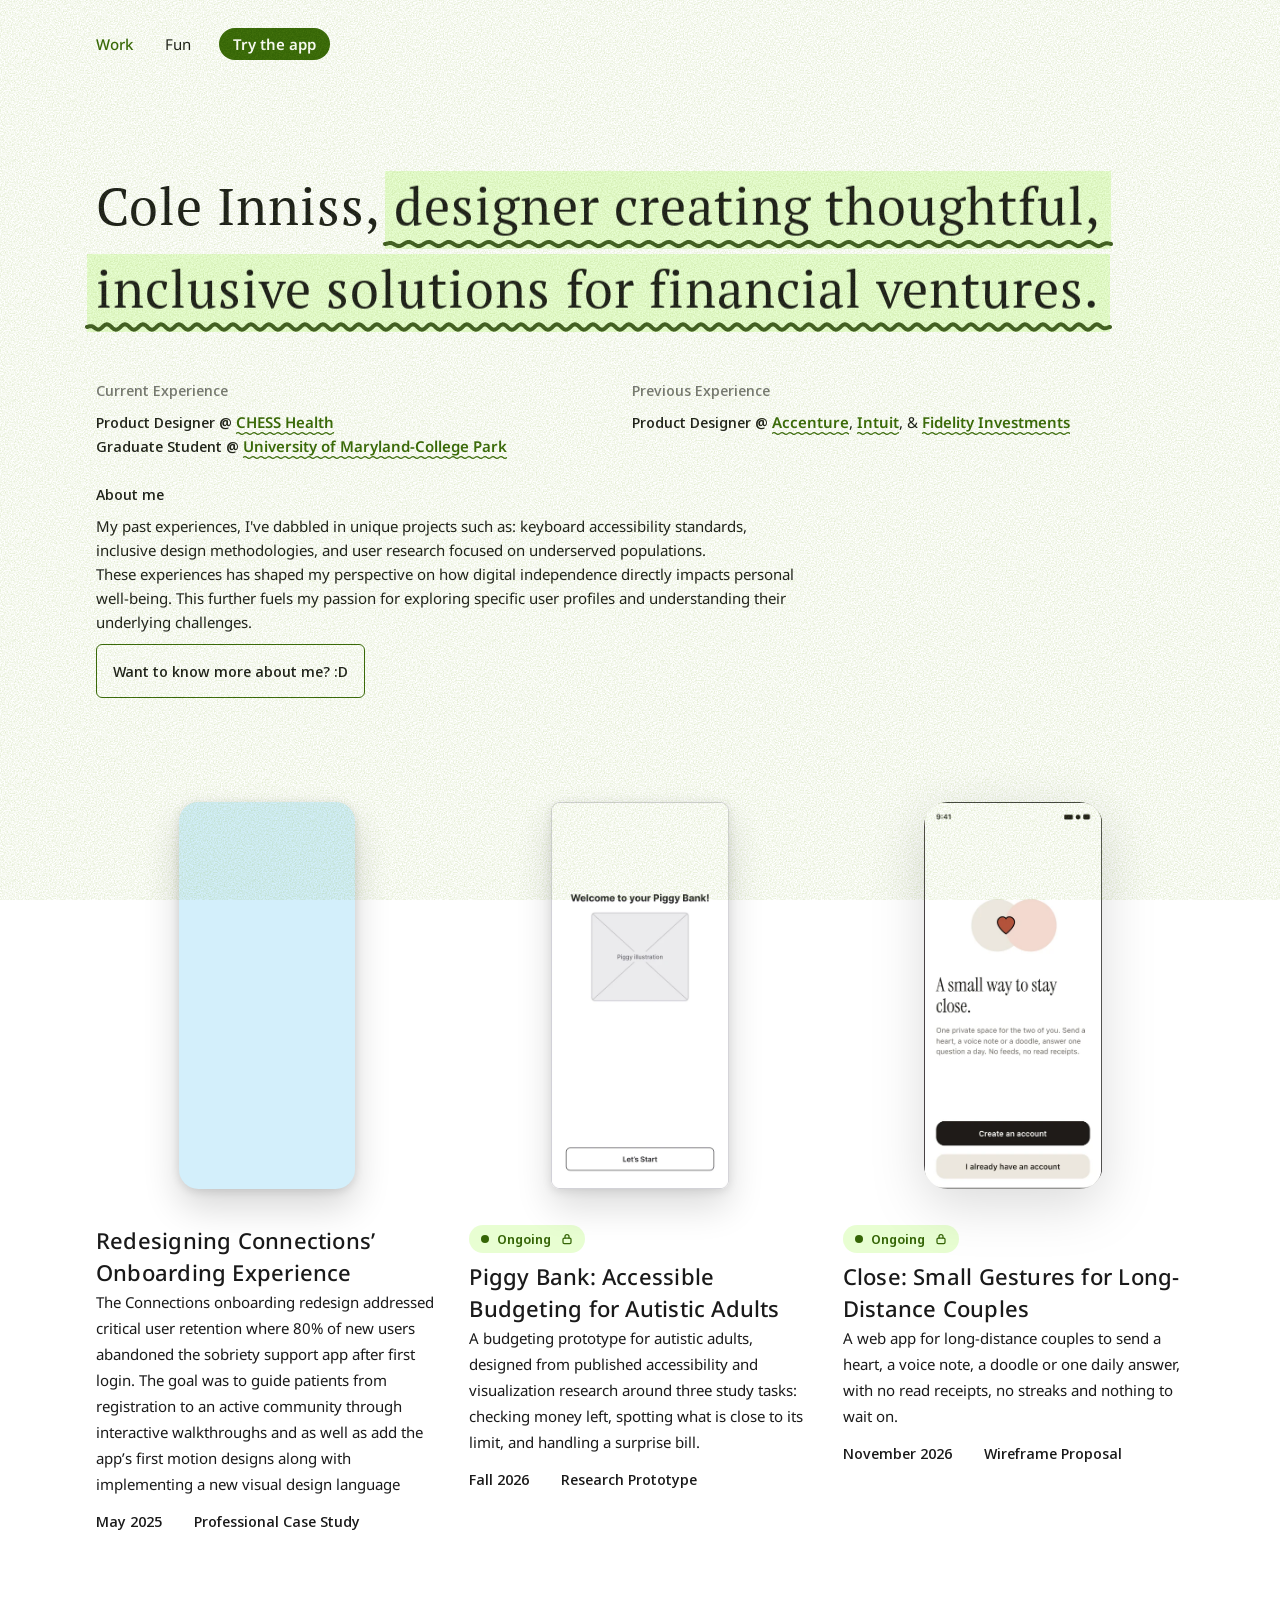
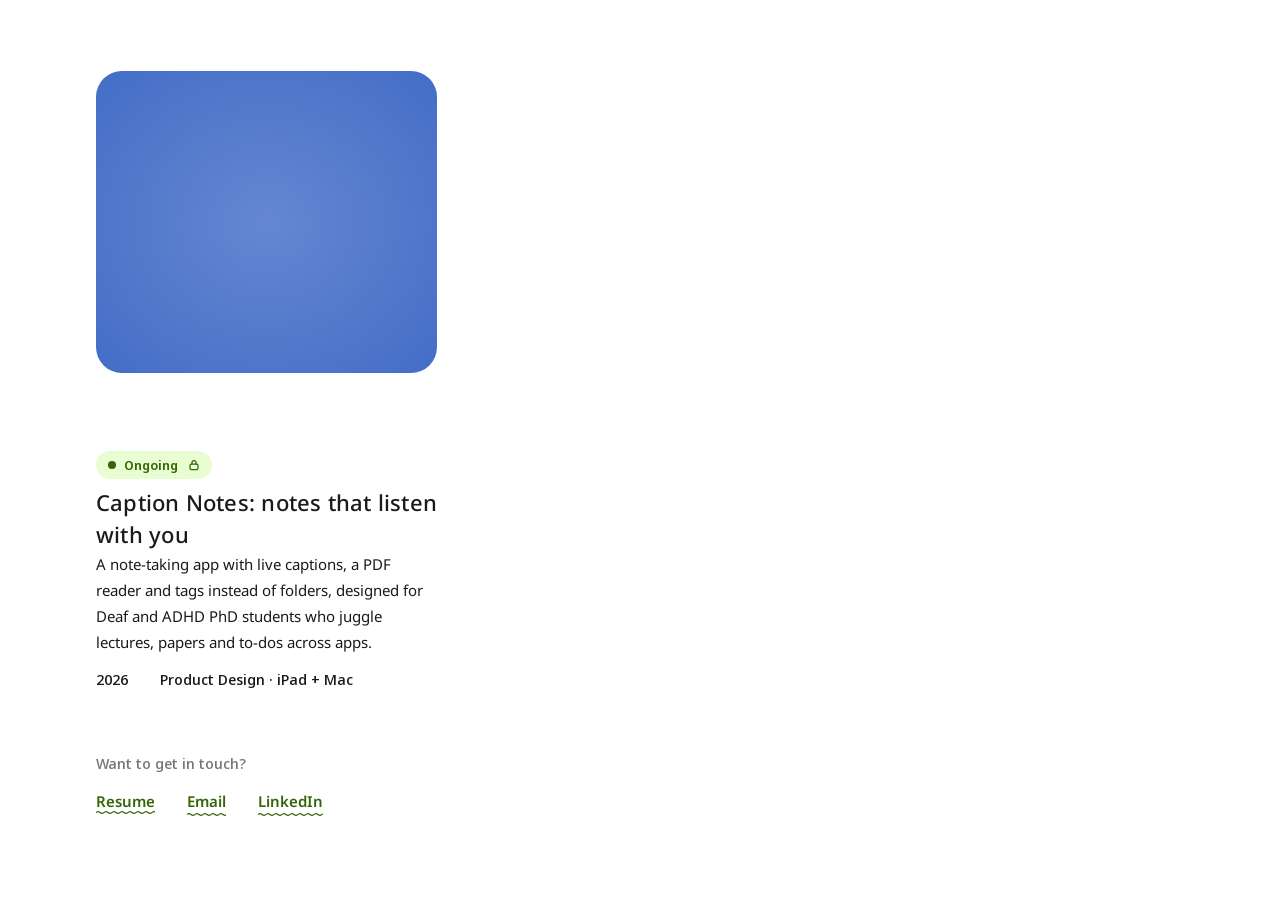
<file: index.html>
<!doctype html>
<html lang="en">
<head>
<meta charset="utf-8">
<meta name="viewport" content="width=device-width, initial-scale=1">
<title>Cole Inniss — Product Designer</title>
<meta name="description" content="Cole Inniss is a product designer and researcher focused on thoughtful, inclusive and accessible solutions.">
<link rel="icon" href="assets/img/favicon.svg" type="image/svg+xml">
<link rel="preconnect" href="https://fonts.googleapis.com">
<link rel="preconnect" href="https://fonts.gstatic.com" crossorigin>
<link href="https://fonts.googleapis.com/css2?family=PT+Serif:wght@400&amp;family=Noto+Sans:ital,wght@0,400;0,500;0,600;0,700;1,400&amp;family=Noto+Sans+Display:wght@500&amp;display=swap" rel="stylesheet">
<link rel="stylesheet" href="assets/css/base.css?v=202611151522">
<link rel="stylesheet" href="assets/css/home.css?v=202611151522">
<script src="assets/js/site.js?v=202611151522" defer></script>
<script src="assets/js/home.js?v=202611151522" defer></script>
</head>
<body>
<div class="page-root toucan-scope" style="min-height: 100vh; background: #FFFFFF; color: #1A1A1A; font-family: 'Noto Sans', 'Segoe UI', sans-serif; box-sizing: border-box">
<div style="max-width: 1178px; margin: 0 auto; padding: 32px 45px 96px; box-sizing: border-box; display: flex; flex-direction: column; position: relative">

<header class="page-shift" style="display: flex; justify-content: space-between; align-items: center; gap: 16px; flex-wrap: wrap; height: 24px">
<nav aria-label="Primary" style="display: flex; gap: 8px; flex-wrap: wrap; margin: -10px 0 -10px -12px">
<a href="#work" aria-current="page" style="font-size: 15px; font-weight: 500; color: #356506; text-decoration: none; padding: 12px; min-height: 44px; box-sizing: border-box; display: inline-flex; align-items: center">Work</a>
<a href="fun/index.html" data-transition style="font-size: 15px; color: #1A1A1A; text-decoration: none; padding: 12px; min-height: 44px; box-sizing: border-box; display: inline-flex; align-items: center">Fun</a>
<a href="fun/close/#/demo" data-transition class="nav-cta" aria-label="Try the app (opens the Close demo in a new tab)"><span>Try the app</span></a>
</nav>
</header>

<div class="page-shift" style="display: flex; flex-direction: column; gap: 48px; padding-top: clamp(48px, 14vw, 108px)"><h1 style="font-family: 'PT Serif', Georgia, serif; font-weight: 400; font-size: clamp(32px, 6vw, 52px); line-height: 1.27; letter-spacing: 0.02em; margin: 0; min-height: 2.54em; max-width: 1088px" data-tagline-host>Cole Inniss, <span class="tagline" aria-hidden="true" style="line-height: 1.6"><span class="tw"><span class="tw-inner in-a" style="animation-delay: 0ms">designer</span></span> <span class="tw"><span class="tw-inner in-a" style="animation-delay: 45ms">creating</span></span> <span class="tw"><span class="tw-inner in-a" style="animation-delay: 90ms">thoughtful,</span></span> <span class="tw"><span class="tw-inner in-a" style="animation-delay: 135ms">inclusive</span></span> <span class="tw"><span class="tw-inner in-a" style="animation-delay: 180ms">solutions</span></span> <span class="tw"><span class="tw-inner in-a" style="animation-delay: 225ms">for</span></span> <span class="tw"><span class="tw-inner in-a" style="animation-delay: 270ms">financial</span></span> <span class="tw"><span class="tw-inner in-a" style="animation-delay: 315ms">ventures.</span></span></span><span class="sr-only">designer creating thoughtful, inclusive solutions for financial ventures.</span></h1>

<div style="display: flex; flex-direction: column; gap: 24px">
<section aria-label="Experience" style="display: flex; flex-wrap: wrap; gap: 24px 48px; font-size: 15px; line-height: 24px; color: #1A1A1A">
<div style="flex: 1 1 360px; max-width: 488px; display: flex; flex-direction: column; gap: 8px">
<h2 style="margin: 0; font-family: 'Noto Sans Display', 'Noto Sans', sans-serif; font-weight: 500; font-size: 15px; line-height: 24px; color: #767676">Current Experience</h2>
<p style="margin: 0"><span style="font-family: 'Noto Sans Display', 'Noto Sans', sans-serif; font-weight: 500">Product Designer @ </span><span class="lp"><a href="#chess" class="text-link" aria-describedby="lp-chess">CHESS Health</a><span class="lp-card" role="tooltip" id="lp-chess"><span class="lp-head"><span class="lp-mono" aria-hidden="true">C</span><span><span class="lp-name">CHESS Health</span><span class="lp-url">chess.health</span></span></span>Digital health company building recovery-support apps for people in addiction treatment and their care teams.<span class="lp-role">Product Designer</span></span></span><br><span style="font-family: 'Noto Sans Display', 'Noto Sans', sans-serif; font-weight: 500">Graduate Student @ </span><span class="lp"><a href="https://ischool.umd.edu/hcim" target="_blank" rel="noopener noreferrer" class="text-link" aria-describedby="lp-umd">University of Maryland-College Park</a><span class="lp-card" role="tooltip" id="lp-umd"><span class="lp-head"><span class="lp-mono" aria-hidden="true">U</span><span><span class="lp-name">University of Maryland, College Park</span><span class="lp-url">ischool.umd.edu/hcim</span></span></span>Master of Science in Human-Computer Interaction (HCIM) at UMD’s College of Information.<span class="lp-role">Graduate Student · HCI Masters</span></span></span></p>
</div>
<div style="flex: 1 1 360px; max-width: 520px; display: flex; flex-direction: column; gap: 8px">
<h2 style="margin: 0; font-family: 'Noto Sans Display', 'Noto Sans', sans-serif; font-weight: 500; font-size: 15px; line-height: 24px; color: #767676">Previous Experience</h2>
<p style="margin: 0"><span style="font-family: 'Noto Sans Display', 'Noto Sans', sans-serif; font-weight: 500">Product Designer @ </span> <span class="lp"><a href="#accenture" class="text-link" aria-describedby="lp-accenture">Accenture</a><span class="lp-card" role="tooltip" id="lp-accenture"><span class="lp-head"><span class="lp-mono" aria-hidden="true">A</span><span><span class="lp-name">Accenture</span><span class="lp-url">accenture.com</span></span></span>Global professional services company working across consulting, technology and operations.<span class="lp-role">S2S Business Analyst : Accessibility Product Designer</span></span></span>, <span class="lp"><a href="#intuit" class="text-link" aria-describedby="lp-intuit">Intuit</a><span class="lp-card" role="tooltip" id="lp-intuit"><span class="lp-head"><span class="lp-mono" aria-hidden="true">I</span><span><span class="lp-name">Intuit</span><span class="lp-url">intuit.com</span></span></span>Financial software company behind TurboTax, QuickBooks and Credit Karma.<span class="lp-role">Accessibility Product Designer</span></span></span>, &amp; <span class="lp"><a href="#fidelity" class="text-link" aria-describedby="lp-fidelity">Fidelity Investments</a><span class="lp-card" role="tooltip" id="lp-fidelity"><span class="lp-head"><span class="lp-mono" aria-hidden="true">F</span><span><span class="lp-name">Fidelity Investments</span><span class="lp-url">fidelity.com</span></span></span>Financial services company for investing, retirement and wealth management.<span class="lp-role">Inclusive UX Design Researcher</span></span></span></p>
</div>
</section>

<section id="about" aria-labelledby="about-label" style="display: flex; flex-direction: column; gap: 10px">
<div style="display: flex; flex-direction: column; gap: 8px">
<h2 id="about-label" style="margin: 0; font-family: 'Noto Sans Display', 'Noto Sans', sans-serif; font-weight: 500; font-size: 15px; line-height: 24px; color: #1A1A1A">About me</h2>
<div style="display: flex; flex-wrap: wrap; gap: 24px 64px; align-items: flex-start">
<div style="flex: 999 1 480px; max-width: 714px; min-width: 0; display: flex; flex-direction: column; font-size: 15px; line-height: 24px; color: #1A1A1A">
<p style="margin: 0">My past experiences, I've dabbled in unique projects such as: keyboard accessibility standards, inclusive design methodologies, and user research focused on underserved populations.</p>
<p style="margin: 0">These experiences has shaped my perspective on how digital independence directly impacts personal well-being. This further fuels my passion for exploring specific user profiles and understanding their underlying challenges.</p>
<div id="about-more" class="about-more">
<div class="about-more-inner">
<p style="margin: 0">I believe that understanding without transactional expectations is essential to creating truly inclusive design solutions. This philosophy drives my commitment to solving complex design problems that is meaningful for the users while also accomplishing business requirements.</p>
</div>
</div>
</div>
<div role="img" aria-label="Cole Inniss in a bakery, in an illustrated gold picture frame" aria-hidden="true" class="about-photo" style="flex: 0 0 200px; width: 200px; background: url(assets/img/about-photo.webp) center / contain no-repeat"></div>
</div>
</div>
<button type="button" class="about-toggle" aria-expanded="false" aria-controls="about-more" data-about-toggle style="align-self: flex-start; display: inline-flex; align-items: center; gap: 10px; padding: 10px; margin-left: -10px; min-height: 52px; font-family: 'Noto Sans Display', 'Noto Sans', sans-serif; font-weight: 500; font-size: 15px; line-height: 32px; color: #1A1A1A; cursor: pointer">
<span class="about-toggle-label">Want to know more about me? :D</span>
</button>
</section>
</div>
</div>

<section id="work" aria-label="Selected work" class="page-shift" style="display: grid; grid-template-columns: repeat(auto-fill, minmax(280px, 1fr)); gap: 72px 32px; align-items: start; padding: 84px 0 56px">

<article class="project-card" style="display: flex; flex-direction: column; gap: 16px; width: 100%; min-width: 0; color: #1A1A1A">

<a href="work/connections/index.html" class="project-cover is-phone" aria-label="Open case study: Redesigning Connections’ Onboarding Experience" draggable="false" data-transition style="display: flex; width: 100%; aspect-ratio: 4 / 5; background: transparent; align-items: center; justify-content: center; text-decoration: none">
<span class="ob-phone" aria-hidden="true"><img class="ob-s" src="assets/img/onboarding/onb-01.webp" alt="" draggable="false" style="animation-delay: 0s"><img class="ob-s" src="assets/img/onboarding/onb-02.webp" alt="" draggable="false" style="animation-delay: 3s"><img class="ob-s" src="assets/img/onboarding/onb-03.webp" alt="" draggable="false" style="animation-delay: 6s"><img class="ob-s" src="assets/img/onboarding/onb-04.webp" alt="" draggable="false" style="animation-delay: 9s"><img class="ob-s" src="assets/img/onboarding/onb-05.webp" alt="" draggable="false" style="animation-delay: 12s"><img class="ob-s" src="assets/img/onboarding/onb-06.webp" alt="" draggable="false" style="animation-delay: 15s"><img class="ob-s" src="assets/img/onboarding/onb-07.webp" alt="" draggable="false" style="animation-delay: 18s"><img class="ob-s" src="assets/img/onboarding/onb-08.webp" alt="" draggable="false" style="animation-delay: 21s"></span>

</a>
<div style="display: flex; flex-direction: column; align-items: flex-start">

<h2 class="project-title" style="margin: 0; font-family: 'Noto Sans', sans-serif; font-size: 22px; line-height: 1.45; letter-spacing: 0.01em; color: #1A1A1A"><a href="work/connections/index.html" class="project-title-link" draggable="false" data-transition style="color: inherit">Redesigning Connections’ Onboarding Experience</a></h2>
<div style="display: flex; flex-direction: column; gap: 8px">
<p style="margin: 0; font-family: 'Noto Sans', sans-serif; font-size: 15px; line-height: 26px; color: #1A1A1A">The Connections onboarding redesign addressed critical user retention where 80% of new users abandoned the sobriety support app after first login. The goal was to guide patients from registration to an active community through interactive walkthroughs and as well as add the app’s first motion designs along with implementing a new visual design language</p>
<div style="display: flex; flex-wrap: wrap; gap: 0 32px; font-family: 'Noto Sans Display', 'Noto Sans', sans-serif; font-weight: 500; font-size: 15px; line-height: 32px; color: #1A1A1A">
<span>May 2025</span>
<span>Professional Case Study</span>
</div>
</div>
</div>
</article>

<article class="project-card" style="display: flex; flex-direction: column; gap: 16px; width: 100%; min-width: 0; color: #1A1A1A">

<a href="work/piggy-bank/index.html" class="project-cover is-phone" aria-label="Open case study: Piggy Bank: Accessible Budgeting for Autistic Adults" draggable="false" data-transition style="display: flex; width: 100%; aspect-ratio: 4 / 5; background: transparent; align-items: center; justify-content: center; text-decoration: none">
<span class="mp pb mp-tile " role="img" aria-label="Piggy Bank onboarding (animated)"><img class="mp-s" src="assets/img/piggy-bank/w01.webp" alt="" draggable="false" style="animation:pbt-0 40.96s linear infinite;"><span class="mp-c" style="left:8.458%;top:89.359%;width:83.333%;height:5.950%;background-image:url(assets/img/piggy-bank/w01.webp);background-size:120.000% 1680.769%;background-position:50.746% 95.012%;animation:pbt-1 40.96s linear infinite;"></span><span class="mp-tap" style="left:50.00%;top:92.33%;animation:pbt-2 40.96s linear infinite;"></span><span class="mp-c" style="left:0.000%;top:0.000%;width:100.000%;height:29.977%;background-image:url(assets/img/piggy-bank/w02.webp);background-size:100.000% 333.588%;background-position:0.000% 0.000%;animation:pbt-3 40.96s linear infinite;"></span><span class="mp-c" style="left:0.000%;top:29.977%;width:100.000%;height:44.966%;background-image:url(assets/img/piggy-bank/w02.webp);background-size:100.000% 222.392%;background-position:0.000% 54.470%;animation:pbt-4 40.96s linear infinite;"></span><span class="mp-c" style="left:0.000%;top:75.057%;width:100.000%;height:24.943%;background-image:url(assets/img/piggy-bank/w02.webp);background-size:100.000% 400.917%;background-position:0.000% 100.000%;animation:pbt-5 40.96s linear infinite;"></span><span class="mp-c" style="left:8.458%;top:89.359%;width:83.333%;height:5.950%;background-image:url(assets/img/piggy-bank/w02.webp);background-size:120.000% 1680.769%;background-position:50.746% 95.012%;animation:pbt-6 40.96s linear infinite;"></span><span class="mp-tap" style="left:50.00%;top:92.33%;animation:pbt-7 40.96s linear infinite;"></span><span class="mp-c" style="left:0.000%;top:0.000%;width:100.000%;height:29.977%;background-image:url(assets/img/piggy-bank/w03.webp);background-size:100.000% 333.588%;background-position:0.000% 0.000%;animation:pbt-8 40.96s linear infinite;"></span><span class="mp-c" style="left:0.000%;top:29.977%;width:100.000%;height:44.966%;background-image:url(assets/img/piggy-bank/w03.webp);background-size:100.000% 222.392%;background-position:0.000% 54.470%;animation:pbt-9 40.96s linear infinite;"></span><span class="mp-c" style="left:0.000%;top:75.057%;width:100.000%;height:24.943%;background-image:url(assets/img/piggy-bank/w03.webp);background-size:100.000% 400.917%;background-position:0.000% 100.000%;animation:pbt-10 40.96s linear infinite;"></span><span class="mp-c" style="left:35.075%;top:17.162%;width:29.851%;height:13.730%;background-image:url(assets/img/piggy-bank/w03.webp);background-size:335.000% 728.333%;background-position:50.000% 19.894%;animation:pbt-11 40.96s linear infinite;"></span><span class="mp-tap" style="left:50.00%;top:24.03%;animation:pbt-12 40.96s linear infinite;"></span><span class="mp-dim" style="animation:pbt-13 40.96s linear infinite;"></span><span class="mp-c" style="left:0.000%;top:52.746%;width:100.000%;height:47.254%;background-image:url(assets/img/piggy-bank/w03s.webp);background-size:100.000% 211.622%;background-position:0.000% 100.000%;animation:pbt-14 40.96s linear infinite;"></span><span class="mp-c" style="left:7.214%;top:78.146%;width:15.920%;height:7.323%;background-image:url(assets/img/piggy-bank/w03s.webp);background-size:628.125% 1365.625%;background-position:8.580% 84.321%;animation:pbt-15 40.96s linear infinite;"></span><span class="mp-tap" style="left:15.17%;top:81.92%;animation:pbt-16 40.96s linear infinite;"></span><span class="mp-c" style="left:8.458%;top:81.350%;width:83.333%;height:5.950%;background-image:url(assets/img/piggy-bank/w03.webp);background-size:120.000% 1680.769%;background-position:50.746% 86.496%;animation:pbt-17 40.96s linear infinite;"></span><span class="mp-tap" style="left:50.00%;top:84.32%;animation:pbt-18 40.96s linear infinite;"></span><span class="mp-c" style="left:0.000%;top:0.000%;width:100.000%;height:29.977%;background-image:url(assets/img/piggy-bank/w04.webp);background-size:100.000% 333.588%;background-position:0.000% 0.000%;animation:pbt-19 40.96s linear infinite;"></span><span class="mp-c" style="left:0.000%;top:29.977%;width:100.000%;height:44.966%;background-image:url(assets/img/piggy-bank/w04.webp);background-size:100.000% 222.392%;background-position:0.000% 54.470%;animation:pbt-20 40.96s linear infinite;"></span><span class="mp-c" style="left:0.000%;top:75.057%;width:100.000%;height:24.943%;background-image:url(assets/img/piggy-bank/w04.webp);background-size:100.000% 400.917%;background-position:0.000% 100.000%;animation:pbt-21 40.96s linear infinite;"></span><span class="mp-c" style="left:8.458%;top:89.359%;width:83.333%;height:5.950%;background-image:url(assets/img/piggy-bank/w04.webp);background-size:120.000% 1680.769%;background-position:50.746% 95.012%;animation:pbt-22 40.96s linear infinite;"></span><span class="mp-tap" style="left:50.00%;top:92.33%;animation:pbt-23 40.96s linear infinite;"></span><span class="mp-c" style="left:0.000%;top:0.000%;width:100.000%;height:29.977%;background-image:url(assets/img/piggy-bank/w05.webp);background-size:100.000% 333.588%;background-position:0.000% 0.000%;animation:pbt-24 40.96s linear infinite;"></span><span class="mp-c" style="left:0.000%;top:29.977%;width:100.000%;height:44.966%;background-image:url(assets/img/piggy-bank/w05.webp);background-size:100.000% 222.392%;background-position:0.000% 54.470%;animation:pbt-25 40.96s linear infinite;"></span><span class="mp-c" style="left:0.000%;top:75.057%;width:100.000%;height:24.943%;background-image:url(assets/img/piggy-bank/w05.webp);background-size:100.000% 400.917%;background-position:0.000% 100.000%;animation:pbt-26 40.96s linear infinite;"></span><span class="mp-c" style="left:8.458%;top:89.359%;width:83.333%;height:5.950%;background-image:url(assets/img/piggy-bank/w05.webp);background-size:120.000% 1680.769%;background-position:50.746% 95.012%;animation:pbt-27 40.96s linear infinite;"></span><span class="mp-tap" style="left:50.00%;top:92.33%;animation:pbt-28 40.96s linear infinite;"></span><span class="mp-c" style="left:0.000%;top:0.000%;width:100.000%;height:29.977%;background-image:url(assets/img/piggy-bank/w06.webp);background-size:100.000% 333.588%;background-position:0.000% 0.000%;animation:pbt-29 40.96s linear infinite;"></span><span class="mp-c" style="left:0.000%;top:29.977%;width:100.000%;height:44.966%;background-image:url(assets/img/piggy-bank/w06.webp);background-size:100.000% 222.392%;background-position:0.000% 54.470%;animation:pbt-30 40.96s linear infinite;"></span><span class="mp-c" style="left:0.000%;top:75.057%;width:100.000%;height:24.943%;background-image:url(assets/img/piggy-bank/w06.webp);background-size:100.000% 400.917%;background-position:0.000% 100.000%;animation:pbt-31 40.96s linear infinite;"></span><span class="mp-c" style="left:34.577%;top:25.400%;width:5.970%;height:2.746%;background-image:url(assets/img/piggy-bank/w06.webp);background-size:1675.000% 3641.667%;background-position:36.772% 26.118%;animation:pbt-32 40.96s linear infinite;"></span><span class="mp-tap" style="left:37.56%;top:26.77%;animation:pbt-33 40.96s linear infinite;"></span><span class="mp-c" style="left:0.000%;top:0.000%;width:100.000%;height:100.000%;background-image:url(assets/img/piggy-bank/w06b.webp);background-size:100.000% 100.000%;background-position:0.000% 0.000%;animation:pbt-34 40.96s linear infinite;"></span><span class="mp-c" style="left:8.458%;top:20.595%;width:83.333%;height:27.574%;background-image:url(assets/img/piggy-bank/w06b.webp);background-size:120.000% 362.656%;background-position:50.746% 28.436%;animation:pbt-35 40.96s linear infinite;"></span><span class="mp-c" style="left:8.458%;top:89.359%;width:83.333%;height:5.950%;background-image:url(assets/img/piggy-bank/w06b.webp);background-size:120.000% 1680.769%;background-position:50.746% 95.012%;animation:pbt-36 40.96s linear infinite;"></span><span class="mp-tap" style="left:50.00%;top:92.33%;animation:pbt-37 40.96s linear infinite;"></span><span class="mp-c" style="left:0.000%;top:0.000%;width:100.000%;height:29.977%;background-image:url(assets/img/piggy-bank/w07.webp);background-size:100.000% 333.588%;background-position:0.000% 0.000%;animation:pbt-38 40.96s linear infinite;"></span><span class="mp-c" style="left:0.000%;top:29.977%;width:100.000%;height:44.966%;background-image:url(assets/img/piggy-bank/w07.webp);background-size:100.000% 222.392%;background-position:0.000% 54.470%;animation:pbt-39 40.96s linear infinite;"></span><span class="mp-c" style="left:0.000%;top:75.057%;width:100.000%;height:24.943%;background-image:url(assets/img/piggy-bank/w07.webp);background-size:100.000% 400.917%;background-position:0.000% 100.000%;animation:pbt-40 40.96s linear infinite;"></span><span class="mp-c" style="left:8.458%;top:89.359%;width:83.333%;height:5.950%;background-image:url(assets/img/piggy-bank/w07.webp);background-size:120.000% 1680.769%;background-position:50.746% 95.012%;animation:pbt-41 40.96s linear infinite;"></span><span class="mp-tap" style="left:50.00%;top:92.33%;animation:pbt-42 40.96s linear infinite;"></span><span class="mp-c" style="left:0.000%;top:0.000%;width:100.000%;height:29.977%;background-image:url(assets/img/piggy-bank/w08.webp);background-size:100.000% 333.588%;background-position:0.000% 0.000%;animation:pbt-43 40.96s linear infinite;"></span><span class="mp-c" style="left:0.000%;top:29.977%;width:100.000%;height:44.966%;background-image:url(assets/img/piggy-bank/w08.webp);background-size:100.000% 222.392%;background-position:0.000% 54.470%;animation:pbt-44 40.96s linear infinite;"></span><span class="mp-c" style="left:0.000%;top:75.057%;width:100.000%;height:24.943%;background-image:url(assets/img/piggy-bank/w08.webp);background-size:100.000% 400.917%;background-position:0.000% 100.000%;animation:pbt-45 40.96s linear infinite;"></span><span class="mp-c" style="left:31.343%;top:27.117%;width:37.313%;height:6.636%;background-image:url(assets/img/piggy-bank/w08.webp);background-size:268.000% 1506.897%;background-position:50.000% 29.044%;animation:pbt-46 40.96s linear infinite;"></span><span class="mp-tap" style="left:50.00%;top:30.43%;animation:pbt-47 40.96s linear infinite;"></span><span class="mp-c" style="left:0.000%;top:0.000%;width:100.000%;height:100.000%;background-image:url(assets/img/piggy-bank/w08b.webp);background-size:100.000% 100.000%;background-position:0.000% 0.000%;animation:pbt-48 40.96s linear infinite;"></span><span class="mp-c" style="left:31.343%;top:23.112%;width:37.313%;height:6.865%;background-image:url(assets/img/piggy-bank/w08b.webp);background-size:268.000% 1456.667%;background-position:50.000% 24.816%;animation:pbt-49 40.96s linear infinite;"></span><span class="mp-c" style="left:0.000%;top:68.650%;width:100.000%;height:31.350%;background-image:url(assets/img/piggy-bank/w08k.webp);background-size:100.000% 318.978%;background-position:0.000% 100.000%;animation:pbt-50 40.96s linear infinite;"></span><span class="mp-c" style="left:64.677%;top:88.787%;width:24.876%;height:5.492%;background-image:url(assets/img/piggy-bank/w08k.webp);background-size:402.000% 1820.833%;background-position:86.093% 93.947%;animation:pbt-51 40.96s linear infinite;"></span><span class="mp-tap" style="left:68.66%;top:90.96%;animation:pbt-52 40.96s linear infinite;"></span><span class="mp-c" style="left:8.458%;top:81.579%;width:83.333%;height:5.950%;background-image:url(assets/img/piggy-bank/w08.webp);background-size:120.000% 1680.769%;background-position:50.746% 86.740%;animation:pbt-53 40.96s linear infinite;"></span><span class="mp-tap" style="left:50.00%;top:84.44%;animation:pbt-54 40.96s linear infinite;"></span><span class="mp-c" style="left:0.000%;top:0.000%;width:100.000%;height:29.977%;background-image:url(assets/img/piggy-bank/w09.webp);background-size:100.000% 333.588%;background-position:0.000% 0.000%;animation:pbt-55 40.96s linear infinite;"></span><span class="mp-c" style="left:0.000%;top:29.977%;width:100.000%;height:44.966%;background-image:url(assets/img/piggy-bank/w09.webp);background-size:100.000% 222.392%;background-position:0.000% 54.470%;animation:pbt-56 40.96s linear infinite;"></span><span class="mp-c" style="left:0.000%;top:75.057%;width:100.000%;height:24.943%;background-image:url(assets/img/piggy-bank/w09.webp);background-size:100.000% 400.917%;background-position:0.000% 100.000%;animation:pbt-57 40.96s linear infinite;"></span><span class="mp-c" style="left:8.458%;top:34.211%;width:83.333%;height:5.378%;background-image:url(assets/img/piggy-bank/w09.webp);background-size:120.000% 1859.574%;background-position:50.746% 36.155%;animation:pbt-58 40.96s linear infinite;"></span><span class="mp-tap" style="left:50.00%;top:36.84%;animation:pbt-59 40.96s linear infinite;"></span><span class="mp-c" style="left:0.000%;top:0.000%;width:100.000%;height:100.000%;background-image:url(assets/img/piggy-bank/w09b.webp);background-size:100.000% 100.000%;background-position:0.000% 0.000%;animation:pbt-60 40.96s linear infinite;"></span><span class="mp-c" style="left:8.458%;top:34.211%;width:83.333%;height:5.606%;background-image:url(assets/img/piggy-bank/w09b.webp);background-size:120.000% 1783.673%;background-position:50.746% 36.242%;animation:pbt-61 40.96s linear infinite;"></span><span class="mp-c" style="left:8.458%;top:81.579%;width:83.333%;height:5.950%;background-image:url(assets/img/piggy-bank/w09b.webp);background-size:120.000% 1680.769%;background-position:50.746% 86.740%;animation:pbt-62 40.96s linear infinite;"></span><span class="mp-tap" style="left:50.00%;top:84.44%;animation:pbt-63 40.96s linear infinite;"></span><span class="mp-c" style="left:0.000%;top:0.000%;width:100.000%;height:29.977%;background-image:url(assets/img/piggy-bank/w10.webp);background-size:100.000% 333.588%;background-position:0.000% 0.000%;animation:pbt-64 40.96s linear infinite;"></span><span class="mp-c" style="left:0.000%;top:29.977%;width:100.000%;height:44.966%;background-image:url(assets/img/piggy-bank/w10.webp);background-size:100.000% 222.392%;background-position:0.000% 54.470%;animation:pbt-65 40.96s linear infinite;"></span><span class="mp-c" style="left:0.000%;top:75.057%;width:100.000%;height:24.943%;background-image:url(assets/img/piggy-bank/w10.webp);background-size:100.000% 400.917%;background-position:0.000% 100.000%;animation:pbt-66 40.96s linear infinite;"></span><span class="mp-c" style="left:72.139%;top:49.199%;width:12.935%;height:5.950%;background-image:url(assets/img/piggy-bank/w10.webp);background-size:773.077% 1680.769%;background-position:82.857% 52.311%;animation:pbt-67 40.96s linear infinite;"></span><span class="mp-tap" style="left:78.61%;top:52.06%;animation:pbt-68 40.96s linear infinite;"></span><span class="mp-c" style="left:0.000%;top:0.000%;width:100.000%;height:100.000%;background-image:url(assets/img/piggy-bank/w10b.webp);background-size:100.000% 100.000%;background-position:0.000% 0.000%;animation:pbt-69 40.96s linear infinite;"></span><span class="mp-c" style="left:8.458%;top:19.680%;width:83.333%;height:43.478%;background-image:url(assets/img/piggy-bank/w10b.webp);background-size:120.000% 230.000%;background-position:50.746% 34.818%;animation:pbt-70 40.96s linear infinite;"></span><span class="mp-c" style="left:8.458%;top:81.579%;width:83.333%;height:5.950%;background-image:url(assets/img/piggy-bank/w10b.webp);background-size:120.000% 1680.769%;background-position:50.746% 86.740%;animation:pbt-71 40.96s linear infinite;"></span><span class="mp-tap" style="left:50.00%;top:84.44%;animation:pbt-72 40.96s linear infinite;"></span><span class="mp-c" style="left:0.000%;top:0.000%;width:100.000%;height:29.977%;background-image:url(assets/img/piggy-bank/w11.webp);background-size:100.000% 333.588%;background-position:0.000% 0.000%;animation:pbt-73 40.96s linear infinite;"></span><span class="mp-c" style="left:0.000%;top:29.977%;width:100.000%;height:44.966%;background-image:url(assets/img/piggy-bank/w11.webp);background-size:100.000% 222.392%;background-position:0.000% 54.470%;animation:pbt-74 40.96s linear infinite;"></span><span class="mp-c" style="left:0.000%;top:75.057%;width:100.000%;height:24.943%;background-image:url(assets/img/piggy-bank/w11.webp);background-size:100.000% 400.917%;background-position:0.000% 100.000%;animation:pbt-75 40.96s linear infinite;"></span><span class="mp-c" style="left:8.458%;top:81.579%;width:83.333%;height:5.950%;background-image:url(assets/img/piggy-bank/w11.webp);background-size:120.000% 1680.769%;background-position:50.746% 86.740%;animation:pbt-76 40.96s linear infinite;"></span><span class="mp-tap" style="left:50.00%;top:84.44%;animation:pbt-77 40.96s linear infinite;"></span><span class="mp-c" style="left:0.000%;top:0.000%;width:100.000%;height:29.977%;background-image:url(assets/img/piggy-bank/w12.webp);background-size:100.000% 333.588%;background-position:0.000% 0.000%;animation:pbt-78 40.96s linear infinite;"></span><span class="mp-c" style="left:0.000%;top:29.977%;width:100.000%;height:44.966%;background-image:url(assets/img/piggy-bank/w12.webp);background-size:100.000% 222.392%;background-position:0.000% 54.470%;animation:pbt-79 40.96s linear infinite;"></span><span class="mp-c" style="left:0.000%;top:75.057%;width:100.000%;height:24.943%;background-image:url(assets/img/piggy-bank/w12.webp);background-size:100.000% 400.917%;background-position:0.000% 100.000%;animation:pbt-80 40.96s linear infinite;"></span></span>

</a>
<div style="display: flex; flex-direction: column; align-items: flex-start">
<span class="cs-badge" style="margin-bottom: 8px">Ongoing<svg width="12" height="12" viewBox="0 0 24 24" fill="none" stroke="currentColor" stroke-width="2.5" stroke-linecap="round" stroke-linejoin="round" role="img" aria-label="password protected" style="margin-left: 2px"><rect x="4" y="10" width="16" height="11" rx="2.5"></rect><path d="M8 10V7a4 4 0 0 1 8 0v3"></path></svg></span>
<h2 class="project-title" style="margin: 0; font-family: 'Noto Sans', sans-serif; font-size: 22px; line-height: 1.45; letter-spacing: 0.01em; color: #1A1A1A"><a href="work/piggy-bank/index.html" class="project-title-link" draggable="false" data-transition style="color: inherit">Piggy Bank: Accessible Budgeting for Autistic Adults</a></h2>
<div style="display: flex; flex-direction: column; gap: 8px">
<p style="margin: 0; font-family: 'Noto Sans', sans-serif; font-size: 15px; line-height: 26px; color: #1A1A1A">A budgeting prototype for autistic adults, designed from published accessibility and visualization research around three study tasks: checking money left, spotting what is close to its limit, and handling a surprise bill.</p>
<div style="display: flex; flex-wrap: wrap; gap: 0 32px; font-family: 'Noto Sans Display', 'Noto Sans', sans-serif; font-weight: 500; font-size: 15px; line-height: 32px; color: #1A1A1A">
<span>Fall 2026</span>
<span>Research Prototype</span>
</div>
</div>
</div>
</article>

<article class="project-card" style="display: flex; flex-direction: column; gap: 16px; width: 100%; min-width: 0; color: #1A1A1A">

<a href="work/close/index.html" class="project-cover is-phone" aria-label="Open case study: Close: Small Gestures for Long-Distance Couples" draggable="false" data-transition style="display: flex; width: 100%; aspect-ratio: 4 / 5; background: transparent; align-items: center; justify-content: center; text-decoration: none">
<span class="mp cl mp-tile " role="img" aria-label="Close daily loop (animated)"><img class="mp-s" src="assets/img/close/landing.webp" alt="" draggable="false" style="animation:clt-0 35.05s linear infinite;"><span class="mp-c" style="left:6.667%;top:82.378%;width:86.364%;height:6.294%;background-image:url(assets/img/close/landing.webp);background-size:115.789% 1588.889%;background-position:48.889% 87.910%;animation:clt-1 35.05s linear infinite;"></span><span class="mp-tap" style="left:50.00%;top:85.59%;animation:clt-2 35.05s linear infinite;"></span><span class="mp-c" style="left:0.000%;top:0.000%;width:100.000%;height:29.930%;background-image:url(assets/img/close/signup.webp);background-size:100.000% 334.112%;background-position:0.000% 0.000%;animation:clt-3 35.05s linear infinite;"></span><span class="mp-c" style="left:0.000%;top:29.930%;width:100.000%;height:45.035%;background-image:url(assets/img/close/signup.webp);background-size:100.000% 222.050%;background-position:0.000% 54.453%;animation:clt-4 35.05s linear infinite;"></span><span class="mp-c" style="left:0.000%;top:74.965%;width:100.000%;height:25.035%;background-image:url(assets/img/close/signup.webp);background-size:100.000% 399.441%;background-position:0.000% 100.000%;animation:clt-5 35.05s linear infinite;"></span><span class="mp-c" style="left:6.667%;top:86.713%;width:86.364%;height:6.154%;background-image:url(assets/img/close/signup.webp);background-size:115.789% 1625.000%;background-position:48.889% 92.399%;animation:clt-6 35.05s linear infinite;"></span><span class="mp-tap" style="left:50.00%;top:89.79%;animation:clt-7 35.05s linear infinite;"></span><span class="mp-c" style="left:0.000%;top:0.000%;width:100.000%;height:29.930%;background-image:url(assets/img/close/invite.webp);background-size:100.000% 334.112%;background-position:0.000% 0.000%;animation:clt-8 35.05s linear infinite;"></span><span class="mp-c" style="left:0.000%;top:29.930%;width:100.000%;height:45.035%;background-image:url(assets/img/close/invite.webp);background-size:100.000% 222.050%;background-position:0.000% 54.453%;animation:clt-9 35.05s linear infinite;"></span><span class="mp-c" style="left:0.000%;top:74.965%;width:100.000%;height:25.035%;background-image:url(assets/img/close/invite.webp);background-size:100.000% 399.441%;background-position:0.000% 100.000%;animation:clt-10 35.05s linear infinite;"></span><span class="mp-c" style="left:6.667%;top:44.615%;width:86.364%;height:6.154%;background-image:url(assets/img/close/invite.webp);background-size:115.789% 1625.000%;background-position:48.889% 47.541%;animation:clt-11 35.05s linear infinite;"></span><span class="mp-tap" style="left:50.00%;top:47.69%;animation:clt-12 35.05s linear infinite;"></span><span class="mp-c" style="left:0.000%;top:0.000%;width:100.000%;height:29.930%;background-image:url(assets/img/close/home.webp);background-size:100.000% 334.112%;background-position:0.000% 0.000%;animation:clt-13 35.05s linear infinite;"></span><span class="mp-c" style="left:0.000%;top:29.930%;width:100.000%;height:45.035%;background-image:url(assets/img/close/home.webp);background-size:100.000% 222.050%;background-position:0.000% 54.453%;animation:clt-14 35.05s linear infinite;"></span><span class="mp-c" style="left:0.000%;top:74.965%;width:100.000%;height:25.035%;background-image:url(assets/img/close/home.webp);background-size:100.000% 399.441%;background-position:0.000% 100.000%;animation:clt-15 35.05s linear infinite;"></span><span class="mp-c" style="left:31.515%;top:17.622%;width:37.273%;height:17.203%;background-image:url(assets/img/close/home.webp);background-size:268.293% 581.301%;background-position:50.242% 21.284%;animation:clt-16 35.05s linear infinite;"></span><span class="mp-tap" style="left:50.30%;top:27.83%;animation:clt-17 35.05s linear infinite;"></span><span class="mp-ring" style="left:50.30%;top:26.29%;width:45.45%;border-color:#BA5438;animation:clt-18 35.05s linear infinite;"></span><span class="mp-ring" style="left:50.30%;top:26.29%;width:45.45%;border-color:#BA5438;animation:clt-19 35.05s linear infinite;"></span><span class="mp-c" style="left:0.000%;top:0.000%;width:100.000%;height:100.000%;background-image:url(assets/img/close/sent.webp);background-size:100.000% 100.000%;background-position:0.000% 0.000%;animation:clt-20 35.05s linear infinite;"></span><span class="mp-c" style="left:31.515%;top:17.622%;width:37.273%;height:17.203%;background-image:url(assets/img/close/sent.webp);background-size:268.293% 581.301%;background-position:50.242% 21.284%;animation:clt-21 35.05s linear infinite;"></span><span class="mp-c" style="left:6.667%;top:62.657%;width:41.515%;height:8.811%;background-image:url(assets/img/close/home.webp);background-size:240.876% 1134.921%;background-position:11.399% 68.712%;animation:clt-22 35.05s linear infinite;"></span><span class="mp-tap" style="left:27.58%;top:67.13%;animation:clt-23 35.05s linear infinite;"></span><span class="mp-c" style="left:0.000%;top:0.000%;width:100.000%;height:29.930%;background-image:url(assets/img/close/voice.webp);background-size:100.000% 334.112%;background-position:0.000% 0.000%;animation:clt-24 35.05s linear infinite;"></span><span class="mp-c" style="left:0.000%;top:29.930%;width:100.000%;height:45.035%;background-image:url(assets/img/close/voice.webp);background-size:100.000% 222.050%;background-position:0.000% 54.453%;animation:clt-25 35.05s linear infinite;"></span><span class="mp-c" style="left:0.000%;top:74.965%;width:100.000%;height:25.035%;background-image:url(assets/img/close/voice.webp);background-size:100.000% 399.441%;background-position:0.000% 100.000%;animation:clt-26 35.05s linear infinite;"></span><span class="mp-c" style="left:6.667%;top:91.049%;width:86.364%;height:6.294%;background-image:url(assets/img/close/voice.webp);background-size:115.789% 1588.889%;background-position:48.889% 97.164%;animation:clt-27 35.05s linear infinite;"></span><span class="mp-tap" style="left:50.00%;top:94.13%;animation:clt-28 35.05s linear infinite;"></span><span class="mp-c" style="left:0.000%;top:0.000%;width:100.000%;height:100.000%;background-image:url(assets/img/close/vdim.webp);background-size:100.000% 100.000%;background-position:0.000% 0.000%;animation:clt-29 35.05s linear infinite;"></span><span class="mp-c" style="left:0.000%;top:0.000%;width:100.000%;height:65.035%;background-image:url(assets/img/close/vdim.webp);background-size:100.000% 153.763%;background-position:0.000% 0.000%;animation:clt-30 35.05s linear infinite;"></span><span class="mp-c" style="left:0.000%;top:64.755%;width:100.000%;height:35.245%;background-image:url(assets/img/close/vsched.webp);background-size:100.000% 283.730%;background-position:0.000% 100.000%;animation:clt-31 35.05s linear infinite;"></span><span class="mp-c" style="left:6.667%;top:81.119%;width:86.364%;height:5.594%;background-image:url(assets/img/close/vsched.webp);background-size:115.789% 1787.500%;background-position:48.889% 85.926%;animation:clt-32 35.05s linear infinite;"></span><span class="mp-tap" style="left:48.79%;top:83.92%;animation:clt-33 35.05s linear infinite;"></span><span class="mp-c" style="left:0.000%;top:0.000%;width:100.000%;height:29.930%;background-image:url(assets/img/close/home.webp);background-size:100.000% 334.112%;background-position:0.000% 0.000%;animation:clt-34 35.05s linear infinite;"></span><span class="mp-c" style="left:0.000%;top:29.930%;width:100.000%;height:45.035%;background-image:url(assets/img/close/home.webp);background-size:100.000% 222.050%;background-position:0.000% 54.453%;animation:clt-35 35.05s linear infinite;"></span><span class="mp-c" style="left:0.000%;top:74.965%;width:100.000%;height:25.035%;background-image:url(assets/img/close/home.webp);background-size:100.000% 399.441%;background-position:0.000% 100.000%;animation:clt-36 35.05s linear infinite;"></span><span class="mp-c" style="left:51.515%;top:62.657%;width:41.515%;height:8.811%;background-image:url(assets/img/close/home.webp);background-size:240.876% 1134.921%;background-position:88.083% 68.712%;animation:clt-37 35.05s linear infinite;"></span><span class="mp-tap" style="left:72.42%;top:67.13%;animation:clt-38 35.05s linear infinite;"></span><span class="mp-c" style="left:0.000%;top:0.000%;width:100.000%;height:29.930%;background-image:url(assets/img/close/doodle.webp);background-size:100.000% 334.112%;background-position:0.000% 0.000%;animation:clt-39 35.05s linear infinite;"></span><span class="mp-c" style="left:0.000%;top:29.930%;width:100.000%;height:45.035%;background-image:url(assets/img/close/doodle.webp);background-size:100.000% 222.050%;background-position:0.000% 54.453%;animation:clt-40 35.05s linear infinite;"></span><span class="mp-c" style="left:0.000%;top:74.965%;width:100.000%;height:25.035%;background-image:url(assets/img/close/doodle.webp);background-size:100.000% 399.441%;background-position:0.000% 100.000%;animation:clt-41 35.05s linear infinite;"></span><span class="mp-c" style="left:6.667%;top:91.049%;width:86.364%;height:6.294%;background-image:url(assets/img/close/doodle.webp);background-size:115.789% 1588.889%;background-position:48.889% 97.164%;animation:clt-42 35.05s linear infinite;"></span><span class="mp-tap" style="left:50.00%;top:94.13%;animation:clt-43 35.05s linear infinite;"></span><span class="mp-c" style="left:0.000%;top:0.000%;width:100.000%;height:29.930%;background-image:url(assets/img/close/home.webp);background-size:100.000% 334.112%;background-position:0.000% 0.000%;animation:clt-44 35.05s linear infinite;"></span><span class="mp-c" style="left:0.000%;top:29.930%;width:100.000%;height:45.035%;background-image:url(assets/img/close/home.webp);background-size:100.000% 222.050%;background-position:0.000% 54.453%;animation:clt-45 35.05s linear infinite;"></span><span class="mp-c" style="left:0.000%;top:74.965%;width:100.000%;height:25.035%;background-image:url(assets/img/close/home.webp);background-size:100.000% 399.441%;background-position:0.000% 100.000%;animation:clt-46 35.05s linear infinite;"></span><span class="mp-c" style="left:6.667%;top:51.608%;width:86.364%;height:9.091%;background-image:url(assets/img/close/home.webp);background-size:115.789% 1100.000%;background-position:48.889% 56.769%;animation:clt-47 35.05s linear infinite;"></span><span class="mp-tap" style="left:50.00%;top:56.08%;animation:clt-48 35.05s linear infinite;"></span><span class="mp-c" style="left:0.000%;top:0.000%;width:100.000%;height:29.930%;background-image:url(assets/img/close/ritual.webp);background-size:100.000% 334.112%;background-position:0.000% 0.000%;animation:clt-49 35.05s linear infinite;"></span><span class="mp-c" style="left:0.000%;top:29.930%;width:100.000%;height:45.035%;background-image:url(assets/img/close/ritual.webp);background-size:100.000% 222.050%;background-position:0.000% 54.453%;animation:clt-50 35.05s linear infinite;"></span><span class="mp-c" style="left:0.000%;top:74.965%;width:100.000%;height:25.035%;background-image:url(assets/img/close/ritual.webp);background-size:100.000% 399.441%;background-position:0.000% 100.000%;animation:clt-51 35.05s linear infinite;"></span><span class="mp-c" style="left:6.667%;top:91.049%;width:86.364%;height:6.294%;background-image:url(assets/img/close/ritual.webp);background-size:115.789% 1588.889%;background-position:48.889% 97.164%;animation:clt-52 35.05s linear infinite;"></span><span class="mp-tap" style="left:50.00%;top:94.13%;animation:clt-53 35.05s linear infinite;"></span><span class="mp-c" style="left:0.000%;top:0.000%;width:100.000%;height:100.000%;background-image:url(assets/img/close/sealed.webp);background-size:100.000% 100.000%;background-position:0.000% 0.000%;animation:clt-54 35.05s linear infinite;"></span><span class="mp-c" style="left:6.667%;top:24.895%;width:86.364%;height:10.070%;background-image:url(assets/img/close/sealed.webp);background-size:115.789% 993.056%;background-position:48.889% 27.683%;animation:clt-55 35.05s linear infinite;"></span><span class="mp-c" style="left:0.000%;top:0.000%;width:100.000%;height:100.000%;background-image:url(assets/img/close/reveal.webp);background-size:100.000% 100.000%;background-position:0.000% 0.000%;animation:clt-56 35.05s linear infinite;"></span><span class="mp-c" style="left:6.667%;top:22.378%;width:86.364%;height:30.070%;background-image:url(assets/img/close/reveal.webp);background-size:115.789% 332.558%;background-position:48.889% 32.000%;animation:clt-57 35.05s linear infinite;"></span><span class="mp-c" style="left:6.667%;top:91.049%;width:86.364%;height:6.294%;background-image:url(assets/img/close/reveal.webp);background-size:115.789% 1588.889%;background-position:48.889% 97.164%;animation:clt-58 35.05s linear infinite;"></span><span class="mp-tap" style="left:50.00%;top:94.13%;animation:clt-59 35.05s linear infinite;"></span><span class="mp-c" style="left:0.000%;top:0.000%;width:100.000%;height:29.930%;background-image:url(assets/img/close/home.webp);background-size:100.000% 334.112%;background-position:0.000% 0.000%;animation:clt-60 35.05s linear infinite;"></span><span class="mp-c" style="left:0.000%;top:29.930%;width:100.000%;height:45.035%;background-image:url(assets/img/close/home.webp);background-size:100.000% 222.050%;background-position:0.000% 54.453%;animation:clt-61 35.05s linear infinite;"></span><span class="mp-c" style="left:0.000%;top:74.965%;width:100.000%;height:25.035%;background-image:url(assets/img/close/home.webp);background-size:100.000% 399.441%;background-position:0.000% 100.000%;animation:clt-62 35.05s linear infinite;"></span><span class="mp-c" style="left:39.394%;top:90.909%;width:18.182%;height:5.594%;background-image:url(assets/img/close/home.webp);background-size:550.000% 1787.500%;background-position:48.148% 96.296%;animation:clt-63 35.05s linear infinite;"></span><span class="mp-tap" style="left:48.48%;top:93.57%;animation:clt-64 35.05s linear infinite;"></span><span class="mp-c" style="left:0.000%;top:0.000%;width:100.000%;height:100.000%;background-image:url(assets/img/close/keep.webp);background-size:100.000% 100.000%;background-position:0.000% 0.000%;animation:clt-65 35.05s linear infinite;"></span><span class="mp-c" style="left:39.394%;top:90.909%;width:18.182%;height:5.594%;background-image:url(assets/img/close/keep.webp);background-size:550.000% 1787.500%;background-position:48.148% 96.296%;animation:clt-66 35.05s linear infinite;"></span><span class="mp-c" style="left:6.667%;top:28.811%;width:86.364%;height:37.483%;background-image:url(assets/img/close/keep.webp);background-size:115.789% 266.791%;background-position:48.889% 46.085%;animation:clt-67 35.05s linear infinite;"></span><span class="mp-tap" style="left:50.00%;top:47.55%;animation:clt-68 35.05s linear infinite;"></span><span class="mp-c" style="left:0.000%;top:0.000%;width:100.000%;height:29.930%;background-image:url(assets/img/close/month.webp);background-size:100.000% 334.112%;background-position:0.000% 0.000%;animation:clt-69 35.05s linear infinite;"></span><span class="mp-c" style="left:0.000%;top:29.930%;width:100.000%;height:45.035%;background-image:url(assets/img/close/month.webp);background-size:100.000% 222.050%;background-position:0.000% 54.453%;animation:clt-70 35.05s linear infinite;"></span><span class="mp-c" style="left:0.000%;top:74.965%;width:100.000%;height:25.035%;background-image:url(assets/img/close/month.webp);background-size:100.000% 399.441%;background-position:0.000% 100.000%;animation:clt-71 35.05s linear infinite;"></span></span>

</a>
<div style="display: flex; flex-direction: column; align-items: flex-start">
<span class="cs-badge" style="margin-bottom: 8px">Ongoing<svg width="12" height="12" viewBox="0 0 24 24" fill="none" stroke="currentColor" stroke-width="2.5" stroke-linecap="round" stroke-linejoin="round" role="img" aria-label="password protected" style="margin-left: 2px"><rect x="4" y="10" width="16" height="11" rx="2.5"></rect><path d="M8 10V7a4 4 0 0 1 8 0v3"></path></svg></span>
<h2 class="project-title" style="margin: 0; font-family: 'Noto Sans', sans-serif; font-size: 22px; line-height: 1.45; letter-spacing: 0.01em; color: #1A1A1A"><a href="work/close/index.html" class="project-title-link" draggable="false" data-transition style="color: inherit">Close: Small Gestures for Long-Distance Couples</a></h2>
<div style="display: flex; flex-direction: column; gap: 8px">
<p style="margin: 0; font-family: 'Noto Sans', sans-serif; font-size: 15px; line-height: 26px; color: #1A1A1A">A web app for long-distance couples to send a heart, a voice note, a doodle or one daily answer, with no read receipts, no streaks and nothing to wait on.</p>
<div style="display: flex; flex-wrap: wrap; gap: 0 32px; font-family: 'Noto Sans Display', 'Noto Sans', sans-serif; font-weight: 500; font-size: 15px; line-height: 32px; color: #1A1A1A">
<span>November 2026</span>
<span>Wireframe Proposal</span>
</div>
</div>
</div>
</article>

<article class="project-card" style="display: flex; flex-direction: column; gap: 16px; width: 100%; min-width: 0; color: #1A1A1A">

<a href="work/caption-notes/index.html" class="project-cover is-phone" aria-label="Open case study: Caption Notes: notes that listen with you" draggable="false" data-transition style="display: flex; width: 100%; aspect-ratio: 4 / 5; background: transparent; align-items: center; justify-content: center; text-decoration: none">

<span class="cn-tile" role="img" aria-label="Caption Notes logo, coming soon"></span>
</a>
<div style="display: flex; flex-direction: column; align-items: flex-start">
<span class="cs-badge" style="margin-bottom: 8px">Ongoing<svg width="12" height="12" viewBox="0 0 24 24" fill="none" stroke="currentColor" stroke-width="2.5" stroke-linecap="round" stroke-linejoin="round" role="img" aria-label="password protected" style="margin-left: 2px"><rect x="4" y="10" width="16" height="11" rx="2.5"></rect><path d="M8 10V7a4 4 0 0 1 8 0v3"></path></svg></span>
<h2 class="project-title" style="margin: 0; font-family: 'Noto Sans', sans-serif; font-size: 22px; line-height: 1.45; letter-spacing: 0.01em; color: #1A1A1A"><a href="work/caption-notes/index.html" class="project-title-link" draggable="false" data-transition style="color: inherit">Caption Notes: notes that listen with you</a></h2>
<div style="display: flex; flex-direction: column; gap: 8px">
<p style="margin: 0; font-family: 'Noto Sans', sans-serif; font-size: 15px; line-height: 26px; color: #1A1A1A">A note-taking app with live captions, a PDF reader and tags instead of folders, designed for Deaf and ADHD PhD students who juggle lectures, papers and to-dos across apps.</p>
<div style="display: flex; flex-wrap: wrap; gap: 0 32px; font-family: 'Noto Sans Display', 'Noto Sans', sans-serif; font-weight: 500; font-size: 15px; line-height: 32px; color: #1A1A1A">
<span>2026</span>
<span>Product Design · iPad + Mac</span>
</div>
</div>
</div>
</article>

</section>

<footer class="page-shift" style="display: flex; flex-direction: column; align-items: flex-start; gap: 8px; min-height: 64px">
<h2 id="contact-title" style="margin: 0; font-family: 'Noto Sans Display', 'Noto Sans', sans-serif; font-weight: 500; font-size: 15px; line-height: 24px; color: #767676">Want to get in touch?</h2>
<nav aria-labelledby="contact-title" style="display: flex; flex-wrap: wrap; gap: 8px 32px; font-size: 15px; line-height: 24px">
<span class="lp" style="margin: 6px 0"><a href="assets/files/Cole-Inniss-Resume.pdf" target="_blank" rel="noopener" aria-label="Resume (PDF, opens in a new tab)" class="text-link" style="padding: 0 0 4px" aria-describedby="lp-resume">Resume</a><span class="lp-card lp-resume" role="tooltip" id="lp-resume"><img class="lp-thumb" src="assets/img/resume-preview.webp" alt="" draggable="false"><span class="lp-meta"><span class="lp-name">Cole Inniss — Resume</span><span class="lp-url">PDF</span></span><span class="lp-role">Product Designer · opens in a new tab</span></span></span>
<a href="mailto:coleinniss@gmail.com" data-contact-open aria-haspopup="dialog" class="text-link" style="padding: 0 0 4px; margin: 6px 0">Email</a>
<a href="https://www.linkedin.com/in/cole-inniss" target="_blank" rel="noopener noreferrer" class="text-link" style="padding: 0 0 4px; margin: 6px 0">LinkedIn</a>
</nav>
</footer>

<div class="cm-root" hidden>
<div class="cm-backdrop" data-contact-close></div>
<div class="cm" role="dialog" aria-modal="true" aria-labelledby="cm-title">
<button type="button" class="cm-x" aria-label="Close" data-contact-close>×</button>
<h2 id="cm-title" class="cm-title">Let’s talk</h2>
<p class="cm-sub">Leave your email and a short note, and I’ll get back to you.</p>
<form class="cm-form" novalidate>
<label class="cm-label">Your email<input id="cm-from" class="cm-input" type="email" name="from" required="required" autocomplete="email" placeholder="you@example.com"></label>
<label class="cm-label">Message<textarea id="cm-msg" class="cm-input" name="msg" rows="4" placeholder="Hi Cole, …"></textarea></label>
<p id="cm-error" class="cm-alt" role="alert" hidden style="margin: 0; color: #B3261E">Please enter a valid email address.</p>
<p id="cm-sent" class="cm-done" role="status" hidden>Your email app should open with the note ready to send.</p>
<button type="submit" class="cm-send">Send</button>
</form>
<p class="cm-alt">Or write to me directly at <a class="text-link" href="mailto:coleinniss@gmail.com">coleinniss@gmail.com</a></p>
</div>
</div>

<div class="toucan-cursor" aria-hidden="true" id="toucan">
<div class="toucan-flip">
<svg viewBox="0 0 636 595" fill="none" xmlns="http://www.w3.org/2000/svg">
<defs>
<g id="tc-wing-shape">
<g transform="matrix(1,0,0,1,119.499,147.922)"><path fill="#112123" d="M53.769,-66.985C26.906,-97.411,-8.524,-137.198,-20.99,-142.667C-31.828,-147.421,-16.487,-120.35,-12.292,-113.191C-17.645,-116.059,-23.605,-118.982,-29.968,-121.81C-55.917,-133.344,-79.205,-144.805,-81.258,-140.187C-83.311,-135.569,-63.351,-116.62,-37.402,-105.085C-35.012,-104.023,-32.664,-103.03,-30.342,-102.071C-34.433,-103.062,-38.691,-104.01,-43.109,-104.887C-74.253,-111.071,-97.518,-118.83,-98.618,-113.288C-99.719,-107.745,-78.238,-90.999,-47.094,-84.815C-40.709,-83.547,-119.164,-84.535,-117.817,-74.072C-117.134,-68.765,-97.755,-57.997,-65.663,-58.61C-94.854,-49.33,-115.807,-42.573,-114.43,-37.573C-113.077,-32.664,-90.611,-30.88,-61.571,-37.549C-88.49,-22.797,-109.704,-13.245,-107.386,-8.597C-105.745,-5.307,-91.282,-2.985,-74.682,-9.019C-87.622,1.24,-94.988,9.412,-93.149,12.429C-91.205,15.618,-79.426,12.303,-62.997,4.631C-77.433,16.802,-85.682,26.518,-83.471,29.847C-81.746,32.446,-73.954,30.678,-62.615,25.695C-72.078,33.796,-77.139,40.064,-75.579,42.622C-73.605,45.86,-61.501,42.397,-44.678,34.473C-60.186,46.234,-69.357,55.836,-67.328,59.164C-65.489,62.181,-54.854,59.377,-39.81,52.577C-49.855,61.866,-55.235,68.987,-53.453,71.601C-51.954,73.799,-45.64,72.449,-36.344,68.417C-43.569,75.66,-47.178,81.089,-45.67,83.299C-43.714,86.167,-33.565,82.994,-19.288,75.71C-33.684,87.93,-41.997,97.682,-39.841,100.844C-38.155,103.316,-30.376,101.294,-19.12,96.028C-27.444,104.084,-31.727,110.171,-30.108,112.545C-28.339,115.139,-19.863,112.786,-7.7,106.927C-17.375,115.955,-22.514,122.853,-20.766,125.416C-18.6,128.592,-6.395,124.363,10.344,115.346C-1.319,128.368,-7.609,138.267,-5.186,141.003C-2.631,143.886,8.991,138.119,24.51,127.014C5.317,147.42,22.388,143.447,22.388,143.447C22.388,143.447,91.792,112.725,117.565,60.913C117.565,60.913,119.163,55.853,103.949,33.617C83.623,3.909,80.633,-36.559,53.769,-66.985Z"></path></g>
<g transform="matrix(1,0,0,1,175.607,221.431)"><path fill="#182f33" d="M-4.427,-8.876C13.074,-17.605,29.244,-20.709,31.689,-15.807C34.135,-10.905,21.928,0.146,4.427,8.876C-13.075,17.606,-29.245,20.709,-31.69,15.808C-34.136,10.905,-21.929,-0.146,-4.427,-8.876Z"></path></g>
<g transform="matrix(1,0,0,1,149.504,194.478)"><path fill="#182f33" d="M-2.015,-9.712C17.135,-13.685,33.562,-12.558,34.675,-7.194C35.788,-1.83,21.166,5.739,2.015,9.713C-17.136,13.685,-33.562,12.559,-34.675,7.194C-35.787,1.83,-21.165,-5.739,-2.015,-9.712Z"></path></g>
<g transform="matrix(1,0,0,1,141.535,163.81)"><path fill="#182f33" d="M0.604,-9.901C20.125,-8.711,35.681,-3.313,35.348,2.155C35.014,7.623,18.918,11.091,-0.604,9.9C-20.126,8.71,-35.681,3.312,-35.348,-2.156C-35.014,-7.624,-18.918,-11.091,0.604,-9.901Z"></path></g>
<g transform="matrix(1,0,0,1,136.232,133.145)"><path fill="#182f33" d="M2.688,-9.548C21.515,-4.248,35.573,4.323,34.088,9.596C32.604,14.869,16.139,14.848,-2.687,9.548C-21.514,4.248,-35.573,-4.323,-34.088,-9.596C-32.604,-14.869,-16.139,-14.848,2.688,-9.548Z"></path></g>
<g transform="matrix(1,0,0,1,132.456,103.997)"><path fill="#182f33" d="M4.103,-9.031C21.91,-0.941,34.507,9.661,32.241,14.649C29.975,19.636,13.704,17.121,-4.103,9.031C-21.909,0.941,-34.507,-9.66,-32.242,-14.648C-29.976,-19.635,-13.704,-17.121,4.103,-9.031Z"></path></g>
<g transform="matrix(1,0,0,1,131.806,75.355)"><path fill="#182f33" d="M6.164,-7.772C21.488,4.381,31.15,17.713,27.746,22.005C24.342,26.298,9.161,19.925,-6.163,7.772C-21.487,-4.381,-31.15,-17.713,-27.746,-22.005C-24.342,-26.298,-9.16,-19.925,6.164,-7.772Z"></path></g>
<g transform="matrix(1,0,0,1,147.577,72.768)"><path fill="#1d3b42" d="M5.791,-5.152C20.158,10.999,29.211,26.398,26.013,29.243C22.815,32.088,8.577,21.301,-5.791,5.15C-20.158,-11.001,-29.211,-26.399,-26.014,-29.244C-22.815,-32.089,-8.576,-21.302,5.791,-5.152Z"></path></g>
<g transform="matrix(1,0,0,1,147.019,98.362)"><path fill="#1d3b42" d="M4.277,-6.464C22.305,5.463,35.004,18.026,32.642,21.596C30.281,25.166,13.752,18.39,-4.276,6.463C-22.303,-5.464,-35.004,-18.027,-32.642,-21.597C-30.28,-25.167,-13.75,-18.392,4.277,-6.464Z"></path></g>
<g transform="matrix(1,0,0,1,150.462,122.627)"><path fill="#1d3b42" d="M3.656,-6.834C22.717,3.361,36.531,14.686,34.513,18.46C32.494,22.234,15.405,17.029,-3.656,6.834C-22.716,-3.361,-36.532,-14.686,-34.513,-18.46C-32.494,-22.234,-15.405,-17.029,3.656,-6.834Z"></path></g>
<g transform="matrix(1,0,0,1,158.095,151.433)"><path fill="#1d3b42" d="M2.63,-9.036C23.385,-2.996,39.032,5.946,37.58,10.937C36.128,15.927,18.125,15.076,-2.63,9.036C-23.385,2.996,-39.033,-5.946,-37.581,-10.936C-36.129,-15.927,-18.125,-15.076,2.63,-9.036Z"></path></g>
<g transform="matrix(1,0,0,1,169.971,179.04)"><path fill="#1d3b42" d="M0.659,-10.819C21.992,-9.518,38.991,-3.62,38.626,2.355C38.262,8.33,20.672,12.12,-0.66,10.819C-21.993,9.518,-38.991,3.619,-38.627,-2.356C-38.263,-8.331,-20.674,-12.12,0.659,-10.819Z"></path></g>
<g transform="matrix(1,0,0,1,183.356,202.242)"><path fill="#1d3b42" d="M-2.123,-9.689C16.982,-13.876,33.42,-12.932,34.593,-7.581C35.765,-2.23,21.229,5.502,2.124,9.688C-16.981,13.875,-33.419,12.932,-34.592,7.58C-35.765,2.229,-21.228,-5.503,-2.123,-9.689Z"></path></g>
<g transform="matrix(1,0,0,1,201.468,221.189)"><path fill="#1d3b42" d="M-6.16,-7.774C9.168,-19.921,24.352,-26.289,27.754,-21.996C31.156,-17.703,21.488,-4.375,6.161,7.774C-9.168,19.921,-24.352,26.289,-27.754,21.996C-31.157,17.703,-21.488,4.373,-6.16,-7.774Z"></path></g>
<g transform="matrix(1,0,0,1,192.89,143.143)"><path fill="#224751" d="M-19.622,-64.034C7.242,-33.608,10.233,6.86,30.559,36.568C45.773,58.805,44.174,63.864,44.174,63.864C44.174,63.864,37.719,76.126,28.205,80.872C18.69,85.618,29.608,63.834,29.608,63.834C29.608,63.834,8.593,77.287,2.063,69.157C-4.467,61.029,19.512,54.514,19.512,54.514C19.512,54.514,-9.018,54.881,-12.974,47.943C-16.93,41.005,8.433,38.256,8.433,38.256C8.433,38.256,-23.259,29.311,-25.233,22.374C-27.208,15.438,-0.859,17.642,-0.859,17.642C-0.859,17.642,-33.935,4.93,-34.32,-5.769C-34.706,-16.469,-13.321,-3.372,-13.321,-3.372C-13.321,-3.372,-36.685,-19.441,-41.229,-32.522C-45.773,-45.602,-18.848,-25.369,-18.848,-25.369C-18.848,-25.369,-40.616,-52.136,-42.391,-61.647C-44.164,-71.159,-21.601,-46.769,-21.601,-46.769C-21.601,-46.769,-43.768,-71.357,-41.384,-78.487C-38.999,-85.617,-19.622,-64.034,-19.622,-64.034Z"></path></g>
</g>
</defs>
<g class="tc-perch">
<path d="M282 437 L412 437" stroke="#6B4A2B" stroke-width="9" stroke-linecap="round"></path>
<path d="M392 437 Q402 420 418 418 Q412 434 392 437 Z" fill="#78A145"></path>
</g>
<g transform="translate(347.5,321.5)">
<g class="tc-body">
<g transform="translate(-120.5,-175.5)">
<g class="tc-perch" fill="none" stroke="#5A4A3A" stroke-width="5" stroke-linecap="round">
<path d="M88 258 L88 278 M88 278 L78 284 M88 278 L97 285"></path>
<path d="M106 256 L106 276 M106 276 L96 283 M106 276 L115 283"></path>
</g>
<g transform="matrix(0.97,0.242,-0.242,0.97,-55.92,208.909)">
<g transform="matrix(1,0,0,1,56.726,63.345)"><path fill="#132f35" d="M-18.757,3.295C-18.757,3.295,-40.614,23.688,-39.192,25.351C-37.769,27.014,-31.361,27.969,-23.996,21.329C-23.996,21.329,-23.771,33.673,-17.836,32.492C-11.9,31.311,-10.233,25.141,-10.233,25.141C-10.233,25.141,-10.242,34.637,-5.017,32.03C0.207,29.425,7.811,20.885,7.811,20.885C7.811,20.885,10.892,25.873,14.692,23.978C18.492,22.082,40.614,-26.32,40.614,-26.32C40.614,-26.32,36.885,-34.636,36.885,-34.636C36.885,-34.636,-18.757,3.295,-18.757,3.295Z"></path></g>
<g transform="matrix(1,0,0,1,54.118,55.499)"><path fill="#214f59" d="M-43.222,25.832C-43.222,25.832,-10.905,-10.453,36.593,-35.332C36.593,-35.332,43.222,-26.789,43.222,-26.789C43.222,-26.789,-38.484,35.332,-43.222,25.832Z"></path></g>
<g transform="matrix(1,0,0,1,49.514,39.516)"><path fill="#1d444f" d="M-0.12,-4.672C-0.12,-4.672,-34.55,5.976,-41.435,7.632C-48.32,9.287,-6.159,19.349,48.32,-11.349C48.32,-11.349,41.197,-19.35,41.197,-19.35C41.197,-19.35,-0.12,-4.672,-0.12,-4.672Z"></path></g>
<g transform="matrix(1,0,0,1,48.825,25.207)"><path fill="#1d444f" d="M-46.978,3.772C-46.978,3.772,1.725,19.409,46.978,-24.589C46.978,-24.589,41.885,-5.041,41.885,-5.041C41.885,-5.041,6.57,24.589,-46.978,3.772Z"></path></g>
</g>
<g transform="translate(103.5,152)"><g class="tc-wing-a"><g transform="translate(-219.5,-222)"><use href="#tc-wing-shape"></use></g></g></g>
<g transform="matrix(1,0,0,1,103.294,171.733)"><path fill="#1e3c47" d="M30.955,-80.188C44.842,-105.67,75.4,-102.796,75.4,-102.796C75.4,-102.796,73.437,-98.053,73.322,-91.046C73.175,-82.114,76.029,-69.504,89.778,-58.352C96.018,-53.291,103.022,-51.324,103.022,-51.324C103.022,-51.324,91.313,-33.796,83.124,-28.738C74.934,-23.678,52.038,20.307,26.68,47.565C1.319,74.823,-15.233,76.034,-24.41,81.814C-30.711,85.782,-64.097,105.67,-82.486,92.614C-82.486,92.614,-103.022,63.45,-48.802,15.953C5.417,-31.544,-9.645,-26.52,11.447,-45.355C33.018,-64.618,23.914,-67.267,30.955,-80.188Z"></path></g>
<g transform="matrix(1,0,0,1,139.392,156.268)"><path fill="#ffffff" d="M-9.418,63.03C15.94,35.772,38.837,-8.212,47.026,-13.272C55.216,-18.33,66.925,-35.858,66.925,-35.858C66.925,-35.858,59.92,-37.825,53.68,-42.887C39.931,-54.039,37.076,-66.649,37.224,-75.581C37.274,-78.683,25.319,-81.622,10.7,-66.44C-7.635,-47.397,12.629,-30.311,-15.361,-9.545C-66.925,28.709,-26.887,81.622,-9.418,63.03Z"></path></g>
<g transform="translate(180,68)"><g class="tc-head"><g transform="translate(-180,-68)">
<g transform="matrix(1,0,0,1,245.331,57.284)"><path fill="#ff9100" d="M76.794,6.333C36.534,-56.097,-43.082,-5.205,-62.359,8.496C-65.114,10.454,-66.637,11.652,-66.637,11.652C-66.637,11.652,-76.794,36.196,-52.259,56.097C-50.393,54.731,-48.433,53.333,-46.378,51.911C-28.754,39.718,-4.209,25.833,27.055,16.322C45.434,10.731,62.338,7.806,76.794,6.333Z"></path></g>
<g transform="matrix(1,0,0,1,183.745,89.581)"><path fill="#000000" d="M-0.773,-23.801C-3.528,-21.843,-5.05,-20.644,-5.05,-20.644C-5.05,-20.644,-15.208,3.9,9.328,23.801C11.194,22.435,13.154,21.036,15.208,19.615C12.233,17.678,4.929,12.353,0.678,2.364C-4.481,-9.76,-1.698,-20.658,-0.773,-23.801Z"></path></g>
<g transform="matrix(1,0,0,1,163.18,99.363)"><path fill="#000000" d="M-3.334,2.915C-1.725,4.756,1.074,4.945,2.915,3.335C4.757,1.725,4.944,-1.073,3.335,-2.915C1.725,-4.756,-1.073,-4.945,-2.915,-3.335C-4.757,-1.725,-4.944,1.073,-3.334,2.915Z"></path></g>
<g transform="matrix(1,0,0,1,257.598,92.013)"><path fill="#ef8200" d="M64.527,-28.396C64.527,-28.396,-40.95,23.33,-40.95,23.33C-40.95,23.33,-51.282,28.396,-51.282,28.396C-51.282,28.396,-58.287,26.43,-64.527,21.368C-61.973,19.102,-59.055,16.631,-55.77,14.04C-43.875,4.657,-27.173,-6.297,-5.552,-14.777C23.118,-26.021,48.499,-28.23,64.527,-28.396Z"></path></g>
<g transform="matrix(1,0,0,1,204.86,114.771)"><path fill="#000000" d="M-2.224,-4.221C-2.673,-4.433,-5.344,-5.637,-8.295,-4.418C-10.366,-3.561,-11.429,-1.986,-11.788,-1.39C-5.548,3.671,1.456,5.638,1.456,5.638C1.456,5.638,11.788,0.572,11.788,0.572C7.117,-1.025,2.447,-2.624,-2.224,-4.221Z"></path></g>
</g></g></g>
<g transform="translate(103.5,152)"><g class="tc-wing-b"><g transform="translate(-219.5,-222)"><use href="#tc-wing-shape"></use></g></g></g>
</g>
</g>
</g>
</svg>
</div>
</div>

</div>
</div>

</body>
</html>
</file>
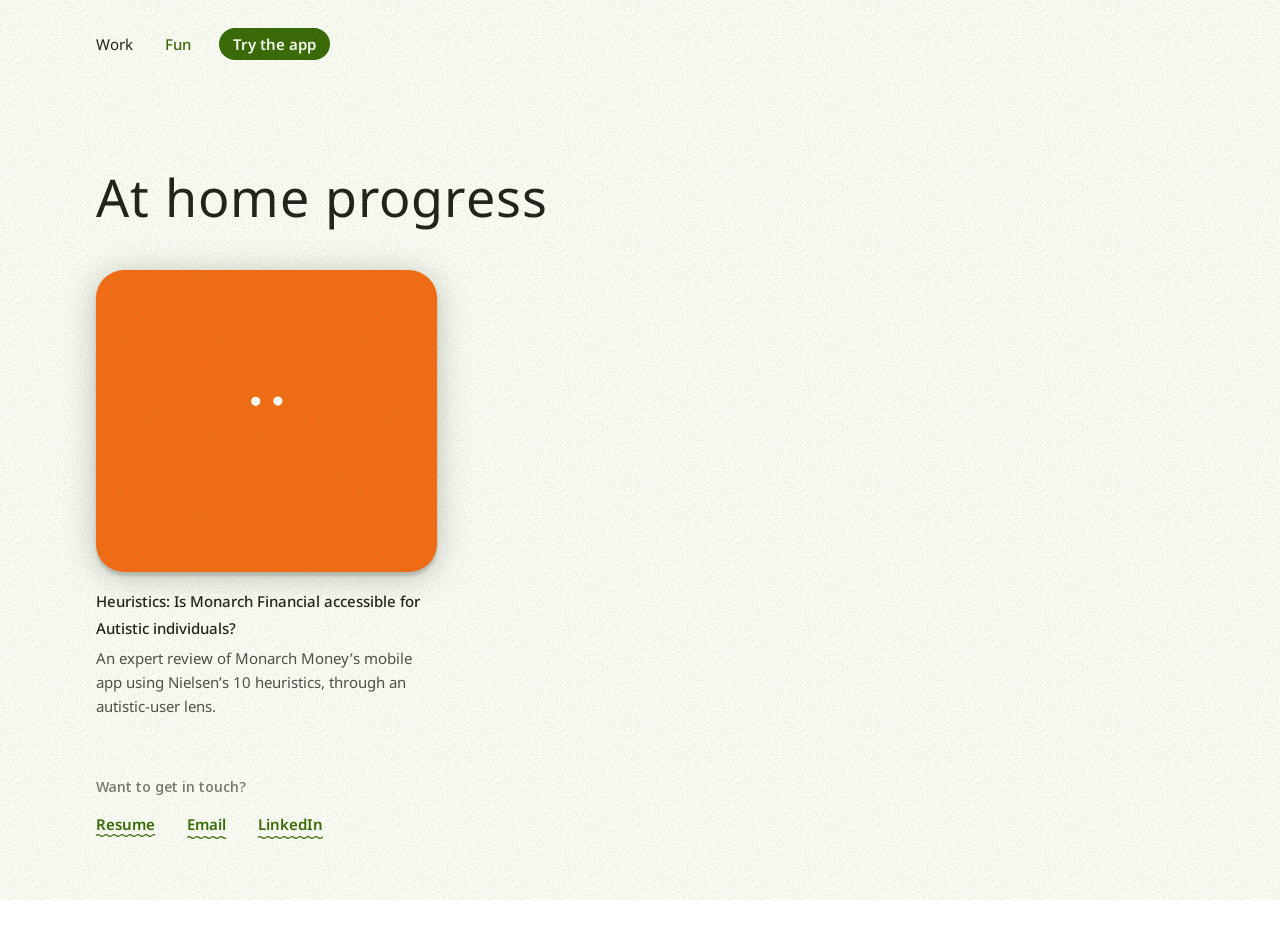
<file: fun/index.html>
<!doctype html>
<html lang="en">
<head>
<meta charset="utf-8">
<meta name="viewport" content="width=device-width, initial-scale=1">
<title>Fun — Cole Inniss</title>
<meta name="description" content="Curiosities and visual design practice by Cole Inniss.">
<link rel="icon" href="../assets/img/favicon.svg" type="image/svg+xml">
<link rel="preconnect" href="https://fonts.googleapis.com">
<link rel="preconnect" href="https://fonts.gstatic.com" crossorigin>
<link href="https://fonts.googleapis.com/css2?family=PT+Serif:wght@400&amp;family=Noto+Sans:ital,wght@0,400;0,500;0,600;0,700;1,400&amp;family=Noto+Sans+Display:wght@500&amp;display=swap" rel="stylesheet">
<link rel="stylesheet" href="../assets/css/base.css?v=202611151522">
<link rel="stylesheet" href="../assets/css/fun.css?v=202611151522">
<script src="../assets/js/site.js?v=202611151522" defer></script>
</head>
<body>
<div class="page-root toucan-scope" style="min-height: 100vh; background: #FFFFFF; color: #1A1A1A; font-family: 'Noto Sans', 'Segoe UI', sans-serif; box-sizing: border-box">
<div style="max-width: 1178px; margin: 0 auto; padding: 32px 45px 96px; box-sizing: border-box; display: flex; flex-direction: column">

<header class="page-shift" style="display: flex; justify-content: space-between; align-items: center; gap: 16px; flex-wrap: wrap; height: 24px">
<nav aria-label="Primary" style="display: flex; gap: 8px; flex-wrap: wrap; margin: -10px 0 -10px -12px">
<a href="../index.html" data-transition style="font-size: 15px; color: #1A1A1A; text-decoration: none; padding: 12px; min-height: 44px; box-sizing: border-box; display: inline-flex; align-items: center">Work</a>
<a href="../fun/index.html" aria-current="page" style="font-size: 15px; font-weight: 500; color: #356506; text-decoration: none; padding: 12px; min-height: 44px; box-sizing: border-box; display: inline-flex; align-items: center">Fun</a>
<a href="../fun/close/#/demo" data-transition class="nav-cta" aria-label="Try the app (opens the Close demo in a new tab)"><span>Try the app</span></a>
</nav>
</header>

<main class="page-shift" style="display: flex; flex-direction: column">

<section aria-labelledby="fun-title" style="display: flex; flex-direction: column; gap: 20px; padding-top: clamp(48px, 14vw, 108px)">
<h1 id="fun-title" style="margin: 0; font-family: 'Noto Sans', sans-serif; font-weight: 400; font-size: clamp(32px, 6vw, 52px); line-height: 1.27; letter-spacing: 0.02em">At home progress</h1>
</section>


<ul class="fun-grid" aria-live="polite">
<li class="fun-item"><a href="../work/monarch/index.html" data-transition class="fun-link" draggable="false"><figure style="margin: 0">
<div class="fun-tile" role="img" aria-label="Monarch logo" style="aspect-ratio: 315 / 279; overflow: hidden; background: #F86714; border-radius: 8.25% / 9.3%; box-shadow: 0 4px 31.8px rgba(0,0,0,.25), 0 4px 3px rgba(0,0,0,.16)"><svg class="fun-cover" viewBox="31.8 27.8 315 279" xmlns="http://www.w3.org/2000/svg" aria-hidden="true" focusable="false">
<path class="mn-draw" d="M179.243 148.983C173.679 131.894 163.294 107.375 142.598 108.936C130.284 109.233 121.234 118.52 121.827 131.374C122.94 146.382 136.96 155.447 151.648 163.174C158.843 166.591 165.89 170.381 171.083 175.136C180.801 184.349 182.729 200.026 175.163 212.731C169.228 222.538 158.843 227.814 150.535 222.984C146.826 220.904 144.081 217.412 143.117 212.879C139.779 198.911 152.167 184.795 165.297 178.405C178.872 171.569 193.708 170.009 208.395 175.136C221.525 180.039 234.358 190.664 236.732 204.335C238.661 214.217 233.172 221.795 225.531 224.099C212.624 227.888 201.645 213.771 199.271 200.174C197.788 188.732 202.016 180.857 208.544 175.136C213.811 170.232 219.671 166.814 226.495 163.694C239.18 157.676 253.349 148.685 257.206 133.38C260.618 118.743 248.898 107.078 233.023 109.01C215.962 110.793 205.948 131.002 199.642 148.834" pathLength="1" stroke="#FFFFFF" stroke-width="8.5" stroke-linecap="round" stroke-linejoin="round" fill="none"/>
</svg></div>
<figcaption class="fun-cap"><span class="fun-title">Heuristics: Is Monarch Financial accessible for Autistic individuals?</span><span class="fun-desc">An expert review of Monarch Money’s mobile app using Nielsen’s 10 heuristics, through an autistic-user lens.</span></figcaption>
</figure></a></li>
</ul>

</main>

<footer class="page-shift" style="display: flex; flex-direction: column; align-items: flex-start; gap: 8px; min-height: 64px; margin-top: 56px">
<h2 id="contact-title" style="margin: 0; font-family: 'Noto Sans Display', 'Noto Sans', sans-serif; font-weight: 500; font-size: 15px; line-height: 24px; color: #767676">Want to get in touch?</h2>
<nav aria-labelledby="contact-title" style="display: flex; flex-wrap: wrap; gap: 8px 32px; font-size: 15px; line-height: 24px">
<span class="lp" style="margin: 6px 0"><a href="../assets/files/Cole-Inniss-Resume.pdf" target="_blank" rel="noopener" aria-label="Resume (PDF, opens in a new tab)" class="text-link" style="padding: 0 0 4px" aria-describedby="lp-resume">Resume</a><span class="lp-card lp-resume" role="tooltip" id="lp-resume"><img class="lp-thumb" src="../assets/img/resume-preview.webp" alt="" draggable="false"><span class="lp-meta"><span class="lp-name">Cole Inniss — Resume</span><span class="lp-url">PDF</span></span><span class="lp-role">Product Designer · opens in a new tab</span></span></span>
<a href="mailto:coleinniss@gmail.com" data-contact-open aria-haspopup="dialog" class="text-link" style="padding: 0 0 4px; margin: 6px 0">Email</a>
<a href="https://www.linkedin.com/in/cole-inniss" target="_blank" rel="noopener noreferrer" class="text-link" style="padding: 0 0 4px; margin: 6px 0">LinkedIn</a>
</nav>
</footer>

</div>
</div>
<div class="cm-root" hidden>
<div class="cm-backdrop" data-contact-close></div>
<div class="cm" role="dialog" aria-modal="true" aria-labelledby="cm-title">
<button type="button" class="cm-x" aria-label="Close" data-contact-close>×</button>
<h2 id="cm-title" class="cm-title">Let’s talk</h2>
<p class="cm-sub">Leave your email and a short note, and I’ll get back to you.</p>
<form class="cm-form" novalidate>
<label class="cm-label">Your email<input id="cm-from" class="cm-input" type="email" name="from" required="required" autocomplete="email" placeholder="you@example.com"></label>
<label class="cm-label">Message<textarea id="cm-msg" class="cm-input" name="msg" rows="4" placeholder="Hi Cole, …"></textarea></label>
<p id="cm-error" class="cm-alt" role="alert" hidden style="margin: 0; color: #B3261E">Please enter a valid email address.</p>
<p id="cm-sent" class="cm-done" role="status" hidden>Your email app should open with the note ready to send.</p>
<button type="submit" class="cm-send">Send</button>
</form>
<p class="cm-alt">Or write to me directly at <a class="text-link" href="mailto:coleinniss@gmail.com">coleinniss@gmail.com</a></p>
</div>
</div>

<div class="toucan-cursor" aria-hidden="true" id="toucan">
<div class="toucan-flip">
<svg viewBox="0 0 636 595" fill="none" xmlns="http://www.w3.org/2000/svg">
<defs>
<g id="tc-wing-shape-cs">
<g transform="matrix(1,0,0,1,119.499,147.922)"><path fill="#112123" d="M53.769,-66.985C26.906,-97.411,-8.524,-137.198,-20.99,-142.667C-31.828,-147.421,-16.487,-120.35,-12.292,-113.191C-17.645,-116.059,-23.605,-118.982,-29.968,-121.81C-55.917,-133.344,-79.205,-144.805,-81.258,-140.187C-83.311,-135.569,-63.351,-116.62,-37.402,-105.085C-35.012,-104.023,-32.664,-103.03,-30.342,-102.071C-34.433,-103.062,-38.691,-104.01,-43.109,-104.887C-74.253,-111.071,-97.518,-118.83,-98.618,-113.288C-99.719,-107.745,-78.238,-90.999,-47.094,-84.815C-40.709,-83.547,-119.164,-84.535,-117.817,-74.072C-117.134,-68.765,-97.755,-57.997,-65.663,-58.61C-94.854,-49.33,-115.807,-42.573,-114.43,-37.573C-113.077,-32.664,-90.611,-30.88,-61.571,-37.549C-88.49,-22.797,-109.704,-13.245,-107.386,-8.597C-105.745,-5.307,-91.282,-2.985,-74.682,-9.019C-87.622,1.24,-94.988,9.412,-93.149,12.429C-91.205,15.618,-79.426,12.303,-62.997,4.631C-77.433,16.802,-85.682,26.518,-83.471,29.847C-81.746,32.446,-73.954,30.678,-62.615,25.695C-72.078,33.796,-77.139,40.064,-75.579,42.622C-73.605,45.86,-61.501,42.397,-44.678,34.473C-60.186,46.234,-69.357,55.836,-67.328,59.164C-65.489,62.181,-54.854,59.377,-39.81,52.577C-49.855,61.866,-55.235,68.987,-53.453,71.601C-51.954,73.799,-45.64,72.449,-36.344,68.417C-43.569,75.66,-47.178,81.089,-45.67,83.299C-43.714,86.167,-33.565,82.994,-19.288,75.71C-33.684,87.93,-41.997,97.682,-39.841,100.844C-38.155,103.316,-30.376,101.294,-19.12,96.028C-27.444,104.084,-31.727,110.171,-30.108,112.545C-28.339,115.139,-19.863,112.786,-7.7,106.927C-17.375,115.955,-22.514,122.853,-20.766,125.416C-18.6,128.592,-6.395,124.363,10.344,115.346C-1.319,128.368,-7.609,138.267,-5.186,141.003C-2.631,143.886,8.991,138.119,24.51,127.014C5.317,147.42,22.388,143.447,22.388,143.447C22.388,143.447,91.792,112.725,117.565,60.913C117.565,60.913,119.163,55.853,103.949,33.617C83.623,3.909,80.633,-36.559,53.769,-66.985Z"></path></g>
<g transform="matrix(1,0,0,1,175.607,221.431)"><path fill="#182f33" d="M-4.427,-8.876C13.074,-17.605,29.244,-20.709,31.689,-15.807C34.135,-10.905,21.928,0.146,4.427,8.876C-13.075,17.606,-29.245,20.709,-31.69,15.808C-34.136,10.905,-21.929,-0.146,-4.427,-8.876Z"></path></g>
<g transform="matrix(1,0,0,1,149.504,194.478)"><path fill="#182f33" d="M-2.015,-9.712C17.135,-13.685,33.562,-12.558,34.675,-7.194C35.788,-1.83,21.166,5.739,2.015,9.713C-17.136,13.685,-33.562,12.559,-34.675,7.194C-35.787,1.83,-21.165,-5.739,-2.015,-9.712Z"></path></g>
<g transform="matrix(1,0,0,1,141.535,163.81)"><path fill="#182f33" d="M0.604,-9.901C20.125,-8.711,35.681,-3.313,35.348,2.155C35.014,7.623,18.918,11.091,-0.604,9.9C-20.126,8.71,-35.681,3.312,-35.348,-2.156C-35.014,-7.624,-18.918,-11.091,0.604,-9.901Z"></path></g>
<g transform="matrix(1,0,0,1,136.232,133.145)"><path fill="#182f33" d="M2.688,-9.548C21.515,-4.248,35.573,4.323,34.088,9.596C32.604,14.869,16.139,14.848,-2.687,9.548C-21.514,4.248,-35.573,-4.323,-34.088,-9.596C-32.604,-14.869,-16.139,-14.848,2.688,-9.548Z"></path></g>
<g transform="matrix(1,0,0,1,132.456,103.997)"><path fill="#182f33" d="M4.103,-9.031C21.91,-0.941,34.507,9.661,32.241,14.649C29.975,19.636,13.704,17.121,-4.103,9.031C-21.909,0.941,-34.507,-9.66,-32.242,-14.648C-29.976,-19.635,-13.704,-17.121,4.103,-9.031Z"></path></g>
<g transform="matrix(1,0,0,1,131.806,75.355)"><path fill="#182f33" d="M6.164,-7.772C21.488,4.381,31.15,17.713,27.746,22.005C24.342,26.298,9.161,19.925,-6.163,7.772C-21.487,-4.381,-31.15,-17.713,-27.746,-22.005C-24.342,-26.298,-9.16,-19.925,6.164,-7.772Z"></path></g>
<g transform="matrix(1,0,0,1,147.577,72.768)"><path fill="#1d3b42" d="M5.791,-5.152C20.158,10.999,29.211,26.398,26.013,29.243C22.815,32.088,8.577,21.301,-5.791,5.15C-20.158,-11.001,-29.211,-26.399,-26.014,-29.244C-22.815,-32.089,-8.576,-21.302,5.791,-5.152Z"></path></g>
<g transform="matrix(1,0,0,1,147.019,98.362)"><path fill="#1d3b42" d="M4.277,-6.464C22.305,5.463,35.004,18.026,32.642,21.596C30.281,25.166,13.752,18.39,-4.276,6.463C-22.303,-5.464,-35.004,-18.027,-32.642,-21.597C-30.28,-25.167,-13.75,-18.392,4.277,-6.464Z"></path></g>
<g transform="matrix(1,0,0,1,150.462,122.627)"><path fill="#1d3b42" d="M3.656,-6.834C22.717,3.361,36.531,14.686,34.513,18.46C32.494,22.234,15.405,17.029,-3.656,6.834C-22.716,-3.361,-36.532,-14.686,-34.513,-18.46C-32.494,-22.234,-15.405,-17.029,3.656,-6.834Z"></path></g>
<g transform="matrix(1,0,0,1,158.095,151.433)"><path fill="#1d3b42" d="M2.63,-9.036C23.385,-2.996,39.032,5.946,37.58,10.937C36.128,15.927,18.125,15.076,-2.63,9.036C-23.385,2.996,-39.033,-5.946,-37.581,-10.936C-36.129,-15.927,-18.125,-15.076,2.63,-9.036Z"></path></g>
<g transform="matrix(1,0,0,1,169.971,179.04)"><path fill="#1d3b42" d="M0.659,-10.819C21.992,-9.518,38.991,-3.62,38.626,2.355C38.262,8.33,20.672,12.12,-0.66,10.819C-21.993,9.518,-38.991,3.619,-38.627,-2.356C-38.263,-8.331,-20.674,-12.12,0.659,-10.819Z"></path></g>
<g transform="matrix(1,0,0,1,183.356,202.242)"><path fill="#1d3b42" d="M-2.123,-9.689C16.982,-13.876,33.42,-12.932,34.593,-7.581C35.765,-2.23,21.229,5.502,2.124,9.688C-16.981,13.875,-33.419,12.932,-34.592,7.58C-35.765,2.229,-21.228,-5.503,-2.123,-9.689Z"></path></g>
<g transform="matrix(1,0,0,1,201.468,221.189)"><path fill="#1d3b42" d="M-6.16,-7.774C9.168,-19.921,24.352,-26.289,27.754,-21.996C31.156,-17.703,21.488,-4.375,6.161,7.774C-9.168,19.921,-24.352,26.289,-27.754,21.996C-31.157,17.703,-21.488,4.373,-6.16,-7.774Z"></path></g>
<g transform="matrix(1,0,0,1,192.89,143.143)"><path fill="#224751" d="M-19.622,-64.034C7.242,-33.608,10.233,6.86,30.559,36.568C45.773,58.805,44.174,63.864,44.174,63.864C44.174,63.864,37.719,76.126,28.205,80.872C18.69,85.618,29.608,63.834,29.608,63.834C29.608,63.834,8.593,77.287,2.063,69.157C-4.467,61.029,19.512,54.514,19.512,54.514C19.512,54.514,-9.018,54.881,-12.974,47.943C-16.93,41.005,8.433,38.256,8.433,38.256C8.433,38.256,-23.259,29.311,-25.233,22.374C-27.208,15.438,-0.859,17.642,-0.859,17.642C-0.859,17.642,-33.935,4.93,-34.32,-5.769C-34.706,-16.469,-13.321,-3.372,-13.321,-3.372C-13.321,-3.372,-36.685,-19.441,-41.229,-32.522C-45.773,-45.602,-18.848,-25.369,-18.848,-25.369C-18.848,-25.369,-40.616,-52.136,-42.391,-61.647C-44.164,-71.159,-21.601,-46.769,-21.601,-46.769C-21.601,-46.769,-43.768,-71.357,-41.384,-78.487C-38.999,-85.617,-19.622,-64.034,-19.622,-64.034Z"></path></g>
</g>
</defs>
<g class="tc-perch">
<path d="M282 437 L412 437" stroke="#6B4A2B" stroke-width="9" stroke-linecap="round"></path>
<path d="M392 437 Q402 420 418 418 Q412 434 392 437 Z" fill="#78A145"></path>
</g>
<g transform="translate(347.5,321.5)">
<g class="tc-body">
<g transform="translate(-120.5,-175.5)">
<g class="tc-perch" fill="none" stroke="#5A4A3A" stroke-width="5" stroke-linecap="round">
<path d="M88 258 L88 278 M88 278 L78 284 M88 278 L97 285"></path>
<path d="M106 256 L106 276 M106 276 L96 283 M106 276 L115 283"></path>
</g>
<g transform="matrix(0.97,0.242,-0.242,0.97,-55.92,208.909)">
<g transform="matrix(1,0,0,1,56.726,63.345)"><path fill="#132f35" d="M-18.757,3.295C-18.757,3.295,-40.614,23.688,-39.192,25.351C-37.769,27.014,-31.361,27.969,-23.996,21.329C-23.996,21.329,-23.771,33.673,-17.836,32.492C-11.9,31.311,-10.233,25.141,-10.233,25.141C-10.233,25.141,-10.242,34.637,-5.017,32.03C0.207,29.425,7.811,20.885,7.811,20.885C7.811,20.885,10.892,25.873,14.692,23.978C18.492,22.082,40.614,-26.32,40.614,-26.32C40.614,-26.32,36.885,-34.636,36.885,-34.636C36.885,-34.636,-18.757,3.295,-18.757,3.295Z"></path></g>
<g transform="matrix(1,0,0,1,54.118,55.499)"><path fill="#214f59" d="M-43.222,25.832C-43.222,25.832,-10.905,-10.453,36.593,-35.332C36.593,-35.332,43.222,-26.789,43.222,-26.789C43.222,-26.789,-38.484,35.332,-43.222,25.832Z"></path></g>
<g transform="matrix(1,0,0,1,49.514,39.516)"><path fill="#1d444f" d="M-0.12,-4.672C-0.12,-4.672,-34.55,5.976,-41.435,7.632C-48.32,9.287,-6.159,19.349,48.32,-11.349C48.32,-11.349,41.197,-19.35,41.197,-19.35C41.197,-19.35,-0.12,-4.672,-0.12,-4.672Z"></path></g>
<g transform="matrix(1,0,0,1,48.825,25.207)"><path fill="#1d444f" d="M-46.978,3.772C-46.978,3.772,1.725,19.409,46.978,-24.589C46.978,-24.589,41.885,-5.041,41.885,-5.041C41.885,-5.041,6.57,24.589,-46.978,3.772Z"></path></g>
</g>
<g transform="translate(103.5,152)"><g class="tc-wing-a"><g transform="translate(-219.5,-222)"><use href="#tc-wing-shape-cs"></use></g></g></g>
<g transform="matrix(1,0,0,1,103.294,171.733)"><path fill="#1e3c47" d="M30.955,-80.188C44.842,-105.67,75.4,-102.796,75.4,-102.796C75.4,-102.796,73.437,-98.053,73.322,-91.046C73.175,-82.114,76.029,-69.504,89.778,-58.352C96.018,-53.291,103.022,-51.324,103.022,-51.324C103.022,-51.324,91.313,-33.796,83.124,-28.738C74.934,-23.678,52.038,20.307,26.68,47.565C1.319,74.823,-15.233,76.034,-24.41,81.814C-30.711,85.782,-64.097,105.67,-82.486,92.614C-82.486,92.614,-103.022,63.45,-48.802,15.953C5.417,-31.544,-9.645,-26.52,11.447,-45.355C33.018,-64.618,23.914,-67.267,30.955,-80.188Z"></path></g>
<g transform="matrix(1,0,0,1,139.392,156.268)"><path fill="#ffffff" d="M-9.418,63.03C15.94,35.772,38.837,-8.212,47.026,-13.272C55.216,-18.33,66.925,-35.858,66.925,-35.858C66.925,-35.858,59.92,-37.825,53.68,-42.887C39.931,-54.039,37.076,-66.649,37.224,-75.581C37.274,-78.683,25.319,-81.622,10.7,-66.44C-7.635,-47.397,12.629,-30.311,-15.361,-9.545C-66.925,28.709,-26.887,81.622,-9.418,63.03Z"></path></g>
<g transform="translate(180,68)"><g class="tc-head"><g transform="translate(-180,-68)">
<g transform="matrix(1,0,0,1,245.331,57.284)"><path fill="#ff9100" d="M76.794,6.333C36.534,-56.097,-43.082,-5.205,-62.359,8.496C-65.114,10.454,-66.637,11.652,-66.637,11.652C-66.637,11.652,-76.794,36.196,-52.259,56.097C-50.393,54.731,-48.433,53.333,-46.378,51.911C-28.754,39.718,-4.209,25.833,27.055,16.322C45.434,10.731,62.338,7.806,76.794,6.333Z"></path></g>
<g transform="matrix(1,0,0,1,183.745,89.581)"><path fill="#000000" d="M-0.773,-23.801C-3.528,-21.843,-5.05,-20.644,-5.05,-20.644C-5.05,-20.644,-15.208,3.9,9.328,23.801C11.194,22.435,13.154,21.036,15.208,19.615C12.233,17.678,4.929,12.353,0.678,2.364C-4.481,-9.76,-1.698,-20.658,-0.773,-23.801Z"></path></g>
<g transform="matrix(1,0,0,1,163.18,99.363)"><path fill="#000000" d="M-3.334,2.915C-1.725,4.756,1.074,4.945,2.915,3.335C4.757,1.725,4.944,-1.073,3.335,-2.915C1.725,-4.756,-1.073,-4.945,-2.915,-3.335C-4.757,-1.725,-4.944,1.073,-3.334,2.915Z"></path></g>
<g transform="matrix(1,0,0,1,257.598,92.013)"><path fill="#ef8200" d="M64.527,-28.396C64.527,-28.396,-40.95,23.33,-40.95,23.33C-40.95,23.33,-51.282,28.396,-51.282,28.396C-51.282,28.396,-58.287,26.43,-64.527,21.368C-61.973,19.102,-59.055,16.631,-55.77,14.04C-43.875,4.657,-27.173,-6.297,-5.552,-14.777C23.118,-26.021,48.499,-28.23,64.527,-28.396Z"></path></g>
<g transform="matrix(1,0,0,1,204.86,114.771)"><path fill="#000000" d="M-2.224,-4.221C-2.673,-4.433,-5.344,-5.637,-8.295,-4.418C-10.366,-3.561,-11.429,-1.986,-11.788,-1.39C-5.548,3.671,1.456,5.638,1.456,5.638C1.456,5.638,11.788,0.572,11.788,0.572C7.117,-1.025,2.447,-2.624,-2.224,-4.221Z"></path></g>
</g></g></g>
<g transform="translate(103.5,152)"><g class="tc-wing-b"><g transform="translate(-219.5,-222)"><use href="#tc-wing-shape-cs"></use></g></g></g>
</g>
</g>
</g>
</svg>
</div>
</div>

</body>
</html>
</file>
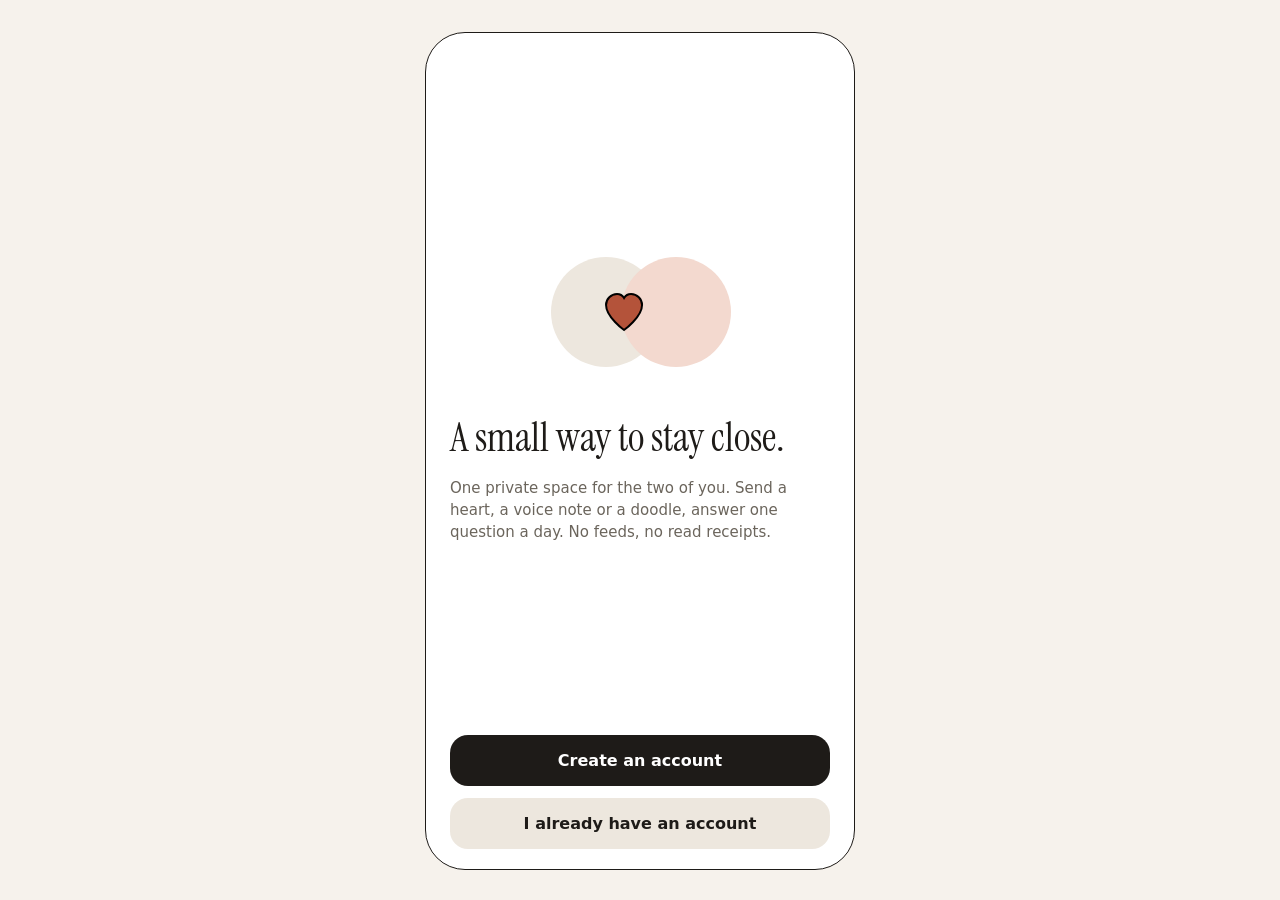
<file: fun/close/index.html>
<!doctype html>
<html lang="en">
<head>
  <meta charset="utf-8" />
  <meta name="viewport" content="width=device-width, initial-scale=1, viewport-fit=cover" />
  <meta name="theme-color" content="#ffffff" />
  <meta name="apple-mobile-web-app-capable" content="yes" />
  <meta name="apple-mobile-web-app-status-bar-style" content="default" />
  <meta name="apple-mobile-web-app-title" content="Close" />
  <title>Close</title>
  <link rel="manifest" href="manifest.webmanifest" />
  <link rel="icon" href="assets/icon.svg" type="image/svg+xml" />
  <link rel="apple-touch-icon" href="assets/icon.svg" />
  <link rel="preconnect" href="https://fonts.googleapis.com" />
  <link rel="preconnect" href="https://fonts.gstatic.com" crossorigin />
  <link href="https://fonts.googleapis.com/css2?family=Instrument+Serif&display=swap" rel="stylesheet" />
  <link rel="stylesheet" href="styles.css" />
</head>
<body>
  <main id="app" class="app"></main>
  <div id="toast" class="toast" role="status"></div>
  <script type="module" src="app.js"></script>
</body>
</html>
</file>
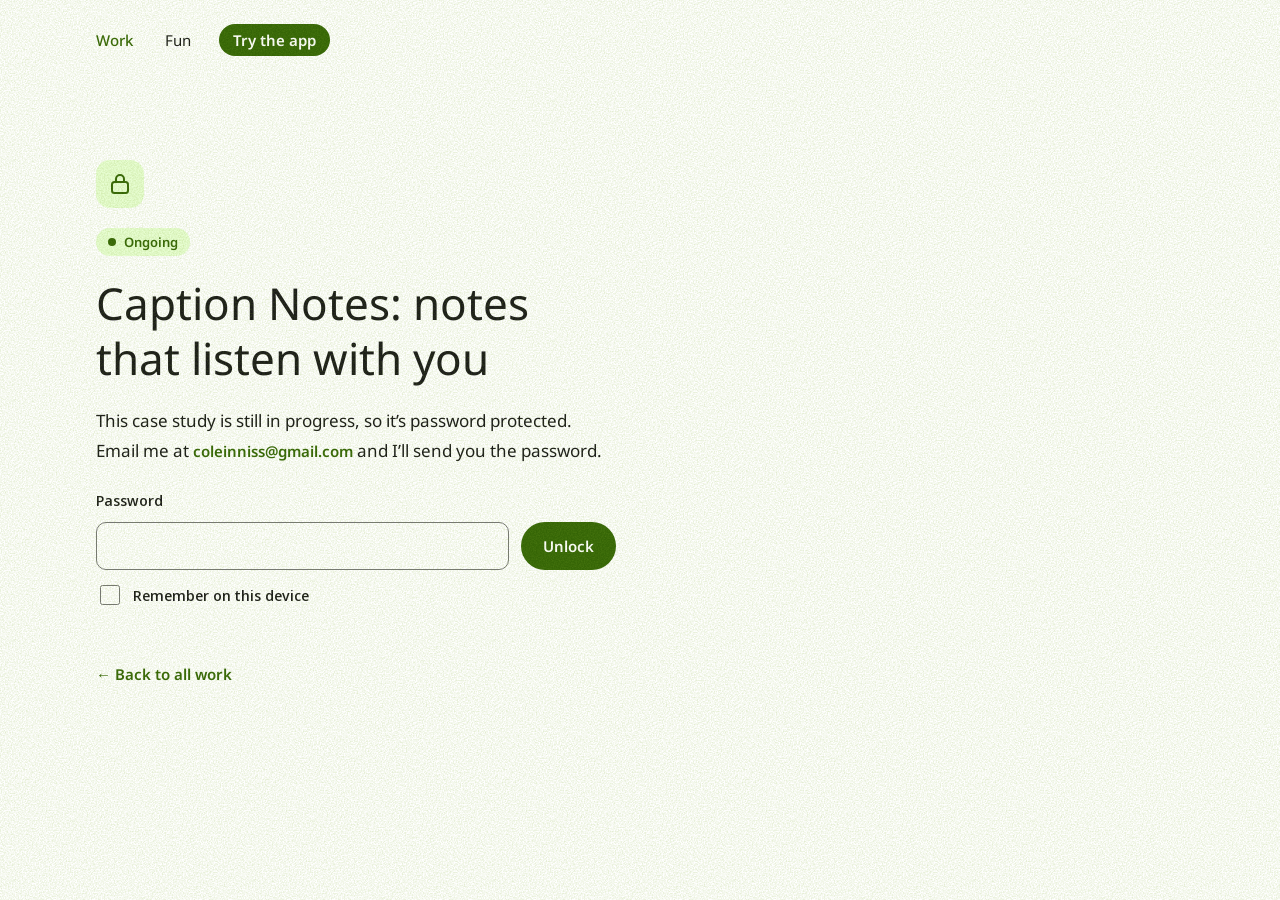
<file: work/caption-notes/index.html>
<!doctype html>
<html lang="en">
<head>
<meta charset="utf-8">
<meta name="viewport" content="width=device-width, initial-scale=1">
<meta name="robots" content="noindex">
<title>Caption Notes: notes that listen with you · Password required — Cole Inniss</title>
<link rel="icon" href="../../assets/img/favicon.svg" type="image/svg+xml">
<link rel="preconnect" href="https://fonts.googleapis.com"><link rel="preconnect" href="https://fonts.gstatic.com" crossorigin>
<link href="https://fonts.googleapis.com/css2?family=Noto+Sans:wght@400;500;600&family=Noto+Sans+Display:wght@500&family=Noto+Serif:wght@400&display=swap" rel="stylesheet">
<link rel="stylesheet" href="../../assets/css/base.css?v=202611151523">
<style>
.lock-wrap{font-family:'Noto Sans',sans-serif;max-width:1088px;margin:0 auto;padding:0 clamp(16px,7.5vw,96px)}
.lock{min-height:calc(100vh - 160px);display:flex;align-items:center}
.lock-card{width:100%;max-width:520px;display:flex;flex-direction:column;gap:20px}
.lock-icon{width:48px;height:48px;border-radius:14px;background:rgba(162,250,75,.25);display:flex;align-items:center;justify-content:center;color:#356506}
.lock h1{margin:0;font-family:'Noto Sans',sans-serif;font-weight:400;font-size:clamp(30px,5vw,44px);line-height:1.25;color:#1A1A1A}
.lock p{margin:0;font-size:17px;line-height:30px;color:#1A1A1A}
.lock-badge{align-self:flex-start;display:inline-flex;align-items:center;gap:8px;padding:2px 12px;border-radius:999px;background:rgba(162,250,75,.25);color:#356506;font-weight:600;font-size:13px;line-height:24px}
.lock-badge::before{content:"";width:8px;height:8px;border-radius:50%;background:#356506}
.lock form{display:flex;flex-direction:column;gap:12px;margin-top:4px}
.lock label{font-family:'Noto Sans Display','Noto Sans',sans-serif;font-weight:500;font-size:15px;color:#1A1A1A}
.lock-row{display:flex;gap:12px;flex-wrap:wrap}
.lock input[type=password]{flex:1 1 220px;min-height:48px;box-sizing:border-box;padding:0 16px;border:1.5px solid #767676;border-radius:10px;font:inherit;font-size:16px;color:#1A1A1A;background:#fff}
.lock input[type=password]:focus-visible{outline:2px solid #356506;outline-offset:2px;border-color:#356506}
.lock input[aria-invalid=true]{border-color:#B42318}
.lock button{min-height:48px;padding:0 22px;border:0;border-radius:999px;background:#356506;color:#fff;font:inherit;font-weight:600;font-size:15px;cursor:pointer}
.lock button:hover{background:#264a04}
.lock button:focus-visible{outline:2px solid #356506;outline-offset:3px}
.lock button[disabled]{opacity:.6;cursor:progress}
.lock-remember{display:flex;align-items:center;gap:10px;font-size:15px;color:#1A1A1A}
.lock-remember input{width:20px;height:20px;accent-color:#356506}
.lock p.lock-err{min-height:24px;font-size:15px;line-height:24px;color:#B42318}
.lock-back{font-size:15px;color:#356506;font-weight:600;text-decoration:none}
.lock-back:hover{text-decoration:underline}
@keyframes lock-shake{20%,60%{transform:translateX(-6px)}40%,80%{transform:translateX(6px)}}
.lock-shake{animation:lock-shake .32s ease}
@media (prefers-reduced-motion: reduce){.lock-shake{animation:none}}
</style>
</head>
<body>
<div class="lock-wrap">
<header style="display:flex;align-items:center;gap:16px;height:24px;padding-top:28px">
<nav aria-label="Primary" style="display:flex;gap:8px;margin-left:-12px;align-items:center">
<a href="../../index.html" style="font-size:15px;color:#356506;font-weight:500;text-decoration:none;padding:12px;min-height:44px;box-sizing:border-box;display:inline-flex;align-items:center" aria-current="page">Work</a>
<a href="../../fun/index.html" style="font-size:15px;color:#1A1A1A;text-decoration:none;padding:12px;min-height:44px;box-sizing:border-box;display:inline-flex;align-items:center">Fun</a>
<a href="../../fun/close/#/demo" class="nav-cta"><span>Try the app</span></a>
</nav>
</header>
<main class="lock">
<div class="lock-card">
<span class="lock-icon" aria-hidden="true"><svg width="24" height="24" viewBox="0 0 24 24" fill="none" stroke="currentColor" stroke-width="2" stroke-linecap="round" stroke-linejoin="round"><rect x="4" y="10" width="16" height="11" rx="2.5"/><path d="M8 10V7a4 4 0 0 1 8 0v3"/></svg></span>
<span class="lock-badge">Ongoing</span>
<h1>Caption Notes: notes that listen with you</h1>
<p>This case study is still in progress, so it’s password protected. Email me at <a class="lock-back" href="mailto:coleinniss@gmail.com">coleinniss@gmail.com</a> and I’ll send you the password.</p>
<form id="lock-form" novalidate>
<label for="lock-pw">Password</label>
<div class="lock-row">
<input id="lock-pw" type="password" autocomplete="current-password" required aria-describedby="lock-err">
<button id="lock-go" type="submit">Unlock</button>
</div>
<label class="lock-remember"><input id="lock-keep" type="checkbox"> Remember on this device</label>
<p id="lock-err" class="lock-err" role="alert" aria-live="assertive"></p>
</form>
<a class="lock-back" href="../../index.html">← Back to all work</a>
</div>
</main>
</div>
<script>
(function(){
var P = {"v": 1, "iter": 600000, "salt": "WCFgmoSJqQuTbfcDXxGw5g==", "iv": "LHDA514iW0bh2WfJ", "data": "O2+Okvxb9GXLkJ0bp2oeN0igadSGzEw8Bf7rpvTN46BFaqAXG/1ufBiINBT7fFW9CwnV2O3gIWnKqnlMkYOc6giVgPirmavg8KmFxSM7DZvm1jZFFeSAgckhiksLo3RftviGgMwP3o3/1tkVJFNEnb/D0sQ4RcRmd0kEni9hiWSW6InosZmihfAotXerGlmkUR3+iD/AQEa+mSQIQm8XSD/AF8GriAYhFC4WeCrhKpJt2EetREvm3sIW8+/paQYTfDIgkKLPjIszgeefI10j2kZtOv82eBwM1fmvootH2it12n0YBkW+wejw/Aoca4Avr5XdnXascT5K9LV4jAI7Mo2/3Ahq1QqwhuRS6/I6xUrf+vgac88kXQy9C3nxMxEYSnwi644v7XTgkhGy40fppp55jtcF2Dg8kKXHJbH+Z0veEW3Vki4DzxuIMbDJTKqg6k9QZvcsHgmY76M8I2J/rGPTW2EyMcaexOoPboa73Zx9/MGX9Y1aET8ojO5MefEUC9QlfC38s85f0kqdUKyh5CpojTLcW6lVoXcepl2Q0oy0vFT1H2qr2MrQSEcNF/uV0x9Iba17qIaJZUoDKrT8slhbNbOulmJtL8Gq0LknGaWmbhpirCppbxZ/G0RqBOgCH/U9R7OBjmZxdTvyAD181qmgaagna+lxwf3MjhWF3n005S2iYq74+E4fCXz1a3V1Aeeiw/vJCFg9Q4Eg32V5nV+omDHdx3jCHJpZxBaokHTaXzKPwSMhsXwEQ7bGLS9CIbjwjDtyG0o2TMBhjrWXrPxFv6MZypSxnWv5nBYHsbRt0phRZKJJjDciGSfVEjCeneFd3lVA4SVQSPFAkdrb7zT+VJqbfI99DCVEW13lxzrjn6H5GXR0TsqV+uCf3T/INeOyi8n/6WFfSTjlWON1pXyyw4xnh+UFXW8eIaASYO/7pkP5dsfKSV4OfWsNWJZYb9cLcP08Mo9c3D5XHjOayNspXvvpQxv+pH888BjfGelAJcqLgGoP9YSap6U9JBXcR2ZjcjDCpVTUqyfNBsxzzeTma4XnT7BEVJk/ReBu1KlELZ/u28rNN1mWIhjQ/UPNuBEh3KErNKKrp/aP3dIzDMFHLeG+KJzqmGMIrNpenq8IS3ozQDEpyvpmlWPU7wf7jKtc04bLs+w3gl4rfVr//M2r5nUMYaRDVDVKTHH9Zi4BjXM/tMLEsBb2w3XqFMHXKZPnrxDXqvKuKZkp2GdVyEVs40hzeBszqNm1qMiPIqaUFhtIDOmsZTgA36K6sCtXfD5Lko8yTwPyO30Tp/2aOS28pQcSwRmicQlSP8D66/bXaPLuNqvVs6ackxm/ySWECeA0ygZNLCFGGQzbxX/u/DQJNEI34HW0U73iqYYL7OxEaBbRQ6s9fgpnRXjQIN/[base64]/KKmGO2gtO9eNJ9rWmjNSWZ3AUuiCfEKdY07T0RjL3RbyBkh9rQhfSMCL7mY8aG/ktDmXGpoIO9IXHXqYN8cO1GWsI/FAuSLhC1jfF+seEKZ8p5niIY6svVnv2Y5RC/2rP8hAvby0fJodmTQls8bogmDo0Ws65UbHNiNzpvhO51dY3IP65HcDweKUppDjhOeG2M/6iXOumXxjdUYH3wFAMq4CY0eIH3JURvN5gHPRu6zpbiznWQGxrJj4bNE8DIxaybW6xkDKsMFDnPfkVnDEJ/bzu3F5OtT7iPdsiP3IKAa4HgMVY/ThMtiTedGER6xf9cGWoZzAloobxICkp4AKoiomz78zOMc71ICvrso6hc96/8Dq6t0UP+A1w85xOBI1xteytkCYUU3KZ9+7nXGWxH1hss0dXjqbU8VQGHyrTJDhaE7QVNafgffpMbF9K3zU8h59rh/fuZxser0mVqLoDcAB63IOVakC/IK5Drj0Kso8mFUQtJZ3N7/Jc/5wxVgMjwvVW4In67cSAYJ1KcnfKTM+6m2NfYFHMWCFzkTk4Di1YonrbxyLcsSrtFKVl+VFlDsZhQO14D19JiiYkxOuW9hO5aCtiSKqg06OGIsCjR3EVzjlGmshCQG5DN/XrsLU79Rxj8F1acJZd/mn5/9nGxfui7xqo2PVxXPUbilt0z3f1E3YUeCMJeH1UoVlI2OUJLza5YCnUlu9VvRixPlRqS8pAEXOd+aCKC3b1qEMdFQmqvDwa7U39nCip//aUlJ0iQ42ASxQb6PzANku8gO5muo9hZ4rrH3dod2xqzqLLWVSU8E/saobb4bxehalyxWdUdZxlXnUiq+2GvoZAhZPeyxhj/+fvmzJuKas0ohkGT8Qcrcie4x+oTzB96D+O6tjpn5+T8NpmSnSSp6OV8FZrcDOErKkpaII9mtDJwcy35FpSsxHChMA4GDXBBGbFTmZWmobCLNqw+RuC7TCz020Tcq1Xm5JF6i8AsOz5xAkIZI7E05vFCXHOt08Yi5KlbR+rloZ/[base64]/yc5tYn1WfPRpmW78k3QImJBmFMfcsFe5OYxXBIajt4JTV+yeVO7TPIGZ3QBXKzelyUN2rYnRYRjbeaIalgGd//5yGWl2UW+JdR3Mf3aeezPl6OxnYitUcSmzjst3Luas8YOw3gXgv2x5DsG8wMxuc5sTrsO5E8QOQLoOCywOWmTPs9ZgpNRbTw2yw3olsivV+u0QoDcjRCH1k1SUd81mfO5WVReXYflhx3Fqjh1mjpZEN82+3EnQ+a2WhKXtO/bdUhFYtKzdrzvHZ9dbdtFFPkFxg9o7n/W7Oa1Fd6p4/GsTfg778vY5Q81Xp/wfnWUq/hmg0lisnb0hdh2PYY71YjnuIiSFBamE0U6keAxuuXy7gvf1eOpaEmjjrg+HzbdpfOqlPxmSsJHxjrt5U9JkS+54aDuAg8ZL0LShvmiTvP/1UV/7S+L6dpQEElP6UdRM3POl5z+mpDTNgjw84qgXcZIvzQ1nJrTQEjX3kLitHXM2R4UsYFQQhSZJ6zhnAinDZ4I00f7rtN/yH0mdZ6vt1Tv6Nkeq0rM6ZiJDXWntzJpwEpzkotviazPxBC4XKANJzZQCnKv0fDHjWkHpLFu8brS3FlAWfQyAzGkquh2PJwlq5BuoUDooLLy1bei83PrQgEmcOlRFGqPPXUvE4AetgF/SZ+eD8BW7RE4Hb9SAhit3Sq+z68MITYnKjOABblGfSom97b8J4Dc4zvk9+XMV1l2scm5XuXwtnvqj67KnsG1RR3kUX6IVeRPLeLwvzhZSzWf1Ne8EvYRXtKBM6lqAmI4TnNHXQC3tAfsCD3Qh0+WKCJOGE1GApbIyYTqdtW3StVnwT81X4impumwr/+cgk7JnciktFFed8j/2uULQSNClODSdLpHC4vnNthVXFmMfnFuAB4Pd+IXtmKp3Yb4vDu0jMhGFf74jvO8qijqF/5U1tq+5AsUVhwUcKzVpzs62JoZhnvYR9pE2CqXpPWx47PTxP5pXf/6Mvuq0GyrJjSIDpSXmaaT/raGfsdHsrYT7Ue2hl22O+shYdnujg25cFg6orPeIDgQ7LcmVIwL/h7pjwJR5/ed8NwuucEOZ5TMASlSBPEnJM4BoybHWnLfWCJNxSa+HqylRrkPzJDZOMtaRTA9IZmcWde2dMpxNIoGcg5Uw0bxEcaC52yXbdfEu3OpHizf/8o/9fwuQdHGlaZn8ZwBsAf1uSssPyZR2eW/LeIgVDS1bMbNq1F3F6eH6c3orukhrCGDWMFznK3brfgg/PNoUQHihGK8rbG1fOKyOf8QFDZaN1v31cRf+Yyqg+lYY4ySHUuLooMW41HH2NptVBr9Y+fadgG9R79o1WP8ssDRVXmTDNdqjAtW9tpCZ0qd501IN+Gohe/[base64]/yQ8ZxENcBfI7aZglKIJ+LBxs85jz2JNnWRSlyZk03ycACYRsT8ASFo/Vh5uX2AXWTmV+pkyaL5MoznvNd8h2eli8Ys8F8BHyXFqGRleP0iLGPCS64POUNavp7zTUCC/WfbChIoAR6mlLyv1qvpSuN5qGhVNtTdPB/cLvgeLJU65EuraPPhlhAB+Wa0ROBa7RxcyNpknQaTiubHQONwxLmjM0Y4f9SG5L6Oi5oJ74mJm2zvhrDXkUvnOXoUxuBqUFleSdi04Lt0AAAkt61VcdyZL9Hk/pn95qXMMF2PLcolyw6gHFIOipc+SVaJ0dHAdkMW4bmcnEilSAlAzbbmIRnJ4zdArEIs6qH5F9l9CI0/gMMTRmo9uGM7QkH4bBfaRH13KYs8ygNAjWL7xqFx0ErY1u5wJIyUfPlqXkxnRdgZh/eohw5mQdl04aFO7WmPwtmwVPIzi2Gik7pFoyUIeMSy8UO9aDNXi1yDuer4Y512eGeljhU0zveKxaYrH+KLTr8ysTAKwQTBmJrQkDgrZB4YmNB/nLRb5+ZpW8dmKEca4N43GRKiV2dq6iZhMLyzhgA3sK5CxT1eS+lrfW1gYkcakSB+l62SDcngSqp0DHWCQU8dvLv2QNPnF50YroNaoejqcV3FzAtksPVCm5kzMbOi0Vzt6DmJFaUjyXmEPabBLtUbdYtAAQImjWXqbI+9dFkCAA4CO4xBp5NTonoxtSN3zDkJ/j9Ue4acC12sf9Vclk60q/Es/R2oSEvIuDPVUntyu8/TGohBe2G4tUFWJJuKgW3ecfMPLfsHDhnORYM8dy9egbHiLm2NZCyNRsRdhzzn7UuBE+/6wQR/ws/6I5RqLbRyLYzbDXl3lcu8N6aNpboOsV1HwLKaWUnb1EhCu2WxD5eWd7w0pHi8wmeKTCHoAQEPCYLMfymi50qX9G5omVDT5DkLkuCLZ+tHb0NWkRGUN+S0jfUpW2ZjSRHmjzeyV+BpLNTMyInfc4QRDHNPgVawVATbq8aJvUYH141wagY1ri+op/iiD0dDx+xXMT9TvRTe32nRPyK/8gquM8mpGy7mMMzdn/riE7Zi60dQJTve124Qi6JM7RmaQMUt4Y4auicbn0uiNk2KC5kr3/pDRTpz1RIC9SUrLB7AKvxcgflipggvZZISWw7r9fJqNHNSNZL7EFHHZzk+xgMaLatOj8JzoMIjGYdR0GXIQPbUQJW6s7N4jOVjofP6ShqyE9K0i+aP+OOdKUM6Zz3utNZpbeu2+eM0twAWD5YFWYaSh52423LOr0hXKk0X//PMVX5X5V/jOC7kEmjsMQ3tFl9URalAhNWoRjXFI/19r/37ASBcvxxhSvTPZpROdymg8jGqPRdgjS3cd9vrse9ZYbLXO/[base64]/VOHjYt80+XWJGYX1dkI7BEIShi37ACAzPOVe/ET8lCj09bJEt5A/QkedIigiqvXwj65whEYKxWIs5LHcjFFITsSV91WRpX4hjepV1bnV4lxKbTLLsgjUJo+1jDgwQhAnzo+hfU2Y+VzGLoBi/401JsPVunwj2niQvX4JCI+Fsu/Rl/RXvjPwzIj7ryfqOQNUA/oZnBmQmsgql6JPhWUC6wctfl2wOYbikhpMqJzulZ/[base64]/oDHkRtFHjzTAjE2IFe6SlA671H4irW+f5oUWLKPglzrVECuUgraSKjVdAblGtb8m5YFvy8VGtQjUOZHD6hMzk4OScO/Ltmg+pdb/TMb/[base64]/c+C9CU9cGT5ZopcDT12v2kDo4/gvIugI4pYZWfWiEleN0b2bgDCthfjUfjuE8uxA31tglrH9l9lwGsMJi8iZIbUFbv+xbx4a705fFGzEcps/ZJoxt681pr2xhXxQKhfT34/nctkXikmgFEJafXW8rAj8gXdXALFgi2UzQT1lP4/2aEztsPZC46euf2wMaGi0Kzz75c1oxeL6QhRXwViigobKfnpJ8mmkss/SaYwFuQ++Rf1yhCTQaX/mjnlSP+o+dsQlELSEnEu4Sg3dqtNdxCMmsqzzxNKbvw+wyDvHwrdsSQiUEA5gy2DZpbL8iDKy5NLUZpfl2hhf6NTGRtw6504xpZ2YR3O7PGiKPJrP8ckLz4DelKdKeOZafBKGlBq4WWpfclo/LO7KFrXk/9qMQyXODU5x7gLMF67r6S0I8tushVZyHiMh+0HeFVt+K5J2u4Jbf3676ebPtXTmPDBFWl3JzsgFiK/LzbZ9/UlaJVHSJQNZh5EXlhRU8STXe8B+fuA5vPuzIIugowfKQeDev8Bfuwl2oCC9/C9uqJbHsf/[base64]/nFWREI56j3A9eYmdRU1Z48kE14XJVnOLBPSEipY2dIIvXTJIheokY9kdI2dhL8D3ZnzBpfjSjCbfAnp2jh4zPqOiWEXYJhxZYiFIkz6N7dLYPOY1GZJB8QbkoAeJgsswc1lOp1q3/d2q+i9dvam4naT4ERxuThg/IQ5bxhL0PHJ4pyO21W6TvSDtjBiaI3ltNHr9zpXC8xgKkjUu8oxTSgrQsSrDjxuhNKzwQSJxeG3h54rl6KiBCuyD7Qxy2MJhRhpEwC+zgWHRs2ZvFMyJcoHZV2Rv4Kv/hN8EqSA8iaqJSfWG0xFaJibhB3c58LlDe71b5+y2MADrYRzNq72CuVenO7w5IyuSx50+wg85UfPDD/2NCH/CVClyEa6lM6ybQ3prtmVYybLeRAW+Id7/nxyoNplHB1R9bAXSzTp9i62uZt6TbBpR9MCzP4f5e1VTfOmFYISu6YOsMYON/9qkcAcNdiPR9v1Jzaz/fs/6qi4d2TtKOQ/DfkkvnbmpVvxweiP/UKB0reXY9C4MpqWz7BEdUK69B7pO74a1cEth3iX5Gk+BiPB2QLdKC808M2r0kO98FLPMM2dMl9t+44fmD6lRq4e3+gKEGEcgfVkU19umJXI0cI4NB5wfd9bxum0s3w19+8bPN6kCjFfE8t7A3WDp/KGqNY2Y94qN3KPXxUa8bTXISqkzeCWeV+TD1d83wbnBr871gvE3g1PTrXNGb5k9xRZUDKZuanG6Dg7Kmx0cs6LLYNHo4dG9Wq+Mp6i12Jvxbc3ZVMr4eczW9/BL9hgmdyDCAkPfltrBknRCCKHIIugQbFK5daiDuiP+FWsHJkCWH28K8GwA5F7fGnIUaQbp0g3L3TiykxZBiLu8+scXnfYeYctiWSJZikWi/W3+8OLG1EcsuMfvEWU5TBGe4KijjoRVLNnXDKRnAvaOI23fSqAvG6/9IJ5E1MAiL5bMnKBgEIVg2AiG46pxhKCS5y+GEm9S/2I5VA06BAwFATsKNrilyGVNhb/ap8Pnl9fV2m8dENfXfkfDZb7WKVLOYTKcpP5yavU3NCAKjN7M/Fege54JcdQlSzADVnxLWVsEWYuJiCczfveoEJP/uMBpu7QUx/2OlXo77qiO7LJ+BNpkrlqEwVI0fgqOpTodIxVUi/ZwZyBsB/aaiVh9r/lMDRz5lgSVXxRw90h7lfjXJTPG8+7t7GeVGKK3IRgUkTt+qfhkpCiaaDikVo9pXR6u95XmXtRb2xF7C9XiuYe1RU+6SpoosXVcqYgWQHg0WWuxEFR6HA9BGlq+7Q9AQKT5QsLzMecycrp7L5gRrbz3RbGa/6krEAOL18kwrQ17SvpTRTBAe0SWiAz315LL7gYTWd3iKqEknvbcreV4F/78aoohHcwNhJ//2We3qJxfZyQiyHlO3x9smCNljKy7FAg307g/S6VX0Ci6l1OkLfvvNkt9q45dxqZYItAXYjWKrbD2uREW1ivmJSlsci7zkXPoUVMsUxRzS40pPEnzBbJ6/bD87ya3RCMwa6cxR2y9TFdiZw+E39z6VSygjfWRxpuMMgYYjPl2dPwuI03A5Q+QJlbC4MzjuNPDVprGgINQvQf3WBxnkoMbpSVKKbmbgrNCAYNQOCsRuFUnHZidx+f+QVeooA4S4obzhsqbxzMO8ybtPTKbRV76r1CJJCAVvhvZ2cjKP5co/WZoCool3gBBqDXbjn9wWJqi67jv7kP43ITfJJs5K1Fiy2S4WtczRd/5VMCKvRl1t/M9EFKpPbYDZRstYYWhZEuJgFxxNYx/E7HRmYpsIHqDOGVB2PQ7mC0ASFFewdi2wjKfEpBcoYR7ataAhwL0JHv1v3k/zfV33SnRxDEYf3/kTYZnditfafflNlL8jRVh1o0S1+/G3uEItExP8aBwno0SPiqlULPtdt2Jh+zaAhGTmYmPtGyMSEq3UcfZD30Yp3Ky7o6NsJBL0+i5v2vXfhTOCOAX7i7b3vpnMvvLSZQ0eCq7j7mLFo9S0rfOWsxysAl39aeqz1r/5wToBnqqQ0YdyogwV53iWLVaIDfuhxbE2HQPNBEYyO7nzz+4iwsrf3lvi0n49yKYt3qgo4N6ouIS25TuoHzvTicD2JZCpNyTX3DfVA920swIkT7X7lNPkbZEEbSghYojCEhmE+ZBDRJ3hszmtDYYrlBuFiONsv6Gkiqo9E1TNhBtL5HRLpV0k2sSOq7ZFyJdlDySZTp/fL/7Ds3pbSP47JHgYAJ/jjhcJHAOZct1BEuYFJqK4/2kgNebTw4xgxDDQFAThZh5DGvXz94SxSUcq/5cLnC4cGw//vl0yIGHoA3z5vYWKVFt066ucV4qFV4asV58eZD2BU27HOO1ypXWyBzu7rfpMPC0AUiPwPD4TunKddKLWlfBTBhPbMZ9A8X/Qp2NGO/tJJdL+STPqIDoj7Sz1ruKKaomfhRAAKP89CTAFN/ZbWOAi3I77Utqq7K6sQmOItbEFxajuecKmMUezUMPX83vPW10YJvkqpt5EAoPGf82KCE7kAc+PhqwB74lEXyTTzZWwlnmiWPjdlxPVQfVo3K2whFQcdYe9F3e6ByvjFhKwDBYrO2z7LprSADcmeL1TiHhno476XdkSLQWzaoreQyhxwBHNAVTeUatmXdsbOeiwT/LrnbP4MBmTgvzBnERkSUDkCdbVk3hKeQ+cOpV0t9y02y+3CbxOKRV769/qM994U7H2HK6Dwu1c3uVpH/Fda9b4daFaz5qIDYQuRQA7UTAxCwni/WY/zNydnd9SAgjoHkmWGHQuGg69tUE7DWZfwIR8z4nK5+Z5x8dA6fdWiiGzK7bXRNoOVRJlOak2H49XLTgYjmTWa+iKEIJmXR8x4g9WosGmmbHMZC2DT/D5D5R/Iku4nhH2AwF0V2h9TeqVYjlrTQ/7XLn5M828ansClExDemjP+gfJ1IITfrc6m1WOsUenn98Ax6FfRrBF8OofYb07TUEtODUXkp+TnJafjva/ci/TbhfwcJgA7kj+OESZsba8u4nYihbhnFX25rB2TPMZx3LFmPTOJNIiDXLcJFFhJxtPXvwgaZGJL04fl+LOn1wdH4KWpg/9aNhGjiIFdZjLo8xt+paT7zQ6sCDM061HA5+4szu9ujHW4g1eay35NjifG4U02kHti4cAuRZVtWTZBHHIJSIcJzr/0TWwRVxuWZ05y0GlvTdUmd85WJclVHeL8pHl1l5vyJRmRdfCKR0xvj8T9/0D1RIFLnkev67NuG/xTEcqRjzY0I113excQSu6f5u6Lk/KvP0iCBuYYkPi54db7H0nT0nSNZvv82YAQmagPiwBcZEypkqBz1lfp4UVIxsP5oIhH8sDI2oervaLrV49l4fg/f3SGFlVOQZ6WV0m6puzacis38/TmfZDaUBEbDwtD9Q3TfNZHBv2sD+/Se4iRAOzkvka9I3eJBIbxEEAsc491/iAD0p2+lfeI44s0j7E5x89Tkw/YIls4oJhK5Ldw9kmkeAwwhf0yPRsc7azasdvcMSF7yhKD+MQxzJ0J6dDtmrXKvuGUE71x2erOdECP58VgLkBbvAcLpcFsmTcyNjw0CT2HOcBQeHIZgBb7mjeiMoiUFEUNcp3ZIlsWc8NVWGyH47ZgZ1UE+tPRoh1xZdPtn5gpycB/wbfxylZF6MTRvuUSO5fCBKS6BacRypSrAcxnU0UoVNQ8FVJyfxLDzRpVrrzN7cpgxUx0hyvS1XhxD4WOCRmXrdzlWW/7GD3vkAQS5y5iVs5l4Ty88ixej04DOdW4ZUOjyyuPmHMERRi9mXVuDXibngoqxImRQfpg1peo2H2p6oIOo6uOH3CuqMImGj18hcg8bDgsvN9WB0MHtZujK0aB1Z/DuQRPcX4ZARKcme6tOy5w5EQcMe7HKJaRCcT1bVSSOdJNTLRCRSid0hf0RNEXIyt0Qy7sOque+FV+rLfTKE3l3+YaB1LHnZ8MkSc1RDgZGTqDYpQRHmv8KjshUWXs+hQTYpjbAeIEWuf3dPvaXa//wCPVYeWRAaODY2B/oaZy6vUNOMe3kYMIIZtbNleR6Ke/88ooCd0/4HHwdpXFnzaBrhVJQaXVdVfVWP2N7F8AjjjSTNjnZxN/p2C0SueJY2Fg4ts5QkuxmtprTZAEA/XlbNkNUdSg/Kkrk9OM6M2DdCOvSzABXFUTlNm3kLyoz6eEh60V3XKdipurQ0kCfWQZnw4ySQ88s70OU8K3qcmiOGLUvBm5HWZYAuU4OpakRB7KOkmIkOmxEV29IhbRC3m2jwMfM3AJzqKLG66rDcC5nxVOWGYZxInF1XO2V8wyCTsi+eRbAX5H63u6VkU/drlu9r5nhXtX+/FKTVglmN1RHz+gocb6zmnm4HAPufTUACD9E0YkN3OAceVJtKHyb1d+odLHyyCZNIqeHrmy2XEuIyFaJfgj2SrJ6uZhx6vzd13750HBYrYZE7YTHuxLKY3xP5zR/TxpuyX7Db4g0We1hND86r8sT5RVJ9Xwx05AgWWY/rwwFa/7TAdAP7yqc+lxsqkW9JmFV1wc/5bnNNVpBgTcIRfo/[base64]/1j/dgNB+E7E5Pvk+QvtPw5HSrQAMLEJ4/[base64]/vlxEi7i+QhGGrTQVmJ7O5A5dAK3kackgJEa71s6Kb4Rd2ZC449iSD/rgzq2d1QAqwY/pATg/ZXLM76qoZBaqE62OjGqHYA06v/y0Cwln1TL6MghF3DePefWpOVUmuRD4P2YGS7NwJbEwU/JyG+egyL5fd9RVqJUJq2BEWPj31O7zyNtg7OpVfyqdukvmCI3F1BZcnhKNur6/U8TXysQT6YomYX4W3KtbQKnYTuW2qUWXaLS6gGg3HaMugKuizPozSQBAedwTxLEX4N4Zw0O3WVzvVXiH0T7vXaDwm9qXf/t5zcX5ZBQJJXN4yZ608K6EUFHlXR0IeHjcjx+Wb3A0IuK6Kzd9dX608c19dZNzUcdT2MRZm6FQaOBFF7PgL3dZCkHtbTXXLMMHZJ3rRRts1sfSiyNLw7uc9mxil0Jeu6wqSLv/19hRUB6OhpwCc5LxQ5ccp7t4+6chwnBJ5TliDpRhiG1m+7Pbe3vrAr9QbAUVA9tVpYt9GSuDsv+H35i4psYrzmztmpcAV567x35yXkKudKo+EVUtpDu2t3M3p2og9NqZDtqB9PwxT1EuNjJimcPeRDb2YAgHNRo/RzXOlHCNCMfkRyMsUfhS4Z1f4WOp3SlpaCmoj0xi2XLZFCoVZCGpvWAIWxpEtzUMUHaSmPYwssZShNX1/XXzbIjiyQqQg7oUlKUfi9F9ZDQVPrRjGISvARfMobvLLyELMW9Y0OVSjd1ASkpuLkO/WN4isQ1IJ4lXSbk7kSd7RCrY72Ny2pnqSOFtuVHarNuIToALUD3LDRJHQrEV5t2Jk8A8jbWvth6dy3JKorvzWkaWbfJ6ETs/di4+LUeiBpSptN9ykkfT/5ai8sdRUMsATtQUFxqY7+zHrQ2NDCFCrwgJ5QokVF7CxdVCwaaqIkHXjK4xA9EZIOZO0HkIPTECHTgXPXvfb/C4ViBVYzCTVa8+otv257dZyB2m2nm/ud9XjtCgNgxGiqLMEYfa170L63YbyjQNG6RGjAZ7axLYihZej9cWHQIwfdtdptbshxcOSR3j/N2E6kSgo89e5xm7oyf/TtZuxschRHEb1KeJ518W8CUk4UWBt5xEh+zewu1Ubgmje7TrtwFBTxGlu7/21+OjjkqJ8uFNkYjJoOfId/V5SG9yUY6WBwZ3+tVbg8MFzB4+55cVoWUVd/b7+haazpjMg2KT8KEidyUCaVwcRREyqX6HTFVaqa77WZ4pk/pt4/WQaRTOT0tXe6E/k6t11Mi0D7ku7CBEOiEVs6SMp5kkgt5ndFoLZqc6ec9Lh+70yDpPVxF82vOPaA7NTeznREmVx/UtBDQ3BsYLhxKTkA6F9wZmOPFEqEq6tveIu6K/oEsb7REEDXrVqNaoRmDrE8mQSRa5L2bo/LG7HNnOjxco8pLZl3Um5e4WPnU/[base64]/okGHBRR3KthibaVMTrdpLD65O0IFSbH81cHPzo7/W5Ojnlrat50aBvrnvI9eW0ggwWsTxVqGkxlkn2MZPIhfxPPtij2A29TLHMQbgzA4qUQjvDyROYCtEY0r0vpP64o57Ey3pbkJJ65LptIJb/j8anLTgZz94w/Fh90JVrEWBGp0Qcp6cAt3nJAGqFEL2/l66vPXT08VBDpzxEc39ofIpMMxSnbUINOyEtpCZF/HAqZgbe2uD/+xMuH/8KqkPy595ompUx5DwpG2ix/OsM3InZ6/PybiEvVr8CFfc1iTDlNqBc6h4nllL6rtgt1/t/wtwvOZef8STYrfwiwXP5aoaDmZtIK2OkMHIApDYdXEn3Bi473NV+fa9ybB4oHJ1KTELsGBL8q1cN5reveiSL639HYtq+w+S8EybvCxyX7qD1VZ384UqtR8XaLTgZIZa/puOS+KFiHB9FnEPPrk6qk8IJZlZrB5K+5WWQAwDkVMnhUDcccNbMFnYeFstmEvzIdC1PrbFqrdt6GA0p+Quh3C4s5V3GMI6qguaUBsVwUCmY9CaE+3ZjWZuMp/b7BSfrJDnnHlv0NcJ1h9JR8RT6at8CdhaSaUFu9JIppRF7JYZ6yv7A/mPYXFOE+fo9UFFCP0N0uha92uKTSNhAX2FJ9MqNPmRBMLEKDwqiYyewByWfP6Q3aT//zXJHjLT6XEewo0/soxuBsVAbslQluMfneiNT0i/7Yh9U5KxQ63+C/qbgSqsB9VB8d+B72wcO0/a5ZP9RPwevoOyEECzy+CPR9+kTR2nZRc2cdox7aBF5LSmkL8fq1CagcKzPDq+e6y8XDGOmFpII8o57Hi/[base64]/OoEKHyf0EqHPUpFzT8x83Vmnt2JbjvFHumv77fXujtgNNGbGChVAT00+PNKRf1HWN6qwiKJ4U3hFQk3dR+TtrezBqvCLpqtC056jAm//[base64]/Mkx35HXE5ZZcQa/B0uIZFVVl3Np248lRUjAMOoZKtPzt7s92Vt39oCFtyT8QIk1KOTNbZVsDyFaOGHJ0gwPUuSMvXANTvBrPLqPy102w8DdzBf5wtUQpRfFF2CcELC5tHfo6QGBZVMaFEmbJ4pKFhpL/M1vrSV0k14ZxRrZD0ME5CNOr7McHKW5fLGK6ZzEDIL4Xyr92cLGMaraGCPHJV1Sci1MTsNewMMaV/[base64]/gjdlueVUbkU8Wz/MLYUHs1TIZ/azgj9JTOwHrSMXxEDgK+vL4P+01ImQs/91m+lCYvzP3SzIcOe8sBY6pK7/w8JJrtUCtxHUWKleiBXpMxSLApDudsyjKyt9Y5KwPgpFLL2464SiNF7/SicpsZLRZNx5fsQAhUymuCR41weZZCg1NT7ucxAJLwOcD+QYM4jeu+TG2CxzVt4vBTZYXa96RkIWPr7+TCWSkgtXDUfCx/9tedEYSsWkTGvjPqKEIwr6p0EJn5hXtLun+WNnL2HlJ3oWhgEtFDkujjtqixI1IWYFEhjmIWp6r+urGg0IhYHInwcxy5GgvPe6WZqhzXJwcM/rv3H4p5M2/[base64]/f1p2tYD5jp/LevQv661nHVJjHYr//SBiCMjfP5x70G4UIIuNBd3R/zoKfRNq8HHSsIeXbwzxnKsCG0yrrgGDVmbwQEzkFDbTeEOu78V6ZO/oHz3O4R4tVOL1J4DmMN0hNGiDhVWjigt1bwdJE0Ozl6SeokRlY2wbw0Swie7SxXPD35vmF4GB+XtKCGRfVJ9cuyuqj+6sNPrK/2lC+D/cARdkry9pJDvLWEUzveraDlAao0roGfjmCJ/c6DZFDSqwl6i7dOX+SXtZaBg4rV5xdoOYZK/iWExXXcIShm4NOxyDquxzaiAAzZB0olJqntupBNehPT8h+cnvcc8V7cEahmmjHzhKSlXPY5NhLrqzTa9ic1adru0Pgt4cLXzxj+CbLQ34mPeezp3IYShjoSH+C0LGNMXmLHy1PO9nyn/wiEDXR939/k2uf6FgSNEE0uv0HeYtrJq8rSmwWE3VFzS0aZXfy2BGzTlLti2Hoq5qhpd4jSCgrM6YB9w8hul5CFSBJjF/jUHKRLOgMlHgwyFrVuiTRTeXNDmmMevw8aDNOVAuX78YjJ43HExMwSR+SvC9Ug9uZzLCBA9F8xUcYfYfbOxVHcSGIzsfQUPjDMwo6iuvfltgpyPNsJ+iNYp4FiO6+U7/qK4IxoM3KH9h7oq8pUvITjr3vi7eocSHSgIJJ9jNbZ5m3Tp3Liqt9Ihqlrn7AZLFFKjPVY1cP2gV0QtQD2X5/y49ftoNjFa6/Ndidv1Slc8e6hV4p0TRfrK5QVxJOjd6pRr+4lYdExXPD8O/nldT2ibkhdPFhKHdOCpSmhyIVdPIRsrA1QObWOTu7J1rUI21Bx5geATV7b1xthrd877worzqGQqOPZD80BSNLF0QfBoTX5L7mKbLxzG+/7Z9L6UNtFWHFEnS5/3+0OaCyDV5s7aI7OJFnlBPR/bAA7Eq0DT0DjwUy9Ti0K7XmEsBIjYDCgNydUTQJ7IGaWkxuLmIVC2K+L3P9/+FMi6TUxhL1DK7oXNCB3MUCurqPJ76WBPACv0IsHyRaMv6GC02icTfFQ3Grh30x1ZRRrnF5Kp7wHGw+6R75B/jCCu+6FxDPmCMdRGI7kunR2aQklzcDMEkhdOawG35tLMlkM2cV85zU0Ralf/899TTbeeiaKp6rntHvlcyPro+QFu395PCtb3t2yJAvLz6tDQyt3bvBvSXGlSR7GHisLOqym5xzq30Zs0ZPaJ8Y23Rv0r+5du9Cf++QSwtd+f2XPfAnC0BNE/SKIHlPsfdhyNKHKn6bkPEkslO3t4wc0CVzGEWOfjv2O1XrtMcn+V4i73FTOaxvHV4aXLbDJEY4k0Syr/eTowetNiqZTdReUebFDwzgXUrGEY/6Q8AqTv//[base64]/GWzGceeicFkzO+oWmEUXNeDZv+PemLs/Jo7yn3nPsVBPG+NniFd4MS1WODyeSI4PDliR68R0WK6rWWOdmrKG/Y615FPRISHcRQMqhmzpsb4y9IQQ/dE/QPPcE7d40JpyzZIqL+y0KOP4J3WMGjy7pfA8Zm+bdzj1KrRONvZ6uar8zv4xftz66K4owbY8A6IsMP25pj7uMiDWjkCPDlbSjw/9zPj1neb7/LBsWZXKnLGMoRz7YKI4BzvPL40GMIDewWD610g1nWySZw+3ibIXKGlqpWBBKdVLUxkrDJ1x5BXrkVlsxOJJos3npd7SW3vVNinboHXEO7T8BWRWpp7oQIIys8AkevadYA8aRpLgTzTmcrl/EodUuEa4lmH8+ET3qwGvqU4Nj3h9gtrILv+gmhGwcwgB497XC9NZB2Xy9U2QeQhnHLNmZsinElzOJSLXxKnToWfH49fWI4/gTKHIbh/+PWsy9N/V/FUqt//srHEkFhc2XRsT8KQWEYsiWyd7iklrBcS+3gaVgk/hRkTzXwXEhBe56gFWtIv+HzBnwRTRcVQv7ckIjTzerO34KFz8QkOJ6Z8ITglcyesyK5v/bAMm2B2N1W+yUWKhSTwHnKrWQr6n5MSn8baP9Fl9j2rpIn5K4vgZBvRlL6izAykeh2YchMQ8OmAZf7muLVHhJ0vWYhxGpYOah3BHxwGkHn/1ERthtT42QnrtHtrUdnQQupjEOmcS8Ws93drs9/I4HKe9Lm86tFYChDiISmgOYjjmQs71m5aPsNUjbVGXgaquAuhX6i6P5xqN2Z+zSJbRT5sBna1wL7tFKpbmXD9WwpdjZFTOesxzfzjmAmAz+Fxl2jkwNT1G3poove3hRVcT1wNBGaEhuk0DZv5OdwWjClXPeoo6MXZK34kyWFyBsJ2AR/T8EnHfABTNHMOG4S+i/3mxWCL1IyukM765Xl5tXuNCu2aSrJoL20CZPi3H9stMUJqvJfhzCUg9dHcRebZtrKaCq4lYNHnRCq5AxJ5jfC+mvkFCK0UU9QX1/CUvHRz4FRviZU4gO/nOwyYFTznxtYlNpELWuNaL2/3QxaknMiICMicelPujwqh19RCGHVqfCEOWDkNbcFfz9MiDgD6DAupExmTyVtMbQQ/6/WLO1tMBJHfyDVMnxpAStG5aPJDf8CdbPAm8yFDPXKeMiqJ7EFf0/o29xoG1BJIl0qJxkupE3/AYhzHNfJpLNdjVlaPw4mnk9SBoN9z9ZaY6vgEPn+VdWRsF21OHuXJ1e6s7TRGithpiZqCeilzhTPn/1giq+7FNG8+PZY2KL/EUq1mxJsVrDmlpQ7Yj3a9uzLqIvmHtm09fECYM79NLKdoiJzHXO2kySIfA+EZrTzwHViY3bA05kHQ8xAlIY2dxGmftwj2jwTuTK+P1KF6BOEitMdpOG1WtnvxjhA+m1Gnjqc5KN09ZwQ9WHj89CX/I8JHrXN5l3a6fv6OZqN2nhSi0AZJu5/JPhTAxFDQ26cH8BHgY4aBJ7Q9DaDQZk4Lra1or49ZLVGXoDKswFyELtCthFvoOpnTN+MpxuNAFV/I0Vwiu0c0Dx+rN85HXubqFkAwU4S1mvuE9ccKOpda+YE300yu6wowLF//YAhCHZJGxayIzAwQ2bkkPtz4rBVhCvph08urf1Spw4Wau1hfHy+NqYbi0n2ek8u6OYj/CYxaZXNu55sEAwoy2QL/jlOiawLg9nZIGrnwv/249U4og6uKvCz/wsgaY9aB4thvagIP51o83yeAIKgmOdvOcPzaYLvNLaCEgi98h4zhtT3zOZwN3UftdXeeMP0SC8ZuSqw+zoxpGrRozE0iI2LvqDsnvqZH01P3g9SpN9fCg3ifNngFLpbZrDOlrvlVVRcbOS+JweMLyl0EZ4AVzCHHzLrxTE6vMaYmgQR+fp/WtAu9Zm/JPnak2bFbG48kqTo9s+Wc8gpXEgzFdYb2CXRZg4DC68nILHnYkWOI3j8rnpCCunrJHORZNCoI/w8mJqsx5Oe1/YrPJkEBc/itN23s+IkIwJUsZ6DsBB4wOnXNgi8lxp1G/Dv17AinvCmWl0peB8c/CZAk6vs8tnXXqHMVcWV2aJihdPxlgP7S9hl08CZUNS9YR3jHTeWzeaYWsgGJHmYdcMmwLtKdLCRZablttEfTFb3IKqJYlmNHbO5IQv3FGX7nUmcbo1e0TuMsztWXYnCCZRaYVaRlH2JdG+VDAOXy3E6oY0P5yvlKUW5oVF8bFfJ/Rn44DXgmQNvOoLIQDbZTwORe+4+j+T0EXGDnOPEF+tmB5aQjkEJjCu+kpkyx8epit2eoH929DcspnFYxWUFxQ7R8UDW336AHqlQM/P8mbEx41ddIYa5hoWHkcmqF2qcRM+ajyo9yr3Xft2ZYlQLKDcfKVTlEK2OTCgrUOT2YhtKEMOHgB2TZb6WPJTkJ7+5KC+9Bpxqkx01GkZqOqW7VACjes5MRO5spV/FiUaI6L4fCCjcLo1HfRiyyYLcr0w37BmAENMcYQ9tgqaS7AyMVom2p+RzoSS3hiOBIiOVgzJ3+izaTXfSAtTnHAvdr32+h0kIXmLpB7qDlaD+9ooGO6se/IC9DIjTaHcANKXupZ5UW8IPRR0czHZj4VdWrTfx8QM3eKYsB3tnhS3spHux7bepFMEvhsfE1/4BSuej6sb1aPF4a0lLCx2yYf00yuiWY2eBtWSCaU0jl3QVtVx7BpT9OQBR+k1Kijb3bJQm/y1eQzorwsFHWLonyXe0LlSnlhenyMHYvgKHvxCNdCKGNWaMijS456l/Ja6CczQ0OMPMFd/qnUL/z8Qnv2YDDhnYM97syl8cOFw1G2a69fbBk+uEE/rqCbXrkiMixcv9AEn3/dh320l71XBGYT/LNVqGORBHlCWSY3i/eDKgRyMvcTtrNii+nd9aiKxs10fNcB3KFMb9wetilBxCvSC5HDMqx9jedXFx/CJt9KOTiIB2OAHq5XdtHZFgJmSztje91PeVivpC9R0jh/poONZjoPQjjxdQA0MtPhGq2BlKRd7rJHHOMPcKF4Xg4PjxC5EAZk1mZJgUqZCDJwvYZU6K59evphkFWl94ld7eIYe0EZeWHV/r4FtMDB1JUQiVeOg2Q3MxgRaWY9sQkoO/5OVYIlw78BsVlrKn0Xk/fNvlfmz6JB/yWt3/[base64]/[base64]/rViblt336tZ0Ek3sam+z69ouF0+GFImgdRG8ZyrLYGT3k59Jg9NAIzaoMJKEi0PDBaqbCelO8wLql5rZkH3McP/RKlWsWpo1N77VlRvxeWBIRYcbaZ356bq8HU83qsnIVeYMg/ZljgUsBG3xFXL34rX0OSs/1t4PP6Nc1/4DHMh9McdhXoBXJTY8i3HCBemzrpSIkq4AW07uzjieDUqMGft1/cC4wXNxiU+kcqGDOFeXe2QDu83P8T5kRCnNAUc8DemyKQTQeIPliO5tQ7y6QmPT5FbG+UYPlmvzQ/zdGa0WGxNRSG/oweaWS+AWlLanTfjV2CYEuy/YAUj5MSDUy0rcOKxP90VoMhIWemrXRu/EYEu/owZn90URWhxyuWYbU/YMChST7QHjDaUFflrDfr407Ycezxx/[base64]/LLYBR5VaA9xUSbxV1X6qJ61GXh7NltuvSJYnsy2WXsdGATYoBlLV2jWXkaW+FeWBVYycyh9qVu6mZQMJzpjkrzD43dIDmSC73hZq/Iej7GnlrAR6fsMmOyQloNUaOz6VGgA/qXlE6p1L+IfVwRluKsqU6ef9/wKDTUNH3Qml9Y7FY0fQGq8N+gVDxgOmBBE4Tphj4NlZ/Gu/5L2RA8h3/IbOYY81jc3Pa/iMRRsh5RAjRbvbv5+oHVhr2ayTmOLpvzKNLRFM3vbMarYIGrSXTv/[base64]/uFCbMeFZmEdd5z6VbVLpjeOn9rZg483FLbvKYEBrxLBH8AM8aKiThXRab54T+yrR+u0sXcAd+7LsFYixhRcgiG1kJKf0Ug3pnVtrBQ6/oqKDckRclXASCvGgGgikU6o07XgmiqtksMbCmf8E9WaECm+wsuqrHzZY/PMa3md+4mSh2iee0r7PPdYxaiYf4EFXlesIsrQ/gUAaTxabSk3ivQbWMRleaeKnWBDPmE/44GB8cIjdL4cAfWVbcumjYMUfs09MtgNvpad6LA04REpkurRZRaIGqczkx97pqEgPaTu6sT/GDiJ5pwMy3aE40SLbIWYlyjusVkvTFE+YduUOQJOvTxjmj60kKsYbh00cZuOyoPkU0J6EJmF3R+cd3s+Q8qndD1jmGyDKTp2GphD75ASYS6msABFB4HOkP8WfKU7OhVcKgQfzEWYKSZeAoo5GmU1eZCuBlSUXT/yqH3bZ7ao2wI2KZlxver4GcfZozXZWcuAFe1y+dQi5Udniu3Jl2LRVGFygk+jjCe60M6quko5OzJfbeVsGvciL3EYERrAxAAJSSZ+l/l0V9YjLUA+Ss7H5M2dY3pNSjiq2d0z3z2LzBMUEIjNzf0NIvK+/mOrjsML5COlAbBL1cRQESAiUiJORXefLhQgx66oK4nkbImsPSyomVG9wQoVjESo3JtFAc4MNAx1fWLfobUPQWhb50gdy6zYoB5Fn4wej22kKSbJmbMuApGdJ9hxre9OmbJKULECpuxwLZFn537jFwZu3D+NVHeRtBNPJlXT09k1ovriEUhvFjT+cvg1erz3jG6/bBxIkJpibjo/mRVaHUaRlTyN2Bh3BUtREUTF861uIPJXXfZnHWY4AWYO3l01ciqTUbhTaZGoDUU5ptndao+IWD3OyeGr9NO0wG5yhE/IU0ty75HPhoGPwhttW/pIwWkw08C5WjcCEUmuKYjHtcrpglslcYHylcCxTE9trwBKwAMAkk6AWbrr/dD2aEP7v49a9ciXOFaol9xswwsTrdodZGcnfZQ5K7P5BduortVaTntSlQIjNx0rO3vGRNB2Kn51K5liwu0f8/ucBr+xoqggeEzoJaYopyzCpBmD1i4XH3ncMefrB7Hu1m5zr7K7YJXFCg4WmEUfMM7TmQTYL39xG5jM6fK5z78EKU8Tf07wr+OYvGWoJqdzYOHqvdau1YrS5SrcHiDw/6CFYkt2xCwWWSVqBXKAe6u+J0lcnFHwin+PYKVzf+kjBSUXRM0LGahublmRAg0TkVMpF4PSshwIpp+aEveuw6CoSjhlpRj8rvZqrJKRrpJBQLo9ixVmmNIYy1syE7MLQuJ/xuNQK3+UJzrXiaZxLntzws0NkYkcLO2NPGFQWyYYPnh3SlQvPOtW6dWGr9TZJySv8TPEv3OFERuaaFI3cgepxKrfoXStxWsz1LWofsxhe/LiTgACGrncuWTqdMumdQVLgz4CrGmsaV+LgEUE+DyveUdyExUwzK990FaFSlb6xrOGGiYSuXHBkIK9OI8ciIC5pLNv5QglYS9fNBe7sSoxWLAJDCvBxavvEXFu+/MybV+PHCzmntd1iXo7RHBdG+vzzS8eckPKTonxkX3tRRLKIGLzwshfZb0gOpkUMbiw4eDUZ1PsI+xerAnFL/9VnByLm/[base64]/x4VdOFxUUqHJ9JG0ZIOreYM2Fye2EgFjtXlxOnnM6KYBGPpAfKGwHQ8Fe/Ps2yxS96RwS6oNQcFXPgj1aF93oab9Di/0ZYdZ3hwy/j1OGkZynlHi06YEY1DO9/bR00V4PdYEWZY8bv1APY3G8W/K5EtMtY+LfvmJuJDxSrD1swjdC8NnRs1onC7ag4UOB0r04mzDXV1nH5VeVscJf2oDTozxnPMdCzWnnVfRjzglboJTAemlUGC8W/ftpa9hA0krdYXUgNF4v/f9Lrpew+z8xuz6EnslDX3HjrTd8weQJ0j8aWlchL35c9F36My3qwG2RO/9Cgvw9Q8VDt2rIj2DgtlcxQvwMJbPRVbZyDDgoMxwPhxwOPW9rB7bxiBEIXSll89iI4SBpLUg85Tm+FD2B2nuFc6rP+5PIA4DNW2Hlp6vhqOO5SOo+ZCl9H27t2UXGmCAMFCuBIahAIsci6k8u/epeIQyxobACY4gKvUdJQfBeWwlvuHDTxGDv3zruvdj8oV/EXs3+e4/oe1d1FwKd/nciBHixZF8enji3HI4jjEeOW9/fadadYN0sAksqTrMwBBFLWvsCTqYwkPndKVZ7to2UHG0AYSHds8hjjEBvh+AYpsVDsc33EI1PLB+fQ3pSS+2zT8GSqxKVXtEVvLx9sJbYzU+6Ec2zO93RE3ddOoYgDHlwnE/eerFyo/3mBhzaFUKL7+PYV1RD0/U1ImRvwAQSQg0HQhvmCL4KgoXPsX4/u7CvhAfhDsCVgD05UmIw7eq3RiR1xbHFU/V1nZPb+BOQcC8BjoQL7XoyqtT74MMutXWm+2i+A9Ef4zJ2i03Z3Bwwx6RBTsxgLg1SjpFIeFdxKftdXPqiP+Q/Htf7ZvOoPLk4kDjlhibsJee7k42P/0UeB0FyalzesdRwl39lLJDrBsF2nM6CxK0YUsqaKdVLqkRijqOMtZ1jawvwBtiHgQGY2XUwr0o50ZXlxCeaLaH+lp5uOygk80poXSXmnidqMMOF8LsCUwRtsezLMeih4faGxsUGIZBM0/UyAFTD4GC9x07wFl4MFGlOj5puuaO6j3wCMe6Yr3BcDZxDbFRmsOnyJWMGRkJ6yQ0RV2az5QibaH5tIAgH8FujAt1XKpuo9b4xlTX34abj60Raz2J4TnJwtC5+smVu1ONfDLI1BBbKjNrpoXjdwEB/ZwLHheAaAszGHGprcwvRt7XKEbZ0nPE8QknLjBh7nbrTqd/VLeEwHZ99Sh7/NXmFAxxDfr0KWgoA9ewznrHAkoULsOrlRlrwWYGg92L/ShsogwupDqWJAP7uAXDLJcCK/gLhNVZHMUxkRIoUInw9hlNTflG57/DPK+hCHURuxqBqhe16XKdF1RUmaQ2hPjL/adDsn4HJbxfK4psdd+vXBnHlESTdj9Jm3ISTDVp5eDIsApkYpIQHF64odUs0DmJSIWaOe0cpHgON98y35H0Fg7rpXpYZ4hLyFLKAMsH+TkartGOslLDvYLYFrI33Cyun1Ch/D21xkyW91mbI2qjGBxmz3UL6QNrgCeuP7FQPafkXJuvLY5XXNfUSF8FyJOWo6hZ5mI6gRLxWn+cLjq48uVmwUnk/pCUpW7bFqS7CbJvJPD5O+6XbVssZGfFx6K+0eq97ylwgZJtdiDsK6SpkD1YltaTF+OtGE0/CC6nKOYHtIMc/L5O99i6R+WmdPkzcUKWUP4AA8Lgc//wmYCjjwmGxhPOA3gLXSdJjcUahPjxkTAOJn2icWXy55pE6n3FwspA7LMs+sHE3CYjI07xVZY7ByIeGx/9JxWvPpClfLV2bVO7P16LXxx3PjJI5qnIMZKBh7Gzu+7M2JbF6JDtCvP4TgajsVmvi4CYPzFVcqMfUlhnnFUNRviMqcrUoyYugbofPRXyssGe/sPccj60BTONwgF1l/gsB+/UasVkeSW8c7tEINXeXksPOxLY3sdypWmF3AO++e0pOFVknP/9xMHaaeu4RYRG2yrlBQ/UAS96oW7it9TPpMWfFBL+/im3WqN1JSPH0yeZ739jC4WBPtHO3EuPnMh3y5omOShhS5wPMgWIlaaNmjqF47EISPBL8IJChd0ncsSD+z2GmpZCtXBX83JTZcxeTPToLtp2o4g7grcI+o2669KzFEyO6/tiZTug9zSUEhu/9kBVIvdHJI6v16EasGtVu4Xc2NX2PvrHiUF9oVYIehfiidxRDg6duaW1pWxNkqzUFpC2oL3MHivGJMk0RZZqQ4hM2qndR+NQmti4Tm8E8CmdnzdUA4qJ/pb/[base64]/EPyXECG6FDNeCv8mP6GHZfe3njAQXod9X/KbeQNUH/T+octLwD4IHmFckZECQ8kWEEU+l3oAdKAzrFIwGLTP/ciBYukgldjPxZ9esR2+vpirNIDbz5dVu+XiksAqi4C6RD/Qldl/6ETohpwBbQp2GbsfmKYA7II1bQKy4xdyXH6616vAJV0cnNg2NHQ8no9zfkKrQPCMi3lCk5tod9twrPcXaKK8v4VE507+Tk81nuaR12uIXX+pUUTctXtdjrOqLrOJirV/UZv0tCDoUfH6V5rM1qBtvjcGa9zCh6voCS6Kchd98wzbrbY5Exti3KJHdgev196I/ORL76MtvFKY0+OrtmeLRlvvF8cij/wrMfn//Nh+goTiyVSJ6i3WteVvjcJpAiPpbb/BUMjZY+tN+FKwBYVbOWUimSbaXWhfNcIpszCCHLLNVK2cqYi1Iq9JVp+g2yObgE4A0ZmoX4j6io6Ntr/[base64]/DccmNTB2AD7HyZiqEb2Kqmw4PLYq84uczphPb/CsFO35gjmgnf7GLX4ZanqDzBklY3uVf6C3ekxJPOyMQV/KO9+etbGjYxijF9KYGC8yf9w5dmwTXDLTII5hqM+q7Zvv8MIFmi2BJ0hZSbDICDj9BYKOseaYH5beEdBqpadgwQEIdc1e6n0coo7VlG0bDi5pKv5/hnn37s8eS0KdUhsF31vlLVx1RZjL7HGTnJ89mDqtyRQVAxdjn4nY11vgMswLuOtYt5Lwon3Ls+HTGcgEF+QBAQCbvWdto/4menUHrpZ2er4tfeScWpWf5HUzVpulxiE4uyc5fRTmS65CBRqtXFUFK5pZFYKl1bedC7XXjgviMRszgW7pxWPj04iWB2f9k6T7EPs/EgB/BWnzlfzLrvE27Tvv9tGy6O/isCy/nO0KCPKy43w7GUoC43C5zmlpoUgbP/Rti+wlDkMvqyGSQ3kUaVn5CbNAgRurPShUiIzM8z4QZEsVTSDz4Hg1pt/v3UJGGflGdcdGrG1AzjgtoM4mMCZ+7uohYjH1KsWAh1Uhx44aZaRnm90fK7ve8XObFLszjvUwgqWI1Sxc34IQjfcS/[base64]/dR0ZVfMJGTHiZ+mXDtMOgJ2S7qlvYsmMGmMosIM7NJwt3WQc0RghCgZ8ytJGBqN33Vjo7HIjT/[base64]/MyDwbJA7ChDegdmwsKo8iljUCxKClX1zeHcrHZ9TfNsBAwGGB0UaZlcwnvzftqc7LZo+EnJjmqP+lhX5bSDJp/aD37/RYr0mXbGZElE5uvTBVkaE+WQ2+wUD9CVaIQWLCszSlFuJfmJXI6sLOCkMw/dgXIqvuppdAeehMJGMoAezne+qY+6HiVrmNAy8ggG2oonZjhVjFjP6I9srvzLjdsUnb5V8IiJiWFEm73tart+tZhl3SQy1YLm/[base64]/G1sSoV7AXgKjl3jCb5hxWfUfKxZfBnbI5g6zIvUrA49760GlCIMB5/xoFLxfUL31jZqLe/jObmqfvD309LEU/ddUW98QvlyKb62Rfll6eeaPzBSrXj0dbhY06xT3ApHEoSNWRZZ766x5MHTa6ltdiu+TI4jqPPFSdEWcPDnpGytV5fQf0QlniXH50RTtll+s1D9VZIL6m74s7bpNEQtMpZbIcptG3PWQh3+ntm3KnlXKcx3vMAexIBAqtD83mm2F3AeNVUC8CoYj4/RBhsn4xa1BfjkZ637qUm+COF1dBpFmZ00B7UbKAt9AgzfuGY9AX5+O/jARtdGAzw/Bwfqjqn0FIjRmvi9Co2Rz5r3Ju7aICXUhN7/nAF7nn9jSIlnLX0lT71UP8vYKlxVOtaEOFRs+rWauT0wG+qqFw7zGX3Ewa74/cNxopM5nFFMNeY+TgwasVeKf+BFMGCy0Xp05LlirPpI93WFMtibP2Du43XSMOgZqxUAhiDGfhYeTLaR/9098mlhhbU5ql9+Esbz//7EZkgIJ/CF8dixIn1CWpG585SbR0kFYxEFF7DW68ZgAzCC5+obGSYyN5uJndHHWYN/8ud4CYF+8ifD5vk71BcRuRGoFe8DO40LcCkoXQValss5/rgrswWP0u+OSsdA03VGczJDUbLHNJUpkaVFf+Oeiab9tCwEzO3X4YjEXSeG8kFc7T1uTKwuG1ZcgoDcYgUNf2xaFQnNX624k1wVANK/aFem/[base64]/yFiDkrW2+j0vzu3VunsXERNJJLU0bByFJoNYNywhjYtbMyYMmvbv0TXHM0AKSXJpxlyASvrRWjkpsjvINWX2iE+ddN0ANoTrbDCK/3bJi/tU0MJE/lkYa7WqOecNYb4B29VGlSwM778xMsaKMU301yWWpbKj1XWxUwfBUpbvy/[base64]/6fYk7CARpNYs0kuEzeaxyQB58RWKR+NRccCC7F4bfGeeQKFLNGmBH/jTPC1pt+onxxOd9/N85wqaIac6thuJvrpzNE0l1wfiQGlWvBY4HCSl4vTV8ZVtZoZD3b7jNxzPLHjlnsdlY97ffZdA4bwRGrMf8R4gXp+uVf9UJVJCxgjkD+lG4hgscK16g/aS05uTxeQUWPvouJgkxZ31zFjfP6fxVyTUPscTFpudLU/u8EZVPO7ztEPkQLHR9FqDv/3sryFWfQ+pYeV5jAN8cGOoLFN52WuJDH3GAuJI74Uyp5BbfNKn4SRSD9AkR2HBdLnlvdqHSJpeixad+Y1CmWG1GYvclw1B+vjnhnt1xT+j+Zwoyndt6FP+0PHIeqwI/scjYQxsZMleWzRS7Wc+ChfrRhqqrJuVz7tHFThjJUpSaFWa8pjvr5OwfJ2q6CJyoQwfMcUqtoZHTgIwUdNla9fEwzz6rCQ/7YIKD8PqRZHQvNa5vvFLqCFIK8zE9NmtIbCGwFUyy9umAahj+e5CsNu/PIYoFT127rOKtwWUHKmA8V9gPaMAH23DLjR2iPzEtvgBZb4ZLX7kx7Emndf8nkadl/wqOSG+wo6Q1tZQAkSLJg4ThFciBZbNEsMbAkk389cQ04hR28v7L6+myPhC46v802JBfMAT2cPj4sRcwRFusBQmwfg0wGW5FCYTWWn1fXGQCZWaqhjTyHcDpboyt0ERp03G7JaGURlc+eXByz/9iLiGk4H2Re0vknY8N5E+GKm5GMeLynrk8GGW6+rha2+MrD7tUo3n4f/KVEEtPE8xKhJVneq3APTbje7RQMchiDUapkVdF5NjDti71kIol0hLLLn+LqlK2GlsUtkOwLhuFlOlSoDst4aQR0tbUzB6G3JcpGAPKdAQMCFNzGV1EgnQ9/9GptdbGsYzAqAWPhQFIDHO+6+cKZTzfsvBCnu29PelY2XA9G5+EG/g9g0jD6ZOG44bmjJCu5TK1m2LGa5O06Th4t3ZM14M2z67BPyw3JDugLZzGnwf/PWLmZJT3u27q2LqftcaNeSzQ6w0sZa9D8JoA6SPOKTuZP6GR/zWOU+eK0dWu/YKbYjnLSc+J82SeVnrncAST6No6KNhRirGyxmj2ExfvZr9cC5qRaPtr89E1nxMWyRXG+4kqHpqdhftuUmUklodwAH7BneN2Or9wKeRI7Ow6nB3i4UdqZPWbhcUPdkpULJ0P1E7Y6LwYeUS0LNyc/vEbEq4GVNoT7mv9bWq4qRaMRQ/EWy6hzo3Zk+4TLZQa6UTnA/rUwaleA9kEpjzTLe5HuGF/3oPYH1hMRokGosmo3c09Kv27Cotu/gC2ROmcsXQT01J4UCJwO41p4oCw2jRHpZS6Wn9BFFPTd6hvpDIgWMmIE42sZH+x/H2pjBQRLUxDlCm1xJ6WJuHDRyvbU10mq3FtUB+9WWoj6VKtDmjYakdTTIeAmkWDIX37fl+M8OKMbPN+6idWKOSnbp3xFzc6mGI7/wMLxqClZgkkI4t2CN7VraDVVCH/TTQy7fNH/0qkIMGWasf/SKLQuqu8DoXeg19kuEHn8X9q4cLiRje0VGQSxC1IU+Pu+UuewCrNH5yO0Mjd9CpNlkBnEU5GlBgP7g7Lzj128wT4RHJZ2stPk8BNmZcBNDXoZI/J1jb/iPTNuAjkyQF0d+kOnsSOf5rTfLAVEP49mg+HQ7t6XGMtwRsN7zWPXR+V9AUapcettQmIdrRJ++yIWauFVg6SFLdsQfPej9DAPgBjUNXkexLe0CD3kExOqrogpu9Gcy6a9mvSYMjvKDiyoJNfvVWMMWOVhU7jV3WYdklfTRfUKrndyZCHZSVyVJ/mG9Sd9sMtUNl+5wo8Z9/Dxc6Frg2djJYP1bub5iqjBtmwjudyWBc4AkucOrXvpT5AVH0Y7qhMeUUqdcUkVQ+TF/XkzN8pQuHTqUx1Xy2Kgv8LaI48U3T/MERm1rqwm4kpuM07Rr8mfskSuF6omDG4dS6KEWXCbWhRcGd4xptsPdoGvk6F1MzBLAL1o+TzhKVJeNpLR7x+OIYkVxKY6fOJenZ48AQVpqVpXZy/Owxk2yGk2REhI9r+5wXCMhZJ6B4dXSD7kCEBz3e7GCrgQCActz8HCtWrHKygfUUnT+I6jnfCjNpj+/5IPD84dW+9mAk4B7cxXFPlV6FFDzG5aDaL1HjcxknUEYBuV+VuhLkiQDYkJSemCplzfLzdQrhRdhUNgzs5K7rpx61rqXWo5y3RUKkovYxoutt82bGb5uCf/OH8fACqjgBDXFK/bAk+HeYyZvtWApi5IjRm9+OhHlv6LLSarK2gST5LZVuLnwnDFsJGiiGBAY/anwe0wYhOm+wBVdmptyQh/s57gk6ixcz9YQv1M1InusNV9Q91ZizJ4W9NC8j6NBn9avRxdinWKSsGJnIAC5SKjPflcS62Ype3q85uHnr3xkf8oKmwk1AB8jL1mM0R/yuuNuxRo7YPVGH1qs/25WpzPeFGMd4Zjci5KEyD9Nsber1frJ4U1eppB3ah66mq503dY7VtvxlCbGIU5UvCI/acUHkbCg5sm/FmCeJWxMw3MQAWz8YweICyzAinYezVE9g3XDBO4PjZ7w4L+X19cRid50pMFYLrdlQGXm8bVdh/t3GCKihVG0XEPGai5VjzJKsEaO/UxCEWDbrIbSl+JeDvWObR2oVWyN1dBPTygCUNGWHWRcsq0iaRppJ7HH1lx5umSV9W7DJ3E1rygH+LoV4Vz/6XAXi787JhuBIMi5d9nwiZYCTM1UOkCp9mMDfT2M7ezEqMwMbssgfe467PFBwYfu7+qlgXTnRqC7ZVqA6Y/WdbNHgiLXT5+ELQ9GD+aoYnPYMw19cUEzn530LLLUt7Yx09Cu1Dp7z6yfp4FE42ivrBxg2q/Lxa8dkPvq/J7C3PCkHBMf1hntkEErjv3NYxl9ZLcKleZQ5aDr02EdxkQ+Ne+QS/t4MI9gRVl07JQc/wrlgfr7pBR2rR9to3R+Ln295ESQQ5l8I3AnU8p7rVjT4U+Z0XVJ8FlPC3HBNLYRfvcEcy1hktL/+6Jg5mjx4l27e1KVVi82gEdv/wD4NNzCCPbV+KMIJvLn+n7JsYOFb5rk56kVJmf/6mesVdm/HCNals7vN0oouEuvMqtstXDN/1W+8W3Ht7qdH/A8Q4CMUd6w5+HbQ9/KGRwlyxQHPDENl8nP8bLskY/WdxeZevI24u4jVTtyNdRQ/xclFNGJkB3zX+S9+/bq9pbKci7Vuk5wEKPdJ/[base64]/mRBAoyG/Ib8kxkdZJLzHA3AjsVUS3rweMmTiinHnerZqY1heOwEnw/9Gc6tImlUQy/VW7zG3GnHrh0wVlqeMkleWzdv/bJBcOI2XV0lV7xGOUTCThZXngg3cG0mTXfn0L+d5xXd+N7gpo0p4Ysj3AjN85B4/pRtZwzpaXc136YhkfTiqC9UnZRLBYMHkcEKNzlk+rtbVhk3rh36ZMEhqLCBilW/Sr06wuKYwey5Q0OGVEd9OGt6vADYfUFDKqH55TTJgapSNypXxsUmLKDDpSJA+vUdP/pSgxrrA+LlY66GBA1mPQciOOH2XskE6Yd99y5Lx71ZgpDJI9sdZlFy9ftnCuMavvmw8mwTb0XcpWs4ExeAPr/[base64]/z5xGZFfGxiJoplh+yyhFLtsdSsg1qLsEMnvMdKMESySC/EmJGsZ06Kpw+dp1FPGprLuPJb9vqes5cHt6u/2D9MqV2Gb8TWB2FVMpb+dbGqohTd2W++czUEGr57n5p8ZVgJSHkRnIx0DiGLOUdUlvqUFlgHup2O92AJZ3eWzexLVBm2/5JMak/3gh8IB6T0G8Dt6eSQt3F9Hin2s2S9LZt//9hy2Yjk/s7Wxsj4uObqxQJFtBZM4ObhxlcinTVYfSx4ejE9wuaC6ojWzT74jmp+LcC2O4pugQnME8KLbz2CkIxKRGqDUKojsXkmnFWCsIQvncKqmHpULQGWUMAJsuPISkyToF/Zwn5g3ccxf2oQXP3i2mtwF63zUpgepfIZGIXK30Sk2dALBY24Ngl1/O+U27jykWnwcTQ6g83QsUZM1NP1BFv/ZQYQGV+5dBj5MKsE43y3yKpUCaOi/DYLQAa60UeGV/h+ts+aUkXXXXzkfrKHdeeu1IL5eMZXHTeU3CQRvxzYbkVQLAZDvsAd9BCXF1Hfw6d4QeutK8p3eGq/cG+TWATZvC8Zv6uaUTdc8q/4P8lHaAOSL8/bXDH6lc+MRNtYN40e8O25+mYZwamRLeot7U1ELaxIa2KGUsiyNF9q0Rc7fIfLtZ0yDEbfjlTN+NJaAQePf8vV2XSIskwLxbx/FAVSrUhb+iyUEMLfPil/eXMys8SKKeVrXimsYUhtXxCehq8b/7S4HUQmsUNyMkx0ZcyfPSzbDUqLT3HEsvyjYKO7Wmq4fH1xJE1dBEZKd4EI+bwhdyxrgts3sRY3Xdv5tN6gOLUqA4DSri/h7AZVhwzZMzbwpm4JaK8PmQYVvONr9BIwgaugCX4yfiixIGOMlkLe/eDna+C8DK6S8+FQclY6KqYjBE71sJd5iO+F30aYGjm5GNhduP5cZ5wMy7e8+NHdB0RCwfM0IBrpQljX7P7hgWL6EwCj37ZSmSn/r/Y/QMdCvAtvXns3uQbSeChPTjfTY1VfuZQOV41R5s4VcXfh2EI7ifXPu4BthZNSqohiHvZaltWpxZ8jMttdx/6E+ZdLISHTxNvgrQQF5RIuUCyaKG1G2EppbBgakup8daFH6fJtdLCsO3BT/VnFFfVVods4k7DmPmd7mUJamI/bxWfxub7+KEXZzed0haj7O94vEZNh27CP1ZynkrUMoD33zekVZIayth7y34MvlbZFw3qluhzjY388hu6YtlC4oIUzcbaz8IcuNo6IYPcaEasY5gddgz+c/rLbFU6EN7M/e5knztjDOk4OMB5YR7PR1ESe6u9eytTe8NaPLqNBWYM98iLDTEAsgs5z1P0lVgRcwqaizJpoiv/S8KdkeK/[base64]/JzisE3ticjwXinty51IIPeuYDZcoflayu8gFoHc9RlNz1OM6PC1YtG5b9UMrOUrOgRAm+K0ZG7Kd85l5acaKL+RZ1um/jLbFx+j/wKIEuhNu5XHiKBhQDKQuDNRTlvVmLRxh3xQkqMFM1BVidWsxVuEmpR2ODKoLOtclNvta3StdoRE4Q710icLy3y42x9ZlPzlSczxJ6vPlFGkntYKpHZ78Cwwuy24baFIKTcqxf9K7HCgtVhrdLHVCNswiJdGZ/AFkDW6tJSYLf5pHoc2b5sqgyBwoe9ne6Ope8CCYtatpG9x/[base64]/0zC9x5PHnrXq+OMRkJ/SdhahE/fu6l7xWMFdKZ6oRETgfOMOyxdWZtVlzWyVvh7Yzq7ZyV3IG13yuFLpNPnoHb/zqn79x9C20neQ+cuuF8WNBdX5U4hlY1o72nw4FTrYcJ75ZIwHFZBVW/[base64]/Ky+tVnwv7TN65Bys9XQ6BVqD4DyotYbX2jOo+KL1WbIw9Q6LG7MJZkwevhQ9aYiQzjAANmyRcxsd/ihySWiHitzsWq/yQ6m0pKC70NJ8iPqt2y+qLlebqeRqYHT4nrKBiCWMJXo6D4jQRoshyAg2Ekda5kaP7jRrRrjlwPjdr9Eeie+q1zNkGsl0Xbxy/5W3LgYmx6LnB5n1DSJ49zkh3jZg1C5H95QTUDWrLoqJqUHGJSi+IcSgzw4uZ8JIJ80E5M9x3poGsB42ctOxkkaIKDKigPeh95XeLEuXU9eNu2bF8VSI5/fvYaTjQJcq/6kT8ncXv/27KUHPbagDAZ5K7Rl0RhQHNZMTzEs85LZXfl+SJPkToNzhNKUFCqPVHPG4m5BspYZIb8n7nPn+/Fp3ehkfjr2Dd0ohRtIeJ3g78uH6XNrMeSWGP3BRKZ/aHVpvK2ER0AoABl57eKUpyXL/wITPWqP6wgSynjAlXzmJHoWpEyuB2KtxWpU2l3pMCD9Geg9y9JUcMena1KM0fWSwfEY/157emTdYp7ra7uMkUEuOQuxsEXobVSXAgXBiXGzlWhct3E11gtL/[base64]/PULqyAEoipxpwNTR2FBq5Rbb4Evb6XI105ynLgCmrSL3Hj+4NSJTER4f9+izcG5nB8uK9W0wkd8n2O7+hHEf1UMKnk4mnIF2V1DWbnhdphJGx/04JSHmFxtj2dmcMWfSjKTxarVz2QbTXUjHVZCq46pfPmM+eMq95TEAltoK7xmO/NrLzNnnQIbHRIMBF/L+CzGBkZMrdQxtSl0UsiBiOCv3jptdbzZcC2Z9ugsKEZy2VoULCUqaZPpf+GqC75PumKV7vq8UtXMbsk7/30553GzUEXRjQiGLemeRDptCHF/[base64]/wPWa3QF0BJPNLVyURA6NsUYGcTob1yzF+6zJ0qXu0t7bvKMukX6ckQO/2gU+dx9hUDPgA+roAFqKCAzt8injRsCI+Vp8lB9zFSShHJfk4rRod8VJxeohxvLQ62yqtUSmTNKwrfch5aUKLx9xa4kBT/R4EAqzfBnIkMrWfk22vYZTlgVLq+6yS1g2UmWrtrEsh/0wfgU2Vg2mNY30jZe8m6LrnCy63K3DOCIwipn75f4fwVue05p8HEv9ZnTiCrkdo0j0+NTs91I+f7KK3c6w17xsws/OsvvjZHYCoRkZVR1YXGlmL8c2VVin1x3r6KiMmQ4SMJlC4tactgJn54LVVGccmM9DA1CZCoSleilu4OzuL8eRHjkL6S0425bMxHPnieC5Bj36yLC51/gMWMaXZuulm4HYkDoJGGdTQK0K4pq3F0BDNuup+b1Oy/xhgEpSEFZdvu1BQQLBI9awCfLxRV9ppemVC4LJZLp8jshLVHbkt4zWD01EI0KfoYAZB8i4yJr9xMzyn27VFFQ8p2+oJr/tsBPq7mMUo7ubEE+1GPBr7HzMpG9eZVoJx4BfOXKLB9d8eN1J7hwYzkRMwps+VHMEIDBTfGZ6JP/tKSES5XW0lxrP7SrVAf3hmHGwOXBvf8t4SQTNeY/WSrIBUPp99g/qmxjs7545nKRLF/OPtTTqUBFhN0IRl9x5zAdos3DNXnZcM69Eu23J/qVjbnGEKlQXz9lCDkWnnCh8lZc2CtFc5TlZ7TEqT+emYXf2ZhW9TreNoVG8VoxCSNK20EL3MhxbpksZRiAJn2rRpVUcor3iNsMNpQMA0TcIV4/mci3aw9vQsduZuGkzravix8EJJqDpqQZElJcbV236ajxhBEx9qLUdhBXY1PGmOH5BHxTZU1+M2zrv1XIaJdtF4xL/aP0JltHsSGm1brp3I/gXIIuv9/F73r4chmBNAB/W5Hyae9fOZDm5Q8SicOxwuUvJoQc2RjNBXehYuolX6t/tFKfKhBsTNnt5Z1yY2XhRP3zsA+UdtZlVZEn2sao8tCVd9ORQi6NUODeWSoWd3A7ctNLulG4bVS64KV2ZQ65Ksooi4ERyxDQaw0U0SwLFbl+fkmlguasy8iTOofFNLLYoJC+ICjUIPTb0hRZBJJD8ov7N7Dsu4/23ExYr/ovlfxGRMrYKGlaSpVc3Z4jayoMXzbmaN/qfABs82YulksnZ3X4m8zWIor/IAk0jn8/GCxI70ZE862jdOQQcoVkRTevsiBUQXXnNYijv84jUo5J1v0fFpr2uDejxmphafLp1OXj22h1+PyRgR1SprjtAz42TqiABaj6aC8rGWlppX+muqzFimdX+LyD34ZiDJpVad70qyyVF5yaPF7x8BZmiF7jhD0bWGifMstEhTPIBGhRKHcfDBY2BoP7g0r+cW4ekUv6HC/dOoo9IDkG0/3+CoVDhSE/FuFoQTn+pY1SGMKC9bsCTQnm1EvPLC2gn9/QyrfXGwN7gLgfvfDDO3WHoUCNe6U1TsM2ntRUl4JdAhWee5PgGsfTp+xTE/92RHv6qUDkS3szc1pQxRc1FoRar5dfvzQN4CndPFU9tn/6ziX/LSmNMbrzD/[base64]/EX8IXxnu40dKYm1LcL6aFNff0eTG5MkIWD3U7e3LFhRp1ZNSoSqTmhTkpsnk2Z3xGrM+//ewv4TF3l51KhDTNdp3rou63XVVgK7H5ULaTHTbzmDlFoJ7HN/huV3prs8kdVg3VMUw9IrGe0gSOwIwIVLkPTzL/aZrFJDaS/pjz/t+NEwAszVut1wN4Ny+WUY5RfIMc+Q4LXxQ8SNOPkDrVCouFA2Pa0hwOd0SJUr7cmTXmH/mojlZHTzt97qX5v87bp4WlZrAETiF47yVsfiJCvsok+F5tTZ+WQg2cTZR19B0j8mIOCuQLBTHBZtdvPuUHjZexi0xuGUHGlXXuLQifeJ14ZXhMd0l968qXjDZUI4y6edKXPg8947Ss0ApwmDebH40qRdjnCMeFpqxBgpjKCLvQhDgwnCGmXo/xg814e2wFNhpVcLdbc+5zpqPYeCDcU1R9BZY2O0bcq/fUFFBmOhKJDf7Ete5APGpChj8Apb4yDxAJ/5GaytrzWzvGivTefFYetYseyxXsFvuoXrmEKsE6Z7vd4sw9waWUQSsTeG4T9sOohjmnzGSycOcDMDxdV47fxknCjig9+idsdJKPYD14rOC9X+kAm0rwbacsCyYgLxqB5ocDFmrxRoH8HF5oMSFfczFGc16cKztFWPQhphfieHGQ75bDHdxfMXQ2WZja27/45waSQdF510U9kEeoNd9gHtL2RUjRjI/oEfKMUYdMuZbbIxpGP4Jcbefw0bnQOQtWlOoqtjxiJObhIyJYzevAZ0VriRkRAoZG/mKD+YOKzFNjkwiQ79AtlstLTSI1jXqinjHFynsB0NYQaFNVoOmyap5AfhSvB1O9hEd95ra+BZZQ5dLng/HFkrBaRxgTO3lkoAB4zkJgSgc2tXCdd+XK6ey/krOVY+vemlKQMmeMRjIltUvNmTrNiOrBR5gRStLZBxWTnAAzdRMN1nmqIwIrd8b255FVsVFEhMGgtHXqXf9dki326Zq1mTUvDMCpx2CwFDIWcWVx13N8fYwZ70TVTONPTm5qJG+u4vBv2cF8ybD3LNJmLOOxlzwYJfU4Sbj5dmoT/eFZcve4bFXStwM55rSF2T4YPzxPNFcOrkt25KX48I6lBsIptjJ8ogqZCkrAqN/pEdEFfHBjB3JnkDpspB0jV7QKWnmqXHTmptirGCiITq1asl71CVJXAj/Ccst1nO5LI76rd5LGd0nT6UHVbbDqomk4QH7Y9F6IAPENnzr5xTK0YX2+bjM2Y9etslRgWGFrKnCwVvEYxLd8FpX1p/tv7yaVAOdbn1hajz/[base64]/5jPxaEdwt2/EKcWNfCKehuj8CjqbDD5TrzfTvaD3bUIVmGINgai68dZcvRfRMYwTss+xNgcdoKPj5NLKTSwzrZwFQJ1miLyAdMXu6HRffv9NxI2rO/w/[base64]/ckMH31lLiCkDcS4e+x5uXzap6LamZ5HaYz5vr1m5ld8CsjTs37KBUlVEXPM0IJcZf63nwhkwR35TCZ/y9nZC5wdp6izICtqwwdnLaxoOHY9OfameXC0WqexL0bdrIre94vr07Eqn4YAY88S35YXRnqzyG2lIfzb1JUiBMapuiWF4mSg/gobpBP5WKZQYDt/s5MG0Zc1Rh7SbDTu9UB3aAtZHVsPaz3xH0KLYDk2MxOYMhVEXlf3pzx4uKBeUYTxAt26yCcPMhC0gmavzUgHaum9EjfO4XddZJa/whT5DQo4bsbpunXxpYGRwjixkHSeR17w30WTaU4OutcqXobU8mLyIhTz6G7wjIjl/[base64]/P90eF13n7vp0APPH+6Wp7Avz/zZWZJPf589J10N0GfauPhyq7fQwyOV0e/jur49HOrOxxLPJAMOVEzupQodT6iyZ1NkB++nap5UPdj/IUtMiIjqTJHQPEZQWTvKGRvmKPX4qvG0MtEYz0QaRz4q57/sfNC962np6seeSNZtUGMAzrA2NDm7Ypq+yecH/Uf2+nJjCfUdUxf+uzeRvTAQSRxz79r3OXWdNY5uvxBu4q+BAaP8ZsE+pZmE2y8fxAr6+W2EDTRKJiVPEQct0VV3n85gdj5GPxCjDdQKIMYLKaGRjLsFYGRsJSPcnJY41qN3xQxqKvzohMaztGH+T/Hu3f33aXz6nub8lHmZWU3fgySQYatvi6uON0/b9j7KYt017WL0iv9QKapxjoIIIMVo6dS7kriQBJl3A6i9Zt3r6QvvRxLmwi9L6l+TbdFn6/FvDR6zJlsHX9bZJEt1PDRgAMx+fWqXY8G7k7QzZyF+LbMgh1iWj6ey23O9/wVmm27yaeJaTIz2Gm+SIQv8kNSJchqX2bGFXsk3c+V5GOvOTNZhfTVe93JPHYFMoy6C3oyxABMqtoq9sDk/DgyPmMRnb95ohyZzyU4ZI+Z/e9r2oGmf1FwZKTh795/5g20YGKR6Th50Uxs5/Xs2nkEKXtIlYTAGq9j3y6EOkBR07PJNEGzvO4sEfKP7R+iOugvb+3cIKzMn+POA8wUoGe4pRWumU8fU1Ay0qcvc/WjEE5nSNTpJ/Zod8vF9T6heUzXNnQ4w1rpypqHTShsPIeXUFgHA4M/Awe9xr5Bxj51lKziVOgayBUGaRpBcafsXcwwCsTFoAl2KO9c0hDTV5zli0Ig9BI1zwao5wNlypEJ8/jE8y9XA765EGUCGQN3ZNlJpOJ5d4qQZ+iBOljCEpN5iXYGp2yJCHDZpyg02jNm/f/dTCrReAQOyU2G1yMMb3kbW0iwQ66GG6YhWNu7NuKqqPwDXdbZmcLIpIx1eALh0hmYQ+DRa4T2oTTk1HMvdhNtih8XHX5ddgJoXJcWmVQkSJEXhJF5fwcaQA/Rp3CgGHYP275CJswnnbq/gUq1JcMzJs2vfwyjUKmFnppFc57BvAF03fhHEgx+QJQaNSMvttYZVbhfQ165f9r+3vjqN3Ovm6biBiEhyCqSY6VZLu1/FwEhH94ppO7g7yl4iR5eZ89eEZdQPV84wCJNHbmJ4urEhQ0bUMyF9sIL9mXXmXX9m8JuGyhVnNQMyzZxW0AzyIT7khbiNOZgpy4qg9shgu9W6XJptfwTA5xWGMJkMysxG7jnJnO07bt+F3oWkoldtYZ1WH46OkW1q1/fcfQeNlaasIW+olXzKA98/[base64]/jObUhY1N0xwnoqR/ArbqQgXhn5l0a76n6A7XDysvDa2HMXobZKRiG7zRHioO0tULI4iyM4ChWzhvHyaIxFOxRHeECGFoifUkV2d2Y7Rf+45GTK6aqpmlW7YhPzPeTah0/69Lp3mU66nIeTDaOJeMK6B4muam7Jjw0ISNNi+z0Jqa5xtEruBl+1Slu3UyJxI69MmuK5HU013okmXQF2dtNhiqEuYa2//sWpw8IPXYpLj2UrE5V5GGM8HyzR5dOSyXO0EB4lvnSUuCdERbMaH5XypNR7S7vjSzIyUZqut/21UWguVUTOiXCg95Td8pONjCF5abbU1GK/fyfqjohdc/z/gd/[base64]/M/6+akXiU7d6KvFpJg784jxXtfGd959+NgdXwsmwfCFoHMfq4QL0LhDj2f2a7NkJUgxhgrHokTu6RVuZaKL4plGHTgq7ACjC3ZMEWm21nVMUqhVUcH9m8t4bORX2/AFNSe33CJoJkW3Ind687PZc3IexhmfjnyzIXkiHYktXrkFwPq2J+FXkxos31CdZzeg4uMpmkqwemMpMLNh9dUy5v7ABGjemWZKn2axONQMyOSXF8hSMuzTPKZz6csLjXd7Sw0Jd/YCiziUWNPnkJdr62hfcXiNtEpRxVax2Ll2z9k/oJDPReKEXVjT+mNYZMZE/oy30xxxZBbTDE1G8PIkLbCj2SmOSritO/diwUTojlEniu77FMHQM6o8mu1rxmPA9IMOFsrhpIMMJpS1rjuZ0ygUrHz6h2egdLGOGwUWYkP6JxUJx0CkRzgR70vyttfQ2IaXr4Ttb95RNyrn+gLV7f1ubFBeNydJnkFfRV5YveGFwShljk/fy8tG3agF6F/dH38hs2IsLPHBCbLc1Y0c3lzL8MVZFyzIDWh3YlqGUfdqu1jMQ6c+lvq+1mQTnszHm9SrLr/jmFTk9VnWgSt92Q4GnFoZzkQo0DdXUANvakXpdzoiCJTaXu3lRppmXiFamg+BkwrL8yJyyjfAVEABe3v16NB4sW/RUHFzh4v47T5mnBRvJJMZBagYexOEYJwyLKJy3omH7IBMXe3nqv1tHjSVMlTNCINO+JnPN+Efnlb7sRP3vdPX3P5cNO3ZTblDHHjtBxsQgIcJ8bqi/[base64]/CqhQ0cw+GJVVqY1ewQyhrOulVOOpZ5hSZFVxgjyC/oJyLzwi9/BjhqSIzmHp2wJnfcCfjS+1GTYuj2KCo5lQL3B0pOO1PDebmYyLevl+YU6jpfUy537nBuai+mU3FGQBiBjgcvxI1ep2ukgmIXwLQCstS+tN//MVP+m7C4dOT8WFByrdjLn9m97zrLBe3eZiQb4iHZwD09diQAa0YJNLXUY85b3ExPzSpHIyEaIhSJtQ108yKzSvDRIDBVFnrBwzJ9movrVh1Tn5ZYl9B2cPg3xIihYUE079Pc7pIE3TQdE/zH69ZkzTgUBI4c77MUhDZQw+NsnhRYmuri26MRNqRYMAh0FjW7Hvm3eCNVfo9X3jx7I8NYMAib2qyFEZAB10h08Sn+IBgS0pRn/IVAc28ESle4NHmO/hVKkRgh5PrNGpOzZfqTRCTXqZBEJ59zwRCb935YemO3JJSK2HAfdMJwU75FcHFbEGEYem66MSXdvs3nXOYZ7QLdOFVtjuoQi1zSlLxRssaabXQbP9Dh51Nu1Zt9KREsWfbukCWTD6zddsNRSDUOQVOzSZ/QbpkpMBkWxfdI3BepfTDRstUJxoNrI7123qBht6ixcmPSxBM4Ya5XrxrP/PsUY0aEepvxo4BZx+Z8uYHWHj0hpQR0+jxgxpvBQKviWJ/ZXnwPxJCdtQaVvYZ2puN95PwrRpbAc+MXO24J2+4LEZQd1u8y/jo7XCazUdZu0VbTEntBcwCfUba/JpgDF8MmFCOT5EjVFTa53nmfq/F96m7maETrZ23tsu6C1VU0abks3ksOQPHp+rszqahMC6WJnvm3rrTBpiOWQ+FTVDOfNwP6jRyyHA0MLONLLDK6A/cuJn7/NkEhKhogKzJCe8mXnbimZVdhhrv0jZONDMNR13ulv7d5sO0EVhRo5+tE8G0gpwzxacuFGXDNuNP236gHwYdH25yZyOuLAMeh65MER0km/[base64]/bGaAbwZ4Fgm+mkI+EUNSs5zbnVDJ88IBLbo+BRnpt3tRHIRAuTEdRhIwzUkm7rGHZX/loUBip3ZcB8yQjMHU27JaVC0JsBp87+mjdqyJ77M6F8W1bmBzbzaW60AEvxH7NoOQQtWz/YzHsZI+4/[base64]/fd7CLTCI4iDizuA4k3nkVkqRkkYBK1HT4zPVy2PiqMSLyQlTGvqLtiKIq55aV5qg61aDlDc3W2CzmjRU+Pv56PVXAoDNg16kmjMemqJPPEIsLpb65oH9/rBBa+GCv4oUTUkchHY0IbRq4CpQDDtA5YMXJFpJIaTk+yi7GmOw3yDuikplpkszN3mv7gjeQGZuT61ThFaVEM0ZRi2YqfRfza2TK1bwUNkGXALGDJYiUDdsA61GLRWwJgkGKyyEmoBxqG5Je1YST3Ue9/ehgsfvKccBMZQbk2GeqXYuaThb2/Q0UgL8bimV4FHHu1iG7dCnU1oxg9tktpo6Oq67tnobUHiyb6+yHwsu01urlcrt2GizNdYt9H6nxNPozUz+IQECoz7GaAe/GBEANoQjydfkuALeO02s/+CQTDSQOfM5ty++36y1P3O6BlztKOroW4GMobAq42YRKYAhomszTBDjYS9zZuXIYbovX8I4zgcohO+gLC37D+qAnSn8SnjIF96lRP40YH91vzEJ5imNRYkwxUsifXWyIyKN89UgqVjj77jcUh9N2lCBomf4wM/uUaPs7+geNB85pHr+8MQHMulATOpY78W68q9AEM4iNiW9AFHcPEBNQvRghlGWm2R+ct+CofaeAdS8+RJVcQaunDof4x17WDCzwRfSKRlbscpddDqg4GtRm/VOb8x441F0BsIajE1ccgQTGuAdlgIKyOJhaUKbc4glE6wsD8v2sLNyPfermVC4+6DeByl1ueI6VI7Z+BoJPbqFj/7TzuFpJFH+4tZ7nuZguGOiyyOZX+LllYDiC/qZGJutbtWTLSM5ybkAxy9c/iCut48BpQV3y0virfI6dUkE2w2NUt4sCm9323ckbA5jfIQPg2RB/sgDFPsuRYd8aZ/noe6QDKMdNVt5s0Le9XZiIK7ZEGebdhN5W7EBmn5ru2/0VAv5nyjROOuEfzaF3ORo+KqR9a9kq3FRdi343NmsNTkOfgxo7HvUaHTcZSbl+G0YdcGhSP1m2z4br3NignrNzra2ka/blpUgDyRequ6bfnCLA/GcRogYQ0G9/3FmunyE3LO3PNJInWHvGrStOEY2BxzKpe/68FyIGTiqvye1Xb5/ggQwrlLqfkr5rBHviGwbBornA4TKUiujfKCUOvZeE6MiCN76MDGMG8YP0xQ4D0hJPhIasuaNneVtx7NPjXhVVXpaL7hm/D4V5J5np3J6qorFRiOnahcDenIS/r0O5Edc7mUj5EzSXnhqwLomhruyZ8emc1YQvxV7vIdONsz9IPERkjNbgv5GKYflRb6YtB51xeMMLJpQBDYKWvZhvv++xVRf9aYG4UDeYNZGRvm0BR5/74enCxB0p9RU0k81QKy0oKtwUulnbonTNTVbSW58Xo1l25pXqCxBGYILaQ+UUMqLr9M6Y9YWbMWpdsCAkxTPGaSJCVWM5BZjkFIaktZQ3vjkxgKlZfis98pHJfGzRdnozyUFllTwMTDm7B7uy6/7I/17nesFAmFBjxFvc9yPxHrC1sprD+r4OQ+qD8bQC6qNxwuZ3Q2NbcUGkYb5EpRRVjJNWqyaHmtZTsOwUiuO8S5DNQeGI7zjRz9cd+wM9w2TadwvVHgWr+p1KxMwVKlIqtCm9O4yqic1aO4Tn4aJzf1/NvjaAmeqg0IjjjUqil8OLiO8QBuh8G3mhnxP91lVLBalDYLGJ9WeEU2E/l1Tn5ny3m3qQBLk1ahqiFyJCKZXjMpblhqp3qkX3jm6DxX4VFzNzSSqFK3w7ILvufU2tmccvQT6wxKTsZR/xrocF40D4Auh4Oe3MFM/B7FIPmoegX92jgeIYb8P1bSglJV6q3q5gSiNTJwUiN3/[base64]/O9AWwcnidlmFXCn8wr3Gs88ifaqDITKhYwaNEv8DkQuDu1DIlmjUUx3BqX9R2BJsowegOMFE+cdOpg0pRsXS7OqAi/6nPwvZ2H6yDVbyNsiAhG9KQZhHYOin9IwjTfA6k/SlfTxS3o7C+O63P8jpGgMZdOIR5jVNJ+RnX3sdpfYhsIA8jWzcJFIwMCuoTCydMfUNeHWTGk1zb24wcXIVEL6ngZMEPcFPftUi96U+RsZSed7oSy1gpvBz6kUbM8OtlQV+UwCAaawT9cj+AruhP3gIoUaGUOZwZxc8fXbU6mv4L45EAah4dm9W522EWUzjWWedRBj3/vkvZt0mOKfjveuOlIwrlWYZQjycuHHzVLYASVaiu6QEZNgJ1XobQdO6rid6H96uRINsE/9NZ84FpvFjRSKi3UPc1dvQr2mCTim9uPmP2ZYS8hqmvLcDLFjWqjz4yrRGpgFnznGx0FFR5iCEzSd0VPNA6dJCUHIP9ZRSVZ3OL/jrJmihKlkEpS056ffcIpXBTfaMtzxtilB4x3GLzAlaKofm6USXohg2CMiTa+y0yDRGGHFqu8TtWVJ2nYTHObPeK0wZ/sEhF3uj2ioFaeaRN1i0i7cdLovaQWrLibsrVRVwYrgEQJ7WG6X60XfQv7t+dSFmaosqfdLRzCA8NIcz+10v6rsa+JoNrcV3I/eMPONnvek37jtMBfSmpTicKm+IavI/TPvW1lLWLo7R2H+w+Xr4BGFvPTiP02TUkAcY4jp2E0+pjmDrWA4skKFJOG+uq/kl8G3kwPCecNk6cofwEU1BlVau/[base64]/rqGweyMYARVMuqkDQjzSH1Mc5N+BnU1VvhqfBkY7R58jFp0hX4p3gQd4Dsntt7x6mWNMdS1ejGf3ed7stAP5UT4CC/tVlYSpO+8PdNpel9XQNRNqnWr9dFjhoDFhQLHcKjWFbsyoCpIHNeSigM1XUldwC7HNSkq2xV5QbFHlsxaDJHfUn7bVmnibFRFhcNhjQzfKB9vvASKRXpMJmhsS7TidSyG9mMemUNY+KiPI4yMoCFEX/cpL++CNeSGYEOFMQiNjnYmxNvewZjF7iH1o4w8uR8gj/Ht45XpGuDpqqPlL2EVtjyjlsQS/9zMDWFxgPHzsHrrrZO0kV7ul3Hf1NEzj5SX6XkTLGWqfDbr3um7bXE3Be23RH5nvEYWI66dzOSs0/9LuVV7qsQz/tSOJZWb91p4TjU77164HzqBsLEafjpNBk+cJE1armolZCxnc3dvNZbjXYlfKTbk6L44gsUq+nL38FgLkPsu9nAKEmeOVTzgWrI+hI7xoj6+i/vhx3PxuFsCCDMufn5bZJqFnWkcvzyCVkkwgNF0h2Z/W3T78M1iGU78EbrFdHMhj9fXEHx0rv2+epiZnWGyMhjMWZLKdtfhmIA1aVQqVi72bgSPSfihUQsMNxarjwpepJz0wBs+Qo7+CtUqD26hrE9PRt7XMgZTTC/Gw7DXxYZaJ0meG73nw3m4j7EDxoivS3voMJO4zFFUO1z11Z980GmMOupb5m80dLSf0/UIOuB+XPoiOuzekPUlPcOA98Rll1JPpcIFv+MNyD/4cOZQVnG87+vbZDhei0oDX1IpDrV/CAeeXyO1LltZv3F9RY3nb3COiQ8wu3CkTd/k2jTJDyqBGeic5Ybw8t8WfuYiVuNxhr29O2X55OEva75c7vN62TZ4AUcc4UamoD1Jhcpf15DXgTOQi1dSlyqY8zWYWn2ph3LPukwLw+JhwErRtoUS75aO61bnUCvvVzwTmsGAgUdnmoHhK0EzU1PfiqdyxnzlgIhynvwh0iR8x6i+QGMPRTwW/I0TvVXkCBqyoofYklulTg1Esnm2mSp9z/cTBUwWvCQo9pULPUoevMDZARpKf9G0xkJwN4GNJQ78RlCUZ1otV18NRc/3z/938J4ieUY5d3nLsUqn4xV6wXZMmf48L37XBJcmXyG1s4QuLoRutH8oxDkuFE+8HN01LFuzPaL6xyqDYn8lroMM9wU+KM7iWFprGzJwgGOAYBzWX8vmmttAsjrL8yZ4D7yNAnvMYMWPHtTLMvuCHfl8LHS2EKfybSilSXMcbxfc1P8tS0vE+GReQ/3LsyJ1LfDnyR+JCbCNSOSlPMYWYgjOejE1f+WQKxJrmf9UkUt/7cmoaQ/fK1EvKwuwggGSh7F66FupO65rQEKM2L4YiiIRYdVWoHl8DJFO9Rl1BVwebCW624ZmHazHdfUEO1bfiNqhBTdyMrYKpeFcPGYaIQPj9jeAsIBzemFFwv+QBlnTaIydyZ2s/GUo+R1NLUAzYaRp0y8NpYfYU4Z4xECU8BpzW5TbOfOpvDNyLB3+l/NDAdjgQifw+aMHiAqcMAITB7baeDH7VvhA4vthPOVD+b6Bzx4V43gshF0BWDY/JpD1oeeGG+sQ1A6amRAKWU1VsHHZv+E9rmnchWZQD0isYNjvjuBq66+MDqaJbWG+LAyw/+OmPHisFnFsrvtsBC435m5GeHv3H3Qc3Zf/fpzmQLFzra/oqqTFxX+qFuwg4w3ZdeRWdiaAPVlMZwBMllbspsegqF66RyoT+i4/4kvX1HanbpfyH7SRkHbqJHdIUXV124/LP93c8CJVgocScbdbfBwTAN+jLHyF5Y3Asz0xHBJeWkUQ9V3l+mzHCpsOyEMK6p0gU+UWmCcc8i4sdrM0AP30NFVImA4F9O+3nzV3HRqzyXNDQ+r3OkAUq2bJJ+Wsjzi1m0iQILr7GR1jk8FhFuEpnvpdPHIlwnhWFQB+oo6Vu2lB3uLJ7Qh15lPpt4ZVAh/Y+u+jsGe6EUbSm1YVqRC9oQN9CqAzWJ3EB3kxLeEuQ3CCHjw48FxtQ9x5pm8vlf0fh0s6OgYQcbhJOmYyn5wZHvtKO/llKpzASNnxRj8VQES/74AbYvUx3bAbB9uJ9hOjQv2f2TLgMAgYMtAX9QIY7Yy4f+fypKU3tLz5+jE0D8aSgeUB2X1VNkRcIwDrj7Nuvau7PjC6fsC1GJ+1zYNmICduVUgkkdpsyilbP+i4F6ZC0dTVSEoKvjOY3IVrV0qBuLuy2j5fCLkQqUD2/FUuOtPvX1lHR59VSLfWWheobN3rWphjW/tF3hElezDaQ86OtF91HGlyZGvC3nvO1TKHSMz3aUS7eLzKCYKG+ota4TmPr5Yu7An5dRwA4lHI+d2QJhWf7dEuSfkli25oVEi/CAEuxp+N9V57t+n1dGsJh9WjMIGYhxYdvjPNqnWMZcrZJK4f7SBJlqU9mhbfeqE1Gw7sBG9sLQCVqoyw94lv3oCs2fABDuHhTYJkYpLLjcXphX9nAf5NTzhJFwZmMXN38X78r8WDF4mdA+PxU/mUlRwbOOSXgfZK6S7KkysPbzxPhFXZPf7/D0bOyy3NTv5e/eu+7soiYEtsg+bZFaq4WQD5Oxwqyj8LsEKBiq5TYVHgmL30VOnrcqBhJ6CeDEGh/3wYExzuRRqOHRNz1xryTeWDykBdEB5eBzMQRHeiAENOJDGlvbeBRvcL4J9leRYzx/krYXHfAxbN6hHbKaCwBt/ocP22CkV8B9vxXJ6jahsO+BLv5b1asOYWs9XdA6xlX/dA/LbB/[base64]/acRvJn9YlbPB4QMfgzeFnp5aazz1N/HNzAFG/CDx0s9TBbCnCwluvzJqnR3tv5COVTDIXzBjrcoQr4wNZhbqhGmckhefHJkLR5syRhohNy4NamYLLgwZqVS8S9wxReDzJHq3DRm9Pyjn0gt4GZSDHD5+rg6Nd1F9Q/R2r8klD0FCk1adsB03Lgdm3pM2Id5Uu4Rf8Jq6xnF+MrVl22mtfHrPIoP3cHwB1T0mpxIJClQOYw/b9MbzdUmG58zxt2w2KB6oZ934XMBeYS7ITF8qQIiDx7a9P8ghKzNWociReAWXo+rU73ufBjOkR9Mq+oApylNPxE3Ca/Dt8CrvbApzwr3fx4ubI/gbld+0GiHnyYdZB8WvAMk2lN+ux06f/0Mpl4jvWvOnHH26zkH4BC0LH8IaAZ9MEVrwBmdHWbicMmhkJdClzyJfOUtbB5wxQsjVcRu6e8Pwv3SjdKDCQwTtEDt7mviscjDpF1IU2nvXotQIJnLuJLWGDQcb4BcPACuCdMaqAgEbziOlUUIg5OLSmlBfc2WjLvMsQGgD0WLQSByD9FxArEo/pEOUQQ5E6prTnelrqly4pYZzKUfPxy8uSF4TG6cPMHp0t1ycH8JKMHLt14CkpyXXhSFiJgIIzKSyhVQe7W9WYORnRLr7uHQRiim3xbI/qFV/M+pTDviItFsOYiRx0l5k6JGbtpkYt2/T4Fn3gl7TJMN/4fJSrjInu///IgwUrukNO5BiNJDPS+Fy5vikeimWPoZT/pZWx+4zMjql98RTDTyAYwELEh1zQ0axpVUekjimwCWJokuuX+hHs8TCofsLDyKD3a0dPIksLRP4rrMYFgyPeQ74x2l2xQ6rcL1BeBssP5WZAzJQ91z3ZHkottnpZ0nM/Mw0wDKNXq9oJXc640CkHeQ+W823+V9MNN6hdRsd4lIMF9q5KKEg8IEcmckzlUw5jB4GNWafOjbuB1h+R75Y3fg+i/Lrumi0DAxJclSwlBCf/m1h/[base64]/TC2hxBp3yeiPNlVA7akpZIGbkAbP/[base64]/nNhsBz4QyWdSYQpz9TOvgbdcSyARHDA/SbGK1PThM5rJFgKf3JlkvgDSIbsMJkPwRpkBWsQRzSSAproRiNEwF5/[base64]/qkoTGwjP7rPSKE6tpNUUAfx5uaZ4iG6ipU1DY8pNWum5ef+S/DYGhg4KcASkMsuIjGTHIamFZA9eRwQpw/5l96RqFzUQG3Qgcj1X4R+bdLQesrvcsOtIfhQ9VI7cs5FmPsKxzn7Vx5Cba72dEtmXS/[base64]/c9fw+pWVz0ov/hEs19+7QWx2iOMLOK2Y8UA6YBT4ViatxcuAqIg/uk1hgZB28b4Hbq4nKMxuRMbNAJq2f9yz12cB+NPAv77j4Miu6H7+sjNVMbKlp6K9rmMP3dQk72ypPJTs8KeqczFslHj1XNZyhgMkeUExud+ZhUTBHCknsUl+D3G2+w5jym1R1UDC28lOdP8zB9YGMoTwWyCttH8vGgKJCPJZlR1ECO5QEcxjRZCIF74YyYLRUmb/SG5L2l1TOl+LJJOCEXwqApuCDpfv3yDPHNVZOvXD9Ac+haxm7I6UE5T1hkH5Zp01iNw5HlogWEtAyIR3e1O4Y58lKqUh/oaj/GyOewPS/6oySVb2UZO+P43LjcVNv/NhE9/Gjkp5yEpgCjwNA2MPKr5VKLICa57l2qscZQEEvLD75TBPWdYZagOCdXjuBJz1lZd/DQ3CUQtJF+omPofeAFOpVhXM9vI0ilUze7RbqfiUqNQmDLyCYy3NvS7e7XokjsuW9AjOtrvzpmKaMsZ+YURgQeu4F8dWOyp4BgZIA9PI8xU658/JQAWkGV0sRYVlh9I28XMGAFTchywWquTZWWuRxUXK5A0SwEG/9gbcCILlWzQtRGt8EZj7YOu5kZagxRFZ8ElP3ppn8gji3cruCPDgj46fgz0R2isQWTqrvV65/RS2XCJj4ydWu+Do9YLfsNot9WasK0P0L1QlNTuYASn1kliUWmj5u48SBbQ8grB0ZtIxUMKJkovZ7yMBSJ5U38IAdnnnCH36OxtxT/c2OObO48RBkv7EBBUoumSmZoig2i6MccC9FyWWOhzvz6TWcR0ql65Rbw/P5zoxKwclqCtiQGuZrZ3HyaU5pJC97DBDBvL8ygwuCpMHo97D90pmI3R6DbYIW2dsY0wQzviB/pj6PxKi1oBzRVXqRpvCGp89H9cFy6RIYh/u89LV6zErGX9TJw8ZqRSvZocGH5fa0/xuj4P5dDefBNBlQJtfJeqwogDircJ+ePx9nXegLwQUrDLyUH6xZisa40JBK70ZvrtIrsdB2VMIzEk93HwzSB9b9yFI3i/5bqg0VtgfomZFMnq2d5dmaTA5/XWmGHO4eySWBgHg/GLoHmcKLrzyLG4my8viQdkqEVDgiWGbed+wd1xEqJeqX9K0J7QeghcFynNCKt/ym5Axcgwt/WvMvw3fEOVV3QlgTxkWRwaTQLTgjRtBfYaJ7AW5ZBUbONkPSNXYIbS/3SwhIEYHYaUvZoL3dmu3aKX08/GSPm0/fth1eJhcyXt0AwFIZ5cZYVgw4pkWagk6+60ZFnRTZ22I2goc89209fW8F8bYNWnZ/5Q2cXZ4JVAvt+F/P7/MF8kVxqbkrOjfW3+Qy45+D68nmnpLfIW0e/Gts0YS/imRufvM9yhL3LNOzyeA4VrhCqiIbKGvwuUOFm041OAAlhpVhVnZ9wx3C65G3rodCTbUY/xR50IgOjrsGbEzyQPjZLnE6clRDI57WX0i2Jzb+gJNLiq/3zd/D2Nf1FDqj3gfVuo77lTD3vN694y3oebosnL27sfbI+Whl98ijG3p1btb46knwk1tOyxiHmVwXoO7RaKUQGGKHSiCu8KoAryCCaHQcxbBTD1KOFBtZFkmE2Fy18md26Wj4Z14vz/LD3GJLV0VdB/bAmvt10kQqaeNIuSBTJjYfiWAM+QjrN9GT2tY20X0fwOCZFWKT/Ihj43zqOxEmJiUbxkaqQErIecdHbe9j6aLPjnmb+V2qbQR7hSo/y9o0aXQCQkRaiSB6A5SqThT0BCARtlr509U3uGFFSyUye6Bl7ohryt1PW9lz8rIZyRdU0NZl0EkKjM8jFTMKX0Hig4NfzupelXtQDwlLx3iloVEirKFots9Rve4/PWP/56jMJSCj6H+py+J9GwwpTWdW0D1JqJhkZ13LsrZl7p0pqWH9vSzoQ2K39bI3LcAEEEuS5wypNzJCAwCs7kt/4yxKpbZlj1tP7ipMGJlePqGDo4wODbbG9VWofaukm/z/IMrggLwzy3gT2+7KDIcU1eDTKD83+Ss3zJGE00shb4JDhAlz97nat8Rbmzx6xiOCnljWnRt9mu63nf6xFPuRmpsSub+OI1SE+4WJjmadt7kyQ49kpz0U3dlN4VACUNNez1vi/xmu2mPuMCCpu2b07151BbXVh8i/Fn7OJvlbtiW4RQO5xv8FzPgtTfgjKB6UZ3sdEoa4Pj8utbMrcgRT4+GzMzLIo7S1Vn55mzMEuqCt6/3rFaXoU/WDEbnFJkANSX3VJER/Wor9VovQPn8sYi7D+r70GoPjTJflYIaZF2GMDVQXuoS2n1dpkXh5ayv8VvGvKyN8Q4ywSmKljICTTTK/ql3L4Hwrrow/+d2s9GKwr55qG2FBLV1raqUScYCv8FLqGl4DDT4g2X97f2sHmcF3Y/RndQtuej9oG2ZeBt5FOpXG/yYUKsMC4KJPiRZFgl/jkcGfyB9H3YYSI2lEE8z4iWfjg5n6l3AAHHkH8LmNAJwT1s0PlIEk/CmFJd1KTjBZ1WldqMgX7UAMR1P4x3PPS7TQhMPRbbe7Tkp5JSw95Ho478WuKUgzThx4ONWoG9Fpkl3lqfgLsOeBOu63cDr1M4UjBjUKd4MtHjLDavCbHD7ackH4kfuuKoZQWEoomaLEUvIO1e/lnVTi3qYKgEZVkZ3nGIJizYft2YFVpwpV2iKxPt5jmoszd1VU0WujYaavQ22M2wR2L7dZ4bTW/fp1ZQ8KdU3b2suITBab557IZWTrjNovniqH2F7uNKynUsL9i7Wo+Nbgos1j+c/Pm8LLnv9GJKudnnVDsNv/idVpoXQvMuU5y/RfbYpGbpC4FDIOKJmFGABviXPHGroXUMejWzBJOf7mjmGCA5YGYZm3IkR4oBnDG3fmbIOkz6pN+2xfr9i4bZJvDtjyK0UU77e1OIb20pETbHIbAt6iURkAMMqOWzZYoTvTqKU1+0+ilhokg5dWY5dFrniwGfMGAF50ymQrf/gZSHFdwY3kxgU/[base64]/hs+wPjQhK3fxxcCgtwx3KFCwvwqzt4cc1DI7noLiAV61JPYzk1gDQmFBffJlbwqwQWFoMTfXkzeyIQb+UNsbugVIwG/8WlrnURTysfD6RMQtbCeh0cAxzyiucArpfc5TzkKE6UiP6Uu8ur1XG3KykhCjZiKsAWXyuTG4cyeKH9wMhN7LsZc5ZA00SmRn4lwSbZHdGiPStB7jZASsj57LVdJRxr/sKsKAZBWZW815Q1ngnHFKgqYkFemjKPL0RR3QxQLnkgJr2MG02g8ODEyVMHxsr++ZpzHSo5lSBb7htlwFTiaLS6qVT13yIQlKUyqGYF8BHUvPKUHEAWvpv4RpujQjHWYJt7V9UBWY6x9Hdd5VoUdRymHNikut4eHC/cqA6GEtrmjeNfw11NOAgmqSRACjK9H5j/BYo+l/zeDBdoK9mCIryF0/gERyPO4i7bxEApoOUt0I0Levbsh6kkUwBCMt7RvfxzhDDavnzpDamszAipZEhR0Fu5zRHUttvXQkDlU5lVBNPiDuQ2VTJAo7MJ35X8ngF65Ka7LUwbUUAXSVHpYmcJIZd77/pufmhuJ84+Bok+jPK/5ClDgNX0xVLsIZGhVS2jtUovXlLHhd7el1DwbJa2kMI5ihua7Q2HIqdSd1gdU2euZ8EzDgjSeqaLPTEkrQbZJCrPF8Ax7dsMKJnN/f/UYMZ4gCIQJbKwPlX0qeY7p8wU/[base64]/lwQ1ITmJEvesMTus4ii+9Rg6JDZL0VFBYm2iYStrkPR7l46lqx8rUZ0dssYuMQwDrGtmkvIPpBJ5AtQAZvAQFwpIIk5dCXyui5fXkilXb/otO4U+v3WRc6CLSyeOlxEb6lOlOE9GPKsxlyYw0iaHlcp5v2GPK6grik2Kn/D/sHt7Mx4JuUQA6SsirshDgS803i+poVTY5Fl5/hkl8VejLqm01aMAUlUgpjCofPLh0/UIyJoBGAwK8mVVCP/nbebWXlLLZR5PzQo/[base64]/0EExUoEBu+QmWwuThioRHe3tuwq+KyK8rninjXJx5BCrsbTEZJtT7zHMNPKKsmBq1WusVm+y7yQxx36r2Ec1IjRMczH3vrwwOADxV44p5tXVkmZrs8bfiOiXoqwsHeAjZ6nlh1JvnEk2v4sHtkXxGaqFpRdS+X4Zp6qq+gKnVIwx/Z2uyy+DVJXRvxan4xITUktbOvGnDQDnHBxnEsd2XdhlLPk1V7ovvL+rXVhq3ifNesbiSZmfsJhycVOTa7NUmJdVP0iNhTyDN/rgyqSqy7YIE5JfELEsLGGIzJYw8eUPT4yBrjkOpjPMfXF90/Yw1XhvHJMh1oP3qEtr13BUQNYGo/9vnBsMAd3AQxG3haEOybXH6D7qbILKyn+DSB5XfbtMBrVssVWpJvwHUjUmOxQNaLzU6yZw6qwvtr4w4gIMrv5iPKb9k2eij1xp9mts04JcyPmMh6A/626LDmW0M5TEQjo6SonhgRYfBAOQLMq0slBMa6HfDID/LXiAQ4L1kP/6eCRV5Tw7u7eLtXg1Tl4BdcHwqmAIbr68nEvTpNPgfipIZh24Evcjy+Wuc72x7PHAPtaynXduDq8ekP0jOopG7J8oUgEIFq7uLFq5rXnZU6M2f/H0FEuQ5iOpuopYy9m1lHE2An/0oJ2cMWPQbo55RWWnp8J2zyW2GTOqj3fRBBibY9LsmT3lSYNLKZt4U25gqASgJG3a+iu9d9WjHQUpeAehHgewmpl576O2ktW4iyrg92m9/A3E88hmqlyxUg9gMaxj4no2BASzGjzNgMvqE89oRlbXgrYEevobtlC88hSuo9lVix0ub29/[base64]/TaQdBWlKSVtGcS99Qq7xxx0RDjyKKUrtYF/cGrgrZZOTerwhSZJ2RikVCHSTO/tD6DWvkuWmZRut4fMugXKr3bgDet++cpnrlf39YJykhS9cVdzigT4ibxHMsckVAXvcxNwYavXpEjYJnEFecIKgGCLqBP807cU3tKXme143Uoz13lnOJDYFm7ZHqLz6j/gebzE3KWex7FBWcqbKIptasSNb+BYuwic71AzCUABMbYFHNUWkHlCs1uLjc9STvUCBfgkDpPNWsko+qJzbCFbZkrfLcdV/9oY1uLuFJXsonG8NHeprb4acHbL6wioMCiey9JYo31V7tR0LC7BOHYmmL2Aptoh328va2ADxGvCTUoX+014H1TOYQxni/uh3Y7J/ViC/PMwlNzNPxn9/CmP+VdMvMDYmcPRhdzvTiSq5Cm4biR8uFtBRqEwubXnSWdXWmd1uObQop7U9ytDGjhUk3aaG1wI2HvmHPzOZEF9P8fUZlA1Twen+6GnpxcWUSpkjsL302qThoJkAa8C3grrOZtUgiHwJky63ewpHw6sIg1uJiq4iVm3ncLiUWkTJiRvq7o/Mw+CCr39HgxAHG9vm+r5MFjYJ9LLpO17K/7qTdIFvQSNy7MX561REYw9YeJprjQ//vGkq9j1rdf0199oC55llxXY2EP5f+XjTGgm+kLzLKWLIKSmyiH7OO/VbJTMD4uxVhCbso8tpBm1tvk2t2rD1Pnzi1U5wn8Ku4yPjxVbQMv5WzxUn5yOgcLqPPMoBQnpzECuNLBSZSd149Ao0lWNNgPPy/CpwRYTkbnsPu4lkJE+PkcIKd7SGJDf1jPMeADJ4kY5EzoxXliyiEyeDquYg2NpgOtWqYo2pDWDgLvoos/i2qnx6mSGwgD7GFb4/n2HkDSrwDYFV9YYO9sGFqEQ0Gd3VBWc69O9vdN+FC/+phc+nk/VsAuNUk/CDrPEtda4lQFwY0K+KZzgqkhmMnxIpE6ZuerXzTu9k85tps3Yx4w4k9IFTA1zTsgqtwzpzSKRm5Pwl3zbHULjXWXeHC6VS5zZJCRAgzGWdKUXrhfwZYZolZmPPpzhC7tlUzoBaznmx8SMZvaIFwoTqsT/JMRwh85IHbls7VG3mtAggMwG88WbRLb7DzGBWUbAVoJIm3F0U4OyzP3sZjXUldl08k2/4RMWiHhVaHhWvSchwXM+CiDp3B6/[base64]/7pc/04CPesi2h3/j67zhbz39Id9jaitW2zFCFgCW41aRQw7qqM5JUut0WW9fCtq4pRbzc7v2aykQTv5Ig6z5kuZoQ08kCSnj0CrXPZ9b+aBqjX13W/0m5z5F0liP1TJf6KTQH30t2JxH3Wm8Zr7IWuJVNwx5gNcljkxjYZn55QXuVQOjpFGwNVvqN/3nVDV8gIR+5R+fRECtMfX+kQsyEqyE9nPqes8rzmPSujBZNgFIwSwIvTLq+4FzB9FITi3lN0McvJgcKWR3Qb/[base64]/P2RBovuj+HgySGYepXGuKA4BsOu+KLRUwljYtgquKCHDkJhC+bJ1+qZm3w8tKQgNvSe5/29zLPCr6BCpeWp2ARBkneeqz713xDy0GIE6q8IU7tvhAfAvOXYGyk6tIkbSRJNHSSFNTx1qz9Xi5J4NNAhpobLS6qDoFuGZXsbtFuQhpVAeGvfWvIEnDfuddr7XjalqD7oy2aTsjjgMw5SUMAe84Mj2c3QUMkbCsF95uYB/H7PhbpuNC2R0oeMP7PZcpiUq8O7JrFZoXg3ucbOLvmd5rHkKxtMSR5kfktAJFhNJXvRLjdCcpgRXUCZK0DX/z4TxQR5WcLxMRtY1X0nOfqDMRsOCXnOvOiLKBy0IP4kV09sruXZwGASk2I2gqRKgRD5XJK0bDDm3CmWJ/lxdyZ/Csz4A4f4OK/WMLhUEfNic0Q79HnTqNgppPza+VmO4uTFGupncRnCFXqsMt6ZfhGcRgv5OpYBX319jH7LRoSXDJQO5Q01lvMDaJmNY0VWwkP93iHgXWNRH+/z/Cv9Hz0+zsKKo3uRwmkUEUhobCbLrMWcsCc/bHS50wsWPnxxftjY2OfmEtYCbgi3oVq8KlBH8G7GgaLnfpjDBps/V1b5QAc8z2PBNT9J8oTnbYagf2lxl+WwJP6CV4HnI0P4j2L6ccCqdecLYfDgdqkZ/giuKYDoDprdfVaiU0HKkpLoZUxvVizAhFOdLqC3Yaqn/WY331qFJNK3LFVClMdPNW1pQglCqbXoj3OBI3t1IzzI4KYHbvTyZZB3eufCchM3QuEjHYEzjmdcBpqnXdWWKJCNFndhv0Svt4f0Fo3Oz5u9d13GJzgd6LcCH0xxtR/0PIlDobtgMK00bAFosxBTKckWsssYU8YLTXOyj7pb/cgsxmzcF5iObRwc+NJMpxjKBAT84yzdUsjNiY+I49yRabrW3kF+nZGAqU5Y/XwOecROMKYFJPmlGh5+iLUDzIqnHixYc7eN3kilAwgQjBvxKkWnD6U3cvcT1D8eDQEf50Y/yAi8BWPqTiduRRM9ixktREqhJo1iJLqLrSz0T5Ah/FEYa67KMyHPartj5Y40WbBo+zunKWtKHCopXfgK4uefamgh5XLL88ap0GvjBnGEjIv/I/iFhO0tQ26n9RXj6FWR1nz/1i8EsCYhclj6ScegOq9c/G3mecuM1RQidxVMr4VcxjSCFFQIqNlm114oLrovBnWmfl8bbJLSuhArXFryo2ruKvEL0tJOIVpk8Z8n6yhN/i39oMITLKqkW/agxSW0utOcdaZXxdQQhMHP/5tkjzbPkvVVyAT8KXy15tVR5wU3Oz90Toaw34mWaDP4eKsKeAbZElhsPEosypXdZksgoxV2Y9Q83y/DMd9nE7OPoUcYf1ef0EHWaipTNzxqHm96Rq0xRyJcU8SASWDshF7OuwbN/nDlscpwVYFWgn4dJnHQeRqg6huQV4EWKAyP4VIj3794P4Y6afSOUlLhXzee0RmfFCmYdV+ARhCOWblgQfiJvW08IykwnlYeuuf2YmIaxne/Pp/Wfa275hpTJg/e6u+4QgDMOf5GfAS7/2OhPan0XJRlicwnhIANOBdwuu5SsJ5ilxVzPdehwtnnV9r1MrGtfXnAuMinK/49m6Xz488ScDVPZqdJL8ao6iviHMYzV0M7jqBLxmOp8Y8Jf6lW/eModVY+V4ix1VTkr48mIUcdYriL7ZEgrH/aE28liH0yZzmdkIuucrnakaQ60LDKd2b+dpZO1y3HsgQT6dnLpvt8TVEltTGbky6NMtBDmCY/Hz6MP0VaDJ0lW1SNQi05xYiGJRJg0ewBn9q3c7GF+60mtDppKvPSKuBj+C5sUijFMuqV60qhWyWpgRvZ/7nvE4QChgp+PlEPvwiHHxwlW+1ieOsnZbf6ZQRG4ItN2xR7UalKd+j4cSGN+0WobWbQ7YWYv1iZNqD9jOrnrQQswBm3zZjWODtaO6HdnLeWeYPZj9QVRaNJZdSd15Z22nhwnYTuQI05mKvpIOM+aPz7FscdMkpW3XHG829MzH/zTptjB/cItz1Ca8kiyXvXfjyzDWiAQHBbrbEdvLeKwWz/xqolz0WFhrqQeV3UpkgriLQZYlZBy4I61jbT+fs4WhFJ7DfdVgFmMfb1a7S4i870FQuZ4nPnoNq9mCixPTewGD3CprVqHaoQRMUqGJsLOTlo6b6JUGwmgmFutDhxq6HOHnDLb3OtRWZj6hwiqFBF/GUkXTHq+5iv9trs4/W13IFJMwnHtPci1jl1TioYRDDNNGj39hC78QtotOTisVqdzijO2bpLwHLetBxKqOoxuFbnFTIyc+W10rmWYt6OOK5CuSKNm1O8VhggX6qieAbFy1KU8c5+/44EedoOmfYSjDPCRTFiyCqTUP87IpJNy4VOqFGrAGC2eO7Ds47QP3uciwPNpG/otvMUZKRw/vsz5ErFj6g4ZVIcJcqkFJf+f81ts1PBhp70d3hL8t1S+rLWVz6D38wfCeMTrDxkFJ5YNedayVOMAm04Ein+okvtVi2Apg9yt2xDb6C/WvAR7QmD8MlOGUfAGZkmHLAu8PSljp/khJBxbPU/c7uvw7JPxGon9C7kySMXj2oswFEM2E5ubA5wcoCxKXH/ETMOpuAyhXsjKVykPkypAAVOehpAeQm6NIkzzHzwUVzE387MJgIdaK5ukTj9l7m9QmpLJpby1l/lGSraRy9kH7D4gGYSiVCX6PMfNODVR86lfCfvpZRuewC/Lu8t7DzLt7gey9qH+gu/VaITEp4A2FsKCc9Jz2N7fJIncCnoGaaetkpqTJ1H1xCg+tJ+lSgYmFYlXGxcZhy/W/TxusoHotiuLGxIagbDWwc0PuejeZaIhsYoqeYpB57VxAhFcl086CY68Cljipo8wTBAxGdO+XfbicsHJAXJSm3s40t4GtX7yD+LGr8sCGorLeG8CbAoXoJGtHPKJCAXaO6hTU4a0iMduGz7VhJcjfnfeHVzNOEHAtFDdgCPRsgsDH6Vd/97ieIWWPQEX7f0pAR3EuaqqV+MpiFvjhZ/4TQ3j1GMFU44wJEAN8/FmicVyqF04sde8HWsoUEHLfxiq+KU/euG+9bprQh50WS03hnMhrW8TpsxTqIvqSPLGovTokXi/[base64]/WeaEOGVzBfapH2xfl0XQjxNdHmmwTtfm3769EhIyEBZeivv/0V3RF3/[base64]/R3xnBnpLL8HzXianKbPISF12sVCWNdIj94Fdsp9pygWhRp4MJMNK2wxoilu4+gDdoHdzrco/[base64]/zshPPIoZwPOCdH6iFn4xlxJB9AdwpD5NcHtchUIqZH6syvXRyghMWMTKZPPh8FR2fBfowq5ymI/IqaLNBAqRTCfxWORax4bmDphexyx9Pz2bsSfucdHmdt08sd5t6YA+PElET9I2tw36aPUNP7PD3veAkxkkwwsB7w2TsaoDZyPkI/an9bQ+KKtziDwpouyjXwEpXBYJBMyyz3qHXoUXFOD874Dx3qJ0VP1Gh+D35hFzjBgfz3y8Zcc1JFEz1vsMD6rZZ84fzDtitQfIaKL7Rnw23dBbXoP3zmSfgiGq5nMMM/h4ACcM20tKkLNy1ICO64eB4Ir03VmdoQVjQ3RWFwmlmwgoudLDOi93eihI1YYpy0+EGgMlKJzcid8hZGnGMDJPm3fMymbuLvGIbV8fDJrTLDyc1M9oHnfzLNRi6kqCrCAufG/qL4ZLkci8T84lb8qFt1SeXA8eImWeT7h2EhYq7LeKmvVBG8iFevJh18VJYTZa8hFazdDgcaQ6KtknaIrL0ixATBntU4ptMDH4y67udtQEQJGWl4N7fv/8U+PPYwZGValg00C5jETe/4ZcFY2nr3P0/Agq+yCpw19NRK/Vufzeyp5gNqqXgQ16AMkJloWPkeN4+FyrXXV89Cuap0ALnykvWqi982xrWhMj7y3aNQgNGAzK4NH7NOJ4WzMijesEycIvf5x3120Q4tKj86W4+M9hI5lvjmkTyZCJk8GF3oO4+nnfzlNSt2pcu/fmIzpdATwE/AUYTsny76hvdu1qVxVwBFDePGbjkQY1IQ8Um2f0H+IMvkAH6MfOEGOHCmhjznCjPLpYiCZL38ZbE00QPQwFJvqHe2s79EG/rkYnxj2+fIZPhhzr306vSY6j4us9jo5+8e4JpSA77lOPpSB/sk8InWPh0bT3NaUuM6uDT0DlUL8y1QBpjJEN9VXJ1C+3Qd2cscomAkBlbVb0sTiZWJl6uAk2Wj8nBVwJrOgFOrR4o0kaHM2QXP0YakusrWBaCYBxDXDTzwh7dt9wgJJhSsf7sz1RaJOzUUalybi+refn9YiaULmj3+11GDNZeS6MkNC4kS43cxajzaIz4+CAE/eMbm+kwUb8lOZy0+nkV1VaeMtcUzPni+vIdQGL1DLd4R/G6shX0dPpFhdz1xhDOYbDtOQYYp0X7GS1ybI5bLWwqAIwjp3wWqiUXY6pv9ULY2RkAkp4lQLe844ZtozKcYNbgKxlJi1SGExr/k2leS/X7WFnmUiiTmQSryTn7B5lkbvBZxEn5O1W3pl0QJDkuV5oK9H6B+8tXlAj3Bm+2VMBdaHUQcVKe/U2hyA2r7k9qd6Gmca8Tp13LGJh53Rjw3nlF/VkWGXm6RnHE7Dp3f4Vf0lp0X8ea/[base64]/DEzZeZ1lPugdFa6nQNH/Mm47AlyLTdw9TS7iB1uc1eO6Q0oTrqZXV+NbD2bpiXLvdKm2eWPJXBMLU+Tn+YQ9Vv8zjygFgx3wiDzM6kycANKf3l9hfwGmqgVefw3vu9YZCz1MWiKLr+hlGPthSg0NTwjEqLlASu68cecxY03uztTRM/zDZpzWlZu/[base64]/A1OG+IB2VJuvhg3gyfoBN7/8layA2FS3GOU4X90/fbnstO8LhpkK0YQLHn0MrG+xfUTwiORVWNeW4xyrVWG1XoaptSYLtDFdJdDEVBDNlGT0WSUOoS6ycUiEsFmkLxiAOIM9HFps+r//WW5e9xZh6lVDA10lMfTNhlF+Z86tQo8EvJW0Ps73x/pMfNXAUut0dQvVKCrGd/[base64]/ra3vGqSVGvwwAXAGPEp9QQbBv3u2KgyNTY6kD/mWI7BnMmE3biYvIzyIXgs+gKnmUBNrkaP2hTiMLA3vIdlAlWNReBRnCvIzh2wxG53ymSBa40LbkriQtmJVn7+IRtpRAF/UWLwrTI7vAkMvyjEUroZzMiiToNCaqKqQpFBF0oUJFA9KSqklBjqIiV0MPc4ZhAemqFU4hWx3RFIIBwNfUp2eOZhgfhWTRHSV8a5IPh/o4Ch5e9syIIGovx/RJysLEga1nSAImkB+P+iqCM6ieY6zfzIU7NucIsMFiy8KaiqLfbVhm7JwOavUJiwedsVQlSFi9y933Zvn8uM1Gsc4v8PeEqA/GbgAvEU9msQLoB8rZrk8+JURfWmXUf+K8MHScLtiFE7GhcJHqlbYr0Kh6jZqSbC7Dsot1eGA3dj3qyZpkC5R2pTzzoipuhhbq4ptHrAdJTCHI0EbFhSfoP6L/22wDMlO+pg6o2RZ/MnvR0zsKnW5JAlIsuyfLiTHccuOW8r912KKXLfKr+fS0vBnqrTkoKeAOLLMc/1i+RhdLW/l3WNQdt2Duixn2EUqgF/naI/wbB1rO6LJcodc55WdoEkoY8BPa1ILFalaeGNE6+KJ6wFICswtdUasB5oKCspZ1YVPX/3hxS6XPyE1J9sebIRa1S4NOqVwUIO9zwMVmSKpi1XMKs1GVDurMPI5NtAxE9OyLOYNI23z1PXr3b9O+Ku0sa3EB2i+v/vpig/2MIJHPFSBcenbvD1VZfkDzE3H6b2a8qfy6XipBt7Z9xYrm4WjT/ee2RMaqqMY+/7VvVZVdDAkyc19mxlLGjOUSxtJMYjY6RO4G/8RP3ET0isMSlwh7oUbtmALcB9iLBiIiedylxkzydTDW7JBt7VLm4kvotmq/xphn6OFjg281COES7b2vu/0OKyHeOVgQV8hzgEiBQJ9YTluZgEwc/qIIVXpb36ZLbhTgvUhTb0UJSTHHS5JnaWJDReLToZOaKCEjC0gYO285DubRJQbwwQ2plbs7f7CUeQIAwLsVfE6yG81SXUQ1caxCwPLixXBl9N7TEoy3PjePThL3lV/+NK0KfQJpjJ5v4MBSbO1sVTcfcTMxsH6hEbF6Hw445BRb9l4V1M/K/1/7MM3ljmBFPnms0EVWpgzK22jS4ECudkBeFDSyOM9GXNBsrUx/JtquF4xLvwlpyI+NTMyCSYKIFyhuV0lSKE9pbOrlGAhDRlJu0UR7DkkUZ2zyTpJ8ZEQPbEL7Hz78nh4d8DC2rEH4k9gpyJtu+JJKSiLiTXZcDeF4CEFxWJOI/oEK7n8Ul4ZbmeHSxtt1z4nBgNrCPMsByCoDmlhcFfGxy14OditdoRc+0bDykbZP0WArFVEGTuG6V/ZH8R6ylXt1iAEBt34dZDCK0h/PRucPtHnkeswxOaldMQ1WCpVaBEaV45dxjtpsF1beV+0VR1dba4BwhCyyENm+t8hwMZmyqQ7gD6WeXL0T0VJVisFTIA+UUZzSSkm7l57NcJBKbsb3G9GHsAb6h66Vy1KLDK1RWI85VnTSDH2pzISbYO2dJEZ9Wn92/pBZzIujHeUK3c1E+w3z+iHqIQ6my1zkDJjWiFrpXJHNhpLTXSq7iiASj8ht+OYpD8Bgr1k3HWnDFV6z69GaX3WQvLNMr1VAW8J4EpOib4EF2dU+v2Z8ymXsnUKZ7/JI5iLQLRVxD9FkY6z63nkEpdaHR0nmkHamONXSlAAOs8AT+H0QRAh6eCy7AUGkBz48YEcEMmwrunKISpmLNCBUZsXFqCtDvTDfKQZiC3F6Tmidv30dM0rV9fv6x0LoAV7PdO0Zr01rjNaOfn2DP8h9QTi5aoMd4NfNyAJhZPFU/iRUmn3LbVyNBcXcOjvHfSXziyfX7rTdPCV07J14r0GZ77UL3lYUoZLdJFB+FdI61cQ6erYXCVjO09GeKUXYgR7uzkIJcVs+5JM0y8s6i+ctofc/HoHCIe6aZb8eWkKutIhRdGVkkBuQSHcUyQCoalXMkL238oX5IH0dJ+34eQYxUk/+zFAVBeCUQ+VCKm5SXvYCwKcXAG+fmWo53IVdGQZAHjMea12iSgnwgts7/3/oPFOqNsRoT4By4TjJh4eq+ESVBIMwuRM+TzDv+0e6U7rGHlrFj1RLhWnquWoZeyA59Ac2cSWCmdE3XCtBkMF2fhebh2Vcl1ZZp3D0YbrFKKHajtMLe6Tr2CBx0k8BIjb/xxBy5WmgPSbXgiBdxNeY9+OjzcuVq66YgwL9vVVeH+FHtkMiHln5DMMkkzVSClKdeNQcAEHrGIb4VrGcrTaAH9oEZfxnoRIJTsAW0ckO99JL5edOz1mylwV/u1V9PE4GfgOna0pL4HUomCBZUta/[base64]/AAsZyI9eXRLbArOaXCi0zWf96aYGEq3Uxd3nG2yR1B4QnOKsISJSwr/ahw0zQGgyrRCs71Ol68Guqld6A6kVTj/[base64]/vbK7zO23dPuJpl64QtguCDNC5req5nfmsT3BCZ5Ul2KK0iTThOD4biEzGwl1WPUZl+NPJ44ARrvr6Yy0dPflJnItNtH1+ZscCw3O5WYIRm7s25n3CoOIUswTce+41/tDQztlyTjaBekIeqfxz+75zn75u8bU1aJIXpue9dvo5K6c15ykKbTdpJEe9TaXKaAyHzvf4eNZG9eIupuQ5Qt8fT/pkOwWzvoPl78Qxjl3X6uF7J5BZQAkDzptm06Lq6sCq6e8tOK0mFC1id7YKhWEPl0Y3hs1iq9XzJcELnEy0tYp6GZTGFC9lf93ySkzuh/pWH5625z5jNVKj3kkaIyKL07goP/RdqpTUUxrbsz0diMywt6KwKIFWDFwZZXX+0P/pCTndM5VgrPsdHnSN94f2yhgEV34B2t6J7LoENWeaRQLVVOpFNuB2E7J7nS7JHqoL/YZJpetNJl2gfX3TbTxCj+l3ldDe95kNuPCJTm80BCbt8kkmmzhwwzJp/BRjYF/01Xzjhv6sgej2A7xMBhex7Z98TJ8vVjOsUPCAKmzLh+lV0N8MRADqp2LdMyqjtH0jlreKseUntEx6r7JP134BUmGZdtVlgWR1lSh6XcFSAW72cIbD3EhQS0vxaUo/a9NRl2cPqLDIJpk395lELUe8cl4eiIx/Bb/kkh/BFSpDbReqXt6PIIPIc4xB7h6BFMOAd+iximT81kV2UNy1VD3pSEgDIc5jl/cmBpTu5aRtaGxbWsjIRAwYlJi//iiQJQ3AH3WDDoCVHaNAJQ5SMDc53/WfXLHa7JAtuHTFbwbcx4J7bL9ErvkG1UWyhjbUp5BIjmlZaqLRzQZWcPrkcajv78JyM7hA6M5k7I3ETF02MOx3xXR4kOrQflZG7rGV9VxlCyudZ/9QMsFw+evWxS6+Fgtd7Q4qzuWaZvNFxjoGH+TW4WyPM2TluCHt8mvcGrmLgp/slngTOJHco0t3WsgB4oMTcTIfCH1gYbRNdkF+HrveMIPo3OIrFZ1t8HkRkX7GJSB1XAScAniOLaUhw7ujcOsAJplSwo8fym4YROke6qQN1lZSQFV8JquHkQIZ71PQzwVXYh6vGNZrtBTAfZHzNCieRuEEsmuW7/KWaYyfkaTFG1q9AEnZRYQ/PzPFDD8G/cU6MnfbDTLgQO3Fwe2FXxWfWcI5WOB0Q3tSE0W/UH3QEDqD2fON0uS6quWcTwKgRGZFVztIKvsxTlUQeQXgv9rZEUGjG+8jpr0FYRWdJ3DKtT12LnadpyIoQXq6ZEB2tq1nUJN13V2G1igRzKtLxbDLJIkyzXGbWhZ/fqjd4+dFwhy7LpXa+vzr/CwG/fvAkah6VBAfFxDd35bPSSIDsYA3gjUHsAzwLsKQ/BykMgr7GRAMgq5juUZgN4RVOfrz3PVi0VCdRdOkFF8nwt5PxI+8ACb/476K02xU24LIdcF25IfqAI8vy9SptJBT3Z7JZLcNprVmN4jONUeQnYc1fMGUr1WupiRiA+JcPAroWJQZCWz80eKyKVf+ec2H3tgKNWmT+kVoar8K3smZ7bQYKay9z1iH0jQT0ZzhDfiAKh5R/5EtWsOPmh26papRW0rQXAV2Q0O5j7ulyEGbDD64/1yRlTRrDFMyxfhJKeeYTjbf88WPHcq9Kwnf7JjqcN58arBXVqJdUUTAX7+GDUfFVVjp/cj7vnI8cL9s61pJR/DzfY9uowcT7W5mOp8sgN68sQwm2CbFF8KfOw55Cuz5O18jU6l90MGCljOPwgHmGLDtIPh09CGpvu/sb1Y06xkASfWoIz2v81ehYVFcuTlmPmBsa30OeKk1UeTvTkqO74y984qN2MUZ8tPUEqG0bmTTiPGePT8DvR3/3/PrIBaAm60e3wNfqUMTDgHd18/PB4zBMuajqm5KG2s6v2aqbLJV5/i7MXXACEBgPaMuf4QjVcKTLBF/elAsKz4Zdn/K6+XkPtHQiSEFC0rNPszk0zaETXPAp9KonvmDQcp0vTpd7SE+OUAD7OfHP+bvNOuaz5lqotOTsbFxio7DH5W3ptHtXfCC9cD8LBifxeBgnDBNM5RI6GBYm+sFjdpNkGZ1/t3MiJO+DX+LpjQlQIJBjT2VazFbvY7FMuAoUFg1JX8yird5fS1sSySaZvaBUitSiO4m6q1OR9XZ6dpzlNOjNWS6Af2T1Vf5oP4p1qeJ9XwitDDH2CgjAGM5+z2/dmZ1mtn+hJvd+Q0pnzwk1QcK4/1kORjf3Z9kD6V5vnvNhBj8Som049Ra5MK87eJkDGZmNHJd1bpC+jIJdjUFmLuoM/C117IUC91/SJ22x6pNoVeXR95vmrFY42lA2lnxRVhuIUU9Lu+BrCXxHUSfZksHkvoMTdT+eoJ5E1Gx4AGF88EYwT0bGgfvARjJY35q4cygVRlSYxblitoSZbZPZQg+73wPJYeRlqHS4dQO+R4VMqWH6f9K2xoaofAHBL/xX4/P4xTe0rszpchX8Yb/SHm6vN9Gkkgoe0lN5r/kc6ygfWALma/INFgnAtzFt5YVmWe+yi7P8lSnMh76EndH9TMVrMUHe5YlsNzHaxpdSePVUGTdOcN+8z086Ac/gYKrHqIanrfVJ66Qmse8+RWnSmpRqbOI6fVurgYw3x1x6dbvT1oSxyHD5Cb8Dl+ggGLgfulr0L1Q1tFIsOnXu1IBYW8ABayH4m4s4J0AhTH9AuBmxpbIfV5aE+bMFgXPUMXS9bvTgTiC3250rD1ya0j+I2MGFvklOWVn+M3+fQMgkb+bXmkOJ9agZzObDhDx0/gQxcQ7+LNxipEBo9JDWofgKhNTOLANA/WoRYNDYVa7TTrVos0Xg7EHPcxil/kXF2NENwX/FLhh+JYcaqYTK80hmFCjX8ScvqxV7MHomhRivTNyXgGbK+GbkckSNZHCgBcR6AT64KpQ1+Eckn3fMHNWo8PRu9aBl2eH+/mTgImXpUUk6Rt60SkL91g1Nd2Vfj8K2SztRsxG7m5gscqCmnBSgnAgvMuQhQoOMa+OGu10yZ5MUS5f2j2uTKTDQy0/kOkk5JxTIpj0LwEOj1kcUZM3aIIPueMvJGOQexENZnM7yhXgKlJiJvxYNcU/O1x86f7L4FNDv66E6DKSq34zhnRdyhR6P4+algG/BlRT4RHt1fvTAaD4ixsjAG75XR2jGHzuqJlKHPOiGOKEUay32TIU8qDhMF60RoOEECzlShZ2EO61Sm3X0hAJs7sqzl1+M5coSJr1SRvrU0Kac80v2qqtNnac+lUjlZjs9YfbyUKqgGhfKEgx0Y0C1KGHYY65RXevPXAhovnhJPDcoiv2d8s/F0uQ+n5n04NISjjlb0W5shE84X1O35XurDW66IJbZlivFKlq7Grx0inscV+E5lysCng9Fw6CCfZXg0SFUCpJBQlmK6QCNMQ0JDgQEQGdU2g6/D5IJQ+rBN9RCWUkZskmB8Yi/23XjG4wBCMBUiHYYHfA3JTPXU07kwB4Dmh0VnAmmUyG9xq+5s2EvWvq9QtSaHSAn/h6G3Zq1oH5QPa6Snl65kwVdpFW3ziO6nFxjI2qzcE889wiDBxmejHzibR8kwalyhlCbLh4qFJanHvZujqfIOCiDnn7JqMQ+E3VSN/b5lUQxt94geAFBikXTUZgq0ZdyIqq/eKdarqcQY+wv6/nh2aOMxLwUszCFvPe1+2cLN0Sq9lO462/LQ9Q/NE95aiXP8qPzd7StVWDWujFtL3UrOgHG6exZlw/NIBOl3rZVHoYLvMJsTebYIjkc941tBgR4ZS1VUIkXj++S2pB1r+RjA34nTNuNWN0XcD7D1Bnv9i5P0ueYfAKBF0xnROJ4dzHntwgor6l0xWsTXkaP/[base64]/0lV3NLHS4D46CPxClghdvgN6XqvW9XuXZcCO40Z9ySNEVpG+QYGkC5QFT3FdtfPfSFKRbtwGtRJsZ8T9Fz95r/4KVs/NIddxLuW0InS3Ptd4aS+8EAL1/wAjtNshHu3xCAaOuRW+7zMfEkrwTy/qxRflX1l4Y6W/FpLo1ozfVx4IFzNeGwt7X7dyOeuI+mZV4p2gOJh3X93IFKYBNlkd+V1OY4KvPvbgNDQ4H20FGXfY5P4mDCHILWwVJt2kQBovS1frZlz1Dv7rTaxBD+hcnONS46E7N0PYVGBiTDQ3khFhUwF31NIHMZTtVruOxhg/0g4ufAMQMU+g+lHiJV866hmpt0FhjEUDBEN4Bwlc4AIpXnhf++V9jVfi4ry/kaUnNTnNkt/O6eJKB2L6eIdzHaQUXgrRJ7o+Sei7WFdJI+EY6ajXMjE8RCZsCq8GnIAQgqdunJAVkOIUpAB+KVwS8s+Vjv0h5p3HGd7mx3RjzLBkZbFPZzHj2TVaVXB/[base64]/Xuv24NqRxZSrLeNNs5l9iXtVG7MdTZidbsvrpRP/Zdl7Kp3Pep8OFJJSr124cCii5o8VK6PYd5V66mcal5ayp169LQ0HyGlcVbM7v/EzbA0jyMYPVnz8LLXOX429uRhKR1aRx1nrdrR6sWFlKMVRvDtnJoZyjPlMqL79U9yG4DJrJdzpaY0XJLGCx4ZSPoYrW4IErK25HdAkemoq1zk+N48LGj1e7u3/mnnK6uYw6Z7vHjsQQ40WRpzA0uriCr13uMP+krbMEeflsw4kz0gars/SS9YeGDtUOm+4dW+p043lV9kEvnLX2EPD6AhwNnn4sNwUQrFZduJzp/l1UJYKHvfSUnFvYkvW7F7wMRv2gi5+dlpTLZSaHzta5YVNvj5pI1U4VjP6eritWW8Bf3+NJOLzJ2xJ9LBm5g/kPJ2DTsD3jU+qwhn/0uEFjAreGnPNA152zhVo02AcWTH8RtG3JDsn2nrRuoe/YtHJWHDUwH5sTkT81erXhbrWQm6UpMek1bkGJjhQkBVBfrEz+7Uravru4ItgwabmdNuhO8/kc3jB43a6dAGHj1d+JlWFKUde1+z0E+e4MNXp3qUj9GZlY72govdMyk7Mjep40OhPSTQhZkkka1O5mtTAy9ziWrwNFsXadZbJyvzoxhUp4IFQf+LjEBBzJrf4oF6sbRjYXS+VeT1RdvPSn1TZklEEweAR4rCNlNILfZwk/84RlH31NB3zNuZSr5/tlD90aTa0rsUXIYS4VtWBAIE1ndHj6g0IGT1Zcxan3p91M2y5egI93aj2gfrQccNfKKkFbT0OxuR+2EJzImeximlM0F1+Fd6ff5uULPybPft7mQTS6r69//E8dBE5ahvdOUwTbzlYBRQIi6Z5DboGy4JUE+J29STFGi5bFKNjndx0y6SW9QAzYHal9NeCddjTdn1GykeRN1UKeyznPXwdCaOUKlbaYHDxDRdDclda1R2FfCNNypxpe8cfwopIopJnq6ACUvCjhFcGAjJyM8XCFpTfjEr4BJTIrgssevGpOxcdKM7FclVd1lkPHHF9+/QxT7Tre4bn2BJOuwhViDeANABTPnZKApoBeGpcomsVYtubGk3KQE/vXf12kKh0AwZqyMAivQW+lNbTOxUqUNEJAMPJFC7sTr1he957lHN6NMr2mRkvBupwr9c52hRuX80ZeaL1OG3Sv9rXJ1diQUAN4I8WmvdV2crxPjZec7qxt5giTFjQMjxsPRKJ+f06zITr3TGQ/KRmNE1L9Mld1djRrPpm5vAyUv7ayLFfMDTRn7FpyfSOWUh4u3Ni28cX0pr22wJSgNtUeJLb8IsuEAfnxf1XTNFnnEGwVmaBYHCPxdnqQAUYOAKtp6CJ1yBGMAaYTJZbSXMbRFrBvnkcrdrTXk9FzbCP2qMFgbBqVYR7Sb6hBB25h1NyqCN4tgifNfLqd2/0fjC/wz0CY7pHThFCFz9TYpTTe9rGMjparI9JMZc5jfnuzNaO58AFbVJZvJuxWOHkkyOXU3Ue1Bs6iQ2Xc7OBKlM0rD32KUrg6ltEuWdeZJ5wK3k7gfWdlxTcCsoxgz/EFgOuIOoG5waeLpMqq9e9Q2Gk9BSXiQL5hjDcvE83Dam6FM3B3uYjBjVtya+R7fe0oQDMYeyPa1b1CA2lNmz7gl6hPdO8u/XJZo83Kq15PBj8+IN4LXj2WJdTwGdbZVeX0Lv/a4rd3sDm6Ljl3MC9ne07R6kERoyztjipBTjEze3mw3jJzo4g3MaWjSFFEp+A5Xdi/Y8n+EHApEqdon6KAUWRmuSidbO1PguGg8m1UTA3fM0riDtPXkp5pPlrYufjWwlhmbPWVuUeDB3A3QXKlmIByn8FNqB433aApwuzR6btEesTgwqX3i053sDAliGfm6APlnM+lF+jzUdjFES9ZGux/YsFR3+uvwdDM8jQulmxmFdKy/+60GK4rLlzHW+nzCcr8X7cQdybokVieI5CNMxv8lwxRaizWHl/UG+QRggowaZQyr+bVYtyg3g8k0GQDC5hWUm3v53OTlfBrd9WxAxxmOrydK82p7qLMeS5oGWNt/Tf27qmmBdKe4qdGksym9qeXfnqPmCvdaqaU7BZOcLhLddF49Usduv2O9LWtiN41wrCUJPD7NM+Q2bOhiAGorqmuPZJ7w6tEArbHVUWIhnYsb1nHzpcnLJRyT03SEm8dgKQXqEdoO42IMX6VqW4ZOKgDd/xqVQlyX93BHa/bUDt+xBWL2a8XlhYU0q/Lak8dP/rNnq9PsFxJI3JvcKkqi+AOQH5Nk2pYOJoIpBHzZ/gRNvf6wxsGFmFa3teI9NvBB/ojQwX3lxvhiVW9n0ZPBnc9mNQeEbTV3sgtzki7V1TH3H5JgyE2iDnvehny9WY8c9iNbRQjdKtKVogNDJRec7ZQ4ktW1W18R6Yy5wE9guL67MTcVj6C/wbmQys3XNmPCzYKzaIQB/Fh74QKVI+XRQF1Tljijy+/RadqSgOGDq+zHEPccbZnZfuLexKUtxSjBRaDiEuYn2qG3ai+8Z13C0PB7MudOXqfPfqjL1n8RpzelgQ0OuSP8YsFLrWHleKp5NhRohm0KftL1k0A3xo/ztQM4B9nZqXVaQKaPJQi18Uy15WkIso1MmDnDoias68NJLVZH5Ol7iicaiYlJX67GuFv9ab+5xstimg45dfAjSM0fRIUQ2mzsnNBQw/Ny3eifbxXKr5Sx+306fT/3vAKHVBvzYPn5hK2Ck66LZ0FUZ0m+9w6VNx9peT5cadXFJyAVWVFK+ancl+kLf8hMaeNOCFB/AVnKSZj/EG9XX57kFuwnbGmivR0v1PTsFx60628Z/jxQ77JrIoyzE8IYi7W/QkKvvyJ6CilCpjJc6OUuu8toOmFTpuTJBUR7Z+79ONLk7RKMGWEX8FIr+35oz/UKOIzF/bFNhzG2ODa2mb1MXImc2+1vx/7ZJtLXedjzBBpp5MkJHB8g8MTxJ3RjrTjSTRWuxmFU3P7xfBC/RsqQMYk+jKmO9DIGay+CfaKmcx5nmsT9Z5SVOXQctNzEJ7MmZDWasE/RZbQzNjDPHqDE8dJ7xndTKVt9Vso/6eG5fkYnUZCJoUbemoiT7c6piOtkoN7PdYagi2lC0SXJD4ZbEHQ9NhM5ao88JfKoIDy6yxYQS+oPHDCr8NDMXOhVlGlyv8tk/mo+jwfijmTffZHqkKUvoV2len0cpjvZoLDJVyd/[base64]/8/DO8dZ52TsgMFN50OFPgnf8do/Cg3XNs+AWiPP8uru6KDSZowHOH5BRiVx769KTikyT3VwsiejyB8flI1/y42p8N0/XTlC+Pq5uo7edOZF26TrW8GNJNyDsO4JI1NqL6cKxFhfm9YLE+bi2PVzz2+1WZGed7ZEgRCOdGHbv7V91pP4J+JmE+DSEvSjZY6P/ampYf074+93zFdjrp+ITcQ4FU8J/xCeh+/XotorG6fDDFpiLvYh9IXevyG0FrrA2Nv6xzz4yf9ixdd13FIpyX9uLkhF1RYy6UC7OVcIu+VOtvnpcsJ+QkeUi+cQwsdJmU32Avjmp68dQRHC05u/[base64]/lZ5BUPUJtsgfp1wFcZVQowVxF3omZwN+rl/YmC5NpBaVUTtc0GK8cJR5ED92iPqCw7N5VsonlWWDxlADFWK1TUsqjIwO0iJgFtJczNJAr9fsZf9ZhYaqtsLoGBPxEyLfN5TlYcsj7M+9lPFaxDYSAi0a3HK9tGQIqWG5hTbh3COUIuTiPZqjxoMH0c2ww1w/mriFLxFWHazWmtcWT1NNXUQw9hs5nWzNqKajjxaxkScAIu6jre7UY81iB7wulGyei2SeA/ulHo4gTvb8RNKSkFj/3P5E5Fur9KfR0RgeJlVBOub6nkUXFvKBljxaPifnJqq0HDIfO2L7XWX8RqUvHqe2AjGbLh+ABYpf9Jhd+YYV5fgUHsAycXqhq9MRN2H+/XDDogDwqh4GZ/H2gWiF1PST6esYGAExAv9NB4K+MMZApm1MmRaozXrXkPChhthmc7fIKe6p/Lrw6dFeWuNZqp3WscPr7Y4NMs9E49JG5kao38NGwmNZLsfqR6NmzYOunVPA4nfzmLMrK1mezqAjG5Bk4hWNEY3Bkyb2hd71VrMBnDjGB6MyagXCVy4e4Tg+z1V2rTXEK3LsFQSl1kJrRH+sLp0KGbNjJIVpn25AGtoqwjho7+V7OK/l6zv5/C2vu9IvYoy/IDoDZ9sJX4B7uKo3UKY3o5KJ1riDFRKbk3sI8v1aEcIib6M2bW3uL4ZXJQ6GGoHofSlPxh7Ey43J0kUkwh6E8HYJK0IhyfrqLzJxmmB6BZL1H16ZRI5yJnWqdEtOalcWOMmFqOzNMkCBYbnVWbS+gn2BAyg0DowL+47YylirI3ou4KYDBpv1ueN/mqWDpvQgr0ZsX9chT5K3vRCD4dPz6kpqW8N/atqGW3WH2aHpzHGPQuBuXxfNQXSj9fuvtPR2F6kOj1ntftGXCGEiU+6KCfEBU51yGqlJzpJM+ey+OMQrj6mXNc1yx934toNe4DHa4q+ojTTBgVjib2U+zaJQ8cq/Tz7Ad03Qlhd71gcahee/bwizW7oFV9y5gr9pr/LwNdgD0ThpmIvNIr/E9Y67KexHJvnGkFfG8Zfi5OODEb1dHipE7kx3BQw7QvxyPrSo37mP+vrBrA9Ze2PIVUKAaUhsLPBrB9FOCuJ57Jt/ErKGkqdRJoEGXiZdtKfnhKq1ASGWpP2YMb2RrYA9OHT4dC7qh1ajMxlDSiWc2yfygK2qXJ+UIjnEtbOH401GUBXilI3rcnh2gysnyjWo0MCaMvrEnZePB6rN0MMI/wg4yVqjGX+0FyUg437vGd722Dt7Q4njz18tlbRY6Al9xjq7FJxxLbaBqCyrdq3J2XqmotSH+oPwE++qqq3Xx8/blW2Em1oJuCSG69IY9Ks4Q0mYOm4zPxfugvgfvlVJWAi+jMZGrplN0kpjuybMnCvSwrNcyMVysFTOOw845KYjPvyLoflzdhiGZuojnOcoQiUYdpe80lQZs29mW3nHQvLwbhlAs+kqsnsiLXF/LI09NuwaS00AF5LS7+od/26q2AELSqld4DhLHAcxBKgePpvUgJwJYVFXIY715AZHzoPyOlmJiDz4PCFo2qQs/gfzPSDxP6cKcCwDTnmJZy9DyK2iZIYfgbG0ZYwvsTrYx4ga/YbINIfVUHyLQjSHw8OQg632sA5Puri3eX9u3O1Mi/erjQB9ERk0vp5pETlaFsICehqesbSHScw5iyvqEyuJAIBVhng5gUMOCxjrQoyG9ucIbeEgeO2YqGQjNhaF2LLQvlH48MpskhQZWj9KfVVqL8oU8J9VmAXH3C9cb3ySME8p9oXo2MKh660tpIyZ6Npnb1wEkWIzSXvnAS+nADfT0ug/rKcLDYWsrgR+QwWZv39mmhCdKoYBcoF9TrowFLALk4GTbnluEQ/xzzmmF/CAuBy8i+5DO1/101YyQL2YUh4NmWeg3UAk="};
var KEY = 'ci-unlock';
var dec = function(s){ return Uint8Array.from(atob(s), function(c){ return c.charCodeAt(0); }); };
var form = document.getElementById('lock-form'), pw = document.getElementById('lock-pw'), keep = document.getElementById('lock-keep'),
    err = document.getElementById('lock-err'), go = document.getElementById('lock-go');
function open(text){ document.open(); document.write(text); document.close(); }
async function tryPassword(p){
  var base = await crypto.subtle.importKey('raw', new TextEncoder().encode(p), 'PBKDF2', false, ['deriveKey']);
  var key = await crypto.subtle.deriveKey({name:'PBKDF2', salt:dec(P.salt), iterations:P.iter, hash:'SHA-256'}, base, {name:'AES-GCM', length:256}, false, ['decrypt']);
  var out = await crypto.subtle.decrypt({name:'AES-GCM', iv:dec(P.iv)}, key, dec(P.data));
  return new TextDecoder().decode(out);
}
async function unlock(p, remember, silent){
  try {
    var text = await tryPassword(p);
    try { (remember ? localStorage : sessionStorage).setItem(KEY, p); } catch(e) {}
    open(text); return true;
  } catch(e) {
    if (!silent) { err.textContent = 'That password didn’t work. Check it and try again.'; pw.setAttribute('aria-invalid','true');
      pw.classList.remove('lock-shake'); void pw.offsetWidth; pw.classList.add('lock-shake'); pw.focus(); pw.select(); }
    return false;
  }
}
var saved = null; try { saved = sessionStorage.getItem(KEY) || localStorage.getItem(KEY); } catch(e) {}
if (saved) unlock(saved, false, true).then(function(ok){ if (!ok) { try { sessionStorage.removeItem(KEY); localStorage.removeItem(KEY); } catch(e) {} } });
form.addEventListener('submit', async function(e){
  e.preventDefault(); err.textContent = '';
  if (!pw.value) { err.textContent = 'Enter the password to continue.'; pw.setAttribute('aria-invalid','true'); pw.focus(); return; }
  go.disabled = true; go.textContent = 'Unlocking…';
  var ok = await unlock(pw.value, keep.checked, false);
  if (!ok) { go.disabled = false; go.textContent = 'Unlock'; }
});
})();
</script>
</body>
</html>
</file>
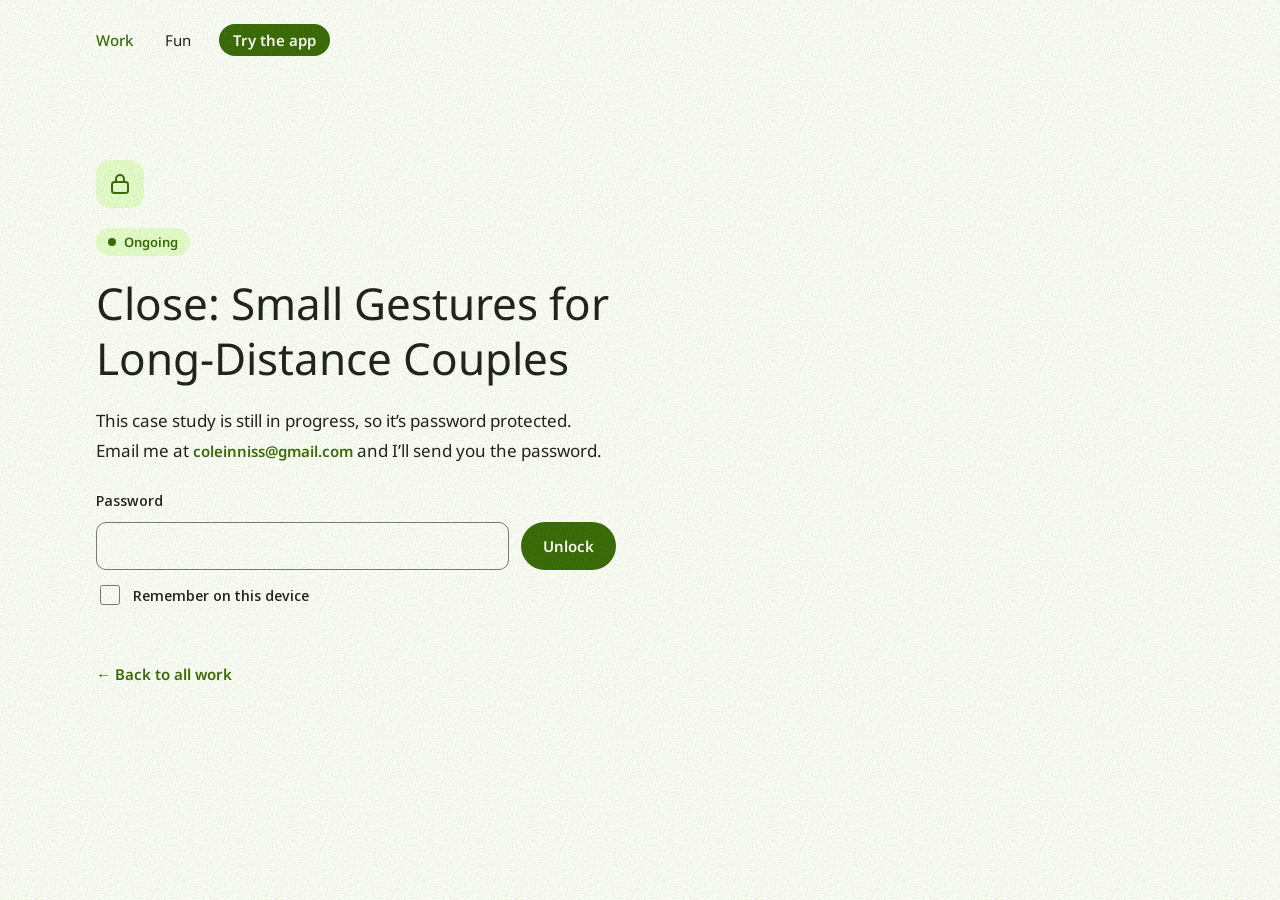
<file: work/close/index.html>
<!doctype html>
<html lang="en">
<head>
<meta charset="utf-8">
<meta name="viewport" content="width=device-width, initial-scale=1">
<meta name="robots" content="noindex">
<title>Close: Small Gestures for Long-Distance Couples · Password required — Cole Inniss</title>
<link rel="icon" href="../../assets/img/favicon.svg" type="image/svg+xml">
<link rel="preconnect" href="https://fonts.googleapis.com"><link rel="preconnect" href="https://fonts.gstatic.com" crossorigin>
<link href="https://fonts.googleapis.com/css2?family=Noto+Sans:wght@400;500;600&family=Noto+Sans+Display:wght@500&family=Noto+Serif:wght@400&display=swap" rel="stylesheet">
<link rel="stylesheet" href="../../assets/css/base.css?v=202611151523">
<style>
.lock-wrap{font-family:'Noto Sans',sans-serif;max-width:1088px;margin:0 auto;padding:0 clamp(16px,7.5vw,96px)}
.lock{min-height:calc(100vh - 160px);display:flex;align-items:center}
.lock-card{width:100%;max-width:520px;display:flex;flex-direction:column;gap:20px}
.lock-icon{width:48px;height:48px;border-radius:14px;background:rgba(162,250,75,.25);display:flex;align-items:center;justify-content:center;color:#356506}
.lock h1{margin:0;font-family:'Noto Sans',sans-serif;font-weight:400;font-size:clamp(30px,5vw,44px);line-height:1.25;color:#1A1A1A}
.lock p{margin:0;font-size:17px;line-height:30px;color:#1A1A1A}
.lock-badge{align-self:flex-start;display:inline-flex;align-items:center;gap:8px;padding:2px 12px;border-radius:999px;background:rgba(162,250,75,.25);color:#356506;font-weight:600;font-size:13px;line-height:24px}
.lock-badge::before{content:"";width:8px;height:8px;border-radius:50%;background:#356506}
.lock form{display:flex;flex-direction:column;gap:12px;margin-top:4px}
.lock label{font-family:'Noto Sans Display','Noto Sans',sans-serif;font-weight:500;font-size:15px;color:#1A1A1A}
.lock-row{display:flex;gap:12px;flex-wrap:wrap}
.lock input[type=password]{flex:1 1 220px;min-height:48px;box-sizing:border-box;padding:0 16px;border:1.5px solid #767676;border-radius:10px;font:inherit;font-size:16px;color:#1A1A1A;background:#fff}
.lock input[type=password]:focus-visible{outline:2px solid #356506;outline-offset:2px;border-color:#356506}
.lock input[aria-invalid=true]{border-color:#B42318}
.lock button{min-height:48px;padding:0 22px;border:0;border-radius:999px;background:#356506;color:#fff;font:inherit;font-weight:600;font-size:15px;cursor:pointer}
.lock button:hover{background:#264a04}
.lock button:focus-visible{outline:2px solid #356506;outline-offset:3px}
.lock button[disabled]{opacity:.6;cursor:progress}
.lock-remember{display:flex;align-items:center;gap:10px;font-size:15px;color:#1A1A1A}
.lock-remember input{width:20px;height:20px;accent-color:#356506}
.lock p.lock-err{min-height:24px;font-size:15px;line-height:24px;color:#B42318}
.lock-back{font-size:15px;color:#356506;font-weight:600;text-decoration:none}
.lock-back:hover{text-decoration:underline}
@keyframes lock-shake{20%,60%{transform:translateX(-6px)}40%,80%{transform:translateX(6px)}}
.lock-shake{animation:lock-shake .32s ease}
@media (prefers-reduced-motion: reduce){.lock-shake{animation:none}}
</style>
</head>
<body>
<div class="lock-wrap">
<header style="display:flex;align-items:center;gap:16px;height:24px;padding-top:28px">
<nav aria-label="Primary" style="display:flex;gap:8px;margin-left:-12px;align-items:center">
<a href="../../index.html" style="font-size:15px;color:#356506;font-weight:500;text-decoration:none;padding:12px;min-height:44px;box-sizing:border-box;display:inline-flex;align-items:center" aria-current="page">Work</a>
<a href="../../fun/index.html" style="font-size:15px;color:#1A1A1A;text-decoration:none;padding:12px;min-height:44px;box-sizing:border-box;display:inline-flex;align-items:center">Fun</a>
<a href="../../fun/close/#/demo" class="nav-cta"><span>Try the app</span></a>
</nav>
</header>
<main class="lock">
<div class="lock-card">
<span class="lock-icon" aria-hidden="true"><svg width="24" height="24" viewBox="0 0 24 24" fill="none" stroke="currentColor" stroke-width="2" stroke-linecap="round" stroke-linejoin="round"><rect x="4" y="10" width="16" height="11" rx="2.5"/><path d="M8 10V7a4 4 0 0 1 8 0v3"/></svg></span>
<span class="lock-badge">Ongoing</span>
<h1>Close: Small Gestures for Long-Distance Couples</h1>
<p>This case study is still in progress, so it’s password protected. Email me at <a class="lock-back" href="mailto:coleinniss@gmail.com">coleinniss@gmail.com</a> and I’ll send you the password.</p>
<form id="lock-form" novalidate>
<label for="lock-pw">Password</label>
<div class="lock-row">
<input id="lock-pw" type="password" autocomplete="current-password" required aria-describedby="lock-err">
<button id="lock-go" type="submit">Unlock</button>
</div>
<label class="lock-remember"><input id="lock-keep" type="checkbox"> Remember on this device</label>
<p id="lock-err" class="lock-err" role="alert" aria-live="assertive"></p>
</form>
<a class="lock-back" href="../../index.html">← Back to all work</a>
</div>
</main>
</div>
<script>
(function(){
var P = {"v": 1, "iter": 600000, "salt": "iL80vaJM9ufNOpNmR+4p2Q==", "iv": "GKgF21y/rCF7FfzU", "data": "Lu5w+d1rQ0iqDSe0jfUrGwbzIgX1doFVwQPXSh41SgQDnBs5IJE9Y3LI1WTrdt0bfkheE33rbcE2SRP5gQjgi+FKOZUcQpkkQWWSyNmh3vv/NLubJ8KXt9QBbPfZQQlnUfXOC/8EwLZ4U9aZXWcC7iQ+E2dpBFJ+Bsalx5uImSHosdSv+7oKAhA0UWNNTn0oqjRwDKfoQHBvhiK8JlllizNOb+rxg+oCAoK41ixYuaXW3+legM8+rxFaz4E/[base64]/uVGlRabvRttdP9P/Jws+X0aDksMd2NMpSgWbyu3JwsM8DFrg4VKyl2xwrPnZz53DFSwkbg5AaF6mi4N+w8MynffRLR+aVW5eSjdNej6T+631cJmjYW/sQVV9O+ES7xiE0yF2JqvzyUZ8g0zsbqrvyc7XbQ9QoFWeNTj76slwfQ70YssIlrFMPHYD1d3/O+NWFpVq+r0RXyJ//[base64]/FSfAiUykIemFw3iK3ehMG4+QFE2UOscy83z9CIL3dWmOYxAU9S4FdPx9vyeaZ4bAuFIhSsVstNiMSaLBp0fJR8qFAZaE3LLB1/nCqIgyxCsKldZPy5nuGSmj/OzR8BB08eEMIxcjo2skPDzyfVaVjxny3fEIpeICSY6FNasNqdbVSiDluYirYp0pJzd7VQipBdE7lfZTej9wnxhEDdCrHY+vYzAH9O+pErzihSw6uX6gT+RY/5CymcfjR7Dw8EWHxQAkRg9AkqPMpe3FtZQb4IGGfjD6nhQPgYPmHAwryfl5PN/5btGehGQ5fs7SBSejjLyjhCmTw/[base64]/8XtFy93fRtVwm/9xicG0jpUvlQthhT4Ll9C7N7cGrRqDryp+TKGMuofXA9tpX3wwft2ucsNPjwE8LBcdYKyoq/n9VToICRF4xS+knMdafF6D3FaaNwZ+k6ENbMx/9MZKW5/4wRUMRhBjp9PeoSV1Y+mq21jGXlgS5qITXC5/PhLAOsvf9dU7tQcAAzngQbHeaqpHcMqW+qV+sQ4VxqBhMjtqjjgdjIkX+0cmyTsaR8mws1jR+P08bbHwTxYV9rw4/A0w2Qmwf8g/+BKG3l3doorV6I1XSJFXP4d9IU4NuduqoqmVcnq45RxR4EfJJqKSpMVTt499vcJqor+U79Cr2t4xyVFx2n6LQ5DbAKTy27NJi02LGyDDEI1mpJt7AuAEgD2jYF2iHZjDjK8/t+rtbSdapzKo2Y5QGYDl8iV4/8THyB42TWayDVDbwAT/F4GOiXvFgQnJKrjX5t0HsggEg8raxhDncVIXIYZafE+AhIAWr5ReVRAbDQ7JZehc0tar10PbOparlv69r3drSdA/[base64]/bMkGN4CsOw+V0OynJ8N4N1RoRPHFv/B44Rae3c17ELWlbMK5ihH4ggnez5NAR01GSUAH+ezaAf2tIDwx3CzcVeb0g0vHhE5XgE3HOw2sMVPZoITqYJbIwBMKk+/2MbSNjY0pmAFEQ/0T3XuvCbcePSB9Cev+ogvx0/dqw1KKfPOzlPuW46oGNdXzoT0uoHEABtlwQ+xCfUCW+RoljTyq6Imrh688vXnixUFO7ZqZJtTfXwfs28tNsT7IUZJss2mXOWeAupO9g+lkGBj1kSzJvUdrxrGhKegIcIAjcWgTrUGbMScD5SljJNlX7EJ29EXKASBab5W+E0qGFTOVR8CcycURCC6Wews/SdWocIJX9+NwNtWMVtARl+TGzSZRXIjsgOwB/X0du/jAFnaf9A7e8zUnHdhtAsKVoMZ1uNhAUzlQ7dhMCPn2o2fUIC9Y+oQrORROy9PUXLdAjvlf+7sppXzBJXJZ6JFQ5zRt9cEw4chD070PdSGHgKlvfSel8BTsCNYwcEkLwH9yEpAvLsP6DIB1R5w3wno4vPSyoadmYrwK81Y/Hj/dNf4PDsOQqpclH13gFv8UhNGsmjGJevglUuQZBShe5S3zJfMth/PzcWLEoLV46fJVWjIx6VJ9P2c3fuA/ix8wlJND7nle8agn59wz7WaFSCiEtCdh5FRDV3U02f3VzWbc7vOEVqavUs55Wujhj0/VmuhJGqoUMkiYjO+lkd38RgpSOAbKZlMcG0lNaYOaNwViuWomJTcM7WTkPob5GbeYjrd3GL6llrmDALA4HyRtbEPo6QUhU7D7Kh7ddY97vMdEJannDxWSar4RBKO8i5MudGn4CVgYSVezshN9Jfu3NuCb9/AQtnO+oth5kNx0lJ1uTzD+NUJVLAmcxV0W5WzqdiBmbEYbchK9XJD9LkJ+083n1/yMXH3jZl/snZE6kjhGH4jfoSyR1yU7KBxjl7eSXIwN//G73YVKsaj+29dFxfL3vAfmV+X//+uXYIsVnMNXJw6/tT2PPy/lei1k9gx8C2KZeOBmBRa3Bw9BgJ6XLOhPwX6dKlyq8eae/S1nD8tq4TkT/kry8dDInoQVXvwQWZ2QO02+IXBcwi1pJ1oLcb0GnCfTtM6k8qD1p7gwITugTqZGx48UluY2JcI4K3znsDVB+gBwGE/ZUgOPUiJk2UM2AyosuW59lQzwYqZNCb0Th7w0/LIinKbq8mZ5Hc3BkTHgbqwAMi6fYaUR/gYpOnqzqDlclGNOP+cEQRF4txBRDt1ujQR72OLE3mFY/T1upMiFBcb3H3/5fpRYjoB99vRrljAW0n0bUtRG8WfgCTYdllJ911Ecb9MuHITTG2//5dRl/y4CKuB5HlbHuNMljgUb5GIRjoPnwpVDtHLc9Byy1ZTSk1iCCcYPC4vPZtpsMsQrJtm+IQFIauHqYj/6nBrowchtJ00XqqXhtAIs3XBCX+dS3zYm8MD+rCHeIlVPwG/rwYVvQzaL/bI24X7UuQ9HXZEgGFfvt4S5XbHLn+rxgI3+U9E5tFrgcVX4KPMAkeE9QoICnfLMc7IakgY9lRwWqJDkN5cNi3pO/BRMNdzN8l7MrONv2fj13W4E+tfxuX83PJU9RVkCN3sQvaqr71QsMcy19u8uTL1ys29R1NKhA0TPSMCL35nA6Ag1eSr1zOAd7LyImlt/s+ajUj8ON/7vNPWb/Fto6uCNcjmIjkI31//o4J4V/qn5qRziw5zkiZACzNWPeX0kCbmij/JkUrJBjf1t1htx5YCfVCeDxM2lxhYpp/s90wWmir6kXiRgO3KvEHQ9BIXCgIIH0zJBaRBQWLlGJRH0iXUn6DuhtgLueMcNmOQ3Wsk6x3ZcFHtekYjraxfoV54JHDuZBH46XElxQXZad90i1THe/WUBOkbtDrbE3Y7mBYcycU9YL0bsEmQJqoDpDVfuuBwXOq0Rh6GTR5jQOlPtXDGywDv1JWHBgekHzdsZepjQoatywYrTZ4wurOjnS42+64eNPA8Ut7ZdSBbcSpmCMg4pFzxF2g6GuUA9O6WRt3Mtg/i2JZTgMZ4/loGQbIPzMxFjHGY4/aQnUTxjH7W6SibdaX5EfqFMwefEj4GinfejgLeb9Oek4LXadsQmagG54C9atprN5bowMBPKHDDMXTph5ctfVUXCAYm092SWh/JXLTLPbh236XZbN1hrXC9OjFoz8yu36Za3eZwdrj0rjZgDNZTFzo6oR3mLoLAVKVUu29VaSY2rWJ4nsTUzYig5dluKj00jWuweX7X7OOvQD/tpBwoxCocFuB/O//V/dtd9wX4LLhN6YnJ6kXFBjY1fvglypfSTuyDG2X/uAbcGG5ZuhSQlgcCO9buBkapDig8d0abWvmOS1MUt3NEaCzt9ccVLSlDR0DDrE7ArQ1aj/VLp7b1s7JNuEdHVZEaWuTZTpaA7+awxX4V/rEEnTsPOQXU8LbA9CKs4L/1DEgiX72LGgm1NkKxcYsNUPyH8hMtGs2MLz+aIoDP8LwBIsoS6TMknV7m4WTPj+IaSmc8X7ObVNwE6mrMXh4ooVtSgPXuheEtX8DQpd33JIvf0tQ9ELLoudSIN1bi4rMpzgGAKHOHx0ej3gcU4d+KVCaSdiBJzeQxO7+5zxa1yEMuQICWuh1dIjVlfurYlPG8gNP/Df8UbwVoKBWHroOKYmrrJGI05DaSISYqPTM3CTaDDrtWPbxJ46QlP+ADCbF5D4pWTjanHRpIRLLWQMISvWMlOEKgf+f7Mr0HNmgvMvIovIXmCqD7LDqNJoiLHX0AnfAhg4u/757x6RucrzjTWrfQMim/[base64]/Yx8S2ZZkaR126+pT/D1C1nmVf32wpScU+Gor2wsNl21RhRlQYKuS8hbJlj0AxppSxXuTjnM5agF9atZykZ9QnA/Ibyvh5Z6wQK6ZQC3Vb9P/8AIwmql9AwnYQ/QNIBgSu6WZTQ/AxGAX7PhL1qwTN8pjMvDYL0fScvN9U13STDsuT6kl4CcDvs3rvNb7XMseXCJhdMDalQF9t638C9kWj15e4R2nekVdZFhb1ZzTxCuWzF6xMAYxHtmxHvR2YxLBsVqqFApmYNMK1MfpLrvXsmxO6xfs+0QOh/uYdRVeykUHWAwMpgq2kBSUomZVGPH4fVW7SobCQV4BvoApj19mPjYhv/JNkAfBzh0Kqn2TbalTvD6yAK4V2iw1G1aAVutbW1A6TWroKsY2jV4S1CluDwotJjlkA1Xx+AYrk/tv6Y+gryU9p1pweBYTKmc34M6IQ7Y0FuMe5DP/kG9I7a3yOh/zHxE3cJ6S+0E4wLAq0WOoxgSFHKTqV+vvH72AlnXf1EHlFxTC+oAzH3MPk0T5OKKA6ZWjRf9s03IKj3/xdjGxheBzJm6B4t5sRaBQ3gLj/wRFaFtsKexgSYEAYdmpfvG/xKDeJT1fLVZqwTTlicem2ul2mIVUrEcSQ5rHWbV6pbYEutAGspU8GE12VDKMVl4J8fDFglhP9w3PCFM+dt+QnxzSoMJ66mxJ+Crth66IAGottaiOdSWBnGJwqvkLVknuqlc5coKMtW/9VcKs7hsJKdZF2mvYCIlppsFJ6CFkeFtHyPEgpFa6KR0nXTI7ua04eqrITaG1Rc0K4JTbb065VPJ42gbL11XyhaBxBgb5YhPHe6s3MRaI2dHZ2R/dypzz5vcrovkUbrsfiqCgsaTMGjovvHkvKyGYA+v4YaFh/Qa7KYBTyoQjL/U6lQWhiEvqAfJMotezz8a8IKx7yVW+ddWW4QgMc4pPHe4OfYJAeCXhYI2zmuT/MMNq4/qxzzrAz+uwnDWq7AM0aQQ+/rCz/YyN8zALIdVrKIZTlZ3dk27boDYZeQgP8+noPVAawdC52yEiPWHfVh0jpm2y1ISFxRXJkwYmqMnMjfWJPo43njot5CvILx1qfp02soy8z3lmt1HDmFqUyvIqTkX5711F34NeFlKzL5FoZWyyrhp7yzkXreJa+NnF2oODxwnX13krrs+FxY6pAsZoACswhA1/0K+9QYh7VOe8wLoC+yixon4h1Zkhem0Ycu+hsoYdii7RzyNPqEzlH7ayBf87lnNXngcz3yAyYTMwFYniQBtH+trzlrOST1HodihVpl95u6GdHgQzXY/HYngkbQoj6PW7hMqR6fH55lX83sCN5RzRXixIXgKNTuqnkVnAHDvzXiqThaViXrxfKHxFw9Lcuu//6SJo63NyJTKdJaNHM6ORqzXfafo/dzepKGWiWxMr9eJ/G0Wi1EcBnYwzXsqjp87OKYsxYnq12uXVHbBf31YzMGPAjXfWcykpkUP2A3EkzRf6NqkIDb+ugdo55zYV+9dH7a/TQTpJX9T3SXi1nE1j7VNU7LvP62iwKXqdhV5DkaaUbiO57NIgi6OVCZiChmNBGLpGH/x6cTDHn6YsinENGybpi4Izn1iEMVmAmulNpe6H1DuE+vOUNpzP4igP9qwPlhpLUd6pVPC5yUfP+2A73g4DbN3MO1cWOX9jpMFvfu1MfEE8Q7nR8tzJAZv9mtAah2fu7EBd/rSN16g+fh+tTu/wjZ6EhLQEgqZM+QwMfax0Vy3+8P9TtsvaR9BTwbiXTRp2gDyVplj45/YIOSfeV8fY2F4Os+2iaJDY3pK8PTZ/6YlWUZ6PINZ78BmWriSil226q9sLGdQsFikbwxGFw4/9AleqJi74GY18nEsZqvxWENihVczUVQw4hsWUZJ6l8LOtxvmkZVUpF7bfFFVkKZJBvYNEtAT1lxTxUOCLM0QE3CqzXcmpXeq8BbIt88fTFOtHL7yJUECCuYC/7H8ug7m5f785g2hPFePHn619ZtWZdj5grKDlJFC/[base64]/[base64]/mWG0QbwG21oPyfmO0DwOIdeJzTQLkrqBuDbcOcy3rloc07SKAKikJCwwqYegm+tyzQRrEqdz6NXbm6at+nbrL0KzB0u1Rio1bCqeEQGt7VPVRXRIUXQr7ylAfj8HmI7vclpjoglsyU9wSRHQh/g4hHfWc6d9akU1uKVQ+t87QN5JS5bBm0aoHtWVGp8sGNx0PUh3a0hFsxFjZMIZ7kb/9phgeg1GyQQSGI+1ALtZSqM/[base64]/KeByo5ODqP2T3Rqeyt25uqZKS1OehsqL3UDM/dptRrtqXM4ygKx/06C3nfhkxIoTbv6VJQQLY/uAQ2trdUNc98WuulBjcv1Ja968Il3F4DV/ZoSLKsOviVDqN2uzez1eH9Enfs+WA5KAy5JE2wg3l5jDNUV3ndTsZLw6szgh7x9MImpy4jwKkXfVxYZnje8dhjXDeeGhP1W99KvhzcvWUNAQpsPNFu8Fealm6vtVXjEusSxEktnmMxP/mg1/7YMFb7F4yVWrjl8MOmeKoOPWO0zufTYLnh/4RUp0+c3CPWIpfJ+42mfxwOsWL/ZPGL+nKD4ldKuLjutydIBJPnEMClXF36nrcuE8Ij7aZk95HLw1+QmNwKTRCvwnoewf9ezOQvG+2G9abgMVpsYZ/YckR5FvT/A9MsqrO1eSbrZkK3cGMCmz2Lsv2Y4nvZssTkl3ZNAlVA+ybsnLsE858jSIccyVQPe6Tv6HX9adXyvGhCD4mMxC0anWcskxYvm0IiKTL9iOITYl6IPo3KozC18rz6tBAe6Szlsy3mOfSL/58kFbyRnQAE+VUTW96/6EpKi2M605ZjnNaptEGU0XMEWyjbu8PknUzeNCltcncF12xMh9PATDY0UtDzdQ73at1ZyUTtp2YmzVqzlBfaoJxBnjcsfHoM1znnXgq2DPrSB/ufTznLEfzv+jllIK6vyg90joK9zL/svbyZOgT2KLwTgSynF/gU8T6SnxKJKr8V7cKS383Xuqtz6kF/7TKNQ7QD/P/7/qariQHHV2+uuaKvI/7OaqE7a9L3SRO32uRdkMerzHLfuYOsEsckL8jdqL6gCFPUeDA6t4QE3baROBzMVGYpuaBFsgtY1hT2cMqu8oYj3v3CPFMfhEy9Zj6AZeC+4OZ1Xy5R0WpiTuID9iIaX0UF5QOzkH3kjgLERr4nBl23UjZ6bkJRB4osU1n8RVyxPfdKFvcN/L+bxosvy0w8KrD8KkH41UtCmjHKeOzo42L9z9yNS6owzSjtgcEtA3B4+VVOkbJgdlsNEgOJApm47DOumJLLvGzVykZapXIZcxCqA32+p1r3oNN7/+BBHyqXklCNhyhNXjTeu2nuwwNK4gC3NuMO1abg1crEEf7fXCaFwqTdbM6GWySKINlsNgdDqWsOYkSsNYjk+J2lkdi5NxUSC2VtPy13+nI6OSQCdhRD+WrL6FRmnhhhT+h/0lTUNC58LZM5tmeOOPRvpmZ6fE+Vt+JIFBLrRsV9DydP7TYIYZKGyQpf8A5Nt0shcIQNJknjAVArFFxKcVkpvhBoyqsE9NCfXGQxy5USonR6LVqnxREJAlBEZ5mp7M86t9N/XyZiQfI8m5OkCY/HzmsppKvx/+p3of/Tjn2g82MPGlO29yNxFFH2QLqzuOZcJArgBEDhcRGurSKfa6XeE668x3F2Vd6VbWdA1jnrXka+HrgBt9ATu00H/tvL9AogRUUUfJrB1VVPBA95jlFbSSKBy9eXQ/AnJZaNX8MIsU0RsHF6e81iYHmNXdEW8P1EaC9Ozaiiqf1J6IvxxNJREdvqYQuBIHGh0GEx39cePPb8V0pAPxjwiIlm5jQF4uU0eF3YkJ7/9KyeH53H552ByqCKzbokfNHZXF6fVOar+lg9FvSDUoIC+iXkeQg3w+9Wm8Jvlc9x9zGmWKiGP/S3iSDiOlk9Km8xbJ2IZhwq9SV5uh/qZI9bFWGm2kXJPfrxVz6/T1b4ExCzuTacF6o7BY3FwI+WvVPNSdnFP5nZCtiEP3XHBbsoMrmljsddaML9iPzxrb792l76usQ6Ql02J3mdtlmdA1A6nVL+ls9kUiy9oeBEi9FrqXjVaHtmZzu3/8fwrde4jqYi3gaMGF8naSJMxqOFbRJZoHWwDfu3nQBvXwCGMu1AmyWgH9oBV2IdbuBSlBF0wzbYH5qfS1BkbwuQieV0Hpu3x6XpDgC4LwU46dIUYVtb6uyU962l4bEkyE2SeTjFzZqexDXH6oj+UbUNJrwH+/[base64]/GU7gXYJxqYMOl1Pb8scZUaR04SB++v8lGHstaxvtHVN1jYQNA6E4d7vgMUtEp/Hx0zDUMtvf6+hLdz1kudDT40dqviQ9ISKnqZ9TswULG23GNUu8Du4yZ/n+2zSxjPeR6qDLi5NYSGH0MMd/GdAqSAcHpzoUdjiCbKJ+y7H9O3Gw39MxLPPJ+IV6Wk+w2oqFVP0SxHkRfNZqZ31Gn7kbv+P4H2qJkT7u7ixEDdc2O4NCErB/R8ibO0PKLAhx3SR7/w4AFdEU9rhyJ7t5sP2wuEIZOQi5Bw+cHPHT8kPKrcxgsWkIUjreL56bUY2dGq4CqZ1C9brje83wrx5AzXrfi1RxU6pmplfUad98oHpxpVs3jjM42T7qQs5o7pk9CmObaXheWz2NKn2AQDU0DSRbSp+clNxcJBYXFTchMKXd1fozrD/49YM4yZNwGHw82fWmBTPazPQ1VRI0Rohc9Q5V/SazmbOsVVbxkox2c3vRWzrRrITZJsQSD4NiTaW8WaoAQ2lwxiz/4au8PK/FjBpP5EPWol7tivtqW+aPaba7raJNjNraIdcB5SHrQnsE7BfB9oPZEN6Yn/hPZzeppYwZqNrvekgQnNGPijZqMhi/NCXVxAouWPxz/QErqC6NjmUXlhs1MHx858gpXrlQJLi4hfpHMlI3Oe82W/Th2Ce8LjmNjq26TO0jUMNkePedCJ2TENkO3Yp6u3sWL5znHF4p24HAAulFbIwqD1Xw5rzSqP/sfZRkPye1Ssb0waItOHw8IQVA/BzMkv1dYtN0m/YCET4EsRw6/VhqgBLskO2t6qfEsoRsfy/SWpoJ0kyHxo2OgyXsusRqztotSXIhwew44WY1sEn7V8AyYFcQOenbIrN0XS/0639iXY4iSwnHUoTXaoXayAdMVH+oJtrBfAJnGroQ4pR2ueRzWGDv4yJTeaSHqow+kvn2D05bTdYHZWv9j66zCiGoMoZK300dBr7ebsI36+4bDXZn2ovDoRvAmi0GnvoqDqKZ5i28a3QTbJ0Uxoh2RmgJEfbtIxRuhlxsrj/PE+KdouR2cpDxDadBR4NZeOfE2muju/yYGqqS2v3iDmZw5kxy5Rt9w2Az1rcW0GlnmUSEfVSjjS2eWbFGjgWMpy9X2Xet/CJD+wkIJNTFmkDPc4Xhhuk+kKmqol1D9zyIV7U3DWbgggFkg+r56PMpGrg7INnFThS1YODxrystXI07h9YNLW+Dn8DkKvzKibVfV/XskzqIuBNg2spnxb8tYXAAaraftufkUF9YXCd8KN3b72/nxV948l7Q5d9cDc7wvUlcrz1lPX7Pm3x+N8xQC8QiSE/fGg24gxH3CGWyz/hYCLaR+9vBKitKtggkqKl1JYj8HPBVOuKEfDJBb8wdMkLtX08PLJRN/2lLy7qQFkA7WnFwfRdhBcAC8GzzqIXJije+BRIZvyZYDyMQP5oPOeM8pXhcmbkerIWV5gaLI6pGSY8GolqIKa1MNpI1ZuorfKPQHVbdFkO3t+qTJ75PP9bzx8fU+hlfO5//Y5cz7lQTKnIR5hnAyggAMocE80Jxl3wYk0RA7tBl0ZXbxG0lTI4gmFRqJSuiFeovVQ7bdBTBJOEctfz+Fda0daT8+qCB28n8sByTYb6ApYEHYv2Uh/8whAaKR8vPYEZrFSx9dIjE+A3MvG9FWoJG7i2pXm+Hrunwu0uVYgz70xxlpaI/W38rEn5mPmvRUhZ596g4InhcmvIzaT3su2jH3fnU+I6pp6+dIAgKeVT5zQx02elSB0FdJ5f7DqyQJF2BV/1Dg+Nui57yzxzGLmGL4bAJHpuxh/4xlDqX26EPEV65b2YlBIRmfHs+fjdSmRjjBXdz68dR6yyp+4y3LKLKjuUmfGZNBGPgLMzy8p6GckGTN4iZXqSnscZC5AYvanUsvk0CU1TLnujUN8Fhl31RQqB99pjF4WMQYcp6Vfr1+yraOFm2E0ncm4lJjswkrLRR+epRB6ewrHCgwL5dqrL1/7ZugTbItvjHJDe5H4MbQ1dy7RGxbLuUQbWwbL/f7DHmfdA/RSvTriLMhOE2puN/1k3S5j11mbQiN7T1xUmGe9PWRRp8bSiM+lwm58PPnjXLHIrSdWdFTNiQImODtZWl17TyhzyM3nbt7JelxNSYEnv+DpifXl1bXy6ou6oQcBfO7ii8KIJvTTWgnfYvU9ceMTI5XsB5UFkupNLxUwiBaqCgc2tVfaNZmugf2IMfUa4RRvol+wjasEwAf7/Wncw3t6erw7+yrG/v9gMJkmyq6MvgKGArplDzvS/LDHQC296fGCX1v3dbr+G8Sr1BbfldCc+nvC308wdYDHMhOCF3KR6ez5rAugaldaGrC31wlNSc74lKLZnyjYtx9Mf8+P6Erpp/[base64]/0KTXDUawLCt8h8LI0ERSfPkzBsXjb0nQHNzT2s76QEr/ebAlKyaFd7TbzRc1lfRTQhB9scpQyFA0CFLyTEKamZbGEhe5IxaUK+DVZ2o1iy8f0T/Fvdf7atDwxcngdTAc9KPTveFzhaTL2JM0tDo1WzB42jKWXytBtYR2pVk8XBJ5smdx3M+nT/IA2owqNmuEYGMRy88HdfG/8lxZYj36GLYIJ2ob4QBqCYzdG7CwMkfhzOxE3AZrKuIqzjeSQGGCCLKLn0PE+ya9P52K0xl12r4ZNy2+MD6ur2dIXGCnwWwHmFXcjYtl8Fp5zKI11VCzM5UqDEws4Lm0dBj2AbNDJeV6i5P97ittw7QyoJBU9vgCHDNnMb0+a0YxndSFNc/5W/wOo2ENkfsTwJXlaXR7Fzc8hdKEQP5Rk1MocpRG8qCRXFCG4G+9x6zmhjGZzto4Oas8U4Bu4S/xVB1UhD7V/PO01Dgz/OCYqqeiJbzBPTUP11u05F8uMCjNamyAVKApWAM8ZYyG3ovh6zBr/y0O3SNqq5oBMZFpTodeX5SSVTHcZuoGUMJoGH89KFpRiXSQdJPpSJtiUEg9hf/4cyUWFIoMdPVwHWTw9EkQoSJNvjuI6X9MwAu2aqTNO5wPUkd1mpNkSHUPo6JT71WZ8j38l9GeDHe43FzW4Er33E2ayEjt9JQBpxhfLWt8oQNG5yeACobubAc7vSAhHZBK4zbYXQXazvCr5UA23jNVaHmxPG3V+DDCiL/BWyh1xKUZDkKWRVQ+iSyttUicbaKZtHjMqJglYn1oIjjCuEczu5FLxQIXD8AEYnBvAqMJawaGWcK4kjCx27nKEFtQ7eXcF7GrGb3PwY/L3tasXgQK5qNsWlVo7YZ7IP67Q/BEHQrS/E9kVWSEirIgR1Z0qFOrWWjTmIbdlim/bOW+LnJAqbSzLAUNqV0BLlg04AHU7lH1cVdNzzOE/qdSbfACxLmZm/VQfJxmlrYSevEgbEKpjDhoPiv8WaSybedtdE6ZGGPqqWZUgZWZ0383C+sKCWsxr8vQUGnY7iyaOkgJZvoBWJ6DAXcpjAfZdPdxReJikTGsD+yBnLDSMMdsfNGLKOt7Fx6Yd/8GAZQ/DdcYLQz4i3C498xIY3DsAdgi2zGE1okpenwAiyuig6/sMrcvo/NCR/IvTmTQJCWxYDsiPPF69jwQBJZsQjojdQ6EO0U1oB9JsWf9S7KgenccLLLyAIzuBD9oDa6U4YvljepErgiN2thR7LZMoOD+CHZP7semdX8aozsbmYa/lf4Ec2LHtuZoiT/WaQ+DHESpRrBEf3AsfHpUM4RUxybifNngFhawpP6YztsB3bHl3DfpfPRXVKWSGNfoarvYfnhU8vlQzrcmmiBAl9SQ/oGignLeiY+TkLjUrpLnBftdfruP+cCnFGEDzkPlP4uii7jm6jJoi988UQy7GMUnGY4a65dWOa6pTUzr2tQdC2ikgCqKaoIEgJ0Bz5tQka6wB+3XGwS5Sxq6x+aGwxJJkXoNMcguGW26PutIOwlmGoe4A/ftpovvlkx2j+pHftCNdwXvFjcBfn8aQXtgwcxfrbgvtm0Kmjh+R8Ud8mhofVlvgm6ohk8oe3yWp1Nh4xjMSGDnBYOKv8nhMRfbDjsEKnSFuWsSic4EfXnaazH6KoDLf1BddTX0iwadvQXFyyyBFVie+Wd4QfOWrmOQcfZAQ9FnCaYiK8hTVVjrppn6KVhk+2cli/5zxdI+yv6HX+Mt7J2hEPd0ywmj6Ut9PqBw74g1sAexfVLbkI+H4RCrKaydA6srJxHWM5XW5rlKd2NDCyVYyqCXzTs/Gzo1amXIMgZu8/TO+KdFRUtdaoF8GmqUdXQPVP5GpwwabCQQ/qVBtR5EojJl11i5O8FxYIN4RYr1Zp0jNg2+uHDolDJM6x2htW9d58Gu3cnKISpaAG7UeCkLJ5LUqEiV09uwMw0mVurcH5j90lyXl8Kdkdl8xHpoXsDB91zZc6Pg7zS+Ma3HIO33QTomSPkTC4Ctwm4cZqmMFWR/O1/DWUyHC9T4T1MMpHxg0DWxCDzwwKAgEFWme2LRGdsfTpdN/diUWUqBKwncBDVJka4RJYsWMrBQa9+p4V0U2yumJwaqQqCQ7l3ArdrberGYuEDEMjZ1uHjCGNdMg9tvE7z+UNtJAEEj84fQayBZB47U/4V9LQ/bXzuTCXZZgU+G5rXOPuqGVp7ZB+TbeD/5MplbgbZv4cNK7QPqddNKa02KhArokrhvBptw3dtyLf4xBmqDqbzAwj3/[base64]/wxgBQA2GhyMoL2oe3PSXpo0Ag6ll0T9rcSYb8jTrA14aR/kq5JPBeiyrkZ98nmYHFFOSZQaCH0MOj/ABQ54ZErczt8XosdTYUlpYoRoa0O90WK3V7HRc6pE3/rlKBGoj8WpDhHHmOTgq+aPajgTjEzj+p0k1E0m6wSN5agbXTDTlx0lyzXBhVLrQ5geM/Pxm6osSf11juFZZqrujEeUwQtc3JsZKN3XgjDc7R5MwMEMdT6OIJdOCN4KOFenPKNcis+JdHMkrEYSQEwLIHUxsekoXqTa3z2baCu8yr3bbz5U/Ldb3NCV1rhnLF5Svb4EayBscz54P1E1MOOYOvYrLGqs2d/q/uLiquRz9kmEnziNok5BxK+KeGf8j8cClJhBePWOpPvECFUKkGRxABSQu8TGY1LbBri2oZeGpuVMR33NXgf95rrEFfNsgFuBiFQg0Rq8iA+z0dB7BkCPe45/O72uKdyLhpvdW8tzWFGQ/Yc297OB+G5B9u1YeRVkCWuUfRFPJ6gbnZxuZz949fcBh68FwvMcdM1YSmhkl5f3b1OX0RpIPsJWss2K/LtTxT/5Y72d5Kuo6zXtjbFJ2yjHQ60HVz9PGpX3on0cmfAchBVWjarJtc75v90JRl4jsB3yFmAPAnT50f7ZYhAsm7qvghN+7KTAPMvqtoDvdaXgOJzDUk3g4d7MVwOPt/h7Lu+8oYklCuMNjP35c2uFSMWaL/UeQ/BOj8+hxVTQZd84NfiBB4NzcUyYpKKylixzYBWq4eibpbFjJrow9gdE1NO0xrr4QAmvaQ8D7d1cGgryCfLN1DAaykAUhRWArj/iVCrAO4o7F7OsGqhuet2Poq6CsKvOXYR6AhV18zrhTOdrKxdEUS//L8OKYZuNEq/QAeJeRcS4y0gacy4xDWqLPJWsy67ZPNhP9ODEEq5mB6uiu0h6hJ805LCPQJYyOLNTvNjCn/XImyFD8CW26vfVEpeg7bRrhvsftJoC2qBqhvj1nPFMNy/te0gv3oY3wHqPgZyWE2MqonJn5BUCwa6GjYc35PbiKfjZ6qQ2Btzdg6Pb11pwdO3Hc/39AVKT3fvs1DBAize5i8TUd1an7nGGPAwkFfx35pghMH1cbLQeW2VYUKjNyuErnBfozgNY+Of3GSR5PCcX7MP5/UR2GwAo7sMg5ObE6jABLpsAp1R9QSYYlwidPDb8JhgMqno/V2t9ODYpkzR/AsuY6vQDR/0Xk+fUph6Y8LF1BT4WAxpCHsQwM7vSY4SmMPb7UxcI8eaCE/iMwQXNlxcQd6LFRAnDxTmjurQnELb81Jn4RlglyL8hNlpBFM9YU7NXdqS/G48AtNc5p9hYdeWLBLpdE4tzXYf+baOVcLNL/KmHYLP0bvesdjwhl4zb4MdeqkM/SHZsP5sz5tZlSdV9NsIt24OFeOCcfRvuasTbyVcRxXrb9zt+zICNl5SlN/S5cBX33RLbpBEtZVAfRh3kQzBXUx521ANZgZBnTSvIFwRB/NnvkiJZAaNgu/JS07/r+Ho773/NFh2LvtTH2Uq+HCinOOqEMVZE6CIUw2nMbyMAkRT6dOLT9CneGL9HKHi0WVo6KixDfVS9ZbqVeSeNv0mquB2LyS5liq/M4hPuUFO2LafTlZxNeYrw6wnzoAC3/6BDXqz6BdyMBDlT3fgaTEW9pC3IDrFkw3aycsw60Yzd8YfaPTl5ZROMM9PSrVUDgUSrNHPKjkInazxuLwz8sg5ekhIw2MYYiat0KeiNW6dOViFYN8mCjtAc8aaUzbjqL2W6X+gA6vqUoEafm3fIVaGpZvt3/jxQJOQjE7AMo1JBL2RFUe3h5dSoFR/RAGW5qbq2iibDizkIEMYEGXZjhoJZs7rNA8c7tqDDuA41/JmPGnxweuTLdg6e4tAiy4RkfegJMRLCfr/5S7Vcn/oPOTpQIAmEohZTffIx0JpgPV1hnhcIQ1fkNc5Mhr5EF9ZInzC/[base64]/ofuC8kxRgiQuPhot8UqZcc0TM4/4Snmc5rUu5++KNH1whph7pJex6EnpzgV13PLbF9so5JaCQGKR1LvxulfVEVVjZz9mtgUmoRVZwYOtiOng3E40XQv0m+bPcmHw26HlEnVIcE52NAEpxjye0SR4Pul1J/jIvujCrw0O7cqTq4IvikV5dyOdB8SDz7GT5gYncfFdOiKFChp5D+v1jnmUcxgMkA4BRLdb9Uy1NYeZZT7V+wk73qodZcC3MuTh+iHowSA1Xn0xlm879vKI/4eZj8HZIWJCkJwQnhzJ4LUsY5PF2ya0Jfm/FLOtwZ5Qyf9klfZBYervlmGfSKMEak1YuTGWi3lYNuLCXiKo/jyWL566tAbXjVdxg4ZjwnT/Trf1dGKggW0HeiWw6N3Ypf1nmlFX/AHCafE3e1izPe+LbUAS0iwMUBGxtEWsA8nlZSeI0iXCbdYUHo8VqzhWe/qSn+JiDIcLRXLwOMwdnlNm64kOc2hFp7BCD1HMZZiSpGQrBD5tNrWAyI9XYkIDMSXzlO8MQpv1lHZ/qOoOCrlPDMsPxV5ucowOWNxU4bm4yDHA/EEjHkUTQpy+f5HlNY00hFmb0BkGB+Ft/V+B813czAen5pCBHE9X2gaOpJH536YOdqSFWHxdBT4I8hSuQKMt8WN4Zyx2Or+hTUO8fq6v4KkPkB73xpVGzyC9DwsoW6EkKxFoH20oc5RXpivaAgH7eoG1PQImTGXOL0kBK6nbwDMO7GZ0oOvSe1do4nISo/Q0RSdK3/vNQTzW5EOdxlR+8ozZ2i361zenscX/IHzewmphr7ct4rtkyIeebKekr0LPBGaKFBZnAc42f/dhs13OGAXw/WaaC1T3syVAMl3EpHw6HpG+OlNDNnwXN8bu2oB9HNLl+EcNDN/FCQPdRR3yh0FPJ28dp2ZQb3fS/o/sngX8bJewB4q2oZz1e+ZvOUZnOmf00qorK23YCTwUz9UvyzG5fxEZYgsVlMbrCOiCAQNSZgiRa5t2JRtWyoLr8OueEwHDxxMQ+3E0fF6Gyd5c8uX1n0DUTGVvPWlbY7OrL2MLdHYCDXaR2ZyKCS6kAGH+eVeZSnSpHZb2KZ9GwrCy/gCIz/8NeddtTPk0M/+mmKQ6e6p3J41QrDhipWRI3OBYO8jWMmvKkIvQ1SXXMh3O01quV86nRLTkI0it2b4ax3z/934EHSyl7bylle0K/YKq94qrky3d7U9k0WmThjPa2gyPMK0bSUBehJzy6JTzhv1UGny9iIFd+cIFNKdw3jHUCwnJdbKC8PueTEGzogT7RL1KqudMR1Ja6T3l/qGYtrnnheE3VKmCWo1rRwdObBTa9Jc/aaVEFzhbr5l+oNmcNagfN3pOBYyA5XN1JwrCZJXUfVFV42kZteywBFuuRN0lGt38BzjiwX6NPJMxRYzwkwsuZYskhJoRV8b+77vmsQLD+vrA59DJgjTrzWoRnNh00IRx2bwatddOQGKVJ2AO9gRwvhG92YIiufAI2p+DQ799dU11tt8VnIswqvQh/QmhRg0m1RZ3SRfv64J6mSdscPWgdjYU7Sn2kZN8Pk9ZJqPTRzYw7SjaVDqg9ZeVR8pQHzHMWpOz4Wn/qZ0SNt0GVC+WCxYhHfJKLhLHnrU/hbyxz3vw383pteNLshDNo1KwBqhCUh4xaOpZ/jiUF8Azrjx7BF/sXuTEW84+YYaQC+1Uq/Z3QOokbOZ2b5wcQQB4rx9YVS1lz3XKkVZAlUHA/GDEdofJz9mWEUA2oBcEd3ciOd+8lx5r73CdCHEaXpfzHJD+/76wRS37kLj8Qgt05y8SvSqdyTCxHZzKUCMxaDkmRegYCVnQNUXauZ3GXeOcuPuog/UG00c3doS253zgSNLJZAWi0027UYnXvJJ/hqJeeRZEOWXi6rTcNa+TDb3rMAEQhCdQfkcpn68/pE8P1fIgvegA27t+LyCq+ktw4L65mqrTLDDoRSnKYd8BHL44ngJd6iecOsH8mo+LuMKXavnbbWCMzs8jGVm3ljmhiJX1nh4y99Wu10rXBUgANZIkXHsvgWswkYkQ97i8Yh2lKDwkcc2lE8olAhYXcB8r7lt9kOrGFE6+sQfBzG/MH2O1QTTF0gTUyjp0pY+jB/Vgj96J+ymSwkiHbRTDP7yhdLybFiqNfaowkhDH75cNHErMUUnoxZx/FrYndSsBpOQ2VnzZnTUUppRCMkUeVLjCUVYBIUz7ICHt1cdPTh0BNNZtrCUq/SYuaCELRSyCDEsZXkRkkak/s3UXuppyq7m7smcSjThO0SMZQaSyQWQkhgZTF3ZHHzXaGXQj6k3K43G4XqrzlRLgsEqwAyZMgj5NcTvmU0jFXJ9wYYiRVUt4pBwIhGVwtTs27+ZIrtXsv4toX2HZRjKjw+t9eyPdUZ6X607w/Zy/Kiox9iMbonHLagNQssNiWhXbnR9PsRwTpRQ/yN4askI3BhUHAfMK7RmuYGaPCripEmZivUjGu+lBoNHVZY079h0eWxmQPLTLQ7kwVgmPlp7nU45Z9+9Ej2wr2oB2WVlhcC+4yDaFFrNouzpA/wSa75fsjvyMosC5NnOwD1NHGtwof6ihKkWJ1chCT2HizCFicaKcT0QakbK6dhNP9BtcADBzPm6yVWS48JTJAfKd4si6MucKsii8FGlNupcH4J8hL3b7H192GQ7b11dQhxJtHFQquhqup2iJ6d+yXrZBqEcae1QZ13zOPybw/iWTpQEE10hqFGTUreZgL/KpLS38um/gVm4vwAtpboOQhTn343tzl4/MHWCyZZprZWM3g2F+JpvNf0ZGXZ2RLajCjaZezFi7B8Zyhj0zvKQlz84Yp1/9OV7D7gh9eQBo1YXFwv/AG2PAspNdiHaV9VYfWvtuF6yBsa8s4ANdVlVHEeRxPntDlD3oRC53FQjVP7kGjQKPKJIPo7nb9MIN98PeGDTtN68JDMsuHWODNjIPvnxPDNPRQiOYQvI8yx8FugkqPJOfIf9d/vtVDkO02gPNCBqe8Cm4e9qWYqlTiTSvX4ftrxfwgGNzXtZjACYrT6VXPqq8mn4gaGMGHP5pWJe6QgJas6JyCNBYZy+98G7pgmS6v8NqacYnF/sCeSh6ndfI4RqAT/GqVPdb6QUnUHTn6d6VzO3g8ynQkjr3nqYaS284J9+oKpgrXEI7uRcCKUKMoPMGuQQa5tbm9FKjMd7epYEKXy6DKKOwb8OFNA4nD637Vt+sy1sN1snM/qpgrBchkB7ulDpN+RtxuxZjyhR4HKiUcBVC4E5Vd4PCd/fmehgWvDoK3SD2MtknCAbZ++n+KI6nkoM+aScJ91mO1woAxRn8aC7wKQOC+AEh2qGM39/nW3A19wv1qmmZ7uFh+zfkRgshKI8SjSW3gQaBWjlgoI1UkKee7xQ5ZhtcQ3X8BNdq3vMpOfEVO04UCFFLioDDUiZVHvaKUyZcoBdoMGKVmVISxJlR/rCwpIC9Nh0yDrA0cFVQeRmkzN1VO5apclPhvyi0c2SgNroN+xCyn4aWlky/I3xOduTNaaomuf9xvCbi0A47XcA2eLGzWTCpbJz/tHK9JjLrPSDtMrbzDhAgTiacNDPfsTHkhiQ68I9SxgkFa6mSvUlhqTdMUPcJokCbvBHX7dBLmtYei09OmF3H3MJTZGUSroOFrjR/wNP2hNASajEkOruM+LE+y+MUrJ9IOW6Xjn8nPtqmZhMF/TvUsUio6b5P7rbhxKT00y7N4j0MwiSO+dMnUpe6iN6QeN6h0HUYw0NPemGN+eEiZkCMUEwov/28478QiUqlwfeKwYq2m8Mh0oxRX1rkjFJGURXquhTu7XsEFti/ILHpKQc3fXzk4Wg24bbXS30cWR0kiCBn0Ui4pnk2tS7RPR2NpwZ9ZjG+LBlaRvRAEZZif8LYivqqJJJBS5xyDdxXMMSyhTEV0qedZuFEVSOQrR/2fq8ewzt0UyEej8w6wufnqPmR7hylPw5rCnKRrRb1iJrkCb5esKt77V4XxNQgjBmEhPOe3ZZnOz26162qi6BnCRNSQLVoML/8F6k9vwRi4nBiMc7g3lQoCCi6zWEc7JB/BJ8YeYyF6pTns3QwrN1qKZiGMg2OnGCr09PT4YLUFTHo8uvPvNRfdSNxs7hFjO8kbSO3VtKnNA7EOBM9Fp826YowfCKQCqqOC6aB/ERjI1ixlRLidvChoGlajE2ZbUh/LAlkYCHed4fABe9HPrrpu31NA3ZAjjnwA0qLpw3t5x2Tv52qB9HlD/TD/oNiKcu49iAbw5nT2hfR6xJem3Z9L44YHbIAL8J1MyE2hQvfHazdyyoZXFY+4+XaQDT9A+8nAFZ9EvS6Q9Pl5y6v/DfDGpIsO0Nq3n5Y/[base64]/mq+eMGlYpmJOMDDE48CgMtyDQMUYdEbCOrZdfC2lxg2PNqRFkQDUcuLPGbV1fGwVza3YDJgWpFsXovtmQ68529gSihCv1xXZGZiHI/Tn8hDVfFxlXtAt/iQQkx5azMAEfzK4C6DmP/bxgwxJnh+bbfNyw7QWBeWjzG3P/TSoB3o5TiEB41K9Qz5vwZOOHDCv48AlyOZfEQhA750fD+SDVg1/go+kpMH6rlS8100hiZFnreFYOOPRYBAjq2Ap7fj7SgVpfrF8sm+BPTeI6esOmWHINPUpR1abSwGRd2XO6Oj5O+VWFypcW3l7zPKJoBhDgoTZLLgRDZP66/gQL3mFpHRGatWBQ7xWWIrj1pl7Y+G/S+DPEMUgQz3NeD/XIdr45UHZIq6lz/Zr1DGi8alRyfALi2IwapVNhHaTONKWgpo5RKH+Xo2OGs/WRQO/bxiY63O3XEV6w/EAmS//4y1WaSL4pxWs/b5oIIZoUMeAXl65fBwDVZ13SQjllhffebmltcCo2GLMyGDlM6VVRZRfU1qsmEB1nqJM0ryCc5tXzwN0SeiyJFi8cWabOQ9lP+9w2C8dTeffIoh4+Z4wmhUwX+CmRPXw8J+MRB+a/YGKHZQLk9NR9lIzeta6q5v1DBsGsEQBmPTwYt0kqOr/2TlZU84oL/XVDVMAlFjNa75vcKiu1GRk7s2MnU4kFvYAyL2W/tqv1+T3+fF/uKoGZVHHbQ3IyuoqWfhuAygx91AZv3YDgr0bT9dbRF+ZZ3BM3lJ2I8rIcfaAqchvl7958QH52JnN+/SAh6SOyPnaWgnK/KQABftsGeIM1tlbaMd4kpfHqFz9hwdrR/XzQ48diLq25J13slP/[base64]/7N7ojKoDv00NQdIlWkoeOrP50mMbduuIydq1Y0XvWBDyfPrYwa1Auch4At1hXwRS8f4Squ2pacwFoqylCue0U2NA+7uczPhZcqHSNqbnLU/my2/GJQFz0uC4J7XsW4bxVOAaNk9PeIMAOGz8YZeN1lGZS1m6vC4KIW2pF+CvbVZLn/rxfUe8ESc430E94QwJsqvAZ1tAOTOyEWH6/S4x4Ygby4F/[base64]/osu9ZmBlSdUUK9KRE2hy/n3I3etJru4eBuyDfIcO00CJqTQJRX5u+FW81hiMVr8QR2Vu7ZAk3BJZ9R2Vvh4xYzqgCUvegjUGxAZz53yEeGTyWY9ScEDSqM7QmdR2FfcNsNWOW3qLcx9bkcy+eolTISoXItRndiZrPdVdSovvDqJjpRfT/06fpJavSqdw76IHAKfdt/aJJ2zQ6CDn5s8xD6STZTOxKNuvchJFtCPItEAmRhTAnrlOfSF6FWIdXgxkICBv2GbHx8wRp8G2XzeE3gdDQjVPQM9G6YvCrTcpdGhnSeiLEfBdBn7tYf1jOQanNJ52hiOpnAa9nx2ls3Uss4K2cgnjz96zASxqIxz5woHQBOdU63LTS3J+Qjv/bvnz3LPZQYy0MnpdVnqHU01ZHqmVuJ6v9WT+DD/L6YENqcRzQi9hOipT9B0i6lhBCWvDW2tjx9hE37Iis2uoFctuTma+uJyx+noUnjoXGD5pRJC/sh1tI0rKcMazubeExRRjU8VCT6ePFTFxGYcuxE8oExtwHkOF0ZwCFoybYGsGXwtoCut/[base64]/nuoPG0+ErecE4ow1R0sdUVqclxJIvNJGPiEEe+5y8OFg5dBwSvWUCtjuwVJtDh3lwFK0Dc8MBgwFMhlsA0fG6duyF5kRZVqdFuFxI6VJ6yxSQaZGj2CMP6WQ+1IzBoyP1KfbAIeHQdTVN/fbIrjX0nBDjdGd27y86zxHDUgzt1/ySOnxVOgE1Vcm8jfsQkt+wqn3Eqa6WoclFfnWHIJFEAyP443Hdkyad0up5s5l2I/[base64]/zmITmKZSe/x68CWRQSwMTnCXPBo7hhfaslnXFXkXhhqrOkK0VeXqCqZCU/ebWyXjlL+eK86088k+IS1EljrVWAXdzKS8NljL55gpMQSfFUnFKcUO0syJENl1qJ1EETIgaY78NgVqDjXBV28qFvk+tWsqkEqyxZV7TYoyIF8F4aHcicnQBqUQxhIEWcej2enaqIZO1aG1DUA7anCOS4D5+AP/[base64]/vKGVbLx0PrUlc9l4TcJFCr8iOpwtXbWYLEA53q9XDhF/a/rsK+CYJ0FvQc2aCy4JqpQtYEswEL/WRh+mle2GCKhctlQxofgkAi2d9MQj6cIr2Hcw4QtvVNSSjrm1e7VgN5g1W5DoA1/3JgTFF0sIHg2WIwF+0lpRHNIeUc10eS5Z2yL5LMLEN3XWIgZ/tXcyqZBufExtdwhQHjXjJyONIzFEc16mkns+7Ltdsx+CzTDFSNv60ut4bAZSAWZGMWVyvJ2uy68Q3gNrHwlfAncSy2tNLsZgNg8Dab+YOAkIGycdXN7txLwnTbifwpDXU+j5olCVInTPccQCoAk+UkGVRMh6G67lwlPkbo39AtSbnNF8hz3cvfwOcCmcMRP8StN7/hL9L5HiK8LbZJIOp8bYQUszSmaYUHqbCsI1kOMbh5idSDnGRRGZGGAz0tLsAqNxhSXjxxLtdfFU3Djkddx3QRBIdRdMWqDFgIDWb6BHoX6WMMHucrpv41UDgjtYCj0QVErhxawx/Tl04ACqx9ck6+g24WBcma7cToNmn6Kl1G02CZuyWPn4U98AgyLkto8iTWE7tPOT0UYNdZV0cBfeRgOLP5Q2yzhZgrrmvKKuNiz+4RbGQqoZev7V54xxQPIY/Y252TuswduOascRODocAAU9fhp+k5VyY2SzQBsqHyjExkHRThfQ9OWbrhFoOXwNEbOgN5K6P2BK2Vho3+XA8j2fmYckJ4caocKkV/Z14g+3PRNuxnIE1/vHHVGnQfDIlmG0y6GiYuH440EFbZujIMDQcaJH7BZFzj5oaWdLNH+kzn+mYdll8oS6X2vnlBPwB56vyo0XyHyEHx4KJbl6OT9jKCmLPzEsC/Sctdj4tjhlGqVdn998ZSAANk8aYJzhDs5nu9g8fpKk/Oyu4Ar18ta/ieuAmpBM9UgIQPmUdpZvZ2k5kwec0kjKA2QDFP1SsMvmbec8dVJDgvdBxMJW+LvF6DLrcmogkfE5Tu4jn8Y6O4O2OFmkryK1Gv1mXviBMn3U0ifHp1djrGEyuxUBE4QBs//92Wj4sjhLj0xT9JwSFpgsn9bRBoLAXxB08rvLqSw89rm6k4+T9g1ep+dIJBK0R/xXAHPa14TuI7Dp8serpU+VI5MbbWx/UpHk6YQK7DHUy5vMPH++SlELDrw/mLOf1YA4ou4+PejRcHimWUPYJwt1bhmHbo5zwfVf7Ah3hIXcC55rSVbTt3qEQ3Hw1QpP3bIuZ4bb7fI1VjLDD2czi/m9awGyb5YJMKuCcsOVYHbB1OPm9FrmrFqsBm0X1GxWrDBhpAj1mZUymlpkAyLD6mLKTlQipuOSl39m3HdCtCjMzZ6Ub/6EQoUviJggpvgWmGEvzwdnn3xVEguKxFYjh/+a5l4IHYLIGl0vSm+WxJA3mV+ljkjPJSJs9gFmaUAu043OODS2ry589fE+u6GjYGj3rxRe67RAYvij7AYsK+J3r1cyRIPup4iBNFdj8XCEXKSQz9ByH6zP8awBSqTd+Mo6hpXjrTVSVlsEgjtE1//yPp0QRW/StjSr4eHhMJmLvWPeSBPPVh0MDDZdGUIP021NDIG3yD34uOQ4YuNBdRGzWPITGK+kyPQUCetURCtgKDALC7gvSLEbYbJr3JI7a1fsmAs8FQkc5VtdwgIKVmpavpRJXyzCnbzWYQtjy3sh3CmSE1LqCZN3qxuHz9YM7Ye7eO/BDZtyCqpCPqpiJ2SN8dSEZvW0SQottsMTKlTePavvkNsDal8i0aq5sdI98nydNaQLpJzt6mOwtVdeNlYnZBWhlDsa1FctJ/n2eRk2Dv7tuM3VhVR+ocrZe8DEG1UGk1mkNtWmm2+ZrxuuEk87fkI7NlLDqaDSuNO/2di6Yl2q1lwqZeZpak1+jtuJV1VtqB4sV+uiGZ/icQJi1e5hOUYAqRdMwEdlyLiGFe7FtoQSkxV94eDNGdgblqjibp8UnlCfOFLhEU8IIsvV3f1pyPURk9sc2R45p/o662s2F7JM3cNXSJt6FwN6dh/4jlVHcqlF0HT+dpxcmM00pEr5J0PvrzV4rtCA9scoU2NJlosyWFcpELbhO0izPKVs+z+VbgED5yYTCLfBYo5lot7FGcHCxz63OAHe2QJhZ+DtfQbjusrtg3s63XgajzmmHO3wqudr5D7nB+p15MBg996F4/mFNDBCV6VYHQfN6naysewbBz+iWxXFi/fe7GWe42oSbpIEkGWIDoPHQUvRKFv2MQ8DnzUH4EDbp1y73X6uDbNuOQucpBDzjwbWiCGwzI3aOuiuCrupI1s32jg73q1DYYU2MLAdmkS18dk8g7mQDF/v2pUiqiS7ImNa7c8K51dmttHG1pNqdNYqIrc+44l52XjCZB4hJ6BvTFnxkRowup2ZgUJZ/+BdoBObVDn/CIM6yJYxs3BjO1fV0PxVIHopBU1rIWk7iCjjWKpTqibmTh2lIG6CTBqu7lVHlUI4A3KCDgknOJi6NWg2Xm8C7yQ6y17St8CD4wvr0ilIr2MPBDYtrDe70EFpYfzIiQxWffICtuOONtsWQL6q1BEO7PP1Lvee87g/6RdgQAjOedZAO9pmb5gsoO9buBnUuAgKsnG4lCc7pKm+8EqCMgjB2C/ia8nlUASAN2w22YY/C6TSKTNSGg/b0yEuYq3bpjsinDucZYPOhfkJel/[base64]/5e+U8jkY6ZVrWJ6n1qQoglltGFe0Qdn22kIh8WxPJyiqWehR5jm4b6/mBkzLT9kmsXRkqwC671VbrBoX0o+kZTxKOtuwlvyDk9fZrzwgq9i6qxH9dNfhEBSDj8N9ScT1uI3hpkHYS2UGr20cyYz5oeuSG7P5Pr8CzVSbH0ljD/4nhdVrdj9/fOfKBKjEWoppbgvp7Cju+2kZ/M9TsyPgIIVJNDPei2CNzGlBKdTx+m9kAlgyz1SUjzqmX+tlXy+VEheZlYtpOeyqUWmhgvloBM8vLl75CRYyQi3ctLRH0bWMuV/YRdKKqGlrHM+8DQmJuF9KJ58YzCO8Uf8USicyqXr5e/5890xIz2zYePYxMGI2+B2CB3S4AAJe3jiRrQ3zsp1U9H/1U8r80GtYowTOpwTDdoJHHJqz55vzLye8SLwSq9WR+uyTjoUZ8h2bf61gH3oWx/Rtnl/5SPnDcFNnKYpz/8UQobiLCfnrndtpZw/8oDnTXm4wmHPGm7hIxHoZL5ftWW5FgGT2MmHZRmLfnwZQz7O6vc3Zw4J2+T67uMNv4KhdhWHg39CPe7AINxK240qhof32u95LI+DioXV1I5znybRTbyFOHjqPSzBBI2VHnsNyxtikDFjlqQjFpb4j9lypGeDDvbagwBJYBTnw9MHW+DhZQF9Rc19/IWlM61/pRKv2sfHsReYY1vOLUgLS5pIGNmI2rcINo74oAFl7xnhxUcEr+aqIEIntZHrx118wZTjgf1K/SuvIcQthGwnPzyIZOhOcl2VzGcbpkkelBbPgHF3EHoVC7IKwzTraQs3RVVuG7fysvtzIa4qOzt66zA5IoMe2m4ucTkvg2+uFIUpQTkjT/V7uzIcAR2XgTeZ2Sy5KUEToeSJx7VV+Xr7+5EbV2kAnwnKVFTx80acxofu9yQ/DzDDfGc5l+2GnkUmwJxqOaRwGXKx+mBnH/BRjruA4KsbMHUZcYSxTr7OTDj246PTGokH24HUL7ro0K8kcJc3nw5L4R4nQxY+gLyFAMOtUXW/m5jxdG2phd5EeQIaQzLMnhVUTsX/bg1FORPQQ8L4g8gWQI8OICkip4RUXoUcftYJpLecLTGkdlyRPji5q+OYrIDwSe/HlgsJLbiEt/[base64]/DJ5C5MitZdoaD3zz30yAsv1/TNAf4qhWmPuus6huuz5J6kHOTDTpOLzc5PxzKtfeo4klen+B3Fxtu+Su48D4xDBKKeQAWrzRYidwsQ//EvsH23VFRkJS/2vB8h+LyqXBfNo1ukBGGSkQi4FFK09JWTCnclFhNqUD2jJAgPKNl9vJjs4XxHFGVo8MC0xqeGClgldxVsFbrfIY7U85yU39dd1/laIDYGotFyF8LmKqDpR1Bh/8sKStvvbjclgboXaeCJM/vThJ7qEWOlfnOPHbzl2rHmk718Q9oTYeCGYPOpL3jeqdzdkUzSQsmRWWUvxYRLILBlAvxsBHblZryldVB4k943AXSp/kECZVMs8bu2YUlLcXUHwEO4NiKNUPkLFuLAzEg72yvhBpWT9GYoZafMXnJCy6SIaI6wInaI1agSuEG0+kgKLJSWkvGm/WQQm4nspLn3Dr5W5kBrjr4oofPrGZ3RQMwuaHGETkCgUGkINsnOPFQcUX3ABlIdBBBu8sDEhjkjg2+6VnQQmJQ55ZOEWjDSAAuEgvJALVLFXIhKgWFj1/bp+WmsNW8ssucgNnupCT8P70M2IS/geuDcYJtm79NP+aLq0d7bDdQwkh8q+wrFpcLGEDcqxZk6JWv/AS1G1djr3SJ/IoH+Dhm/YvT3Xd3YP1h8OuEPvLSF0wijm9c5/rD0uGhOA/fcSJcq6xCd6oaZ3izIx4qR5a7gaocezHUsskGdz99CgjCIEn8QE8SnwMFARFB1s+7SECtBqCzxmowLtY1FO5bJXO/Z0DzdZgTTJ+P7Sg391hOlI7y0InKzZ0qC3wihsnzQLzNcZIDQJN5a928PwfDyDsPJ5usGUBhWVwUujqWPkxIRObZxHIfJ8zHAtGHk6h+GPhtHXsdo293yxuz38oKvOgdkzXDtokYFZ/jvG5DLBAITqrCabMWswBsk2vYqFiOXlxS5kx+ig0ztoGfgMNwlJRCrGvBBOtCXuYQdQypVNbUoQ3rNfKFqNeI0WoMsyn2QG9nch/eQNEBlxS5Cq29S7NGx9/VU2WzdadowS+YbtPiQJBDdsB7e9rOgN1PpB0FVvRzQSXUL7RRzOwriBRIf4ObDSt3n+oeZWpxUxZYSPpMhUcXftSbkT7yJVHC/yZ1gQZXfXaC59E73YUHHVJ0UOykFpWxYzAOp3mvhAOEBq7LDWs63e7N8jazHi9Zu9P/[base64]/0ENfzw9/WxB7VbFoBPc4SUxwPXhC0KH2h+8GqJUiXKMvuGK/K4ITBDx5CpGoCFvBK1N/DV+O66BqP9gqJgC+2NKLOMOGE3J2XmxBP4oBnaczHH7htVvKYCXH1yjoclK+hG7LJ1A6D7MSrcq3PVedEijFu1XElzM5gbg5yN9gRbtnUtvJ9X0XiBUx/RtcwQcSjx4ICL+a9x7Ls6YJp+toLADbO9cOtCtoDnhqBA8srb8SKvkoioJMfkQGxzk7zWEu/nxshHIl+W/60Ofb8n8XnkzNg4HnIx2VrpRwHK55tw8q/OUuo+CkmQM/[base64]/01ieMraXF2RPsfRJza0O8ROvTryUkk4Q6UAd4HsLGCHSsmD/oyBaOB4DV4GBImyBMVxCP1NYuCAlN6fXtS+tcc+KCjvR1PVaEMFYDm8g5qElB+YZjZWUXdarWEx5vDZR73aH6VLeyXg5ES6rz73QFP2sBO1jYsfCvZXjEHpvvDv4hHjJ0uB9KRSZq1X5N2Wb98+9wEeh0Npl/n8qcIQZL+1hi5nc7e6iAxmCXO2dwnwHR6/qE8MdqiHPpgFGJqQzftyb+q1+XrMEv5owQeTdJeEewix/PlzCox0dzuT/ZuStkP63fWdyj6u1T00WwlpHrAXMYV10VcewymQ1LuqebN4Xu8gDEChetVT1X1WuYiAgmzR93hpYBcXDo9hHmiX0jgY4F4v1QEQj4FBYO8w/b0tR+SrJsOHUM4KzJvycj3b1NkV4vT3tXxCF8YAgXBDL3Rk5VbVFIpnDOMmm2xqzLtBOPbu4LEz4OIrJWKQZUhnkOmDHigkvgPGb6iaOofZxddkTspHr1xRxgnoBRvBkAf9c7JmJznEdcYzTrhH26ayETgIFV/FVU18NvnLKuY2/fzeuPFPLUW6aevMvzc+uelNa7lxwKHy4V8l1NgKyZFeUrWRbeG+WdewxKouSnUhdQFQElcdOwsDjRgI6rJ07iqSTLefwPd3K36kuhBPPtd0tnZtKz3t/WusAh0LxrvJKH9ZNwHgm6f+sVUP1Cevef+ztH2HKlC/HGWcbGyHu1VADJMAkXHsIjHwqTEFcgliMMR3xXUZhbnQd7eFc9w9mWkRku5LoF5qvuM4BR2zXzccxL7JrlBHC70LkkJut/ujPioiorrfQJy6pgVv4GP2TWee02gZvV3IebdjFKYVdze5KwgXZGVuWZBwGZlb0Z8jNoTI1epvh3WMz6BoSNT4bRPkgxArE+4WoAHq81stOoDnaV7RrmtSAx7kEPVg+rJqHtG1gOaal1vlCRLy1UIofliQO2An8Ma2i41ord04tZjrq/htR4AIacBZZFmSUXK2SasqoU96+43HXvucvNkTEUhqIuLDplUHG55qOvd/edT45xkNlDzQZnXbre2m7c4r3oBm72luuKlLadHC1qA3a8U7ZNAt6Cv6K+bCsYmOu/OqHkkaB77PE/QK13NQ6LDwUixJwgQT1lvg01F21iGIB+Q2aVjwusRYrgfCyAM5FSY5qfLZGnr0BirvKXSzt6bKzTxDfSrA5ZdANrT22LypzG4HM7TIhsyUcdCJzkrsE4VIRrFg7f+oWC05o8k242zn2/Sxw7IxTnsmHKePXs3zAQFBiBoQ6VtqdcW6bQFWC2f89lqdm1h69K72oGA+oLJ5z+JyT7WP5P13dUayc2cWBQFjEPxUhImP4+HCL8VqbZviPJCJrYoikuDgR75FjrmH4O7096SqXm/DMjjAerok26m1lRwQ2Eb5isQb8tdJ4Nlx1jcwkVvr2ZLP0Trafv1YtWsfD0IMN8fUxc4VZAusyrqYL0+x3AeQislFLHIS55A62U6/YKGunmj1a5pcjo3bbqCJ3gNzZQ68elIKUGGPQCgGRC1wvY81ru46kcK4DKTER7hXM+KcmlP9lRyRi1LATjbWv248eb8qpKiyVhAx+z9Npou3VzXKhEqpiWW+j22/FWi0bF2lhzE8YIz7tv45n2IRYKYWIkS9/rfdE0GeKVrjRuDQxiff5ev+CZUWiKDW2awvtPr1pvg7mTx9LBS1bJ/kmb8jsZHWO9p1OPLUkjIsumBzPJkDAedW8W2hDNBA9ulCARq97B1v1l/vByPLo4nE5KqeF0ZzzP5imAVCfwhf2fn1/P9ZOKpWzmkoN7oBOToMAigVVzUsEINGnCeaT59OI3PQDKOhtfpNEYEdxWzsYn7WWiDBO/Ks+iUmVdMqeOA+an91UXQ2Dd6eo/mfOXkvD/BF3lc/YhCtIxXRgGs0WGYHpNLtOhy/LcKpRy/ftwg8c4hDNOk9vgK3C6QC/Gx3nihnsT4fIk1S16/reTCZ9o9NkbXehgO/EWAxRb0KyV2Cx0cLiZ3IRACG/jBczyrJ8ep+pjVUXD2Q8uayEg0iOUv+GC+P+WapOWPXj/Fz16ao74Rqzlj9sCBC8F0gMPXkSHOboNgHB/0Xtq7tno7+wo09dfV+o71gOdOAYlMfb7jEX2oB5cJ/dQcJjQHp10tuRPxY1e8QjfBE/HKVXVpGYRRQfKG6XAnZgtPZTVQTq1PeXIyHKAXbP4+1vSY7QDeh6dRjdOmzEGcaSM0+y9Kd9LbyfIxOgSU2yVb4tCFOqsNrYxv6yyZlQGbC63R5RtwIJUnkRYCDpchVND0F3Rl5bAAcjDxYdHcrAXzxj4zf1T8H9691vsLARIBg4gcEdxu71dNPQb1F6s7vhp/AdBpcQRuVHZmpQKhj00gETabeUm6X0VzDgATECXvTqxMprNjJ25HRUQ1hWYOMS/c+/fncnfYE+JYwhq/KG16WSY8kYGq+5QkXMJT8R+LCRifoUjJ5Adtoq/pObN86AmkIde8wTifRHils4iSwUboUEHYg2mtMpKxwezw/F8Z9OMAyyu4U54drCWXtl/IIRRW1h5Kt9Alf8/myvhMO1KePiGDrrZH9zhtQoDeun7Qiimujs0img2RHbw5UeVfavhkju91vqQwhqkYcNV0QfSvOfHgrm802vjGj2WDscWOs/1sCGgV3j4M794kbl5Of70qK+2f4ws4HRoWRjeNH7SNezShiHNeF5sfZXb1YLOvi5vI8dCGJLaJSTii1gZZHWsqWeSxTNdbS/lP9hF6gX2WGOwJwC8jgBqKHzeqxJh+fPxI2pQYLtpfzfNvOt+7Yiz9ZAShQlAy67Qfre183kPJKfsjMYqJHiOIVm22GxqItCWLkNbvSl4NoBNRaeNXbK1cI2b+A0HFk+iYodf6gHoLv+/0N56yCGOItQ6fP2m6s27rU9N4Q2qXNDxdRbow10dkpShdJ8zy0v0Ndl+dY8jVUoAavuvKfHD4+hYLKzaQFpjs2bWHEoRCW0/bddaq5hqEScnaPXXj42YGVcXMQnoZ3qE0bk7HDG55HnLMo3+V6Bq/NxNgi4myRFqWjSwC8kr9JvX7UpCKsbA1l1HYwMwTpsVSI9d7Thsr2ETGBkx69Z2BE4Tg828FKszxR/wcRRcZnfZo4OB+/mdGdRJAn2pgspIZ1zTnrKpohf77ate14sOupOhaa+NXXBqVNIRkYBgpgxS0qNSmtt+zQwiagVAhSqAfhoXw8Y1NQ+YMT9f/wYcHmx+tWm78r69B52v7DpzN5LdOo2OehOzdi8IybGrCnC6aSAMSF9QLGP+wF2dHM78yNIukCnktB7dl5TLSsOqaePfHHP/bWNDrhcfSavaRtxANgwgeRj1l2vr9n2paKYncmHXWGzG6i3g692X8v4BehNZ9SLliPBSaYKep/YvWVTEm8PV9hfA1D1+LQDwzVSSJpqU6ec52497qcxkLR3OZElPlyM8M1gOvU3W7r3j2biC8LmIlvg7gFJ7yYVKZCuwgPR1qkTfpGUcCMhZpR+gMao7ZgKxCOSerdHNXtQCmrtVDV3Jpa+/xoQzp0GSxDXg4HpoOVSVW63Nh/ohbHenOa9XGAmmg099/ZN9PU55KMZYzNsn//nkexP7KomPUqKQNAzAwmn9gOrcfqgyLlcl0wm302MCIVj7IalztfhRranlXirTqi6h64lETYZ0yFTJRjqMUAcaG9/[base64]/KlV82sjfb80Yb3a1vOPt98RrnhmFjz/0ZcTHXR87tqnjrXAVGh9IgnnLpR3i3XJ4QTO22fK8vqPM3T8bOEEGxP+FM2ItoSLTRuG3X+59oAwLTW04W3nGI28RVImymP8v/AC4VWQr2+t1G2Ch7JXV5I0tVjtUv4lAPlbLCADduEdXurWzsGnyCl1G0vymHW6IVYZSwQvTk+VXksANbCxxOtox5wckH0isc1ecrmAk+9UyCul+IE8Q+KS4cEzPLEfYCPQ8dIR6Zt/EIP9arllZnCT4i0k6ejxi5wIq0rAGin3fjMvDFpLjkFYTGO2ViYSbe9g5EdkmeTz/9ajiiGvHuCi63Y+SW9C65B524vRjONSdFtlPf4ALhiaCa3BpwOPXM2oVrIQ+sFDvWPbo3h64g4O4fYPUl3PvuET4LDOLCw/5csQs5/MuEwXrcyV7XTXOtq4UJcfXYkFSKVH1EUdQdQVF1WcS7+I7o/q1uUTAtwXb4O2nq2WFKFeiL/UHI74Ilm6seD5i5SB8nwI8VRtUhuCgWkWuAPucSNPeQ8AUmQZwD5XTurG8o0ymkphgODrBIHtggqxkHDY9J4kI5v6BvIK0kgGmZrVyuRPdAULeA5BmjfCkxLfsHk+smbS6fuNg7JNn7sjQNvfZrOv1FONC9mwRKkvsUuX15rif/[base64]/rr1jqn3sWVfR/mg678sUOzdFyzyGFsNrCfmfWGbhYGGMKP7G33nLtMjhPkU6UsdfihDnLUBiejeHTGE++YKFlJ/CSZNsSvNG3yhX5Fl+Cl7e5JUFyqOAEBMr8vaklvy8iNWm/VbvM4vEVjTI1f0FRuZBgIeuztOjYoSF9/jb3Jrp/8VEqZQt5/4Xcx48W7F08IrDlK1HqbEmfzXmYYFZ9nPOZvM+3RTRsBlPHR32V95gGT/IqqAYhjBHF1UXnqyL/4Fj+n18rMEIWPsKFqhYqzB32BzCdoEIUZ/4h4brx9J6elBdSDSEEciBJP1Fp5BS/e4T1y4EZpOMprdvB1c1YuCF1xipLg8tfzfpKGD/1pZAtpDwCq4G0dpt18mvJYWRSjQ3ej3eLQDUUNHEEaW/l3ZC2XE2pwoN4g9w4pMcDib8N+rwjB5UJbeIsfFEAD8hvcqn9ZATk9ARnemKBciuUUskgght/1Ofulj7JhbVv8LUKldOampwvYnLAtCRdz9FQ/KwZvnbqVZB8IV5ocxPmF6UfLQNA+dbwdO6UxcJ5gHGU7BR7ecjLGE53zcZdEOF7sd9sZJNDFp5wTj3AGNhdd4bLRzoufxnoFSKLvyHzVhC9223FxzpGlnXGyfY6IwB6wb6ffNUPI/w9cJTo/[base64]/Fx3KCSY+olceNyiZ2gcHQyTrT6rlo9TqOweg1Fu1Aw9YNbKtD6iyfusuXVKAppZXjTpu9nauWVhRhLE9hW/DNAwnvGAwFYfVpF9PDdr3TXNr6Pi6pi+2T94Gm7tnDhPCdtFrE+TwUHwOD2HsirqAJyVaLyG+8TQItkB1hXczARvude0DYaS5FF1uNnlmDrLvXAn5sjJvqu2C7bTHtYxq8706MLrLcLEYjZ7xOE/vG+uk/9cB7lT+LNns8fxbctHja88k5a5U0iJbwjgb5Hwl4HTNFvmHQIkynVE5ZWS4ZxKfwe/Dr6kzUd+VDu/tkXi6lxX2Bf9ekVghLWe3P+XyqQV0JHVpq1GIMNGXI/LNRKbhJczk//WgaQZGcZwAnzVrKD3ngR0FMXEB7+xrlT1o9togcXGtYM7u0vaCsygDmXIveNr4UAU6F1A2Oxc+Pb8hed2GQzZDeiFfUc+SBCE5WfLizVIuDOngkrIG39WdNHPRP7sMsubuWh/2bney76GHoDi6bRgYyF/1xauAV1brqxR67waUTdvbVHQjWr8/0oa+Phube5jsU8ADOx6k0KbyKJeUDHdQXEtwNgeJRwv4Pd0yua12yEFizCFPnDxu4/TsyUOENrKqmyBYTe05D5z+DfV3409AkmGYzBVI3GuZdT5EOVnfLDiMl0scCS6kN11cZkz2sMIHzzwS6ql2j5blvickim/XNsAPFvTJqHIga+5AWZELpGUkAOxWt7z7P9h6icft+XaOaqXOd+o5sSAuV0i5ZNpkfXfxer2i2zjtFVvnAUifAMVYxgGWVDbPinpxxI+ojNNw8ZMVYDYzX+nrJ/[base64]/rJL0+JfR5XgNodDzZ5tZrW7fs6bu/[base64]/1M8U62HdQu13wtq52jMkAQq5Qb7G/1oR17+hI7edTgFTYEtHq7fJTw6PUVkEhIcXKyZifWnrXN+T5jcKkek4ewFczpUdTVnqt76pr5jVt79fBqjXpILmUtxhLgGG4d+PDvY7o4crHEFNPBCWfO7EZdplnTTpXmanlHDs1/XaMKxEdJA+zQF+CmTd4Y/Bh+8Xd9EfxK+oiG2fzpKYvv2PqS2Ar8vQx+eGvsjQ6N0YKRrVdo6nTIMG8YcGFjJEII+HWPGDd7BJHjbYYbz/z76ZLe+Tkya9OXp8OciuaPlb8jT84aLwQ7ln2rCi6K2oRA9zkwFVkH3Vb7A1fbAn97paAU1Zb+3ul+mOJh3LTBEhIybPxrJKzsXbBEheI16SxYxrsnr5Qoc06Nt5gUe8T3HATx9lRlAqkxLpsDHFxIfCVXepsSft1inC/+/qhFe3hDzyHE8DIs9yKwAfqtpFCvsTb1gpStVaNxCgiyW2h1dhmIjeowF8RCqgOhsgd/[base64]/CkNQpIuoJC9/BmwEYe9aZ58fiXISpgWD0XbdcQ5EzENGzgEA8dn33aKAV6H6phPf1zN07pMx9I9Tsb9f2lkEwJsCE3TO6re7Cyyx7+55gGkR1JaQpWxVxXnt6t0IK5HsUCsgTSuzOT/PVRcdjMFiCFANax9a/ePumydc5el1gneuHGPufZBaHXUumi0Ul8Q9NXRQ5fPZQSb392y45bqqCN9K+kNAiXV7IMAVKyeUmJhO9QRYTUt4i3D71yBYSEqwK4vf1LgGNVWHDHDd4gC3XNkkepoEq9fvJq2R2jzDFzpDeyd69fS+CKwcSkKRidRezbC+U/rWDnzbHiKRPZCfuP87T95z6dA3g7do9rN0/uPhqHp3wK171dGBorgcJBmmD7ndxKm4o3JOAP+HOOJxmAFArtzppU3JfoD6zYsT3yA8SdB4zohEiGWLh1TCz8nyPek5vWedD/v2tcYsm1ibw4Qj9dXy5X5/gkVIaWEhRHd/0gjtE4GnPXZqNY9eSBTR4NT7qwz6hYuybkpjudRQ1xAJvd7mkpLiF5m65nneGeP2JzMXgNEc9+fEMAdc6nluvelruUQdX4q789gfdqORq2yNn0puV4LD2VuvHKeO2pbQSg/MkeEt+8edVIitKv3aD/hDV1DZQqZZCS/ESX8ObwnaMOhBw1Ph6kE2bAMB/bx155aSr71JdfasCvG7g17miZq/twsDK1LLvV2F+0PMqSdMncupvJOxflSpjkfy5bIMSW1hd6DpnEyqILWT1k0rUNVR6HKJtPHFJLztJb7g7SZVLipestfLo4K35iFVMf1wrUUfLGWZt2rawtnoXu6ErrdZc0zhQ+EGtE7dyamXiDKG7x+fd9vWeX7FkoKbtgvwHTV6NTBlBPg6mm0h/QyjXkAbWmv8Ah9YcoUPw8WpCXitvnBvOzKnhagtS7mFSEtj5RQH/lVOEc8j3wbjxCsv6jJBya5+bAzwMhAHH2JiItai40jtL3VfSaU67fEd0hc3QMM2hPZxYPYaWuj/x2wjOVuRaTKrGtaMpgVno5svgf8oEZPAOewne7EsyJIK/nrSlVa463Xg5FXqWJBqRzuyWCgE5zsOfx7PWvv5yh75cKJcYoaFxi8gaSAAWf2bUEv9H6PLvu/MOUvBtt970yMQR376FCrahKIkZex99J/iE+/EpwhJzUQlKUAU5tp+LUw90aAK5OrJRH5zTSBBvR0YjGBpeYIGxs1YllAAFjR4Ep7tU1YNJ9rj6+nJrqxBmlGwzbRmd/CqBFDIMiLgxXeoOAm+vYAlG3Jf37LdnGgYOWjxgD5Q372UQVDEj9IS6TPxrIrJXR4KsuZwhwzdKHYMY2pZ8+PXLN8TOSTjMnw+f8GRMqpeiEzv4Ft9VUU6t1860PRGdwdubZMVQK6xgTR7kE0VEKBypj9K01CFnLwtIkGNLauetZytd8mX5V6tq4/pUdHWClnBFporoHG/qrpihh34ouxxdSxsIZlPi3gbFayN4GagSbBRhTAG2mz9yJaDf9OR67MZF5lOZTbIC24tGKmiHPPGmp7j2+uvpFWQGVNxVYUm6186YO/XFyknNOeIYw9j0HZSYRSq05m9wG+CNtGce4FsUOC7dhOUCpBxnqaN4UtNK5nOOAb4w1ZUOg7mBgYN7McSVz9+W5FbzRl7aDQxm1rCj50A9RyiyEQFBUC3RRGmUAziXZJb7ZqFWVNY90oPrDLYjF4FS1PTkclTjAkOtK6MVVgu0JkDZo70RzKP4ECKxsuHxlLexrd/smZq1xzCcvQKXfr03aXuTcSMTAf31QuwjFmg1pDtAZGrZkX97o51+9v+9KKyxSaGGWoPZIj0FJBDDGy88Qf4FXdHJKzuuEeL7kHHnIhVuypFM/gCy+k/7jiz3U1oH/uZ+2QFZjcUSyLexHYC7kz7yMWWaEno0qBBI1xtMA9m9oUO1zK66ixXTpVyjS5o9pbKoys9xi/EpqBVP0rmaGH6vfmjslDr1IBJfkrB5D06u8Y4F0LoxQWMSFmVebFSiJ/kI9Eecdxc0uxtJ8WHqbil/S4U+DUsNj6PzjpmTJDyTzglRTDHqGtsHazalHrYUzbJEuwjSpe765nMs6M2BINa9IceX8TQPODGNfCZDGGMLljxcrwxM5CxXcb1ExoLtZqnbob34UZDVozUCw2BQhAcqBG1AT6wWOHq0q+DCtWYvYJHofpg28jWCdHJcVBJ6nRju9/Ixjp8tg5fHFYvMrPlG2Jkdf6aTWSdwdGAu7vO65V9aBYFTspvlKhMuS6Y734A9KW4I0qCWP/[base64]/fa0s5zQnvVW0CsYr54KrjIMIPGeg92mYiWprbwYQ4Va46QQtvgrYOPDpMmPwaM4J3hNpTEfEaCuBYUxZXEKbNA+eoAw5vC57oBVEMVnu8EWsVE9uN006ZkHp0aDG0Rg+OjP06soRiKdC2tGLfJF7wqCdCSYntdGnuKv6PXiaDaCq0eEPhwe8ecedF/PS+LTQtLw8iLbMOygBTTE1mrCcOXVKZmmsBsPh34ROBVUVZ4bFbHo72anCp+TFqiMmm7uIE/6rTROivjBCpXLa64HjpKEObuOnNMfJtAeVyekhrlpMAoJMUy6sisiJRD2TaWgI6NkPDsm1A0xx6ADmkn7IFhBIC9JfTIivodGAF3QzrzyjGkdjsA5RtK+jmTgUxiRcF7PVs0Mtd5J5c36NCFvvJB3zZ0s8l4C6EuKLVxrVq/jfBa5cjNSp1/bmAjzLbnfWmmCY7AVjAFCvm7B5IOfNbg/67uodLO5+5DPvEQJcK8uLyG48WOYCWjAEF/GjW3g69ghc7ia/JdinuKp4k7rfSFDZcOGv8uWbuCtnzcPH6/ef00/K8Q+GO1R5ndCCX4dz+8942lKiGqeLcT2IryCNvosvQ+nIo5KGYr0KPCP0cJJ2P65aPBkuN7FzK1ieJkOSiE8FqnI99EVWjWkfcX65WUhoFZSCYCsB5pZFmyMNqE/xY8XhfNdCIWdJWZQ6k2BWefXkuWH/Ooo7aKvehvefyQXg3wE1VR1BTsJzw/X4rRj5U492ffbz1wyWX+HG8Uh+l1lG1X2z6tCSok8duuj9Djs4Apb6JiUWVYEz+ZbpEAmaDJnCdt6OFmtpsr2Nhnt0l24XvgsIgyZDUMJoTQzyyPkSDCSoaGQ5YjegekbhIrT6/QIwngd99oj59ZkVkfTIhPHPqoA4KG/ba3nMX0kZU2pP309VqlRI3F1EHiL+hafBPWbyLcTJtk+rXKNHQwo9KNG8jV/56OJm2wb4a3+GaifWN+CxLpIfrMHC1jbiFGhoiGCLfubTqnQj03TMybd06+LIuZW8n7HobuPw8Kn3+KfZDRyIN+evbOAynwkq57UPMu2GEc4N+MPKNe5ssZPXaczZylKC2t9b9FANfW1kR7CptQe/HLwhulREu5LakmwBmqPto4Fed9ci2qsfCcKZGrwTvH2lv3aPlaI15E3ULkzU4YasgUvRFH2+UrVc6+roObJP4Z/7k14DyH1GamFMuxw8vTZ7RBfpgRQDvs2Gs4BQY42xZQ+c1J2g4cSDwegDDXFnix90oKwZFpV5gCCbdp6Vp9+4Inp0HUxtqnzPQixIEviN5gnbLzxSIz33IGYWHqBgRE11gsFylCHN6L4IPvYZP8HTZ54Gw7rTNNT1Hlq7O08DM/GMe/W9iUEmoVR85TY3j6ZRngDEh1tvjWSWOszupZ5gQIanB6KLtBb/Ig2a8DD8upb0IQ/Z4i5pMgggHu0Uhxs6A++KjgDPVUJk+mFHfFrqrvU6DHNiozXOrES2gR4rmDUURasaIAV7mr6Hhm7vdRNK/BmSzowyJ2L4/J7CoVf1PriH6uoZ/gn8UGbDed/m5HULN8itdNGRa2ayuaBTC0dZWYoGFqm6um6eXhbhliJNwb+L9ajfmPp41eZwYUEaSeU+UflJad+vKXmHcAXcz1riLHhJbnCFp1K7iveI5k8xCR5RcINZBgHQ1/daQIhhofC1+FVa3ChcFtcNXIVBGYxemmMwBdpX4mWk0Qz854oO2RkJMQoqTG3v6EhrZuZjTDDUSemzyBmbjxoBrQ42w9sNGVexU+7a35ET1ubftY5bmB6uWOtVMcEMw3nd/5uROgSimQGWVLpy9eOUaVGaOeE0zn55UphHL6NNY/DWVPJJQZTSOF1kyr1nx9PjYng/OqLmToA3Z0tqg79SwsD5aIbhChUDYPpLoR3ACmaC7dKqA50k5YlFu+o42Y8+T+uRXos9qVkvr6lHF6ImSZF5bp3s1hg6lG9D3Yn3ejPGX4x7guSzGdwqqrzb2O/mvtqZgXlcbGbbSItW2ILJLzGB+K1zCJtG1inCRtu/xcir1v08FstH3ZwY3s6Bc5AI/NpTJ0WDErdpX7L08QgWjsSDTBxdfJg3qNxmmpwTnc6avIPPF8MzETfp2vHMM+hTo9VcJOOtaiSuOACBbTX76viGZokDxeAcQ8j+31hCfku+ErLVat5FYkqeIroizTovqzk+q1CV9qzNTinmwIaR4RxZ6bBAHgQBraiRW/Vb1tbqAtY7ZhggdlNgSdH+72cN7uX4XPA49z4L8w6uNzZgnF2VGsYv9/MM1I5YJ5YVFV0ggrjvodiugHgMudyjgEkjdi/gqCtwjgloBEmExF4NoDdZskuD2LS0EqD7tfRRY++sA0NMMtJyxsA1hSSR1jIzPOZ2vyQ0Lmq2FqjNuPN/jujS/HkIhPf1jtu4mrlun2SZ9JkAkkVkKtRhAUJRvgV/SI/BbRFLBjUjw8gSlvvdl0Il8hziTkOmuNYDMAytxc9LuMMogCM86GSQHEtZiFYAQR3LlNMVmFBuk3BzE6uKY0awM9lqvY82pOZpJkkAazNdR1aEne1G/55U7gCH3ftgA1AP3Sp5Rs2EhSgM8d6GqoiK2Y9BdJ27PrKWSJoVD/C0I53XLqWhVN8q7F3Fwm73G2eR9TJ9290mFW6pgDKEQb/x8tEMtOE2YgKtPgpOaRBJxxp8kCBnBLfaH/zLoBUxs2RUXlNC6W7glW47lnCE2R6HFi1o+UBpk+r53p8k3k3DZLxbpsc3jQdM9xtAPf7bSDoUcoa+Um2foV/niIl+Rs19BYHJ1DZtTrYyYY9kgYG7BHxDkrmsPqVdtkJrrFobnaJyeTQP8rxrNVaFIXBiKhPzigkuR1GHUSPAAcBdlluDVJMB9I3V+esjd6oJTKSZJojQ8nPLB29MYxq4nj4i75UrUWiTrFd4VBpVbfsQC66p/KGCEkVC4YTnd8t1pO7FjGwStjlzZ113XYbZWTe4ZiEkmXLoHb6ehZU7D2EcnhfKcmO9vpOmNhK+czYlS8LPPTupErviG7bYmWeaJX01+h7JspaK7jf7Rx4lxYwUr7obUuQhbrvrBcX8hfk7TsdxONnPtNaME5b6HQsH9cRg3D1kr3nF+AM/OL/1JNXTNu6UfylAjSxhpnk7zOp68GMBahNYFSHPgIRUW3R6Ndts8lY9/Bqzp13cl9EVzoAiPotBYV9XFsAX1Pau2Oj7hCPP6mYFTXh43y5z5MZZ4vEm82tWHmVxHdZ1s4OtEgXUoFx426glzdsoHILHeFF71X+Z5bblyMGoHpAbIAoYVzkBXj40lXOu9+WnLawaf1WEd8Co2Cm/5izlEDtaYY1q+Uq4640jwGcXWTdkqFdtvaDCNwPMq42dPGTmv7Akc+xk5/7FEhFz7XOqi8WLsTWwgHypc7qqwtAmLYnWdBF943rjNcOJrxJTK4+dN2eotPxR1qi+7xDRONOKlLxc+g2g0kRyVUdFb3IhjfxdcVU+DsvBPLYoHG/2R4bqG++H5xP3is3UxR2b9Gu0yDFUVkiOMlo5pipsZJ8Fw7r6jv6tFvcgvSI1/me7MfiSPPozSFTvoWrjRUU/76rKd1n18aQMlH9N/eUSIo1LNn9SdatCeSIwt1xwiI4mNw9zZ5SDadowY2wKeNx9cgUMiLvwhsfkCGuxaTKXlnBuF4CU3yoKAWgrDo/De5pY1WZa2RYz7MJBah/SSxfES/3tjce0xvHkxmLMDr1NiUu+IC163rwmJhlJZGORjCyPrFF4vAYlsMjXVjygs6FzBUqfyyKHZNXLt6mTeIGvYKjHrYW9aFXA9TLMuFduipHGl1UwA2uzlJ6f4YCQcLHNYysWdA0/ko0r5zwDvnwcgbVMP7O/MX4bknKnvXNpMmDYy1cqP377FSMU6Gtp9X5OpnjVsJEjR8GupPaKpGqY1EiqwQ7M4dBLRGL4EMQu6DCpin5S1r5pGzHT5gSG4kUwE2YCirTSkgPcJBFBCZzl9czQWTARWIUynN3vswHpqv1ZKt/MSvOGSyoTYWGfcUvm/Xtf6fOaaVAnMrEyWYkXT53waTf+zxaL6KYSlI3GVEqurBE2a78pwKMHp59FClFIJsZoBFp1rTe1tEgeps9l0idaC3gCXBQKYcY5NX5rPMYEsQ2IMwiCd2ABIgKwhSFO4MIdzRBJKIt3C60La4rd9md8VJQ2e3op1rMQgT8Oa81snzVnXDVczobt91OSPfO7/Q2RdK7maY3PHtJQFaYYMyeEPya36pErKNOeJCuo6rL74PZKS5Ukmu1LwmFj6aFnV+EONB3jtuR6SjDL8PNY3zwIgxuOIs7H6HM9w2VGiMnwLg3rBvdbtXZK4+PCD6B8b83YJsce6OexytU7rhb+nnPDS602EG+k8vMlWQ5PHoHpsaR9Y0C9GnERc4/yI553xEigyiZyMV9RU4SBcANmOL6wxM2S6GT21yAJ+vzL8KWqJMuMvn1ZnzDU/KL2ipICL4O1gqxiA5pe7Xh7vALZprcbYx/vsteR8In+gR7d938Uunkfx0tM3A1rNKxiHYQgtSuviwlzro42oWyvf3o4ckuSmuCK/4OwbNWI9f+NknZI87b38ZF0MPGWqsuAuH3KsW9RCGpfHsRvfTm8fBgNHnKrBEJ/xODm4odQFfkVnmE7/n/LlOUvflgVczfqPwBQLD9UhrTjHfsNkdq2eR1q0p42i0FyeFkUx4jtNWM/Lmfe4pOmVVY5l9RYOE2aw/FqjJkgeovNfOjq/hYBMF/HcKv7CeKPD/+aAOb7ag2/cM1u0VTp6O45Hcdboz6p03CiHdbryssKbpHiIPq1Ay/LGmEV1VmZQ/Udl3MDpzP49x4q8Fr6yABpp7Cb6vRLmheKBxKq7wuhSDvCB/+b6j58FrDsPokSqM2Itdm8mV6UxN1wJbDEzPTNgWj8Gol7MIJXCa92I0KYOkv0XRt/z75mjGGzeSTZ9rxqRnwcqF+5pSA3t8fgKrjPb0GK2GGS3Qfksa4eYpIPvX7vOslAV6eIj79mAVCU51gxJ8K2ghwQZ7Y150KhAH5+ozH0gM8rTDZ+X0X+1wxfST2hhSZFPuKHazlEs4/G7NSe00ebr/6+KRt1yFyOB9b0A1XcS/N0ClBusLJ6h9/hTBoBLC2cvnVDcVXF6k7b/KPa2lweuJ6gdhtigqBD8imOwiWQccbZxe/nH9xt3hwcuox/IHrvaBSJSX8dx7NqZ5NxAp1vMRDaBYFfifBGxPjshifpjtzjz+l56ek2PfvSEBtF/1DCqyn25OXdvr93epb10+tQDocXVx/k1Hz10PisYM1GLew8qgFubR42GvvGsMWhQ2Y7+tJhJfQqgA5YN2q4gf3XPnRGgA4x8IFvOT3uncPYhh1ylkm6t5sFbZWyAqOeK/08mdpVV4JBnaMN1v43rCpoiKnT8T6gLBxbsHF+YxZzvec23yTkrat0MFUYMnqEvJmyBLdtFmBeZaKioKfSD7jwpEN8TgqplnY4IR+j2sVMfeYiTSYVaSOZKVn67V3vTmntgfdpE/4WJn9mtL2Ua5o/BpuGQn0fIl3bqihyq8kWZswAEJmpB19Z0Hgvl6CNg8dqA++J37PopKyEyPD1/DXCOSakNeRabqd5p+Ups4LLxHpT9aBhtgi7vX8JtSDUK5112XRhAoFIFQF6ngOqGMY2++dt0iuAZ+WYuwL/uaPJjaRLIZfLq2qPTz7uvtkS+zwgDZblEgD3G+qSLCUlsHvmDn7sCtK5yF2nHp/9LoJIeth4+M34uwhSo6hFmxCRYm5c23y2hm6MUmyEPbxnnIDSVrtvraC4oqD/KBCBnf2+lPC3z1eKayNyjNEAjZqWWRS24QNL3G+pIE8wWCOmASo7KMaYJcmho0XHLaoV6pfqpq76Kd8Z/FZHnF9dDgRxxIsHAHgdP/L4EJ+X3uhGRJpoj50nN0act5nyp0eiji2r/+Poav93E3zS3MJeqARyiG4H5KRCsz/+d59SLL1IWY2b+G6/BwcUUYGD4BwBPlRV2YtQYdQ2Le3j+mAx2za2hl8FcNZfx6vuztyUsR16XCvMdTiWba0iCQ6/NbpG4xPRZ2blbsF0KuwAxBUv/tS/KygMiP0okP8t0v9V6fWsHUSIoAhwa0oq3aZw7qztZdVfYlp5Gi3ybH0XVYeiZqyMOsLKZwHCYoaCFKqvu9iq+7iztgu9Suxw4p6NYHY/ir+7negOenwhiav5D6cVljiceoJM8iCDqqtN3DPXOd3OyDBDyQwBnljhdAa4WbIPxQSAf52JmIiEJ8xtAR8B0aQ9M2/UZDaNNe6coRF722rAkLVLSEM6rH15VZFDgZZ7AVqA3pfla0pfGmJr5/fBahNdk5JKw/NeTCgSOgNfypMHEOXNUkxXhGVaZrsTqiCqNLkS1+Fa3fyrZ/0IaAsKVs1q3p7JTTojqHYCKsKIk8Vg0ed0fa6xNZ8yP0pq6tarWDL6mb9dIpxY7ZtE9X7SaW8S/zrlrmRIESe/DNknmC0RSbGRDuyFHQ3gzfeNt0i+Gd1cO/[base64]/S5c49RNccfduN5w1qdc4y5BRYrzs6Ii5/2MYNHkSe5FBotAngjGiR+S4UpSwJVZATfGri7cagL2u9e8HjYDuTsem5KINGcoGjGN4tAfI3CO5HHIOVhErQVw82c9kCNhy3t2lGZRKxNOIRkYKPAJG+pFMTb3t+hLzPNPg/[base64]/zSXUSrMbVERA768EhRlCgU7Wh/7pN8utjjMJnrOx0LIFdmZp3eHXFVaIbmBVEYvc+iPi3nSC4yG+AfszmXZT4mcdGV4wU7wjZDI0Yot5X4G3OpMju/cKehNye2Cj5KzkLvjEFTpswXavLhz4tr8KW+EyWcQ/P0LCy0c2kISeTG44DQIPpGsDhh81Wnc5LvoociF7Q8b7uIU8YqsyS9KmujomBTJfldh10nnlnaefIweagtc9Cn9oJiinqq+idIuIC/SABx14JeeizIw4Yt18TGDS4ohbgnHBE3Aw7aMZjU73K8uHUF00l5ebCrdyk3en18eon32Reo5Fw6CzVscY7gn33jU4iR/a7IwU3xKBy+nzsZ57FOK+n28nKuthRiq5Um4sXZzbvQOLDeLWF7bx19BmXFczyH5/b87TbcaJlpO1nazj0JsdrQWl3JseIsDWj3+mUEejlX4SU/X03/rbBTR7Ejp/pS6HvaQX9+zC3736yQ8eDyt4tny+NRwHCKN+fJ3d7OIaUQELQZGeQSg18ga8/aY+nxADZ8N/8xXmpYu3Du7EvYYBnMHR1tiOl2T9cPytiKgBGX/G6GQhLtRnbmKYGNDcLgHGw0wIXjj3M0N2SsFsJMiJUjkaIR45G/FRgAzB/Iwb8/F2R7s3ZaWPbI2skAPpyXt/u38OWS95012or7Vn5AdA6LjsDrFrJO4/oMq7eN3/tSn3Vgq90VMNjYU7gfKRi0LUmKwXlaOrbY8qO3SCQfmctIU65FfU1fC1V8Kj/[base64]/g/apjg2X8YfJLpx2W0rGSsXZQHCAoiaBBS6tQbL9ixh1tzJs5pmnASRuhwD3bTMfQp4BEf/a6btaO7VMNtJ7uyEr1Kv0PZV7AfV2iwhg+qj5L4ar+AGNVAZszHB56Il97X0Z25hrhDmvwbRpYlch/EO/NGod2xjIzflhe2chrX86YIpyGtyXXvGWSYvrvdaGG00BQaX0EegJ1dQzN5ow+Y2rQbE057IXRBEXIwDfJ3m6NHKmRwGgzC5LW4WGeyn2fxTRD0eZuT684IfEh+0NQdUwcPYizk1tCfORlcfIU2vgz5HpHC6T0UmR0707qdU7BG8WPswiUpLBD70KXJ6p22/ev+AGqAqtbO71ooxViVDl7wapcSdBdblrPK1h/M6EW+b/YOr1Tt/XOMUZ3fRNOU7PKAiQ4v/[base64]/C7tSYNB6OhMxNmkGbvKMw1pqH38hxWW55gOMexydlcLNj18ajMiiqtf6Uj5JEep9LzGyzeMS9JWzirqdH/BvMtQQ6Bx7gHs5z1AJTTHFWWx3QCsRwETUh1gIZurTIditeufZAjYEAu7uxSZMEjIDeHwVydFkwl5Gp615Zh/[base64]/Im0ZOiHtbf7gdH8wbEsVXw1Md7Vugm0ni6G0XHEpBBwFRfC/3Vtfc1HqFS4OL0AQxUPQyvIPUEfTnOCTB7M2W0fx2a665ch2g2VsUPzZCL9GUA8pSaNQVTPDIfqpMka15+KfWHOkPca082WEXsAFa/EUpCyI1odOk0qEd2pGG/B2J3WdcvQUuy3WR5kzXBCe58uH+LvxMEAzF8d6CS3stbU0n06Ss4NMqXzvUtbkvEcS/[base64]/ZWYRpgW9O1T2y13AcPqYgfs2Q2hoNDAQeBTIhzaVyRPx0PyWd0ak7Wz3HobkHzkTDUg/[base64]/fnYoN/C1xh8CeRCHQ4E4crltfh8Je4xtMTdXprwS+QMYZsx9OHzJ6jIqE2IcFU/j3kOOVVCvcvHBxVswxXx4dfQygr4euG3aCEx7XtRIq/QPNSZKb3f1NXKgxwskXiYgWyg6J2GslLtmwEHZRXVF8pBtLa0J4Zq6f6OOnuNbGOAe2WCK1Ja7HS5z6PwaTi5FezibJvxWOPBQa2AyQgSV77oS4BU4gobPWgytuUUp2JZb6zOyEsJ36cH35Mtr39WSQh6Xhh2cwNNeIWoLIagURYP+qTp5woCyHxQef42Z/jFqoKQMiCdmZgY+PcjLPCbU170uq0y6gELZrNeGbN3Vx1VhbyI6YsHwmDjoUHVO4SAk1QCooFm2DZPgy0Y9ZanVS/h01parUNE1k/MUgWXiwzkmQJwM4le27m9nvW47V9HxxrsTJ6etnu7vCvUdl26jWEcOS2rSelAp05cqd6cfn9hF9Le6pUJCzZutcRHNd0Pb0dYoNQfldqHQYD46O+ANz/ZATGpsSyy/YiikdpARv+AxOL/1Xp+eKF8raWSItxP3EQG8S0KbR/LvzS1LlmPYRo47IX/rgwdWwYtHH2Bpc3zpaynp6dgeezdbp7RbjhJDe45t377k6LPxlbaDU8Dcwf+nAsCgKi/QlFdiEe9Bnqb74TvOpwBHRdNCo/YR/qrSxIyJI/uq06EhY5DZBFae5a5rRu/e/7Sa6Jm1R/[base64]/XLAzvrCVpoKPOwxYRIO5WZadjwfiv0IdK1ILN69fUEwKfrFjCX3U0sUR7yRvOSPnJWMlB6voOKY7cHYx0FwN2lkQm9MKgdhMOF04d5yA0+/iEKXZlbTFE22CHl79JvZW5qSmpxkiW5AHurTkmr0dqa/Q/SM3keBwXHO5wOQMY6Bp7zzOgceNxAnA9dN8McYYNvblzXSmxDngQsv/XCY5fea3FPGazuUUJX54ld3+A1WvyAMJD08EZKXIgYnH4xKeMaWzNa3cAu7wAN16Yf9p6FHo4+kAzlDWudA/x+SWsM3UHs+5h2rx5fTG1aCBL6vYGCS/y+JRVquOi2pE8aN0f6dTI5qi/[base64]/29sGYT4opSHfG+YMQMlft6Zl9wOgpZixZgHjXA3m4I5Bz5TrSvmTSSVcaMVF13BG93RBdTHnUVqiEz8xoaFc/mOlbe0sed03QDnK7Oa/aVhrh7HceJY4nwDD7z9Tqrwksl20kLuzIku8Cci/cb9mYrymsg2Ikm2J0iSM5xwtWxQFCuzAaePC5MZe26nFGMpM7gu/avBpqgpLc6MQ3+XLQP8NFaR0PT2CVCUbcY0CGTMymrtSVoIwhlGcgpRMWvmzLDdKSPzdcew+Ui5faSAJ+FY4qncPLJDWR28u4U8TyVMN5dTb7Y+oEZA8ZExMyO9XvUWfH7waZwTHOoV8M3LgSxD6hFzsIRc1PVVMQXhtr/yyVY/MdjRqEEZoEFUN0kHlL/cgHBkxdunzmF/2V5qwiCQ+q4JSLKiKAkZut71zy4Ue/IfPeyd3DxGcT0DA0FagL0TAiBl7qZ7XnpwbTWw6f9iodyI3hUVG+ptuLyK4KKHWJDk5tcVBQlTllRiGXzda8/nbU4+HvYIofCl7vzO8W7Bu89yahLdev7b3ybDSlH5XIn1+1uLD0AB/81dlc7V2z4NeYvfejHGZu0vCiM8hFhLNQZV4lQ7PVI2P05XGp7/ZpGX6pTFMRNlMpJj0qq46ijNGt1j6OKly7UmCWOF2AOaUcRbKTK44oBa5JUP8qmdfpq/oDnqOSPw4GuWbqGmcqGPs6rWy5vTIsbD/sQXCP7j2c9NXeFqcgy4GZugpE0XAdEJBhUUT5CmDf38CCYvgo+k2mPi9S5QSZoWJIIgxFqat0OpStafSDcmEXJm2y/MxCP9iGaRqogvNf2fQNTHo9PI1QeIKeo3qfZR2+z0R+YwnKs9MWeTdQxIuZUYGf+tWp3hIiaVFfn5AJp9Mt8pwMglzO0NxCqbQRRT4ZGeftng32MstGxeqtYAspz196GqHM/jiCwp4n2B02akhEqXgtgeLvuPZ1a7fiLt/RnSlmrStUYkM479gdXeIxQ8AoBA4C2fWJrXn1wSUTNgt8zgBD7NSjE0NYtHdFLIqWeS5jk6a5N5DdNLjdqy1PEH8xnFDMBT9KmbFDCQgSGfcMEieHKyiNVxX3ezGdWSt6R6J7uiANaHuN+RjrQKp/lKg/g0ds5XeQyT6LBwa8gMnGE2Q6AOYjnYOLNTbu2HaLZNm7/+RwDf1DyZrwc3mnEOpCUAToLkP72QqYsc7JMhtkIGmQGOOfcnIf86jFDCcQIVxi2ExBB87EtSXWVhD9XIjowxPgglzclX3d518b/M2jVWW2TEEEp6Qpv8yibviCXrr9Q2HwMestGhTpe6zGQw9iK6dIftrJQ/TudDOZx0BxD6qTPgQUaDYjt9D/VeEdQqF+A46tu6LHtzwNBAqMoUuoyK8AYnrtJduYkpzbbNBZken3L8uQVs9NtkAO5tmvVLkfG2sHQwgR/cuPJVQB3w7DrMQf2ChwWmS1JbH018J2Em+cup8v2G9a1optE8WyAdyDEd8wLbqbpgciAgvooLrax+SAQtA+M93IAkg4GsgVENPD2uRnNRWnHDCgLuy2eKPMjLJPfKb5Ec4EKlu9i+ZLKWcrlqabIldO9lGrpR4U3sM5u7Xt/S5kQMwYPKPpSutxTBkzrdng8/zCm/zpS3pjdRQwvZO1IMY+wpEZyZLM+IXhefe0p0Czmvb2xs5B8/JC/DMnis1oONucpSePHRAsm6pet8bAIp3HFa/hVI9MOZyZW+3FnUPZS+1iFACtu9TaI4KmCBHj+KJ/NgTVAZAhHua5QrH6G1Kh6pY0/kwWpVb+Wla+9rpEgmNR2VDDOMgcu2UwRFzqXNFRJXNc5BNxnhNrGbdw+gehXukwgadTN7cIHiaopdoyDbgpmxwoeh4fs52/mGyZ0AHvpIjs+6jzEB6pSkEC25PpctI0tmELo9vZVLvT8ncd9BjjzXUax9YclNDHcMQCM6kOJX0A9/Yrt98vTYoYp5lvpplQf8Y6fZ8EVjkShOlUQDrLstev8s4ADghE+YqOEvDgoTNK7Goq+QyTihayODFTwHwKPh2/O2wRgyzYqSpQqAKKeY51Yub/ifEiiiZh+7kXbsrjfXRhH9ySHScP2teR10tEZzkmhI7THXgjTX7F6g5s1Sk5tpdxuVR/LScxjsYyU6Jfe2x/hBd/8ec8XrgZCWBA9yY1feAXgYWnkM3IveFG/OJcJMsh2RPWBZ/lURALjmFs7qSzDvz2iV39C1laoxEkJhvXUmT7liQOhx1J/b51GXGwhfNaxHaTBXmvV3Npv85he1WuOyNbKBGeLYvPtU+k9cCc7B3smjvOpLEmmkqGRafDJndKrsgmJWRO9+I0hJ/96DB/[base64]/USkpH5kgeo9Sw1m5XT9zO2WboX3e/YLiEM8wkibbAsiu/T50Y8C7kHfCzymMd2vLyOscOCREuUAzprK0XIRKaZh+E+e/DAVstYdVhGMO5uwXstWFuW2i/l9mGOJSZyReYX08Txn8P/[base64]/dmfc9dg0/LAtOiDIvJ+7vUI4yrbYLT+z54mu0F3SC7NkBjt2rBhf2JnE3g1IAO6OescuCNH0VRHONPVuwCFTp1LLORypgXyveV8CeQKc0m4q5UDdwORDPG0kFwHLDOGfUtjwzQw28nMOGZiWcU7QLBjmax81yZDOFUB9x1cMoeletk99QIXngEzj9NaWWQhfeU/dxPLn/ACpuw6wIQIAPjUjbk9XWyFPfkecP+PyBTQTcBJSBmpUFdjFukGsp42c1OQEpWcHL/xCvxgb+lhJjayNuZtKIW3HQRscZxxOed5uTDNJ1zfBM83VJdfEjmsayKQUVrbHkxR1HYUa0l1OO+ijYUtIyyJzZYqME5KG/Kh8oX3U1oQwKjuFtPVDBFORSWIjOI5R2sijx4FANovLQVB6Tmhdk6Wi77EBDpK8DFet8l2cSDdmQpaWviZ7hQcLa1dl/D3ZV+ST3iaBDa2T1iXS2liJaLFSsKAWos4HBo5pGJ/O4Bt5mp/T1m603ZmHo5Chfdpas+qAkA9fZi6rNe8Euw4GJ9/Z0f4Yxx3dIQyymHDFqd+UJ/DObhXjpns4urpZRHj3vRktw2vgLwpZF5vURndDjzO/bXyOq0GeQX3s7Vu3kADhUnrV2WDU2Etj11nlNuYYnnNhdO/+gBRBJGhAAq6IWk1/2QUSM9F3m1MC93YVGx+yqiLtx01nAEn6tq7/h67cS410rVoPYvH/82q1ISfbaTw47hOCF0cSb56olCcDL/dkVFcmxRDFZfCKcpFgTMAfwL2dDL3DasYm28QLYT7HiuknwmKqDhv2Jt2pSjKuKB8MjFhmAy6ijPTwJv5BibvCkkZfw0LdA/Xj0UVXP+GGFYkSlt9nOgnXwm26fgMCXXQe1GoJuCltjlX03i1BPqA1agz1//+Uxi3WSl4kKKgE+Jbp0wfJVToHIg2vcMz/N+kq6MGtgmN5FiR2RtHsIkF57RU+1oTko7DaBhShRtWp42g/TrvJUj1v3lRWKXAYIMQwJM8BwUIMKFEqXArYyt9uSotVwSKfjZ3JZRAGFRGBMLkIVHV26Zlx3K5TXV2NJoWHSmkcNwJvRvXDoxAonyz95q5M2oiP8+7aI3LJ1j7GZhRCUri7J/3qDA5iY0WYntjVa7VhjzWMPihNq9ejxUa7eLmWHMvwe44O8PgGDh0Czol549akuxZ9d9xbOhiUOPQRbPAB8H4meHFT9zJ7Fh2p/1U7+3qWXd370AKsLq/IpEs7HDJ4rocVgoDtHX+mRZQpdVj0GbLxE6CwoUPDL8om+FAfs83SEPWelm4RBv+Cq08xalfHWeTD6Hsda3wdjq0LuGigAvplVsNs4tVsVKgntrZBDtyesicmaDYb4b20lOwB/74Uaq+vcCfc1DcMDsGBs1OhbbJXsY6jkJwPob9qddFCGKA+SFOESs3hVdjaAjj0cXJmPHWXlgdm75Hk8gww1WcHupQlz4PEEngRyFiYm0wcfrUifdZCdrlzDTvwW5OqQqAutA3FtTb1c/21rYIHXC/[base64]/nQjZUegOHMONqz2EY025+JjudAJZsHQ5DFGdt4hd9HeJJ7Q0hOUEJnWXtQ/tGYwbH47GXu4ztluXOBQZ0I/Gsx+3UOZXaUb+tk0NFqeNLYgAIGAIqtnnADbVOZo0T7UxNIfFBbJA4Hw/3cozqpyIISz0UiBbkNNGCkj1B3/HpfCiK116Inij94eKwqeEKwBn9URju3OO45B125DCJj/uGJ1nJPBF0WMC5FWOrowYRnaYbU45MMShkKYKcjF8yTGk2dqZKHzr+Nj5/t0LOEpKCntDZfjxCwMO2JfRn7OBCBQlVyuK/ZzXhDdp43nxkHgBzRXKKgHwKKFZxPLO5kmfUQgCWmtDhVtAwicgDRodY/focAVTHXjigdc6qGKG3rlak4ehKnipznj64wElOYa2ismVczOylWvbQ88SvaIIOPk3fe3Qfjcgljk1eLBzNt4JxOpFyG9u0Xku/nWhQwB6L/Id4s3r4OUl9A2+Litm1RpRcwDaU0ISTrrXtAPxc3KQeRh2A+3MorPk1dxjWArUWJ3Cj2K5y/TOAC/0MhTy1N9zwr45WhOPltDAj/EGeWpFH2nhl9oayidOmaEowfxeE7WvgUFPNdph1x0fMxmsEoXZoueX9aAraMic56Z3RWfpAtj+BK7adhvB3uetnO7qwcZ9dx4CkziwAYITgedo6TLbFeXACzcWJB3KHMPQN+Fknp+9gbSDt+WJD8JJF+P5QfKw0Ozkq6VvOqM1HqSll1+Xzw/Ml/hGFxtbJkiUNQVfb9RFOYiEYk/wiek38ORqEImZlBGMu3UJy51b3J5ZdSBjXVH2lh+MMc7z2c7HxW/wrg5U4ob1phqSvXVX9daIu+84xq92Ja0rWrXmS4rYBAN/FGgSbLzG+7L6j7WdGPSs6iPK8Sk8w5+1AVhgLE/UOdhKfWh9rDtLej701N6qAgpqSFypMqW+Oc/HfnfCX8Y3gLv4CiWT1ERpo3rSGX6+dnl1iZKa7Wt4TVnnxftyN/mT/yrGj33b9Z3ng+RH/cq3CRAB5AwYY69HVk4VF0tZiqSzwsc9HoXC7jwqdIzBonpgopA9NGPjhTPXDsNIsyR4oihb2Ii3lPuMGe3ntHRatENd16KIRgXZh+yEehmWpkvnY+ZvxoonnMKyxwGnbolw7YP1f609jqQsC/KogFwJOVvE852ewF62OUaGG3MSVDyieYbsWi+jjyZqhXKi317DzVwhh8K8gxEopD2pBnUAfNUmAT6QZPwFf2ovBTIQdyi/HwKzmnw6b2hB0NeWj3jl7CFdB6Texzb2cOYBFXjjyxUrJ6+szJnt6DqvTvBD24Q/yPB1aPUY1X/UgmXpss3qof9Au29jFovbfMUDfvWMwoNbswJ4X+WKyNgIpCgqu7/OlyZjuIwx4CrsD1XfwBFJWz/crjzk1mEOGdLNQyyjWlHeKn9GvGRO5CDNmp3QsXsiQH1dtYYa+rU1Z//wQWWgeO4uSyg5YjLrTBJMi7STvtUWSaOS2Um465GeTWMIvZNLpgj0lsqgZmyeXDnnjlcRXYzTfm3pcKvc3gT/7c1f74X25uJvKGE6sMQZ1Oy56bc8obnz9LcQ79caRdLgMJs639PrkpmKo7KmRU2/yQO8j8wmfdeoX1uPyw2Ulu52aQvyuRLpHbv3gTrNR2Mpc+vgzzFjVbxqGlNH7bZ/5ySYqSJBUgcZddoeIW+98Eu9DO/JJ9cr7j5vsVpzJ3e/kxrpviS8VUUt+qWDjm4SqPA3rSTC4dPiauAGWs0EaK+FruScaOVB9WhpnsxnPdedDZsfxGvUz/[base64]/qDIPsdIEyWV49npnBUhW0tinvhTk4QwNZAcB6VRDTltSA6yGVQhv3K2VN+EiOxpFfFMpr7Z/ZCZZslAbScTu2bTY6LxBmtAyq70vfzVMRzui5I8JWi5QYN/tNt5apHxMAzSAddBMDcE/5J82s0kYtcKk/KFi7Ku1v2jV2W7GZmy6EyWDr32RsZuZ/e7kxm/pUJR/911xC1PRI8TUrVRd5An+efvdfemJMFHI4Z6vRT3M1yGMMiRGuIYlSmMvsWXEuW71ggq0hp48wSVBmufabFxKco4KTR4Qcm/6ZpPbJ42T47Q4b8NIN52P5nOPKfDu/jZbJZ54mkgFzyFzt9JOXFjvin/HucXaVKf1z07i4ZqQzn0vfWA5KZ8TYAkr55J3EYNEfaS+0b14NLeCPj4/SyQBOTW24Tnn8fFBtUTE+gMhPDOXz1LFeZ2OfdtQYoFJ8IIdBUHB3kg9koD6xFT1h1/E6g3z/wEB0KJL1WtrnEV6e/xE4ZgR57qv48qgKgCzSWYfkgp1qWm1Q5E3CfQfBNx4Y+GtQKVolgJQbOg5kR7K0V2lHrDmcYNzCgVcg8IbwJ56G5fn4qebkvsXIzK+JySS8J9aPL9XNS+BQJzPBRYzeaqSOWXkVPlRGVlx/pPfzZLeiZVZluTmFK0DyrmN7vo7X7hQ+J3Luj2umgQQUxDfKrF4SfO2HAHlQfvbXyCR1s4newHA9gi0zTCq5c/Q54mrfaUELblaJ5rnG5s+vvvPhNF6bTCP8+tDci7Z5EM+2rVcafPoKRrVUcJj729GqqQq0rIodc/ioi5Ai5hYdJ4Z0jK5ZSPACfTddcTOtC6LfYiKYYwM1dY7z7aEnkdkknTDXS2InrI2FRMdNNTjyakBzB0mfX+QSJozX6fj1eFhkQmrp5CouMR2x7vEpEtHonMULLugNxiDa/3aHN2FCVI1Fr+40Sh8SbyvBIO9okuxtTdRpv70Z7zUISgLtopP8y1FAp4t4I0qhMAPjHffNp5lRS/vsaJBHhEmA9/0IGXWoKMysUY+D1NBI+IpSjDsoSwre41QLL2K3hW7gw02y8fYH1a2/4uCM6L1/5sa88YTB5O/z+R6F3gAxv/Aexpk3X4+WW7e4nX0kaP+lp1MxfF3KiUnXZoEXoloQ3TVsn5tYr9SUIR7O+qbcjSs9rqvAV4BN0G4kHCO/dIA8DolrWMA7u9gJx5VLxtPYU0SDY3Zi8KiyLDutG0sxsy5aVQpTsi7s8L4/B4G2kUWUK2q5vxrj0CiefUEOgXuv2P5OP5fJhoNTUalghx75m7sZ5y58+4qfHZ7iGdJK7RHXW7kSg/NNDAjcP7Mg22fQAeI6MHgLKeMrcssmcEu80kgUBfyIRIhXk7ZtwJDm0emzXYOjzYzRX+2y5JlZB/dFmIu/pFU5JbtkctEXnAkPLOQlM4L17qes3rU45c4n4U86eXL2JmrWAEMfbefwe/CTnfWIOaqdihvYsf6BqOIvSomCCKrlwOvipUxP/5qCgQtDixWZzUNz5zSWdb0k5efQbvtSO5uo6p+Vt+yP52xxedtRfOsWHzCqvmMQ2ZeO/KxyKcAUn2sDBXE8d5EgUJaSgBlEFVViN1LidXULtF81lNSJ8f686hS8tbo0XBOWIWPl69m78RwdDdBtQxyRVHhRpdb3LcezxBbZhNlsr/Ggt99v8xSIzti/6Mho3iGh2dJNny7XL8t3OfEMCclytIJVnMyeZ3dqj7YWwezaq8kFbNnIzk06LyMPez2ZvFnL8Pa7s+CZEe04rtXKOH/6QH8sPs6Dnjb0oecw+mcteLUKr0i983MWreQSJxBTtVR8/ApGFSEpOYvSPdvGr9XCHpcXcFDqhXg+GUgOg/m14caQ5W6OtlR1VlbW+GJYipBXFJk0kRxTLZWI7+NzFafvNE6vHVE1LUh9jpMo4gq0COiKn0oAoDqtrglmC7TJrRwFWKvfFwVCb3J9Ml13Dblr1M6QiyueI2R0HSEoTY3W55X4U8hqQnRilvEBNixCcCRu3VsnJAAx5ccAUQKLWFd/PIBVraivat/u7IGCVgqIBKb2tcuIU5WUK/NV25frPJOU5VfTR+TdkXYBQtMUgeKxttD+FeVqyLf4XkmSUzGhS9aWtDj3esPPCTs1cloJhzpChaXjjwzjW/PBAx52CcKxB8UPFotLo6MUv+qu7Tdjd+qy3m6kjxDXQQb4dgsOkpZR02IgHQuQQQflLlbIVxDfaEEHOBwFgowmQqcAaQT2s80c2XulOjrylP8IZMzgT9w4G4QJsck+KD/p4nVKAZYN7kG5lFBOHX5B/racI8RLSlZTFKbwnpc35NYxh2PhJF23bUhkpr3f45Vty0jx1lqdpQIrCQaPDPPJLJxDweOVvZOOkOBbNPFQOllrGoxTo6m2B0Mqhs1WaysQKRXu7fG7bm2H4PtY973CbW7t8w4s5p9nooe+s30pXk0pLHfYwPkoXpnlesD7Bl/CcAtzNQpQFHivoRXU3ZEtbEcv5onpFj0gM2npCa+wxb6kB8RIaBZAnIEHmcKom1FWGT7Xd9uorQ7yy1JAYHWuowToAYcV7lGkAGlvkVcrBlYEc8KOeYPcTpyxptuH0Pt79pITe1mkoKPf1tAUrX80Bfg8VloRtsNlw4PE8/[base64]/qj+mHgMpG5+gHWWMb1WL+zhthVC8q0t4l+fsAlCjXTbA6MYLWGBgvFLWFOKZt2RtNW5fUmi6HsvG8mSKbb4X8JDSsYcBWzaHEfOiDKTW0976mlLsUW8Ee0plMYR3Yg/vr4rvpdSVSRzo/kzSnRw5gwLcj/WZUZm0RFJH1JOGY1bvlABycRIYjtxy12jyoT/UAWBOMl6vJyrV0QX9ylMCB1jOm7oQrx51RcCn/bf1QbKDLWu0rRz2P+59zq+OMmvBp/+rGUaN1CNdimlhd+jNHJ908IBbv4/TwxwXv04NTepzfedBEbZXXcF5hMYnnGtduNH8HKYJW+D6cSCQkIgdLboULzmZXxlR8dDibOvGqkuaV+RXM9Vd3agZLjnPbFXkJgwlLougejkJwA8K5Awk/P6fj6aR6pDiwpWC2fNGk0wwhBjv3Svc54YZQPS3VqoQMZz3QKI7PDwJte/Zeo4jzwRk6seWRLzW1gnRr37m5Kqm+AA2MZsTeTEJCTQi+mgr9/uZv4PtmQTONk5UIDkljeVekpCoDRr+buBSIA1Gse8yMXR1X1zmSQr+HslaE8BcIWf36nvelwplIc/hESm/y3l9Q0I2Sw3FpTrNQAP8H5VLjKycd728q6rhBhtusRy1CZF3ns998z+Ru7Gq53OPrti3CH6FBEGul5f215pZTKoIDYL+78nLOdHTbOwXYZOWVStsVFVkra5MOKFPAds12+ABNMT5Fat+CZyKZMTywyNjfyl61/EiAV0UNnCsXOYkhEW1sWdin/4zh8ZMzf88WgzEV26JJO50MqWP9T1WB5nf+NjUF/AcsPKEA92QUCLrn33KXzUWHHwJz4qQY7J7IA5KvBHVO5Y3eAsNQ4oYgxC4jSpPKI8zeEHUgZMTDBwZ/XDs6HWrdTEtWYfdRkJC2h8NnEPYE6TojUwmDmuqFTZOniUP10FON0Cjk+UGxVBEXBUVSTG9ljhntyU34pKLF+s7dKItPUXrKlUj2KVdrHGI5wIiiL7lf5Jt8+x9bBzPtXjdpI+QAIuU3glgzZOgHFy5d0O1a0ER+DQ5j5C1m37gt0/7IT+u28VLeQfp87qKLt2GVdHnLllzTEbzgm47hoyLxt9wCKPcPNP0Digs5UuRVJBlVcMRXSUqrfoonisi2SU3UZpzdrGhOjhqyqLyJ874v6wstdq/Dg2BHwxw3xxRUuaN25PGmB//xWps8qzHqkXNrOoYbbzpaHwmE6awsLiAZ4wOBN2pYq6Ve0ii8j31Y9Nrok14oIeeO0NLtN19PFRFo+IO5nKu+OZBS6gACDTcwu3hbBTNGsUyiUTqUR316QrFr91KYJ8KDPPQvIetyd/Y+2cf9VIWAxpVO9FyD4rjrrkqzqMEi8IJZEKH0iIsDl/lebebRxV8vLiKb86h9PupZHJv07+UDkiAVb+gMGJT3t2iLqD90MchI/EmiljJHMWpfCYFioccBKSxC5zus54dvezBT2bF9n0Uxant4jLm2/I54o5Ho/WGCGLDcPEmeK7ei3ZtiCyWXt3ZU0mXsWbR5y7bTdFap3vPgvMMRN/2IsiotYckcl4r7ep3sooMXrT4830xLYL7O1tiFhGOF5pTvdUQdZmz48ms2tIG2csZsJSy7HeF1wKufDEOKSp1/jkSoWKuEkPXNLrmBgzoqtay+KMb4IxfVf2dEacMZzKZU8FsqhguqERc5RKPXssM9owDhwT/+NxqQe5SCVYBZN+H1v1S3d+kesIrXTvL2Fq7+CYtawnQNrxIUziUw6BNg9RmR+gXL507CNSCwzhryDO6z2rGimWFDRm4LeYWDzKiv7n/PgCIySu6Egll0qIBQB1T/7DaETXd1NXuUuMoJTIClZP5xtHYt6mS84Hozpeuetuc38m7OoUvVZWuQ9R0EPmZ0gJX8BiYOIsTM+e9LC95ENhub6kCpgPOZHxlW8y8ImOLvG6wAR+uoDdQgEkIecMNQX3MC/5Kum3Q93TAVW8MbMlNlPStQTlEwEtpRxPSqfUmqU2FGmk79B5+U6YuPPrfAB+7kwq1dpn3PGFi12yGjrOwS9wJa6MOelH7KxPKfMjIe3S46EuP1qi1vP0q+ru1Bw+C85/ytuCzMxL6+xRcqGaXXgRW21Sdh04Z6MNdteoLRp775FwZ4A3e7PzP+FBVOPVi6mH1NzG13FWHpu6iDTlNWubaXAWAWP7RiUp/8crpVJG4LokBZX9lHhFw4OQwL+tT+m56IJK/Zr+9PAio+nrMQ/3SabOnzueFyigDy9Ju8fajiCah8glmcQv16rZSNWsitvems1AKv/5FIkTHiyohGZJ8kD3EwiW8EQAQYtBr5+LbYtD5ReEGiNOYGCxuRSwhBfqbfiRsu0PAni5ec/tRP3f4B9BIYpg+BptpqY3i0jOVo9sB1XIUmJ5GXSLmlEcDHqqOaUqDJSPAhg3/Io1BzgBxyRcq/xnK3T+8Dls0naLYCFJWEEIG8NvKTz1lnXV9w7PLmPIIVwa3hctdHbs4xxl1OIZ3WBpLoQcVN2b4+Z6F3ipv9YUGsQ2JCcd6yj16b+UnCa2/uyN5IrDzUsi/17SW/NAXfeoikKcamruwg0Nz0VdHMq+sY2aWAVSkWLZlYkHje7knRNJjBvpDN+FefqjBajdWvJDGAn/blZsubQ0l/PXn0xdArsarigGU7MuYOKx5qd0NCA22jz2QVaMTyvJ2h1HGgRVCkVajUG+ARgi0g7RTSGoXB5VV1BvSR+WqvqUmpUT+IDqdOAPQCxRia9ZwZDn6OeGe4frRSWMA+tdKuwXAQ4qj+5uwGdDo+q17qO939eqstpLE4/aHxNU7jsNDrY8Mi26bruPdSI9ZNueTehrtwOP8z5zzfJGRcdwa5ljAIUGdExGwQ/0tpJ4I4TmioESqYWYPPlCVYzd+O254lLNGDjx4Vg4ycLg5HrLq5ZRSphEocYmQIdeen4hIBbNvKpYopFFZoT4XRk3zz9ghWyd5oMzN8W82cskimPNvlS+8gGRohq8YizGzccNsEZDMvrN4CprY8EYidWMguC5MLDnvy5460oczqcK+Oldmc78JTtzZ+x2Z0M13/t5lvB+1hiHzFZgBBmv9yDAhxu6w7Wtq5voWyCLW7oi6LyboEJEepq6hJRYIiSM4uBOimuXXF6VOS3S48dVQxUvJjxo+9dIcMOcowM13mVtQtmtrIzgh/5CuyQ5UbnnWl5WuYbF/hDGg9jAR/X1mrQ1F2u462eUbmwFG9dN+v86udbfZ2lH4JDnhHaBvhGbogtnymnaf2bPLlaW/aGxiDlSVeLtI5qiZvJP49JhmI3LZLF5GbU/ymopaWCUbmW/bG1gBUh0Mx3IRAKh9m6qnFSGUXq43afe31EdMn0j6lly+JaWOZW3akMVprGI0FW4rOVi4oIVffeARxQNh4C4lG5B0g95KKgnkvKLPqR4Ku1zhZhnmxwcBa7ujymOuZFK1mDFRl72wKaw7bByRMkqScUpH/g7qZ2xiwNQWk4TjzQHKxdQ1Y+2l71IbX/qgbWyFU5P3/XwTQEasyl8CgNFQOhGGn5F0fgSeWhM8w39ERrEsyYpdmpPZYFNUPZ8+GyAZ0NuhDBdoLdlL4aXJsu0RDiUaa84wSCHShWPA0IpBCSRkqVJ5JHIM9p9FnxrQ3AgM0pqWTbEb8yD+FX1g0+RsdCZAeuttcickVa+5/anFlf2GodPmTkWaYifsITbSufJRnHp3lXQu2+xNnbwt8rh7wrtDIbtYqtjD6h7TNgt/FM0g9I6IaWwmCXECpESpqkvKlNJu2JIt5oxioLlJnghH9EZCSt9CMUZsK1ZAaxSygO3udKUU+k3afnM02TIZmRfBEUENSCB7En/S76SkhkjBZTk4eQRH1eQIG06rHvpOqm5nFLzrYSnPOSYY4Q+sTSwGLS2WcJ6RwziCCBqjaG5cnTgEbvqR0mGKzEFb636mUCQ9wtPEhw1tz4X2QmjTzGTra4Km3lQ585lvTihxvL2+DiJI7VFGLZOS/ivLar9B0jbkt7nB2XVxUM/[base64]//oVg6eorR0Dr/kV2fFzZkohN7UuVZ3SS5w1i2G4IOy6cY/VDsYPmxVP5EedbP67X0y+7GSE6iiVH3+iFuOY/Y4jXPbonrAL28BlRNqFtUxDZnZpV0xYOEh78hrRAlgeMt932ufZ8poM30yu1Mxit11LlvUGOBr7mbAeZ9G1TYZfksC4dwB8GT+jb2iilnUht30wep7NigKw4uxdhCIS27bOx9WxVHkjj++/1zBDsisTjBv2fKkEXRh/qVyrqqucIK7F3iHOz9z7IqQZ0CDVbhURqzB6zt/Na/DoJSamIbXe6dEye/LS4QZVHOxo6zSjUw92H+G34g0hzBC3LAfcx4EX9wURBQZZwUVN96m9R3leZalNVe3oOeTcZUq6DOZ+SZURSkc0d5tcIMWSde5fe8M/MrLWTNijL8kUGFuZrdto81ZRDCdyklM06aOtw00zFIZRu+dx5pqOkQwYSQP3IFtVm9H+nGEfxLY+0iZSIYgcHgoyuNr9FOO7XhSr3W9g0vyQ4O9DqWyJnrtApRE4r5ryUQMOnG2ukfKb/iGc9GkYujiRQQ1nl7zdbXI30c6Z8TnN3l1l7HMgA5iZ9J9x6QPJD38A0KeFC/dQtk0JXgjLr1k5cprRUj4zvkqU83MMR8r84ZJFVsedxtQkgFW/hAQvyaAuvsi+TEitHI8MAd90mK9dKx64FWFOTuu3B+f/ZyL7aggdJVhw+xqNWtv33PRXoKIwnOv7nyo0nVU/ORliVETxCFD26Zf9BCheQzEKNJpm2KCSgXoBk6Zk+HF3ZhPNvw/2oZneVy9lG2B9TEyxq/RoD6tgcQzjxend2BS0jYwq4WUAXyLQ3RyQT4CY7mHfGtFsX9NWKGPKSeTQEMU9PWiUJCY0tIN8CKYAUioHjIZAxK4ZYL4ejzmKyYvehgrgr3fIh6fZzXsyDWE4/gcUIylJOaimbTs1NXOj9guweHex3hG4sHOAW161KwnrtArjsMbKh2iDpCaKBy6Gbh9LEpPdhMQTfCWawLr4SRnL9M0EPBCGP+1btDHqOtLGIBidiVxrnY8xA9unTeBzM/RA129yn0VhH6APHv01lbQlOFbUph9C4KIDw2PvW4+pDy0x9CAL563MuN9La2bROMLNXa7SgJVNI5baWMemAJuEnCNEq7YfMcn11KR9Dy5oplC0oJCC+OWTtZi0jrdrj56+NyVaBJsrPZfdd+O4GsFjy8DWB1AOgsEVbL/UF1sRwYhNEGrF9I8jiMynwXi9POqc26ACmg/9NfzBP3PmEZFRZCQ1Fm/gULSbMY9SBOChBqwp5w2lnXesMib4Pl+stIN4KNXzPfvPTuIY5N2AsSmKJyUAMJEuk8dwNz+SbPEuESS0UblncqPf1FyCOidjhglKOhIzLYDtxluYgDIe+AWbF2+RT4IuO6TZR2ObQ/bCG+mazIC0pb94TJ6bRvsc7Pfv+hjjaS860CSptkjsVon0JkiyMtooUrw4EFK2bEU9xMKK4ETSG1NPgWUHUrVKf1Y+ejUn6wp76ouTPhDvuKNwXX771PB4c6ZgseA/rYTU6ihoh58pUGpydLeacjW0AzKU7PXcFxt17nu7fS+LSnATv+fAhy6yp8ofSd6H2PtdAzVR0f4fSrT0V/jvHglT8u38UnRSUr9bUwlWTHFqAzPBhLgAxK9kIdyF6ib9HhJp4dswkNNITOllEqETI8xkzLEaWd/Cfc5WiypAsUcbFxUPjioNueoMMN9/4wKESHoK+ZAC1qVU5RC0RI/l1AX84jroylZBXj6gLHBdZFC1GU1R4xK+HowYptbf4R6WpDT6NVi2s5/7941WkV877SWwX6QLtwJy9Ki14SXl5CLofdTYPS6lq03NEfNeI0SXlp4o4U/uxnFNo6WGnWz3B/OLaZPg7ScXjXrPQKPHC17L9Oh1C3OQJ9399+9LdGXO/Y9yJTCTrDbyUNuc2xEDU5drgxWGh1GcxJS0WamysdGdPLGTX1mM8ynLBWk3pbbS0DbQ7bIfX3Ud/bYFV4/Rk+hFJUgegyIVR7rVseiwACEPgIDYADoy3zu/v2x3q2xgCR2FVOGHhc+do/wOpsukCSJHSfxrw94z+lfUSaNbKW1hTXHygXkiAThQqEHaN1jFIuGr6xnEuw0jexGS/tQoko1d/ZrZqPmTv+5SkCT8SIYZ4AhyA2gk+o5W6O1nVo2RnnS00TeTC62/6ywFcdB3SMfrsW9609Wt+LGtG7+A5oLKdc25rxvc+uCVC0gopT2KmP2+42UBUDR8NUKgQUqROaG8aZdfu+pwfvx/CdswxNJG/leIih8K4ErM0QYSLVewxfuFEnAu/bByAUiEdwdBDYw3oPXpSk9zwfS/zDKXUdlw9YyRn/vGqqa2uzlA3/aSQenOFBPB3OhjKxBT5koX7w3o5Yed8/TWcHf9uXI0Na7o/z4Cz0+EmpItk6PAfNshDJaXwp5tEVV1W1ii3IksWoupQqHyWU7odLxlPwM3/BhRiHn9cPmA7YvCBll3CW1aTQkp0fiwV7Z7ob2ZUq1H4vppYlsyksZk/0DAGroOycwkWJmYi/jlhwAwiHutKyaGWFmLgUd6LB/0bhvTN/qD/KobIqVZjKdSlhSjFhnlLzqBnECimYQ5kZ+0utl6A0iLuE0D5xi7RatX8hWObNHO2kkdaZLDUHdax5ydSG7XPatfZqX6amiq+aosd5gRcoXxHdDRNonQJwu78KCyXIov6xW/3rhcONeJXLQ7lgDCdhMEXUzYfLbKi+rinGR3PToi9vQGdpjtqankCk56VHSwOONdUEb3dmIEh/OrBKYTLX7KqtQmBGd0WBQF7H/Ip4wvfSAmMXiECDPIQt/CaQ1vT9f8p+ek43k/0JIzZXDbEHzE2qmoyalK/ETGzoRf4BMbcp7+3idwPi31/qYtT/SPAjv9hIY0Pa33zBf5yanjpvl9N9Zgo71LEMQrG9oNMJ6E4w7+Fjf4bZiD65m8Lgv9eYMj9a8m/1Qgt7J7ocauIhoX6Oko4pTsB50N3TFNKi+r2ZwcO+UjbYuVOODc4uMJIdSr99qFyKlQceen1GsxmLwSQ1+C2W7wDWQgp2jzpbG/Qxd1+lWYLS3Y8jBlNdk86kgt7Ltu4ctlug3ufCsOuQuCjB2vWegwQJE/riOuRIvx0lDo1ui+bSmGmG4uirPbw/4vfZqto3rx3lxLFQnbPmvBGdbjCOiBs8fY8hYBVzwdQYFPT+I/mbFTuX3lT67VbqMRMFFxMl3dVMbdZFEuPhFU8aT8GRpTcyhCIg1v/mYeEPXNLq1hxjeqm/oB57rwP89Dm616IeUb5MgfY/Ck6P/nO98GvaZc5MFnq/cw26bzjbcNhXURs/RsFmTFgebr0EaOjNhrSGzZJWT1NgX+N8laNbBHkNqO4zDewwBZI/3Rww5CILL0PkZAPBKqmzEKJM9hNJw1/pFz3dkpvVQC/rDOtLRo7moxuDfLxqPj2rFixsyan5QX3qFNhwsp6Y3W4wxCN/oc7E4+8Z9i2ZOe6zFTrDZyJEo7ywFXbh/ljbTlZYLYZuBisSWLMY7dhr2hxhwScj6lJKHR/ZH4R2+iJoqnOFyuEtrsqomRb5mUTwhy6ryfEBmKqRznEcjmxnuWv7n+4gqx7lJAACABiEnow6JiiY+924t7tF2oBd4XTLelw/lHw1JIkodtiIQLGExYKW6KPLQ7DasfEPYLZwOqpZ7xKltU42Y64O7ymJxdREAZ70nWa/hZYGNflu7VSsQpmI04ejjYvzZKWKZfClROq90of5BQbXUOzlG23GJzs1Ieeqav0WZYvkLpW7wg0q4rgXU8EetU9NzsTwXqIn4PX7oopSdzGs8r1BrH/omKFnllWyypYkhbKxUytukr8FIkZNLH2JF/8ZJKoQcZ+gXQ6q47Ph5VQx7p5yJWXDUKLQqUwitw5i8NyWapdPzOTrTuxw+zyNqxrxo3uqrp/nZthRmvZN/XbtsstCpxuq9m+AdAvc1G5cduqUDXPAjH5iXRIT3xOkES2O7DUKrJBoRdkjUQL9Ds7b7UX5/oPErAnUlaObEU44qhDgimJzfI3KfHTxava2c9bJM12z6DFErlHmcRX3S1MYEQ06XpfEtJFbS/IF5dxJ9EzFxDsC1VXg2yd/weQQYvzxkpmLiBxDsuIVfVCWwx788/GPPdnefpdGkAMmIokXG6MLpgE49H2OnahMVoC4T3yzGjI34lMKoWSQ5Sbn0VEparmoPgYI34D8q1HsT4zdsfTXUEcom4CMrrmY2N3GnDuAOWPZwBy6sjLagIzsTBMI82dAK4Crbgl6Ruf6TLIh45GNvUjQfKaqi47FvpRDCUp/nmJWidds5Sh8x6iWy8gvzWa8ZKn8k8pxpaEZMQytxuTWcc7tqGrEBWFU4p42hMCdUR7vK5pq7bdi8v2iLkZo0zUtedIvgQDhSbP5mVBtoPwTTqAVIUt5ZNeQKltfr8NQJmSWaoA9CB9/6+RCkfLcpHTH5PW+vL3DVPdwys/FVygnW9XNDf1fyZX1kFuXN+arAkZlL0+OQqkCt3WksPZmeQtrMjLP5U0Hxa+GrWZw0H+lbg+tW6V5FRQaJcUa6rKGk/OsPvblcr6k0V/tNqBeEmXDXBfTnL3nc9IGRhdPmrNRX4vRSUOTqwjj/9KTOnxNf6XbY6YVR1666xYVTHRUxDi+G3W5XHCFNUe11mTQhTzTunkdvem5zjYoZJLGy0AJI4Zb70T3pmVBmJNM2Ka4K49GxHK8PyBmEyt343TpnfjfZSEgf+ySRczKpi0xiiOFqAO0ZZhuJuOmIxWTqprlHMVKv7QKQlxg/t6RT+QE3WagL16lL7FE3/dbw0cK4t/4DNRRnafbgaLjiW1Gos5I5vbcXj9wVHL5I5ZiEgtcwG8/[base64]/D5ty8Y+ak+2BLNF2qti2KO6NKalOap7ot5XvZJHSNMwW8K3yXbHR8ywc2VbIbJrGfNNuaEUoIRiuCjYLyzZyXR7Yq7fqSzSz750LcqL/OPnHzbJ7kvb3BJn1IUw/wb6K4pf70pa63BFHVPTlgyqgeEwIbCfygE/7FtqxcHCN5vdRI9uuMWPFPv8n1FVgd/YCkQNsUGTWdgxRKuv7UHqpntLyiFrysmTvw+prqjfLsozt/JUn4cDPXd/WX7m6rVR3mFNdMa2Xl1vaEjqVEyJ31v8wCLu1bcWOBAxasmUdGkc9YYmqY+4r3Ini/MbWkmDTWYMcFH79RZQEsPzmKU9sceLIjpLHxgvimdkFbd7TqpRzZgbNykxIPV7/d6oUWYSCHgMY0MRHJfPvlT+baXarpXlytX6XQ7kV0Wmmm0nQu24TS+W4j9Ar5mryXQmd/uQ1dq2VMvjHi8ogiONppsVE+uJt0DTaCDu1ITLP4n9PkzvV/qSqXChkPQ/pNElvAh0cOeyE386fdbKqNQ5FV35TwWevczbEkQC1g2DrpQXR/8+UZysyyF7lWeZDt7ZrSN4wHOLG4RVdIhWoxiaZ8WP9IqgObjD/u1pPCHBeOjEq9KAhm0jDi61sRaJrwmEu6Ln5g58vZd3EG6SxSEbrHb4VECs0WmeH/ifO3zj5cx8vn8wsyQfeUiz5uHZuZ+6QuRE7wuf6O1bg+Xish6n9FzYvIRo1WVIHbQi0u3l746hbvMCrmqwrEQzzO9Y7F2eUkWwRnU5deEZ/eJAOenNsQc4aqguluVmj0b+/L4t0pA3mt1eqh9aIScO+uhK4QhkbDa+Xcj+U8Yw54zD2F2RFTXCh8Twbn+1luF2A27ylHzpU//DBVmsKKZ6UQKeIiPzM6/VWn4sPMZNIOCHsPfFoRfdc2o2zcIUCIXvTKFnvJW5tXGkEDjKk+3DrqY97PRCck53f7Ub+FNGp6n1e7vkCH5j932v/azD183WXNBZUsBfJ8z9PCSvmPS4VvIUrDotS7dStf5yn8qEIG2E4VKyuqPKceuKYfID5xQ77aHGnmx+vZ1uwCy95imz4QdATIvipycyEWktnWvzkfh80M6YHXgFieAS/IlWwaf52SuiXcwnLH9CFOOL+VOX88G4W6lHgUCYVDs9GJam3T2tIvz1DkDRsv2j13rBL6SOo4bs2MjdgMNQt7r7LPMbPHnVXIvDl5164SYZs22z0sg2KBBWT3Gs049oHDIkC+TbPcCkEQuGfzNvT7FQOvTJyq3KK7SbDT2qo2VTs+kPZbS/3+Wxf/D83xk1zruqTZaELXcskrnLXA7kj4WfP40JKEAjATGDKP0/56c7cxyB4A4qo/A53Mno2ugLkPBPapWUcLFOBLGp4XMTYIos6Ngrh0vEbA/[base64]/[base64]/ksuUP8BNK6qTAf9v+TtqpmGtrOtkQIqw8GhEk2iB0ZxBOXTV4fi4EVhrCmzX49MrTVu0J7xzsOsftSPDgIxEL6uqKWLJ6T+58Cr0oPPc9ZRUpYvHytQsbReJeYmwRT41jJIngfAzZwyDRI3ZdrguiGkYJ9iitdJ3jgFl2KrBI+b9NoWQt6sVrIigeIjFuKi/[base64]/CHOgHL4Zfj/2Q1aJSwdQ3ieAbw52Hg4hrEy670NrJ+rcmwBQSqLdAwVk/sFpagMFSgLpBQ9ocYtexisLUGESpru92cXRiqxpfANWUjivu2/ASn9maNcl6cQwc2tCD4CGuA61OxIrGQB4qvSotYjZrJdsn8GxWEzNWSAXTCO7lF8DL5VJhmHnfSDGIwtg1+amIPbj8hpkRqlV717qavNwGWpifqhsKVBSYUgVfiZs8ikCAEoz8vFaAtcp532rQMyLnUO7oKx9QPKB/KhO+REObibE8w5rc/[base64]/ZSWTmHoYOqZPfNlyoNT8RpJa1WLwlgHRnWvj89zljQA3zRit/G+6puoEdXLKgWGmvrAXfOAp9MkGo+rviyNzeyek0ZrbEs0I62bAKN63dWNN7cCiHZbirTeKHcaUMjNw0zKSF0Q0GwziWB6upP9CrDsonE8hrOo4M3/fjMfqT/BY7l+eHxA5WY7rMP8hafqo807Yl+JmEqwAxkkyVf7WWmEuVHrv9I4EVo4hnbAOWcapRuphS1tLPsdo2SciJaBvOpD+EHrPa/ebQBXroMpo2eE+7ipCPPFDwvNZYw1V3q/0us7ZARNUqKvz8TdRub5bHwRja05U5kh0yPXT0rGPWtntUsh/8KBOHqQ3i3iZrRdHaPjqDNF6feYLfsOsYF3fXT28RwCrNN6fuwNOyJlpZd+svfyRYiaMYthQXL46/iiXwYNrqlrx3LwYMiqhMJmea8QYZLHlbhIUb5Ja/MtjGsd6W+yoB5OonGPRKhmGmHAe+UNw5DnMf5b/Iq16w9Oytc7Jvm4AjdyCXbUmRbJIAYgiRt+I8dX4tmxAr1J2U6n1WCCUdkLY1jUIxztZ+lB53xd0bQ8jVm0mb/qfNaD/WNjUmvb/jG6lCphBPcK3j+45JhI1+E+rz48wG+U5KBeMfU4lESkpSQQqE92kJsuuBnxhWIgZXsekNg+R66es1FCJ0Yoie3BWc3Pz3/UvO8OJyB1xeCRuW5x9Csk8HGb6PxW0LXWvWERNa2tu+9VqAZg5X5fVr9reoa++tUWTai6y7QZwvBlMhDjHMgnXoNXCTzsxzLFwyQgiF519RJtlIb32ObU5PWm09e/+Q9IJcrnbX4A2RRfcO8nbricIZyrjQ93UbY4EO3pVctuhfRpS+W/sMqlQjLZCi7Iep3Uui1/BPDOghcH2SrbT+7tfVy3vILjgdNTQv3+uHJcpleyeVZVGxJZ+l5oUiDv5fiYBJRo/HjKQbd0eRF43JI5bk5xq6F+EaFXyJ+hBnea2jDQrqF2i+DqOdVSG+k9QO2O65Ws071lzb/UV0VozT9JhJuor557Nkd8cLA0m2KWudGyXmJBNu2lGnkei220YQm3JKIGeYkqelF8oUrIY/cEzvsK4ph062aX0BCz5E0QyViAGcAj83KN2yPOmuZ1EsiymZkw+PHaALdWYmEulr02wEvjm+g4q+8OAlQfCnfG1Qo3ZfoSL7CmUXzof+Dduo+NhlIbwRtRbaxwbDjvxFyHN+sjGLmI0tbqnTxXmSu1cwNWCrqnfviNfoRMewsjfYP2jykt8CmELlg4PJ1iVPjDbPw/Fuk4KbDVprlTuQCN6XT/6O+whzBWyobEmSpjVipTlKrCY2c/gYwewEUgLofBIvtcP2YNWp47AvBntOQXd5WETZJ5mjk+Vyz5pYKUM6Ejt2/[base64]/XB6t8CfCGscoXUxnFQT8yxEBslKBj5wmUc6BWwEFXc9g5WSIgc5nnDvcoqgUqPWeNzEL6f4xWb2/v2/i8SzJV08h6rERLZelODwhIUajwNGRmoF7xQh5DihrQbZA5byt7cYY5y6TD/HHI2yj/[base64]/hAtzp0MyZr2/2NQV1rfFVQVCyNCuKrd4HwuM7OcOI0oTWh5S9Bss1yu7MbN0cg7y4wZi5vKFymqUXD24jCKeAInFnoOlK1OuQnjb16EzjUWtMgwe++Au5pxH8ZnR5PVhZ12vYqgG/N3FPk2KKXEB9ZHxjNoum0GgUUq02AcHHs4/SS3L3TV+GfjKW0lMcUykYO14z4KNo3j4SEG9CrkKHAQ9oRqjiLHMk0Ewi2q/I3QZyRrXj00Zq4mh1Nk5s0BUnjtUbtk+CGKf8uaorDykpgL/14qOBm0PAL/36o/UrobEkO0gyVo50xNNMwjapU3ZVbCSZJ3hDy7Dlw6qRdl1kHQCgHZIAqXSB1IvmuNaU9/JeH7FzPP9ocLL8VNosJ2f0DV1X85NeWL4MAEpt2RCpb1c8vBVjg2834BLKCx6GAj23mEqbJUO3yZ3ZGELtEL291tWx3ExgIBO9W6oEBfxABqmkUmuKA99ctlyA4jGK00S/rIbfgTymOYe9cj1Apd3kHP76IzSi9hvykoz2p7ydcdLE2QSOzOk8u9TYK0S72p8BTqM/0j3MFDdhW6q4A4HKaI7jKNOtI7CRS54+OAFGmxXlUmW0dxO0QsRwjo+tMrGQRdngJL+5LnLpRwGuaq/iMNSq/BAz+dvDYaia666zdFKIt7RIf6QBHM37z4dkh8O4jxrAHoI91+xdq98r1F8JuFgs6MyauzsB3KondIsn5L8rQtoQw++dGPJt4xX9aWQjxY5swyUUVZCVUvluqP/MXAHfSxcFDWt1EoJsrt0yfEdluuP83a9Y0POS+7M/faAjvuhDb13aDGT/Avg7B1PyQcTa/ub/mI1LMB/gLtwr4iF5G/JdC+2/4FBXwQWSL1mWvXIEWm1BiOirMzbDEVUvYQB+kTqet3KstBC2r5DgBCkF2t4CQVbRA2U6HNeKvpZ1wqfLWvPnYBzWYSdDxjOArvWNBI2El4EVc/5oCtIRlIoGkZnAwX4X7xsccAHqWHLjjb2+75XoSJ0OyP5lbfqNtR15gpuWGCGlJRw/WKkPJ7rhbe1g/nYLZ1lEhwIFmTd/uwknEaqc883dTtFYl3aaA0QHK/cFOogUubT6dnP2N+GetzvT3IhbBJTghLjWRZDNM+hwCSSyDu5RVdYoFq60ccwP/ep0ANsAeZ04Xwkl0wGemEs//[base64]/o6JC5a1ooElzdGV7yPWOnD+Qt9V9dk9db8CqQIFeBAKDy3ZJFs5/W6VTotTe3Swz1CJ1mh//uomlhwiqAM+pL72VsDXeMLuBduAN6t+OTZmnaxAnK3FuvxtvYoHFGz1bvWjT0bCzuRelkjmIeQt5AiT47QmKqrGo14kUReZgiH67ak7orpFgqimvvEvdVYJdYtgP+RmaxwfXUGI/mFQ8NrKF7xj3Q4a8KbLH09l9NQjOgeiXaZB1OdFle8+y0wArnoyIC5zHix8LTcgKpavzswF28Zy0YekY7BS6DaHS2uekZ+7yDXih8uv8Fbnkk99tw0lCSfgaTrdPPikFg70mWcnEV1EoTxz/R1kUNt/nl3HN9F7OIsXaUuUopj/TEz7EZcu2IkrQYCA6oNKvRj6E91/SH7mm/pVoMxoGfseJ3T7Sfy3jABTY3BkYtIpRJg/JuxAspwVYCKxHbVjKR/oQgCdrxiKvz6EIxrtEUnuBkFhnl5MIIYiApG9BDVz618dyLBd1R4YoZlsHJI9UD8MF6cKWE0IrME6FhZ0FxmF9s/Wkvtpkh6qNQliBc00Nksns2oaq4d2MRqoosIOmbjcjEzi7hJNYSPytJbcTj+rZoSsKKMG182Gm/3Fx309eAWjnhF5YEJUUDxQUrJ8PubHM5HIyExD+jU1ZLfLFecPuyemp43HYQPUGJ+KvQlWZgtL0IOV9rBhm2OxkWUNt5ECVSppRjeXe0gwH5f7hy8NWeRtNVYuzvCe7x8Y/K1vffmnOQP0ujmUuNl0F3WjVcjq9zwnqmeVOCcr5+aNUpR3OnVeQ4YOwo4J6Aw+I2wCFMUgulXRz1NCxTkYlQegBoSYVInEihHIj2S3JA0PQ+tBWc+ugQLTB1O9eC6KHdK/zrbN8R+IUAsU9jY/MSgXHZJEXWvcfU5a7Fd1YVeX8Cwp/BYZUv3J+IE0NcdF1qBrqcGQwGmJV+vj/j5whnmbMp9bLbs/[base64]/FUV6HKeu2qV5uvG1eIflVmqDG0S6yD+MlPuViXzKsdFz0YWO5mlE/8VZOJYCcCpz/5zrM90wEEhcMgCwbjbM5RwZnWly5tdot32WTE3VcXMjxfHNv00ivuUJzQ9PDR1Nk/3Fgn+TGEPO49wPTud0gbDitqyP29xmj9qyBfI1zVBYrnkql/hdx9/EBX0idyOTyeVrALVyuXqI6p27S8qr6EngieEHP/wd1B4GHuQzO+hyrYSGUKKvgrzP8Yf15/P3d0DsZabYsLYcUIe+Ck1RPC7irwfV8l9b0yFH3cdn9Olkab917qDRY7QUvDjmMuSdIMsQlkkOFvDoY4HEGW0IiZHqjanZVxj/QUmpOtgMIk33aqVdFKfARAnIcS5SMkzesyE3XZV5EsJ+7dhRk7/xTP8uNkk2gsrItFROjy+79uIF1pkT5Ag0Wzr0f6xo9x5g97xpNys6x3pwDnp1/lN0L/0hiHntyy1/3GjaTJkyBazkVAn+r9wp/V9JtaeC4ID6O6zNe0kVTdWG1QlELenu4/l401gA7JFdnR+p5WoXKnb598X4ll/BvhyF3E8ox7c6MhWoH0gVbglWjeJ6nTuI2aL21/EH9EpDkjnPmOChyKSqgsyLIreeX5kG1+YMTQA+s9q5TX6tdtsuzMng8koJePkBOLiDLALdJrpzg8E2f6gNI0uEcsR406apGNHABgMOmfppoO1y5xD8qVOmgiWiDtlqT80XXJbHKp9QQQbb7Tt8g6WPyN8vZydKhXn7s/undS7sUS2ACWWC+lxw56pAgUBoGwq7Bu8qQa4+725D3GIT3gIrd4RQujGu0YXJPEMh9U+2mIaZxDZPVcV7Sknf3gzzfHQnytRtzIL6EO4cwPkZA3tAqaODTDmDiPXaj1hba+2t8MDbQDLcuheCW6+atYr2Iv+bBlLjAUp1t+zzR00E+l2Ja7G/QRnTBacV2rwV4l//7/5wSr2rGyxrUV6Me8rhsZGfvLV2a4mErAHLUePp/qyD/wYiwBMHQytwGoKUXRft98R5eggn3/+yiouvImslUoDfn5zvFv/lbo9PWLRNeZkfQKfgUm3IaCAg+RDHuX6gh/sWe4egnann8TR8/rbM6WYgtyNGD5wUhCHsXFM7KsB8wj8C61ddlcRutmQPgAK++VtBlOG/2ib2kJ9JNNqdfm1qwoIXHcRWIyEyEoZhl2JM6FuqMIm0B+w43swgpUuAI+wL+ruY0obtbpl3DA/utA+tkmhNClxf0AeOAZJV64SAmN/rB3btrvZ1m5dnVWAlGffNLrM7kMMVdV2xp6O0SbyM5GQQ3g50knSJE49bgrQVAZ6SIgAuTDnnha58JZfQINa7Zgy1dnlu+S7TSNaHso7DOwCa5PmoKoSESS02j0MljXjaaoq0QDT+xJW8Ifdnlk6OTrPf81wiK+/YZEuqWRHQNPrjoSz55DmJhRzoe54zIGlcCMALeGCQBudr20mNSQGjmDb1JYsOFxzKKgPx+ezSv5koRxF34n1tWz7UlSRUVQHrbCz3yBCWl2Zk37XZOYTZ050R38mivMpZIDCFGNMBJIwbPRLBNXHw7Psb82/oGOeK3loaAiDflYLKyb36JVVJOKC+aAmgzrbSauV7E4hvqHs/rFhOku6BfQ/GONQZStHQ3Zr1RVFAnbmuEE9S/XK8c3Zpo3P0lRun34ZiJobuG5YXbna4sjuijRgELdZISFML/nx+CTLVQoC28UY3iBYnFPaJ/1NySM4yGR2kbk1jVNpoz/ZWROz+9YAHLiRAIFvNBN64THmsO5oOdSNAcCC99/L6R0AfWkxK2Ctcuoe2zzVHdPIUX2v38c1gIdT5T3EOhVsdidlrvz4c554yPj4NNoeGKuZzaYhgzZWPvi+6UsMnI70SQFEBlerMp9Hh1wVy0gvR2H16oTrVlRklgUD8h4sdPJY8sX8Nq9HcWfdiyLQAlwSJCNZVwH2AWKtOmD3WazlpGQV3/2cqSLWRwbzR93E3AbBhnVQQHXpHN4qmqbOe/[base64]/VhP6s8cUDoGydMEXrRZ013xN8x4TZouxzuAN3xExKFL/7+Sso0kQu1kQzNaeoDxxa7y3wILa4HcMqPTKtS0/[base64]/7Ghb5J/dFVzaFvCktXA74/FLaah65KLuC4mAqUJx/0Rpy9tZOgA1sGL9ADGJjXue+iL9fqO7qf3B1Bn/GGdfIaYrM5ZH2k925FIlCelEPa0i5KvyfkRgthVhzK2idG/toBVjLL+bAg8F/RWJfnhtyEWLKf/Gax9A1Ta47eZbu9TTXMlmYOjvlZ7xU6RHQui9hLsqpWoU93dEkp5S1dGKjRrltcn1bFZVF3eL4CIBKJhRCWBFJuNiIUq8zfyQaudomXRoAeBw+VF64jaTuNaP9zNY5kvEoD+vrr7lhp6AgJHn6ivJepIE4T6X0B3BifeF1hbx7N0YHNiUIzQ9Qkv+L71/MErthbV+vkeT1FU2BHW91oW+JPm5VmEy/HB7tRg6X/fxBiSh83m6IwdaUv6+9sGWUAYQwOWNoXwdCmh0/ox4vwDfJ3zLZBY0n6s8fM1v4T/Q9vCRVOsgeZTEK0EeQ8Bm27Pq6vjPCC+QzLDQC2GVT4dxlO+BSWHeLvTXmp/EFRl5UpGergxhPzmyt9acJej50KlSy/1uFEQwUO0Rbfwno6ysBE6kiUW557BiUWQyptJkIsMuemgDb/YhE4Ia69YegNrA7F0U6D+Gf+9LY71SsVo0vtRzhLlD/ilmYbdjtI6PFLYyHZfAe57Su4hjK2FkX5Lj5rGbQ8jjXcAjzx0PzQCJSJMGuk7JKpjp1cmirvN/rdf7+WbwNQi/i0cSd7u1CG2wI17kT+kz9j4//Jia7djEqvHa5bRjqwImgUajIb71bZuM0UN//RryQYh9Mttwvsm+HDtfw0yOD4sObvivMlg8xlXCiy4VDR5AgG9ySfgR6z6z3DVxi07o7VKLnAIYu6AQJDYLjFzMUZIoqTTgas9lwI7mCrXerCCzQqGTmRjmPeXAUd6QhVlJnRY85o7bxQA4AEasPBqk7tmWfKzQByClO19a2/yvKb4JjfzitpRxn9qN9nAXexy9P6g+7i1thE/JtidRqt2iY4PerMt5mOm/XTPCnjC4XMGWC+vC4fOQysLDjC1d0XpIDUfNArdAt0clN/dfvOqSNuwFo70vFJPP2s8sPJX+NXdRt26RnVLkHBycPx2JPdIEZ0VniqA60NPmP215wLibtiy4UACDuRzp85dkkfDQrYqlbr31f18fMYC3FltQqGZIEgSsTSAES5kpuZ/KwilPB3kGQLEhMCyzfOmjsARuY/AbkATXlLrq1ewtNoGj9Ko2mPeA8rNY3Y37pkLeZRhfdZkSxL/LjLt8Qfs0mG240jPnPXMebmYRwzYp2N4qrosy5snS2DvAzlYRy5e7tUZOL5beo79H21Uksd/wBit2EN1RseitI5ec153rXHigXRI5JFiXPMqihu4G7Jxih7bje9aMPkPS8pYPdCmAtihmgMCr1M3XDdySsU7ujceysoU2AuDX1Pw9UYceaFn+Ua0Lk7KDThH3MiC4+KNNWsQkDo8xAlUi4bf6xRXzwhsRJyxZiu+x80h+/GHtCIYNT83ggg5LzKYT+n1Ootg1RhT9rAHjOloM3rJuwi7J5QwG2E+UAiiVdG7kX08LESMvWGa77WoAC5s/byGocGM5/d9NFarpiyW266wnuMhLN5oIZhhGYkJZDtG02nG6t1xM4w72p3uqUcuidPK7VLk6K6Wa5HJM62pHvKwTRtpbaJhZmbgy97zJDmqmI6ftGnYkf3R6U1s+z/8eyNzSCN5nrDmngq4k6Ca8wnrw0pV6eZpxmSajRE5tcCMFdZQ0nFELgxWPgBpI5ghgwHBw408SIpPO7yPGQ7EKDHiRtVYpmc6/[base64]/Hj3WNNWHeDUlsdPze/LUop2xVN+JvxIyNGyS4XcocMpfPkOrFH4/viILWbl803Q3WMmoiJSsx6501YFKRqTWXuzpv30FVRzDA5OGDQSM1+uD1TQPZ8MwvTko4SZgW16IFGUvbTaZsMMgo0i0/7k4+kQ1v2NN+4osnLfFVFDATvkSosRquUGHLNYPYBfWMlYlb1NGC4B5NPCGtKRX7Lu/TF9kNLZI971+iPztdVc5rkqoeMqv9HjYrLAz0wthNOvvOBeLNfHyFVp8UDhDiED/2RroixgKvJaaSe1PV3nu5hVp6cS/02poOouB4ZUFsMq8wMnhctX5jp4T7oarIHryDRvXqnjqoDmZfcLC4+plQPvwnchU3VVXfFrbs1CMUVgAXxXGrRIC1ohgr5yDAjLuUeIM1K38dX37HHx6eLycgebU8hKJn60NSOELPSqknxOiUbF6+Zfub3a/TSWiJgMAE3GaImEMxyfOXZSRKj8dL9WzM1Es8TLWac5oT6mq12dZRU/2rSndBdCTNsIi/y7Lfr3d/esMJc1QNtaTr8H5LJmIfIzer3WC6J8ARpQU84yGbWfXUjXrw0FehQTMbZUmOaNw8S31NCW7Ivrc8AKvIOBxzAkArm5Tzy55kVFCu+bik/tke1VRwhay7RF9SPzYtL9f2wld/[base64]/uwnJRqsdFwi1FxxRctpq2wNymIYQsq0o/+PdiHPUM/4teYCJwYkU4bTd5MCy1rblJW/UmIBrrHmtZkdyjR4DdQqeGgZan5FtB7Xl4eI0oC5efQ7k1GX3as4880XwAb7OMrPkFP5mTgPHDOIZvabMWvFXZ7Og7gJxr3DCzHcEeIHF7a9bvf/j3KRQSzXuOk0PvC0SEr7JK0Rc9JbKGX/A3/QjCpW2qoxp8Sp2mGrqx1ANDgaKSnecjithuISSsgmkTQWSWPSZVPN+bJDGXwD1wLDYo9AWdZ81Bo2uwpEafzfNSYkMn1rn6Gex7107QtplkicHsO+MQjyrqw6s3gkiJbcHHx9HNDISRok6B8Ao3lBJeHxuEvi5k4Q174dgzptXAUnGoeJ6yC8oeePEPp7/xfeA0nvbn0fO7BGI7BbTaCGV+VyXJZgQL4iKeVZXiAC+jD8BPmQGscvMQeq2g7JZoN7mIg+kiO4MMkKXJwQdEErD2ZyReNeWkuoxq2aLDQOijcGr0H08lqqozksKEvtjVavLvbJf/1x+p3bNPIZ5MsF4Cq/ykvi4izXcXeJM1VtUDdbYphXHk3Ev57acnVxHcOkIG0ctveai1P9nEEAcssZv3WB23vn31w2DZaAeAP6kxp7+7dRpQk/ejwTIfclocnV5lMu/[base64]/UiDl8kyOg3i3cZObZVXL0raiidsAKanf8xO5VM7xJCFQbJ8at13E9x2mfb3mG75QkQHJUOAsRK7AzZXZ5a2EQ7Q464Xp7CkQssOEnsUNuKMFTPaDKp2RhWf9mx0LGms8jEQEEUMMOLeg0TV2jy8OSHCeyDHrajJzUw3xiUmtSuGKtf/jRLOkc0E2BqJBtlimmjfiwfFvyvKoqBu7wYwYfydnr4tRr69g7RjUJxgf9xW72HlV6o1fbvK7BshQCr+ANJk7ccfaV0A9DJwdtO40gMamG5H/xS9AH8rpV5VvPpvO6Cy0NOxdifyKPVY2Y1BKT3d6IKcay0t9EdSzhoHz5s9OkpMy3KSFFGbPED7NhO7NFdMnmfy/VSALiVvpCQN9pAKETwrUmLIRNCY/2uMzA0/0yY3LELY/R2eOYaB/8QkJ2VgUa0ud9eplpQMcXODBPyvV4diwYyNeZR2uYlzeFTpJThP5EJ4htlH8EU0jSa4fkQGCCE94zLbLscGMke2Jqi0mb2KFqTOt7jxCWYiMj9mcyngniiN5CB0L2QfdsdyAFKkd/ih3Qism6o/jovrFoAQM5ncmyrP3Ez66fZhJvp9gF1GgD+GLSOXoKgyyQYqvaVcXf/tcXsLqVjxpylq1wVQvGg362/+S9Wu/UidKdVebgD1Zc4aODASYXJSIjiMKmivT+aATkzYMke71o87bPm4qlPbOOEzotCDqJOB1K1uEC+NbmzNCkbbyBepb6++Pg1U/mxl0XVxgiDA/wsx2+1i6xThK8HO05vdRQOMvqTi4CB37C9q8pMINFwL5p0+FccPY+W6VIYnFDhpM2/yTU6usw2T6uaiqrgea7PNcuAWC6vbys/Ta8cXndXcceYiJiAI3D4e1/[base64]/A0sGsz1MGY0ilP7arHeeEvCWQoFs/XQIZE2O1/eNyMAyuNSWgfeSNPd4ZdDE52E9uZKWWE607sIfU0ewubNleGX6zGo/BB9wZM9YC4/TiWwmTxztGDnfCV37+CMFsHPR9Q4juN779t4WjzgFnKYVmEh3JoazkwWpJCErxk4Xs6XNdvBkTxmuJaIpf8j8DJ8q42QbjBvrj6C1mwfs81831ZLIpZWy9YJLnultUsIt9J44Ml9YNVKMCNqRCK3HsQDs/jJIAXx8WsYLod1HH9xgSoKAVDcIKBSaLDc4zrcU4LwLz8humnHT6qKRBEfmWoNOzT1PhVPPWJN65tZXTXswqKXbC7G5kjDlKcp7WLP/N31uDGclrNIQCurrnIf25m7jZ7tsBpOR6mBaG9lAio1H9tkwBVX1OiqLXWlHR7ce0E9EkvtbZSZqxzr2vUrY60QVIE7u1Bc7ZT4Kjc9VLNS6jSULHUw7ZYC8/ZAaSA/5Vq47MlTI8VzU/XFemGQppQjPk2VwGUP2eNFEZs5fAhzjdvbxEpwREHY7btF9x8hka7gQeunDvyoAchBxAh6EOckzBDur/lzNOLaOBAcTDkFL1uC+dcGaYBFzN+3S3shIPX9ybndxd6Su7xfNa67OH42tWLUoWyWi5Fk+91BSVNT3ep8udSjXGgY1bCNjUMhv/TbGmBe7g1oqLlNcPTasnX53xz0aFV8zcHpJr0h8NAJ2A0JRXzWaMzzt7cfwU7wrU4GPzv9ol8Ul2/JM5BBdOj2UhmUK6dYG49orm1pID8DborkK2VQWVe/sByCJLECrxQUV/MYDtSKt3n4TF9lTxQ1gd6FZ9lZ5ixbv/8+orKGr2p6leQgrhtlJh8U1ECN7Jq6/dTsloAjX7Zoshvk2ylobI4iWPBL+Iv/4vrWmItjmAKyv0D10H5u+dW7Kby0lkKT667CbKRV/a7IfeNXjpWND0QhOhyjbhQ5IFHYbODg0sVW9K3ADrqSoUhDxdsBfBwO4Z8r9qbohkmUXrbijpggZNG8ITStDG7CC7aKZTPKAcODk14IyDMOtZKKpmulApasng7DTZBTC9NcWA71pzj7vnmDhBHFJnv6pCaTFTVA2NpfD7hUI/[base64]/xFnkpmzrdWeFNX+ibnvwm6ZYTZHd+UIGeyxkTUtZHRLvNe105XHi7tXKBs/jmhCv9tQHrz1jkN2bbVe7RKM12vga7AXWaAzHjJQMl7C2Q2JyjgRUOJZwj4m2PsYkf63hxctSlBD9Mr7pmEY6BsxUDG8DA2ax1J+zDOZBOEsbL2OGvwQWxcIccnxPbGoR/tmACQi+J2p0jZhKFXX5hrN8fV2rXcaSpzUcczzWYOeIh8JqhS2STqEwYj6QR+5f30jL9zlBFvWemJbfpV14WS5GQHSPwJZbdpAirfbzxxfCB/3KMbkWruvpBNQ5EtuyQ53tfiJ7I4ZrmLsjTBGFrJOiljbKma/B8tMaLbEUyNoIHc853gSNKtq8a4r/ZnltS1l2UeR5E5hBcEph0NF5+HlB3kr91Ia8a8aXZQSuFds5r21pRW80QscM6m1zSwvEVhW34fGxWy/fY/lRR9sesHqFybGNRVphRIdE4cxt3g7NyV0x77RxTkD1KcEFCUtRdcUL/u+lKw9uuXQCQ3YBAwjn1kcBPLpvhF+gmpADNFmzVYGZtCRzv9/ifkj4QM2ce2X7oQqB5sanRy0ygxItC/cA9N1yZWdqpl0MoKjonPloKnkG1PBz4mei0LGT0wTY6aNm2lwGnunScEJ6oPAzVokuR9uS9Mv4BuK/LsTFGvCMqTYNrKJyBP5KU6hTy9sgtjC1tdx9u7A6pReu9+rYekNJzuj7DHwAf+VMdclAXs1WEacwr/AFatgFbw8hhZQX5TLx7Feqo30xdxVsTczze/z1lwojORetLUEnmiIBPVYUtMOjEMc1Enke5DQ8a6jp0un/Qvy7n0/K9ihf2BZoEVlfxosbQUyBSBLknbsWCHAdVkowvrnbTeGhWFS3znE5MGXWuhpwUDDTZOSjYYtKRRQH+aN/s+62nY6K9DBmJqY+FbVp/LKAb66pSLB4Ku676ToTaeKc6f0+Ieyzc5/5Y3wrISVhiqACwdZvdxqNunchIHzhLMCArHyg/3oB79tmCHQ7hX+FyVjpwmqxc2ihEocCGzv2aYciWKwWtGkuAFSjJE9mTrmtYDE/[base64]/Pkf+CBbXCnBjt4sU08wIgafBFfGb8Abx8FUoZP3oxhpAPZrNhqA0+2NM+tU+RypwVWGpQ9QC9WfaXdfOua/kBT/Bqw94NB+vW4Kfd4ozV55g0GkbbnURpdZHesQCdrnoWjMN6RvPlEHyjNfPzB3bc51ljRjQb+8gqPtxTM3Qo7gOeHlHsh6unUVRFFanyvo5ZvUV/UBaj46ewYlexhSymPU0MSIR2uFGqO5MlL3crYjcQBwyiHI2K+2FdUvB8WpP+UY+8rwIHE9TyOsx8R1tAwrbZFt75BZ4iPw5tuL9sas+RgnJQ2DcH5Bth3MpX2cnB0qFbeli0x0thDW7WIQWusQMAR/DGNiQ+5ohKZ9CLEGCc8/s5S+silRAy4l6WbWgHt9xM2c2QswrLnlK/9SO0ZVoXIo2WRRsd6PWHBvCI2otYlPb1d6d2nyV1s/IDesQJBBgQ+2Zn8gW16/a0Iv7MwTHsIZF5H2/KzTExu/pPk5l1NU2/bgGATBuoxL+CtRzcL1l3oxuZZcf4fS60G+z3j9YlVthgO5REqM6/tHQNtWoCK5wsyTjMxmgOOKZ86/OoduuusDyoXwOT70A8r/wWkrUquTxE6Qv6jI/vrH5sNdfs+aRhx10zjyqW9KYMWSmOdQ5RLmR/rFfd7hLkRUr69OV5+BSwiLdJzQyGadhEg+99XjlVhJ8luZnOwpOOm0UOg/az9GCQjLI9ijEkS3AwgrsKk3R7q6QjoVyKuxaupxeMM/J+zmRJhGn0FeYIr4cpQCTqIE/2DXiaUZYcgT2VCOzKUtMwpcpsUSamP53OcufvlrErPNmwtW0OZok88HwYZ5CvIQcaHkvLfchUi5gjrWSXC0+WgzI/qLN3ZbQLjzCPjin1XB0c0I9plPyvllBjaXZbnztenSX0ZkOhc4q2ytBZRZOlLdmPC2Rra2ZU9I5EzQsfVxe+y3TUVFKJinf4j6s67168PNUtLeQH1diBiIWXYDmDfzunRoC4nXpiw6IojeRIMQLxvE+TsNs9YPvVzQTEYOtFjQOv6AvQn7Mx4GKdqtO5KRs/EdGr+1OaMREKOChAvDiY7xawaXmtrpL0dsiGgFSxPPPXf0hCQS7SW9rOLsaYKNziJNiSs5NIrVrdLTQkMuaLoRy/vU89G0f57DbQRcmzXPTpjiuNw4M1ccbvfTvMWpzxiZmaElwPW0Bk1xm1N/ziXS81g5+Mqz6ydSyx+trT1OMjOGdvBHAYVQSgvBNDxQ7mWbFqbOHQBMKDncle0s3EWktLAwWKLAglut75o24NG5HZ1YCLMeDqM90D2qread7TWYl14ApDEsZGdGZW+uMBG+N/k4HyqPrM010Qyc68rnok3LMlOv1xOhqDShnNiVL42OEDmFR/sInhOCW/lowIWgygHlEqbgybpL2xf2YmrImQPW6NfqGIqlN6VNtPcwiE1P2BY4yiB0q11gvk1J1yiQa4w9XYKWStbOapNDi4tz2V4wXkZFW2dJ4rz842IsX/huSkkBNz1Y+9lfyncAbVXrZJvDwP1rVL1LrFHffJOg8IzL4+KkncOBlrbrGWGTutDzU02Wxl8BVH6Jmg0pvD5Po/9qWny9qUmgmaW4lvg6GLOfAAVt/6MyWzdUlnhL8hdRniMc5ky2ooav1gvMn/894UXTGzQPLzAYz0YTfgBVuj5rC1qv/aUTtzii+DQxDUF7d6E8v4uB7PVDr9XeTQyQA0P94okqaoPKOEQB5MwtmgcJCrVODWMdmeKxThH1eyssEBl1EmcCrFkkf/n3U+IFs/jNEkR2P9xiNckE9iOqdLd2rONLyaOu+TarfPghxr9Yc46JRycg3kQLYKuTg66jf4VENk00YrB/2jnZo7D4Pbj3Ah+JWaUF0+Ef4KePrf4yyhwJKZMoP+1mY9I9OB2K7JyePjR6bCN/FbjD6oFAp3iPBaYhddZsyrrUM4M7h1qOS9/opqlMIU4TSW96A2gmg/H3vVfZOme8w4VOtmYYYzL5IbGWDAROGpliK/xLb90WwJxSDzQ8GfY2eGjFI7N5QjGvWb0afIOjdIgj7BK/tXywVKdh/LzBnyjzmjwFlFE/1sIu4uKyHLgMZeFcttKfntxf34/WjOirw2+DwhlKbN7WGEH7aiGP7n1A0DtcdpaJXE05czWUdbCSuqb2FDTnVLaIrGFy1Z17pb/KMT8Fmr7t8E3ellirXjlCdZqdoHGeBGOXirUwnGyUAzsu+zR4XVeWiD7nBN8wRO9O5TKHhsR7q61v+O1PnYgdeCH6DPpgk3Kq4muV9gZyTlnsS7dqloxQAtq6AORfMd5YukZahFv9bT//FHJ0AsB0Se8F2WAmJxRVeihazh3vuAn50Aa3XuNxxueTb1YA9ECUj8IDVxRrrHqJovtJNvQITthOkQuLg0/5g3i4/dQLqz0Z51m+baJKOQ7q6E2pJHoWA1qVR26Idtp0XvPxZIN39wdsc3DMBTIO/[base64]/WpGnIHmJziujpvWheJHwMe7gLN+bmTbwlbm7tUv9Llq7YmTiNJN9tInfzmHp5+wMx3HiNskJtin5oO5Nlb2VKpp/k8CIhJF9pAQY57GdnFDh1M/[base64]/4cDV9CxhutpZQ85UKhlfFWHcntRnRelTETaf+J9shBAsSNcR6FUTTqJD0k/KfcyiXrTh88FLttXi7JSiycWQFcnGOHxUDP8+rbzslFXHy8tiCIhKpmd6e17OwWRwSbq8BAW+LUR//p56ouHKWFTUZbGFAAL0ocCug8wk034/QDwDEqGvdNW9rkg/9QSLYT3xpoEID5EiWrFVxsTTJDE4E+0+zA8RGI2gc6A1jwah4u/brg9prIhNrMt9+ZkhuhbhrYrO9i7AuAdldnq9OaXG1IqgeIN6H+NdhbfpwDmJJ9HwQ04wTBJEoJeN/wBuM+AyXsQ8YpSN6C0VH5ct+qsN9ccviyo7ZaYggS4yQVN7TNaM8qUPCMqCJWn4l+Bu/TaGmFIZE5K2G7yX9uH2DahlVQB5y5hl3K8/S+cFwaC5/lKWYBDyN497mjnBJzRTHnGv0jJ0Ju8W1a5AtHvDGWg/1Qyjgy8LwnmXqKpAuE4aenvpCvvqrm3LlayPkC8ay6VS8lxC2TUf7MQGilmMfmz2bQLPNX0RbhWWU9rXSgrg/uFqgOO+v0GIBwtJGyidCDBh2g/PuhgfYEvME3fIvRlHNru955Ye7Z2EKLEjfLKGihjcklcjbJbwsbU/v/8mIqGa8yjpYLthAoF/7Dkca4gUX2b8fsA2FamVztgExNMhmP3aLFQfmCMYS9MGXF3JpsBibjjq8/tZgblyuwMO0k3MUj0iMGziXNd12H18l+9IBGgrp3O28sT+yI24i7ER5pDrH9p6Hl3ZRv74cRkl7lNqjm8MCgD16XzxASdbt6JQBUlkzT6719elkFLmoXBQ9uZnzWjNuGVXx/gER+RHTgn5O6r67lWvE0gjjlRM/nEophPYnlBTWf3bmptZvWn0cqhuX7s2RVmm0ixQ8+mtsZqxVM77/o8oXH3g5IieovxJfD8VndTMo62PfXwtiXIhMwZ2X4/pj4D/rVTl0wisz6b15xXT6jo9taWODlzL22Bci9aelOu/qcaPamM6rKgz5mT3wZcJnmN3FmElhkbpLXGcif8+YsnTlH0gV0pLMPO4hRyxsYUac8di5Zz2myULHLvi9Xc/lw+K6aOtJZc9XZ7NB4h/xn7adsf6JzdnPUc7/jxRoB5WhRwUWmGk5ysnNUQf8Mq1VLudSrtQsZOpCqwjQBSIrrzKMNLLVssvddcCduaKiDBU+d6rB4axXrp2w4N9RIHCqlPhpJoqfIMtY1DKX7PM+ZR7JO/MLVvwS+lmkf0tAI1pD4it2c9Twck4RDqQcyRhjXuIDqhbG0ARVKyZE+dboCr/TOBjUFwdW05Q1tu88oQFVrzHEUGmQPSi4xN78y4AIBIfC54ur8w2O971FGAi+Jok/3mGZz+doJf827t3daYbNgvf/1IWC5Uwgyeb8DATCOM4GxZm/uZU5EcEmL99x49hL5N9/1WcmXI1oBTA8di/RPjK4s7KMTLNf8E9ODBONOEAdbE9Vdg7JGeF/obY9SrPHQt1S4QWdtK0+8sBP+ZZUrFA3v6ugmfcvNP56uSAB/SC6ogKnzUsipQkr0LFoiTnysRzwmgtZ5GcUMeREEA26TFTPDiFEgKHSKT780brnzOqW2d+8frfb59OudRoMg+wZJBl2k7wRXBwuWw/fpeO2Xmc8XtifWQJ1IPcc91OuHPbe+HA7tRyw6IgudDzxSO34riw5HcBBljeben1//u3Rb3s6TZSmtcjxHWNDWBnrk31GLViGl+kgECe5hJofy+JMMm7/AkgUA1Tc4UhmTWotZYw77gC5xwRj7djHGEAYdRXmkzqyb2lsj8/0DBW803a7kRRD99xa0NDqeis0JFwkhKRJ+RZoQ/By4vZJ+VlCDLvES7fLutvzuw7SB0i6fD0ydFZ/[base64]/QJUrDDkCOrD6oh03ihoAfY7zOPR04idzOR8w5ZAzEzYHHdo2DU2zVO57FMJQ+wBgRY4XQXF9D/BTKJwqTvtNIoFIyWYFpXWwWNlXcpFYFarX1U7HczVaxwWCiIKHNMrs1tudS0FUZga2/25rk5yOMELA9MgjXf3Fe/tOzdPQGCKtcgdYc7lOJRlB2LL6IIyfHEBEpvzCrq4sbYYliVAy/ihBa+9dSCdv1CCSCjuKEkT9GZfcwfBMyOdqN4IgRaIppU1bCvc7nJpn6IiwsF5Y7Kf/sYIEGrQvu9T4rRWKB8bfLGt2xeM6cIWZOBhhyfnDBP5ifCrYq4gDYSPNwnO9GfmN86iBoz51F4gghVP5kM1A0eOKhq9V5nacpwCk6c9/8nA9kVmTtjjWBCwOB9zrd8HLBILQYwzDROG2UY+Tis7+IQNNr+BJMeG1yqdJkTMpePJU5xEOOtb33X+yd1S9CuTEKwClNhrM7XDG/ZNyjIlmieaCivxuXBADfByugFMBsufR37kihIh89Il4ief0OHFGX3dpP/RV+hfOFYnheW1tYhWDjLw64fhjgAYnEXDQRSDhxZEU1qAY1JoYb4wPJaTphM9Bzw3acR38qF/NspjbiO1kgVo1pTT4RWM66g9ZaFwH3iWv7D8pAq61quZhyxvDhjmjpNgKYGhfCdK4dGZjoF2+owPi2Q0WraREUldo6kc5squGuOXsXt6zxbAPxMk+iYU3jHvjFeJDzmS1dEQvQ1xPR2FIlY+oBjPVoKZSC5gFegRgkHbvslxTJIA90Y2tPJFdzDA1mG0ACjolRPBpZ/FYI7GTNZUMXG+OUOmn6pQVGKnsIIxC2FS+45nyl6QEPX0MFClmlSNHB4Y8armv3IWgZryIRVlwIoL2kaxh7lSS9Mv0LBQZPZ5D8qMNj6qvG+FCxZnuOjpbHhYsFVa4XrYqQv57Cq22wf0SP/+2Rn/sLf3Ur1s/9WYhnovKGmLfopTkMRZXN6a1R119gQ2WAE3lhv+hp5VbxTy0FZfnraAcgTMwozgKlqjGhjtvVgVudpwiwwFMekl49ScucGMD9LZsiERCa/U8dcnG7+m2rPieWDOdfpsGi5GVUhUhDpbsV/nvYq/o5oBF5kIOpF8yZCZx0qRpXOsqUXAOsUjkJYFX10mmmqKkYBJYNKOYTe6jP0h+YkeXwabOLVBNbrnBpoUCF9EsK/rC2Sq3qGJYtujSyfZDX2v0mmAF7vdx6/mdqDmO5+9PrO3817y+GfRTyc1Yf6YJjou6twmAs5j++pYN2hQL5M2Or8du098QxtlG4mcqs27EyXmx6CkhTgQGrPt5bQTeytkORePZCNtoB6d2lzI2mf8NnVArpZY6rO/f9bQSt1l+Vi8NXmsOG+hDdh8UdFmEd+N5LQQJayUFMfWUos/ZjP0+ZkQyYCtY5ieHX5las9AJTzuLcUygyxk0D3k5YccnKN/ncnaohr2fl+ISar8tjWaOBKuGJDJdp/ZeiZL2GzN3wl+xB8YG7uz/4iqKxuwN1cVieO7r0SxSHenSx166nrUEuCYxxbM6pp6x0jDLpp11uhJF2eozFk+48sFzBYTnT3QwuUCzbd66MVl3DoTxR882ARKfW/HMJO58s1tQEEHhYh81sITjPo46yDmS+qE8LT03XmUaphzkYjwbYuGKy6yCgwTZXibu0+QpWGpUkJiovtq2vDcIJCiv9cHggbhidO6NCV2zIe14AMSwb8Xb93TYnq20l8WKHs6eLySVuT02v8O9nsDswsgAZt/5mfo61nYzebcTwAsr0Vp6+t0Ot6C2x27NW2C+2RZTxHZs2c+4aAvytQg2IsmxMyNoaejFCLS+FdBJP1AYdT+q7LOGC1sF3Zar+pSrkx1P/IyvI7VLhSbi/yX8mRJOYSV95fRLA0SzZtJIKtuUNQAsjOLLY21KsvxaoaHGMF2byJhe0tlt/xrLyeWmv7N+VZTnwoNKagkSPXlWetxUuSbuVTA3yE6SkNFG/GaJqW5v4aqcsRribICPXFDVk0H6CO/k8O5CTtpDPa9PAccQhXB8JTlYTshif42Q/co3bvtwbuQQZAFnqLK7eK6YiG46CwOCKSH5iF9WqaTTrUzsSmn68wRXq0N1qre8rsiVIOfNg3eVVINxK2mk6yqz7hybpMFeOSBXCQu7WVZq8q4SpfsepmcblxNxnbv//TGNJ84hPr/4Ye+r4yuTeYG2K0i12Hvm2Mo6s8niiKJnxRX2p+Y+fythbTd2JEyE5LEnxfxIm58aiMTjOKYKQrxelzGMWXXv8whczgKG5dxPfo8Dj06Mg0w9XIXk3J7JJ/xfQShMt69b/NEDQbVAY1MLVJ8pk1kGCKw3NhJs69d0A92LBz2vNEPL7A0GEjGMfTVZ/kLpoFExvfX/XUdFjdpbkjL6usCF4vENbAahO8QnmDUe6PfXpgHr/zaHx8Rn3lHX52KENSlyqzU5sgmknWcSuWQlF4iYyR3SdLOomRqdzby+RCQFZ2/RbnsTwjLV6DmTg/YWAp6brBqOGuMbjwEbZo/UpuJFyoABGAu6RvScd3S/I4tpavaaj6jl5+cD3GTxkElRtl2hjVKkPnoFja1roHKwYkv1hhRq77LWXnxg9nMhkniXeze76PldbLcRqU4EHQ8PHHZgzd0kIRWXS+bsw8g2QyY//uUDct8utane4OmT61PF917WxDNt+FBmw+Pn/MN+aG1bi9fug1Yhf9+SEywRcPaxo9tUjSsZl/hiXBhgoVLZ7qPhKHgncDrKkCTXVyExbkw5F0En2z7ntc/CiA2UdeoLZiv62CzY32Ko8wJini0COItwIKwFAbcr+GOccHDB5sZrXzXt/nao46v9JdA35B+zcwELUoWwzyK4vne/RtliyQjhTL0+R0X6VCLEmHq/WFeDALdmAHr4/[base64]/RrxtD0r5yhNzolIIfbgWXW+SC03KGxKTWWbehoLWw8pa361SyFwXjbG+dEBWULP6VeSsbuM5a9YLMuVDEUbjOjz/YYeA7asHmsW5Ffw3qUhhWIWUUm7B+gl2Le04YM7X77anYPLsaJTqD4HdVoHJ7jVSNVkFMeeR8gF9R97+KQV+sGSBGU+8MxIlLSy6yBzpCOgci2Y8PHPnNW4lc0w6NYyyLabXoHlfdgyfPcBRzMfw+8gHMNImjFdJYPLLlQog8V7256MgG8EVrKYsPx/mGBAURNGVGlkLCMv8q9uaTa8CTd0xe4zCKrSxgdpsFokE9BGwxdJpp4gK4RU1yIKVQtGG/QFDpCH2EpRAJLyji2CJhKXwR6i0aDZ3XjMqJMbup4Hy5qgzU4/ti4meFoQQB3WSSDAE2HZnp90pCeLwBw8xAsfjoOEtRQAGVL0j+SY1/C1NdFxrClzyHt7MKtA8ecPD7z4Q2N1kof6OZqeAx6U+eyTrZ36C/9HrRadvTaEHZFbvIoTcqIwtBWS4+wasC2i+1ARw3e1MACgQ7CZu3PL1hPjyyvdpML5fGvQ2xQszBOpw87lSfWWFTU59U/4txTeYIq1fr3WEZqdwfb/QsqJ3gpdIi5vnwqPEDnm6DyMhFhrfiuRhjJw+Wu4khqbdt2B/T7FvL2tLBce6Bc5B2Po+VxvE13JjEj7E21Q+ncmyPh1j61k7dnDUDDCfARFcg34IawuGSJcsv5bmYNVRC3+Ox+nNFvR5sET56xEgbOwFJnPrdH96aONAAaw5fX89eheVVaqe/WfqyuEGUpKzYpiX69qz/wpXssR3TCciTrXNdEWWYqfhsXFUT3q7Z6azm0HMdSc1MaUaSABKpv6K8efNiW+LAy1k+b2zuKFPlrLrUykk2zPbLfxovXvBab/4ChCTBnZgNW08ObZprDG4TDYlSWLt/[base64]/VumjYBvR04kwKDxeftctd4FRtYbNSN2x3msx0zCekuONHkXhxA5SY1/[base64]/rKSbU8F31CWeJReKV5hHr3tIj33xEqINJhTMJFQt2pydqzA5CRLgOwsHHU0G8SAVIqTtxRAg2HzdBD+SoU37OnEjYjOKR7qoWQn1760yw6V7vyX43erGF+QvbJmyuX3rx6O+e/LD+wQ9l0V2ziOx2L/V4JmwYkVWr3mkoOCgsJFBfBiah5c5cgmS1aZ0ORh//urYsk/ESNQLkZBt07hWRRn7GYaoBFlqoHHUmf9lW8WAl/7oeZiuBSXcaXDCv/v/DFz1nbz/0iUo8m9qYBiJ3PZDwOnhKTMOxOIFN6+U3C8hXNdTkBDcs/l5sSd1kWMOey51HecPKMRJj91gPQLNyoe+cVbexQiqw3TxpRisiOYslUX6nfxCdZ0bODXZBV2G7bBVHBw3LbQSaqIffA2gR0SJpOD5wtIqjF/ZNLmlzWidCXdeL3Ng8KzTsSoUnfSjv///hxQoM0Jk1dF8FkAoN/TuZbzqgu3jOl3b4EMyLZXlu9vGrpYZq0HsEVyDE6BTgk5GXXxQ3tdz30WtEO8GrPtXGA3tYtkiH+KUQouppmhXkT9x7d9/95uywn32Lccv/NCPPzOLAweGYmgmNTnjw8uYXl2/iVnB01VyYAfkcf/gPjDiFHgHreRmQKWLWv7gO3PIpGavjxinb77ypg5xcCo7Bi7y6dazh3Kro7NEDLX7WJQHsGOU/tZvvVo8dayaFmBJ6N7P62DT43pyhe44TsITMxWfGcDLyuptrIJJsEkb+grBtSH0yBN/pZQuXrjZOaWRpgSAcFMcEIdwREBt4fHXwISCYuYFoaY8eSSROLDdtmemAbaH7AvMjgh1WCcw9ixUjucwu2UpqcGDsWIdEOw4mXS2pB98twHZZttHTSFi/1rfsxHX0C7voTpz7J/LxaO8zs4v8VBIxC9qMeUJEx6aobfLmTikg4fHTHQ/n7V3Ye0awioZ6qjPbnFSFRVyvhe73eVNvtuyS1jL6HDL5rgRz2huT3AzZggq9CsdL8rvdFBTBWhMaSWTSVbhEhs4xFYmkubd0E0n/oW8Y3t3MwrlUFeL94ybCJq/QYZpGcQFiJ57S1o0m1TdhP8gH5L92pKozmyh6euP7xj3FzfwMM280w+ZBCFm6F4Nm+qf+IiHqAcIre8mvyEYdZh2c14BZJWaRhR/ZdPHlSkLL3riUO/QLUrPnr6cbdiHTHGMG1tjwo41WwXc+yDF98bq3XwIrmZxt4miMTjNsB5FWSZTWySkfmoyblR8FfRFynNo404WvJMuvtAJXiOrNni5ifJ37bqwhHEEQCLNhU80KaP2KcF01vDt7JTku/0Mh0AQVgW0H86cbwij5hyszWDi6QFrs6Ukx04m18m0AZe02mC6MtviMaGRRqB9zlzC5LP6VQAV2JaRQA5E6EQRrTCPv2OON1J3bEqbVRyJwertTS4sYQk7HixjOlPLBks/pQIzjTYjpe34Zd+Q3Af6KM64x0RXdNmUYM2RtVhsr2OMtgiExrtwVXQS6m5RLuQvFVSOsMuPsixRSAIPsnAVf224yLPEqo3B4fYCeidFGisoiBZqe6qCF/uN7SGaGEfW0I290WXluEDiOtVXCPjftUknQbB/0Ut8PywZS29jbp4V6pqL9fHr6joAq3wOyiNYYscJDiAdWoptvUh8H10KP8DHiBXJojaY0h0LOdDh9Iz90YJOhg/Ul8AuVdirrSvlxUdGah3Kx8THXmiqH0SYKJMr952JqzVhjsjRA+2eNxdroSL0ikrFHwZjRyyL9xnI31XkufpKiVN10wMQrS3bu2f1cFHEGxEzEu7d4m/6EsRjMxhZjl4kslSrPGgyFFmUlX7jQUbfy8VgntBdUmzfnS//Q8yCt88zZkGEg8lPVLlNuogXQyVgQVVQxrGipnoulOLDDBRCa/CJyFSbs9qzvL5K7gTuH5kcjgQaOXk3ptQZtTjl5+m9YaafWJLSfY7Mh5RYE8heuxdDi7I4Yy7+yoyjY+599wOUicH8sTG2saMzpiXeJZrr30OJgknI23BrHoSRPrlK9HPRtdvG+zqafWDjh1IDsrw/6267DnWymA/ds+ZBRwOeuUVMkEdhCetBFUgkJSpJS8xG++XjpkX8FwsRO0eH5In/1aJi5LTX3RT7vXkMSe0Rt1zFiL7069tJgu1Q5Fh7mkYQprFaTctAEcdPQBNuIzwtJi24W/sAY2IDn3P5AcXlGhLgRYYIhFE82U4fddANq/+a5ksAPDK2u85bQGGsEmTl7ZFeu/qX+coAMsl5JbQhqjs3UbulEWm7cUrQVRN0d7VNh9ii0ju3tdXuj3WCemztGYZFu97PVOVOztkwQ/0tip4eaUfY6ybkRuf9MskGOLGX3eVqXVzSS8Q4u2dFJGzga8r2HQKr5eXHqiK3IG40R3sJJZcWoAj61rTcMqclj4jp/MrYFnazdEBzghyMA9YOK2iiHZRw42PNVzxkKD8HKy2JPTWz5xthMSh5Xk2cnR3GcrIlw4iJjoLUPHrbxhV2Ex3r/HFdpVhWvRLDmVWANdT3UD7TM+WhKmH+ytObqsWF5TRR9srwXPUr8k8Lw+oqzyD0kzViCm8+WqyEkwLYCoca2KI1msG5rP/XgfJtjYfY5WtU6K5OSOEaB9W8OC1lr0+u0MWTsx6SxmrZvEp9LV1wnVG+NhVF7rVoRYJMq/O0m2vF/YlRlOa3/aPLcqtfkCFUcDAtmaa8iXQbDyweQvUfL++oRsveKD5fF0QNbRVhDLcDg9E1iUUk4qwbq57cYsego5rjsWbMgGkdesVepwviHIvw6oG6dThQmIBV72sa32OruHYBcAVnrYs/ale03+JAvmQ3b7zr4bhOKeFLDguw4SP97OL9r7HSMNq/M1Y17JS0OEm1Do/[base64]/rRnfmh2VTKyargGYwbaf9WfwzkwJgOjRssD5f4E0k1YW9ACShx/a13hPnM1yQfdAagvwQ07hgdjo9HwTn5zMTh24g+IxmLrr/KMqLrOeHS1gLuuADzts2pxAGkLyosXmQNYvE1bpP0SKpj8Mt9pniy9AHYcKr+/sYK9q6VKcsBmoYqu2bP05zpE4VuAPvWc6sOTmoIJxjmADag/7zsto4ZYxzpBIf22kuebU4QZzx8SYMyLKzwR9P3YfJtSR3UV/mIdJTHzbExHlAmc+MPrFxWjFOfS/B/Cgm4YyTVd1HU0+r4B/edgX01AVHuJWoh+eS/ZkY99Ay6a8l3jO7ZZfx5+Qqeyhs5k4o7LP7HDQ9ZylrwS2vtGFpv+Mr7OtR99zshXtaycp5agWTHqhhUucocCiz7r2CBPBvRawRthIK2JclDcEtYsN5ksG4flXshVm/Lyf6XyxG324z383doy8tv+70YRM260RG5I5/A+CWTjCRkR54qxXfg7tZPZdy5B1AY7Yb1iUS1HHgMAC5VWNNbjpx++gO3UBbvpOtEy3H8YKA3vCP/pP6MDdABuWw4zcmJhh4j20Q4XP/fENjkT9eoMuaxZJ7ZOJEXWBixNv637QYeqUbfuLNT+qBxSSVHB7gaZE1m3cN6sPu2q0SbE5K8UXA3/PaE5ZIF0qOJT6P2SHJJMRcH4l4Nt8A/n8fn4tyVT0+eqNd5+ie8AQ4egJvHYdKvY3W7g7RWGdWILcbT2tiHjdrq4UldW7Xtj9VYfy73ayeU7VYVVPn9Cja621H/QgCO1PEbqZFplKvFK0q2ykl+FVuQBIKAaOJE3P0i3UhFHHYvGQL8dQ4RkPXCyHHz9lQ+vW2LDRmQH5upeWcaJB1nfsj9+ynYvvc8uIXr+3Hkcm+ivMUY64iWKUriKojgbJEX2BzfrL/yn9RBakc69aUrZF5S2iZFjwXyc0JiS4tDlT3xrRGWZmr0QdHw0ZN9IOE1iHmOfYu6PjNXHj1Z8HMNAK80Upch5tEKVUXxbSLfXj82TxU0N1XGCXRuUYYy4HafOTV94QZHCvOt6d/fYGCeXenW8dNkV6PaC5nEVWR+xRxWuOpS8nQKlA8PxwYlkiC2PyAhgLd5FY1tb6jYbON1osj2Iu2+LCdv/j/Kdjr4SQq/lbZrjMwlfs8l34EZf+BaE7MsEdlcudbjCmCwptZJWu7tsSUu/eC2twWtfVUP6pNaKcVo/EoDuXd8rvudKcU006iPUdpNKod0ofnOpvz/[base64]/NGIi6Ocs4BQakRaAMdb8f9GtHworfNkvqdycHzbtY2w955Al3LI+mpT6DTMqejMGrKtswwGXJ511WKuVfb3oG03trGOAzOCZWxSLAdRYUej7Pcge66RzyTlhEZwokCPR1bDyCYR3bTjFX1cxjIZ9XIJX0PcM5H+7pKiNYTwc2ZF/X34QM1u9kTAWlxxLgonGkXPpvXZSr78mNslXdSAoBDSuB7XITslHKmpq/2pcITpTbgtB90eEVooW+uQM6zvY8SHeZmj+QK+bE9U3n7GKge3I74KBc6fZUkOd+SAywwWgyvArwkr0xFi9yTlqn3dd1VDPWdh82lbWXRjEhcqLep82qWpb21/gz4vShmNfjFbGJqAAln7Af4AZWrP05xXYKnThEkbKxM2XTq0WKscWO11Gkm+jUSRFArFjY/41DYEa+I7CUKFRSsGhuM1ZOLJcNmw1EbAhAQ2u8021q5xd0ToasC0ksQPeoS/9nAk5k0nZLn5Y4sc8PdG2lkKHmNjIUTe8tNrIPjUVIv+psR6tNoeeICSQcfo7RQsnJkIi11PBFl7MxWeFNrfaOhXWYVIpW4NtQEACiqIm+zN6MQXhO9P9NK2mM5s6aIUfHDcHtn08INxjrl5ju7eEa+cN0lSBdjOoHxiVssgutUM4Gb1HQdurGnLz/q322kgGppKFuR1yYh2xJOJpsuDLQbC/K5JMAjfKAKM6zmu03l65f6h0v0PRTlUMLNnRWiGTYLasJw783KedThvWFt/1crOgPI7UROCdPGM0Sb+VXBjEoCV0obmDGez9jfgn4qMrmNHeCAGYlKNeDwkVCzS2w6ItkseO/yfIL8+SACV+4cLVhpo4S0kfwCP5mFCHFKZ/MsnYrObdK8Yyaz3RHo+G8pdF+ac02CHo8k5y3C2wPW0zC56OIOu6vN9ICf2WxWciioW1nxl/7GM9PG1YVddr+YsVXSxYdAKuc8cKIzeLh9rKFIVv6Olbnch9Ae1WlK9Vd4ccLiYByoZCNZ8rUZX3B3l7MWVPx+fOTVPu7ptlAsXXKabR7FQXwWqbNyRO5mIGtA8gc3GFNtjD/3Exh3HRjqVGbyYQcBhwBMjHD9UxnvZPcLSqUsaaBpJIRVWPoC1AgC/GIosPoyjwvhHvQc6sTCmF6MDvz2fI0s9ezyLmUft+i4hcEbgHbwg2znCpP+SxqVSiPVQUKD/T8mFIyFZc3rPSHCISDYA8i35gkW6dPwg+4tPmAKPoiTZ4cbr7OlQTQTVBW7p2ClALJ9j8hN9aUSLe59BX3IZ26Gjlsj14Vm35FwrsI558N/cOnMh+Yn4zfJ3D1J9e4J2yfYuXSfN6TBT9tFwWPfTux+yULcNBCLt8Afqo5cJYi/JBCUmFHhL8ey/CBRaSkSoMmg3zZxe5xAHSIEfo6AuRJaAo/8/[base64]/W8kOeeObVhs6xCjGVe5ql0+4xbRMiRqCIUP+sT+Xb0qDPBI2GY8xIn0L+3wxYsnGDPvwGg5SwTdqOAVQgXJCp82dcRY/J788oco+xrOBQGylu/67MZe3/GWqxhvYgG8Spu80tV1b/qG4TnYqQfAPEdUlBOZzsSc1++KC2pI0b28SwCyKw9xLUKxK6EyWYcY5UuHFdZ74r22NAkLsNMG3EOnUl0FAnfPf4MFJMxxM21WFQWCpE5r751MGnTYYg2uQyvgXv0zIhmZTejVvZjjRX6L06UVD7JVb/4Ws+yCGH4glPvf0hwVfDy+LAnBmJwm+QvxLLUVHFu1J+2I6WyGoS5rk4r3VRsOZt4AzNgP4ICUItgWl/YNZiyuUDkSdG2jVGwiCzMgm1ibRkBUAa8N7dO/heFuWXrJDuUhxJ9VrU8kI8OutArhLrmonzYqGNQ60JqbF4l6cnprgu5iaYPh0cdiGAoYHZl4qfCtACvXR72ezdfuw83L0aVFa+tn6cbNbGTL2lN2KPRuuPNGv0fkgYfOrTXmqczPx23MFSvuF7FjrO0ezWks8RdxEGDbGrIWYrT1zg4e5BAPU2cDWqgQ/UT7n4b5xtyrvKBlxcklICfPt/dNd79Tci3o0i1fnncuLZmE3H3X3tyOCZ18/WIIuWxYY1Xo99BSbWL8vk8H0ZVFHAm1NfLhpW9LfxgzJ8Tz2UYWB/LfdyMNYt85PN7FB0G7LoWSmuQuKYs/x8Xa7BSoa4olfRorH7/U2EB2kkAasVlBlXZmcnvib/JaNlESOIDfHbhNwNh3IrDM1S6X9m6v9HkxqirKm03+PCMdGOizWr3j1EJhMH1dM0IMPzae4vtp8b100/XVQezsm5oU9PHQzhHQ+NafptfIRHhIOcd1HF+5jt1VEvMOxhNavTOJuXFh4GUG/ydMwT4w7VoS39/q1eFgJuDBoP9K8ihARKNj5eOpOqHDXJHToukPxID8lZgxLBgd8KlkXorI47MaswlelcE2KZisn8qnKo/aj7dr7XAk1uwFM/OFnAJovAu9iD9zOxtVFp80r3M1NrErlM5vm3YYqt0jCupdr8Ez9xuOGTVngbHTvjqm3w8N1v6msjBX4QOAOXh5uutYoEHLLRSsWYLq35GHsXgbci+AZYogqm3IrSstJe8d/6taGTyPHAnqq3NNPGrmqNa/wY2QmYMBXIVpPt68u3cN0GaxmVRNE2bdJj3ew88F3k4C6+fxb5UUJvc82ZJB7Utf6HbrG+sokP5I7KF60VHXzuRTyzg9P5ftRz4TbxQJTMvQzGyaY2s67WJ93BRDL6g1i27UQPDvT8ojn+mKxwkUYdhlcdiHOGrf2baT2O/1eikq0nbtxkdnh0x1npK/Nb1Em37xT86D6FlM/lMREBg1/FhLEtUD+9reA66LRrts1QA3h1KX8IB8N1xIEOvuJSB1pBP0fDmgudVQH4a2nQ1gQO/pte9if81VmzHR2B9fQrjFukK3Sy0n2R4P64vyqfYY8JK4zzJcJDEwogFpJAFKeXdn9RpiZ/nf+/0wE8t0FhNwMlIAVqeJz270QWilINif3VJKH+MntSZdptXAqsPFMsIt0BtKl7puJVvrGvxNe4n/014DVDd+xE89eDWYNPtz1clwwBihkchxe/g/PtXBVUIEUpkKCxdHONyCkhRjBGOP0biAYnX5YJgi9soHI+FK87gUBw/0uz94K4KGWXjhlZ6tqyttHCucSjLDqOdD0wJ81eXcSnShJ0dj5GBtdHi7osql5iPfLVkSGBhUZmoES0HmzFqdszSLZ8FrKhbAnw5vmYMV39S9RNLmeAfu6UucC5zkzgGXq8ubzWq3C2AwXJG4MO141nTBwYrEXlOMXI6sTy3JXxgrfux3/j+9k4MryPLrP8kJO9hFRW7MZm4darnOODwi5Cw9efV4GgAhH6Q48SYEXAJJERk4VNJWi4L02QgnP4h9uGWpiBTTf+mIknhxmLuQlBnPMrdwuxPYHqntXTwdvoxHmyVgWWd3SlA42TBSsUB2UsP+xDdawJJz7u/S077Eafpe5/Y3JOpGuSpos5l6dvR8ZEp7nFAVay1lJtGlIfZBJLwGUbh2N1b24OjsVFigNbBCNufaPQSLFP71PrhDNe2p/y64DdUAbnW/aftj0CI4PDOaS1dQGxMS/7JOq0UBQXADTJiW24Hk49bJqQst8oqCIhMKOQky5K+H+tyiqpQHJZ2xWTKfx3X+W8cY752z2XP74FkQ49MMvCs7UybheoOzSTFksKMY8PaLEe8y/JyqbvWfCMSDecGyHVV/efyLkftspm/jQVrQge+S9qkw1unlXgPXiEGxRzX44vDNjMbfi+qtbYcgL1Dtk7kTrCWqtyTvY6OHm8JFboK1gh+Z+f/Ct/RDKq20WLa143Lb1SYeIUX01Fj9V5Ui8qmAfas9rqODIub8rfrRFiZHWYETU3OaSChqd8lrCln+IjWmAt390TtWoztVtyl1ixpJk2VA90zHPrdG90IwsKqT53u7HCssG7uV1JWfwWR9BrmkiYd6lpoXJKvjaXSGDdvj4SH9V1ZSzhIUa2KsBF6NQqlQ7l5WI7G0hcGt/ErpbIeaMjtPLcbDszzGANTYWxLpsLdCMhd/BcPotMXqrVk2UR/X2B3cVrGLpJZvjwYRA+eJrGcedAuNKaus3S/zVaFIsbwdT9a8XTCvZiI9xIrkCMkHwAKRKnGXqioJB+Xl4/WmlPelauXtSlZytqTwm1cGW7wNKHFuxbV0Ee3/F9/yBgIiFc6UQ4etl2zaTOWJfzDjvs2LkyQwj7nVyod3LKajDdIvkZhDS7WH10rScwC5seCPpIHmPeI+rhPBlgbIkfOpaffapsMHA77YWmQ7ApSHsyDNuUhXDdqUMbPsQzIAfKIeffY19VCXNoXl6JUqsQQycSVO1zXWJM2uRQj/7QvD6EK5gPAHy4NV578H6r9ilXjyJgMRmBkKt+awfKr4YzyY94FoqCpaDKhsUjrgefZGWjMPjk7LbZfKa904IZvD4Z/Q6J+795v/l+IbMlZN4Gx2MEmts2QkIQm6vORWJ4Q+jz09uqxq/sSkBvnX9PlPtRBzEeWIlVEIPHYWZZhXfSQ6fMZ3cmhU8hGxFnE5s30YKQz0ewqaPgNyDN++aTUsr1bNphce8i4CWOxbfYmupgXdZ5RpjYTmxOFwv6ratFv1/tYfdFcf9Ef5rVMbMFNDjrViaTLxnh7atfdmgUUpQ4XrquJvwI8ztArjyyRKMiDLzVkN+iZpi/+mR05ZvqHz91D03GFsNuANVDiM/+1tzJ1H0DXd7GuUmxhT6Abk00mzehbsMxPaJHuZ21ai64iU4we1+yAkDYNopFUei5Q46aHQ+//KLV1lbctotT5U8pxkDpj3UHXHFjyZP0R/tTg71Tco5dZuhkUAf/QtCEt8rwj0gsS0JIJ1LiRCvx0tEBtnUZ6pou4l+X2xGnn/RLqkIpK+z0oxIz7+gLhXonEPcBtDZQ1zlDgV3bDyD+OUfnVhBqj+EZzp5NMi9Rm6BprQ+o/cZgIJDXEFJnl5Iv51F/cMdlXTRfJtv8S9K/IamKBDALsATDIGur3OI33EiVJK/tie+5vlVSXm+Jr1WzyFO+jS735HeWBahkhjYfeH6eRu5n3ykElzqR+YFwAWQr2vmi9T7Ew/qiFTR1PpwbmPfroDK0rcB2ffRQ1PXn6d2MmXvpBRPhXUiDPiKQOAaW9HJ8Szj0eegv1Mi7ULGVaxrN2ufuTna5EA1YOtxA5GETB0eyndozmypL3RHCWiLvq4Y81S4jTBqgnHdpgOTrmYxitIk/GckPnZCFuI34KMoNGff2WvKDPQ3QWiKy75bPbsgh4z7XqpqZurHVL+VMxh+ADlCegxU/t6ggF7IalhV6n+tIb93N8WEBHGZytx8JCi3L/yN7bnkunCOLlW7461OrI1U0ngqhfu93EEsXdvIAjFp6RYoVpW0A9qj0cyW9G04LjjWqGcz1KjHGl5ghgQhldOhiRqHjhbLzgXKDYyjgARsBdQnfXqHoWs1lA93DcYBXM6Rt/ExCpT/nVpIEBISFZomGKOKbW2lY5M+uNd20WxVcAnc7LUQOd4lLoHqB17zlQxjbHOaYT3rTIPzH8MzB5rieards2BgVv8BtrEfx7eTGPR8Kf0qXPI+UDBVFQu7EIf2rj4D32uJSN5uXjOdoa6XZ1PBS/Eick1FA11ivrstzw+V5qAhmdcUaDzADG9Txb2VQABsK0JXjr1m6hIs8vr8ouQPI3hUQ6ENedh4E+WPBXZUaBArOPQiuQCPCMO3+OOS4X8RqjntNndbAzovLtgQl+mWqld/dhle9O6OQRVfVVqRZoP6Ui9UeJeth7o5n9ZOdUAmHN4aJOIm47IRCkvKbVSPpIl8ovSA4DDeugFBnu+goBZUOu7MbPk7cLuRV983vH3+P4aAJNdCQq3yxgTBU7NZfA2WVxqQOpMFnS4+OupeO65mDpixk+SLYrV35XIak+Puemb6iePed/KnyliChn3MvJpNBQinnCvx4eDVjIfwrfHGfLxMn3tfO41A03CGK/53YTlgFMjHAORa6umVGW8EqV6wdAzVpdv2WFMfZiMjbVn3Qk6KxV6XhD5gwNkCbFfVhV1XyX4TtlPlTO/lnSIHWPrc7SmroRwI7CKkJRkLpe8QrDfBH9qE+EAAKu65Df4WDGgTb9lIbGy7Fc6b2BI6jKSQbC/ZfmrpYYdiuy685zO7jjeBwyOFVMSQq7Qhce2V8tYhxMie023keNQtAeYymBwCfKJ+Ljg4+CnsoYBQ8tO3px/iZyQAklnwlxTv4bS5/1Ny5ygnsG+00d6aIfdgiFUZX/srn7+ZctFSgebBcRn0By6SegWwLSxMBhE3x9YReV6EJBNK4w5B0b8/tbheaOtWVHNwguwmDWkhxa/N8LoZyJzFHNzZJg8f2s8xW9m1Yqmsp4/40Zq6MDEbypUkmH6RT87gbG8IicZYNstkPGIrwg9rAGSocdam1XfIJVnS2kcTu/VZTsfWP8cWKwZBI/vtlmL4H5DFxTp1RtLLNf2gdwWmfVYRrZ50fJAQTlpZPrkdLFPUjLYYIIdLh5f4pGSgvBJlbCuLclk6xdmEjCmD7CIykEGL6IVLASzRRvz2lTbGfO5tKxgQuQ4QwSh1hS2IOHlnUnAJDTuAGRzwnP8NLrncqouBVWcNfG82F6rAkGUaVh8Gjjot68icEIxkUz/LA3H2q1kPEgQop5V232NwMV7EYnamXYedl++GpsLLlOV65cJ/pDFbhHaUCCkcpBKZ5DUx+Jt9IbPqn2KOxraT/CI4wjdI0uYQOzKDkALZmE4J36O/Z3J3QaVL97TS97POgqJTxQ1tyW7Eu7SfL47Y3LvjiJsxCxQknHWfXIMxCZNd0bHJi6qFanSwdXyyGfN+K2P4HfD5UuwgU+fiSJCnW4TSsS76j/eTP+tv7vlACFGjTI3ylESN2kFAskgGsmElrKPWiSkmpMt2nQ+pJoDPXWDSq6tHSqrGG5NpkPH7llpVxjOHvW22jo7X0SQJ17oR/cgyREGHta1xTbJUvWBgO8Aujyf8rDXZbsok8ZtS/Js0qxg67pxvqX3IKtILXhPMPpucK0n9pw0PpQWhYbFAxsAAofDvs105fPqXZ8gX0+2KC2MHEp+fz5lYUHxAOy68m4GN0jkTqL+BlrlK/WRZC2dwIEK+gZQLCQu442fg3S4CSjjGVRsoJNm35wBMET5i8ggzQ5xIRdCRRwzXigG1r4IYNC+x2aDp2Pan6tW0LaqaDtOP1nrby9F28oPOhmd5tEmLZ9nXe5YxoKZVDQg3yHVFN88q4sBaxWVbc2u0XOjk7DIP5dXpUSj8y3RtgK+E0KCBLHeWuYnqLAsy+on/IAaXyh2FdMjqt08X7z3J2z3pIpc7fcO2lON2hNFM6Ssu6cXyBC2Hgdqw3lYCS6FGeqdiBnbdtWatI1vv2as3X4tk7Lk+XAD31isenP1efoLpWdwy3/Pp70R2PlTWH5DeMQ3S4H3xZiVhk3cK6Z7i8LXKM1pCtu48m/S4ENQrAouidvuOLrQTIhHE5sefOIl8ZBQ+OzCnFUPdQIsJXGEvWCcZPvse/OoUbmz0TcyJYzG4ZR92jAQHP2XuqoakCBYV1fxEYWBEOjFPpcT+QTTQk5+rMGQkVTrXRynu27jnJiInBOV200tFd680y6/iBLlOkBzOdJWfwGjSKFtm+mLG9ufcvfElHS0ElBK+5sLEDx6Gz6ffn+LmVpLH9l+tT7rVmOKKGhy0uVxRY1ae2OsMVlH4pypONMHook8J3yO6yrNrsy/No+PS7abqp6xG8enQuzbTkxTnXImEP3YD+Is2LrDafg8wFZTto0N8suRsd258VmN3n8FXuaeHjOJPrPG7/[base64]/bxyF4/MMrOS8nWxOeRsygDhSfKHcChE6hK+HN/P/tu46j2J+9L7/LQdhG6GULSlVEZy/zSgMLQQSxdkH3FDLVV+tZPAmNwNDWEMEEx3HUGxanDwSvs0XdgjvOcxpiIu8sWUH9sT38xJNfduTsEut3nVpbuyF79YAwA8VPuCmbtNug+cFku30m9ZuIpFTiH4Pw7TRz3JGGVucd/IE2IsyPx322L7LtTik97MGFKFQHKtgCrRZt1Yh9mQK1vBYkfOelgQhcF+FScVG5QQQ4PE2lnVYjPNts6IOkzHvaoY1LtbZaTclMWEOY0RCSl6/U1TMmfgdpXUWRd5bfsivhjWZzBUIaz7c4mQgnu7wy7lCD0OmN+3UiZQHkcOcEcclyhWfR2mEAry+pF48cwbWEKRUtVS9sbbzoK6/5VW++yl3rq18Fty2GTApVne+4IEkcO7beoxAGpJ0u6xn4I2GM9QhSsFrNhzYsTfVVe8fbz8l/1xSs8ydoXkk4D3Rn+osKFNfG7MlZW1NoEwwInaT4CJzAfl5BJxMHh/39swb+gMDi32jKE8l9o8ZCkedCnaCEd8jg7XBIMZv34FQWJ3c4/LD9ZF4h8xyIRoTZPy9qAE59ZCRTOAWAsrYibrFNu+Q123UjqRL9ofkqqxG7f+b4lCFhucqHouyEDSfmOiP/gebAlGHSrqe16LGNpIytHbHZJAOdEYA3K/TTrk9IVaqSaLGKKwdh401KSoCectueHxyhreeza1tnUsT8qsUEzgGwlb+k2DEXnwTr33oq6Xu7dha5aX90DuUtA/VrT9JeS751aUth8/A2Dz7BnKRrgrTJ1Nd7bHUbkIJyQUvHjBR0JGjTK7JEZdOhfRQDn7BA3mEtf9NdBbrJyChVRUuHqy/[base64]/XWQ91B/Z194sb2LP1bxw0gceG/GF4K8p0Qj8MzqTrnuaiImoGSl7b7aaslyDz6jF1Y72apoS0zOYfzuvU5f0+bqTzvLK76hHeKfF3/z3CvRg5hqkdH14AuVpn9uWk0zVf6oWH4Eu66b799kO+ZQA3+PkvQi28bHKQBfA24wImrKtwwM0iSv/eXuYxKH3oF5LnHDAUcR+nEqytNSePeUj6LIiS0yL3XeiBmX3/c2N+4nR8K+D8zqu+JySaaxQyHn3u7u/Waw10A3bSvsuE6ymsqb9pUds286PGxdrRvjSqoB/psrMC2syzx5g3RdLhpdisycFuYPKLsZ6t7rVtO1+09yPZoYEWIRLS+0XYyOBgqf8N291zh/yyt7QANHaQlsMEbPFaD3e2pX3wyDN928mq8Ah8zM27x6oxveSJOIuq8qCHjD99KZhgd5Qqx2ep+TWhIeIvtoDynx9Fhmfpvko//hzNEBB8uYRZreiNxu7M9WmmYpAp9X6B+D2ZvDF3Uc9+a/dAaai4a36RNL8mKMV5MlwCm9XKyi+6NlHM/lQSQkcXvSs0//kKYGlo4TS8GdY/Hy1DG8n8KgRt7qTzalkMn376nqY/pf8r4uFWBaQJ9c5CNiyrMzUovLJfI/YKF/4Us5OZqvgAdtE+XUozHRO50IBJD7t2T7KXfm9Rdslxr69McMlqYIGtxDZxew5N6kXZaIX1hmV0tqe0rMWAN2XiH3vr2/hg7w5JjwUNOnAfcdRzYdxpMSOCWMpxRf8U8ZhhhaJJ9hPMZFKrYwLJqDx+WwC7/vqfjIiz8uJ+7jOaHg4x6wDFRgv9+4dBmusxA3w6UqoULTZ/d2MAkl8jgvCJ9gEEkzBDeXcFtxydZrxWkLzgP2bUr+C4cYhX/xJgbPcT9wUV5QAIAstg89EFmTVcEt+n8A4JF41rl7HoBWotoMFUMt83yse/3rIz3pz3udsxVU8gs+QJErhFVzETLNAq2QkLmw5ISlLXmDOxlRpDhJz5Ars3jBcQXVpuHZ8aV0DCp4B+ciBncd9FxVLIlKVylAFP6sVvQxf5rxQ+v0GYI8NA3zT4hnETLvxEqafseVs681EymirvDBoot6kmurrWyuWCnBIhcA2/r0dSQrSiQ4j+vf1NYqjA3G4DSF/Way74QFJM3L6k9r1i3o3QKMs+ni2JrLGVvij05kl5VQtPyexnxYe9fkkGZ+5uFWhRJM2LTcqi9hZ4/0L6M5xOWOZfEhCRomKonBS51GX3LFYo8/hqV2H/Zxa44r5qTCY0j39EshMQCGhv0jqWIoaw99GS3ceiwevQnrHPW1/oyjx8TezIHyxUQbarYKopASE3YrgFrDX+9sQPxCxpsfFbOQDBFe+z7Hrf38n+XyFoT63AE+GgEsiFVyx6QwHSnbqy8FH1eVZMeHP5oryJ0I97qNUXox7o1hxQjlmA4XeGglu64+pwLaTSvSMr4FpmGGvjSgPMuQ3oRjBDgYG4qTxZB1eoSdR3c51eqNM580/B3RWLiTfzgqDWuVYFDycfkBjmk3mltlQcZDdMnYMRKfulnaOHTP/cmZG3CjIDNen1m5sF2Sxy3tcmds2HQPH9TMZF2RlGY2LX+t1v7LXD0GBWXHtbCEKyMm58TgCX54OxApfgVU7IL4IFqIn0pd/Q+PhJNxfceXEs786JeozemP1yA/oryKm4Ut3aNaqJoS2+GD3tXQsFId+0PjXULldRoz/Ssdloyq4Vz7Gg9BYTsXSwp6xEsMa7tAwhKZJ2AOnzcXzf79chTkF+XwTvFcJnFRnMrBFCC4dFLT/[base64]/XEpB5U4hYLSiL9isBPTKYMcwdUcxOMggc0Z/gUNYVIcEZ5hnJ3IuyD2jrmaGxnVretQ06gjV/GHli3rFc1QAkFEDS5SXWAsMFuTvNXWctU/AYygENSGxWYdBh8Secudxn/k8OwM/Xyj5tcDTER9cfXlQQQ8l1NWwBTK2pnMr2RUCNn+Sz/fCm8UtDNLsPxcvIMMbx8oUEt9JCgHT3Iym7RZh8wCLf62jbYvLk1Pirx5ACmoGw/3Nb8bP7S/s09rIY4oALZH4g6RztJDPT0LUlkID8cTxlfw7tLsbWpHv93OmzSkle5CRVotbsxdy0Jc8t85Z+/QoIUApEKatHS6UoT5s0d3sBbdycBkaNF06TiVSExzsrIX5jKabVYxEkoZ+dJmHAd5sN3Omo1jAacZy2BaDqYwVdN7lwVm0btf2WZSRwRfJq8gUZDOPAKeh8LvkWdmwOQ/wjYX/ppaEHGzlU2HBgURmKwbtUEXFr3IdtJ42bFzNWznWn3LocsFXOaePA98uTwXmhLw/AdjpoRdoXaxCHUuQ/i5ong9axC1HEqYNy1uaA2QGiqIdpG9tDl+H6EAEnrsfeCvri1AKdy0bvELcdPyOwzmRnhwxGovZ5VeflMAf9ZQMB2V9ZX1DZ2vbue13ugJEX6lbsQguirS9EQ75+0CmUnmYEvIlThbOxhdAttZlMTiNMRBsGynvM6/L6+1Mw14XvYTgnk9CcMQh3KAgXhh6rhdXNOZ8ts9QY5NafOTM8SzMx6CZ0RJzCvo1Chi86vv66k9YAp7km6+pHu1dWgzIF/IQAG86QhftRaU4SqKIFywcUgk7P+5c4oqMbz57jVYAMZe9LC2TIT+6eWG/bS1/wyI0T/Tl0Rp+8o2r3mgqhERn3LiWvt4woiM9ZHEQp9lUsSCyKqaUFcdbfO5yNJ5tz+ZDnZah7csJAuX1Dx11PZxpDPDJcmGrrk2GhvMgta+oBBoUcAKzkvszaHgobjMVET+L0HUC3RcUhnK9nddOPfTo9XJRy0txHvx6KHycG3XSwGLdhYuvEwpEAwDZUJwRG/8cDOfMmQdRXLQ+4DiEMQRNKjzgMkB/j1+IX3Mg/os4ukzXlc3cAbasAyDbM8xQ4GXt/FuF9cdlhi/mx5VM6BxlvgRVOOUqaS7uloNdLVF/CPGrcUfoqysTin/KcC4TtIzM6eiYHWTgR+I/j2G8zTypApobvZH7Z9myaq6hY9o0Lj+G85yBDq41x0frG8TjXmtQMph/+KNzEXR8/78DpA1bsrv2tTCSL7gK+OqJ5ZV0DmAl73+jEvgcXbJmFSNa2X4rYglYOxtkMLLafsi/IkzpqY+983hE3ukywbsBBuSkNXlE/ItSD3u7LKPUfuvwDAoo9fDFLUYDTFUdRcECTU59T0jp6f8CA+lwQtpNKjkoZIb5UBSdx7oOWwZe3N5tnuhNm2ZR7zSF05jv4g/d/EQSPMf5qQfH3shnDMs0jJYUqpvU1GC4vTdPisiaHDBU1bpF4E7mHkNeTQboG0HOa5MB8vr2xhsHxTVPTSxhw/IylUHClZEwa/Y3UBBdn4wkfoQ4KCk4dnrwuMWNi5ncna8vGpc1ojjfseBWPb4DxukPBO/xrFXA9FWoo2ZXYlAE+WzT4HLgem8apGiCmU3o06VlS6PXZyQ9HvG5zxrkoTu05727gZVV82HMbudB/tbtf55Gr5CmZPJySN2TSsnv/k0w5F+355weU0Zg5DOjzibL0SiB7I98t/dyOsNXJq1u1+kqFwnbdBr3GEg1Sru+OJvTVoBpCJHzFgNBgqPtXXQqplA4aqEF1W8twoR0AbeMacCkFNp6DG9KYdl5u0d50rK0rtdZVgLplJoGP2IGSV4SWvhi4SGMddJiIZMF87tPbXnn++I28llIm9Fe39Hrdy+J/IY/0vkQ7FrLCHHXJT0wcH41X2LF+lqIXTToiUdjt/hHTS6qSWJ2LRZMhSz1nPS+GGlksRXuyw4k2d2QUPJFBBH48JPpqU2KKen+rcqW8r3zjbOPLAaua/ommjbWTBbuMYhw2RenjahMmWDbzSWX1Qv/5Hq5ItHGaxcBZF0phoVGrRXCYDoBYcOjwmWtO6kg6tumexCbjCuAoq6bLPun0rhqvp0KIgEx/z6dhEx95iJDpk5JtzmLeArHpobtwdyXEYFJExIColmOwrEAFHsfh5LxGK082bhfjbMC+wBoXaVfd9DdqiG1KUNYwZ/+Z0TtUXvQZrwSyKszClGg2KD0DI/Ua7mHEh7Y3MxJHyPhQkcgyNXj1PfqgbUVUFaTAAY/UKxZfcDnj0yW7T6p4BE9co53/[base64]/ZD1pnNAcANNENrP47gyqBCtKZKqRaImxJ73620vVX9h+9/MNwQhVZdr5ImHWM47iOy4LJ1UlYW9/Z/pyK8IpSndr12rXFJXqvb6nvrP8i4LQeDJ8//x+uF//2XdGwsTF05XPgTExfDZjPTamcDBW/pvuyImGLohAlGIGIBkvvLnDOoNHrWoD6HZhuLJQT1I1qEpMOzfvd2N4Ak5G/8KrVKTvYBbp+b0PP/VPU6yT40la0QiK3mQDd7yvCfYtkPHqegZ5S7J4rsT7Th5xKrdxHIYAENxYzpHh/7iFacTUgPj5cPzHYvA6+WiVSRYF31RfYPDOtluTdCm5MwrLgHaCMgnWDgZ8T83ytqZOUEzbDmDtZrh80XYofVIsB6cJ7OURz+SM+g+2Hr2RT05f4hWsLiHzhrBL61MepgtkC1HPAOyOR8p5UrDvTsAjdRZAjblxq49DbzGOcmI4T/pfnrodB8MJ5fp+tN/ed5bepiCHHv9ePDmZstyFGwEZgthlI0h7lhMHHVvr4OkXc3lbsqukfkhMjfNR7BTrJ/yjNagB2sHNMomVdI7XjGxN6yiAM+MnXQzNTv+apUuTu3M9xiK1VQsT017tRiNLFJlpjCJj+SUgwbP7NfrAKewJnIqjTrWZncOT6YnEUjN3tcBKSOI6V0kuJNYN08Lh5f8u1v2mokqOIWj5k1lPuuPnVt2Ic4WFOAk9f0BUi9END0WF1Hpm2GjI/M4IsPh4ezL5LEMR71iudIv/kobGA5oDNfOS/k8DkictYwnXKZBWEvgHI2oF+D3N8OlRzPuu02HZtHGPFLJpHpcQsQzf6IvRGTosA4zOd/j9BpFtEDSr1plaPjAojD9QUB/xcWf7gbwb1L+C5A39x9AqDcoVcxLtXEN2xPN7ClH5pCii26+pPxXZ4RfpXXdZmAGQuXha7D4gCJml6/qJslWwuHxTQKtanJV7Acj/5h9Br8G7b8ppBbqS+jLKZWs5/WGTX4Z+WtPBoGvfs1JzzMIJKa8XRULrH2q2vdIhKNv1TeMnoawPemqLnB/lYXaH4mNm9kZViw3aS54tVGL1kBFfl+EIKiH1qyeJpWfx/J3iGNx7WTLWi7X7hiSy+ok/c2YGPl1RiLoiM1VGCUC2fvaYIdCNOxq24h8kWiytlxFG6Z9/RAByXWllwdPYpSREiRx+mKe79xR4AyuuJwkw6pMZ98roq51R38zZUgMtPF2/Lt96rSGh0gzRwhfd2g2M81bcfXKuXFDyKGOq5sw+eoDznZbzfc6co8KTnTU/zAckThKOdksz1VlJAOLFjyMA3A1L07WPNS2VzZM/9Inec4QBHN6jc5SZCCbL9o5ZpmY7HD3LFXescl5MCMrKrxnRnz//wrOdc2v9/+60uAOBORyQfNHt3XvoorHJsPBoxGpP21WFi9xMzZZjq/7ivsOtqtlfos9GM0YAa+wWBWKMc+E3vrnRm9n7Zk004RtKbCtrQc7gAbNVxX5BJXLSjZ+FW8Opv/K8GypW2ewD38UND5+cJYF9nTQdPF8blCzkwzNI3BzaOkTDEEYUM0RHbewbcIc/gs4xvU6YKQ06RNluh46AIcpqYwaDJVYexGaEj6XdrR42+LDeyu6T0imoL7n38sKzQ/Nz9377+GasO0FQt+SOlzCuXEzPEK6Pu4H9EYQ0/5F/DBbWPmpHhX+Rk2O9Ihp7m6u9VXHUZfJA4HjZYueqhdhcsMUtIaKaEEXBfcUGUhYGHgvS9Mx8XkpkO3/ahr3x23bj8VtSWbhyy/Z3w+irZwD/wI/yqb38Y8ruKXYcwsrvCdY3oyPr2s7ZHhMxOf/KfyrMkG2JFzoujUWngwfh4Ek5hg9LyX/VGSf/tV9RRSSiTk3aElb4Ac3FlBu9C3X3beLLO35ziH9YqTu5H9vok2F8m7PorLZnxn77Qyi7X3dR0TjE0G0jpnrf6ebF10PsNCxItTv4tbX4kI1HuH66kUbN2rGtAKwK3ifmWcxD4/vK8y+jeDrxaDfydMXBGlZk+U7zZrnzuYReeQicGFpiCK1vYp25/1t4fLqH8UP3EnwBN3MqGzqSojW1sRlSJqBaeGQ12WFFrzoVbZVCEuay0aRwK1x1O3i16VWV4gZiHQpFDFV7avF8PyDxYiS/uSQbzgzxVgrcqjehVehN62d6zM1ICE8J8iLzzl9eH3t+p60ugQ6tmHXEaB3bmz/bIx88+sY+2iOF8wJaEffQO184rfLxrBUWhWvooWgNVZkRUcrHadrQSHBzQCWwO6DL1uexbRCrKbN/H1HHfZCBThUfKarhN3/L+NrshGudnfB4xalTp3BR0PmN56nH/[base64]/qQxU9BiToGQsZQ9Vzbe2oeol+y+U3f2ps8AQVc41saqlgCUz5g2mjtlGWPkHuTIDvq3Or5v9daIsGjyVAGgasg4Xadk3waRb9HlQLG77yLKs0z/e4IN9/pzr9Pslc149H7IdAbECvWkDjOX/yAdpwEjL/pLhTMNaoUKzd7Xl9kWCnKZid4OQEx+jJIsgXKWsDMe5tpEksxnMGiz07DWC7uRKxj8V35f2tgm4ltFKoxodAKFGpikBElvNp9hiVofR91Wq0QAxjtGxPd3Y63ike7ZqZffScp9GEv2c282DiYV3bEBUEsTKovq/lqOYHtQIVHFCQtBNZwh57oOhW6TYRL4Gau1j1uiw5ZYQ39kTyHBQ8DsdrSmJCixAERhmbi+q1PJKEUsQWnts9TgcDUbk8BP68tD2eDKYBd7r/FWVQ35EfX1XV6kQcvSbT5hg9QpiA12I5FuNoKg4Ln/TfVOEVe/H8bxJX20KO2nGm16XdOg/p2dIMseE7XqU4j6OEx08o1OVlPaipvZKBtIIMCeEEC6gt5N8K8QyFdKKIjrYQgqdS+2HMX/d1E57nTp/DBwUtj0dSOt4v7wh7sBfpNTz0lN1yzHf+w4Bs5E+4HwRnZaCjYtz0MCPr10lx6psEt9ZxwXDZ4XAqWwyaNya+KqzpB/sppMXwm9SlWYmgrZI8iS6j0pgYjkF84ut8urFbt4Rud/OrGJbLZiUdkPbF0YsGEyws3OVB9dyMqeW7S/WyS3kkxYORM1aXihljMgQ73jH6jrFdmSm2Cdfm5AilhwyK97wU1XJZmWPpi4nDi665aqJRIHf+0ZYMNwhtKk5YGOij+kEEpMcfh+s9LGTNZA+F9E0oi88grc/EC4my6eLHa5aGyS+8ZJNewKpJ7Tt4ao20BGZ3F/vosx9G++Jdz7muo/LcsbzwFQoilrHIGE2yk+68fqdZGSt9ohHcCCG3A8H88cRJrQn5tkV50kuwwt0Wim/Z/FsE206qIpmb/XMqAXzZFY9EPce0R7en+B5+tgJtSkias0bMI9v0ov6vSNn9Je61nZ8RFL9BDq5cxxCEjM9uwid1xXmu96XznScSeIkSJ7+IXAL4nhCaZTeH73jvCg3jSjtZXBdFXVaqtQ8eZ4OqkrPjKwKdU+uV8Ru/hPPM3rQ4lRX6s9SLcCmcZrjnSH8mWSBxaNIeIVLIFrM34eZsjHHA4N4RcyrPsT2ykqjTkNbGJ/j34FtS0YCqlsxJomlPCpL/od3ZdBaMjGv7zfyHdnLJiLicLhWkzRdN3tIykNVZoftLBBR3TReaK0VWKgSFM9V2k42ne/LoMxKrDpaQt/FYvCK2xmGPwKLiQVcbBPQ6gAT56+OBCFrwEw3OTIGF1EMWV6wEW5VuLaZ+FiNh6sUYYTq3TXH1wSMYfDbCv5PaEMvKfcTONG0o4cunzkyrzmYdSLPvtUMqyT8wckQjB8o9T6/HwqnaEQZWUkc61zydxRVKc2f+bP6BmbYnW1bRQ12dY0BpWyo7tQ9qdAm8qH4oLAsUOAV8Pb2ez6zUe/HH6IaK4TWuh4Z6jn87zzNOhUGF3kzcAJiJl4ZHvbW35ORoz1SorU9I4Bg9C08Jdbgmty4s+aGJcgKPonuljaqNZQi3+uB3K6Iv+1nsmAYtjK+4YzLr+CnXi4iKf5liRJrWUfhSWXGhGML8odOLD1cTJ7+zKgTnS7uujzUTRgb/3kxguoZXueUANO6P8BIZB0yl6mbx5Cg66S4xwYKj8QEvqkI4u7HbzPcVpHBj9M6K/lMq1bGYHvEXPPeSMpe6B3gw+NwBFjbGCLprMaMw+QDNLPRxLlGd26gT9O1kQrnv6D63klvfZjqaPDpTXgvjUOmYkPIvSKjfyfOoQI64fcVM0CdeelX7m2082CT6vy6lEgrcG65JHaXAhv/9jyUuv/ig033iFyJFAUhpDXta8XrIDRKPiAUhp1KRaE5ikk8P/[base64]/f75mBITlc8cG4VU4yS1tM5ScQorGvIljHRsyED0CN+wDMUxsLOQtqnjzn1sCkhzcEfdisQq1YDrFZkEI4UY8BiSDtAMdqjKAHxXMgRZEN3SyD1w7QVZKVt0NEjXhEYZC/iKYVFY29qf1QcBqrErPxcsOTQCpiekHa1cq6ephO+hQGN7gpZVxqUdDQ1dc4Z0zWWiqCKCvOtR5W/IrwZXWiA7MlkxJMjnlSoZSZSBmBxs43ZhVKeX5wNUnhIzGkABgLvyaNUt6YVChmyktgmMSlHsugb8LBSBlDBfyYQ5mclSwglcEut/7uY31g/Dlca0AT5MH65BhnO9tpdhc/LncIMDqNtegcSwzsys+FfNraoP0jMRWXWe0dPzt+a2ObnEH2Jx50unUX4PWHoKDyKAgInabPA72mrE2jwGwj0fCyUsN440MxaSz/JiccTgpcW0KGJWGd1aGH8n4WAYtcqRDzNj66hy/UUdP4S+o1Y0WV8kizCQTevsKadAnBySiYLgKIgzXI9J6AkUGcDxXBg/TYk+lTZXALiOtr3D8EIMwxU/FVyMmZSSR08gfNC9hc1GpP63IrRAqriiSBTJCq5lSQ+IoGLfpJoiM3IFntw9mCcuyqfr7va0xf8U+Xv/KTpp4byxWhajf5ttrwJXhRkLxZBbtuBhbLbA1fD2rcogZgxD9wDvu5sae2X6mOVGg5NnZ4dXU1dFXSPTVbCkW/MSsKK0TvP0Wij4Pg6VIhGfzFD0u1sdyXKJkZa/t5x648p7Gqv/5rG7gq+hxo2goSFDUCNRhDd3/NDRHr+DKhWur3SLp04Vm2YuragXb21CERxJ18YwnO1vQGGovXndZLinRpNWb1NAcwGkG2f0BQVdC5bDEFOtArLfaQ6GK0tN8AcxSXvLHNBXZ85PMnC5dNKGZ6xA6pJdhO7LcJxckmiInu1QFbou/T+5/A8ym1svg39+NGY6a6mi2UKo8P77KedpenNkfrrNVX2cpIUtTsyc2woIh28s21vJEWfyZAZgeDrGXSrj6IPDcKDnXVAcy62f9zMpU2hqYTGY/wb2b7kYGP6SpMxYsHq1TGpmGafc5EfNt+J7TurIDGn2AJMsxAEzCOtSIMWaWVT9YMrJQcFsfbsLCZBicq9aGxkdP4g8L9bJhXojVMe9mM5lAAD3jqlSPVvwMOd48gU7SPrFPdh16fGL3wN/zlcjJleviOuJQ8zQWf8dwc0+etwD8mHj1+qGYgzsCz7h7y63blVESL/jkk8AZJXu4U+ZyNQd22lCvKz5K9mXY6BnNi5Ph/E9FAA0gCU4jE1V/51dHVjeeztzKLTXSqVPNAohX35n4V2FErMnfCgK8i5N7FElBZNhBpJ8Oecg4NIOiYiTB3G/tKxi37etJ2uX48ofD5KKzJ/TTbGfqEQQjMSGtsNCyvX6KJOXS2d4ccfP1JsilG44iiG2TdI4f11TaGwK8upK6kZtrys4XtCH3O7I31T3xaY1kCa18EGMCv5TR/yTXUWTelViLWoUUlpp3hJTpGTS0dWU2J9BpFCAXEQLt+E8ieVK+RSlrl6gc3yyO2N/WSucnKFPIdoqAoyA5bPilrZUMVRvulzxTUqJ1SyKKn4uHV7PnLjb5/lnLLOCGKxyUZxJS0ZWjCQIjnFw0EfKpQBZ7xI009sDRrfXjMUYpoxGZxRSW/iwmPobsLPtIxISlux3DOFlM/DhYMRSdYbeg+r0Q0vh7PYWID+pb3INOTg4f6/MzvMp4KRnsHZu6jyxwtH118XwnSshFNCtMfdOS7w7LKZcAnem7pzCjXupkSm5wwONjx/1Z5JS/Gkvn8MnA0Shz1v1HiggR5uQPFw49r6mO1AOjppK46UbC9wOl/HqH+4XwZVL2jZjhouJXgPW7dsu+rKbmPZ9EKdqd477vH16PzIMQpl/Znw7ocgZSjVgmrTQfuofRuXymzBtuTEpZGY3J8JmmO3y7qk2/EF8LQmJVPfRvX1QwOpkYtV5pFfXKuyLrVL0reAqdvCZhZO5JG/vhra6Jf2waLLfFAL586623R2luziCHqtPEi9zWKLMUVTXBn4XQTIxbp2MV6aZgsUH0bqRdL3nOdbIv0bd1y/PQbFMyfEcsMJqplxMkA22BMsfJ3y6OVdDipFYAy4wcSU/KSU+6MfrxxtGePR+QJoVXzTjqTmeRoeQSUTr+kRxEzZfCs32RdqZTbzxtQlbP0tOC9dYpWP/5i1bDqp1ZWzqpqtKtL6WOo/tbDnB/x7lzwGSkKp8numYkHEWded4OTKnt/OSwGG7BxUgtSFOVzywfDh/j+NMpqKuddC5eAFfraoTGqDEU+SSuMZa7A0nREQAZyxkEzDzI7jsqalkyYz5i3VpvWyHqUQQ8c8xnrlAJ5J0OySxT5wkU9eDysjum1UuNDoJbd0yZ/K65IJVB90Mz4b8DZl0o05C+/CQ0DVtGUKRgGIQVYJ8QrOJJRoPRbCk/D/Ysd5dI4ki9CVRvDtkQlZaBVCQ+X2A+591LX6/UfioB1Boo4EArp4q9dKSQxV4Om/sSuQVGA6BbjmPG+tp+6gwEJRmn/[base64]/L6F4nvgHT+Xb0hnntjRlkbEwzbgKHeZC87yDg6AYrdVgBdWBrlsuQPllc/xcaelWSmCX3Zi8v3kGaFXOqfP0Dls5InOPFbrJMYrdwnDNjLuAg1GRyRWmNUaqVHqyhKmQec/[base64]/64O/h4+rWUvu2ps9pmL/iKqSYAIMRafUr2acQIdGqNORsSkPU6X5SroJn376FRalMUqb4YekHRcm67sLuKMAR3FHyp2pIV7cEbwARh7SoCYF9zzjpiD6fQOmXYPrHdk/T7YUeWOoDpllz1wBUaPpmff8QVcKmYGilXdshsJQQGHMvC4Ocw+v6MPhiljcCu6kVz+YzYl/r+OrORg56OOd36dMCqqvQfs17lDkU2yWnar4kbYo2qSvt3qnocOAoyJ/5gzi5wasmCsJT5XYxd7+XZnGCPOopsHXlgq8EypDdmp4MURc2TTd0PYA95PxsqFzbDg+OXSH/STlecFCqBUMzsU9s05Uoo5xxBfZIaaFmxIiXolzVOlzo4pSNs6MXgI+aih2M2wz0Hb8E4/zAJe2/[base64]/r82pPAv8C77REpf6VztGyduqDLr4qzD0HatxEMSbKLZ8VvBR7PNquiLuoOdsIcfCi/M0uTjGbMRU2Hb2aHaemyjw+wG9fD3eEQonl+M8/69BSU2d6uswKxNbxlCPnswEdvuUvCralZyVGnQzLrwJjtqAaZmDlYA4XPI2M8tcM+5EQwFEadOeJxJgf8zThSSmnFS05MHq03VRR7t+ONDZg4YZyNFb8pu/R8ovcBgs7O9xGOfFIksOnccfVSs0Hs6LRXyKiB4xP6ORpDIb31e13cz43TnWPfMbO3JXfxbbQCgfWs41MImxU9x6RlxA+vRWtJm2wzcS9oo1eTx+07upc/UBLWuvwpf5ZDYaQA47Txrvp/[base64]/3kNYzVbIdiHQVsIctKlBHWQNVcKSyGn+ZiKxtXXHimoDbF3U5hNh0w/tdEgmvlde2zwKdaXs8brLd4gR09G2dFVmVOdSiHCARhakX/Thlpe36aSo/ey08WVopChPMlnfjVJH+6bMHG25qGDXDU+RI8vOK4JM31gkkqfDxSVUOLEzVH/K5m1d2C914gDDxONeMFXP2KoSY8wWBNnz6+H/lhmBUyXr8whR0A5AMnHhglf2ZwA4RL/2KV5jbgolKyWDq0uunfCddP28+eqRdjoAIOUaJ5Zb+eNNQpp69FwGa659F1wjF5GjngOm8O0GcmtZHTXz2Fm2L1/G6WLMdn5pB7lW5y+XklwP1KW8xgSByodHB1kbGjiTahc8wJWUfOUMLCKQTr9H6RkHHhgjGOXQtSD6Kmwmp4BzDjOIgHdCYwK81FonQ/uZdEkWV0kzTMnZ6YRsmVlZbdgrIUl7yxb+B3Dvu/gmDRehhoNBRvm+9M/hjsMN8Wp4OWOaCmeRe3/[base64]/pvCSt0laeAlUfYcip1tyLj2DL0Nc0x4lvfKagY2Y1xUAV0ZBFWvfNvaVr7cKljM5GXxBBszsFSkkhAM7bWYHszz9i/Zoz5mbnAXMpcSI5gp9CJpH1Bn/SBi7dOJrfDpafjHP91PcD6IjN60+iqq1U7y9VEPf5rTCFmCykMNsQBOA/hePK1qWHS0U1uiu4z3lb1KjU9hpcjVXNssjhg67iZSVZZn6cXFrS0jqLjyRQriFtcSLstqnYMbSTjQX3hCf9DasIZjDiNGRZuxDrXAxTvnSMV+H9B8lr0RI/RxYhKKrR4VKuX//YD9u70a86wk56rQ3m5Yup0GIFXack96DUneXCJqjD4kfV+0PSTJMTuxkWrTv45ictKXmiSJZ169jfYZ6xQhu6hxn1eDZiLeXQJumsImCzMC/ss2wWQk6sUoZA4Ia9HPKnCyprvizjDyLh+sjXKHeWtCYuOIZpuQkqYd7zA+vNDtfEwExv+HXoQ/OoFzoeX69MrgjZPX6O7ZeCjZVulerth7rhVnIE7q0kWSNcFYQG6kNnFW2nBa4254zPSYhzi6J6WNfpIKjc/REWF7M8dZi2TU0vvPGRrLEDzNDLKK6gP/SyJAjbd6bXiSthkTJU0/ziL2JyJgjlElZsQlnsWm8WgokLUEaMiERmIVRBCSLzxSST6w7SW/Q3DRqy2d8yERhU0srQbNTN5Gs3XO+Mzy9+m9T46kdIqvf8rOcthIWpykrqV5js+fYho+tsIGDoK9JVP28h2y6VJoS2N/iK1GNu0gONL3RKwoKAxB3pUtzv/7591UaYld1gh6ESdhuaibBiLit3sBJoRXq2KDV2bOyxRTOaWHwroeNfzKN09s7xyWqfCrJN6i6heAgqXpeJO0iW2QI4tGBtsmTi8F/rzHnN7CT/e/ugcQQpNBKyr/7S+kBCSvGxYErdJT/37d0ajiTiNLebpDBcqMxjG3ji0ToqLYwvsSbe6VpOAOCyzfPZvvoLahdq2IHHx7gn/DEUUBlgTZSzCvP2Tb/j94OetXuDktXcQlSrpx0DZtgGmbMrn8HgNJgUzydxWLSWiE4WSa3U61XK1cKVaOKPvX7eY/gN2HABOU+23NtIGpl1RqqbpTlRUyMxqNdeqjQsVHJPBdhK6bgocuBIOMiREh7pLW7J9nk8yl4Z0llGY5sw5UUKfkbpy6fYqKpouPGmX8xZGVselIESpPN241d6Aq/k4YB3PTlAt42HW4P4/Mnxl1PD09KxapDrIrFS1Mg8XVQbx4zFWZNs/P8D3UrPBYEoA6VrDWfbo4uetQItHCPifpehg0Fb0LXIeFQ+UWNmGw8TA0KhVbo4VFfk4ABhUWGhXoj3M4SLqZfZ1xlI+6Vdoi1CuzUB5CjRdDR/4XeSm/X8E5XuQ7WWFxHdAfYRntGcOK8eJiSnHrW3GnLeaI7MW+ioY2F3QedtwbY0JEbGfOGp0iJluXUkW/GgEcbOVl+bGrI0c/FY3D2L3TeeSU6KMdi2Bab3+WplgBvRmqKBs0vQkOeMeCglad4tVbvb9Gr7LM3SstbUgYJ3cvD+dTLRZtk0F43AlrLKSyZcLG5bTuMXD4SWN591aL5wSLZ2gXSP7S2AINBLPX2LuJwnkerpObRf8MDPG3aOZq913SwpUyi3pcg7mH+/PRrmcnsxlkK3XPOE/+nu4R+ZrxbQTrTRLgKeJ/9z/1YvzFTKUkGq0Aar+wzIxUk0CErXKWQvMXsNI/sqiAbslMUD+K7+AUaXpWTzehFnmcZXWy/reG1tRVG7b8DliWCbj+d46eb39tTXxQxjWGkP8166vQsFdpWyRFXMZyolojCSXW5Cmc9RsjujJcgQ7HK/tc3ajRWlBRjeSWmLlXrp2Wkm5o7EXT5rm31rCQHBoIUzxsZfyxl2UGRxE2Vn+sNg/3Ed3R/JoxHYwA+D2dgOG5K2t3H8Lby2JWRY3XHbaGaMBh8/yS0ZfTFtEUzyaAx98qBmiqRR+qaW8OeBM7ecLXlRACQumPQFZ5pQqwMH9xXZO3rdp1ZRM2c6kXmzfEo/zrbx3d2sRVGCLwaKRwxEcSZykfguNCcxST8jm79zbs6NZI0QEBRSrTeIm88egoTbPiaBxf0LBdSf4xmhcbRP1AQHcrN4h68BQndXzPhb+jUmkVelbVH7BfgtFq6QdvIVr3mU9sM2gLu52f6D/RrTkrTHBUxRVTF6zCkhUSVwwYwHALRAfMo1NV5mRcawkd0We++yUCGEnO+b6uZ4bEB385IkDk6PuQqc9Tj6qn3BagmdZJB05upg0HcYTJDtq+vnHTBC4LjPxbs1juA3RpsDlC19KCeEf2FbKabOgG5RJFbh2/pQ1iNdjhvD0kr8HIOdaR6xLQ1vIkyWw22to9z4YKyS/016/Unx6OGjJKvNWwD+1/Y2rqdlMkF/nkZgStrm9P6Qh5wiKxuP87PfZCxO+mmxvjZhmxKe8uD7CejgRKGMgQywafbh9kJmegisTAsDJd3ASw9IJs/kp+j1xd79pjt4Kk2OR9fAjuQXDE21pSThK6FDm8Lw4okNg9WrZXovzal8xDjB3V3YENBtx48WqNXMJ5dlHn6JbrW1CXi+CP97N1bzQj/tw9wLDsiI76eEgvxka+agCH/wt3YYKPU3CM5p78pRGkAMdIkpJkIAA8AoxpdYsiNH2T3eChodEdkueDoevYK6PKweZal72qoyhzX+lzFYz3GvI/ce5nPzh/YhHUzn+qvpzJ0yFqA5Wqp+kQd16bXUviP/8d4WGrAzyntrSIGEjggD4fLK9pUHrqXFiWoq5pc2hUYXNO6k9VDe/Q0D4fC5jNAq/FpFfe0MuKB78CayMZ7F4Q4Urg+4reDKgaa/vdRUOJXF+wiEBeo6ioq20eNHqXV4PPXB/GThNrE5+VfRUK6sPfFkZPB9dWq8w8MKa7hJ+CG2rgL/iPFDK2VQTC707KIhGt0eRn+3r/Pft7iuinvv0X0tlgFnuQX61FzatiUaq6YS031PGCjeQfUnVDA57kDR7l4Sz8lIUkqN4NdDUzwoOgCWkDX0kaW0vCTvd3dITe/tMKFBme6IXpTuKwe2tNx9N26BzoSJkqTwHvdZjUasINe+rS1G6wEO3p2K+iG0AiNfhIKqQQWtgMxwSMGzA/QHl4E0cG2H4crwkQHWWR5fG/QemQOrzZrcEmJOw9dLDPXuihbjL1CO+V3hacR8w/AXjwlW5t9+N3dKDOTyX2irZs6GydXkvpg3EPBj4KD9+3WtkXLifXFW2SCRGKcK/ZWzCeDuYcoUDy7HAiwueLGDsgglvFqW+x4gyRx2z7mw58K7X7SiUaWd3kU92xvg6ksjbvzVje6Y3HvOfXz+faDTYXhcUkeKq1Z5dd0Mc6IFtF44KbBpA4qJ8Da8FvdJuGAT43kSk7JoQFv1yRaVeMXh2MTVva+/Mgd0u1Bq/1forEFq1gQtwJCB2lxVjaPJu7YjbCYiikmfYQPtbSlaTV0nhlvpgbpv1mlQT7lZBg0Vc08CdQ/AyoVVBkXvbC4uRPyRJbnYr43yHED9augW0VNEJwYlKV6foAZQklMQn2hS207EwOL1q5M9wS/C0tWyxiwrLrtcsDPbwI4dblrMXfRcQS8Olx+aFNbN4+gQBrisv5CRjdc1IlvtFqHUFXpibC8umyDG7LFRXoMSxVIM42rViZjjHf2v2ylsQ6RBdKazV1nQ1r0I5cs1PVoQsj2hGr7PI71tl77yELwUprCt/ndoa2BHhiKYigHMOUTL9JBSHA60XRBwTmlPbYEhtkqNhs/HQ6Z9hgJGrDKubqmfNVoZaMX6CAxbTj5AAccEHzVF7CdToqlQlUSqSPL2jV1V3TCK4iG+HzU2zGTpuehaseMpzbnwrqO2IwtPy2b8ZoYwiP4yVtZugtS+0ONIoMytJ/PL1b3Xoy4PC/EWBqXyrhCVrDDvzf1tpoYxo0j1PVDmFxf+NeS1zPRbEExzfP5XfFm1WN/+T+ZaETJ6XxvStVuDLTVUV8yIxQ3Ly1Mca93M0pjVp1Ai4CuUTlJ/x0jUr5P35NuIaPo4b5GpSh3yHWVo5kehAyblSZBid/FY9z1IGOYO5KBsLiE5kwDs1jTDuiXGKglVyAMeqI/WcZez25sui2fDq/ilo5YoINqJCP5dCJPG5JDVpCMIBoIoOTTCoZ9/Lj7DaGFkt8IzgET0AM+DmgTEXY5ZrexWX40euVR5OCHAOvy1ZUpl0Eo+HNGoRAwuusbrpKXPaMBamInGshXVjNxqWfZYbRcbVpNZs/3ul5EjFViV1NtDmH9GtiWlcP8QXRf5WE/F4AqkZZ8PTNkBIi7MRtu2U0P8gF9c+/ynT7xiIBN/+LO/9XD5m7CV4PrinIhNFyj6GOj46gFAmLqEfrWqIcCER0NJJEv82xSBCk4Xv3VfNZHGp1jgy+TNKuAHIYGV+/YSI5zqUkMiqbgKUFaD/3ffaWVbXkL5tCBry6m4jZgfM8Jz/odNFB4oH8N6Y3kGkQtn3vn54CEM3DudV8ePNoSx/UgvXRc7ycMvsMJHAhJW8S66ri+1tZksba9RfvWfukdkRyxEf94dvs/qvXHMbNg7GDUjfgHBQ4hK1B7fflDkJ7HGg9Yv5mL4BUcDIhv0iPpY4PLQ84xY1q7ekHH2BQTOuBRNS3Of7KZ2xp9Qa94Qhby2SVxeWIbQuwDn6zPH/p0/EWquyuqfunKQjMmy2+lZE8acjWYizbSnf016nFL0hmXIyVVKVTA6uIOSAbJeiDEJ4Q5aptXcSfBiT4K00xH2VdqOCToCBVByYFATRY9wzTRXWg3MdVUrgLYGrvj3KwbqZF2ehl2g2Hw0RqP85CgNBj/aGel2vfZLumfz4KUZNvyi1kHDX5gaoI0pzYIVKoMcnIQbq0dpTqcMHD/d/WmnPNMTbEWLddb9qrJwiN1XE7f1XO40yFPSDDr0cNPRTCqUJ0/xVyMSMjBezA8a0F4o/PjD38Pcxw2zHEimix/lYxQPnlEDz7Dc7G8KWt521gAEB/q7l3ikIp1bseU0/r8D6BHBn1MrVkmU0/RKRDnHRblbMdRTO/[base64]/HVDJMD2dOBSVtYSAz6XRBI10XIvsbRVxw8k42dqV5FX/xIfTr8/WQpi3cVkUGlXDNdm3lUTgYtT2yX7dJNLro18/eKyzVjWs65TmxbK6OMXkBnuMlXpY9xGc/kkQ6pFpMNuVIBlNP/eRsiEnWoPyetRCXV7ubLS8KH04XzdTCfUEWEVnUMykTCUkOg5IRw9+BbtPZLQBiGejdEqbJi9v0Vwq0CIC2xFc5bUj3kwU7i+Hh3qN2x9HFdY0CUFo1uMg7NNizek2TnBOUN+KsPtTyCLAXvQjt15WgmhkhjV/R0vFP5qN1CJhoCtyoJlKHw+xZh9W2whsPrPI+60ubVR3W2wSWEkIE9g26EFCBtXN8orkfPoNB1FwbAHzUWqEj3yFXsEvlCnqiMX5TzSwV49vkAne34OWFN+k8+8GRSO/o/P5alVPAtYMsDqBgL1Vop+30PoVRa7Bd7pP5FElBsuun9nL2ymTyq7O2+tdPOQswuL6CJ+Ov+w7E3RgbHpLERDWt64Gbo2wGmA/wjdQq2S6gMz2Pf1iq+zQR9EQQXWSdj49ayHOgOYLnbQoUDU1Xj4T8LD+LXWyGwTkd4dUyDfTBBvWqUoQZSm5F0MB/bxEeZEf3PUlUtL5Ue6YS6Im0u+xieLWMsz0y64TXhSo5+qaLKLJMfxrV6m9K3EC/pWLqcZN+T810SY8FvVLlwyQ783CMuX4w/Z1eiH/nMPFF95WEj7JCeqeW5K66RlMM22p0FkeVRXWWMBVfIl7hIcuvkPFtmg52GpZh6TD5nPaEelLcb/fUUxdOTtHNQIYhEb1v8vnkT/6lcxoB4DYihi4PtcVCL10U99FAmoEvpCc40DwbhCoBm/RnbswqpKH7+HnsFRd7Kl+8JA81NiQ4dY8zDSlXkNUins7x8sEzW8zxPoLjXxBAKcT2dJv+rl8blHqpB7tmbVKL6S3gJtOA1VCub4PVLewsjxWScBbDZx8bvjQaZaygeRYtfhPimDEv9ZpqJopmtiT/pcgkdEzI4bh1g3+y6Ub1jdFNoIHeniO4UKb7ul3lk3uU4/RDqSLO7sp2HiX/74C7RyGRttDvEhvLTRg6sCDSsiVwXS6a8Z3P0ejVZe6lNXxqhCKmubDn+rU6SUbCNpc06h8jTd04B/XHPuLGaRwGJcFEm+cVeGBGkzr6Q4nRfwXQTDIl/W+zOmbqGC2OfB1ZphyQ8RF2kH0SBe9XBY0COXsOBnu3qW5/lehM4cN3ouDQ5QZdJP+681bXhMHTZ5tULcMkNQqA0SaODvSq4L8UV7T9TsPfhHG2PB/gBAnwfI5v28Y8qZiWbvgB7pgxNjedXzj5evBAXJFg/MA0VZ5QFQy5y/FHdIvr5xYlaRgXmr6JBHVB6YNROG73fq4CyQdBWwwwBBKEtHb6xTiiuRK57edFpLLykysahodjyWYTfxBVBG+9pdqlp2QsdOgpqI255dxQvVWCli0LA7vWXWVao4ufZNQrBGYoqohwzVBFGX39qhZpMMZ3HJ2Wj8XAUWED/O8eK+tpIKffjxXgvaWkL5AT7Oph2J0+CmKeOnH/6aZywF9ZpK3neQ1/6TLj5PfRqxglWXWL5f0jrjvtwTOm9GJScCqpNU60ewgTRLBHiArC+8TrYMX02dauevdoErRduiAf+vQsrMdZo3VYhLdCuzgPG1sSm77PzGVyMIQV4m/oGJ7qEFZ5SG1iogHYkOxyc0lTMiluO0tboItJWEv0rIUGqSOYAyVeV6hiV/f7OpdpZ+jS5iLchliQGKewa2pyh00trX45ohIX54fMJfTXOXnCE0wbwCdRqgdCHapvv+d2NGDllzX7P/qDkZe87nRxe7M6OCnAVN8B0hEPrYsGwN7twAG42FRMZA/S7hmEM8shlR5xBm5Kj1/[base64]/gvlUw7jl/U+03hKMhNi3aVlKAy/2506xmWfQUNu/FzHvyo3Jtlx5yGc29iqZPNLV8kppYdV1N8hYAGTo/7BtYC4/INQHexuHKdC5suqK0Rt2bJjsqyItD2bLCjl6CCh6r09nH+SC+Sn6lb1aAR4pWItOISS7RWlsQ/BoafaW/1ZA6QpAkQAOTnADo0VccTmklLOav0WBbg4c+sefKjng3FOJlkGsNrgMQCfJ2dQ/Xf4uU5HN+fy3ZZ7o6UnlGlueY5ZmQu/Lpv97mSWVFJU4SrPmnRRj2T9VL8ncOUM24azopoHrTGhvBqnhFA0WaDUEfITNiZtsJ5B3k04WPjQQwB/LJZAzpaRSpzp65rxcB7bbZe+xT5rukU7Tb/[base64]/K19zu79yoaZqdLUbaokRGHJF87eJ3avkAVjaSXEXNkBaIEImCjKtSW9kSzH2YAAmbgvuE90TVDfqNtdrmdWX3QNL5uYQNmSNaWGcKV1oLqoyB/6iJsBDkDO0IWx1FeuIbJMdKhN390zICkf7aJJ1yXPAwDlgR2SF8xJNv3lUkpljvjhtxD0Dhk0aUBBlvW1iZx8deoFrfcx6ffoBDaduOFMEPeVfsCiZQlGhxEnSz7hqpufXZe8rSWj+Hr4GRUjN/CcNtBpk2r1ktYB90qKkvJreWQhJnHsJWKr0hAb4qApt87D4ZJr2sIjKfdNkDCgAOedK4BM1ptNEcNEQMYVLF/Gc3EcNI1HxaDbeieK1zyO0DmfxWgp48tDkdzMOjaOVlzGjkOjsbBIvEsV8DHf2sUjNNGnKaNyvnEgh+42iBbNKd2y9UTjUnJ+C/yydpq+ZgLdW+SudHLss4yDo10XDA7bXIG3ziAPzK1OmR2leCoUwx44XdpBvqXtvxfEwncQn7CxLjtrIoszaGgxaVQjVa8m7c0LDj+lyH3bmBYMdrLEctGd2WfamKkWHWNQL09k/82Opq5++iO15hkYnC2jjOWLD5X5qSNfPObj1Fhldq1f8Z1XyGR/[base64]/k3VEDUR/n1jR5fSnOwd4d27jj4Zu7vHNOUsrVdolMaBh61L8muvebIukVXhrbtbRiZCjTz4UVf3f37qujH5bgafb3qw9cnq+VEKhEzl8pMEutGiwDAjDDcwF0wu/dmZk10mAKiihDrZWtwLfDFsAqEraFRXIn0BIOoa7FmhlN6H2BWrbq43NaYM4GKnNfjtW6yTZBNaiivW2OlHEm0csQlQKKwM4R4+tw1A4jrXw/Yhfk0eftmhPXRKGVRuLeNZMIWYlU4FGHvPFs/zzoiGKG2FVDvz+7AYGrfVqQkuv+gJ957ZbzHdt5HLBfSJ+1UAhNv4ejegU5YFGOV3i31PdA1FjGuEmZvnPEDrZWECV+ACUeWRJLnc2OPHHuN82QnOVUgKuwPH4U+T3+d/WYhqTYiU/DfOgbddfbPJnWD5/3Cu+AIToc/8ouhdp/SuX9vMvPJOXP9jCAmD78ShoItDIA4xyNKHPEiu2MKH3NG0mYlq+nVtoBIr6FxOigBm8vaD0ZyJr7J+u8pfU1sObPFJnElSWpigDMtvsXENSX/mcZdqT6mEhGwLgNMX6TK6EMA+/GloggKgCr024PijxcHFOJQe8beBnbbXWpF5X8122kn2xOQh/ld2ePog9APPD/tg+x94dMiWkbfAPfTK139MKqvIzhFwsyJstAGLjRpKGa47664tiwHQM4ZzZYw6eXHkF3aWCeeu/QAOH0Am29x16TPxlDIs7LE5Pag9536NnPVaLge0tMKtlhPRR/OY3Htfiz1Hxm+9wMyA2hZb/ZT3guSvwk8LBwWh2ig1dDoCMCexBMSbt5e6+kunCQWQRrOIdw897/Q1TLRmMPX+bmSQrN1eTxzQ25pJubagMnGaJTbq2P7xqJBbrnhJHZ8ummAAtw8XLujTsqUbbcl8qyVGmSaHywqzSOJotvdYs2asWjgu5CKu4j11FajirIPCTn4GBytML/WhpvP+9merLTYDzVj0Avcq+JkYE/3xzPhP6ZkyNjHTmyLLs5dbm7+pjY6g7CYYbcU0WTmqEuNiX65SY2LC/3EegtWlLkwSxvoirKta+MxSr9esHl00AFO4p8zFO1slRZNWEmVc5qjt692jAKzWdJQKHHb5wdaiCpppkG05EMW59h1qYc+TZWas/9yhrYRBR1vy1xAN6OvNV3ATcwqR3zgsjRez9O0lwbTsviY7JtZkgDRLaebYfsG15nXwWzJJolovBPl/Ek/[base64]/[base64]/sGt0VNBSvmiTUEruVAAbCnSjUNBA0zYgCOcKQgY4zWwi6j8tFjLUGAtVQ4RDGnRS+abxF+TOOnqh/RyNGykse7eW1a0AvZWIzLduf9xDVWtY5+T+sRJ/cTKfVWG4n5mFhBHQmgIFR7fCR1nPV7l8qoOtnfYBjGpEYCIqG/obLAwshYT8yyJGGAfBZFU5lY1QWcpWZO2qw1WGw+oPa16gV3CIkZfiUcExVfYqpYi7zKug6UgzehWO6N+toZNESCCDocTs/h/HHkS0ieNimyBqzSQ7MEmluAMtbsseTHQ0IZPB1X3te/4fD8yA1qPiUQBfv2Zcy6MiNckilw20WwjI9stlsIxV/iFPJCezSUNvn67zdK+L0K73Srq9syqe/XGOhbZWvxdUR0WGp9Lq9JnmoWj1XP25YoCWu9MgG3231zSj7d7GJ16TqSxm0g3j5ZpKORMdok+aJ/C3+5aA13KP4uwz6eTHziA6WBlvo/Bs1FdfcCGRWUa/JT88/A4ZjL5k562wlirmU/lIuPUu4k/jblk7A6iL1IITXbQQ1sDjIH8W9QrUHyO/EPRXCAqqMlQzCAZnH4R681JyIjFuGLdz+8W4tX1u+UFK4ET06N3bDEXYjpejMESAeIzHmnq4tpNMamhpweSh+D9BEYq8JQIuQ1b/shI9PZMfe8TSrRGvjcxCyrJlSYsrwfouRjnLwyHGfwKiA2UjjGPNEn/QfmnSYojiN/8qoszXo7ndqupJSmgLVRyUQN9lNsDiSIMhWYNM8p+gn32rLGxqSxzByynqm/mBHODODGdSGmcVoBjT23H2cm8ZZExxloU+R46kvlEOn4Pny+sEwLH4hTPM013EqZm/oRZVy1RTBdrRBNEgohSFbVDIXSys4dwnEoc9MZ7HuP9SM1ZaUl0u6aEfPtZIC5TW98bK/fXWPd3T6n4mdX5s/trtoZo2C+PndS+7ZfpuQQCHp7ow7PUzt5ypkNkEpUW3P/O3cfm8w31IzJTfgcheAubD9iKiipMcKWICFtzyaI7KqsH5UyilaQI9ymoaR/uZo3pawj8PlMCModUzYs+MYcCmmH4enS62abPYyPYB/m10f4OSygUyIY4i8IQM3aj4ce+iXFdlFJulo+rm51l8mFazdYMOJ/i1GTbL4L5i/cmHP8c0MYMPuEq5htnC8ngDLm5hZUxA/sz30SaEejOHg5NMXmwW9nhg4bCiF2iJbwU1a3Be+DyDUW8mVQAGjQPDX2OaXBe4YBmfeGD2FN+p4MJw04UoVBlzid7d/utZeEORDsmzFuZ42ZH/tqlIGM6eBpaSKiWCqK/I3CQf/aS+KsIqcEk4iHX/1TYL6Ou2zYBVKUw/tyat7SLOkE1neATTCwEuZdHj0Wy33eELOjE6sSP88qOnNvKfCERs3HbUJjNCCD1LhrR31toA4xSNHt9SgrCd7j2ksy3PsWnV9DV43n2XHYYIax5A9cGpjvscUe17H1ZSqEDq2mSWnhIBl/mcTkpcG/AKDzPpVEgaAiOEwPcfZZ1O90gMV2tqPBLUq66yO2n5L18K5ZdEVpr8nIyL9aAzU880AzeyXrvPyZ3uhROsLfQ3HcNRK76YOcEObh73BQZEK8GXL9mavsfs8c74y3zl+sdg0roknoJO8Dp84n1A9pm3k6+wK9v8cJJSe3ycf8gHFkljA5xhCXcnD5A1kaLNcUHXjy6/vaGXwB3OQHRLP42DC5eEoDqCYoyU7t9YeueBD4wGUAmEwnUoNbVKr9wmutvytgtfRJVw/9srzC3xILT1Zk2Hl/2fsvhmhl/+jtgFjy3G3yyaXcogpL4/[base64]/Bof3V3MAU2ue2knJXSiZj/05KKSrS4eeHAL4+cbzPIGIWzH64TcN02e/T/[base64]/sEqeyctkQvW9vHRDAXRzQJCyJhV87U+ETFCqo2JfQ/A3b277VK2I11Ws+C+SFvJvL27Hltln4o8W2eDzXuyEiGEsYIeeUJaz+g47Er7oesN0xypleB+AMl8h/I+6FELgQVqQTh3DRhCKDif5cKhMjheT+8cjwmf8+5XNJ+EEh+MxKvHrSQAUM5D7Yb2JfLxL3iEeRzmY/8am/k7qKi1Y7orio+16zhkqioN15o1oFtBjy8at4n+Zi0ourT6leIrhsnc/YQlJ8VgAJQZ5G6sJzlGGDzfZ4HAFHfKo2My/WX0vd33yJNRTphMXUTmHZr6nKRwyqPJWwJPxpT+KZnmkTKAnxdL7IBR/[base64]/IGNxGp0HJSIUfq9cEl7wIBCrrMWolN3mjpjBoNwFXgS5R4FfiT15a5L8HH8SZ3dImhz519Ykk75SEu/xJLwRIHyfwgvvnenppo4sq+pbv/ti/hN3ZHuGQiainB4JfdyHuyVuiWktp1WIiuKEiZiCS7YOONULkI6H3XdHuO9n4YxaIgBoWrJWA8dH4o8vO1VopdVXKkdoQPjF+2MxScUhVwXRitFThFf7/h8Wagc9CIu5LSyT5mowt/lhU/11TTVvxaBxlIAlIp3WJNYX6xCrY9gMnAxNDU1afmy0RrLTv0TIcoI0YGJS4cMo8bWz+KiqXRZwJz0iitVcPLTKtoMASwMnxsaJ4Oz9RX+KIGwzYsTECOjk7XHUScxCNJOuv9Q7ekLj8h/CAJCRma5p4tc/MReAxERR000MteNHiN7apy+MMQCM/fzJFH/lMmIzKjTuVFm55Z+w0ee7A3blIAyzgTDPNzc15/wWMMd/sYCYiIrwIQsC/5eCK6nOi83oP2wrKgSzSkUxAMh3/0coAvjq70j7FRBS6QwHnSLI2eo82rsD+7s8NFCIK4Eq62bP7a/QSUJooBoaRFpzH6aw0g8OEW2aV7MdAVpIKRBBYpnJa8RXnf+1NyT+/QCmDsF1Y2yzkm9tCtNpWkxFQgGfL3qx+6E1wVgIwoQu157y6SHq9nb11htGxwIaTombJRM7S761j1aUdK04zDPPKItOB7AMNXsfxj90x9b9QP7aMmouNbbcV/4YcdwSB2zOQQKBuiyaShIlqi/4bsQE12AMgSe+z5cEyMvG88lb0EUsVkimSASEs+Qu1gY8ix2H5IMrNrwEAgIbp+f1mLuxLIFU4BNS2ZET7q/D+VTvY2lsvyzhZoYqvetM1/xXVsNBvJkhj4+QH2Wq3RspUdd09espP058Ekjd4xpISjX8jPqGshUjlsOeNAR8DgQJiOawfoJ0owBxJg2eooO/Wa2mj642pa/[base64]/6ePTi5C4M+aNIshSB2zJc+wUzzwNU/s7JHDx/yDnjhdICNmA2GQ88x0CPldk/OsT93zD1+kLL4BL6s+YS38VLBJe6TwZ52sHJLHNgVIUF6CaEgMaMt+Q3KD/RGRTR39yNoH1PQ8be6eQG+4Re9VxBWdRqDCFQzSzh1eqReczCtEOcR0Wo8y8PODMrMhsZ/5/s5vqlQombma5lpiNUwh7n7YF8ikqQmZjMmGKQ9sRcuM33xdZxx/mE9lzorONOn6dkHqiOA8tsYtlfWQripAGqvobukLy9Am3PG3W38RxnkDO06qbiPL46CiwyKEkC8QsDbEgCcwAnmbd33ik7CAWeql14ul9bxvNRGsyzhUWGcdPr4cQtx99QXGITziSyM/aEy20xAy2YW2WpVAcDOocxao4PJVa/wOuCCfyIo0FR/XG7T8SB3i5t9tO0u3x388/+zk0mofXJV/ZlfyH5SKkfOPYj51z2LIWefLZAqtD17bzs4/rUNO+w1nv4wUHJtV4qcWwINvEVvmVshdDX2MTWkZOvQ+d0DGuzk31qRMmrV+pzwy12Amk2sj7qy6ZyssBYrOHldUZGCBWuyuLtFhwcZ8mzRm+JFTSHfNJQ/hxpybbMxA1UW68TNzJgYKf0Xo+5HtWCkKr/J8WZRMgoAZScLQmclrEbkfPwd7nqV9BdrbiIYYlutq7C4z0dXT1FjchUT3dCqvQS2IYOMSXsluzMPbWxwrfxRZNgAQOGDrav+ha3to1DnOaQhVoUeC7JhJx/gOqqRfNqoozgvXTmgWKrDL3CHRLx54ZWf5JyMwDuuTrNLk/dR7a4MwgfG0KC/p2NKMZD+DE/Ndq2aFnn/+pnW4Wvul79XJSI+A6chNKK1tGG6ZFzXR8dpC8JzCPwUeKK6RlIhIVLMxSv2L2EaFZZXlWU2fydJ5oBfGeiYkthMi5YHr5CQx1xkigrqAV5mmzfsNx/mohSTivkAjVwL5K7Zidbs1kQ4nJCXXw5szfqcm6RA/8bIWHXRWgc9vThU4jzAlFuQFFI5JgXvgvmD/QXzpHkSg1AvVqvsEuGl2i3Frt908G72wsltd2e4SJWk+1dMBReS8sGnbcEMIPwKg/ndFg+epaj4WyEBFzYSqBSGU4HZYWbxA+g8Wlb3nOhVIY7mgF8GBuUmDIvGyMVgrWy16mBvm8nNcoLNdAlaII5amnQSyv7f6woualFc6EWpQ0sA6qJmm5KJtgWe0QWk89Zqw4SIoARkxDMYFs+uN6zmj/[base64]/BWhby4gCFJnJhZ6cso4w+sNAY8zVd8+BuMliUxpDs2CR5oIFHFbNTbG/6sArV6J2+qyB2N6+Xa6BTByEUoYfXnC+FOfxkyD45h03P2jAxiRTbEXd0D/z+FOqSCb3oVpLaYMBHpt66nl3NR1HGeyzbS/l7ww6GCZHm/HhkvM3sFS6U9LK9W2qO8ZcGKUBOwm+AqvICaieIv6k6z3AoNw0qnFMHyeJpYrfLzrG4k0b4JVVRWWjdRo6d0qtjUCCpn9NrLz8eZs0dCJU2GZKnc7kvpbl+mlM4TNMfPOLw7K6CJ/YyHzdISZ6pKvZjYV/+DQocMidJIl7w/KPC5zx+8dJFprHiKwHBKWYtx7FoBRW3F+yq5tNapDZKV8q+ymOuh10UXG7nEY+53NUjwwLt032wGBkpQNJ/rupmSUUY5hZZi/GwbqieLqzQFXu843r2UhBGJYRA0LXTyd2o8UjG6wUJpCWxE9sB0udCi/edRjY53qrGVrd9vh1/bxSHovgE3c4FmN7QVjAQA6OxeecAzVXPT8nlvfIXCYad/4VmY55sMKzBLCWmc9jVOxppNbFr7Nh/1M5N2tfo3IEiRJB4nBAMbKdo3AOsxpuARQUSNAI6ipymBdhNogoIzQpyBNNdpw669IcLjVtDiBBCdAVXgpnQ2TArb89y7tu5K4FQ1ONOmIfj3yEBJfu5DInwhgA6TdMRVUJKOOUa5eMSt4j6+CY3/3Jc+eyAqogHDsZP1MRxBXJC33mzh7MH8kprCG/0xd1nLjXznotCs24vJmt7LWAVv1JUkwNHSqISR4PcKOqHlX5oAzJouriZalCJwfzsjzQoTAszibKQOdsnlp7sjsWmFTRzjjRVcF0xPuHZz6hy7h+Mls9K0aMT5D65k/[base64]/b29je2e+9UClaFyEBl+3DdENr2qJiKXPDtM75S0VDfWDXFdI6bAxttnuWNw7PT5NsCCgKwC3+HoHFWAk5rqQwlUo2W+ZiVDLVDO5FCSiKFVkF2J14UGlf4Z6Np+nW0N9YowR8beC4bZlPmqpAbXf67xPZiFSrblrCRH+SXknEjWhndMnu/vnUikJzzD6X7MIbZ+OiJuBwvjTb47mchmwHaLtH4hK3uQRYLfc6J5Jfh/3Zkebi/[base64]/hhtxNjWMDcC34FzQEQOD6FLVPLlGtK0SOj1xT9saUjsOfGs0WENk8LRq6VBTk5Z9LUVzzhXgOq7o1K6cwdi0X1MLsNV0Sw+e+K1kqIT4RyY0PwsftTnjTBr5KSyxCy1YbgAxqkTbHrXkN/D48JV/omrk4tgHuLf7W3oqffTCg2I4u7UqHeHjwojzENt2ZYK1dYiO8IjrMq2dOkFixm61kWmbIgfrqWB3Elf7kSygRWTJ2+S99YyEAenQleSUJPNc6sldi0heC3bKVgcLR/IHuPSZMqnC/zvAZiMxBXct/[base64]/[base64]//7VbKSFb0ipflKfTCwH0KhX4fVt3q06TqSYpXQXCskvuQgnvkCvUne2eUv8o7E1Cv5GDGqU4kGqbaXLsFCdEmCyKAgvOuYlKUSacZ8q4btqb9L1SYdRKZEHG97f42VutFXAi0yaGqHnNLYBiq2bP5xEYq8IJN7DUd/uiws5kuFdXOQ5c7KD9ZQ3oJzuwthfWtNd0etmMFF6YgwU+0wIue+3URXC4GPORbtk+G1Czk3/tMY7Xgoe3Vo2VoNChP0KALgTX76lW3H04DGgLbHZPHensnBLqtDkrNGw6GbIjRGYFIVIDCT3DsYLWbYfqX3MC1gb8LhffdKKHkmpC51VA5glM1UKTAaLnZcqB1rDrUDoTwzFX2nUPr0/KDjwIQ4uda71ZoxU6ZXEEJ2AtX28Q76+QJuM3g77Dqkt54NFSi8ZtB8veunLxkK/Elcah1dQpImIEJ+7PwVmBCfj1vgcTh4ovKOKle/w6QCV6L90hEXQTDnYjAUSQPGO7Qq2lezxsB8MOAYAS30h7/JSq4XIkTwNONwYZn5sTay9U4ERmSMzGysgWqmgN79Y26/BIYJxER2vrisfmo+51Ezk6cZ9Oq64Od6T3YkfwiHHrw/2bLiIKNc1uzJb8ZjpIjhnkTTxRDtTMc3Dg5pkdDQbdYDZLDTGOygewI+YDBW6MSiJrDJogqSjbLTA6+KUu5WpKkaiDtVDUxTIRFACIl8RbqWM9KDhFX+KVpeNAF0Klty7qmiBBInEDwM/F0fHNKkAm3leRaIYe5SzEWEtE7hteY45hZ0Xt6w9JCJLYdvpMFLCHv1XKcJwoUP6GjT9h9OzvP5Heogf46oqdZdZDgmwKvAu7u+Z+UrEJtsgHAWTCk2T3oFKlKTzZnd7VLxoouCVJk4JOL/uny+VkCFAW3nB0ljNAuU+PTda8DmfjFxy3Zjqd9D1Oqm5RgOQjlSlzzFTCvybKsKWmK4FkDdC34smsI717phGCPs1R6cwzjP2QBdkAgMCYo1xjepPyDssA51y2xqx7XCmIMiaxe7tBUYdBgss0NPs4fDfH7i0cif47aCH6TkOSvtsk7PVmO6/OXTYdggsm3F5HQn0gMUmHz6R6y26jk6I6Vwc0UlryHR80524zOMZ1lWCZswxf3uXgOiF+YWYO1bstuZ65HYZPK2yVFYUjZ8lBPjqLDgoYuOqDeFUo0fWj8VBa2iBkOrOaO2Ete2u1JBqPZDl+Vcs/nvWSJ9zx47/NLkdVEfnrqgIRhEi5nINUcZFAhGrG3de+Yni5EX75cyyAS1iS3KxAVnNf173OZkK1QgBEqvrumxPjtMgAz/oit5NzcmCJPEnOcXz8gvynlFfym0a6t2abtHbWB6kYjGNuDh/xwhRQOZrBsZ6Y85QCNZtVmuBECAUjz7rGpTa/Y5jrqV/m4QVHU/4/WBSMUtrv9Q8V8dyd0Mw/mK4K6yX8eTOKubRb93XKMvUpP+CYUkNsrR82ITUS3yq55tIp1O9O1KwYiYnca1itfNjvtv/Uut/lUs4v2k70ZOn8fklDCVxatYN4zJqaDuUWWr3JgDy3zzt2p7t0HjTeHdy5o+kguhcJRIxpHkE3zEnKgY2NFlztRVoLLwhWGWAFIH7Fqac17WBg1sPwxE+/OWaxvYK3eDeBLyDLOSaQYqN16VhNyySzjNSKoqV9uNtetap7qdE32g1Wm/nJVPjS4zlSvZTuGYJlB0Ffs+fVHpGYGjxC7peQtF2WSHp7lCBAxRf/h5fDUYTLOC18dZ40HCCSgxr79HzefokeouztvuwzHdMIvLraNlGoX5N0LqVy3OkXT11ugG8PLQP6F8ADdMO98oFmMnO8z70tvDjxrNyGwOutUSUOi9vJUO3jw9h5L14ZBWLh4ndXyZk4gcOc6dmEIx+J6K7jmtqzB84/6uWrwgED3ArTxvSalcQ+swFVyJBO5ZqRsSBpGFE3t1WdXywChsYXisZOCxwQFs0zY4kgzS/JvN6iWLak6XXqZKrywoD5Nh/lna/U1Ya1VkJGXbXhQB0scbRD5Y+sI9tIy0tv6yhQAqwlNln8EzlG2SrWN6UkqV59S6hqFhNkNFl4vNrDiMbipTVQpQeJ91/zeEbVsZcD4bFw8+SLTZ0BERUjlR7vNjbDWTnN8cJXiy3cqo49ciKryzXDpLwxqagyCM+tZXr27TkS7t6sSuLjsy3JfU6Rd/VavsQ8Md+/PHEgF2WOj1cEVT9z29XlKN2LHx7BfyK5Vduc7+1R3IS0omfIiOFQ37nI19DsIt8aVsvavTNEnkaqBuQtmAI9s9PBOFBrcCkyyIoQRY+838+YDNZw0Xmb/lObOVWypkjdK0gEAOf8jH6PFDbI7fM5twynK//hq5MDzOPxZR47VATJJ0ZequTa0eKPUyGFOW/[base64]/5Z9lO6cGup7Tz8FZ/Cha+HB+Du6XLlciVd+Z3a8X2RPoekRW1Z/vEz0SAxKFoo/07L2n3ezYXZxi6KgMCgUazDn+sGIeVIJwS6d/[base64]/TkbAgZp477m6bOtUO60YoeBU440tzBL00nqaj1bcejZkDRILnNs9kXZVzyt/b1I4QRUcvqZH21GTCw2X7bmKW0Bh9bYrWPIdWKklP0Fy8zdq6eNA6Gt6CEFTedYEZVgReaBGsCcAaVbTrtuFvRWlT6E75UZmdNbQ7dtAo3Ziiex/qt6A1cpCRdFPdm05m4W1NvDW+syrJ6RqLmt+UA1wLavyXzHLDfq+SmCZ5VUSKD2n/3E3kLCcwMWVyi1atszpdwLwRWV3uyiNWiEtgrtJgbqSocLFFHldviuNyI7iOBSeNHC5r0XXsVrrVrDFdHxVRSyHi09S+RZMoQxrqNDnuwJoddWZpyKfxu3aCKXUxPF2rsTi2Wpzqr+6JMuhoz31r5gim61P0kbAn4kyg6OWCkKAXlfrr9v2I9HiYulS/7hLi0LL7prZYZFQvW0gueStFcFizipuDWEzRhrM3ygE0Rn/wTbmXi4J5WjNxjQJav4V76jpXioiqaIPRX1no+J+UtaLv7OAnUUOkCuvYx8PgOLlMRBCDvGAVc8u22htp9JO/e3H8uYpkuPRaz3PXIIteLH+jML0LTEl1hPPXclnCMsvHzkzxoB/y5MuKPuo96kdsKdC0X9ETtGdcgjH9szdj2cwQHa9HpFxirQxfgAL2lI/v2C1Ur3lWW78NDShiosa347pyjjme+pkJJgBldBCrXVRZozf162I5VP84VDmf4DbZr1ViRH9kifmEY8t2St4wUdns6CtU4VwSUTr0DxSCP8S27Wedk22xx60xdoa8euUF+SThyD/wVDNE+umg7zTwf3f9iiQ6Jp+37dRmQDjRY2nqboibb7OpH9z6A1aqVIsuCklQjJdNIGRSc4mCY3oIYU6HAiII8oG7LO9fRfPgCfERmXeRn7I1W5urhLp8yvml6E5y0AYrO9b4nGOiYQ8T3g/MzrPt3mjVNAfvt0xsXyMeRt606XB9dcRPf1zcdETLk6zxtPtW5blr9ecLOyyBJQRuqwnsF3RGPZ9L/lrljpVhcIIN+kwlTjdFcBPu3N8ADyTwvZ+3OXLmre979G0s7BsfCfbwbZq/3rWLe9cP15cgAqeFGJ1sPreTvmgwczaskkDKnV9eVjABTzV8Xm5pfzr7fiHElM63QZnUbi41a/wwgJFqTtxdXfanfzY1yp4h1fZoQ++/vBY3VFm2oMuzZIrc6zpatKdnitZIEbS/w11kQnq/3EyYSI1m6nycPcVBTpfyJTKJb6GFveqvCLwt0v+o6EDQHOmhaVXhOwLbU9oTfAz7BBqAG5r8rHooqWzdAR25iZW3LBxKfoWqmC6OAurf5p2LzC7Bj5DJsvJ9E5h6iilqjYEtDXHTJVHVHQx3d0vZnS6S3TxYom3h9j03Lk6uAf1RuLYJ/x8+ejRNVdFXiHcBxBtVQ8wT8gqiitPomEX3kY/gJm5EWtCu/5qzMeFwS4UOypp4/QNq1BCh177e+l8m3kxlUKJAVag+cCXZ/oZ/DYcmldsTocG8XxD2ou9GChlvWKg3dLIO0tB7w1yCEyZG6fg+hw+AUH7izwhQRruBR9DJi5kr4KNlU+1kBDoW78jspPtGHx4bhDvLyRJ29hN7JxZTk2IoAyWS9IXOuDMCX+NInm0MeMcHMsiROUPX1vrW0JcUWz1+Fq+AbUPjn2xU8mK/7rCuaSrLKxK8tnsF26m2kPz1atPlEBdbj9JRwg8WH7iGmDgsBsksiinxjggv2HfYynwzKlwzR8siWsTgfzMJkvKGFCySgG8aGYlYeRjPdGmj3rNCFZJKNYZZQ/[base64]/z9aBqkhNWlxeSVDyTT0BrZOtvHgLTkaKBlIvkbdunnQjm4AzWNnUJ9Kj4X3IvEVYyBr0GxkNrsd15P1l32LOwkAGBVkkqfSnNY+hUtvxbTS3C2tuRF93dNzp56hrz45Hb9Zm7ew4GlUm6/TALZi5CYKlhpHWnVFBmIneMCh5RIrcA4xvXp6XSXShKJBID6/LBn5ScaQHBKWVFnytobNNnvq7bq7Fxu4wzL9k+VQqLJuSusC4ATlNxm5B9Nn5IGqgUQ+LQk45p8PFZ/ntGkmiOeUJ8WCbZHrZNu38t/[base64]/edDzOKWDAbGr2YUe/v4PbySwbZ+T2PpoLB+9ds0CNtcMYOcbOrHj6Unt+KxYLE6wKteOPZBRaLZfGim5mQGdSN9YoTd8bqD2eoj+aPlK/MuTOLNPx3eM9uelSkpOqXzP9pCaFvoV0uUP92CxWdG7svuvKgYAAOabnYnITAKZc/AkibmCI9MHI4+MkZFVOmD3lfdKlOkdkmfJ2TMwAVofTDsuVO99eK3Bea/ywsV8HCGblYBCmuGdncHp383sQKdjVP06KDx6WR3xbVafJSSf+J/H5XUvG1kL7pxq3h69CfFkrBHQ1r3qBR5ECuFcsFMI+UhZ/qmap4bH5dVbp7cXwvClhH1FcXiapHSOKTY+BXYA93x3AlPK65MYkno0/LNeEg0az/wo9a3yKIhOKrmPMryCYv0OvIqpGwmirCeFUWgoQ=="};
var KEY = 'ci-unlock';
var dec = function(s){ return Uint8Array.from(atob(s), function(c){ return c.charCodeAt(0); }); };
var form = document.getElementById('lock-form'), pw = document.getElementById('lock-pw'), keep = document.getElementById('lock-keep'),
    err = document.getElementById('lock-err'), go = document.getElementById('lock-go');
function open(text){ document.open(); document.write(text); document.close(); }
async function tryPassword(p){
  var base = await crypto.subtle.importKey('raw', new TextEncoder().encode(p), 'PBKDF2', false, ['deriveKey']);
  var key = await crypto.subtle.deriveKey({name:'PBKDF2', salt:dec(P.salt), iterations:P.iter, hash:'SHA-256'}, base, {name:'AES-GCM', length:256}, false, ['decrypt']);
  var out = await crypto.subtle.decrypt({name:'AES-GCM', iv:dec(P.iv)}, key, dec(P.data));
  return new TextDecoder().decode(out);
}
async function unlock(p, remember, silent){
  try {
    var text = await tryPassword(p);
    try { (remember ? localStorage : sessionStorage).setItem(KEY, p); } catch(e) {}
    open(text); return true;
  } catch(e) {
    if (!silent) { err.textContent = 'That password didn’t work. Check it and try again.'; pw.setAttribute('aria-invalid','true');
      pw.classList.remove('lock-shake'); void pw.offsetWidth; pw.classList.add('lock-shake'); pw.focus(); pw.select(); }
    return false;
  }
}
var saved = null; try { saved = sessionStorage.getItem(KEY) || localStorage.getItem(KEY); } catch(e) {}
if (saved) unlock(saved, false, true).then(function(ok){ if (!ok) { try { sessionStorage.removeItem(KEY); localStorage.removeItem(KEY); } catch(e) {} } });
form.addEventListener('submit', async function(e){
  e.preventDefault(); err.textContent = '';
  if (!pw.value) { err.textContent = 'Enter the password to continue.'; pw.setAttribute('aria-invalid','true'); pw.focus(); return; }
  go.disabled = true; go.textContent = 'Unlocking…';
  var ok = await unlock(pw.value, keep.checked, false);
  if (!ok) { go.disabled = false; go.textContent = 'Unlock'; }
});
})();
</script>
</body>
</html>
</file>
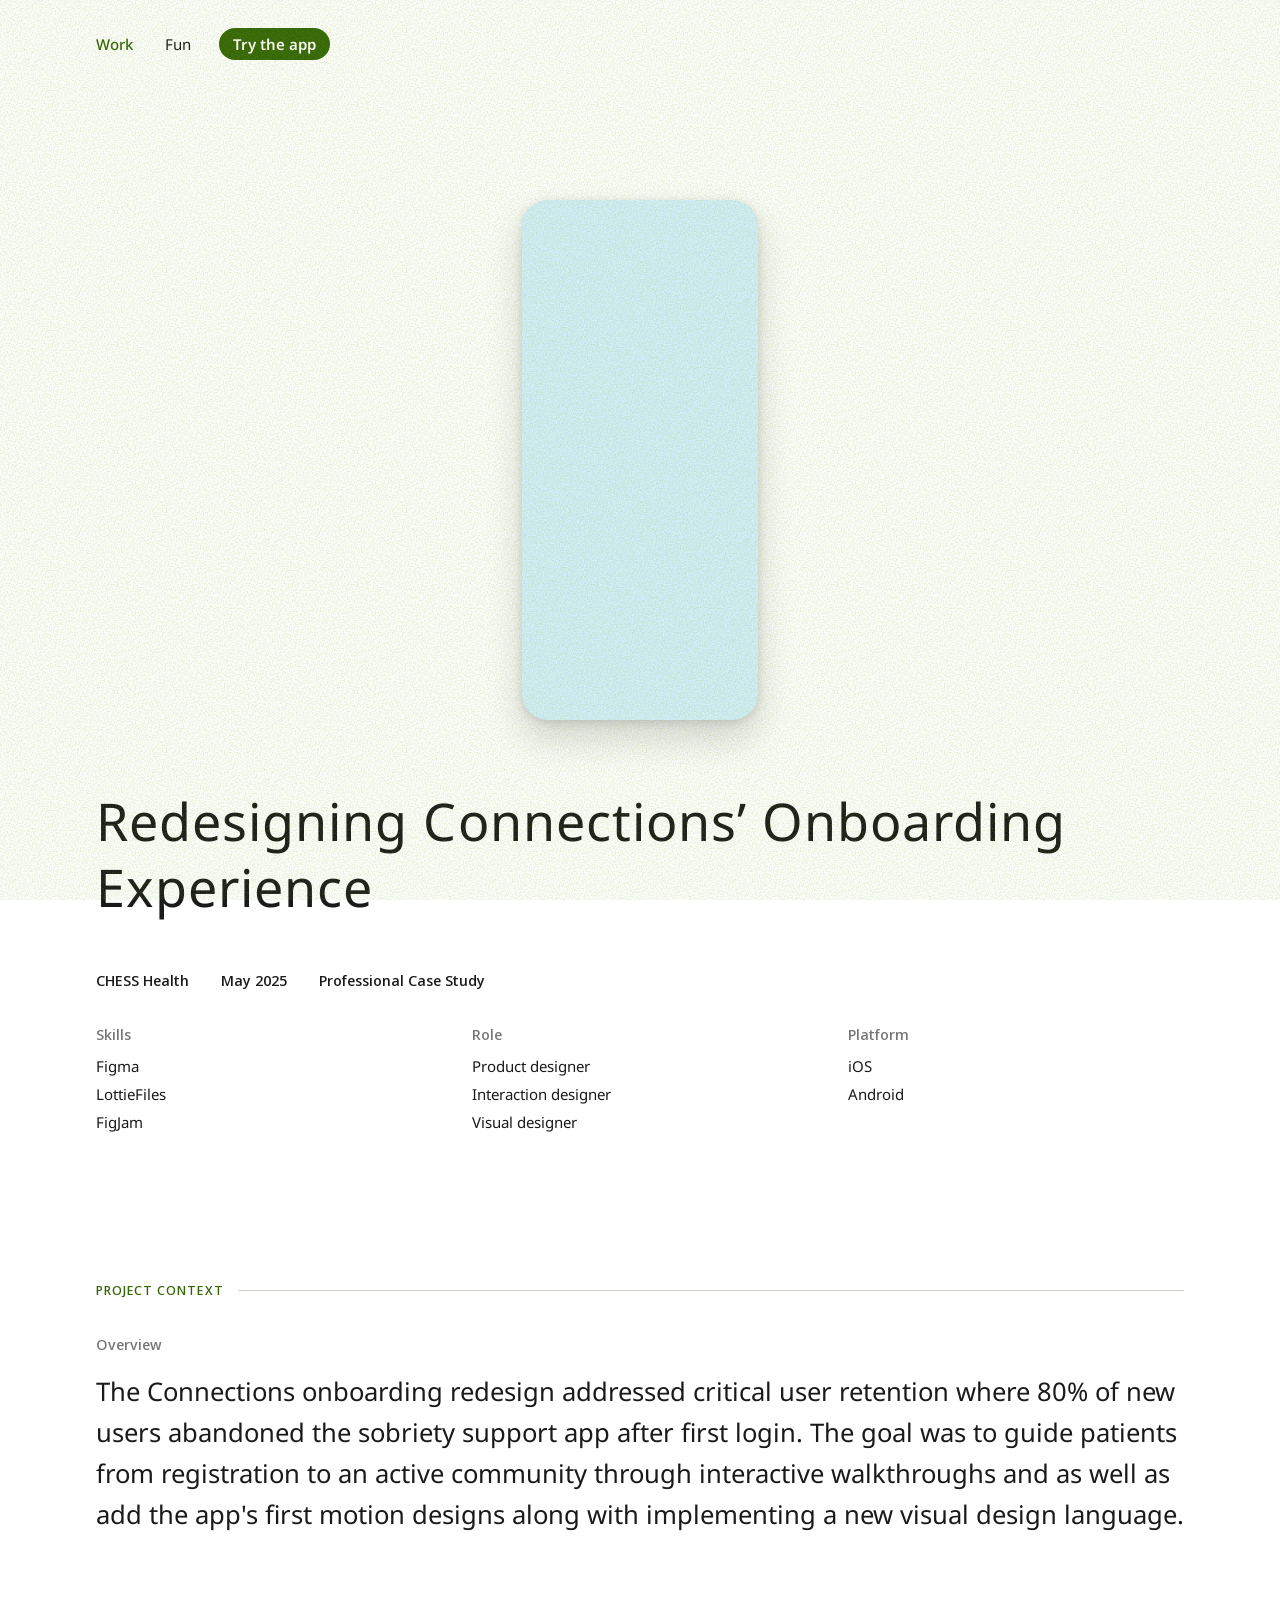
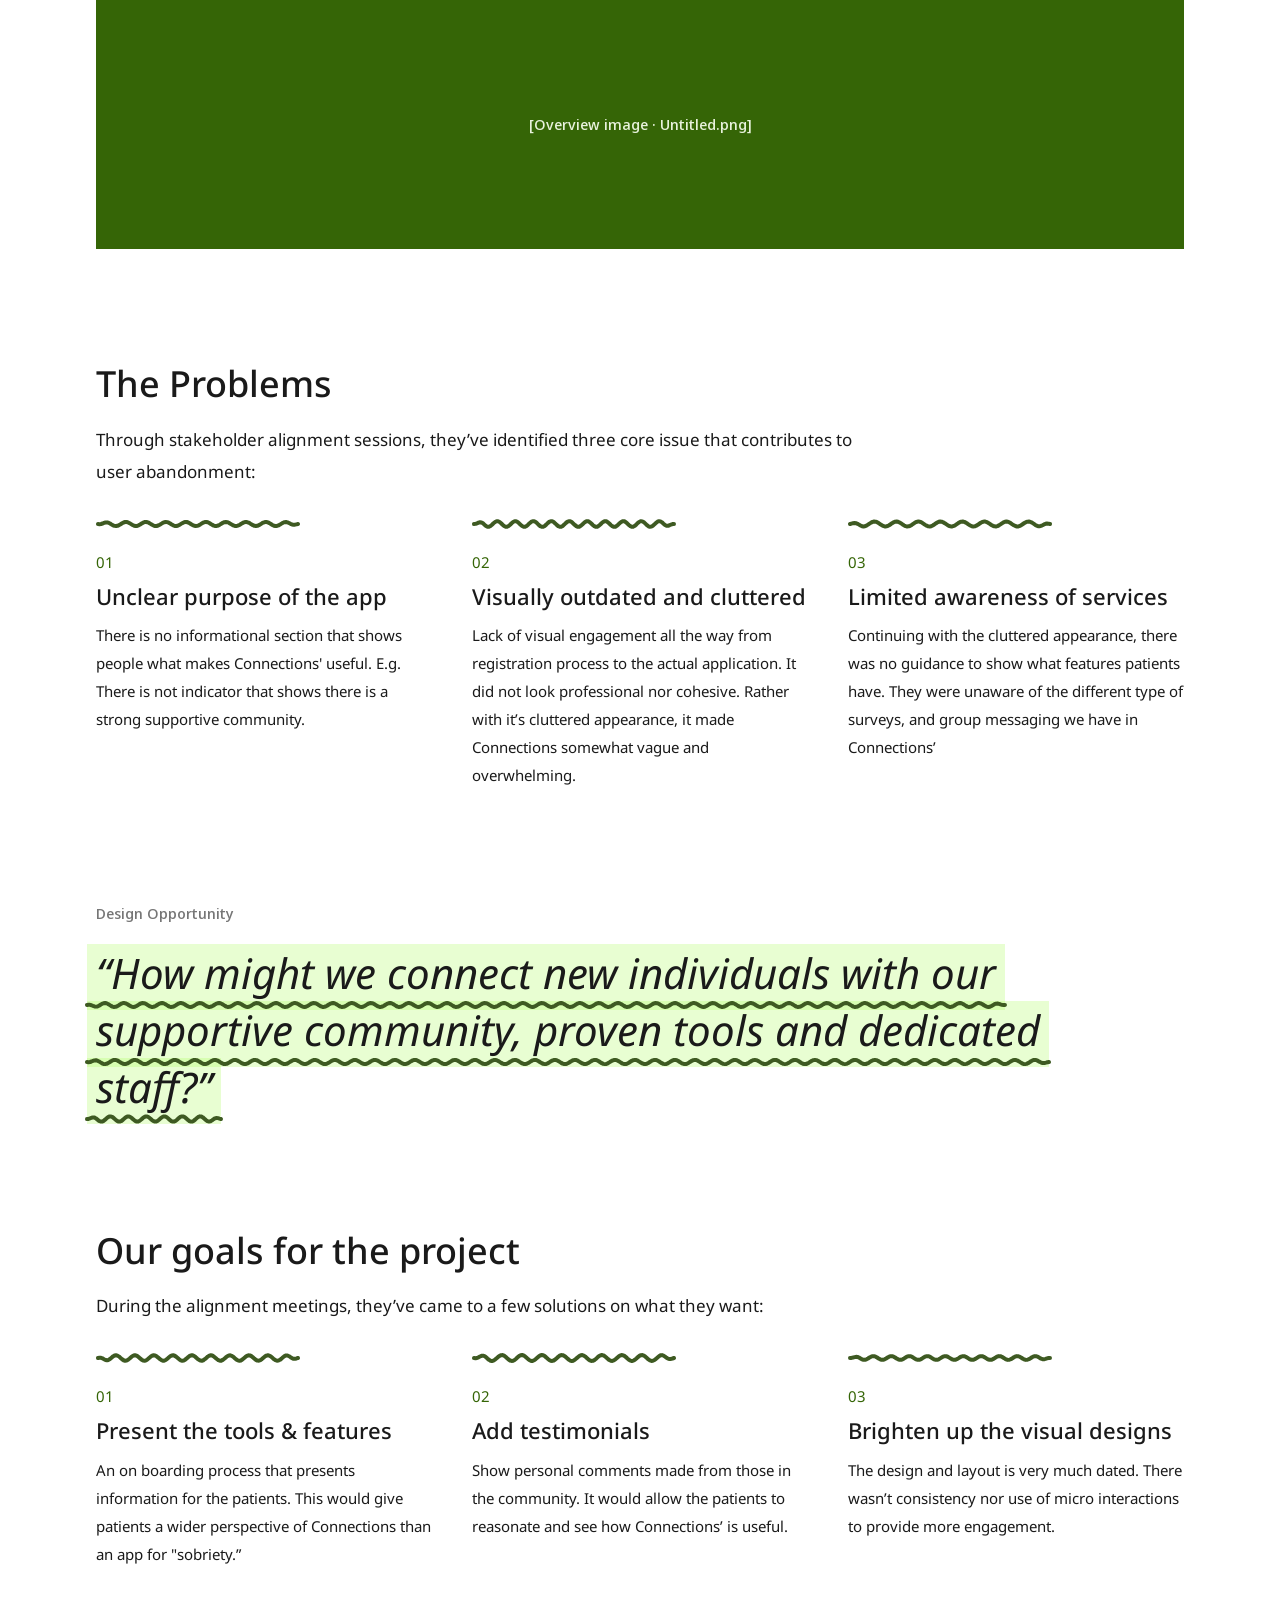
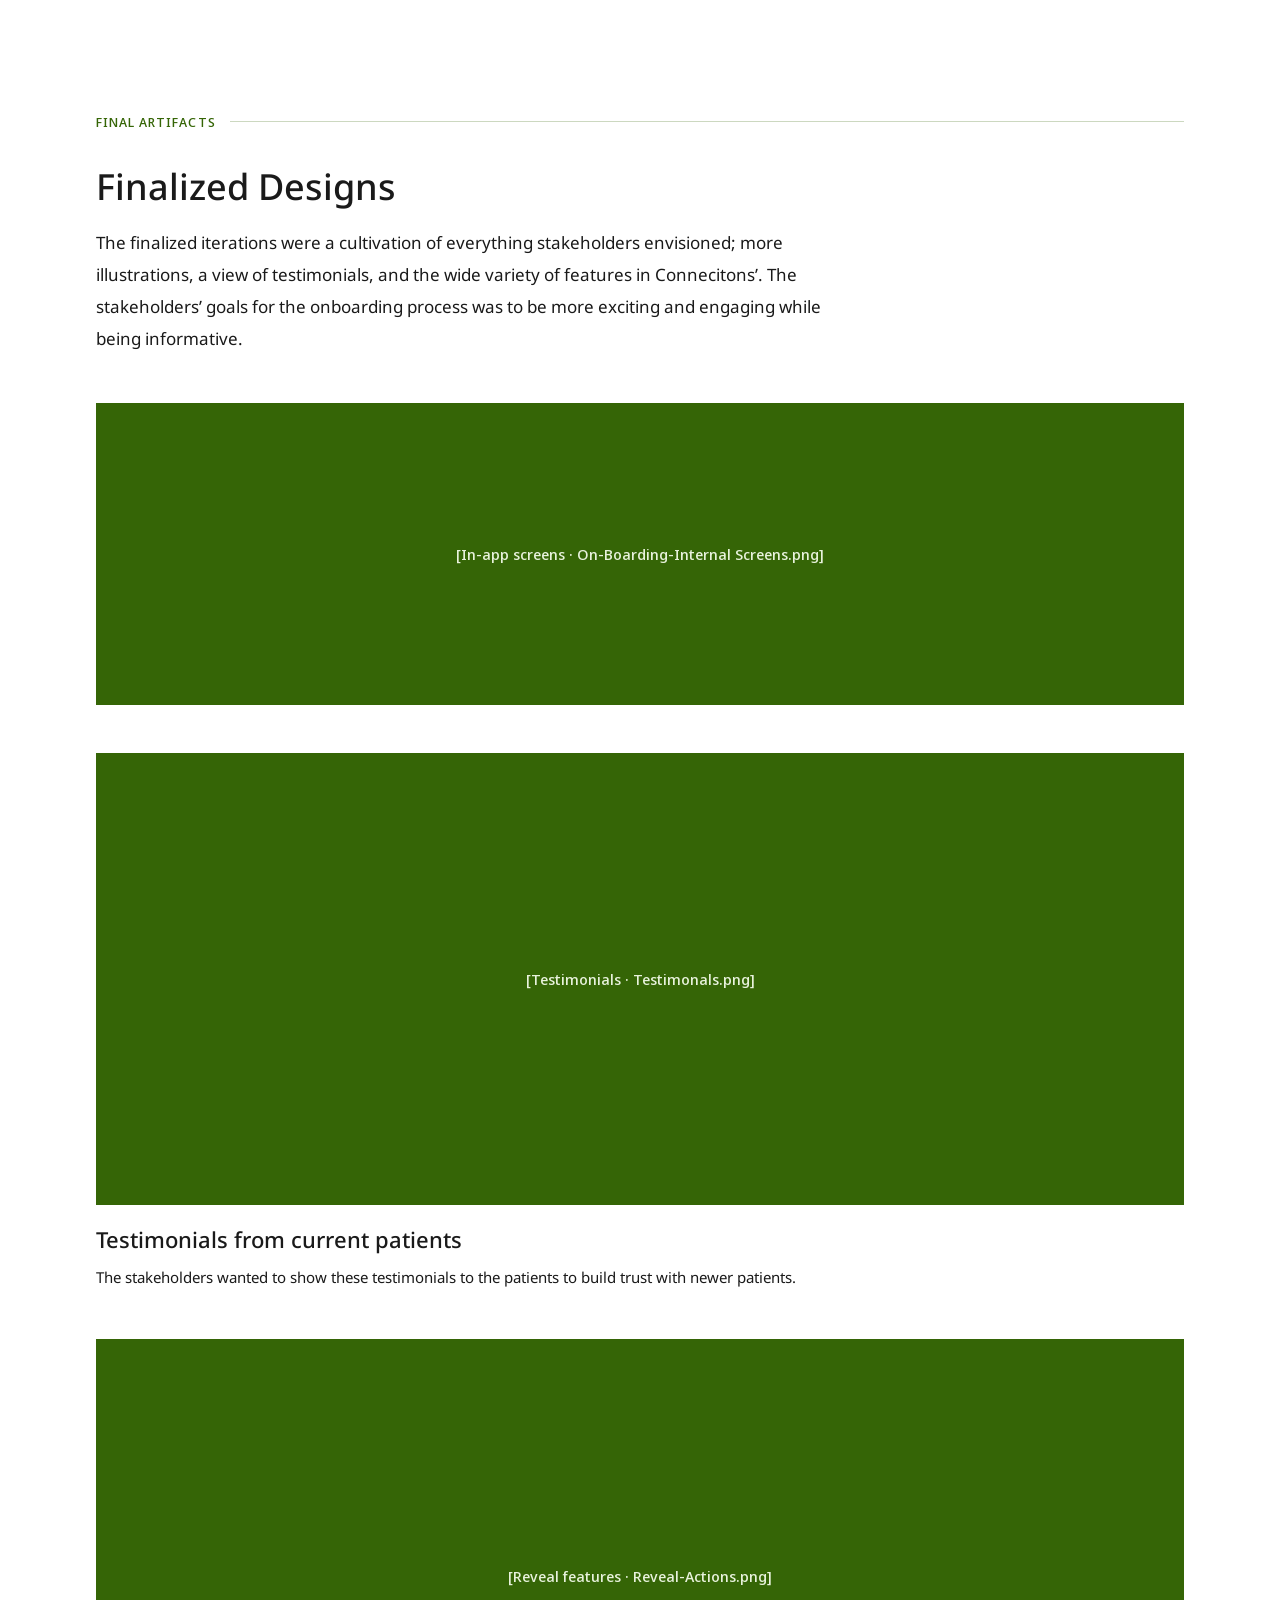
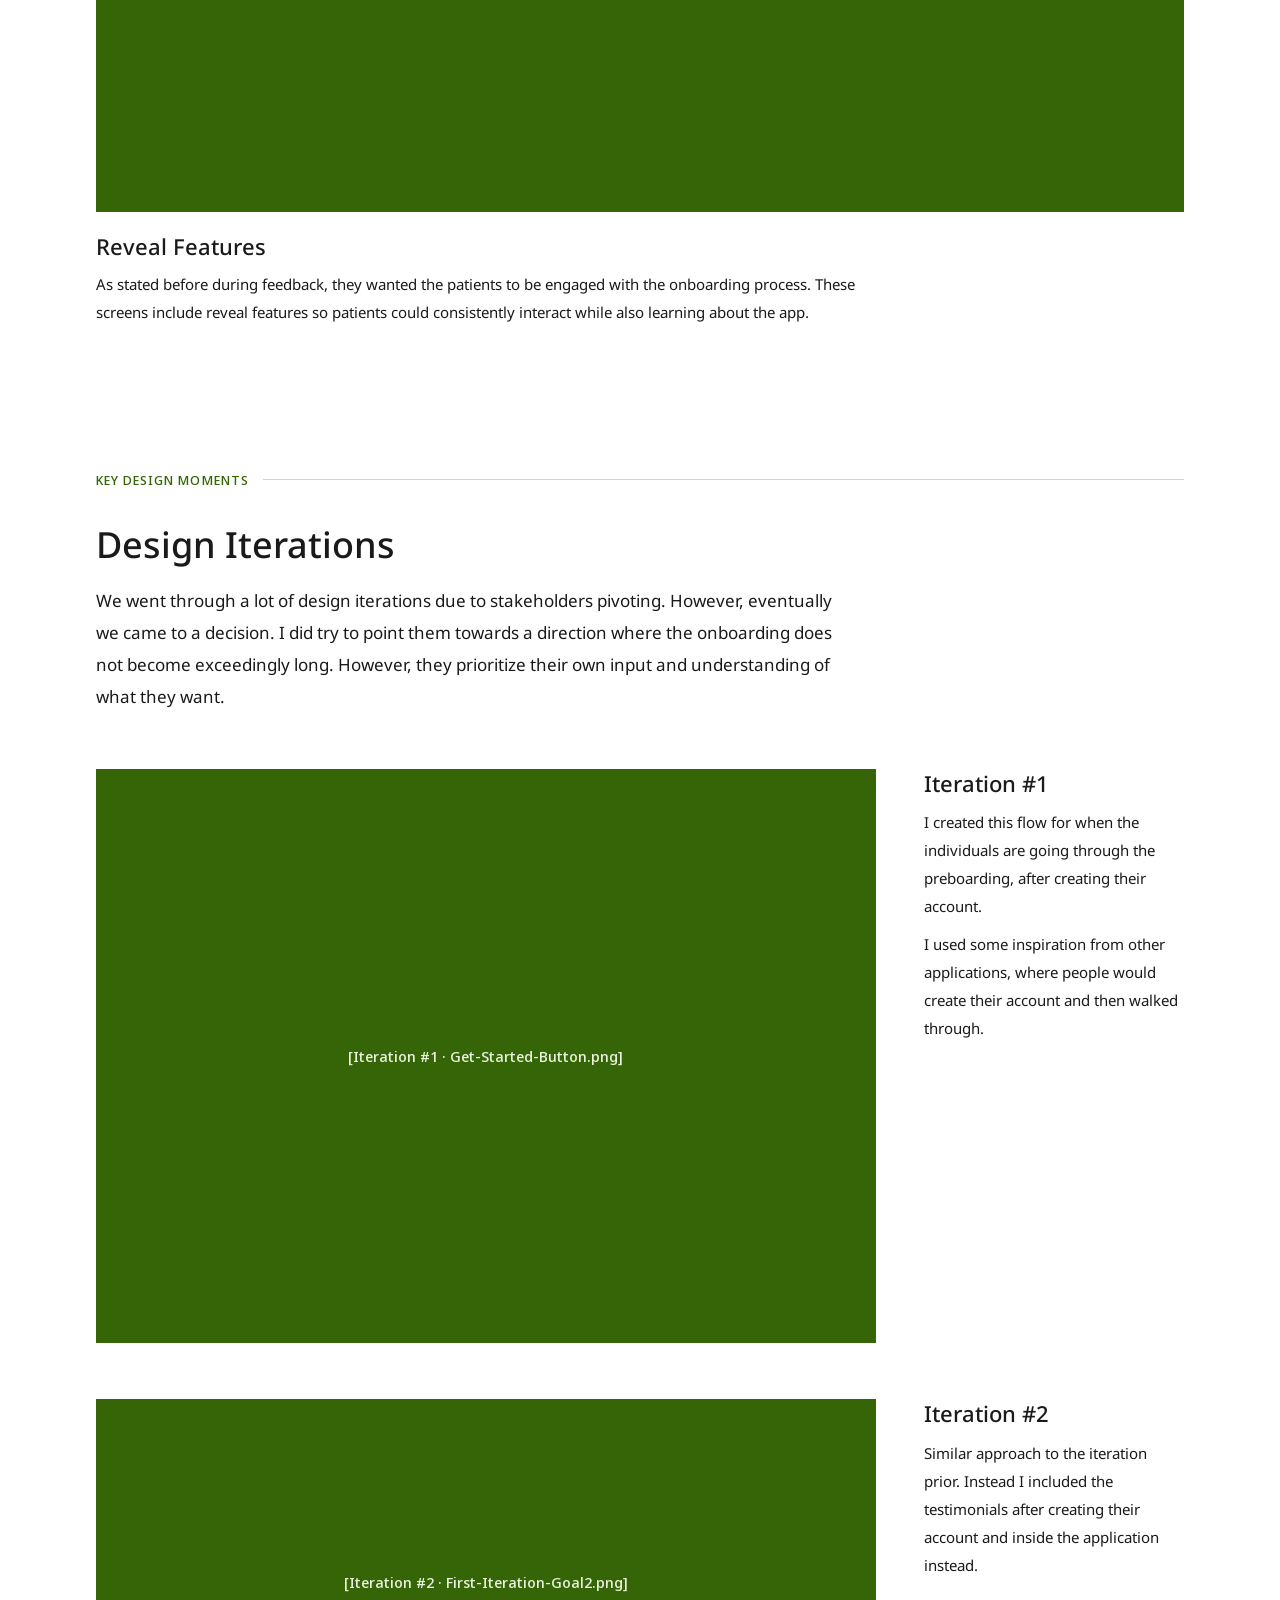
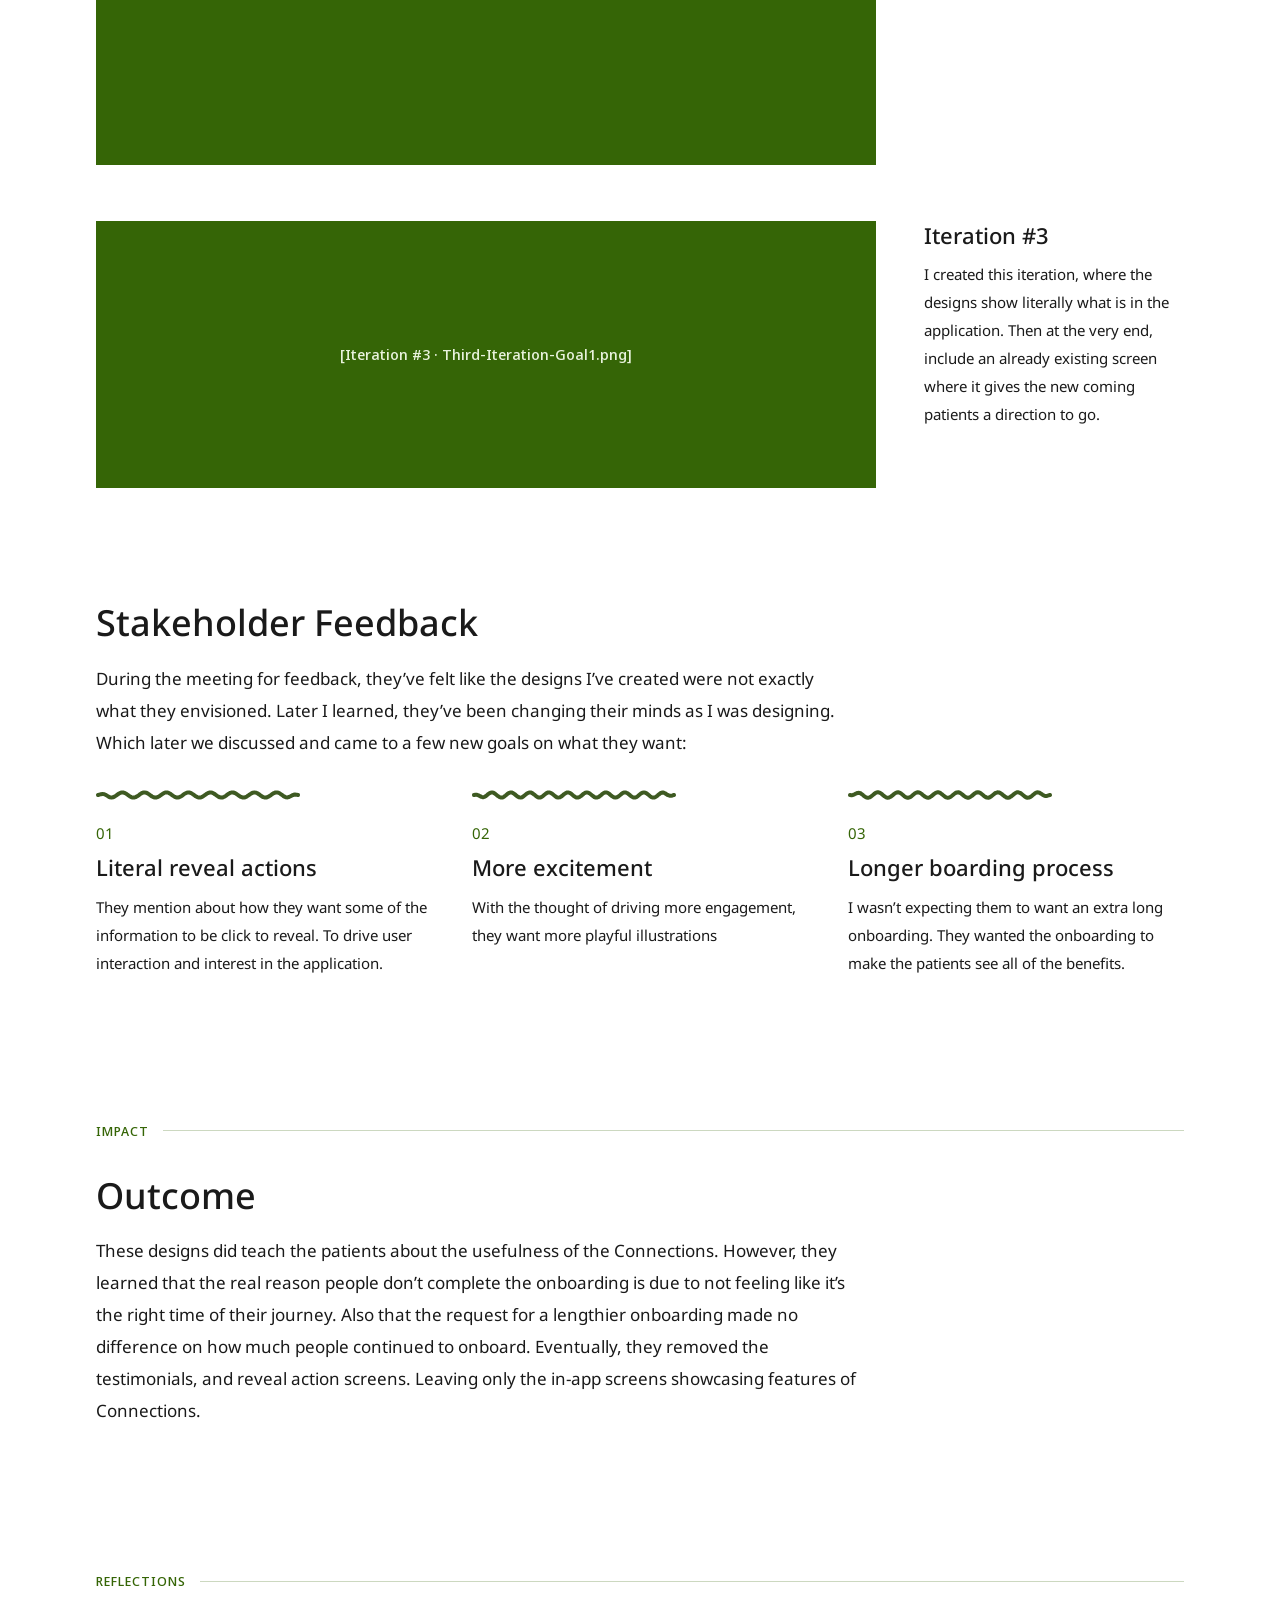
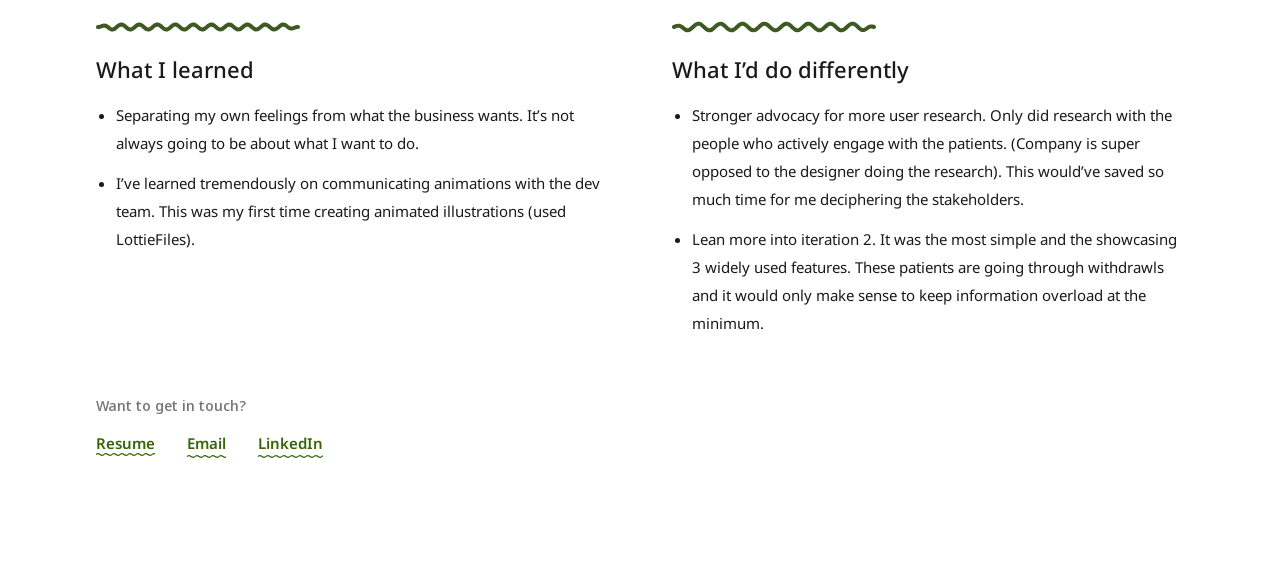
<file: work/connections/index.html>
<!doctype html>
<html lang="en">
<head>
<meta charset="utf-8">
<meta name="viewport" content="width=device-width, initial-scale=1">
<title>Connections Onboarding — Cole Inniss</title>
<meta name="description" content="Case study: redesigning the Connections app onboarding experience at CHESS Health.">
<link rel="icon" href="../../assets/img/favicon.svg" type="image/svg+xml">
<link rel="preconnect" href="https://fonts.googleapis.com">
<link rel="preconnect" href="https://fonts.gstatic.com" crossorigin>
<link href="https://fonts.googleapis.com/css2?family=PT+Serif:wght@400&amp;family=Noto+Sans:ital,wght@0,400;0,500;0,600;0,700;1,400&amp;family=Noto+Sans+Display:wght@500&amp;display=swap" rel="stylesheet">
<link rel="stylesheet" href="../../assets/css/base.css?v=202611151522">
<link rel="stylesheet" href="../../assets/css/case-study.css?v=202611151522">
<script src="../../assets/js/site.js?v=202611151522" defer></script>
</head>
<body>
<div class="page-root toucan-scope" style="min-height: 100vh; background: #FFFFFF; color: #1A1A1A; font-family: 'Noto Sans', 'Segoe UI', sans-serif; box-sizing: border-box">
<div style="max-width: 1178px; margin: 0 auto; padding: 32px 45px 96px; box-sizing: border-box; display: flex; flex-direction: column">

<header class="page-shift" style="display: flex; justify-content: space-between; align-items: center; gap: 16px; flex-wrap: wrap; height: 24px">
<nav aria-label="Primary" style="display: flex; gap: 8px; flex-wrap: wrap; margin: -10px 0 -10px -12px">
<a href="../../index.html" data-transition style="font-size: 15px; font-weight: 500; color: #356506; text-decoration: none; padding: 12px; min-height: 44px; box-sizing: border-box; display: inline-flex; align-items: center">Work</a>
<a href="../../fun/index.html" data-transition style="font-size: 15px; color: #1A1A1A; text-decoration: none; padding: 12px; min-height: 44px; box-sizing: border-box; display: inline-flex; align-items: center">Fun</a>
<a href="../../fun/close/#/demo" data-transition class="nav-cta" aria-label="Try the app (opens the Close demo in a new tab)"><span>Try the app</span></a>
</nav>
</header>

<main class="page-shift" style="display: flex; flex-direction: column">

<section aria-labelledby="cs-title" style="display: flex; flex-direction: column; gap: 24px; padding-top: clamp(48px, 14vw, 108px)">
<figure style="margin: 16px 0 24px; display: flex; justify-content: center">
<div class="ob-tile" role="img" aria-label="Animated walkthrough of the redesigned Connections onboarding screens"><span class="ob-phone" aria-hidden="true"><img class="ob-s" src="../../assets/img/onboarding/onb-01.webp" alt="" draggable="false" style="animation-delay: 0s"><img class="ob-s" src="../../assets/img/onboarding/onb-02.webp" alt="" draggable="false" style="animation-delay: 3s"><img class="ob-s" src="../../assets/img/onboarding/onb-03.webp" alt="" draggable="false" style="animation-delay: 6s"><img class="ob-s" src="../../assets/img/onboarding/onb-04.webp" alt="" draggable="false" style="animation-delay: 9s"><img class="ob-s" src="../../assets/img/onboarding/onb-05.webp" alt="" draggable="false" style="animation-delay: 12s"><img class="ob-s" src="../../assets/img/onboarding/onb-06.webp" alt="" draggable="false" style="animation-delay: 15s"><img class="ob-s" src="../../assets/img/onboarding/onb-07.webp" alt="" draggable="false" style="animation-delay: 18s"><img class="ob-s" src="../../assets/img/onboarding/onb-08.webp" alt="" draggable="false" style="animation-delay: 21s"></span></div>
</figure>
<h1 id="cs-title" style="margin: 0; font-family: 'Noto Sans', sans-serif; font-weight: 400; font-size: clamp(32px, 6vw, 52px); line-height: 1.27; letter-spacing: 0.02em; max-width: 1076px">Redesigning Connections’ Onboarding Experience</h1>
</section>

<section aria-label="Project details" style="display: flex; flex-direction: column; gap: 28px; padding-top: 48px">
<div style="display: flex; flex-wrap: wrap; gap: 0 32px; font-family: 'Noto Sans Display', 'Noto Sans', sans-serif; font-weight: 500; font-size: 15px; line-height: 24px; color: #1A1A1A">
<span>CHESS Health</span>
<span>May 2025</span>
<span>Professional Case Study</span>
</div>
<dl class="cs-meta">
<div style="display: flex; flex-direction: column; gap: 4px">
<dt style="font-family: 'Noto Sans Display', 'Noto Sans', sans-serif; font-weight: 500; color: #767676">Skills</dt>
<dd style="margin: 0; color: #1A1A1A">Figma<br>LottieFiles<br>FigJam</dd>
</div>
<div style="display: flex; flex-direction: column; gap: 4px">
<dt style="font-family: 'Noto Sans Display', 'Noto Sans', sans-serif; font-weight: 500; color: #767676">Role</dt>
<dd style="margin: 0; color: #1A1A1A">Product designer<br>Interaction designer<br>Visual designer</dd>
</div>
<div style="display: flex; flex-direction: column; gap: 4px">
<dt style="font-family: 'Noto Sans Display', 'Noto Sans', sans-serif; font-weight: 500; color: #767676">Platform</dt>
<dd style="margin: 0; color: #1A1A1A">iOS<br>Android</dd>
</div>
</dl>
</section>

<div class="cs-part" role="presentation"><span>Project context</span></div>
<section aria-labelledby="cs-overview" style="display: flex; flex-direction: column; padding-top: 32px">
<div style="display: flex; flex-direction: column; gap: 16px">
<h2 id="cs-overview" style="margin: 0; font-family: 'Noto Sans Display', 'Noto Sans', sans-serif; font-weight: 500; font-size: 15px; line-height: 24px; color: #767676">Overview</h2>
<p style="margin: 0; font-family: 'Noto Sans', sans-serif; font-size: clamp(20px, 2vw, 26px); line-height: 1.6; color: #1A1A1A">The Connections onboarding redesign addressed critical user retention where 80% of new users abandoned the sobriety support app after first login. The goal was to guide patients from registration to an active community through interactive walkthroughs and as well as add the app's first motion designs along with implementing a new visual design language.</p>
</div>
</section>

<figure style="margin: 64px 0 0">
<div role="img" aria-label="Image placeholder: Untitled.png" style="width: 100%; aspect-ratio: 2000 / 458; background: #356506; box-sizing: border-box; display: flex; align-items: center; justify-content: center">
<span style="font-family: 'Noto Sans Display', 'Noto Sans', sans-serif; font-weight: 500; font-size: 15px; color: #E8F2DC">[Overview image · Untitled.png]</span>
</div>
</figure>

<section aria-labelledby="cs-problems" style="display: flex; flex-direction: column; gap: 32px; padding-top: 112px">
<div style="display: flex; flex-direction: column; gap: 16px; max-width: 760px">
<h2 id="cs-problems" style="margin: 0; font-family: 'Noto Sans', sans-serif; font-weight: 500; font-size: clamp(28px, 3vw, 36px); line-height: 1.3">The Problems</h2>
<p style="margin: 0; font-size: 17px; line-height: 32px; color: #1A1A1A">Through stakeholder alignment sessions, they’ve identified three core issue that contributes to user abandonment:</p>
</div>
<ol style="list-style: none; margin: 0; padding: 0; display: grid; grid-template-columns: repeat(auto-fit, minmax(260px, 1fr)); gap: 32px 40px">
<li class="wave-rule" style="display: flex; flex-direction: column; gap: 10px; padding-top: 32px">
<svg class="wave-divider" width="206" height="14" viewBox="-3 -1 206 14" fill="none" aria-hidden="true" focusable="false"><path class="wv-path" data-w="200" d="M0 2.50 L1 2.54 L2 2.67 L3 2.88 L4 3.17 L5 3.53 L6 3.94 L7 4.41 L8 4.92 L9 5.45 L10 6.00 L11 6.55 L12 7.08 L13 7.59 L14 8.06 L15 8.47 L16 8.83 L17 9.12 L18 9.33 L19 9.46 L20 9.50 L21 9.46 L22 9.33 L23 9.12 L24 8.83 L25 8.47 L26 8.06 L27 7.59 L28 7.08 L29 6.55 L30 6.00 L31 5.45 L32 4.92 L33 4.41 L34 3.94 L35 3.53 L36 3.17 L37 2.88 L38 2.67 L39 2.54 L40 2.50 L41 2.54 L42 2.67 L43 2.88 L44 3.17 L45 3.53 L46 3.94 L47 4.41 L48 4.92 L49 5.45 L50 6.00 L51 6.55 L52 7.08 L53 7.59 L54 8.06 L55 8.47 L56 8.83 L57 9.12 L58 9.33 L59 9.46 L60 9.50 L61 9.46 L62 9.33 L63 9.12 L64 8.83 L65 8.47 L66 8.06 L67 7.59 L68 7.08 L69 6.55 L70 6.00 L71 5.45 L72 4.92 L73 4.41 L74 3.94 L75 3.53 L76 3.17 L77 2.88 L78 2.67 L79 2.54 L80 2.50 L81 2.54 L82 2.67 L83 2.88 L84 3.17 L85 3.53 L86 3.94 L87 4.41 L88 4.92 L89 5.45 L90 6.00 L91 6.55 L92 7.08 L93 7.59 L94 8.06 L95 8.47 L96 8.83 L97 9.12 L98 9.33 L99 9.46 L100 9.50 L101 9.46 L102 9.33 L103 9.12 L104 8.83 L105 8.47 L106 8.06 L107 7.59 L108 7.08 L109 6.55 L110 6.00 L111 5.45 L112 4.92 L113 4.41 L114 3.94 L115 3.53 L116 3.17 L117 2.88 L118 2.67 L119 2.54 L120 2.50 L121 2.54 L122 2.67 L123 2.88 L124 3.17 L125 3.53 L126 3.94 L127 4.41 L128 4.92 L129 5.45 L130 6.00 L131 6.55 L132 7.08 L133 7.59 L134 8.06 L135 8.47 L136 8.83 L137 9.12 L138 9.33 L139 9.46 L140 9.50 L141 9.46 L142 9.33 L143 9.12 L144 8.83 L145 8.47 L146 8.06 L147 7.59 L148 7.08 L149 6.55 L150 6.00 L151 5.45 L152 4.92 L153 4.41 L154 3.94 L155 3.53 L156 3.17 L157 2.88 L158 2.67 L159 2.54 L160 2.50 L161 2.54 L162 2.67 L163 2.88 L164 3.17 L165 3.53 L166 3.94 L167 4.41 L168 4.92 L169 5.45 L170 6.00 L171 6.55 L172 7.08 L173 7.59 L174 8.06 L175 8.47 L176 8.83 L177 9.12 L178 9.33 L179 9.46 L180 9.50 L181 9.46 L182 9.33 L183 9.12 L184 8.83 L185 8.47 L186 8.06 L187 7.59 L188 7.08 L189 6.55 L190 6.00 L191 5.45 L192 4.92 L193 4.41 L194 3.94 L195 3.53 L196 3.17 L197 2.88 L198 2.67 L199 2.54 L200 2.50" stroke="#3E5A22" stroke-width="4" stroke-linecap="round" stroke-linejoin="round" fill="none"></path></svg>
<span style="font-family: 'Noto Sans', sans-serif; font-size: 15px; color: #356506">01</span>
<h3 style="margin: 0; font-family: 'Noto Sans', sans-serif; font-weight: 500; font-size: 22px; line-height: 1.35">Unclear purpose of the app</h3>
<p style="margin: 0; font-size: 15px; line-height: 28px; color: #1A1A1A">There is no informational section that shows people what makes Connections' useful. E.g. There is not indicator that shows there is a strong supportive community.</p>
</li>
<li class="wave-rule" style="display: flex; flex-direction: column; gap: 10px; padding-top: 32px">
<svg class="wave-divider" width="206" height="14" viewBox="-3 -1 206 14" fill="none" aria-hidden="true" focusable="false"><path class="wv-path" data-w="200" d="M0 2.50 L1 2.54 L2 2.67 L3 2.88 L4 3.17 L5 3.53 L6 3.94 L7 4.41 L8 4.92 L9 5.45 L10 6.00 L11 6.55 L12 7.08 L13 7.59 L14 8.06 L15 8.47 L16 8.83 L17 9.12 L18 9.33 L19 9.46 L20 9.50 L21 9.46 L22 9.33 L23 9.12 L24 8.83 L25 8.47 L26 8.06 L27 7.59 L28 7.08 L29 6.55 L30 6.00 L31 5.45 L32 4.92 L33 4.41 L34 3.94 L35 3.53 L36 3.17 L37 2.88 L38 2.67 L39 2.54 L40 2.50 L41 2.54 L42 2.67 L43 2.88 L44 3.17 L45 3.53 L46 3.94 L47 4.41 L48 4.92 L49 5.45 L50 6.00 L51 6.55 L52 7.08 L53 7.59 L54 8.06 L55 8.47 L56 8.83 L57 9.12 L58 9.33 L59 9.46 L60 9.50 L61 9.46 L62 9.33 L63 9.12 L64 8.83 L65 8.47 L66 8.06 L67 7.59 L68 7.08 L69 6.55 L70 6.00 L71 5.45 L72 4.92 L73 4.41 L74 3.94 L75 3.53 L76 3.17 L77 2.88 L78 2.67 L79 2.54 L80 2.50 L81 2.54 L82 2.67 L83 2.88 L84 3.17 L85 3.53 L86 3.94 L87 4.41 L88 4.92 L89 5.45 L90 6.00 L91 6.55 L92 7.08 L93 7.59 L94 8.06 L95 8.47 L96 8.83 L97 9.12 L98 9.33 L99 9.46 L100 9.50 L101 9.46 L102 9.33 L103 9.12 L104 8.83 L105 8.47 L106 8.06 L107 7.59 L108 7.08 L109 6.55 L110 6.00 L111 5.45 L112 4.92 L113 4.41 L114 3.94 L115 3.53 L116 3.17 L117 2.88 L118 2.67 L119 2.54 L120 2.50 L121 2.54 L122 2.67 L123 2.88 L124 3.17 L125 3.53 L126 3.94 L127 4.41 L128 4.92 L129 5.45 L130 6.00 L131 6.55 L132 7.08 L133 7.59 L134 8.06 L135 8.47 L136 8.83 L137 9.12 L138 9.33 L139 9.46 L140 9.50 L141 9.46 L142 9.33 L143 9.12 L144 8.83 L145 8.47 L146 8.06 L147 7.59 L148 7.08 L149 6.55 L150 6.00 L151 5.45 L152 4.92 L153 4.41 L154 3.94 L155 3.53 L156 3.17 L157 2.88 L158 2.67 L159 2.54 L160 2.50 L161 2.54 L162 2.67 L163 2.88 L164 3.17 L165 3.53 L166 3.94 L167 4.41 L168 4.92 L169 5.45 L170 6.00 L171 6.55 L172 7.08 L173 7.59 L174 8.06 L175 8.47 L176 8.83 L177 9.12 L178 9.33 L179 9.46 L180 9.50 L181 9.46 L182 9.33 L183 9.12 L184 8.83 L185 8.47 L186 8.06 L187 7.59 L188 7.08 L189 6.55 L190 6.00 L191 5.45 L192 4.92 L193 4.41 L194 3.94 L195 3.53 L196 3.17 L197 2.88 L198 2.67 L199 2.54 L200 2.50" stroke="#3E5A22" stroke-width="4" stroke-linecap="round" stroke-linejoin="round" fill="none"></path></svg>
<span style="font-family: 'Noto Sans', sans-serif; font-size: 15px; color: #356506">02</span>
<h3 style="margin: 0; font-family: 'Noto Sans', sans-serif; font-weight: 500; font-size: 22px; line-height: 1.35">Visually outdated and cluttered</h3>
<p style="margin: 0; font-size: 15px; line-height: 28px; color: #1A1A1A">Lack of visual engagement all the way from registration process to the actual application. It did not look professional nor cohesive. Rather with it’s cluttered appearance, it made Connections somewhat vague and overwhelming.</p>
</li>
<li class="wave-rule" style="display: flex; flex-direction: column; gap: 10px; padding-top: 32px">
<svg class="wave-divider" width="206" height="14" viewBox="-3 -1 206 14" fill="none" aria-hidden="true" focusable="false"><path class="wv-path" data-w="200" d="M0 2.50 L1 2.54 L2 2.67 L3 2.88 L4 3.17 L5 3.53 L6 3.94 L7 4.41 L8 4.92 L9 5.45 L10 6.00 L11 6.55 L12 7.08 L13 7.59 L14 8.06 L15 8.47 L16 8.83 L17 9.12 L18 9.33 L19 9.46 L20 9.50 L21 9.46 L22 9.33 L23 9.12 L24 8.83 L25 8.47 L26 8.06 L27 7.59 L28 7.08 L29 6.55 L30 6.00 L31 5.45 L32 4.92 L33 4.41 L34 3.94 L35 3.53 L36 3.17 L37 2.88 L38 2.67 L39 2.54 L40 2.50 L41 2.54 L42 2.67 L43 2.88 L44 3.17 L45 3.53 L46 3.94 L47 4.41 L48 4.92 L49 5.45 L50 6.00 L51 6.55 L52 7.08 L53 7.59 L54 8.06 L55 8.47 L56 8.83 L57 9.12 L58 9.33 L59 9.46 L60 9.50 L61 9.46 L62 9.33 L63 9.12 L64 8.83 L65 8.47 L66 8.06 L67 7.59 L68 7.08 L69 6.55 L70 6.00 L71 5.45 L72 4.92 L73 4.41 L74 3.94 L75 3.53 L76 3.17 L77 2.88 L78 2.67 L79 2.54 L80 2.50 L81 2.54 L82 2.67 L83 2.88 L84 3.17 L85 3.53 L86 3.94 L87 4.41 L88 4.92 L89 5.45 L90 6.00 L91 6.55 L92 7.08 L93 7.59 L94 8.06 L95 8.47 L96 8.83 L97 9.12 L98 9.33 L99 9.46 L100 9.50 L101 9.46 L102 9.33 L103 9.12 L104 8.83 L105 8.47 L106 8.06 L107 7.59 L108 7.08 L109 6.55 L110 6.00 L111 5.45 L112 4.92 L113 4.41 L114 3.94 L115 3.53 L116 3.17 L117 2.88 L118 2.67 L119 2.54 L120 2.50 L121 2.54 L122 2.67 L123 2.88 L124 3.17 L125 3.53 L126 3.94 L127 4.41 L128 4.92 L129 5.45 L130 6.00 L131 6.55 L132 7.08 L133 7.59 L134 8.06 L135 8.47 L136 8.83 L137 9.12 L138 9.33 L139 9.46 L140 9.50 L141 9.46 L142 9.33 L143 9.12 L144 8.83 L145 8.47 L146 8.06 L147 7.59 L148 7.08 L149 6.55 L150 6.00 L151 5.45 L152 4.92 L153 4.41 L154 3.94 L155 3.53 L156 3.17 L157 2.88 L158 2.67 L159 2.54 L160 2.50 L161 2.54 L162 2.67 L163 2.88 L164 3.17 L165 3.53 L166 3.94 L167 4.41 L168 4.92 L169 5.45 L170 6.00 L171 6.55 L172 7.08 L173 7.59 L174 8.06 L175 8.47 L176 8.83 L177 9.12 L178 9.33 L179 9.46 L180 9.50 L181 9.46 L182 9.33 L183 9.12 L184 8.83 L185 8.47 L186 8.06 L187 7.59 L188 7.08 L189 6.55 L190 6.00 L191 5.45 L192 4.92 L193 4.41 L194 3.94 L195 3.53 L196 3.17 L197 2.88 L198 2.67 L199 2.54 L200 2.50" stroke="#3E5A22" stroke-width="4" stroke-linecap="round" stroke-linejoin="round" fill="none"></path></svg>
<span style="font-family: 'Noto Sans', sans-serif; font-size: 15px; color: #356506">03</span>
<h3 style="margin: 0; font-family: 'Noto Sans', sans-serif; font-weight: 500; font-size: 22px; line-height: 1.35">Limited awareness of services</h3>
<p style="margin: 0; font-size: 15px; line-height: 28px; color: #1A1A1A">Continuing with the cluttered appearance, there was no guidance to show what features patients have. They were unaware of the different type of surveys, and group messaging we have in Connections’</p>
</li>
</ol>
</section>

<section aria-labelledby="cs-opportunity" style="display: flex; flex-direction: column; gap: 20px; padding: 112px 0 0">
<h2 id="cs-opportunity" style="margin: 0; font-family: 'Noto Sans Display', 'Noto Sans', sans-serif; font-weight: 500; font-size: 15px; line-height: 24px; color: #767676">Design Opportunity</h2>
<blockquote style="margin: 0; max-width: 980px">
<p style="margin: 0; font-family: 'Noto Sans', sans-serif; font-style: italic; font-size: clamp(26px, 3.4vw, 42px); line-height: 1.35; color: #1A1A1A"><span class="hl">“How might we connect new individuals with our supportive community, proven tools and dedicated staff?”</span></p>
</blockquote>
</section>

<section aria-labelledby="cs-goals" style="display: flex; flex-direction: column; gap: 32px; padding-top: 112px">
<div style="display: flex; flex-direction: column; gap: 16px; max-width: 760px">
<h2 id="cs-goals" style="margin: 0; font-family: 'Noto Sans', sans-serif; font-weight: 500; font-size: clamp(28px, 3vw, 36px); line-height: 1.3">Our goals for the project</h2>
<p style="margin: 0; font-size: 17px; line-height: 32px; color: #1A1A1A">During the alignment meetings, they’ve came to a few solutions on what they want:</p>
</div>
<ol style="list-style: none; margin: 0; padding: 0; display: grid; grid-template-columns: repeat(auto-fit, minmax(260px, 1fr)); gap: 32px 40px">
<li class="wave-rule" style="display: flex; flex-direction: column; gap: 10px; padding-top: 32px">
<svg class="wave-divider" width="206" height="14" viewBox="-3 -1 206 14" fill="none" aria-hidden="true" focusable="false"><path class="wv-path" data-w="200" d="M0 2.50 L1 2.54 L2 2.67 L3 2.88 L4 3.17 L5 3.53 L6 3.94 L7 4.41 L8 4.92 L9 5.45 L10 6.00 L11 6.55 L12 7.08 L13 7.59 L14 8.06 L15 8.47 L16 8.83 L17 9.12 L18 9.33 L19 9.46 L20 9.50 L21 9.46 L22 9.33 L23 9.12 L24 8.83 L25 8.47 L26 8.06 L27 7.59 L28 7.08 L29 6.55 L30 6.00 L31 5.45 L32 4.92 L33 4.41 L34 3.94 L35 3.53 L36 3.17 L37 2.88 L38 2.67 L39 2.54 L40 2.50 L41 2.54 L42 2.67 L43 2.88 L44 3.17 L45 3.53 L46 3.94 L47 4.41 L48 4.92 L49 5.45 L50 6.00 L51 6.55 L52 7.08 L53 7.59 L54 8.06 L55 8.47 L56 8.83 L57 9.12 L58 9.33 L59 9.46 L60 9.50 L61 9.46 L62 9.33 L63 9.12 L64 8.83 L65 8.47 L66 8.06 L67 7.59 L68 7.08 L69 6.55 L70 6.00 L71 5.45 L72 4.92 L73 4.41 L74 3.94 L75 3.53 L76 3.17 L77 2.88 L78 2.67 L79 2.54 L80 2.50 L81 2.54 L82 2.67 L83 2.88 L84 3.17 L85 3.53 L86 3.94 L87 4.41 L88 4.92 L89 5.45 L90 6.00 L91 6.55 L92 7.08 L93 7.59 L94 8.06 L95 8.47 L96 8.83 L97 9.12 L98 9.33 L99 9.46 L100 9.50 L101 9.46 L102 9.33 L103 9.12 L104 8.83 L105 8.47 L106 8.06 L107 7.59 L108 7.08 L109 6.55 L110 6.00 L111 5.45 L112 4.92 L113 4.41 L114 3.94 L115 3.53 L116 3.17 L117 2.88 L118 2.67 L119 2.54 L120 2.50 L121 2.54 L122 2.67 L123 2.88 L124 3.17 L125 3.53 L126 3.94 L127 4.41 L128 4.92 L129 5.45 L130 6.00 L131 6.55 L132 7.08 L133 7.59 L134 8.06 L135 8.47 L136 8.83 L137 9.12 L138 9.33 L139 9.46 L140 9.50 L141 9.46 L142 9.33 L143 9.12 L144 8.83 L145 8.47 L146 8.06 L147 7.59 L148 7.08 L149 6.55 L150 6.00 L151 5.45 L152 4.92 L153 4.41 L154 3.94 L155 3.53 L156 3.17 L157 2.88 L158 2.67 L159 2.54 L160 2.50 L161 2.54 L162 2.67 L163 2.88 L164 3.17 L165 3.53 L166 3.94 L167 4.41 L168 4.92 L169 5.45 L170 6.00 L171 6.55 L172 7.08 L173 7.59 L174 8.06 L175 8.47 L176 8.83 L177 9.12 L178 9.33 L179 9.46 L180 9.50 L181 9.46 L182 9.33 L183 9.12 L184 8.83 L185 8.47 L186 8.06 L187 7.59 L188 7.08 L189 6.55 L190 6.00 L191 5.45 L192 4.92 L193 4.41 L194 3.94 L195 3.53 L196 3.17 L197 2.88 L198 2.67 L199 2.54 L200 2.50" stroke="#3E5A22" stroke-width="4" stroke-linecap="round" stroke-linejoin="round" fill="none"></path></svg>
<span style="font-family: 'Noto Sans', sans-serif; font-size: 15px; color: #356506">01</span>
<h3 style="margin: 0; font-family: 'Noto Sans', sans-serif; font-weight: 500; font-size: 22px; line-height: 1.35">Present the tools &amp; features</h3>
<p style="margin: 0; font-size: 15px; line-height: 28px; color: #1A1A1A">An on boarding process that presents information for the patients. This would give patients a wider perspective of Connections than an app for "sobriety.”</p>
</li>
<li class="wave-rule" style="display: flex; flex-direction: column; gap: 10px; padding-top: 32px">
<svg class="wave-divider" width="206" height="14" viewBox="-3 -1 206 14" fill="none" aria-hidden="true" focusable="false"><path class="wv-path" data-w="200" d="M0 2.50 L1 2.54 L2 2.67 L3 2.88 L4 3.17 L5 3.53 L6 3.94 L7 4.41 L8 4.92 L9 5.45 L10 6.00 L11 6.55 L12 7.08 L13 7.59 L14 8.06 L15 8.47 L16 8.83 L17 9.12 L18 9.33 L19 9.46 L20 9.50 L21 9.46 L22 9.33 L23 9.12 L24 8.83 L25 8.47 L26 8.06 L27 7.59 L28 7.08 L29 6.55 L30 6.00 L31 5.45 L32 4.92 L33 4.41 L34 3.94 L35 3.53 L36 3.17 L37 2.88 L38 2.67 L39 2.54 L40 2.50 L41 2.54 L42 2.67 L43 2.88 L44 3.17 L45 3.53 L46 3.94 L47 4.41 L48 4.92 L49 5.45 L50 6.00 L51 6.55 L52 7.08 L53 7.59 L54 8.06 L55 8.47 L56 8.83 L57 9.12 L58 9.33 L59 9.46 L60 9.50 L61 9.46 L62 9.33 L63 9.12 L64 8.83 L65 8.47 L66 8.06 L67 7.59 L68 7.08 L69 6.55 L70 6.00 L71 5.45 L72 4.92 L73 4.41 L74 3.94 L75 3.53 L76 3.17 L77 2.88 L78 2.67 L79 2.54 L80 2.50 L81 2.54 L82 2.67 L83 2.88 L84 3.17 L85 3.53 L86 3.94 L87 4.41 L88 4.92 L89 5.45 L90 6.00 L91 6.55 L92 7.08 L93 7.59 L94 8.06 L95 8.47 L96 8.83 L97 9.12 L98 9.33 L99 9.46 L100 9.50 L101 9.46 L102 9.33 L103 9.12 L104 8.83 L105 8.47 L106 8.06 L107 7.59 L108 7.08 L109 6.55 L110 6.00 L111 5.45 L112 4.92 L113 4.41 L114 3.94 L115 3.53 L116 3.17 L117 2.88 L118 2.67 L119 2.54 L120 2.50 L121 2.54 L122 2.67 L123 2.88 L124 3.17 L125 3.53 L126 3.94 L127 4.41 L128 4.92 L129 5.45 L130 6.00 L131 6.55 L132 7.08 L133 7.59 L134 8.06 L135 8.47 L136 8.83 L137 9.12 L138 9.33 L139 9.46 L140 9.50 L141 9.46 L142 9.33 L143 9.12 L144 8.83 L145 8.47 L146 8.06 L147 7.59 L148 7.08 L149 6.55 L150 6.00 L151 5.45 L152 4.92 L153 4.41 L154 3.94 L155 3.53 L156 3.17 L157 2.88 L158 2.67 L159 2.54 L160 2.50 L161 2.54 L162 2.67 L163 2.88 L164 3.17 L165 3.53 L166 3.94 L167 4.41 L168 4.92 L169 5.45 L170 6.00 L171 6.55 L172 7.08 L173 7.59 L174 8.06 L175 8.47 L176 8.83 L177 9.12 L178 9.33 L179 9.46 L180 9.50 L181 9.46 L182 9.33 L183 9.12 L184 8.83 L185 8.47 L186 8.06 L187 7.59 L188 7.08 L189 6.55 L190 6.00 L191 5.45 L192 4.92 L193 4.41 L194 3.94 L195 3.53 L196 3.17 L197 2.88 L198 2.67 L199 2.54 L200 2.50" stroke="#3E5A22" stroke-width="4" stroke-linecap="round" stroke-linejoin="round" fill="none"></path></svg>
<span style="font-family: 'Noto Sans', sans-serif; font-size: 15px; color: #356506">02</span>
<h3 style="margin: 0; font-family: 'Noto Sans', sans-serif; font-weight: 500; font-size: 22px; line-height: 1.35">Add testimonials</h3>
<p style="margin: 0; font-size: 15px; line-height: 28px; color: #1A1A1A">Show personal comments made from those in the community. It would allow the patients to reasonate and see how Connections’ is useful.</p>
</li>
<li class="wave-rule" style="display: flex; flex-direction: column; gap: 10px; padding-top: 32px">
<svg class="wave-divider" width="206" height="14" viewBox="-3 -1 206 14" fill="none" aria-hidden="true" focusable="false"><path class="wv-path" data-w="200" d="M0 2.50 L1 2.54 L2 2.67 L3 2.88 L4 3.17 L5 3.53 L6 3.94 L7 4.41 L8 4.92 L9 5.45 L10 6.00 L11 6.55 L12 7.08 L13 7.59 L14 8.06 L15 8.47 L16 8.83 L17 9.12 L18 9.33 L19 9.46 L20 9.50 L21 9.46 L22 9.33 L23 9.12 L24 8.83 L25 8.47 L26 8.06 L27 7.59 L28 7.08 L29 6.55 L30 6.00 L31 5.45 L32 4.92 L33 4.41 L34 3.94 L35 3.53 L36 3.17 L37 2.88 L38 2.67 L39 2.54 L40 2.50 L41 2.54 L42 2.67 L43 2.88 L44 3.17 L45 3.53 L46 3.94 L47 4.41 L48 4.92 L49 5.45 L50 6.00 L51 6.55 L52 7.08 L53 7.59 L54 8.06 L55 8.47 L56 8.83 L57 9.12 L58 9.33 L59 9.46 L60 9.50 L61 9.46 L62 9.33 L63 9.12 L64 8.83 L65 8.47 L66 8.06 L67 7.59 L68 7.08 L69 6.55 L70 6.00 L71 5.45 L72 4.92 L73 4.41 L74 3.94 L75 3.53 L76 3.17 L77 2.88 L78 2.67 L79 2.54 L80 2.50 L81 2.54 L82 2.67 L83 2.88 L84 3.17 L85 3.53 L86 3.94 L87 4.41 L88 4.92 L89 5.45 L90 6.00 L91 6.55 L92 7.08 L93 7.59 L94 8.06 L95 8.47 L96 8.83 L97 9.12 L98 9.33 L99 9.46 L100 9.50 L101 9.46 L102 9.33 L103 9.12 L104 8.83 L105 8.47 L106 8.06 L107 7.59 L108 7.08 L109 6.55 L110 6.00 L111 5.45 L112 4.92 L113 4.41 L114 3.94 L115 3.53 L116 3.17 L117 2.88 L118 2.67 L119 2.54 L120 2.50 L121 2.54 L122 2.67 L123 2.88 L124 3.17 L125 3.53 L126 3.94 L127 4.41 L128 4.92 L129 5.45 L130 6.00 L131 6.55 L132 7.08 L133 7.59 L134 8.06 L135 8.47 L136 8.83 L137 9.12 L138 9.33 L139 9.46 L140 9.50 L141 9.46 L142 9.33 L143 9.12 L144 8.83 L145 8.47 L146 8.06 L147 7.59 L148 7.08 L149 6.55 L150 6.00 L151 5.45 L152 4.92 L153 4.41 L154 3.94 L155 3.53 L156 3.17 L157 2.88 L158 2.67 L159 2.54 L160 2.50 L161 2.54 L162 2.67 L163 2.88 L164 3.17 L165 3.53 L166 3.94 L167 4.41 L168 4.92 L169 5.45 L170 6.00 L171 6.55 L172 7.08 L173 7.59 L174 8.06 L175 8.47 L176 8.83 L177 9.12 L178 9.33 L179 9.46 L180 9.50 L181 9.46 L182 9.33 L183 9.12 L184 8.83 L185 8.47 L186 8.06 L187 7.59 L188 7.08 L189 6.55 L190 6.00 L191 5.45 L192 4.92 L193 4.41 L194 3.94 L195 3.53 L196 3.17 L197 2.88 L198 2.67 L199 2.54 L200 2.50" stroke="#3E5A22" stroke-width="4" stroke-linecap="round" stroke-linejoin="round" fill="none"></path></svg>
<span style="font-family: 'Noto Sans', sans-serif; font-size: 15px; color: #356506">03</span>
<h3 style="margin: 0; font-family: 'Noto Sans', sans-serif; font-weight: 500; font-size: 22px; line-height: 1.35">Brighten up the visual designs</h3>
<p style="margin: 0; font-size: 15px; line-height: 28px; color: #1A1A1A">The design and layout is very much dated. There wasn’t consistency nor use of micro interactions to provide more engagement.</p>
</li>
</ol>
</section>

<div class="cs-part" role="presentation"><span>Final artifacts</span></div>
<section aria-labelledby="cs-final" style="display: flex; flex-direction: column; gap: 48px; padding-top: 32px">
<div style="display: flex; flex-direction: column; gap: 16px; max-width: 760px">
<h2 id="cs-final" style="margin: 0; font-family: 'Noto Sans', sans-serif; font-weight: 500; font-size: clamp(28px, 3vw, 36px); line-height: 1.3">Finalized Designs</h2>
<p style="margin: 0; font-size: 17px; line-height: 32px; color: #1A1A1A">The finalized iterations were a cultivation of everything stakeholders envisioned; more illustrations, a view of testimonials, and the wide variety of features in Connecitons’. The stakeholders’ goals for the onboarding process was to be more exciting and engaging while being informative.</p>
</div>

<figure style="margin: 0">
<div role="img" aria-label="Image placeholder: On-Boarding-Internal Screens.png" style="width: 100%; aspect-ratio: 2000 / 556; background: #356506; box-sizing: border-box; display: flex; align-items: center; justify-content: center">
<span style="font-family: 'Noto Sans Display', 'Noto Sans', sans-serif; font-weight: 500; font-size: 15px; color: #E8F2DC">[In-app screens · On-Boarding-Internal Screens.png]</span>
</div>
</figure>

<figure style="margin: 0; display: flex; flex-direction: column; gap: 20px">
<div role="img" aria-label="Image placeholder: Testimonals.png" style="width: 100%; aspect-ratio: 2000 / 831; background: #356506; box-sizing: border-box; display: flex; align-items: center; justify-content: center">
<span style="font-family: 'Noto Sans Display', 'Noto Sans', sans-serif; font-weight: 500; font-size: 15px; color: #E8F2DC">[Testimonials · Testimonals.png]</span>
</div>
<figcaption style="display: flex; flex-direction: column; gap: 8px; max-width: 760px">
<span style="font-family: 'Noto Sans', sans-serif; font-weight: 500; font-size: 22px; line-height: 1.35; color: #1A1A1A">Testimonials from current patients</span>
<span style="font-size: 15px; line-height: 28px; color: #1A1A1A">The stakeholders wanted to show these testimonials to the patients to build trust with newer patients.</span>
</figcaption>
</figure>

<figure style="margin: 0; display: flex; flex-direction: column; gap: 20px">
<div role="img" aria-label="Image placeholder: Reveal-Actions.png" style="width: 100%; aspect-ratio: 2000 / 870; background: #356506; box-sizing: border-box; display: flex; align-items: center; justify-content: center">
<span style="font-family: 'Noto Sans Display', 'Noto Sans', sans-serif; font-weight: 500; font-size: 15px; color: #E8F2DC">[Reveal features · Reveal-Actions.png]</span>
</div>
<figcaption style="display: flex; flex-direction: column; gap: 8px; max-width: 760px">
<span style="font-family: 'Noto Sans', sans-serif; font-weight: 500; font-size: 22px; line-height: 1.35; color: #1A1A1A">Reveal Features</span>
<span style="font-size: 15px; line-height: 28px; color: #1A1A1A">As stated before during feedback, they wanted the patients to be engaged with the onboarding process. These screens include reveal features so patients could consistently interact while also learning about the app.</span>
</figcaption>
</figure>
</section>

<div class="cs-part" role="presentation"><span>Key design moments</span></div>
<section aria-labelledby="cs-iterations" style="display: flex; flex-direction: column; gap: 56px; padding-top: 32px">
<div style="display: flex; flex-direction: column; gap: 16px; max-width: 760px">
<h2 id="cs-iterations" style="margin: 0; font-family: 'Noto Sans', sans-serif; font-weight: 500; font-size: clamp(28px, 3vw, 36px); line-height: 1.3">Design Iterations</h2>
<p style="margin: 0; font-size: 17px; line-height: 32px; color: #1A1A1A">We went through a lot of design iterations due to stakeholders pivoting. However, eventually we came to a decision. I did try to point them towards a direction where the onboarding does not become exceedingly long. However, they prioritize their own input and understanding of what they want.</p>
</div>

<figure style="margin: 0; display: flex; flex-wrap: wrap; gap: 24px 48px; align-items: flex-start">
<div role="img" aria-label="Image placeholder: Get-Started-Button.png" style="flex: 999 1 560px; min-width: 0; aspect-ratio: 2000 / 1474; background: #356506; box-sizing: border-box; display: flex; align-items: center; justify-content: center">
<span style="font-family: 'Noto Sans Display', 'Noto Sans', sans-serif; font-weight: 500; font-size: 15px; color: #E8F2DC">[Iteration #1 · Get-Started-Button.png]</span>
</div>
<figcaption style="flex: 1 1 260px; display: flex; flex-direction: column; gap: 10px">
<span style="font-family: 'Noto Sans', sans-serif; font-weight: 500; font-size: 22px; line-height: 1.35; color: #1A1A1A">Iteration #1</span>
<span style="font-size: 15px; line-height: 28px; color: #1A1A1A">I created this flow for when the individuals are going through the preboarding, after creating their account.</span>
<span style="font-size: 15px; line-height: 28px; color: #1A1A1A">I used some inspiration from other applications, where people would create their account and then walked through.</span>
</figcaption>
</figure>

<figure style="margin: 0; display: flex; flex-wrap: wrap; gap: 24px 48px; align-items: flex-start">
<div role="img" aria-label="Image placeholder: First-Iteration-Goal2.png" style="flex: 999 1 560px; min-width: 0; aspect-ratio: 2000 / 937; background: #356506; box-sizing: border-box; display: flex; align-items: center; justify-content: center">
<span style="font-family: 'Noto Sans Display', 'Noto Sans', sans-serif; font-weight: 500; font-size: 15px; color: #E8F2DC">[Iteration #2 · First-Iteration-Goal2.png]</span>
</div>
<figcaption style="flex: 1 1 260px; display: flex; flex-direction: column; gap: 10px">
<span style="font-family: 'Noto Sans', sans-serif; font-weight: 500; font-size: 22px; line-height: 1.35; color: #1A1A1A">Iteration #2</span>
<span style="font-size: 15px; line-height: 28px; color: #1A1A1A">Similar approach to the iteration prior. Instead I included the testimonials after creating their account and inside the application instead.</span>
</figcaption>
</figure>

<figure style="margin: 0; display: flex; flex-wrap: wrap; gap: 24px 48px; align-items: flex-start">
<div role="img" aria-label="Image placeholder: Third-Iteration-Goal1.png" style="flex: 999 1 560px; min-width: 0; aspect-ratio: 2000 / 686; background: #356506; box-sizing: border-box; display: flex; align-items: center; justify-content: center">
<span style="font-family: 'Noto Sans Display', 'Noto Sans', sans-serif; font-weight: 500; font-size: 15px; color: #E8F2DC">[Iteration #3 · Third-Iteration-Goal1.png]</span>
</div>
<figcaption style="flex: 1 1 260px; display: flex; flex-direction: column; gap: 10px">
<span style="font-family: 'Noto Sans', sans-serif; font-weight: 500; font-size: 22px; line-height: 1.35; color: #1A1A1A">Iteration #3</span>
<span style="font-size: 15px; line-height: 28px; color: #1A1A1A">I created this iteration, where the designs show literally what is in the application. Then at the very end, include an already existing screen where it gives the new coming patients a direction to go.</span>
</figcaption>
</figure>
</section>

<section aria-labelledby="cs-feedback" style="display: flex; flex-direction: column; gap: 32px; padding-top: 112px">
<div style="display: flex; flex-direction: column; gap: 16px; max-width: 760px">
<h2 id="cs-feedback" style="margin: 0; font-family: 'Noto Sans', sans-serif; font-weight: 500; font-size: clamp(28px, 3vw, 36px); line-height: 1.3">Stakeholder Feedback</h2>
<p style="margin: 0; font-size: 17px; line-height: 32px; color: #1A1A1A">During the meeting for feedback, they’ve felt like the designs I’ve created were not exactly what they envisioned. Later I learned, they’ve been changing their minds as I was designing. Which later we discussed and came to a few new goals on what they want:</p>
</div>
<ol style="list-style: none; margin: 0; padding: 0; display: grid; grid-template-columns: repeat(auto-fit, minmax(260px, 1fr)); gap: 32px 40px">
<li class="wave-rule" style="display: flex; flex-direction: column; gap: 10px; padding-top: 32px">
<svg class="wave-divider" width="206" height="14" viewBox="-3 -1 206 14" fill="none" aria-hidden="true" focusable="false"><path class="wv-path" data-w="200" d="M0 2.50 L1 2.54 L2 2.67 L3 2.88 L4 3.17 L5 3.53 L6 3.94 L7 4.41 L8 4.92 L9 5.45 L10 6.00 L11 6.55 L12 7.08 L13 7.59 L14 8.06 L15 8.47 L16 8.83 L17 9.12 L18 9.33 L19 9.46 L20 9.50 L21 9.46 L22 9.33 L23 9.12 L24 8.83 L25 8.47 L26 8.06 L27 7.59 L28 7.08 L29 6.55 L30 6.00 L31 5.45 L32 4.92 L33 4.41 L34 3.94 L35 3.53 L36 3.17 L37 2.88 L38 2.67 L39 2.54 L40 2.50 L41 2.54 L42 2.67 L43 2.88 L44 3.17 L45 3.53 L46 3.94 L47 4.41 L48 4.92 L49 5.45 L50 6.00 L51 6.55 L52 7.08 L53 7.59 L54 8.06 L55 8.47 L56 8.83 L57 9.12 L58 9.33 L59 9.46 L60 9.50 L61 9.46 L62 9.33 L63 9.12 L64 8.83 L65 8.47 L66 8.06 L67 7.59 L68 7.08 L69 6.55 L70 6.00 L71 5.45 L72 4.92 L73 4.41 L74 3.94 L75 3.53 L76 3.17 L77 2.88 L78 2.67 L79 2.54 L80 2.50 L81 2.54 L82 2.67 L83 2.88 L84 3.17 L85 3.53 L86 3.94 L87 4.41 L88 4.92 L89 5.45 L90 6.00 L91 6.55 L92 7.08 L93 7.59 L94 8.06 L95 8.47 L96 8.83 L97 9.12 L98 9.33 L99 9.46 L100 9.50 L101 9.46 L102 9.33 L103 9.12 L104 8.83 L105 8.47 L106 8.06 L107 7.59 L108 7.08 L109 6.55 L110 6.00 L111 5.45 L112 4.92 L113 4.41 L114 3.94 L115 3.53 L116 3.17 L117 2.88 L118 2.67 L119 2.54 L120 2.50 L121 2.54 L122 2.67 L123 2.88 L124 3.17 L125 3.53 L126 3.94 L127 4.41 L128 4.92 L129 5.45 L130 6.00 L131 6.55 L132 7.08 L133 7.59 L134 8.06 L135 8.47 L136 8.83 L137 9.12 L138 9.33 L139 9.46 L140 9.50 L141 9.46 L142 9.33 L143 9.12 L144 8.83 L145 8.47 L146 8.06 L147 7.59 L148 7.08 L149 6.55 L150 6.00 L151 5.45 L152 4.92 L153 4.41 L154 3.94 L155 3.53 L156 3.17 L157 2.88 L158 2.67 L159 2.54 L160 2.50 L161 2.54 L162 2.67 L163 2.88 L164 3.17 L165 3.53 L166 3.94 L167 4.41 L168 4.92 L169 5.45 L170 6.00 L171 6.55 L172 7.08 L173 7.59 L174 8.06 L175 8.47 L176 8.83 L177 9.12 L178 9.33 L179 9.46 L180 9.50 L181 9.46 L182 9.33 L183 9.12 L184 8.83 L185 8.47 L186 8.06 L187 7.59 L188 7.08 L189 6.55 L190 6.00 L191 5.45 L192 4.92 L193 4.41 L194 3.94 L195 3.53 L196 3.17 L197 2.88 L198 2.67 L199 2.54 L200 2.50" stroke="#3E5A22" stroke-width="4" stroke-linecap="round" stroke-linejoin="round" fill="none"></path></svg>
<span style="font-family: 'Noto Sans', sans-serif; font-size: 15px; color: #356506">01</span>
<h3 style="margin: 0; font-family: 'Noto Sans', sans-serif; font-weight: 500; font-size: 22px; line-height: 1.35">Literal reveal actions</h3>
<p style="margin: 0; font-size: 15px; line-height: 28px; color: #1A1A1A">They mention about how they want some of the information to be click to reveal. To drive user interaction and interest in the application.</p>
</li>
<li class="wave-rule" style="display: flex; flex-direction: column; gap: 10px; padding-top: 32px">
<svg class="wave-divider" width="206" height="14" viewBox="-3 -1 206 14" fill="none" aria-hidden="true" focusable="false"><path class="wv-path" data-w="200" d="M0 2.50 L1 2.54 L2 2.67 L3 2.88 L4 3.17 L5 3.53 L6 3.94 L7 4.41 L8 4.92 L9 5.45 L10 6.00 L11 6.55 L12 7.08 L13 7.59 L14 8.06 L15 8.47 L16 8.83 L17 9.12 L18 9.33 L19 9.46 L20 9.50 L21 9.46 L22 9.33 L23 9.12 L24 8.83 L25 8.47 L26 8.06 L27 7.59 L28 7.08 L29 6.55 L30 6.00 L31 5.45 L32 4.92 L33 4.41 L34 3.94 L35 3.53 L36 3.17 L37 2.88 L38 2.67 L39 2.54 L40 2.50 L41 2.54 L42 2.67 L43 2.88 L44 3.17 L45 3.53 L46 3.94 L47 4.41 L48 4.92 L49 5.45 L50 6.00 L51 6.55 L52 7.08 L53 7.59 L54 8.06 L55 8.47 L56 8.83 L57 9.12 L58 9.33 L59 9.46 L60 9.50 L61 9.46 L62 9.33 L63 9.12 L64 8.83 L65 8.47 L66 8.06 L67 7.59 L68 7.08 L69 6.55 L70 6.00 L71 5.45 L72 4.92 L73 4.41 L74 3.94 L75 3.53 L76 3.17 L77 2.88 L78 2.67 L79 2.54 L80 2.50 L81 2.54 L82 2.67 L83 2.88 L84 3.17 L85 3.53 L86 3.94 L87 4.41 L88 4.92 L89 5.45 L90 6.00 L91 6.55 L92 7.08 L93 7.59 L94 8.06 L95 8.47 L96 8.83 L97 9.12 L98 9.33 L99 9.46 L100 9.50 L101 9.46 L102 9.33 L103 9.12 L104 8.83 L105 8.47 L106 8.06 L107 7.59 L108 7.08 L109 6.55 L110 6.00 L111 5.45 L112 4.92 L113 4.41 L114 3.94 L115 3.53 L116 3.17 L117 2.88 L118 2.67 L119 2.54 L120 2.50 L121 2.54 L122 2.67 L123 2.88 L124 3.17 L125 3.53 L126 3.94 L127 4.41 L128 4.92 L129 5.45 L130 6.00 L131 6.55 L132 7.08 L133 7.59 L134 8.06 L135 8.47 L136 8.83 L137 9.12 L138 9.33 L139 9.46 L140 9.50 L141 9.46 L142 9.33 L143 9.12 L144 8.83 L145 8.47 L146 8.06 L147 7.59 L148 7.08 L149 6.55 L150 6.00 L151 5.45 L152 4.92 L153 4.41 L154 3.94 L155 3.53 L156 3.17 L157 2.88 L158 2.67 L159 2.54 L160 2.50 L161 2.54 L162 2.67 L163 2.88 L164 3.17 L165 3.53 L166 3.94 L167 4.41 L168 4.92 L169 5.45 L170 6.00 L171 6.55 L172 7.08 L173 7.59 L174 8.06 L175 8.47 L176 8.83 L177 9.12 L178 9.33 L179 9.46 L180 9.50 L181 9.46 L182 9.33 L183 9.12 L184 8.83 L185 8.47 L186 8.06 L187 7.59 L188 7.08 L189 6.55 L190 6.00 L191 5.45 L192 4.92 L193 4.41 L194 3.94 L195 3.53 L196 3.17 L197 2.88 L198 2.67 L199 2.54 L200 2.50" stroke="#3E5A22" stroke-width="4" stroke-linecap="round" stroke-linejoin="round" fill="none"></path></svg>
<span style="font-family: 'Noto Sans', sans-serif; font-size: 15px; color: #356506">02</span>
<h3 style="margin: 0; font-family: 'Noto Sans', sans-serif; font-weight: 500; font-size: 22px; line-height: 1.35">More excitement</h3>
<p style="margin: 0; font-size: 15px; line-height: 28px; color: #1A1A1A">With the thought of driving more engagement, they want more playful illustrations</p>
</li>
<li class="wave-rule" style="display: flex; flex-direction: column; gap: 10px; padding-top: 32px">
<svg class="wave-divider" width="206" height="14" viewBox="-3 -1 206 14" fill="none" aria-hidden="true" focusable="false"><path class="wv-path" data-w="200" d="M0 2.50 L1 2.54 L2 2.67 L3 2.88 L4 3.17 L5 3.53 L6 3.94 L7 4.41 L8 4.92 L9 5.45 L10 6.00 L11 6.55 L12 7.08 L13 7.59 L14 8.06 L15 8.47 L16 8.83 L17 9.12 L18 9.33 L19 9.46 L20 9.50 L21 9.46 L22 9.33 L23 9.12 L24 8.83 L25 8.47 L26 8.06 L27 7.59 L28 7.08 L29 6.55 L30 6.00 L31 5.45 L32 4.92 L33 4.41 L34 3.94 L35 3.53 L36 3.17 L37 2.88 L38 2.67 L39 2.54 L40 2.50 L41 2.54 L42 2.67 L43 2.88 L44 3.17 L45 3.53 L46 3.94 L47 4.41 L48 4.92 L49 5.45 L50 6.00 L51 6.55 L52 7.08 L53 7.59 L54 8.06 L55 8.47 L56 8.83 L57 9.12 L58 9.33 L59 9.46 L60 9.50 L61 9.46 L62 9.33 L63 9.12 L64 8.83 L65 8.47 L66 8.06 L67 7.59 L68 7.08 L69 6.55 L70 6.00 L71 5.45 L72 4.92 L73 4.41 L74 3.94 L75 3.53 L76 3.17 L77 2.88 L78 2.67 L79 2.54 L80 2.50 L81 2.54 L82 2.67 L83 2.88 L84 3.17 L85 3.53 L86 3.94 L87 4.41 L88 4.92 L89 5.45 L90 6.00 L91 6.55 L92 7.08 L93 7.59 L94 8.06 L95 8.47 L96 8.83 L97 9.12 L98 9.33 L99 9.46 L100 9.50 L101 9.46 L102 9.33 L103 9.12 L104 8.83 L105 8.47 L106 8.06 L107 7.59 L108 7.08 L109 6.55 L110 6.00 L111 5.45 L112 4.92 L113 4.41 L114 3.94 L115 3.53 L116 3.17 L117 2.88 L118 2.67 L119 2.54 L120 2.50 L121 2.54 L122 2.67 L123 2.88 L124 3.17 L125 3.53 L126 3.94 L127 4.41 L128 4.92 L129 5.45 L130 6.00 L131 6.55 L132 7.08 L133 7.59 L134 8.06 L135 8.47 L136 8.83 L137 9.12 L138 9.33 L139 9.46 L140 9.50 L141 9.46 L142 9.33 L143 9.12 L144 8.83 L145 8.47 L146 8.06 L147 7.59 L148 7.08 L149 6.55 L150 6.00 L151 5.45 L152 4.92 L153 4.41 L154 3.94 L155 3.53 L156 3.17 L157 2.88 L158 2.67 L159 2.54 L160 2.50 L161 2.54 L162 2.67 L163 2.88 L164 3.17 L165 3.53 L166 3.94 L167 4.41 L168 4.92 L169 5.45 L170 6.00 L171 6.55 L172 7.08 L173 7.59 L174 8.06 L175 8.47 L176 8.83 L177 9.12 L178 9.33 L179 9.46 L180 9.50 L181 9.46 L182 9.33 L183 9.12 L184 8.83 L185 8.47 L186 8.06 L187 7.59 L188 7.08 L189 6.55 L190 6.00 L191 5.45 L192 4.92 L193 4.41 L194 3.94 L195 3.53 L196 3.17 L197 2.88 L198 2.67 L199 2.54 L200 2.50" stroke="#3E5A22" stroke-width="4" stroke-linecap="round" stroke-linejoin="round" fill="none"></path></svg>
<span style="font-family: 'Noto Sans', sans-serif; font-size: 15px; color: #356506">03</span>
<h3 style="margin: 0; font-family: 'Noto Sans', sans-serif; font-weight: 500; font-size: 22px; line-height: 1.35">Longer boarding process</h3>
<p style="margin: 0; font-size: 15px; line-height: 28px; color: #1A1A1A">I wasn’t expecting them to want an extra long onboarding. They wanted the onboarding to make the patients see all of the benefits.</p>
</li>
</ol>
</section>

<div class="cs-part" role="presentation"><span>Impact</span></div>
<section aria-labelledby="cs-outcome" style="display: flex; flex-direction: column; gap: 16px; padding-top: 32px; max-width: 760px">
<h2 id="cs-outcome" style="margin: 0; font-family: 'Noto Sans', sans-serif; font-weight: 500; font-size: clamp(28px, 3vw, 36px); line-height: 1.3">Outcome</h2>
<p style="margin: 0; font-size: 17px; line-height: 32px; color: #1A1A1A">These designs did teach the patients about the usefulness of the Connections. However, they learned that the real reason people don’t complete the onboarding is due to not feeling like it’s the right time of their journey. Also that the request for a lengthier onboarding made no difference on how much people continued to onboard. Eventually, they removed the testimonials, and reveal action screens. Leaving only the in-app screens showcasing features of Connections.</p>
</section>

<div class="cs-part" role="presentation"><span>Reflections</span></div>
<section aria-labelledby="cs-reflect" style="display: flex; flex-direction: column; gap: 8px; padding-top: 32px">
<h2 id="cs-reflect" class="sr-only" style="position:absolute;width:1px;height:1px;overflow:hidden;clip:rect(0 0 0 0)">Reflections</h2>
<div style="display: grid; grid-template-columns: repeat(auto-fit, minmax(300px, 1fr)); gap: 40px 64px">
<div class="wave-rule" style="display: flex; flex-direction: column; gap: 16px; padding-top: 32px">
<svg class="wave-divider" width="206" height="14" viewBox="-3 -1 206 14" fill="none" aria-hidden="true" focusable="false"><path class="wv-path" data-w="200" d="M0 2.50 L1 2.54 L2 2.67 L3 2.88 L4 3.17 L5 3.53 L6 3.94 L7 4.41 L8 4.92 L9 5.45 L10 6.00 L11 6.55 L12 7.08 L13 7.59 L14 8.06 L15 8.47 L16 8.83 L17 9.12 L18 9.33 L19 9.46 L20 9.50 L21 9.46 L22 9.33 L23 9.12 L24 8.83 L25 8.47 L26 8.06 L27 7.59 L28 7.08 L29 6.55 L30 6.00 L31 5.45 L32 4.92 L33 4.41 L34 3.94 L35 3.53 L36 3.17 L37 2.88 L38 2.67 L39 2.54 L40 2.50 L41 2.54 L42 2.67 L43 2.88 L44 3.17 L45 3.53 L46 3.94 L47 4.41 L48 4.92 L49 5.45 L50 6.00 L51 6.55 L52 7.08 L53 7.59 L54 8.06 L55 8.47 L56 8.83 L57 9.12 L58 9.33 L59 9.46 L60 9.50 L61 9.46 L62 9.33 L63 9.12 L64 8.83 L65 8.47 L66 8.06 L67 7.59 L68 7.08 L69 6.55 L70 6.00 L71 5.45 L72 4.92 L73 4.41 L74 3.94 L75 3.53 L76 3.17 L77 2.88 L78 2.67 L79 2.54 L80 2.50 L81 2.54 L82 2.67 L83 2.88 L84 3.17 L85 3.53 L86 3.94 L87 4.41 L88 4.92 L89 5.45 L90 6.00 L91 6.55 L92 7.08 L93 7.59 L94 8.06 L95 8.47 L96 8.83 L97 9.12 L98 9.33 L99 9.46 L100 9.50 L101 9.46 L102 9.33 L103 9.12 L104 8.83 L105 8.47 L106 8.06 L107 7.59 L108 7.08 L109 6.55 L110 6.00 L111 5.45 L112 4.92 L113 4.41 L114 3.94 L115 3.53 L116 3.17 L117 2.88 L118 2.67 L119 2.54 L120 2.50 L121 2.54 L122 2.67 L123 2.88 L124 3.17 L125 3.53 L126 3.94 L127 4.41 L128 4.92 L129 5.45 L130 6.00 L131 6.55 L132 7.08 L133 7.59 L134 8.06 L135 8.47 L136 8.83 L137 9.12 L138 9.33 L139 9.46 L140 9.50 L141 9.46 L142 9.33 L143 9.12 L144 8.83 L145 8.47 L146 8.06 L147 7.59 L148 7.08 L149 6.55 L150 6.00 L151 5.45 L152 4.92 L153 4.41 L154 3.94 L155 3.53 L156 3.17 L157 2.88 L158 2.67 L159 2.54 L160 2.50 L161 2.54 L162 2.67 L163 2.88 L164 3.17 L165 3.53 L166 3.94 L167 4.41 L168 4.92 L169 5.45 L170 6.00 L171 6.55 L172 7.08 L173 7.59 L174 8.06 L175 8.47 L176 8.83 L177 9.12 L178 9.33 L179 9.46 L180 9.50 L181 9.46 L182 9.33 L183 9.12 L184 8.83 L185 8.47 L186 8.06 L187 7.59 L188 7.08 L189 6.55 L190 6.00 L191 5.45 L192 4.92 L193 4.41 L194 3.94 L195 3.53 L196 3.17 L197 2.88 L198 2.67 L199 2.54 L200 2.50" stroke="#3E5A22" stroke-width="4" stroke-linecap="round" stroke-linejoin="round" fill="none"></path></svg>
<h3 style="margin: 0; font-family: 'Noto Sans', sans-serif; font-weight: 500; font-size: 22px; line-height: 1.35">What I learned</h3>
<ul style="margin: 0; padding-left: 20px; display: flex; flex-direction: column; gap: 12px; font-size: 15px; line-height: 28px; color: #1A1A1A">
<li>Separating my own feelings from what the business wants. It’s not always going to be about what I want to do.</li>
<li>I’ve learned tremendously on communicating animations with the dev team. This was my first time creating animated illustrations (used LottieFiles).</li>
</ul>
</div>
<div class="wave-rule" style="display: flex; flex-direction: column; gap: 16px; padding-top: 32px">
<svg class="wave-divider" width="206" height="14" viewBox="-3 -1 206 14" fill="none" aria-hidden="true" focusable="false"><path class="wv-path" data-w="200" d="M0 2.50 L1 2.54 L2 2.67 L3 2.88 L4 3.17 L5 3.53 L6 3.94 L7 4.41 L8 4.92 L9 5.45 L10 6.00 L11 6.55 L12 7.08 L13 7.59 L14 8.06 L15 8.47 L16 8.83 L17 9.12 L18 9.33 L19 9.46 L20 9.50 L21 9.46 L22 9.33 L23 9.12 L24 8.83 L25 8.47 L26 8.06 L27 7.59 L28 7.08 L29 6.55 L30 6.00 L31 5.45 L32 4.92 L33 4.41 L34 3.94 L35 3.53 L36 3.17 L37 2.88 L38 2.67 L39 2.54 L40 2.50 L41 2.54 L42 2.67 L43 2.88 L44 3.17 L45 3.53 L46 3.94 L47 4.41 L48 4.92 L49 5.45 L50 6.00 L51 6.55 L52 7.08 L53 7.59 L54 8.06 L55 8.47 L56 8.83 L57 9.12 L58 9.33 L59 9.46 L60 9.50 L61 9.46 L62 9.33 L63 9.12 L64 8.83 L65 8.47 L66 8.06 L67 7.59 L68 7.08 L69 6.55 L70 6.00 L71 5.45 L72 4.92 L73 4.41 L74 3.94 L75 3.53 L76 3.17 L77 2.88 L78 2.67 L79 2.54 L80 2.50 L81 2.54 L82 2.67 L83 2.88 L84 3.17 L85 3.53 L86 3.94 L87 4.41 L88 4.92 L89 5.45 L90 6.00 L91 6.55 L92 7.08 L93 7.59 L94 8.06 L95 8.47 L96 8.83 L97 9.12 L98 9.33 L99 9.46 L100 9.50 L101 9.46 L102 9.33 L103 9.12 L104 8.83 L105 8.47 L106 8.06 L107 7.59 L108 7.08 L109 6.55 L110 6.00 L111 5.45 L112 4.92 L113 4.41 L114 3.94 L115 3.53 L116 3.17 L117 2.88 L118 2.67 L119 2.54 L120 2.50 L121 2.54 L122 2.67 L123 2.88 L124 3.17 L125 3.53 L126 3.94 L127 4.41 L128 4.92 L129 5.45 L130 6.00 L131 6.55 L132 7.08 L133 7.59 L134 8.06 L135 8.47 L136 8.83 L137 9.12 L138 9.33 L139 9.46 L140 9.50 L141 9.46 L142 9.33 L143 9.12 L144 8.83 L145 8.47 L146 8.06 L147 7.59 L148 7.08 L149 6.55 L150 6.00 L151 5.45 L152 4.92 L153 4.41 L154 3.94 L155 3.53 L156 3.17 L157 2.88 L158 2.67 L159 2.54 L160 2.50 L161 2.54 L162 2.67 L163 2.88 L164 3.17 L165 3.53 L166 3.94 L167 4.41 L168 4.92 L169 5.45 L170 6.00 L171 6.55 L172 7.08 L173 7.59 L174 8.06 L175 8.47 L176 8.83 L177 9.12 L178 9.33 L179 9.46 L180 9.50 L181 9.46 L182 9.33 L183 9.12 L184 8.83 L185 8.47 L186 8.06 L187 7.59 L188 7.08 L189 6.55 L190 6.00 L191 5.45 L192 4.92 L193 4.41 L194 3.94 L195 3.53 L196 3.17 L197 2.88 L198 2.67 L199 2.54 L200 2.50" stroke="#3E5A22" stroke-width="4" stroke-linecap="round" stroke-linejoin="round" fill="none"></path></svg>
<h3 style="margin: 0; font-family: 'Noto Sans', sans-serif; font-weight: 500; font-size: 22px; line-height: 1.35">What I’d do differently</h3>
<ul style="margin: 0; padding-left: 20px; display: flex; flex-direction: column; gap: 12px; font-size: 15px; line-height: 28px; color: #1A1A1A">
<li>Stronger advocacy for more user research. Only did research with the people who actively engage with the patients. (Company is super opposed to the designer doing the research). This would’ve saved so much time for me deciphering the stakeholders.</li>
<li>Lean more into iteration 2. It was the most simple and the showcasing 3 widely used features. These patients are going through withdrawls and it would only make sense to keep information overload at the minimum.</li>
</ul>
</div>
</div>
</section>



</main>

<footer class="page-shift" style="display: flex; flex-direction: column; align-items: flex-start; gap: 8px; min-height: 64px; margin-top: 56px">
<h2 id="contact-title" style="margin: 0; font-family: 'Noto Sans Display', 'Noto Sans', sans-serif; font-weight: 500; font-size: 15px; line-height: 24px; color: #767676">Want to get in touch?</h2>
<nav aria-labelledby="contact-title" style="display: flex; flex-wrap: wrap; gap: 8px 32px; font-size: 15px; line-height: 24px">
<span class="lp" style="margin: 6px 0"><a href="../../assets/files/Cole-Inniss-Resume.pdf" target="_blank" rel="noopener" aria-label="Resume (PDF, opens in a new tab)" class="text-link" style="padding: 0 0 4px" aria-describedby="lp-resume">Resume</a><span class="lp-card lp-resume" role="tooltip" id="lp-resume"><img class="lp-thumb" src="../../assets/img/resume-preview.webp" alt="" draggable="false"><span class="lp-meta"><span class="lp-name">Cole Inniss — Resume</span><span class="lp-url">PDF</span></span><span class="lp-role">Product Designer · opens in a new tab</span></span></span>
<a href="mailto:coleinniss@gmail.com" data-contact-open aria-haspopup="dialog" class="text-link" style="padding: 0 0 4px; margin: 6px 0">Email</a>
<a href="https://www.linkedin.com/in/cole-inniss" target="_blank" rel="noopener noreferrer" class="text-link" style="padding: 0 0 4px; margin: 6px 0">LinkedIn</a>
</nav>
</footer>

</div>
</div>
<div class="cm-root" hidden>
<div class="cm-backdrop" data-contact-close></div>
<div class="cm" role="dialog" aria-modal="true" aria-labelledby="cm-title">
<button type="button" class="cm-x" aria-label="Close" data-contact-close>×</button>
<h2 id="cm-title" class="cm-title">Let’s talk</h2>
<p class="cm-sub">Leave your email and a short note, and I’ll get back to you.</p>
<form class="cm-form" novalidate>
<label class="cm-label">Your email<input id="cm-from" class="cm-input" type="email" name="from" required="required" autocomplete="email" placeholder="you@example.com"></label>
<label class="cm-label">Message<textarea id="cm-msg" class="cm-input" name="msg" rows="4" placeholder="Hi Cole, …"></textarea></label>
<p id="cm-error" class="cm-alt" role="alert" hidden style="margin: 0; color: #B3261E">Please enter a valid email address.</p>
<p id="cm-sent" class="cm-done" role="status" hidden>Your email app should open with the note ready to send.</p>
<button type="submit" class="cm-send">Send</button>
</form>
<p class="cm-alt">Or write to me directly at <a class="text-link" href="mailto:coleinniss@gmail.com">coleinniss@gmail.com</a></p>
</div>
</div>

<div class="toucan-cursor" aria-hidden="true" id="toucan">
<div class="toucan-flip">
<svg viewBox="0 0 636 595" fill="none" xmlns="http://www.w3.org/2000/svg">
<defs>
<g id="tc-wing-shape-cs">
<g transform="matrix(1,0,0,1,119.499,147.922)"><path fill="#112123" d="M53.769,-66.985C26.906,-97.411,-8.524,-137.198,-20.99,-142.667C-31.828,-147.421,-16.487,-120.35,-12.292,-113.191C-17.645,-116.059,-23.605,-118.982,-29.968,-121.81C-55.917,-133.344,-79.205,-144.805,-81.258,-140.187C-83.311,-135.569,-63.351,-116.62,-37.402,-105.085C-35.012,-104.023,-32.664,-103.03,-30.342,-102.071C-34.433,-103.062,-38.691,-104.01,-43.109,-104.887C-74.253,-111.071,-97.518,-118.83,-98.618,-113.288C-99.719,-107.745,-78.238,-90.999,-47.094,-84.815C-40.709,-83.547,-119.164,-84.535,-117.817,-74.072C-117.134,-68.765,-97.755,-57.997,-65.663,-58.61C-94.854,-49.33,-115.807,-42.573,-114.43,-37.573C-113.077,-32.664,-90.611,-30.88,-61.571,-37.549C-88.49,-22.797,-109.704,-13.245,-107.386,-8.597C-105.745,-5.307,-91.282,-2.985,-74.682,-9.019C-87.622,1.24,-94.988,9.412,-93.149,12.429C-91.205,15.618,-79.426,12.303,-62.997,4.631C-77.433,16.802,-85.682,26.518,-83.471,29.847C-81.746,32.446,-73.954,30.678,-62.615,25.695C-72.078,33.796,-77.139,40.064,-75.579,42.622C-73.605,45.86,-61.501,42.397,-44.678,34.473C-60.186,46.234,-69.357,55.836,-67.328,59.164C-65.489,62.181,-54.854,59.377,-39.81,52.577C-49.855,61.866,-55.235,68.987,-53.453,71.601C-51.954,73.799,-45.64,72.449,-36.344,68.417C-43.569,75.66,-47.178,81.089,-45.67,83.299C-43.714,86.167,-33.565,82.994,-19.288,75.71C-33.684,87.93,-41.997,97.682,-39.841,100.844C-38.155,103.316,-30.376,101.294,-19.12,96.028C-27.444,104.084,-31.727,110.171,-30.108,112.545C-28.339,115.139,-19.863,112.786,-7.7,106.927C-17.375,115.955,-22.514,122.853,-20.766,125.416C-18.6,128.592,-6.395,124.363,10.344,115.346C-1.319,128.368,-7.609,138.267,-5.186,141.003C-2.631,143.886,8.991,138.119,24.51,127.014C5.317,147.42,22.388,143.447,22.388,143.447C22.388,143.447,91.792,112.725,117.565,60.913C117.565,60.913,119.163,55.853,103.949,33.617C83.623,3.909,80.633,-36.559,53.769,-66.985Z"></path></g>
<g transform="matrix(1,0,0,1,175.607,221.431)"><path fill="#182f33" d="M-4.427,-8.876C13.074,-17.605,29.244,-20.709,31.689,-15.807C34.135,-10.905,21.928,0.146,4.427,8.876C-13.075,17.606,-29.245,20.709,-31.69,15.808C-34.136,10.905,-21.929,-0.146,-4.427,-8.876Z"></path></g>
<g transform="matrix(1,0,0,1,149.504,194.478)"><path fill="#182f33" d="M-2.015,-9.712C17.135,-13.685,33.562,-12.558,34.675,-7.194C35.788,-1.83,21.166,5.739,2.015,9.713C-17.136,13.685,-33.562,12.559,-34.675,7.194C-35.787,1.83,-21.165,-5.739,-2.015,-9.712Z"></path></g>
<g transform="matrix(1,0,0,1,141.535,163.81)"><path fill="#182f33" d="M0.604,-9.901C20.125,-8.711,35.681,-3.313,35.348,2.155C35.014,7.623,18.918,11.091,-0.604,9.9C-20.126,8.71,-35.681,3.312,-35.348,-2.156C-35.014,-7.624,-18.918,-11.091,0.604,-9.901Z"></path></g>
<g transform="matrix(1,0,0,1,136.232,133.145)"><path fill="#182f33" d="M2.688,-9.548C21.515,-4.248,35.573,4.323,34.088,9.596C32.604,14.869,16.139,14.848,-2.687,9.548C-21.514,4.248,-35.573,-4.323,-34.088,-9.596C-32.604,-14.869,-16.139,-14.848,2.688,-9.548Z"></path></g>
<g transform="matrix(1,0,0,1,132.456,103.997)"><path fill="#182f33" d="M4.103,-9.031C21.91,-0.941,34.507,9.661,32.241,14.649C29.975,19.636,13.704,17.121,-4.103,9.031C-21.909,0.941,-34.507,-9.66,-32.242,-14.648C-29.976,-19.635,-13.704,-17.121,4.103,-9.031Z"></path></g>
<g transform="matrix(1,0,0,1,131.806,75.355)"><path fill="#182f33" d="M6.164,-7.772C21.488,4.381,31.15,17.713,27.746,22.005C24.342,26.298,9.161,19.925,-6.163,7.772C-21.487,-4.381,-31.15,-17.713,-27.746,-22.005C-24.342,-26.298,-9.16,-19.925,6.164,-7.772Z"></path></g>
<g transform="matrix(1,0,0,1,147.577,72.768)"><path fill="#1d3b42" d="M5.791,-5.152C20.158,10.999,29.211,26.398,26.013,29.243C22.815,32.088,8.577,21.301,-5.791,5.15C-20.158,-11.001,-29.211,-26.399,-26.014,-29.244C-22.815,-32.089,-8.576,-21.302,5.791,-5.152Z"></path></g>
<g transform="matrix(1,0,0,1,147.019,98.362)"><path fill="#1d3b42" d="M4.277,-6.464C22.305,5.463,35.004,18.026,32.642,21.596C30.281,25.166,13.752,18.39,-4.276,6.463C-22.303,-5.464,-35.004,-18.027,-32.642,-21.597C-30.28,-25.167,-13.75,-18.392,4.277,-6.464Z"></path></g>
<g transform="matrix(1,0,0,1,150.462,122.627)"><path fill="#1d3b42" d="M3.656,-6.834C22.717,3.361,36.531,14.686,34.513,18.46C32.494,22.234,15.405,17.029,-3.656,6.834C-22.716,-3.361,-36.532,-14.686,-34.513,-18.46C-32.494,-22.234,-15.405,-17.029,3.656,-6.834Z"></path></g>
<g transform="matrix(1,0,0,1,158.095,151.433)"><path fill="#1d3b42" d="M2.63,-9.036C23.385,-2.996,39.032,5.946,37.58,10.937C36.128,15.927,18.125,15.076,-2.63,9.036C-23.385,2.996,-39.033,-5.946,-37.581,-10.936C-36.129,-15.927,-18.125,-15.076,2.63,-9.036Z"></path></g>
<g transform="matrix(1,0,0,1,169.971,179.04)"><path fill="#1d3b42" d="M0.659,-10.819C21.992,-9.518,38.991,-3.62,38.626,2.355C38.262,8.33,20.672,12.12,-0.66,10.819C-21.993,9.518,-38.991,3.619,-38.627,-2.356C-38.263,-8.331,-20.674,-12.12,0.659,-10.819Z"></path></g>
<g transform="matrix(1,0,0,1,183.356,202.242)"><path fill="#1d3b42" d="M-2.123,-9.689C16.982,-13.876,33.42,-12.932,34.593,-7.581C35.765,-2.23,21.229,5.502,2.124,9.688C-16.981,13.875,-33.419,12.932,-34.592,7.58C-35.765,2.229,-21.228,-5.503,-2.123,-9.689Z"></path></g>
<g transform="matrix(1,0,0,1,201.468,221.189)"><path fill="#1d3b42" d="M-6.16,-7.774C9.168,-19.921,24.352,-26.289,27.754,-21.996C31.156,-17.703,21.488,-4.375,6.161,7.774C-9.168,19.921,-24.352,26.289,-27.754,21.996C-31.157,17.703,-21.488,4.373,-6.16,-7.774Z"></path></g>
<g transform="matrix(1,0,0,1,192.89,143.143)"><path fill="#224751" d="M-19.622,-64.034C7.242,-33.608,10.233,6.86,30.559,36.568C45.773,58.805,44.174,63.864,44.174,63.864C44.174,63.864,37.719,76.126,28.205,80.872C18.69,85.618,29.608,63.834,29.608,63.834C29.608,63.834,8.593,77.287,2.063,69.157C-4.467,61.029,19.512,54.514,19.512,54.514C19.512,54.514,-9.018,54.881,-12.974,47.943C-16.93,41.005,8.433,38.256,8.433,38.256C8.433,38.256,-23.259,29.311,-25.233,22.374C-27.208,15.438,-0.859,17.642,-0.859,17.642C-0.859,17.642,-33.935,4.93,-34.32,-5.769C-34.706,-16.469,-13.321,-3.372,-13.321,-3.372C-13.321,-3.372,-36.685,-19.441,-41.229,-32.522C-45.773,-45.602,-18.848,-25.369,-18.848,-25.369C-18.848,-25.369,-40.616,-52.136,-42.391,-61.647C-44.164,-71.159,-21.601,-46.769,-21.601,-46.769C-21.601,-46.769,-43.768,-71.357,-41.384,-78.487C-38.999,-85.617,-19.622,-64.034,-19.622,-64.034Z"></path></g>
</g>
</defs>
<g class="tc-perch">
<path d="M282 437 L412 437" stroke="#6B4A2B" stroke-width="9" stroke-linecap="round"></path>
<path d="M392 437 Q402 420 418 418 Q412 434 392 437 Z" fill="#78A145"></path>
</g>
<g transform="translate(347.5,321.5)">
<g class="tc-body">
<g transform="translate(-120.5,-175.5)">
<g class="tc-perch" fill="none" stroke="#5A4A3A" stroke-width="5" stroke-linecap="round">
<path d="M88 258 L88 278 M88 278 L78 284 M88 278 L97 285"></path>
<path d="M106 256 L106 276 M106 276 L96 283 M106 276 L115 283"></path>
</g>
<g transform="matrix(0.97,0.242,-0.242,0.97,-55.92,208.909)">
<g transform="matrix(1,0,0,1,56.726,63.345)"><path fill="#132f35" d="M-18.757,3.295C-18.757,3.295,-40.614,23.688,-39.192,25.351C-37.769,27.014,-31.361,27.969,-23.996,21.329C-23.996,21.329,-23.771,33.673,-17.836,32.492C-11.9,31.311,-10.233,25.141,-10.233,25.141C-10.233,25.141,-10.242,34.637,-5.017,32.03C0.207,29.425,7.811,20.885,7.811,20.885C7.811,20.885,10.892,25.873,14.692,23.978C18.492,22.082,40.614,-26.32,40.614,-26.32C40.614,-26.32,36.885,-34.636,36.885,-34.636C36.885,-34.636,-18.757,3.295,-18.757,3.295Z"></path></g>
<g transform="matrix(1,0,0,1,54.118,55.499)"><path fill="#214f59" d="M-43.222,25.832C-43.222,25.832,-10.905,-10.453,36.593,-35.332C36.593,-35.332,43.222,-26.789,43.222,-26.789C43.222,-26.789,-38.484,35.332,-43.222,25.832Z"></path></g>
<g transform="matrix(1,0,0,1,49.514,39.516)"><path fill="#1d444f" d="M-0.12,-4.672C-0.12,-4.672,-34.55,5.976,-41.435,7.632C-48.32,9.287,-6.159,19.349,48.32,-11.349C48.32,-11.349,41.197,-19.35,41.197,-19.35C41.197,-19.35,-0.12,-4.672,-0.12,-4.672Z"></path></g>
<g transform="matrix(1,0,0,1,48.825,25.207)"><path fill="#1d444f" d="M-46.978,3.772C-46.978,3.772,1.725,19.409,46.978,-24.589C46.978,-24.589,41.885,-5.041,41.885,-5.041C41.885,-5.041,6.57,24.589,-46.978,3.772Z"></path></g>
</g>
<g transform="translate(103.5,152)"><g class="tc-wing-a"><g transform="translate(-219.5,-222)"><use href="#tc-wing-shape-cs"></use></g></g></g>
<g transform="matrix(1,0,0,1,103.294,171.733)"><path fill="#1e3c47" d="M30.955,-80.188C44.842,-105.67,75.4,-102.796,75.4,-102.796C75.4,-102.796,73.437,-98.053,73.322,-91.046C73.175,-82.114,76.029,-69.504,89.778,-58.352C96.018,-53.291,103.022,-51.324,103.022,-51.324C103.022,-51.324,91.313,-33.796,83.124,-28.738C74.934,-23.678,52.038,20.307,26.68,47.565C1.319,74.823,-15.233,76.034,-24.41,81.814C-30.711,85.782,-64.097,105.67,-82.486,92.614C-82.486,92.614,-103.022,63.45,-48.802,15.953C5.417,-31.544,-9.645,-26.52,11.447,-45.355C33.018,-64.618,23.914,-67.267,30.955,-80.188Z"></path></g>
<g transform="matrix(1,0,0,1,139.392,156.268)"><path fill="#ffffff" d="M-9.418,63.03C15.94,35.772,38.837,-8.212,47.026,-13.272C55.216,-18.33,66.925,-35.858,66.925,-35.858C66.925,-35.858,59.92,-37.825,53.68,-42.887C39.931,-54.039,37.076,-66.649,37.224,-75.581C37.274,-78.683,25.319,-81.622,10.7,-66.44C-7.635,-47.397,12.629,-30.311,-15.361,-9.545C-66.925,28.709,-26.887,81.622,-9.418,63.03Z"></path></g>
<g transform="translate(180,68)"><g class="tc-head"><g transform="translate(-180,-68)">
<g transform="matrix(1,0,0,1,245.331,57.284)"><path fill="#ff9100" d="M76.794,6.333C36.534,-56.097,-43.082,-5.205,-62.359,8.496C-65.114,10.454,-66.637,11.652,-66.637,11.652C-66.637,11.652,-76.794,36.196,-52.259,56.097C-50.393,54.731,-48.433,53.333,-46.378,51.911C-28.754,39.718,-4.209,25.833,27.055,16.322C45.434,10.731,62.338,7.806,76.794,6.333Z"></path></g>
<g transform="matrix(1,0,0,1,183.745,89.581)"><path fill="#000000" d="M-0.773,-23.801C-3.528,-21.843,-5.05,-20.644,-5.05,-20.644C-5.05,-20.644,-15.208,3.9,9.328,23.801C11.194,22.435,13.154,21.036,15.208,19.615C12.233,17.678,4.929,12.353,0.678,2.364C-4.481,-9.76,-1.698,-20.658,-0.773,-23.801Z"></path></g>
<g transform="matrix(1,0,0,1,163.18,99.363)"><path fill="#000000" d="M-3.334,2.915C-1.725,4.756,1.074,4.945,2.915,3.335C4.757,1.725,4.944,-1.073,3.335,-2.915C1.725,-4.756,-1.073,-4.945,-2.915,-3.335C-4.757,-1.725,-4.944,1.073,-3.334,2.915Z"></path></g>
<g transform="matrix(1,0,0,1,257.598,92.013)"><path fill="#ef8200" d="M64.527,-28.396C64.527,-28.396,-40.95,23.33,-40.95,23.33C-40.95,23.33,-51.282,28.396,-51.282,28.396C-51.282,28.396,-58.287,26.43,-64.527,21.368C-61.973,19.102,-59.055,16.631,-55.77,14.04C-43.875,4.657,-27.173,-6.297,-5.552,-14.777C23.118,-26.021,48.499,-28.23,64.527,-28.396Z"></path></g>
<g transform="matrix(1,0,0,1,204.86,114.771)"><path fill="#000000" d="M-2.224,-4.221C-2.673,-4.433,-5.344,-5.637,-8.295,-4.418C-10.366,-3.561,-11.429,-1.986,-11.788,-1.39C-5.548,3.671,1.456,5.638,1.456,5.638C1.456,5.638,11.788,0.572,11.788,0.572C7.117,-1.025,2.447,-2.624,-2.224,-4.221Z"></path></g>
</g></g></g>
<g transform="translate(103.5,152)"><g class="tc-wing-b"><g transform="translate(-219.5,-222)"><use href="#tc-wing-shape-cs"></use></g></g></g>
</g>
</g>
</g>
</svg>
</div>
</div>

</body>
</html>
</file>
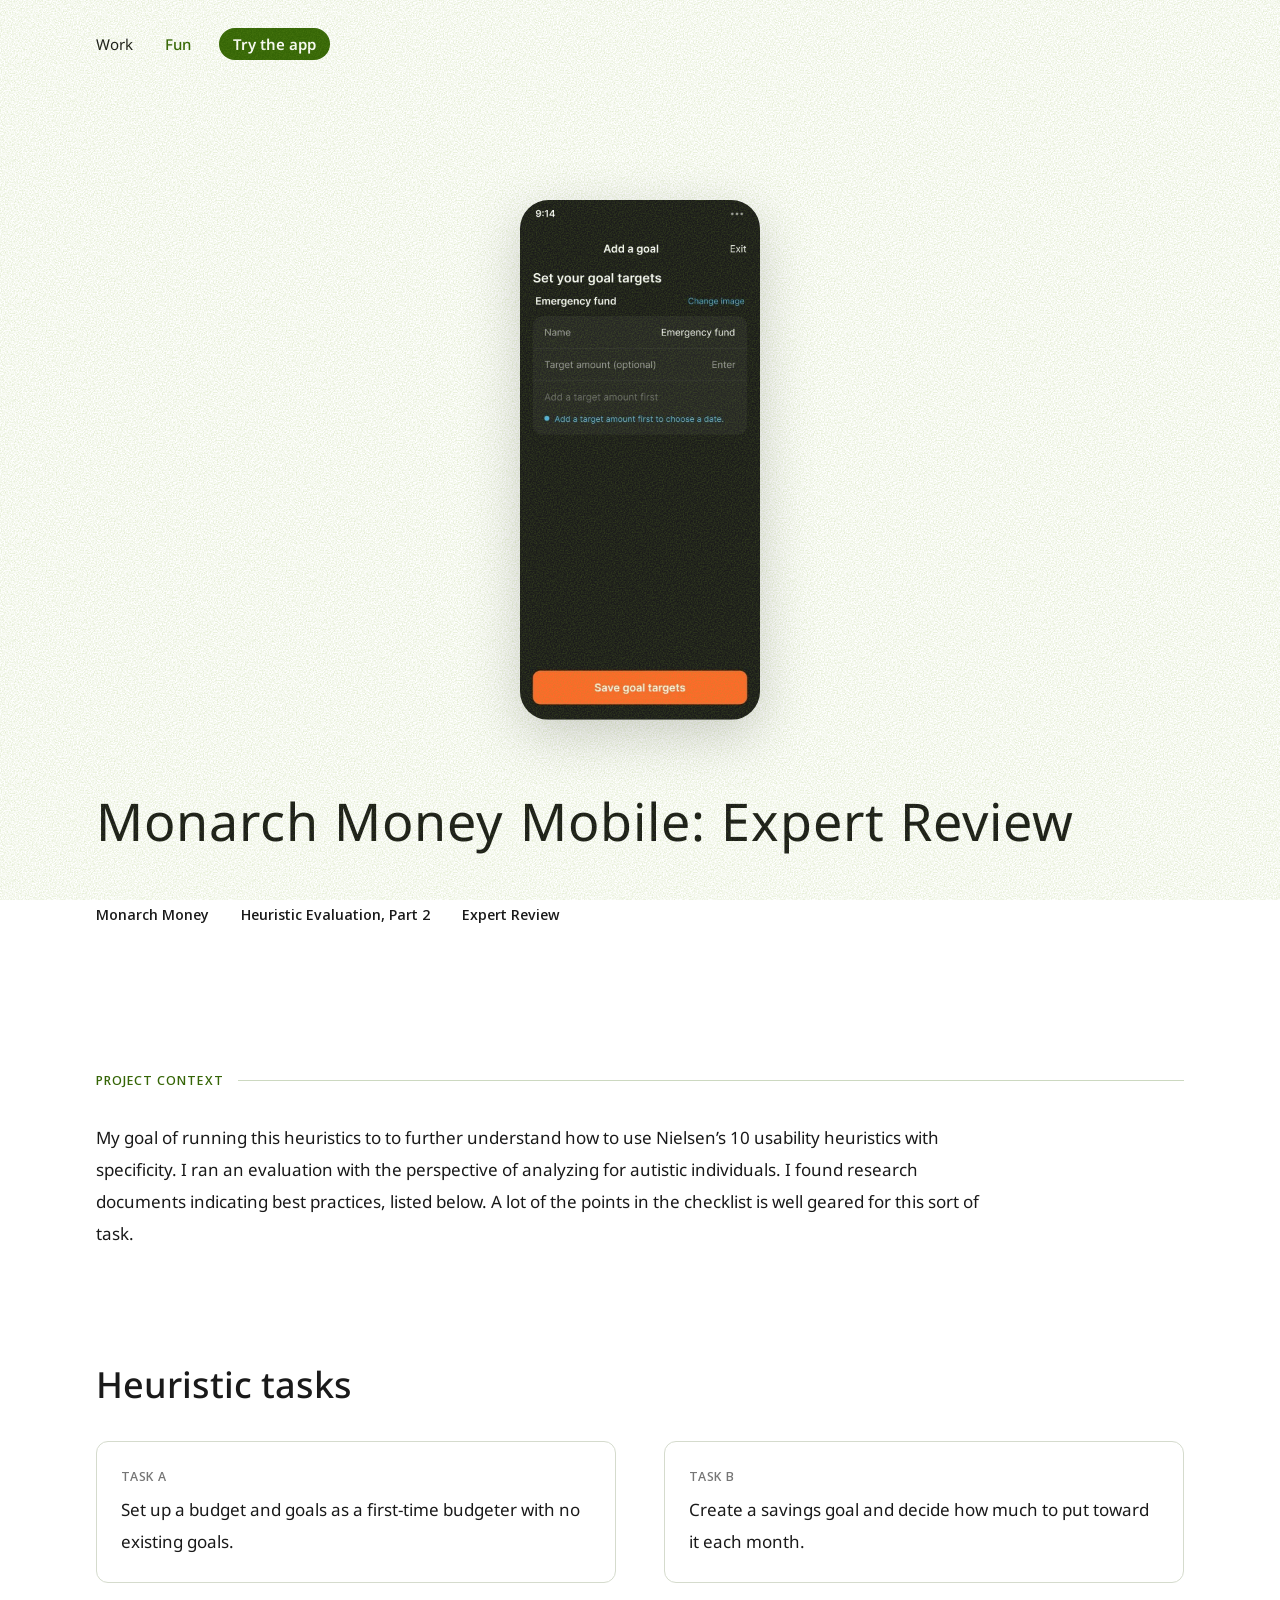
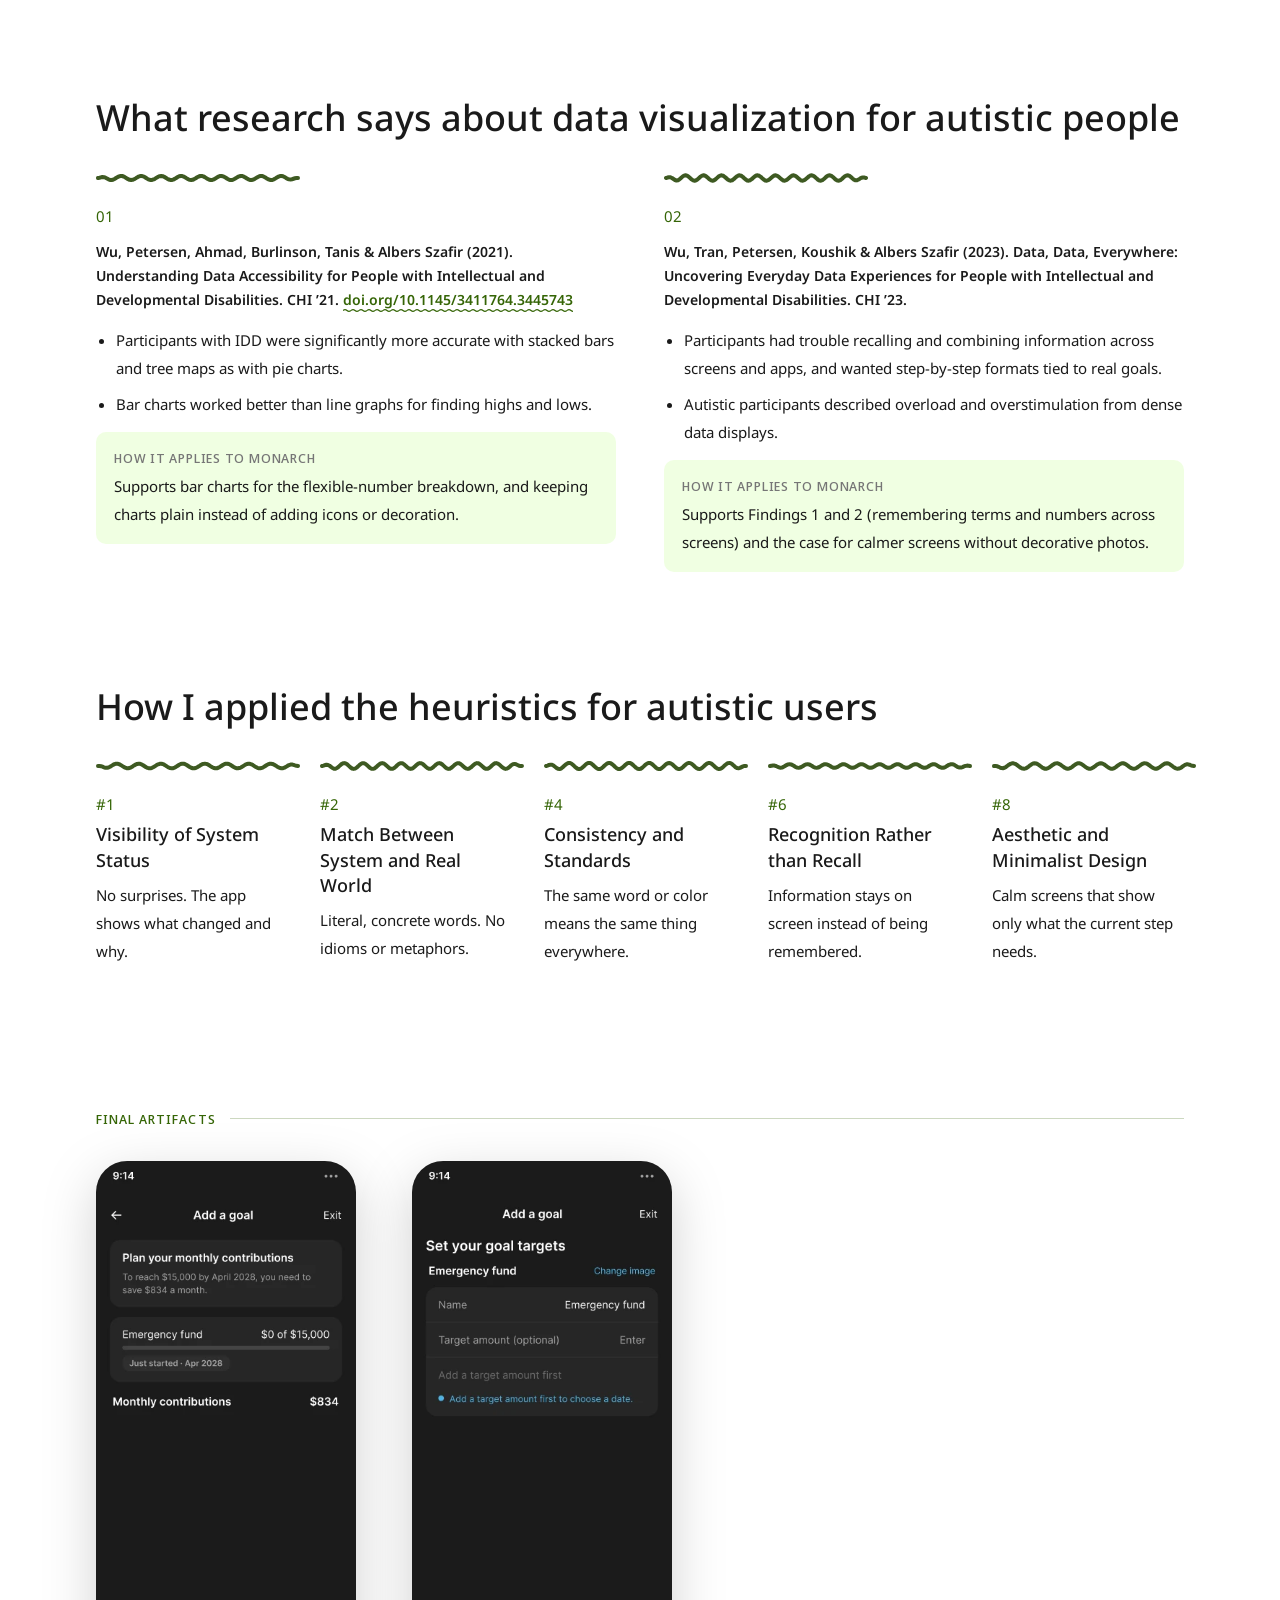
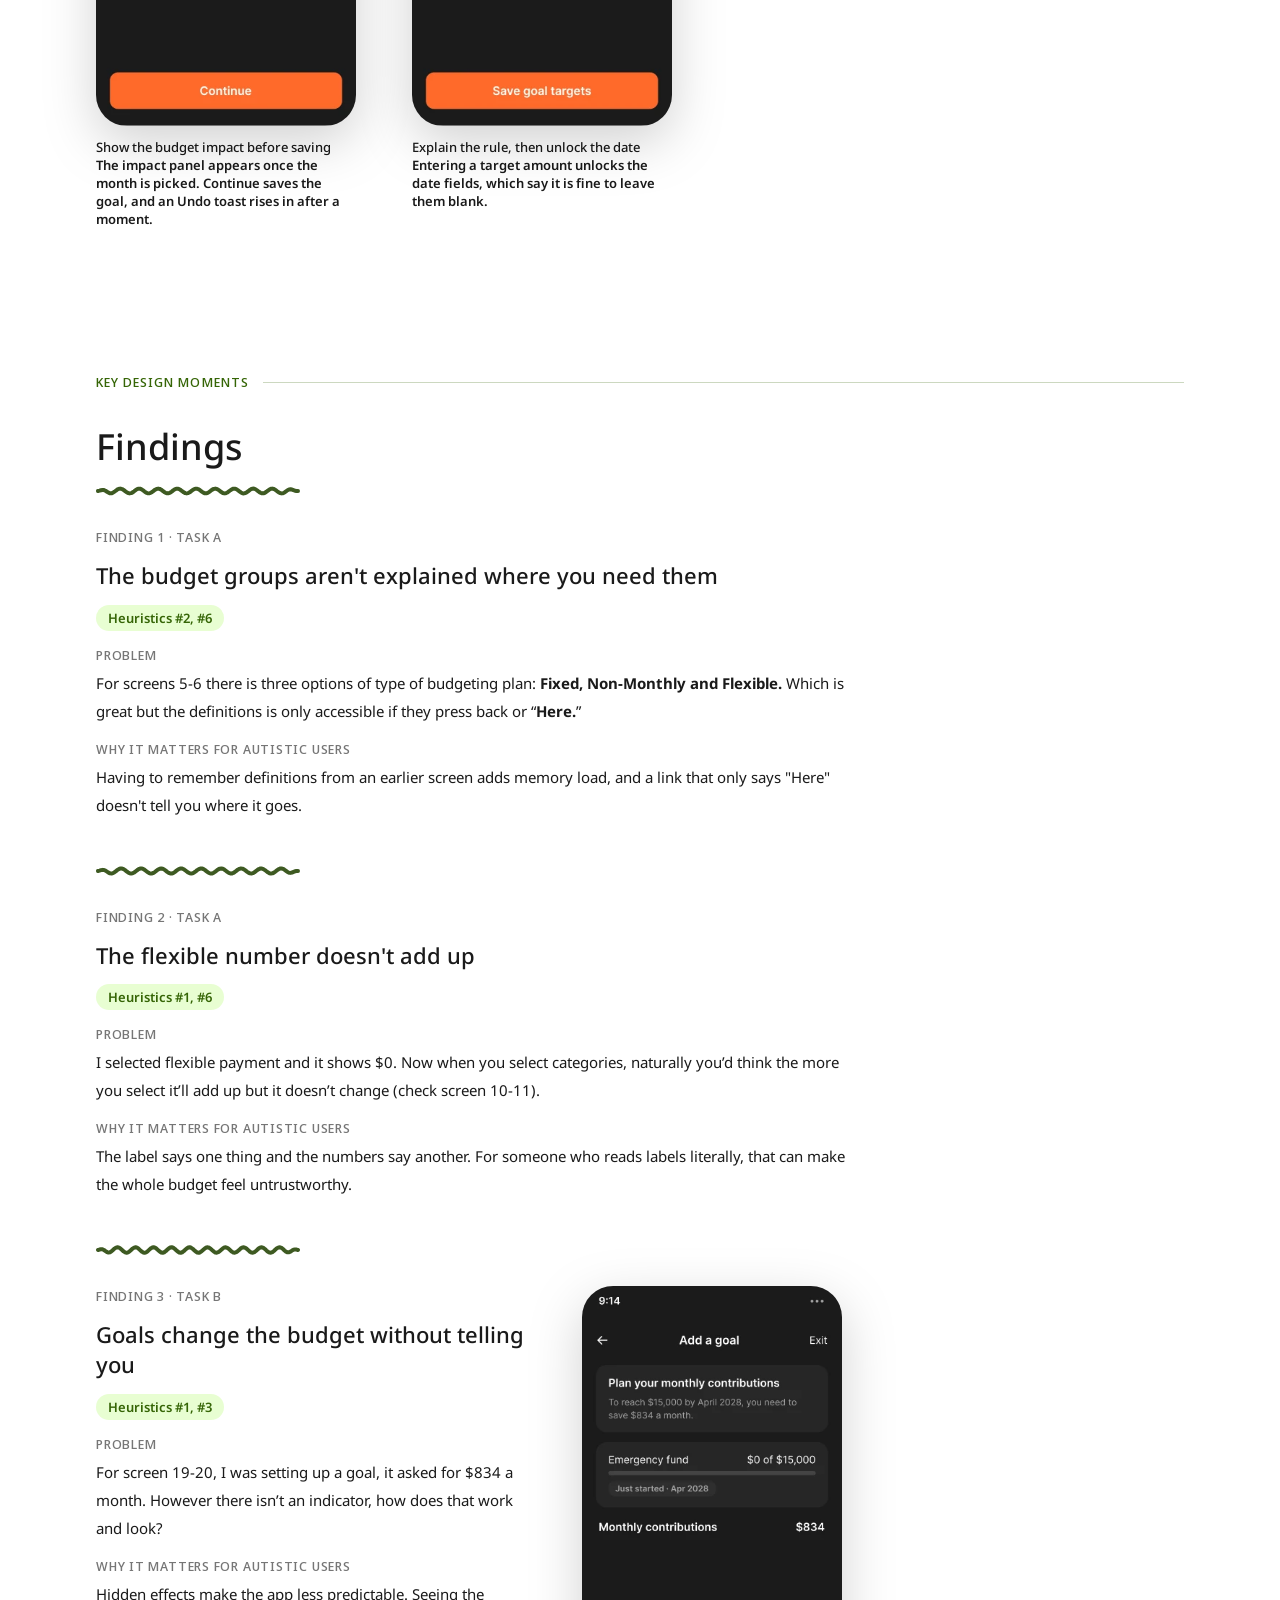
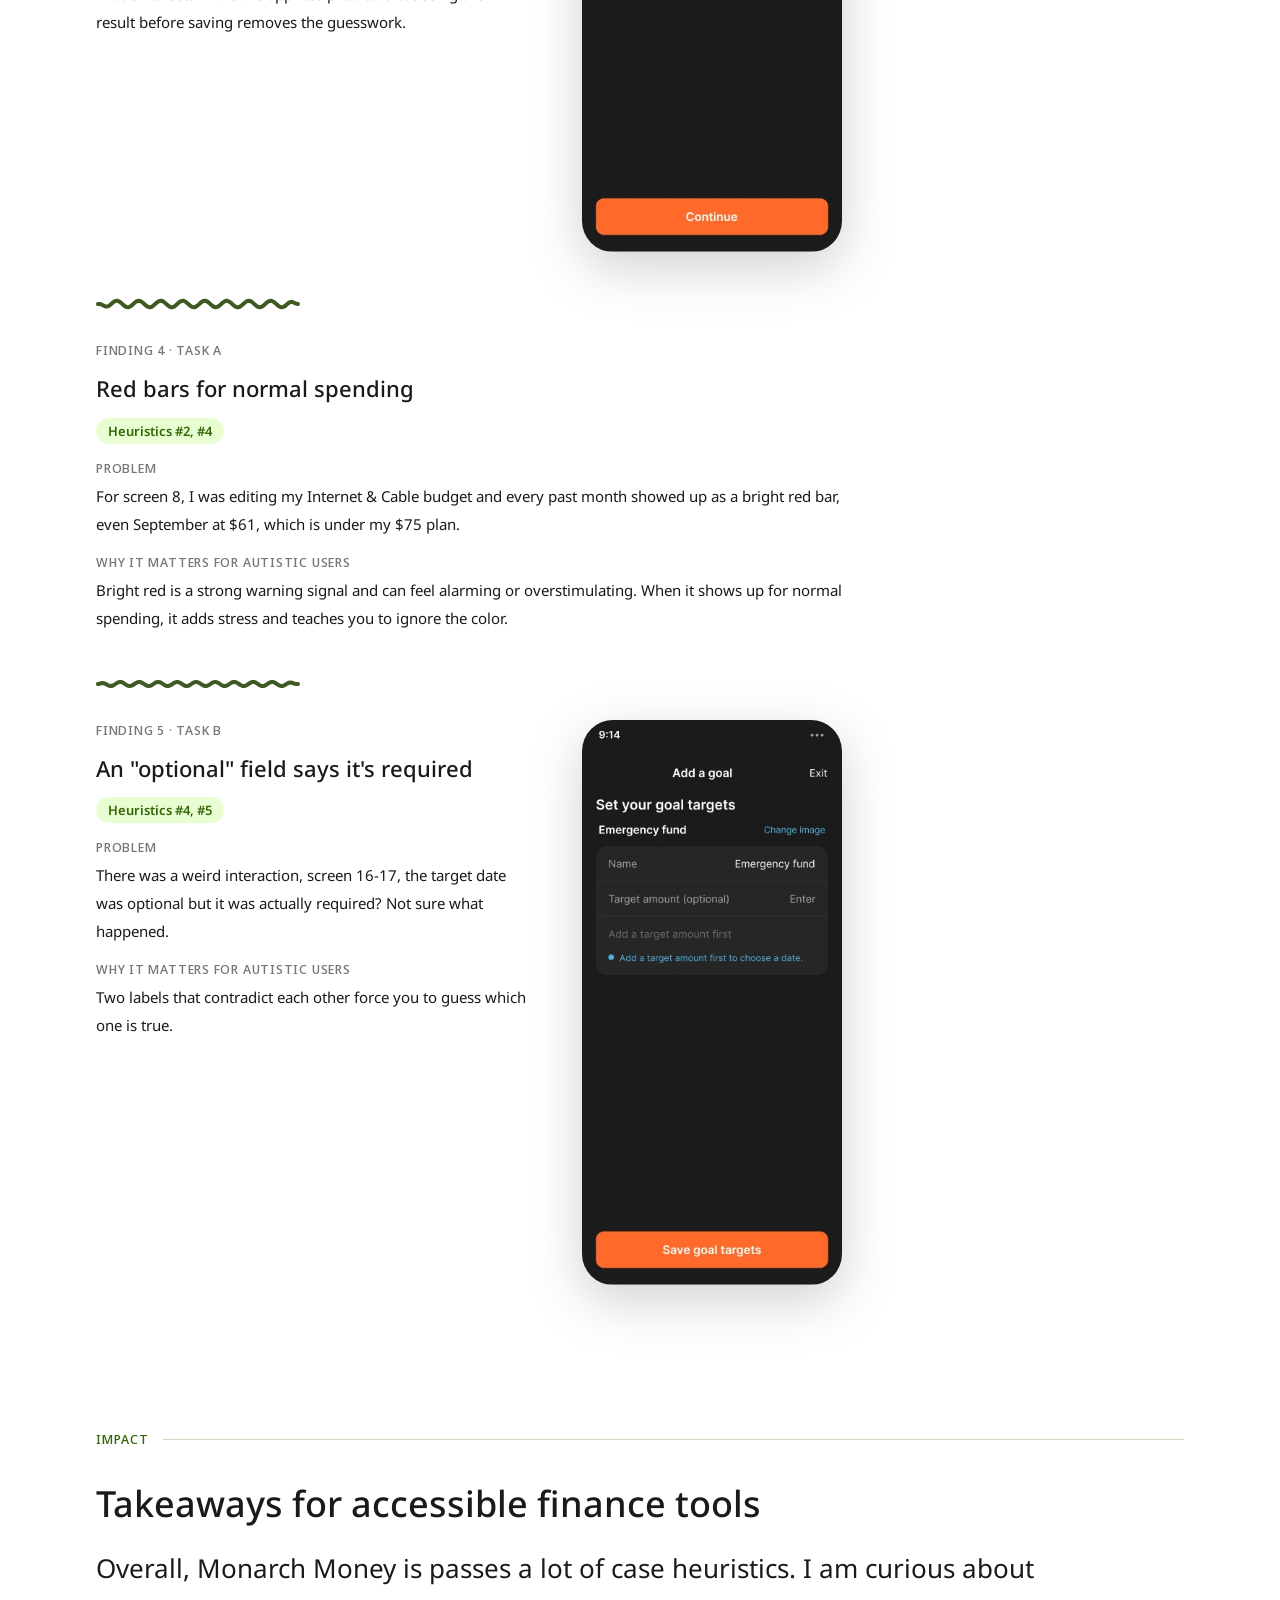
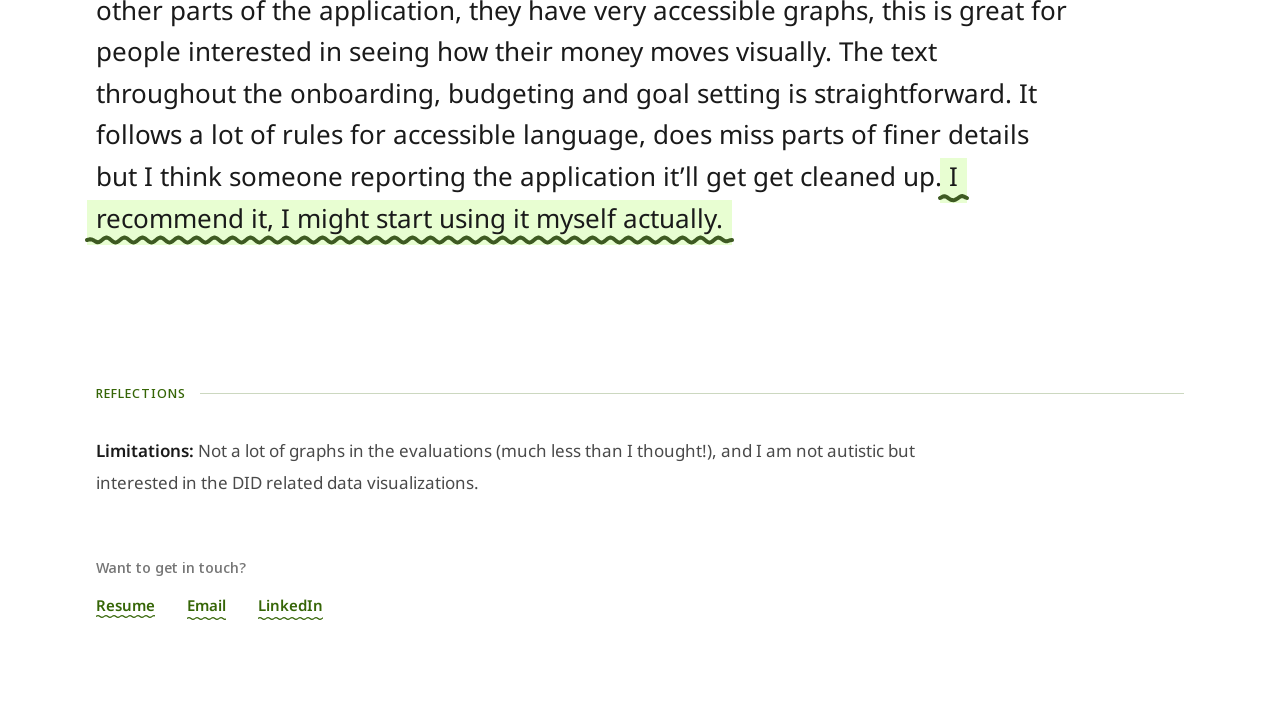
<file: work/monarch/index.html>
<!doctype html>
<html lang="en">
<head>
<meta charset="utf-8">
<meta name="viewport" content="width=device-width, initial-scale=1">
<title>Monarch Money Expert Review — Cole Inniss</title>
<meta name="description" content="A heuristic evaluation of the Monarch Money mobile app through an autistic-user lens.">
<link rel="icon" href="../../assets/img/favicon.svg" type="image/svg+xml">
<link rel="preconnect" href="https://fonts.googleapis.com">
<link rel="preconnect" href="https://fonts.gstatic.com" crossorigin>
<link href="https://fonts.googleapis.com/css2?family=PT+Serif:wght@400&amp;family=Noto+Sans:ital,wght@0,400;0,500;0,600;0,700;1,400&amp;family=Noto+Sans+Display:wght@500&amp;display=swap" rel="stylesheet">
<link rel="stylesheet" href="../../assets/css/base.css?v=202611151522">
<link rel="stylesheet" href="../../assets/css/monarch.css?v=202611151522">
<script src="../../assets/js/site.js?v=202611151522" defer></script>
</head>
<body>
<div class="page-root toucan-scope" style="min-height: 100vh; background: #FFFFFF; color: #1A1A1A; font-family: 'Noto Sans', 'Segoe UI', sans-serif; box-sizing: border-box">
<div style="max-width: 1178px; margin: 0 auto; padding: 32px 45px 96px; box-sizing: border-box; display: flex; flex-direction: column">

<header class="page-shift" style="display: flex; justify-content: space-between; align-items: center; gap: 16px; flex-wrap: wrap; height: 24px">
<nav aria-label="Primary" style="display: flex; gap: 8px; flex-wrap: wrap; margin: -10px 0 -10px -12px">
<a href="../../index.html" data-transition style="font-size: 15px; color: #1A1A1A; text-decoration: none; padding: 12px; min-height: 44px; box-sizing: border-box; display: inline-flex; align-items: center">Work</a>
<a href="../../fun/index.html" data-transition style="font-size: 15px; font-weight: 500; color: #356506; text-decoration: none; padding: 12px; min-height: 44px; box-sizing: border-box; display: inline-flex; align-items: center">Fun</a>
<a href="../../fun/close/#/demo" data-transition class="nav-cta" aria-label="Try the app (opens the Close demo in a new tab)"><span>Try the app</span></a>
</nav>
</header>

<main class="page-shift" style="display: flex; flex-direction: column">

<section aria-labelledby="cs-title" style="display: flex; flex-direction: column; gap: 24px; padding-top: clamp(48px, 14vw, 108px)">
<figure style="margin: 16px 0 24px; display: flex; justify-content: center">
<div class="ob-tile"><span class="mp mn mp-hero" role="img" aria-label="Animated walkthrough of the Monarch goal redesign"><img class="mp-s" src="../../assets/img/monarch/f5a.webp" alt="" draggable="false" style="animation:mnh-0 16.37s linear infinite;"><span class="mp-c" style="left:5.278%;top:28.480%;width:89.444%;height:6.258%;background-image:url(../../assets/img/monarch/f5a.webp);background-size:111.801% 1597.959%;background-position:50.000% 30.381%;animation:mnh-1 16.37s linear infinite;"></span><span class="mp-tap" style="left:50.00%;top:31.55%;animation:mnh-2 16.37s linear infinite;"></span><span class="mp-c" style="left:0.000%;top:0.000%;width:100.000%;height:100.000%;background-image:url(../../assets/img/monarch/f5b.webp);background-size:100.000% 100.000%;background-position:0.000% 0.000%;animation:mnh-3 16.37s linear infinite;"></span><span class="mp-c" style="left:5.278%;top:22.350%;width:89.444%;height:48.787%;background-image:url(../../assets/img/monarch/f5b.webp);background-size:111.801% 204.974%;background-position:50.000% 43.641%;animation:mnh-4 16.37s linear infinite;"></span><span class="mp-c" style="left:5.278%;top:90.549%;width:89.444%;height:6.513%;background-image:url(../../assets/img/monarch/f5b.webp);background-size:111.801% 1535.294%;background-position:50.000% 96.858%;animation:mnh-5 16.37s linear infinite;"></span><span class="mp-tap" style="left:50.00%;top:93.74%;animation:mnh-6 16.37s linear infinite;"></span><span class="mp-c" style="left:0.000%;top:0.000%;width:100.000%;height:30.013%;background-image:url(../../assets/img/monarch/f3a.webp);background-size:100.000% 333.191%;background-position:0.000% 0.000%;animation:mnh-7 16.37s linear infinite;"></span><span class="mp-c" style="left:0.000%;top:30.013%;width:100.000%;height:44.955%;background-image:url(../../assets/img/monarch/f3a.webp);background-size:100.000% 222.443%;background-position:0.000% 54.524%;animation:mnh-8 16.37s linear infinite;"></span><span class="mp-c" style="left:0.000%;top:74.968%;width:100.000%;height:25.032%;background-image:url(../../assets/img/monarch/f3a.webp);background-size:100.000% 399.490%;background-position:0.000% 100.000%;animation:mnh-9 16.37s linear infinite;"></span><span class="mp-c" style="left:0.000%;top:0.000%;width:100.000%;height:100.000%;background-image:url(../../assets/img/monarch/f3b.webp);background-size:100.000% 100.000%;background-position:0.000% 0.000%;animation:mnh-10 16.37s linear infinite;"></span><span class="mp-c" style="left:5.278%;top:45.977%;width:89.444%;height:21.073%;background-image:url(../../assets/img/monarch/f3b.webp);background-size:111.801% 474.545%;background-position:50.000% 58.252%;animation:mnh-11 16.37s linear infinite;"></span><span class="mp-c" style="left:5.278%;top:90.549%;width:89.444%;height:6.513%;background-image:url(../../assets/img/monarch/f3b.webp);background-size:111.801% 1535.294%;background-position:50.000% 96.858%;animation:mnh-12 16.37s linear infinite;"></span><span class="mp-tap" style="left:50.00%;top:93.74%;animation:mnh-13 16.37s linear infinite;"></span><span class="mp-c" style="left:0.000%;top:0.000%;width:100.000%;height:30.013%;background-image:url(../../assets/img/monarch/f3c.webp);background-size:100.000% 333.191%;background-position:0.000% 0.000%;animation:mnh-14 16.37s linear infinite;"></span><span class="mp-c" style="left:0.000%;top:30.013%;width:100.000%;height:44.955%;background-image:url(../../assets/img/monarch/f3c.webp);background-size:100.000% 222.443%;background-position:0.000% 54.524%;animation:mnh-15 16.37s linear infinite;"></span><span class="mp-c" style="left:0.000%;top:74.968%;width:100.000%;height:25.032%;background-image:url(../../assets/img/monarch/f3c.webp);background-size:100.000% 399.490%;background-position:0.000% 100.000%;animation:mnh-16 16.37s linear infinite;"></span><span class="mp-c" style="left:5.278%;top:83.014%;width:89.444%;height:5.492%;background-image:url(../../assets/img/monarch/f3d.webp);background-size:111.801% 1820.930%;background-position:50.000% 87.838%;animation:mnh-17 16.37s linear infinite;"></span><span class="mp-c" style="left:78.611%;top:84.291%;width:13.889%;height:3.065%;background-image:url(../../assets/img/monarch/f3d.webp);background-size:720.000% 3262.500%;background-position:91.290% 86.957%;animation:mnh-18 16.37s linear infinite;"></span><span class="mp-tap" style="left:85.56%;top:85.82%;animation:mnh-19 16.37s linear infinite;"></span><span class="mp-c" style="left:0.000%;top:0.000%;width:100.000%;height:30.013%;background-image:url(../../assets/img/monarch/f3b.webp);background-size:100.000% 333.191%;background-position:0.000% 0.000%;animation:mnh-20 16.37s linear infinite;"></span><span class="mp-c" style="left:0.000%;top:30.013%;width:100.000%;height:44.955%;background-image:url(../../assets/img/monarch/f3b.webp);background-size:100.000% 222.443%;background-position:0.000% 54.524%;animation:mnh-21 16.37s linear infinite;"></span><span class="mp-c" style="left:0.000%;top:74.968%;width:100.000%;height:25.032%;background-image:url(../../assets/img/monarch/f3b.webp);background-size:100.000% 399.490%;background-position:0.000% 100.000%;animation:mnh-22 16.37s linear infinite;"></span></span></div>
</figure>
<h1 id="cs-title" style="margin: 0; font-family: 'Noto Sans', sans-serif; font-weight: 400; font-size: clamp(32px, 6vw, 52px); line-height: 1.27; letter-spacing: 0.02em">Monarch Money Mobile: Expert Review</h1>
</section>

<section aria-label="Project details" style="padding-top: 48px">
<div style="display: flex; flex-wrap: wrap; gap: 0 32px; font-family: 'Noto Sans Display', 'Noto Sans', sans-serif; font-weight: 500; font-size: 15px; line-height: 24px; color: #1A1A1A">
<span>Monarch Money</span>
<span>Heuristic Evaluation, Part 2</span>
<span>Expert Review</span>
</div>
</section>

<div class="cs-part" role="presentation"><span>Project context</span></div>
<section aria-label="Overview" style="display: flex; flex-direction: column; gap: 24px; padding-top: 32px; max-width: 900px">
<p style="margin: 0; font-size: 17px; line-height: 32px; color: #1A1A1A">My goal of running this heuristics to to further understand how to use Nielsen’s 10 usability heuristics with specificity. I ran an evaluation with the perspective of analyzing for autistic individuals. I found research documents indicating best practices, listed below. A lot of the points in the checklist is well geared for this sort of task.</p>
</section>

<section aria-labelledby="mn-tasks" style="display: flex; flex-direction: column; gap: 32px; padding-top: 112px">
<h2 id="mn-tasks" style="margin: 0; font-family: 'Noto Sans', sans-serif; font-weight: 500; font-size: clamp(28px, 3vw, 36px); line-height: 1.3">Heuristic tasks</h2>
<div style="display: grid; grid-template-columns: repeat(auto-fit, minmax(300px, 1fr)); gap: 24px 48px">
<div class="mn-task"><span class="mn-kicker">Task A</span><p style="margin: 0; font-size: 17px; line-height: 32px; color: #1A1A1A">Set up a budget and goals as a first-time budgeter with no existing goals.</p></div>
<div class="mn-task"><span class="mn-kicker">Task B</span><p style="margin: 0; font-size: 17px; line-height: 32px; color: #1A1A1A">Create a savings goal and decide how much to put toward it each month.</p></div>
</div>
</section>

<section aria-labelledby="mn-research" style="display: flex; flex-direction: column; gap: 32px; padding-top: 112px">
<h2 id="mn-research" style="margin: 0; font-family: 'Noto Sans', sans-serif; font-weight: 500; font-size: clamp(28px, 3vw, 36px); line-height: 1.3">What research says about data visualization for autistic people</h2>
<div style="display: grid; grid-template-columns: repeat(auto-fit, minmax(320px, 1fr)); gap: 32px 48px">
<article class="wave-rule" style="display: flex; flex-direction: column; gap: 14px; padding-top: 32px">
<svg class="wave-divider" width="206" height="14" viewBox="-3 -1 206 14" fill="none" aria-hidden="true" focusable="false"><path class="wv-path" data-w="200" d="M0 2.50 L1 2.54 L2 2.67 L3 2.88 L4 3.17 L5 3.53 L6 3.94 L7 4.41 L8 4.92 L9 5.45 L10 6.00 L11 6.55 L12 7.08 L13 7.59 L14 8.06 L15 8.47 L16 8.83 L17 9.12 L18 9.33 L19 9.46 L20 9.50 L21 9.46 L22 9.33 L23 9.12 L24 8.83 L25 8.47 L26 8.06 L27 7.59 L28 7.08 L29 6.55 L30 6.00 L31 5.45 L32 4.92 L33 4.41 L34 3.94 L35 3.53 L36 3.17 L37 2.88 L38 2.67 L39 2.54 L40 2.50 L41 2.54 L42 2.67 L43 2.88 L44 3.17 L45 3.53 L46 3.94 L47 4.41 L48 4.92 L49 5.45 L50 6.00 L51 6.55 L52 7.08 L53 7.59 L54 8.06 L55 8.47 L56 8.83 L57 9.12 L58 9.33 L59 9.46 L60 9.50 L61 9.46 L62 9.33 L63 9.12 L64 8.83 L65 8.47 L66 8.06 L67 7.59 L68 7.08 L69 6.55 L70 6.00 L71 5.45 L72 4.92 L73 4.41 L74 3.94 L75 3.53 L76 3.17 L77 2.88 L78 2.67 L79 2.54 L80 2.50 L81 2.54 L82 2.67 L83 2.88 L84 3.17 L85 3.53 L86 3.94 L87 4.41 L88 4.92 L89 5.45 L90 6.00 L91 6.55 L92 7.08 L93 7.59 L94 8.06 L95 8.47 L96 8.83 L97 9.12 L98 9.33 L99 9.46 L100 9.50 L101 9.46 L102 9.33 L103 9.12 L104 8.83 L105 8.47 L106 8.06 L107 7.59 L108 7.08 L109 6.55 L110 6.00 L111 5.45 L112 4.92 L113 4.41 L114 3.94 L115 3.53 L116 3.17 L117 2.88 L118 2.67 L119 2.54 L120 2.50 L121 2.54 L122 2.67 L123 2.88 L124 3.17 L125 3.53 L126 3.94 L127 4.41 L128 4.92 L129 5.45 L130 6.00 L131 6.55 L132 7.08 L133 7.59 L134 8.06 L135 8.47 L136 8.83 L137 9.12 L138 9.33 L139 9.46 L140 9.50 L141 9.46 L142 9.33 L143 9.12 L144 8.83 L145 8.47 L146 8.06 L147 7.59 L148 7.08 L149 6.55 L150 6.00 L151 5.45 L152 4.92 L153 4.41 L154 3.94 L155 3.53 L156 3.17 L157 2.88 L158 2.67 L159 2.54 L160 2.50 L161 2.54 L162 2.67 L163 2.88 L164 3.17 L165 3.53 L166 3.94 L167 4.41 L168 4.92 L169 5.45 L170 6.00 L171 6.55 L172 7.08 L173 7.59 L174 8.06 L175 8.47 L176 8.83 L177 9.12 L178 9.33 L179 9.46 L180 9.50 L181 9.46 L182 9.33 L183 9.12 L184 8.83 L185 8.47 L186 8.06 L187 7.59 L188 7.08 L189 6.55 L190 6.00 L191 5.45 L192 4.92 L193 4.41 L194 3.94 L195 3.53 L196 3.17 L197 2.88 L198 2.67 L199 2.54 L200 2.50" stroke="#3E5A22" stroke-width="4" stroke-linecap="round" stroke-linejoin="round" fill="none"></path></svg>
<span style="font-family: 'Noto Sans', sans-serif; font-size: 15px; color: #356506">01</span>
<p style="margin: 0; font-size: 14px; line-height: 24px; font-weight: 600; color: #1A1A1A">Wu, Petersen, Ahmad, Burlinson, Tanis &amp; Albers Szafir (2021). Understanding Data Accessibility for People with Intellectual and Developmental Disabilities. CHI ’21. <a class="text-link" href="https://doi.org/10.1145/3411764.3445743" target="_blank" rel="noopener noreferrer" style="padding: 0 0 4px">doi.org/10.1145/3411764.3445743</a></p>
<ul style="margin: 0; padding-left: 20px; display: flex; flex-direction: column; gap: 8px; font-size: 15px; line-height: 28px; color: #1A1A1A"><li>Participants with IDD were significantly more accurate with stacked bars and tree maps as with pie charts.</li><li>Bar charts worked better than line graphs for finding highs and lows.</li></ul>
<div class="mn-applied"><span class="mn-kicker">How it applies to Monarch</span><p style="margin: 0; font-size: 15px; line-height: 28px; color: #1A1A1A">Supports bar charts for the flexible-number breakdown, and keeping charts plain instead of adding icons or decoration.</p></div>
</article>
<article class="wave-rule" style="display: flex; flex-direction: column; gap: 14px; padding-top: 32px">
<svg class="wave-divider" width="206" height="14" viewBox="-3 -1 206 14" fill="none" aria-hidden="true" focusable="false"><path class="wv-path" data-w="200" d="M0 2.50 L1 2.54 L2 2.67 L3 2.88 L4 3.17 L5 3.53 L6 3.94 L7 4.41 L8 4.92 L9 5.45 L10 6.00 L11 6.55 L12 7.08 L13 7.59 L14 8.06 L15 8.47 L16 8.83 L17 9.12 L18 9.33 L19 9.46 L20 9.50 L21 9.46 L22 9.33 L23 9.12 L24 8.83 L25 8.47 L26 8.06 L27 7.59 L28 7.08 L29 6.55 L30 6.00 L31 5.45 L32 4.92 L33 4.41 L34 3.94 L35 3.53 L36 3.17 L37 2.88 L38 2.67 L39 2.54 L40 2.50 L41 2.54 L42 2.67 L43 2.88 L44 3.17 L45 3.53 L46 3.94 L47 4.41 L48 4.92 L49 5.45 L50 6.00 L51 6.55 L52 7.08 L53 7.59 L54 8.06 L55 8.47 L56 8.83 L57 9.12 L58 9.33 L59 9.46 L60 9.50 L61 9.46 L62 9.33 L63 9.12 L64 8.83 L65 8.47 L66 8.06 L67 7.59 L68 7.08 L69 6.55 L70 6.00 L71 5.45 L72 4.92 L73 4.41 L74 3.94 L75 3.53 L76 3.17 L77 2.88 L78 2.67 L79 2.54 L80 2.50 L81 2.54 L82 2.67 L83 2.88 L84 3.17 L85 3.53 L86 3.94 L87 4.41 L88 4.92 L89 5.45 L90 6.00 L91 6.55 L92 7.08 L93 7.59 L94 8.06 L95 8.47 L96 8.83 L97 9.12 L98 9.33 L99 9.46 L100 9.50 L101 9.46 L102 9.33 L103 9.12 L104 8.83 L105 8.47 L106 8.06 L107 7.59 L108 7.08 L109 6.55 L110 6.00 L111 5.45 L112 4.92 L113 4.41 L114 3.94 L115 3.53 L116 3.17 L117 2.88 L118 2.67 L119 2.54 L120 2.50 L121 2.54 L122 2.67 L123 2.88 L124 3.17 L125 3.53 L126 3.94 L127 4.41 L128 4.92 L129 5.45 L130 6.00 L131 6.55 L132 7.08 L133 7.59 L134 8.06 L135 8.47 L136 8.83 L137 9.12 L138 9.33 L139 9.46 L140 9.50 L141 9.46 L142 9.33 L143 9.12 L144 8.83 L145 8.47 L146 8.06 L147 7.59 L148 7.08 L149 6.55 L150 6.00 L151 5.45 L152 4.92 L153 4.41 L154 3.94 L155 3.53 L156 3.17 L157 2.88 L158 2.67 L159 2.54 L160 2.50 L161 2.54 L162 2.67 L163 2.88 L164 3.17 L165 3.53 L166 3.94 L167 4.41 L168 4.92 L169 5.45 L170 6.00 L171 6.55 L172 7.08 L173 7.59 L174 8.06 L175 8.47 L176 8.83 L177 9.12 L178 9.33 L179 9.46 L180 9.50 L181 9.46 L182 9.33 L183 9.12 L184 8.83 L185 8.47 L186 8.06 L187 7.59 L188 7.08 L189 6.55 L190 6.00 L191 5.45 L192 4.92 L193 4.41 L194 3.94 L195 3.53 L196 3.17 L197 2.88 L198 2.67 L199 2.54 L200 2.50" stroke="#3E5A22" stroke-width="4" stroke-linecap="round" stroke-linejoin="round" fill="none"></path></svg>
<span style="font-family: 'Noto Sans', sans-serif; font-size: 15px; color: #356506">02</span>
<p style="margin: 0; font-size: 14px; line-height: 24px; font-weight: 600; color: #1A1A1A">Wu, Tran, Petersen, Koushik &amp; Albers Szafir (2023). Data, Data, Everywhere: Uncovering Everyday Data Experiences for People with Intellectual and Developmental Disabilities. CHI ’23.</p>
<ul style="margin: 0; padding-left: 20px; display: flex; flex-direction: column; gap: 8px; font-size: 15px; line-height: 28px; color: #1A1A1A"><li>Participants had trouble recalling and combining information across screens and apps, and wanted step-by-step formats tied to real goals.</li><li>Autistic participants described overload and overstimulation from dense data displays.</li></ul>
<div class="mn-applied"><span class="mn-kicker">How it applies to Monarch</span><p style="margin: 0; font-size: 15px; line-height: 28px; color: #1A1A1A">Supports Findings 1 and 2 (remembering terms and numbers across screens) and the case for calmer screens without decorative photos.</p></div>
</article>
</div>
</section>

<section aria-labelledby="mn-lens" style="display: flex; flex-direction: column; gap: 32px; padding-top: 112px">
<h2 id="mn-lens" style="margin: 0; font-family: 'Noto Sans', sans-serif; font-weight: 500; font-size: clamp(28px, 3vw, 36px); line-height: 1.3">How I applied the heuristics for autistic users</h2>
<ol style="list-style: none; margin: 0; padding: 0; display: grid; grid-template-columns: repeat(auto-fit, minmax(190px, 1fr)); gap: 32px 32px">
<li class="wave-rule" style="display: flex; flex-direction: column; gap: 8px; padding-top: 32px">
<svg class="wave-divider" width="206" height="14" viewBox="-3 -1 206 14" fill="none" aria-hidden="true" focusable="false"><path class="wv-path" data-w="200" d="M0 2.50 L1 2.54 L2 2.67 L3 2.88 L4 3.17 L5 3.53 L6 3.94 L7 4.41 L8 4.92 L9 5.45 L10 6.00 L11 6.55 L12 7.08 L13 7.59 L14 8.06 L15 8.47 L16 8.83 L17 9.12 L18 9.33 L19 9.46 L20 9.50 L21 9.46 L22 9.33 L23 9.12 L24 8.83 L25 8.47 L26 8.06 L27 7.59 L28 7.08 L29 6.55 L30 6.00 L31 5.45 L32 4.92 L33 4.41 L34 3.94 L35 3.53 L36 3.17 L37 2.88 L38 2.67 L39 2.54 L40 2.50 L41 2.54 L42 2.67 L43 2.88 L44 3.17 L45 3.53 L46 3.94 L47 4.41 L48 4.92 L49 5.45 L50 6.00 L51 6.55 L52 7.08 L53 7.59 L54 8.06 L55 8.47 L56 8.83 L57 9.12 L58 9.33 L59 9.46 L60 9.50 L61 9.46 L62 9.33 L63 9.12 L64 8.83 L65 8.47 L66 8.06 L67 7.59 L68 7.08 L69 6.55 L70 6.00 L71 5.45 L72 4.92 L73 4.41 L74 3.94 L75 3.53 L76 3.17 L77 2.88 L78 2.67 L79 2.54 L80 2.50 L81 2.54 L82 2.67 L83 2.88 L84 3.17 L85 3.53 L86 3.94 L87 4.41 L88 4.92 L89 5.45 L90 6.00 L91 6.55 L92 7.08 L93 7.59 L94 8.06 L95 8.47 L96 8.83 L97 9.12 L98 9.33 L99 9.46 L100 9.50 L101 9.46 L102 9.33 L103 9.12 L104 8.83 L105 8.47 L106 8.06 L107 7.59 L108 7.08 L109 6.55 L110 6.00 L111 5.45 L112 4.92 L113 4.41 L114 3.94 L115 3.53 L116 3.17 L117 2.88 L118 2.67 L119 2.54 L120 2.50 L121 2.54 L122 2.67 L123 2.88 L124 3.17 L125 3.53 L126 3.94 L127 4.41 L128 4.92 L129 5.45 L130 6.00 L131 6.55 L132 7.08 L133 7.59 L134 8.06 L135 8.47 L136 8.83 L137 9.12 L138 9.33 L139 9.46 L140 9.50 L141 9.46 L142 9.33 L143 9.12 L144 8.83 L145 8.47 L146 8.06 L147 7.59 L148 7.08 L149 6.55 L150 6.00 L151 5.45 L152 4.92 L153 4.41 L154 3.94 L155 3.53 L156 3.17 L157 2.88 L158 2.67 L159 2.54 L160 2.50 L161 2.54 L162 2.67 L163 2.88 L164 3.17 L165 3.53 L166 3.94 L167 4.41 L168 4.92 L169 5.45 L170 6.00 L171 6.55 L172 7.08 L173 7.59 L174 8.06 L175 8.47 L176 8.83 L177 9.12 L178 9.33 L179 9.46 L180 9.50 L181 9.46 L182 9.33 L183 9.12 L184 8.83 L185 8.47 L186 8.06 L187 7.59 L188 7.08 L189 6.55 L190 6.00 L191 5.45 L192 4.92 L193 4.41 L194 3.94 L195 3.53 L196 3.17 L197 2.88 L198 2.67 L199 2.54 L200 2.50" stroke="#3E5A22" stroke-width="4" stroke-linecap="round" stroke-linejoin="round" fill="none"></path></svg>
<span style="font-family: 'Noto Sans', sans-serif; font-size: 15px; color: #356506">#1</span>
<h3 style="margin: 0; font-family: 'Noto Sans', sans-serif; font-weight: 500; font-size: 18px; line-height: 1.4">Visibility of System Status</h3>
<p style="margin: 0; font-size: 15px; line-height: 28px; color: #1A1A1A">No surprises. The app shows what changed and why.</p>
</li>
<li class="wave-rule" style="display: flex; flex-direction: column; gap: 8px; padding-top: 32px">
<svg class="wave-divider" width="206" height="14" viewBox="-3 -1 206 14" fill="none" aria-hidden="true" focusable="false"><path class="wv-path" data-w="200" d="M0 2.50 L1 2.54 L2 2.67 L3 2.88 L4 3.17 L5 3.53 L6 3.94 L7 4.41 L8 4.92 L9 5.45 L10 6.00 L11 6.55 L12 7.08 L13 7.59 L14 8.06 L15 8.47 L16 8.83 L17 9.12 L18 9.33 L19 9.46 L20 9.50 L21 9.46 L22 9.33 L23 9.12 L24 8.83 L25 8.47 L26 8.06 L27 7.59 L28 7.08 L29 6.55 L30 6.00 L31 5.45 L32 4.92 L33 4.41 L34 3.94 L35 3.53 L36 3.17 L37 2.88 L38 2.67 L39 2.54 L40 2.50 L41 2.54 L42 2.67 L43 2.88 L44 3.17 L45 3.53 L46 3.94 L47 4.41 L48 4.92 L49 5.45 L50 6.00 L51 6.55 L52 7.08 L53 7.59 L54 8.06 L55 8.47 L56 8.83 L57 9.12 L58 9.33 L59 9.46 L60 9.50 L61 9.46 L62 9.33 L63 9.12 L64 8.83 L65 8.47 L66 8.06 L67 7.59 L68 7.08 L69 6.55 L70 6.00 L71 5.45 L72 4.92 L73 4.41 L74 3.94 L75 3.53 L76 3.17 L77 2.88 L78 2.67 L79 2.54 L80 2.50 L81 2.54 L82 2.67 L83 2.88 L84 3.17 L85 3.53 L86 3.94 L87 4.41 L88 4.92 L89 5.45 L90 6.00 L91 6.55 L92 7.08 L93 7.59 L94 8.06 L95 8.47 L96 8.83 L97 9.12 L98 9.33 L99 9.46 L100 9.50 L101 9.46 L102 9.33 L103 9.12 L104 8.83 L105 8.47 L106 8.06 L107 7.59 L108 7.08 L109 6.55 L110 6.00 L111 5.45 L112 4.92 L113 4.41 L114 3.94 L115 3.53 L116 3.17 L117 2.88 L118 2.67 L119 2.54 L120 2.50 L121 2.54 L122 2.67 L123 2.88 L124 3.17 L125 3.53 L126 3.94 L127 4.41 L128 4.92 L129 5.45 L130 6.00 L131 6.55 L132 7.08 L133 7.59 L134 8.06 L135 8.47 L136 8.83 L137 9.12 L138 9.33 L139 9.46 L140 9.50 L141 9.46 L142 9.33 L143 9.12 L144 8.83 L145 8.47 L146 8.06 L147 7.59 L148 7.08 L149 6.55 L150 6.00 L151 5.45 L152 4.92 L153 4.41 L154 3.94 L155 3.53 L156 3.17 L157 2.88 L158 2.67 L159 2.54 L160 2.50 L161 2.54 L162 2.67 L163 2.88 L164 3.17 L165 3.53 L166 3.94 L167 4.41 L168 4.92 L169 5.45 L170 6.00 L171 6.55 L172 7.08 L173 7.59 L174 8.06 L175 8.47 L176 8.83 L177 9.12 L178 9.33 L179 9.46 L180 9.50 L181 9.46 L182 9.33 L183 9.12 L184 8.83 L185 8.47 L186 8.06 L187 7.59 L188 7.08 L189 6.55 L190 6.00 L191 5.45 L192 4.92 L193 4.41 L194 3.94 L195 3.53 L196 3.17 L197 2.88 L198 2.67 L199 2.54 L200 2.50" stroke="#3E5A22" stroke-width="4" stroke-linecap="round" stroke-linejoin="round" fill="none"></path></svg>
<span style="font-family: 'Noto Sans', sans-serif; font-size: 15px; color: #356506">#2</span>
<h3 style="margin: 0; font-family: 'Noto Sans', sans-serif; font-weight: 500; font-size: 18px; line-height: 1.4">Match Between System and Real World</h3>
<p style="margin: 0; font-size: 15px; line-height: 28px; color: #1A1A1A">Literal, concrete words. No idioms or metaphors.</p>
</li>
<li class="wave-rule" style="display: flex; flex-direction: column; gap: 8px; padding-top: 32px">
<svg class="wave-divider" width="206" height="14" viewBox="-3 -1 206 14" fill="none" aria-hidden="true" focusable="false"><path class="wv-path" data-w="200" d="M0 2.50 L1 2.54 L2 2.67 L3 2.88 L4 3.17 L5 3.53 L6 3.94 L7 4.41 L8 4.92 L9 5.45 L10 6.00 L11 6.55 L12 7.08 L13 7.59 L14 8.06 L15 8.47 L16 8.83 L17 9.12 L18 9.33 L19 9.46 L20 9.50 L21 9.46 L22 9.33 L23 9.12 L24 8.83 L25 8.47 L26 8.06 L27 7.59 L28 7.08 L29 6.55 L30 6.00 L31 5.45 L32 4.92 L33 4.41 L34 3.94 L35 3.53 L36 3.17 L37 2.88 L38 2.67 L39 2.54 L40 2.50 L41 2.54 L42 2.67 L43 2.88 L44 3.17 L45 3.53 L46 3.94 L47 4.41 L48 4.92 L49 5.45 L50 6.00 L51 6.55 L52 7.08 L53 7.59 L54 8.06 L55 8.47 L56 8.83 L57 9.12 L58 9.33 L59 9.46 L60 9.50 L61 9.46 L62 9.33 L63 9.12 L64 8.83 L65 8.47 L66 8.06 L67 7.59 L68 7.08 L69 6.55 L70 6.00 L71 5.45 L72 4.92 L73 4.41 L74 3.94 L75 3.53 L76 3.17 L77 2.88 L78 2.67 L79 2.54 L80 2.50 L81 2.54 L82 2.67 L83 2.88 L84 3.17 L85 3.53 L86 3.94 L87 4.41 L88 4.92 L89 5.45 L90 6.00 L91 6.55 L92 7.08 L93 7.59 L94 8.06 L95 8.47 L96 8.83 L97 9.12 L98 9.33 L99 9.46 L100 9.50 L101 9.46 L102 9.33 L103 9.12 L104 8.83 L105 8.47 L106 8.06 L107 7.59 L108 7.08 L109 6.55 L110 6.00 L111 5.45 L112 4.92 L113 4.41 L114 3.94 L115 3.53 L116 3.17 L117 2.88 L118 2.67 L119 2.54 L120 2.50 L121 2.54 L122 2.67 L123 2.88 L124 3.17 L125 3.53 L126 3.94 L127 4.41 L128 4.92 L129 5.45 L130 6.00 L131 6.55 L132 7.08 L133 7.59 L134 8.06 L135 8.47 L136 8.83 L137 9.12 L138 9.33 L139 9.46 L140 9.50 L141 9.46 L142 9.33 L143 9.12 L144 8.83 L145 8.47 L146 8.06 L147 7.59 L148 7.08 L149 6.55 L150 6.00 L151 5.45 L152 4.92 L153 4.41 L154 3.94 L155 3.53 L156 3.17 L157 2.88 L158 2.67 L159 2.54 L160 2.50 L161 2.54 L162 2.67 L163 2.88 L164 3.17 L165 3.53 L166 3.94 L167 4.41 L168 4.92 L169 5.45 L170 6.00 L171 6.55 L172 7.08 L173 7.59 L174 8.06 L175 8.47 L176 8.83 L177 9.12 L178 9.33 L179 9.46 L180 9.50 L181 9.46 L182 9.33 L183 9.12 L184 8.83 L185 8.47 L186 8.06 L187 7.59 L188 7.08 L189 6.55 L190 6.00 L191 5.45 L192 4.92 L193 4.41 L194 3.94 L195 3.53 L196 3.17 L197 2.88 L198 2.67 L199 2.54 L200 2.50" stroke="#3E5A22" stroke-width="4" stroke-linecap="round" stroke-linejoin="round" fill="none"></path></svg>
<span style="font-family: 'Noto Sans', sans-serif; font-size: 15px; color: #356506">#4</span>
<h3 style="margin: 0; font-family: 'Noto Sans', sans-serif; font-weight: 500; font-size: 18px; line-height: 1.4">Consistency and Standards</h3>
<p style="margin: 0; font-size: 15px; line-height: 28px; color: #1A1A1A">The same word or color means the same thing everywhere.</p>
</li>
<li class="wave-rule" style="display: flex; flex-direction: column; gap: 8px; padding-top: 32px">
<svg class="wave-divider" width="206" height="14" viewBox="-3 -1 206 14" fill="none" aria-hidden="true" focusable="false"><path class="wv-path" data-w="200" d="M0 2.50 L1 2.54 L2 2.67 L3 2.88 L4 3.17 L5 3.53 L6 3.94 L7 4.41 L8 4.92 L9 5.45 L10 6.00 L11 6.55 L12 7.08 L13 7.59 L14 8.06 L15 8.47 L16 8.83 L17 9.12 L18 9.33 L19 9.46 L20 9.50 L21 9.46 L22 9.33 L23 9.12 L24 8.83 L25 8.47 L26 8.06 L27 7.59 L28 7.08 L29 6.55 L30 6.00 L31 5.45 L32 4.92 L33 4.41 L34 3.94 L35 3.53 L36 3.17 L37 2.88 L38 2.67 L39 2.54 L40 2.50 L41 2.54 L42 2.67 L43 2.88 L44 3.17 L45 3.53 L46 3.94 L47 4.41 L48 4.92 L49 5.45 L50 6.00 L51 6.55 L52 7.08 L53 7.59 L54 8.06 L55 8.47 L56 8.83 L57 9.12 L58 9.33 L59 9.46 L60 9.50 L61 9.46 L62 9.33 L63 9.12 L64 8.83 L65 8.47 L66 8.06 L67 7.59 L68 7.08 L69 6.55 L70 6.00 L71 5.45 L72 4.92 L73 4.41 L74 3.94 L75 3.53 L76 3.17 L77 2.88 L78 2.67 L79 2.54 L80 2.50 L81 2.54 L82 2.67 L83 2.88 L84 3.17 L85 3.53 L86 3.94 L87 4.41 L88 4.92 L89 5.45 L90 6.00 L91 6.55 L92 7.08 L93 7.59 L94 8.06 L95 8.47 L96 8.83 L97 9.12 L98 9.33 L99 9.46 L100 9.50 L101 9.46 L102 9.33 L103 9.12 L104 8.83 L105 8.47 L106 8.06 L107 7.59 L108 7.08 L109 6.55 L110 6.00 L111 5.45 L112 4.92 L113 4.41 L114 3.94 L115 3.53 L116 3.17 L117 2.88 L118 2.67 L119 2.54 L120 2.50 L121 2.54 L122 2.67 L123 2.88 L124 3.17 L125 3.53 L126 3.94 L127 4.41 L128 4.92 L129 5.45 L130 6.00 L131 6.55 L132 7.08 L133 7.59 L134 8.06 L135 8.47 L136 8.83 L137 9.12 L138 9.33 L139 9.46 L140 9.50 L141 9.46 L142 9.33 L143 9.12 L144 8.83 L145 8.47 L146 8.06 L147 7.59 L148 7.08 L149 6.55 L150 6.00 L151 5.45 L152 4.92 L153 4.41 L154 3.94 L155 3.53 L156 3.17 L157 2.88 L158 2.67 L159 2.54 L160 2.50 L161 2.54 L162 2.67 L163 2.88 L164 3.17 L165 3.53 L166 3.94 L167 4.41 L168 4.92 L169 5.45 L170 6.00 L171 6.55 L172 7.08 L173 7.59 L174 8.06 L175 8.47 L176 8.83 L177 9.12 L178 9.33 L179 9.46 L180 9.50 L181 9.46 L182 9.33 L183 9.12 L184 8.83 L185 8.47 L186 8.06 L187 7.59 L188 7.08 L189 6.55 L190 6.00 L191 5.45 L192 4.92 L193 4.41 L194 3.94 L195 3.53 L196 3.17 L197 2.88 L198 2.67 L199 2.54 L200 2.50" stroke="#3E5A22" stroke-width="4" stroke-linecap="round" stroke-linejoin="round" fill="none"></path></svg>
<span style="font-family: 'Noto Sans', sans-serif; font-size: 15px; color: #356506">#6</span>
<h3 style="margin: 0; font-family: 'Noto Sans', sans-serif; font-weight: 500; font-size: 18px; line-height: 1.4">Recognition Rather than Recall</h3>
<p style="margin: 0; font-size: 15px; line-height: 28px; color: #1A1A1A">Information stays on screen instead of being remembered.</p>
</li>
<li class="wave-rule" style="display: flex; flex-direction: column; gap: 8px; padding-top: 32px">
<svg class="wave-divider" width="206" height="14" viewBox="-3 -1 206 14" fill="none" aria-hidden="true" focusable="false"><path class="wv-path" data-w="200" d="M0 2.50 L1 2.54 L2 2.67 L3 2.88 L4 3.17 L5 3.53 L6 3.94 L7 4.41 L8 4.92 L9 5.45 L10 6.00 L11 6.55 L12 7.08 L13 7.59 L14 8.06 L15 8.47 L16 8.83 L17 9.12 L18 9.33 L19 9.46 L20 9.50 L21 9.46 L22 9.33 L23 9.12 L24 8.83 L25 8.47 L26 8.06 L27 7.59 L28 7.08 L29 6.55 L30 6.00 L31 5.45 L32 4.92 L33 4.41 L34 3.94 L35 3.53 L36 3.17 L37 2.88 L38 2.67 L39 2.54 L40 2.50 L41 2.54 L42 2.67 L43 2.88 L44 3.17 L45 3.53 L46 3.94 L47 4.41 L48 4.92 L49 5.45 L50 6.00 L51 6.55 L52 7.08 L53 7.59 L54 8.06 L55 8.47 L56 8.83 L57 9.12 L58 9.33 L59 9.46 L60 9.50 L61 9.46 L62 9.33 L63 9.12 L64 8.83 L65 8.47 L66 8.06 L67 7.59 L68 7.08 L69 6.55 L70 6.00 L71 5.45 L72 4.92 L73 4.41 L74 3.94 L75 3.53 L76 3.17 L77 2.88 L78 2.67 L79 2.54 L80 2.50 L81 2.54 L82 2.67 L83 2.88 L84 3.17 L85 3.53 L86 3.94 L87 4.41 L88 4.92 L89 5.45 L90 6.00 L91 6.55 L92 7.08 L93 7.59 L94 8.06 L95 8.47 L96 8.83 L97 9.12 L98 9.33 L99 9.46 L100 9.50 L101 9.46 L102 9.33 L103 9.12 L104 8.83 L105 8.47 L106 8.06 L107 7.59 L108 7.08 L109 6.55 L110 6.00 L111 5.45 L112 4.92 L113 4.41 L114 3.94 L115 3.53 L116 3.17 L117 2.88 L118 2.67 L119 2.54 L120 2.50 L121 2.54 L122 2.67 L123 2.88 L124 3.17 L125 3.53 L126 3.94 L127 4.41 L128 4.92 L129 5.45 L130 6.00 L131 6.55 L132 7.08 L133 7.59 L134 8.06 L135 8.47 L136 8.83 L137 9.12 L138 9.33 L139 9.46 L140 9.50 L141 9.46 L142 9.33 L143 9.12 L144 8.83 L145 8.47 L146 8.06 L147 7.59 L148 7.08 L149 6.55 L150 6.00 L151 5.45 L152 4.92 L153 4.41 L154 3.94 L155 3.53 L156 3.17 L157 2.88 L158 2.67 L159 2.54 L160 2.50 L161 2.54 L162 2.67 L163 2.88 L164 3.17 L165 3.53 L166 3.94 L167 4.41 L168 4.92 L169 5.45 L170 6.00 L171 6.55 L172 7.08 L173 7.59 L174 8.06 L175 8.47 L176 8.83 L177 9.12 L178 9.33 L179 9.46 L180 9.50 L181 9.46 L182 9.33 L183 9.12 L184 8.83 L185 8.47 L186 8.06 L187 7.59 L188 7.08 L189 6.55 L190 6.00 L191 5.45 L192 4.92 L193 4.41 L194 3.94 L195 3.53 L196 3.17 L197 2.88 L198 2.67 L199 2.54 L200 2.50" stroke="#3E5A22" stroke-width="4" stroke-linecap="round" stroke-linejoin="round" fill="none"></path></svg>
<span style="font-family: 'Noto Sans', sans-serif; font-size: 15px; color: #356506">#8</span>
<h3 style="margin: 0; font-family: 'Noto Sans', sans-serif; font-weight: 500; font-size: 18px; line-height: 1.4">Aesthetic and Minimalist Design</h3>
<p style="margin: 0; font-size: 15px; line-height: 28px; color: #1A1A1A">Calm screens that show only what the current step needs.</p>
</li>
</ol>
</section>

<div class="cs-part" role="presentation"><span>Final artifacts</span></div>
<section aria-label="Final artifacts" style="padding-top: 32px">
<ol style="list-style: none; margin: 0; padding: 0; display: grid; grid-template-columns: repeat(auto-fit, minmax(220px, 260px)); gap: 48px 56px"><li><figure class="cs-shot" style="margin: 0; display: flex; flex-direction: column; gap: 12px"><span class="mp mn " role="img" aria-label="Show the budget impact before saving (animated)"><img class="mp-s" src="../../assets/img/monarch/f3a.webp" alt="" draggable="false" style="animation:mnf1-0 10.65s linear infinite;"><span class="mp-c" style="left:0.000%;top:0.000%;width:100.000%;height:100.000%;background-image:url(../../assets/img/monarch/f3b.webp);background-size:100.000% 100.000%;background-position:0.000% 0.000%;animation:mnf1-1 10.65s linear infinite;"></span><span class="mp-c" style="left:5.278%;top:45.977%;width:89.444%;height:21.073%;background-image:url(../../assets/img/monarch/f3b.webp);background-size:111.801% 474.545%;background-position:50.000% 58.252%;animation:mnf1-2 10.65s linear infinite;"></span><span class="mp-c" style="left:5.278%;top:90.549%;width:89.444%;height:6.513%;background-image:url(../../assets/img/monarch/f3b.webp);background-size:111.801% 1535.294%;background-position:50.000% 96.858%;animation:mnf1-3 10.65s linear infinite;"></span><span class="mp-tap" style="left:50.00%;top:93.74%;animation:mnf1-4 10.65s linear infinite;"></span><span class="mp-c" style="left:0.000%;top:0.000%;width:100.000%;height:30.013%;background-image:url(../../assets/img/monarch/f3c.webp);background-size:100.000% 333.191%;background-position:0.000% 0.000%;animation:mnf1-5 10.65s linear infinite;"></span><span class="mp-c" style="left:0.000%;top:30.013%;width:100.000%;height:44.955%;background-image:url(../../assets/img/monarch/f3c.webp);background-size:100.000% 222.443%;background-position:0.000% 54.524%;animation:mnf1-6 10.65s linear infinite;"></span><span class="mp-c" style="left:0.000%;top:74.968%;width:100.000%;height:25.032%;background-image:url(../../assets/img/monarch/f3c.webp);background-size:100.000% 399.490%;background-position:0.000% 100.000%;animation:mnf1-7 10.65s linear infinite;"></span><span class="mp-c" style="left:5.278%;top:83.014%;width:89.444%;height:5.492%;background-image:url(../../assets/img/monarch/f3d.webp);background-size:111.801% 1820.930%;background-position:50.000% 87.838%;animation:mnf1-8 10.65s linear infinite;"></span><span class="mp-c" style="left:78.611%;top:84.291%;width:13.889%;height:3.065%;background-image:url(../../assets/img/monarch/f3d.webp);background-size:720.000% 3262.500%;background-position:91.290% 86.957%;animation:mnf1-9 10.65s linear infinite;"></span><span class="mp-tap" style="left:85.56%;top:85.82%;animation:mnf1-10 10.65s linear infinite;"></span><span class="mp-c" style="left:0.000%;top:0.000%;width:100.000%;height:30.013%;background-image:url(../../assets/img/monarch/f3b.webp);background-size:100.000% 333.191%;background-position:0.000% 0.000%;animation:mnf1-11 10.65s linear infinite;"></span><span class="mp-c" style="left:0.000%;top:30.013%;width:100.000%;height:44.955%;background-image:url(../../assets/img/monarch/f3b.webp);background-size:100.000% 222.443%;background-position:0.000% 54.524%;animation:mnf1-12 10.65s linear infinite;"></span><span class="mp-c" style="left:0.000%;top:74.968%;width:100.000%;height:25.032%;background-image:url(../../assets/img/monarch/f3b.webp);background-size:100.000% 399.490%;background-position:0.000% 100.000%;animation:mnf1-13 10.65s linear infinite;"></span></span><figcaption class="mn-cap"><b style="display:block;font-weight:500">Show the budget impact before saving</b>The impact panel appears once the month is picked. Continue saves the goal, and an Undo toast rises in after a moment.</figcaption></figure></li><li><figure class="cs-shot" style="margin: 0; display: flex; flex-direction: column; gap: 12px"><span class="mp mn " role="img" aria-label="Explain the rule, then unlock the date (animated)"><img class="mp-s" src="../../assets/img/monarch/f5a.webp" alt="" draggable="false" style=""><span class="mp-c" style="left:5.278%;top:28.480%;width:89.444%;height:6.258%;background-image:url(../../assets/img/monarch/f5a.webp);background-size:111.801% 1597.959%;background-position:50.000% 30.381%;animation:mnf2-1 5.74s linear infinite;"></span><span class="mp-tap" style="left:50.00%;top:31.55%;animation:mnf2-2 5.74s linear infinite;"></span><span class="mp-c" style="left:0.000%;top:0.000%;width:100.000%;height:100.000%;background-image:url(../../assets/img/monarch/f5b.webp);background-size:100.000% 100.000%;background-position:0.000% 0.000%;animation:mnf2-3 5.74s linear infinite;"></span><span class="mp-c" style="left:5.278%;top:22.350%;width:89.444%;height:48.787%;background-image:url(../../assets/img/monarch/f5b.webp);background-size:111.801% 204.974%;background-position:50.000% 43.641%;animation:mnf2-4 5.74s linear infinite;"></span><span class="mp-c" style="left:5.278%;top:90.549%;width:89.444%;height:6.513%;background-image:url(../../assets/img/monarch/f5b.webp);background-size:111.801% 1535.294%;background-position:50.000% 96.858%;animation:mnf2-5 5.74s linear infinite;"></span><span class="mp-tap" style="left:50.00%;top:93.74%;animation:mnf2-6 5.74s linear infinite;"></span></span><figcaption class="mn-cap"><b style="display:block;font-weight:500">Explain the rule, then unlock the date</b>Entering a target amount unlocks the date fields, which say it is fine to leave them blank.</figcaption></figure></li></ol>
</section>

<div class="cs-part" role="presentation"><span>Key design moments</span></div>
<section aria-labelledby="mn-findings" style="display: flex; flex-direction: column; gap: 0px; padding-top: 32px">
<h2 id="mn-findings" style="margin: 0; font-family: 'Noto Sans', sans-serif; font-weight: 500; font-size: clamp(28px, 3vw, 36px); line-height: 1.3">Findings</h2>
<article class="wave-rule mn-finding mn-solo" style="padding-top: 40px; margin-top: 16px">
<svg class="wave-divider" width="206" height="14" viewBox="-3 -1 206 14" fill="none" aria-hidden="true" focusable="false"><path class="wv-path" data-w="200" d="M0 2.50 L1 2.54 L2 2.67 L3 2.88 L4 3.17 L5 3.53 L6 3.94 L7 4.41 L8 4.92 L9 5.45 L10 6.00 L11 6.55 L12 7.08 L13 7.59 L14 8.06 L15 8.47 L16 8.83 L17 9.12 L18 9.33 L19 9.46 L20 9.50 L21 9.46 L22 9.33 L23 9.12 L24 8.83 L25 8.47 L26 8.06 L27 7.59 L28 7.08 L29 6.55 L30 6.00 L31 5.45 L32 4.92 L33 4.41 L34 3.94 L35 3.53 L36 3.17 L37 2.88 L38 2.67 L39 2.54 L40 2.50 L41 2.54 L42 2.67 L43 2.88 L44 3.17 L45 3.53 L46 3.94 L47 4.41 L48 4.92 L49 5.45 L50 6.00 L51 6.55 L52 7.08 L53 7.59 L54 8.06 L55 8.47 L56 8.83 L57 9.12 L58 9.33 L59 9.46 L60 9.50 L61 9.46 L62 9.33 L63 9.12 L64 8.83 L65 8.47 L66 8.06 L67 7.59 L68 7.08 L69 6.55 L70 6.00 L71 5.45 L72 4.92 L73 4.41 L74 3.94 L75 3.53 L76 3.17 L77 2.88 L78 2.67 L79 2.54 L80 2.50 L81 2.54 L82 2.67 L83 2.88 L84 3.17 L85 3.53 L86 3.94 L87 4.41 L88 4.92 L89 5.45 L90 6.00 L91 6.55 L92 7.08 L93 7.59 L94 8.06 L95 8.47 L96 8.83 L97 9.12 L98 9.33 L99 9.46 L100 9.50 L101 9.46 L102 9.33 L103 9.12 L104 8.83 L105 8.47 L106 8.06 L107 7.59 L108 7.08 L109 6.55 L110 6.00 L111 5.45 L112 4.92 L113 4.41 L114 3.94 L115 3.53 L116 3.17 L117 2.88 L118 2.67 L119 2.54 L120 2.50 L121 2.54 L122 2.67 L123 2.88 L124 3.17 L125 3.53 L126 3.94 L127 4.41 L128 4.92 L129 5.45 L130 6.00 L131 6.55 L132 7.08 L133 7.59 L134 8.06 L135 8.47 L136 8.83 L137 9.12 L138 9.33 L139 9.46 L140 9.50 L141 9.46 L142 9.33 L143 9.12 L144 8.83 L145 8.47 L146 8.06 L147 7.59 L148 7.08 L149 6.55 L150 6.00 L151 5.45 L152 4.92 L153 4.41 L154 3.94 L155 3.53 L156 3.17 L157 2.88 L158 2.67 L159 2.54 L160 2.50 L161 2.54 L162 2.67 L163 2.88 L164 3.17 L165 3.53 L166 3.94 L167 4.41 L168 4.92 L169 5.45 L170 6.00 L171 6.55 L172 7.08 L173 7.59 L174 8.06 L175 8.47 L176 8.83 L177 9.12 L178 9.33 L179 9.46 L180 9.50 L181 9.46 L182 9.33 L183 9.12 L184 8.83 L185 8.47 L186 8.06 L187 7.59 L188 7.08 L189 6.55 L190 6.00 L191 5.45 L192 4.92 L193 4.41 L194 3.94 L195 3.53 L196 3.17 L197 2.88 L198 2.67 L199 2.54 L200 2.50" stroke="#3E5A22" stroke-width="4" stroke-linecap="round" stroke-linejoin="round" fill="none"></path></svg>
<div class="mn-notes">
<span class="mn-kicker">Finding 1 · Task A</span>
<h3 style="margin: 0; font-family: 'Noto Sans', sans-serif; font-weight: 500; font-size: 22px; line-height: 1.35">The budget groups aren&#x27;t explained where you need them</h3>
<span class="mn-chip">Heuristics #2, #6</span>
<div class="mn-block"><span class="mn-kicker">Problem</span><p style="margin: 0; font-size: 15px; line-height: 28px; color: #1A1A1A">For screens 5-6 there is three options of type of budgeting plan: <strong>Fixed, Non-Monthly and Flexible.</strong> Which is great but the definitions is only accessible if they press back or “<strong>Here.</strong>”</p></div>
<div class="mn-block"><span class="mn-kicker">Why it matters for autistic users</span><p style="margin: 0; font-size: 15px; line-height: 28px; color: #1A1A1A">Having to remember definitions from an earlier screen adds memory load, and a link that only says &quot;Here&quot; doesn&#x27;t tell you where it goes.</p></div>
</div>
</article>
<article class="wave-rule mn-finding mn-solo" style="padding-top: 40px; margin-top: 48px">
<svg class="wave-divider" width="206" height="14" viewBox="-3 -1 206 14" fill="none" aria-hidden="true" focusable="false"><path class="wv-path" data-w="200" d="M0 2.50 L1 2.54 L2 2.67 L3 2.88 L4 3.17 L5 3.53 L6 3.94 L7 4.41 L8 4.92 L9 5.45 L10 6.00 L11 6.55 L12 7.08 L13 7.59 L14 8.06 L15 8.47 L16 8.83 L17 9.12 L18 9.33 L19 9.46 L20 9.50 L21 9.46 L22 9.33 L23 9.12 L24 8.83 L25 8.47 L26 8.06 L27 7.59 L28 7.08 L29 6.55 L30 6.00 L31 5.45 L32 4.92 L33 4.41 L34 3.94 L35 3.53 L36 3.17 L37 2.88 L38 2.67 L39 2.54 L40 2.50 L41 2.54 L42 2.67 L43 2.88 L44 3.17 L45 3.53 L46 3.94 L47 4.41 L48 4.92 L49 5.45 L50 6.00 L51 6.55 L52 7.08 L53 7.59 L54 8.06 L55 8.47 L56 8.83 L57 9.12 L58 9.33 L59 9.46 L60 9.50 L61 9.46 L62 9.33 L63 9.12 L64 8.83 L65 8.47 L66 8.06 L67 7.59 L68 7.08 L69 6.55 L70 6.00 L71 5.45 L72 4.92 L73 4.41 L74 3.94 L75 3.53 L76 3.17 L77 2.88 L78 2.67 L79 2.54 L80 2.50 L81 2.54 L82 2.67 L83 2.88 L84 3.17 L85 3.53 L86 3.94 L87 4.41 L88 4.92 L89 5.45 L90 6.00 L91 6.55 L92 7.08 L93 7.59 L94 8.06 L95 8.47 L96 8.83 L97 9.12 L98 9.33 L99 9.46 L100 9.50 L101 9.46 L102 9.33 L103 9.12 L104 8.83 L105 8.47 L106 8.06 L107 7.59 L108 7.08 L109 6.55 L110 6.00 L111 5.45 L112 4.92 L113 4.41 L114 3.94 L115 3.53 L116 3.17 L117 2.88 L118 2.67 L119 2.54 L120 2.50 L121 2.54 L122 2.67 L123 2.88 L124 3.17 L125 3.53 L126 3.94 L127 4.41 L128 4.92 L129 5.45 L130 6.00 L131 6.55 L132 7.08 L133 7.59 L134 8.06 L135 8.47 L136 8.83 L137 9.12 L138 9.33 L139 9.46 L140 9.50 L141 9.46 L142 9.33 L143 9.12 L144 8.83 L145 8.47 L146 8.06 L147 7.59 L148 7.08 L149 6.55 L150 6.00 L151 5.45 L152 4.92 L153 4.41 L154 3.94 L155 3.53 L156 3.17 L157 2.88 L158 2.67 L159 2.54 L160 2.50 L161 2.54 L162 2.67 L163 2.88 L164 3.17 L165 3.53 L166 3.94 L167 4.41 L168 4.92 L169 5.45 L170 6.00 L171 6.55 L172 7.08 L173 7.59 L174 8.06 L175 8.47 L176 8.83 L177 9.12 L178 9.33 L179 9.46 L180 9.50 L181 9.46 L182 9.33 L183 9.12 L184 8.83 L185 8.47 L186 8.06 L187 7.59 L188 7.08 L189 6.55 L190 6.00 L191 5.45 L192 4.92 L193 4.41 L194 3.94 L195 3.53 L196 3.17 L197 2.88 L198 2.67 L199 2.54 L200 2.50" stroke="#3E5A22" stroke-width="4" stroke-linecap="round" stroke-linejoin="round" fill="none"></path></svg>
<div class="mn-notes">
<span class="mn-kicker">Finding 2 · Task A</span>
<h3 style="margin: 0; font-family: 'Noto Sans', sans-serif; font-weight: 500; font-size: 22px; line-height: 1.35">The flexible number doesn&#x27;t add up</h3>
<span class="mn-chip">Heuristics #1, #6</span>
<div class="mn-block"><span class="mn-kicker">Problem</span><p style="margin: 0; font-size: 15px; line-height: 28px; color: #1A1A1A">I selected flexible payment and it shows $0. Now when you select categories, naturally you’d think the more you select it’ll add up but it doesn’t change (check screen 10-11).</p></div>
<div class="mn-block"><span class="mn-kicker">Why it matters for autistic users</span><p style="margin: 0; font-size: 15px; line-height: 28px; color: #1A1A1A">The label says one thing and the numbers say another. For someone who reads labels literally, that can make the whole budget feel untrustworthy.</p></div>
</div>
</article>
<article class="wave-rule mn-finding" style="padding-top: 40px; margin-top: 48px">
<svg class="wave-divider" width="206" height="14" viewBox="-3 -1 206 14" fill="none" aria-hidden="true" focusable="false"><path class="wv-path" data-w="200" d="M0 2.50 L1 2.54 L2 2.67 L3 2.88 L4 3.17 L5 3.53 L6 3.94 L7 4.41 L8 4.92 L9 5.45 L10 6.00 L11 6.55 L12 7.08 L13 7.59 L14 8.06 L15 8.47 L16 8.83 L17 9.12 L18 9.33 L19 9.46 L20 9.50 L21 9.46 L22 9.33 L23 9.12 L24 8.83 L25 8.47 L26 8.06 L27 7.59 L28 7.08 L29 6.55 L30 6.00 L31 5.45 L32 4.92 L33 4.41 L34 3.94 L35 3.53 L36 3.17 L37 2.88 L38 2.67 L39 2.54 L40 2.50 L41 2.54 L42 2.67 L43 2.88 L44 3.17 L45 3.53 L46 3.94 L47 4.41 L48 4.92 L49 5.45 L50 6.00 L51 6.55 L52 7.08 L53 7.59 L54 8.06 L55 8.47 L56 8.83 L57 9.12 L58 9.33 L59 9.46 L60 9.50 L61 9.46 L62 9.33 L63 9.12 L64 8.83 L65 8.47 L66 8.06 L67 7.59 L68 7.08 L69 6.55 L70 6.00 L71 5.45 L72 4.92 L73 4.41 L74 3.94 L75 3.53 L76 3.17 L77 2.88 L78 2.67 L79 2.54 L80 2.50 L81 2.54 L82 2.67 L83 2.88 L84 3.17 L85 3.53 L86 3.94 L87 4.41 L88 4.92 L89 5.45 L90 6.00 L91 6.55 L92 7.08 L93 7.59 L94 8.06 L95 8.47 L96 8.83 L97 9.12 L98 9.33 L99 9.46 L100 9.50 L101 9.46 L102 9.33 L103 9.12 L104 8.83 L105 8.47 L106 8.06 L107 7.59 L108 7.08 L109 6.55 L110 6.00 L111 5.45 L112 4.92 L113 4.41 L114 3.94 L115 3.53 L116 3.17 L117 2.88 L118 2.67 L119 2.54 L120 2.50 L121 2.54 L122 2.67 L123 2.88 L124 3.17 L125 3.53 L126 3.94 L127 4.41 L128 4.92 L129 5.45 L130 6.00 L131 6.55 L132 7.08 L133 7.59 L134 8.06 L135 8.47 L136 8.83 L137 9.12 L138 9.33 L139 9.46 L140 9.50 L141 9.46 L142 9.33 L143 9.12 L144 8.83 L145 8.47 L146 8.06 L147 7.59 L148 7.08 L149 6.55 L150 6.00 L151 5.45 L152 4.92 L153 4.41 L154 3.94 L155 3.53 L156 3.17 L157 2.88 L158 2.67 L159 2.54 L160 2.50 L161 2.54 L162 2.67 L163 2.88 L164 3.17 L165 3.53 L166 3.94 L167 4.41 L168 4.92 L169 5.45 L170 6.00 L171 6.55 L172 7.08 L173 7.59 L174 8.06 L175 8.47 L176 8.83 L177 9.12 L178 9.33 L179 9.46 L180 9.50 L181 9.46 L182 9.33 L183 9.12 L184 8.83 L185 8.47 L186 8.06 L187 7.59 L188 7.08 L189 6.55 L190 6.00 L191 5.45 L192 4.92 L193 4.41 L194 3.94 L195 3.53 L196 3.17 L197 2.88 L198 2.67 L199 2.54 L200 2.50" stroke="#3E5A22" stroke-width="4" stroke-linecap="round" stroke-linejoin="round" fill="none"></path></svg>
<div class="mn-notes">
<span class="mn-kicker">Finding 3 · Task B</span>
<h3 style="margin: 0; font-family: 'Noto Sans', sans-serif; font-weight: 500; font-size: 22px; line-height: 1.35">Goals change the budget without telling you</h3>
<span class="mn-chip">Heuristics #1, #3</span>
<div class="mn-block"><span class="mn-kicker">Problem</span><p style="margin: 0; font-size: 15px; line-height: 28px; color: #1A1A1A">For screen 19-20, I was setting up a goal, it asked for $834 a month. However there isn’t an indicator, how does that work and look?</p></div>
<div class="mn-block"><span class="mn-kicker">Why it matters for autistic users</span><p style="margin: 0; font-size: 15px; line-height: 28px; color: #1A1A1A">Hidden effects make the app less predictable. Seeing the result before saving removes the guesswork.</p></div>
</div>
<div class="mn-motion"><span class="mp mn " role="img" aria-label="Redesign: budget impact and Undo (animated)"><img class="mp-s" src="../../assets/img/monarch/f3a.webp" alt="" draggable="false" style="animation:mnm3-0 10.65s linear infinite;"><span class="mp-c" style="left:0.000%;top:0.000%;width:100.000%;height:100.000%;background-image:url(../../assets/img/monarch/f3b.webp);background-size:100.000% 100.000%;background-position:0.000% 0.000%;animation:mnm3-1 10.65s linear infinite;"></span><span class="mp-c" style="left:5.278%;top:45.977%;width:89.444%;height:21.073%;background-image:url(../../assets/img/monarch/f3b.webp);background-size:111.801% 474.545%;background-position:50.000% 58.252%;animation:mnm3-2 10.65s linear infinite;"></span><span class="mp-c" style="left:5.278%;top:90.549%;width:89.444%;height:6.513%;background-image:url(../../assets/img/monarch/f3b.webp);background-size:111.801% 1535.294%;background-position:50.000% 96.858%;animation:mnm3-3 10.65s linear infinite;"></span><span class="mp-tap" style="left:50.00%;top:93.74%;animation:mnm3-4 10.65s linear infinite;"></span><span class="mp-c" style="left:0.000%;top:0.000%;width:100.000%;height:30.013%;background-image:url(../../assets/img/monarch/f3c.webp);background-size:100.000% 333.191%;background-position:0.000% 0.000%;animation:mnm3-5 10.65s linear infinite;"></span><span class="mp-c" style="left:0.000%;top:30.013%;width:100.000%;height:44.955%;background-image:url(../../assets/img/monarch/f3c.webp);background-size:100.000% 222.443%;background-position:0.000% 54.524%;animation:mnm3-6 10.65s linear infinite;"></span><span class="mp-c" style="left:0.000%;top:74.968%;width:100.000%;height:25.032%;background-image:url(../../assets/img/monarch/f3c.webp);background-size:100.000% 399.490%;background-position:0.000% 100.000%;animation:mnm3-7 10.65s linear infinite;"></span><span class="mp-c" style="left:5.278%;top:83.014%;width:89.444%;height:5.492%;background-image:url(../../assets/img/monarch/f3d.webp);background-size:111.801% 1820.930%;background-position:50.000% 87.838%;animation:mnm3-8 10.65s linear infinite;"></span><span class="mp-c" style="left:78.611%;top:84.291%;width:13.889%;height:3.065%;background-image:url(../../assets/img/monarch/f3d.webp);background-size:720.000% 3262.500%;background-position:91.290% 86.957%;animation:mnm3-9 10.65s linear infinite;"></span><span class="mp-tap" style="left:85.56%;top:85.82%;animation:mnm3-10 10.65s linear infinite;"></span><span class="mp-c" style="left:0.000%;top:0.000%;width:100.000%;height:30.013%;background-image:url(../../assets/img/monarch/f3b.webp);background-size:100.000% 333.191%;background-position:0.000% 0.000%;animation:mnm3-11 10.65s linear infinite;"></span><span class="mp-c" style="left:0.000%;top:30.013%;width:100.000%;height:44.955%;background-image:url(../../assets/img/monarch/f3b.webp);background-size:100.000% 222.443%;background-position:0.000% 54.524%;animation:mnm3-12 10.65s linear infinite;"></span><span class="mp-c" style="left:0.000%;top:74.968%;width:100.000%;height:25.032%;background-image:url(../../assets/img/monarch/f3b.webp);background-size:100.000% 399.490%;background-position:0.000% 100.000%;animation:mnm3-13 10.65s linear infinite;"></span></span></div>
</article>
<article class="wave-rule mn-finding mn-solo" style="padding-top: 40px; margin-top: 48px">
<svg class="wave-divider" width="206" height="14" viewBox="-3 -1 206 14" fill="none" aria-hidden="true" focusable="false"><path class="wv-path" data-w="200" d="M0 2.50 L1 2.54 L2 2.67 L3 2.88 L4 3.17 L5 3.53 L6 3.94 L7 4.41 L8 4.92 L9 5.45 L10 6.00 L11 6.55 L12 7.08 L13 7.59 L14 8.06 L15 8.47 L16 8.83 L17 9.12 L18 9.33 L19 9.46 L20 9.50 L21 9.46 L22 9.33 L23 9.12 L24 8.83 L25 8.47 L26 8.06 L27 7.59 L28 7.08 L29 6.55 L30 6.00 L31 5.45 L32 4.92 L33 4.41 L34 3.94 L35 3.53 L36 3.17 L37 2.88 L38 2.67 L39 2.54 L40 2.50 L41 2.54 L42 2.67 L43 2.88 L44 3.17 L45 3.53 L46 3.94 L47 4.41 L48 4.92 L49 5.45 L50 6.00 L51 6.55 L52 7.08 L53 7.59 L54 8.06 L55 8.47 L56 8.83 L57 9.12 L58 9.33 L59 9.46 L60 9.50 L61 9.46 L62 9.33 L63 9.12 L64 8.83 L65 8.47 L66 8.06 L67 7.59 L68 7.08 L69 6.55 L70 6.00 L71 5.45 L72 4.92 L73 4.41 L74 3.94 L75 3.53 L76 3.17 L77 2.88 L78 2.67 L79 2.54 L80 2.50 L81 2.54 L82 2.67 L83 2.88 L84 3.17 L85 3.53 L86 3.94 L87 4.41 L88 4.92 L89 5.45 L90 6.00 L91 6.55 L92 7.08 L93 7.59 L94 8.06 L95 8.47 L96 8.83 L97 9.12 L98 9.33 L99 9.46 L100 9.50 L101 9.46 L102 9.33 L103 9.12 L104 8.83 L105 8.47 L106 8.06 L107 7.59 L108 7.08 L109 6.55 L110 6.00 L111 5.45 L112 4.92 L113 4.41 L114 3.94 L115 3.53 L116 3.17 L117 2.88 L118 2.67 L119 2.54 L120 2.50 L121 2.54 L122 2.67 L123 2.88 L124 3.17 L125 3.53 L126 3.94 L127 4.41 L128 4.92 L129 5.45 L130 6.00 L131 6.55 L132 7.08 L133 7.59 L134 8.06 L135 8.47 L136 8.83 L137 9.12 L138 9.33 L139 9.46 L140 9.50 L141 9.46 L142 9.33 L143 9.12 L144 8.83 L145 8.47 L146 8.06 L147 7.59 L148 7.08 L149 6.55 L150 6.00 L151 5.45 L152 4.92 L153 4.41 L154 3.94 L155 3.53 L156 3.17 L157 2.88 L158 2.67 L159 2.54 L160 2.50 L161 2.54 L162 2.67 L163 2.88 L164 3.17 L165 3.53 L166 3.94 L167 4.41 L168 4.92 L169 5.45 L170 6.00 L171 6.55 L172 7.08 L173 7.59 L174 8.06 L175 8.47 L176 8.83 L177 9.12 L178 9.33 L179 9.46 L180 9.50 L181 9.46 L182 9.33 L183 9.12 L184 8.83 L185 8.47 L186 8.06 L187 7.59 L188 7.08 L189 6.55 L190 6.00 L191 5.45 L192 4.92 L193 4.41 L194 3.94 L195 3.53 L196 3.17 L197 2.88 L198 2.67 L199 2.54 L200 2.50" stroke="#3E5A22" stroke-width="4" stroke-linecap="round" stroke-linejoin="round" fill="none"></path></svg>
<div class="mn-notes">
<span class="mn-kicker">Finding 4 · Task A</span>
<h3 style="margin: 0; font-family: 'Noto Sans', sans-serif; font-weight: 500; font-size: 22px; line-height: 1.35">Red bars for normal spending</h3>
<span class="mn-chip">Heuristics #2, #4</span>
<div class="mn-block"><span class="mn-kicker">Problem</span><p style="margin: 0; font-size: 15px; line-height: 28px; color: #1A1A1A">For screen 8, I was editing my Internet &amp; Cable budget and every past month showed up as a bright red bar, even September at $61, which is under my $75 plan.</p></div>
<div class="mn-block"><span class="mn-kicker">Why it matters for autistic users</span><p style="margin: 0; font-size: 15px; line-height: 28px; color: #1A1A1A">Bright red is a strong warning signal and can feel alarming or overstimulating. When it shows up for normal spending, it adds stress and teaches you to ignore the color.</p></div>
</div>
</article>
<article class="wave-rule mn-finding" style="padding-top: 40px; margin-top: 48px">
<svg class="wave-divider" width="206" height="14" viewBox="-3 -1 206 14" fill="none" aria-hidden="true" focusable="false"><path class="wv-path" data-w="200" d="M0 2.50 L1 2.54 L2 2.67 L3 2.88 L4 3.17 L5 3.53 L6 3.94 L7 4.41 L8 4.92 L9 5.45 L10 6.00 L11 6.55 L12 7.08 L13 7.59 L14 8.06 L15 8.47 L16 8.83 L17 9.12 L18 9.33 L19 9.46 L20 9.50 L21 9.46 L22 9.33 L23 9.12 L24 8.83 L25 8.47 L26 8.06 L27 7.59 L28 7.08 L29 6.55 L30 6.00 L31 5.45 L32 4.92 L33 4.41 L34 3.94 L35 3.53 L36 3.17 L37 2.88 L38 2.67 L39 2.54 L40 2.50 L41 2.54 L42 2.67 L43 2.88 L44 3.17 L45 3.53 L46 3.94 L47 4.41 L48 4.92 L49 5.45 L50 6.00 L51 6.55 L52 7.08 L53 7.59 L54 8.06 L55 8.47 L56 8.83 L57 9.12 L58 9.33 L59 9.46 L60 9.50 L61 9.46 L62 9.33 L63 9.12 L64 8.83 L65 8.47 L66 8.06 L67 7.59 L68 7.08 L69 6.55 L70 6.00 L71 5.45 L72 4.92 L73 4.41 L74 3.94 L75 3.53 L76 3.17 L77 2.88 L78 2.67 L79 2.54 L80 2.50 L81 2.54 L82 2.67 L83 2.88 L84 3.17 L85 3.53 L86 3.94 L87 4.41 L88 4.92 L89 5.45 L90 6.00 L91 6.55 L92 7.08 L93 7.59 L94 8.06 L95 8.47 L96 8.83 L97 9.12 L98 9.33 L99 9.46 L100 9.50 L101 9.46 L102 9.33 L103 9.12 L104 8.83 L105 8.47 L106 8.06 L107 7.59 L108 7.08 L109 6.55 L110 6.00 L111 5.45 L112 4.92 L113 4.41 L114 3.94 L115 3.53 L116 3.17 L117 2.88 L118 2.67 L119 2.54 L120 2.50 L121 2.54 L122 2.67 L123 2.88 L124 3.17 L125 3.53 L126 3.94 L127 4.41 L128 4.92 L129 5.45 L130 6.00 L131 6.55 L132 7.08 L133 7.59 L134 8.06 L135 8.47 L136 8.83 L137 9.12 L138 9.33 L139 9.46 L140 9.50 L141 9.46 L142 9.33 L143 9.12 L144 8.83 L145 8.47 L146 8.06 L147 7.59 L148 7.08 L149 6.55 L150 6.00 L151 5.45 L152 4.92 L153 4.41 L154 3.94 L155 3.53 L156 3.17 L157 2.88 L158 2.67 L159 2.54 L160 2.50 L161 2.54 L162 2.67 L163 2.88 L164 3.17 L165 3.53 L166 3.94 L167 4.41 L168 4.92 L169 5.45 L170 6.00 L171 6.55 L172 7.08 L173 7.59 L174 8.06 L175 8.47 L176 8.83 L177 9.12 L178 9.33 L179 9.46 L180 9.50 L181 9.46 L182 9.33 L183 9.12 L184 8.83 L185 8.47 L186 8.06 L187 7.59 L188 7.08 L189 6.55 L190 6.00 L191 5.45 L192 4.92 L193 4.41 L194 3.94 L195 3.53 L196 3.17 L197 2.88 L198 2.67 L199 2.54 L200 2.50" stroke="#3E5A22" stroke-width="4" stroke-linecap="round" stroke-linejoin="round" fill="none"></path></svg>
<div class="mn-notes">
<span class="mn-kicker">Finding 5 · Task B</span>
<h3 style="margin: 0; font-family: 'Noto Sans', sans-serif; font-weight: 500; font-size: 22px; line-height: 1.35">An &quot;optional&quot; field says it&#x27;s required</h3>
<span class="mn-chip">Heuristics #4, #5</span>
<div class="mn-block"><span class="mn-kicker">Problem</span><p style="margin: 0; font-size: 15px; line-height: 28px; color: #1A1A1A">There was a weird interaction, screen 16-17, the target date was optional but it was actually required? Not sure what happened.</p></div>
<div class="mn-block"><span class="mn-kicker">Why it matters for autistic users</span><p style="margin: 0; font-size: 15px; line-height: 28px; color: #1A1A1A">Two labels that contradict each other force you to guess which one is true.</p></div>
</div>
<div class="mn-motion"><span class="mp mn " role="img" aria-label="Redesign: date unlocks after the amount (animated)"><img class="mp-s" src="../../assets/img/monarch/f5a.webp" alt="" draggable="false" style=""><span class="mp-c" style="left:5.278%;top:28.480%;width:89.444%;height:6.258%;background-image:url(../../assets/img/monarch/f5a.webp);background-size:111.801% 1597.959%;background-position:50.000% 30.381%;animation:mnm5-1 5.74s linear infinite;"></span><span class="mp-tap" style="left:50.00%;top:31.55%;animation:mnm5-2 5.74s linear infinite;"></span><span class="mp-c" style="left:0.000%;top:0.000%;width:100.000%;height:100.000%;background-image:url(../../assets/img/monarch/f5b.webp);background-size:100.000% 100.000%;background-position:0.000% 0.000%;animation:mnm5-3 5.74s linear infinite;"></span><span class="mp-c" style="left:5.278%;top:22.350%;width:89.444%;height:48.787%;background-image:url(../../assets/img/monarch/f5b.webp);background-size:111.801% 204.974%;background-position:50.000% 43.641%;animation:mnm5-4 5.74s linear infinite;"></span><span class="mp-c" style="left:5.278%;top:90.549%;width:89.444%;height:6.513%;background-image:url(../../assets/img/monarch/f5b.webp);background-size:111.801% 1535.294%;background-position:50.000% 96.858%;animation:mnm5-5 5.74s linear infinite;"></span><span class="mp-tap" style="left:50.00%;top:93.74%;animation:mnm5-6 5.74s linear infinite;"></span></span></div>
</article>
</section>

<div class="cs-part" role="presentation"><span>Impact</span></div>
<section aria-labelledby="mn-takeaways" style="display: flex; flex-direction: column; gap: 20px; padding-top: 32px">
<h2 id="mn-takeaways" style="margin: 0; font-family: 'Noto Sans', sans-serif; font-weight: 500; font-size: clamp(28px, 3vw, 36px); line-height: 1.3">Takeaways for accessible finance tools</h2>
<blockquote style="margin: 0; max-width: 980px"><p style="margin: 0; font-family: 'Noto Sans', sans-serif; font-size: clamp(20px, 2.2vw, 26px); line-height: 1.6; color: #1A1A1A">Overall, Monarch Money is passes a lot of case heuristics. I am curious about other parts of the application, they have very accessible graphs, this is great for people interested in seeing how their money moves visually. The text throughout the onboarding, budgeting and goal setting is straightforward. It follows a lot of rules for accessible language, does miss parts of finer details but I think someone reporting the application it’ll get get cleaned up. <span class="hl">I recommend it, I might start using it myself actually.</span></p></blockquote>
</section>

<div class="cs-part" role="presentation"><span>Reflections</span></div>
<section aria-label="Reflections" style="padding-top: 32px; max-width: 900px">
<p style="margin: 0; font-size: 17px; line-height: 32px; color: #1A1A1A; color: #4A4A4A"><strong style="font-weight: 600; color: #1A1A1A">Limitations:</strong> Not a lot of graphs in the evaluations (much less than I thought!), and I am not autistic but interested in the DID related data visualizations.</p>
</section>



</main>

<footer class="page-shift" style="display: flex; flex-direction: column; align-items: flex-start; gap: 8px; min-height: 64px; margin-top: 56px">
<h2 id="contact-title" style="margin: 0; font-family: 'Noto Sans Display', 'Noto Sans', sans-serif; font-weight: 500; font-size: 15px; line-height: 24px; color: #767676">Want to get in touch?</h2>
<nav aria-labelledby="contact-title" style="display: flex; flex-wrap: wrap; gap: 8px 32px; font-size: 15px; line-height: 24px">
<span class="lp" style="margin: 6px 0"><a href="../../assets/files/Cole-Inniss-Resume.pdf" target="_blank" rel="noopener" aria-label="Resume (PDF, opens in a new tab)" class="text-link" style="padding: 0 0 4px" aria-describedby="lp-resume">Resume</a><span class="lp-card lp-resume" role="tooltip" id="lp-resume"><img class="lp-thumb" src="../../assets/img/resume-preview.webp" alt="" draggable="false"><span class="lp-meta"><span class="lp-name">Cole Inniss — Resume</span><span class="lp-url">PDF</span></span><span class="lp-role">Product Designer · opens in a new tab</span></span></span>
<a href="mailto:coleinniss@gmail.com" data-contact-open aria-haspopup="dialog" class="text-link" style="padding: 0 0 4px; margin: 6px 0">Email</a>
<a href="https://www.linkedin.com/in/cole-inniss" target="_blank" rel="noopener noreferrer" class="text-link" style="padding: 0 0 4px; margin: 6px 0">LinkedIn</a>
</nav>
</footer>

</div>
</div>
<div class="cm-root" hidden>
<div class="cm-backdrop" data-contact-close></div>
<div class="cm" role="dialog" aria-modal="true" aria-labelledby="cm-title">
<button type="button" class="cm-x" aria-label="Close" data-contact-close>×</button>
<h2 id="cm-title" class="cm-title">Let’s talk</h2>
<p class="cm-sub">Leave your email and a short note, and I’ll get back to you.</p>
<form class="cm-form" novalidate>
<label class="cm-label">Your email<input id="cm-from" class="cm-input" type="email" name="from" required="required" autocomplete="email" placeholder="you@example.com"></label>
<label class="cm-label">Message<textarea id="cm-msg" class="cm-input" name="msg" rows="4" placeholder="Hi Cole, …"></textarea></label>
<p id="cm-error" class="cm-alt" role="alert" hidden style="margin: 0; color: #B3261E">Please enter a valid email address.</p>
<p id="cm-sent" class="cm-done" role="status" hidden>Your email app should open with the note ready to send.</p>
<button type="submit" class="cm-send">Send</button>
</form>
<p class="cm-alt">Or write to me directly at <a class="text-link" href="mailto:coleinniss@gmail.com">coleinniss@gmail.com</a></p>
</div>
</div>

<div class="toucan-cursor" aria-hidden="true" id="toucan">
<div class="toucan-flip">
<svg viewBox="0 0 636 595" fill="none" xmlns="http://www.w3.org/2000/svg">
<defs>
<g id="tc-wing-shape-cs">
<g transform="matrix(1,0,0,1,119.499,147.922)"><path fill="#112123" d="M53.769,-66.985C26.906,-97.411,-8.524,-137.198,-20.99,-142.667C-31.828,-147.421,-16.487,-120.35,-12.292,-113.191C-17.645,-116.059,-23.605,-118.982,-29.968,-121.81C-55.917,-133.344,-79.205,-144.805,-81.258,-140.187C-83.311,-135.569,-63.351,-116.62,-37.402,-105.085C-35.012,-104.023,-32.664,-103.03,-30.342,-102.071C-34.433,-103.062,-38.691,-104.01,-43.109,-104.887C-74.253,-111.071,-97.518,-118.83,-98.618,-113.288C-99.719,-107.745,-78.238,-90.999,-47.094,-84.815C-40.709,-83.547,-119.164,-84.535,-117.817,-74.072C-117.134,-68.765,-97.755,-57.997,-65.663,-58.61C-94.854,-49.33,-115.807,-42.573,-114.43,-37.573C-113.077,-32.664,-90.611,-30.88,-61.571,-37.549C-88.49,-22.797,-109.704,-13.245,-107.386,-8.597C-105.745,-5.307,-91.282,-2.985,-74.682,-9.019C-87.622,1.24,-94.988,9.412,-93.149,12.429C-91.205,15.618,-79.426,12.303,-62.997,4.631C-77.433,16.802,-85.682,26.518,-83.471,29.847C-81.746,32.446,-73.954,30.678,-62.615,25.695C-72.078,33.796,-77.139,40.064,-75.579,42.622C-73.605,45.86,-61.501,42.397,-44.678,34.473C-60.186,46.234,-69.357,55.836,-67.328,59.164C-65.489,62.181,-54.854,59.377,-39.81,52.577C-49.855,61.866,-55.235,68.987,-53.453,71.601C-51.954,73.799,-45.64,72.449,-36.344,68.417C-43.569,75.66,-47.178,81.089,-45.67,83.299C-43.714,86.167,-33.565,82.994,-19.288,75.71C-33.684,87.93,-41.997,97.682,-39.841,100.844C-38.155,103.316,-30.376,101.294,-19.12,96.028C-27.444,104.084,-31.727,110.171,-30.108,112.545C-28.339,115.139,-19.863,112.786,-7.7,106.927C-17.375,115.955,-22.514,122.853,-20.766,125.416C-18.6,128.592,-6.395,124.363,10.344,115.346C-1.319,128.368,-7.609,138.267,-5.186,141.003C-2.631,143.886,8.991,138.119,24.51,127.014C5.317,147.42,22.388,143.447,22.388,143.447C22.388,143.447,91.792,112.725,117.565,60.913C117.565,60.913,119.163,55.853,103.949,33.617C83.623,3.909,80.633,-36.559,53.769,-66.985Z"></path></g>
<g transform="matrix(1,0,0,1,175.607,221.431)"><path fill="#182f33" d="M-4.427,-8.876C13.074,-17.605,29.244,-20.709,31.689,-15.807C34.135,-10.905,21.928,0.146,4.427,8.876C-13.075,17.606,-29.245,20.709,-31.69,15.808C-34.136,10.905,-21.929,-0.146,-4.427,-8.876Z"></path></g>
<g transform="matrix(1,0,0,1,149.504,194.478)"><path fill="#182f33" d="M-2.015,-9.712C17.135,-13.685,33.562,-12.558,34.675,-7.194C35.788,-1.83,21.166,5.739,2.015,9.713C-17.136,13.685,-33.562,12.559,-34.675,7.194C-35.787,1.83,-21.165,-5.739,-2.015,-9.712Z"></path></g>
<g transform="matrix(1,0,0,1,141.535,163.81)"><path fill="#182f33" d="M0.604,-9.901C20.125,-8.711,35.681,-3.313,35.348,2.155C35.014,7.623,18.918,11.091,-0.604,9.9C-20.126,8.71,-35.681,3.312,-35.348,-2.156C-35.014,-7.624,-18.918,-11.091,0.604,-9.901Z"></path></g>
<g transform="matrix(1,0,0,1,136.232,133.145)"><path fill="#182f33" d="M2.688,-9.548C21.515,-4.248,35.573,4.323,34.088,9.596C32.604,14.869,16.139,14.848,-2.687,9.548C-21.514,4.248,-35.573,-4.323,-34.088,-9.596C-32.604,-14.869,-16.139,-14.848,2.688,-9.548Z"></path></g>
<g transform="matrix(1,0,0,1,132.456,103.997)"><path fill="#182f33" d="M4.103,-9.031C21.91,-0.941,34.507,9.661,32.241,14.649C29.975,19.636,13.704,17.121,-4.103,9.031C-21.909,0.941,-34.507,-9.66,-32.242,-14.648C-29.976,-19.635,-13.704,-17.121,4.103,-9.031Z"></path></g>
<g transform="matrix(1,0,0,1,131.806,75.355)"><path fill="#182f33" d="M6.164,-7.772C21.488,4.381,31.15,17.713,27.746,22.005C24.342,26.298,9.161,19.925,-6.163,7.772C-21.487,-4.381,-31.15,-17.713,-27.746,-22.005C-24.342,-26.298,-9.16,-19.925,6.164,-7.772Z"></path></g>
<g transform="matrix(1,0,0,1,147.577,72.768)"><path fill="#1d3b42" d="M5.791,-5.152C20.158,10.999,29.211,26.398,26.013,29.243C22.815,32.088,8.577,21.301,-5.791,5.15C-20.158,-11.001,-29.211,-26.399,-26.014,-29.244C-22.815,-32.089,-8.576,-21.302,5.791,-5.152Z"></path></g>
<g transform="matrix(1,0,0,1,147.019,98.362)"><path fill="#1d3b42" d="M4.277,-6.464C22.305,5.463,35.004,18.026,32.642,21.596C30.281,25.166,13.752,18.39,-4.276,6.463C-22.303,-5.464,-35.004,-18.027,-32.642,-21.597C-30.28,-25.167,-13.75,-18.392,4.277,-6.464Z"></path></g>
<g transform="matrix(1,0,0,1,150.462,122.627)"><path fill="#1d3b42" d="M3.656,-6.834C22.717,3.361,36.531,14.686,34.513,18.46C32.494,22.234,15.405,17.029,-3.656,6.834C-22.716,-3.361,-36.532,-14.686,-34.513,-18.46C-32.494,-22.234,-15.405,-17.029,3.656,-6.834Z"></path></g>
<g transform="matrix(1,0,0,1,158.095,151.433)"><path fill="#1d3b42" d="M2.63,-9.036C23.385,-2.996,39.032,5.946,37.58,10.937C36.128,15.927,18.125,15.076,-2.63,9.036C-23.385,2.996,-39.033,-5.946,-37.581,-10.936C-36.129,-15.927,-18.125,-15.076,2.63,-9.036Z"></path></g>
<g transform="matrix(1,0,0,1,169.971,179.04)"><path fill="#1d3b42" d="M0.659,-10.819C21.992,-9.518,38.991,-3.62,38.626,2.355C38.262,8.33,20.672,12.12,-0.66,10.819C-21.993,9.518,-38.991,3.619,-38.627,-2.356C-38.263,-8.331,-20.674,-12.12,0.659,-10.819Z"></path></g>
<g transform="matrix(1,0,0,1,183.356,202.242)"><path fill="#1d3b42" d="M-2.123,-9.689C16.982,-13.876,33.42,-12.932,34.593,-7.581C35.765,-2.23,21.229,5.502,2.124,9.688C-16.981,13.875,-33.419,12.932,-34.592,7.58C-35.765,2.229,-21.228,-5.503,-2.123,-9.689Z"></path></g>
<g transform="matrix(1,0,0,1,201.468,221.189)"><path fill="#1d3b42" d="M-6.16,-7.774C9.168,-19.921,24.352,-26.289,27.754,-21.996C31.156,-17.703,21.488,-4.375,6.161,7.774C-9.168,19.921,-24.352,26.289,-27.754,21.996C-31.157,17.703,-21.488,4.373,-6.16,-7.774Z"></path></g>
<g transform="matrix(1,0,0,1,192.89,143.143)"><path fill="#224751" d="M-19.622,-64.034C7.242,-33.608,10.233,6.86,30.559,36.568C45.773,58.805,44.174,63.864,44.174,63.864C44.174,63.864,37.719,76.126,28.205,80.872C18.69,85.618,29.608,63.834,29.608,63.834C29.608,63.834,8.593,77.287,2.063,69.157C-4.467,61.029,19.512,54.514,19.512,54.514C19.512,54.514,-9.018,54.881,-12.974,47.943C-16.93,41.005,8.433,38.256,8.433,38.256C8.433,38.256,-23.259,29.311,-25.233,22.374C-27.208,15.438,-0.859,17.642,-0.859,17.642C-0.859,17.642,-33.935,4.93,-34.32,-5.769C-34.706,-16.469,-13.321,-3.372,-13.321,-3.372C-13.321,-3.372,-36.685,-19.441,-41.229,-32.522C-45.773,-45.602,-18.848,-25.369,-18.848,-25.369C-18.848,-25.369,-40.616,-52.136,-42.391,-61.647C-44.164,-71.159,-21.601,-46.769,-21.601,-46.769C-21.601,-46.769,-43.768,-71.357,-41.384,-78.487C-38.999,-85.617,-19.622,-64.034,-19.622,-64.034Z"></path></g>
</g>
</defs>
<g class="tc-perch">
<path d="M282 437 L412 437" stroke="#6B4A2B" stroke-width="9" stroke-linecap="round"></path>
<path d="M392 437 Q402 420 418 418 Q412 434 392 437 Z" fill="#78A145"></path>
</g>
<g transform="translate(347.5,321.5)">
<g class="tc-body">
<g transform="translate(-120.5,-175.5)">
<g class="tc-perch" fill="none" stroke="#5A4A3A" stroke-width="5" stroke-linecap="round">
<path d="M88 258 L88 278 M88 278 L78 284 M88 278 L97 285"></path>
<path d="M106 256 L106 276 M106 276 L96 283 M106 276 L115 283"></path>
</g>
<g transform="matrix(0.97,0.242,-0.242,0.97,-55.92,208.909)">
<g transform="matrix(1,0,0,1,56.726,63.345)"><path fill="#132f35" d="M-18.757,3.295C-18.757,3.295,-40.614,23.688,-39.192,25.351C-37.769,27.014,-31.361,27.969,-23.996,21.329C-23.996,21.329,-23.771,33.673,-17.836,32.492C-11.9,31.311,-10.233,25.141,-10.233,25.141C-10.233,25.141,-10.242,34.637,-5.017,32.03C0.207,29.425,7.811,20.885,7.811,20.885C7.811,20.885,10.892,25.873,14.692,23.978C18.492,22.082,40.614,-26.32,40.614,-26.32C40.614,-26.32,36.885,-34.636,36.885,-34.636C36.885,-34.636,-18.757,3.295,-18.757,3.295Z"></path></g>
<g transform="matrix(1,0,0,1,54.118,55.499)"><path fill="#214f59" d="M-43.222,25.832C-43.222,25.832,-10.905,-10.453,36.593,-35.332C36.593,-35.332,43.222,-26.789,43.222,-26.789C43.222,-26.789,-38.484,35.332,-43.222,25.832Z"></path></g>
<g transform="matrix(1,0,0,1,49.514,39.516)"><path fill="#1d444f" d="M-0.12,-4.672C-0.12,-4.672,-34.55,5.976,-41.435,7.632C-48.32,9.287,-6.159,19.349,48.32,-11.349C48.32,-11.349,41.197,-19.35,41.197,-19.35C41.197,-19.35,-0.12,-4.672,-0.12,-4.672Z"></path></g>
<g transform="matrix(1,0,0,1,48.825,25.207)"><path fill="#1d444f" d="M-46.978,3.772C-46.978,3.772,1.725,19.409,46.978,-24.589C46.978,-24.589,41.885,-5.041,41.885,-5.041C41.885,-5.041,6.57,24.589,-46.978,3.772Z"></path></g>
</g>
<g transform="translate(103.5,152)"><g class="tc-wing-a"><g transform="translate(-219.5,-222)"><use href="#tc-wing-shape-cs"></use></g></g></g>
<g transform="matrix(1,0,0,1,103.294,171.733)"><path fill="#1e3c47" d="M30.955,-80.188C44.842,-105.67,75.4,-102.796,75.4,-102.796C75.4,-102.796,73.437,-98.053,73.322,-91.046C73.175,-82.114,76.029,-69.504,89.778,-58.352C96.018,-53.291,103.022,-51.324,103.022,-51.324C103.022,-51.324,91.313,-33.796,83.124,-28.738C74.934,-23.678,52.038,20.307,26.68,47.565C1.319,74.823,-15.233,76.034,-24.41,81.814C-30.711,85.782,-64.097,105.67,-82.486,92.614C-82.486,92.614,-103.022,63.45,-48.802,15.953C5.417,-31.544,-9.645,-26.52,11.447,-45.355C33.018,-64.618,23.914,-67.267,30.955,-80.188Z"></path></g>
<g transform="matrix(1,0,0,1,139.392,156.268)"><path fill="#ffffff" d="M-9.418,63.03C15.94,35.772,38.837,-8.212,47.026,-13.272C55.216,-18.33,66.925,-35.858,66.925,-35.858C66.925,-35.858,59.92,-37.825,53.68,-42.887C39.931,-54.039,37.076,-66.649,37.224,-75.581C37.274,-78.683,25.319,-81.622,10.7,-66.44C-7.635,-47.397,12.629,-30.311,-15.361,-9.545C-66.925,28.709,-26.887,81.622,-9.418,63.03Z"></path></g>
<g transform="translate(180,68)"><g class="tc-head"><g transform="translate(-180,-68)">
<g transform="matrix(1,0,0,1,245.331,57.284)"><path fill="#ff9100" d="M76.794,6.333C36.534,-56.097,-43.082,-5.205,-62.359,8.496C-65.114,10.454,-66.637,11.652,-66.637,11.652C-66.637,11.652,-76.794,36.196,-52.259,56.097C-50.393,54.731,-48.433,53.333,-46.378,51.911C-28.754,39.718,-4.209,25.833,27.055,16.322C45.434,10.731,62.338,7.806,76.794,6.333Z"></path></g>
<g transform="matrix(1,0,0,1,183.745,89.581)"><path fill="#000000" d="M-0.773,-23.801C-3.528,-21.843,-5.05,-20.644,-5.05,-20.644C-5.05,-20.644,-15.208,3.9,9.328,23.801C11.194,22.435,13.154,21.036,15.208,19.615C12.233,17.678,4.929,12.353,0.678,2.364C-4.481,-9.76,-1.698,-20.658,-0.773,-23.801Z"></path></g>
<g transform="matrix(1,0,0,1,163.18,99.363)"><path fill="#000000" d="M-3.334,2.915C-1.725,4.756,1.074,4.945,2.915,3.335C4.757,1.725,4.944,-1.073,3.335,-2.915C1.725,-4.756,-1.073,-4.945,-2.915,-3.335C-4.757,-1.725,-4.944,1.073,-3.334,2.915Z"></path></g>
<g transform="matrix(1,0,0,1,257.598,92.013)"><path fill="#ef8200" d="M64.527,-28.396C64.527,-28.396,-40.95,23.33,-40.95,23.33C-40.95,23.33,-51.282,28.396,-51.282,28.396C-51.282,28.396,-58.287,26.43,-64.527,21.368C-61.973,19.102,-59.055,16.631,-55.77,14.04C-43.875,4.657,-27.173,-6.297,-5.552,-14.777C23.118,-26.021,48.499,-28.23,64.527,-28.396Z"></path></g>
<g transform="matrix(1,0,0,1,204.86,114.771)"><path fill="#000000" d="M-2.224,-4.221C-2.673,-4.433,-5.344,-5.637,-8.295,-4.418C-10.366,-3.561,-11.429,-1.986,-11.788,-1.39C-5.548,3.671,1.456,5.638,1.456,5.638C1.456,5.638,11.788,0.572,11.788,0.572C7.117,-1.025,2.447,-2.624,-2.224,-4.221Z"></path></g>
</g></g></g>
<g transform="translate(103.5,152)"><g class="tc-wing-b"><g transform="translate(-219.5,-222)"><use href="#tc-wing-shape-cs"></use></g></g></g>
</g>
</g>
</g>
</svg>
</div>
</div>

</body>
</html>
</file>
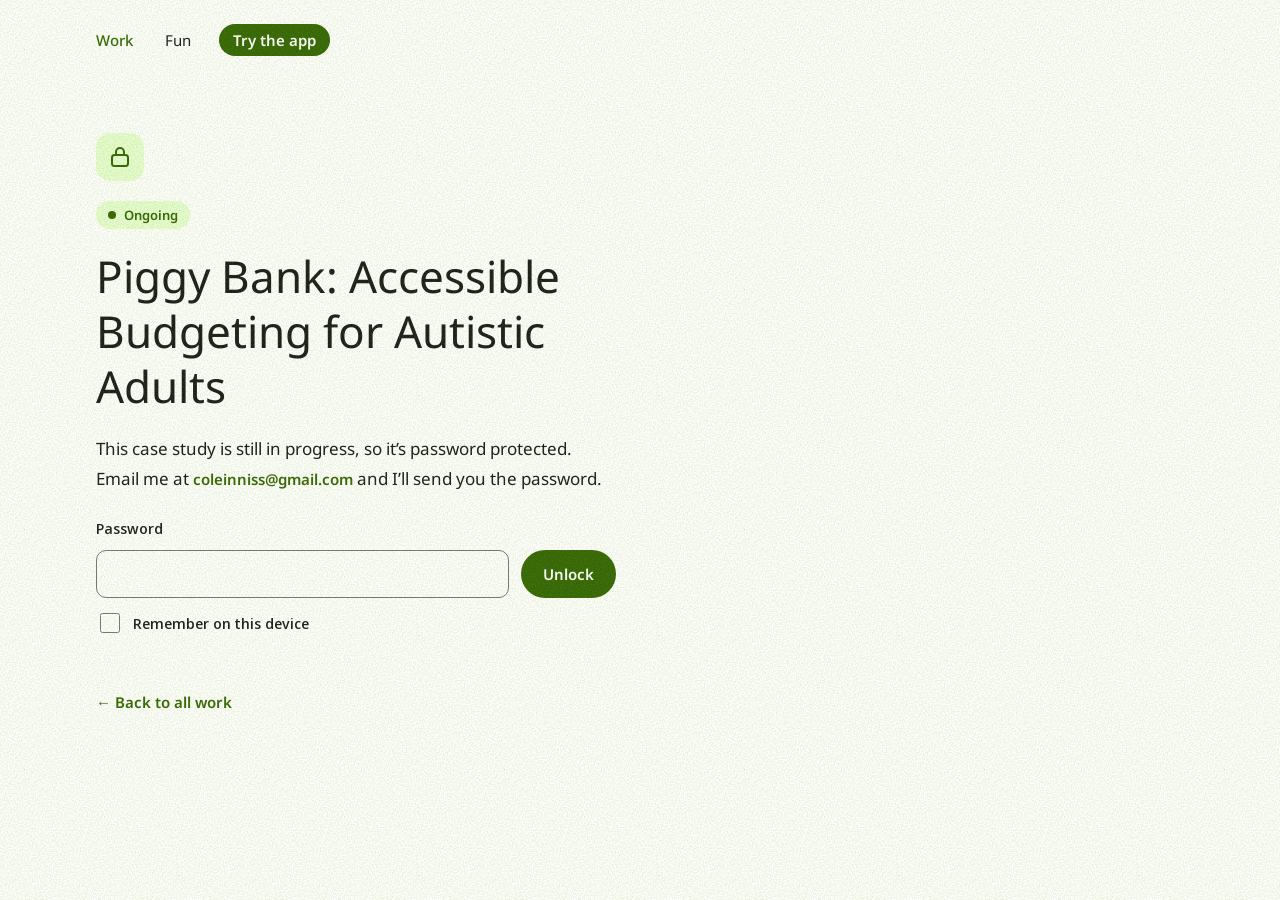
<file: work/piggy-bank/index.html>
<!doctype html>
<html lang="en">
<head>
<meta charset="utf-8">
<meta name="viewport" content="width=device-width, initial-scale=1">
<meta name="robots" content="noindex">
<title>Piggy Bank: Accessible Budgeting for Autistic Adults · Password required — Cole Inniss</title>
<link rel="icon" href="../../assets/img/favicon.svg" type="image/svg+xml">
<link rel="preconnect" href="https://fonts.googleapis.com"><link rel="preconnect" href="https://fonts.gstatic.com" crossorigin>
<link href="https://fonts.googleapis.com/css2?family=Noto+Sans:wght@400;500;600&family=Noto+Sans+Display:wght@500&family=Noto+Serif:wght@400&display=swap" rel="stylesheet">
<link rel="stylesheet" href="../../assets/css/base.css?v=202611151523">
<style>
.lock-wrap{font-family:'Noto Sans',sans-serif;max-width:1088px;margin:0 auto;padding:0 clamp(16px,7.5vw,96px)}
.lock{min-height:calc(100vh - 160px);display:flex;align-items:center}
.lock-card{width:100%;max-width:520px;display:flex;flex-direction:column;gap:20px}
.lock-icon{width:48px;height:48px;border-radius:14px;background:rgba(162,250,75,.25);display:flex;align-items:center;justify-content:center;color:#356506}
.lock h1{margin:0;font-family:'Noto Sans',sans-serif;font-weight:400;font-size:clamp(30px,5vw,44px);line-height:1.25;color:#1A1A1A}
.lock p{margin:0;font-size:17px;line-height:30px;color:#1A1A1A}
.lock-badge{align-self:flex-start;display:inline-flex;align-items:center;gap:8px;padding:2px 12px;border-radius:999px;background:rgba(162,250,75,.25);color:#356506;font-weight:600;font-size:13px;line-height:24px}
.lock-badge::before{content:"";width:8px;height:8px;border-radius:50%;background:#356506}
.lock form{display:flex;flex-direction:column;gap:12px;margin-top:4px}
.lock label{font-family:'Noto Sans Display','Noto Sans',sans-serif;font-weight:500;font-size:15px;color:#1A1A1A}
.lock-row{display:flex;gap:12px;flex-wrap:wrap}
.lock input[type=password]{flex:1 1 220px;min-height:48px;box-sizing:border-box;padding:0 16px;border:1.5px solid #767676;border-radius:10px;font:inherit;font-size:16px;color:#1A1A1A;background:#fff}
.lock input[type=password]:focus-visible{outline:2px solid #356506;outline-offset:2px;border-color:#356506}
.lock input[aria-invalid=true]{border-color:#B42318}
.lock button{min-height:48px;padding:0 22px;border:0;border-radius:999px;background:#356506;color:#fff;font:inherit;font-weight:600;font-size:15px;cursor:pointer}
.lock button:hover{background:#264a04}
.lock button:focus-visible{outline:2px solid #356506;outline-offset:3px}
.lock button[disabled]{opacity:.6;cursor:progress}
.lock-remember{display:flex;align-items:center;gap:10px;font-size:15px;color:#1A1A1A}
.lock-remember input{width:20px;height:20px;accent-color:#356506}
.lock p.lock-err{min-height:24px;font-size:15px;line-height:24px;color:#B42318}
.lock-back{font-size:15px;color:#356506;font-weight:600;text-decoration:none}
.lock-back:hover{text-decoration:underline}
@keyframes lock-shake{20%,60%{transform:translateX(-6px)}40%,80%{transform:translateX(6px)}}
.lock-shake{animation:lock-shake .32s ease}
@media (prefers-reduced-motion: reduce){.lock-shake{animation:none}}
</style>
</head>
<body>
<div class="lock-wrap">
<header style="display:flex;align-items:center;gap:16px;height:24px;padding-top:28px">
<nav aria-label="Primary" style="display:flex;gap:8px;margin-left:-12px;align-items:center">
<a href="../../index.html" style="font-size:15px;color:#356506;font-weight:500;text-decoration:none;padding:12px;min-height:44px;box-sizing:border-box;display:inline-flex;align-items:center" aria-current="page">Work</a>
<a href="../../fun/index.html" style="font-size:15px;color:#1A1A1A;text-decoration:none;padding:12px;min-height:44px;box-sizing:border-box;display:inline-flex;align-items:center">Fun</a>
<a href="../../fun/close/#/demo" class="nav-cta"><span>Try the app</span></a>
</nav>
</header>
<main class="lock">
<div class="lock-card">
<span class="lock-icon" aria-hidden="true"><svg width="24" height="24" viewBox="0 0 24 24" fill="none" stroke="currentColor" stroke-width="2" stroke-linecap="round" stroke-linejoin="round"><rect x="4" y="10" width="16" height="11" rx="2.5"/><path d="M8 10V7a4 4 0 0 1 8 0v3"/></svg></span>
<span class="lock-badge">Ongoing</span>
<h1>Piggy Bank: Accessible Budgeting for Autistic Adults</h1>
<p>This case study is still in progress, so it’s password protected. Email me at <a class="lock-back" href="mailto:coleinniss@gmail.com">coleinniss@gmail.com</a> and I’ll send you the password.</p>
<form id="lock-form" novalidate>
<label for="lock-pw">Password</label>
<div class="lock-row">
<input id="lock-pw" type="password" autocomplete="current-password" required aria-describedby="lock-err">
<button id="lock-go" type="submit">Unlock</button>
</div>
<label class="lock-remember"><input id="lock-keep" type="checkbox"> Remember on this device</label>
<p id="lock-err" class="lock-err" role="alert" aria-live="assertive"></p>
</form>
<a class="lock-back" href="../../index.html">← Back to all work</a>
</div>
</main>
</div>
<script>
(function(){
var P = {"v": 1, "iter": 600000, "salt": "Zt+myDO72KrCCZaRPRiKJw==", "iv": "XBBhCw4Z05GFwB+h", "data": "XjGqmGwlnr8+hYUUKVH6TYc+6HOmdbbp+QeOdCQ5VN6Bq6bR3nJaXBYb52x8qHAUVShkdICac/VT4yWRCdR5OUzgfqouNSrJ+bMF43iJJR1IN3FEV+YyKm+bQm4YCgg9GjZK5MWqkS1+9sBfjaIbm2vyQT92s4YxMK+svCKZpgQeXoJL5moPwnUV6wiXKIHp2bZSDQ04D4YwdtBUvBrBbwT5azfIvOQ4dRqPwrqJm9eeMtXLCVw/T1fWVwVFiwTGIswfUQ3WGPKyOr71SrW6B/zs93Lai363ZlDKKY7ocLFMEiBYaDpr3YI0Oxi6Z7V0e50wdRiYeveEVC12+kzadxqQ0OwHPAd36ec/aWcF4n68IDf0HorYMtu08LGEb36TwvF4jNqfKWpdXvQVKkye9L2yjNerpXi58JvPICBv5ymQv9/5RRYHINH72CbiAnCj23KehubH4DzlOF0WLBHWun9gcrTAdZNskhfsKJJ6xAXnKvzoI+7aS1Dn7h6FenMh989rQLf54ykBW1VbUrz/n4kVTVYdQsOQCX4VGwab/deGss867aOakdk5CuYlFVf3xANLJF0erMx9l48D1+3j+wgZPR2iuRvg3dNIjvbpclsuMw0PDgQnQyVdJuggQszc/dMmTqzu6WxuM/euS3GpN/YVb47WIi4ZNtuLFSLeLvH9nL5mIDwLcq0Vy945ogXs4dMKsTDs8KvkXJ/XNlCwvWn2Tx2D+/m6FdaMefuywBu9ef/xC0kHGjC7powXnmkzkdyV5pxGT3MVG40bKa5CF07bxC/1stahpH0rzB6DDmCndi4sfYGlIDLgqfOAzoZEsyMqyUkrpsmFy7CiX9VBx6Y1pBe1CF2ejMFV0W7iAbkVD1yTkHeSQ+OVruR4Dtq6VopYyiHinEhZYSAUkd0ZE4B5J+uPbbI1ZXwTC4BfZu+bGpaQZIvEtrn/U0H7eeJNrSyzDL3bWhAtTDxp7wOjwUZCdYZS4oGnSxA88EqcT3JPVuYORWHiVd3bXjNIrwQbxm/KrKRbQ3QJ/t5AukUtd+jg4Q5FOFtssm2DoSG3EAfny/Yb5K4gMJlFlR1KcnCGprgkLpIBKVXr5W3C0JkwXxK+pVlUO/MDMzI6eIgqbkhM5bJEgC6gJSCM+iuvlOV2CY+DUB8tJtTjcTCQMRYkMgxg8xI/LSFUAk3WPvtYZl/QVaG6rQI6/jj3lcg5wuF9yOvMt57/VAgEp31NnLx9Dz2mvnlN9R5RWgCWPTihQ+kiYiE//5nJljVGD2ocR9OWyOTAsXqPtCK5drIdaIWoJJbXdMvy1S0WOk7FzN5/qiQLu7dGrVTnRszESBrd16rdfQl6pju8vgaJ2tGm350Gc8OUKa5/+rNVSrRiEDD0b86vLL6wO6uednpiS3SR5GzdYAmBQvGDq/wXJrollUQ0L3DYW4eoWQfNDjm9Ze/PhxaCH1SDQHUY21BsgFJwsiQuGI5oCaOt4qOfNa9aUaqs5LaNXBWF/zcuLBLVG5s+Wbzpo9MsU6GFvjQH1ASG+/vAVtaXVfS5WZJttmEFUytsw+jxWJSthUQY4QWVnEBLyrQAJcm2Zlcq6Yuax1g31/VsHwhEc1TCuZ5UMrKpy/N1i9sZttF8WlPgpw0dOfDnzNGTQ2cIYB51umNHNXNCEKh8S/gNcniU3ul3jABRwXiB+K9cH78ASV6LNEMhUrAKlDj/yzNGCAppLDfjnxRxg5L4P4dBc5TgQyJDFmhQBxlXXy8GQqDgz6KaO5/ilTA6xDPkDjkAlChkcD2zFwKKC31UHIKMPreNwSdhqxzDCjXRaPDnh8G7v9OIUGtVQ0KhCNHFSu7k2qWhkYOBH+OTMQCXFsKE/R9yBQhx+alEd5XgSSGlvzY9CPkEAIFOEYgZ369YrPgEuIrOlOf01lJ2nUTXcyveXvUEyMx58Ha5UHRfJlHveZVhd9KLYhHo9qXiYmH/jq7VM2V0XsbP6PV3dqANP5veSLsWpZXy8i8YLvj/5mSZqdLPOMJrXevKuql0gufFQq2Tc7tOe99ADB8t6OUyL/3kxd1TM2aEpU8A8nDXWB51ZWLW/zmOQYAKL4c73RrMHBT0S76Kc0PvXfGqO6rGCbBauNGZPjBvMlIAstno/[base64]/e5AR3Q13U9ziBElORM7T3m8WWV8Fj08PDimOjoNPl8dPeO+/[base64]/5kEfrvIusMbyOLRLD8tyOTEgF3qohdEaTuqd6MaCipe5v7F+PVRTEjdFDn0gBW1j6iEtzL5NZRKnBrIAe3bfRBMb3EVqoW1J3ndjCtbBiBTOZvjelIalOvN8fLcThcTDCK8BXl6XpvMA2e/T41pyFSSv1KWvnT2Z59yNgTLCBcN4gnReZwq7Zsv/nObJLLhBB1/Z+y8dFedG3Vu4Yrh7r2bnbWJjgnv939HdMQJNZXc2o0NR7QE4wqmjYVYQN3LzjeAFsZmmdnYLMPZNpDhiIbvOuO8rklJTngGYZ0WujXz2hAiYeDBPAJ7yIHPvyuVpERw6G9k09nG5GJ75L6f6bv4X4j9t7WIndf8/uARgtNhqnuiZhPEBC5NtbrBGatC4PqrdR7R4tHRprtb+YIMysZ0350moSokrsKDaMcpoV/bPfRhPTumAODLANYfQtZGKqc0prf8uHY++BhQeXIv8NSDIfB9GieKjDlvVVnWLBq5F7LMgRhx/qJF5UhVYCEtPWan0ImdvneylKjcLzc03WfIzDZaauXM8rTuwBO/B+qMzFixh/IyGAKlGOCkHyIEOiaDQFwl2TXBHqFvl2nthV+JQUxCq/k7JFRok8faMOhOqbQ9rjwa2XudyJVBI9P5oaJAlLu97WUeD7eDBwhkU6btxIq2U9HYaTcRm3HBC/vnfeh7SbeOfRjl5RcrPTwBP3yH7MGxyizZMFP4una6UshzmuxwL3Ira/tNA5JtvPh4CHViAsFma+z1+7CjlM1Z1kW9+wY8zMLWvSSrDiLtCZ68hSC/F5pRbm25VUaHIfhi+smu024UmpRVPAH2KLjHNLfDLf3a6nQPNTskESDLO0ZEXr+6qbzbbaLeFk5G8tZbZhVVhydh2KwmIO15oHastACcuMRazHdh8KgA05f/51BDqyipLOul5DBOug2MutBEzT0RP+18rei/zXGxf3ZdYG3ItuNvM5F+WBsSBwdjrcK1S3gH/2A1UkHMneO/Cg5eBsq2zx2VmmMsRLkrB3yB5IWpLOOL7bAvv+RZGv5b6ahy1mFLeJ+w8R5C/[base64]/56QBaiYu2cv+VkufJ1FLpImQuqOjVq00oASbJADpZ/Xfoct/3BnpWGL/ssLMSlsmTbEp96wXffAUkz/EyD/Ibfl+S5jbtd39bHQdQArnTN6pGOJspwA37cAfWxpVp/r01bBn9hB2jyyJUB1mWotkrdOl1bWyJKkYRe/[base64]/WSVAmYtWHue16iDw5m9RecS99oeDNdf9Y1QfRoQfbtLTn/[base64]/OpZ+CIOo4suoHqkpwy+BW14phZHp/AEhEp8JTmBRLSJvEnPjotEzrxW80ZhL7y/DXWCbhQ4+CFACSOd3y2+AMMPFrKxDuV/rtQJfbgAT68oYAfXbl16i3wCg9lyTD1UuRIgwn4lqEbNgg0AVKSpraCe6pl3CZSEw1btyOGjCoy0K0O0uzLYt/gj7s0F3eMU7ov0Z4Ws8i40oyaBtAuqT+pMUpb/X0LcXopxMpDCPlysjdNIbe2L+1fuY1oaGLgK8hlZCrHHxf07kHYxEvRf08HSowevU+kMFs4/7RdfwlgjyVeKJT0fJtEQChOWSBvrptzDc2HtHLzZKBpCp7MGqqfD4PUgk8gFiUdUh1JVyp1/n8ODJZjtl5MULFQAX0C5svcG/bTHEmbadxqY3FtsN9egtrtBoigk/TScmsIQJRmBS2dpsXu5g2oSzijvFcbYmpPxcNLVHVqapRisJHSh3r4ER0jKoov+9QUMnaQyGXw699VTGGBQaarvFvS8VvD4O3OAFkxix8zplkAgOuIXqd3b+499ScutkPBgNpmlssVnbb5n5yOx1MUVxaO10y/LLRW0BAVKUAyy6KqIvy3LJfSv7hBnFNzsyXubiqZ1tlhIuXvU2C552lJkdnBscmhTA9yBKaCfgFxAIAWfBVz33gHEv6Fh7WfnU3bPmokF0g+SWsMy6u7cwNf6UDu9DpuU0fn/XVGN+ij1JjV1xoc67EbMkFN/DfYang+d9wr+EjFnybe8JFzC0kVUjHEpqbq1TBc4MjRoIy8qTfXYcUIwf4xcmTFpqeg5fGl8hFxwRFj6XxD7CSAXkrP2Fmx7MHYUViq/beQFD39OJnsSZi7NqLad6jm6TAaRn9RvwFFDaDjITUOh96lnf8sPQnLelq+3CyySA/HGLkUQMJLHHs0u5i3IXdhoiObt4XWPkktHL4u8Hi1pe4ErjGgyYkSSPePWVv9X3cGp09mn8f2OwYJyFrCA/oUDg3P/ntFbB5CNuRYg8H2u+gQmi1H/mpbWZ6hdwt+AYNuHOcynDrvclSFd4KRwtEq6QRLubl0GpsqESUVW/SpxR0aXDuKQY73xxXckRuwQ9r2vdfN0UkI8eZbWTuCC3ndiz70J+l38PlaQjYr4lkSiCa7kJy4JeFouTUipfOeVEgbs1UGbqyi5iJFK4THSAZfI/7eQFFcXgvXwKE/L6wciTvZ6ClL31PsIv9784bdhxisr2p9/SgoJCt6gvsmpIFeKmj/fDrWGilYKVK1S7mdUJAg/GoZJay+R0dckFl4L8OkVTjE6CQPOSbkwhaOQEfw+eB8I6AIiNsbOaNWwawXmUoHH7Y+tnQJO2ZKt1K4RmmA65EZdpg3+ujnLaumAuYg8XxGS0N5+Mj+T9q4gqKBjnAcYVg3h8/OrXH8emb08PDucB8UcyPB3ixcIaL/pI/PyPJ14z7Hb1pHfKMS/equeVMkjv7brdospPvxKf0PLPWlCwpjkLz7sGWFBtq4H/XlftU3vPjK3p4KSmrz8TwdiPuCTRgdwjFrvKGkNGFzkrEaSPxPBiw9mbjDQmX5SIRkXfw7BoHcuJJ5kIn6B61RzUwkOD8qalQjkC818WFDZ9eOdmt5XqMuDNGY92h30dl+ourNBItp1PDQ0ogJ10xJh/OfXHibXQ3b9BH/Dy89qdBGlzeNBmNEqQGbhrvhVgzKf6ByuCKHzzq6pEPYpT+wF/A2UGTDlOXvVemFEf047lgJuRIb5CaXfhSqpPm5pB14ixg5Fz3Emb5r8xo6ssmgVAvCx03/qdEurif6dIU2TUwpY72J4LzqEFIVlS6il74FrrbkmXxfPXEF/YLonRCpnQwjkaDtPVqHwoaClWNA1JMOnYUVD1RKNZRyrgZrDN87NCUQ3429LqB+P7i6qrqBSjZsVvNGVOkVOMJzM5qjb9MpcabNckgHy++5m63Zw0ySbUAJGBBNjmiwQ/Lk2CJQXzTiAYaA0MuhAccNAouFFRaUEZfUUCbpBUEmAyuhTMX8KwdERW7c+5Q6Ca2lxLxsn2gSqd06eCOCyZJqZo4/VMPHHMVLV8kJkLqbhT2buLXzAIJtBsfQcxH3BBZtT/Loly3eHlSIDyPI4vLYwNQRnm1dC2qOtQwEX6jeFnpnc7QyheTCy7V0xj1BU61Ci5XCVSeixsnqpJ13oel77ZK9kazlQS4sRFUI8hThEKJcO/QbPp8+Q2ENqD7z5Qn0NAT2bXso8d6KNCtIGyld176pDwjEskHNvRthqFt7nGqSUICEtQNDLEIRcrUJcbvPL/JUnKGG3l3Z6etGIO/boyPCIrM1wFDxU8XDMGuRkwrBGJNhONwMXOP4HrMJQJVzjeSYXltKNKWbs/xGpr6kfm65FCvMXyAjL30ismyWACud6IQZz2xJW91Ydp1e3qI9tGDe4aGaCaRXYjnNvTEDWTkbzAn5S/2PTAShU0wyAIz2mEeSzkfU2+hMYIWF8e/IbwIn4OBSA8qb8cN0yXJ6wm1xcCHjWWAhsIZLs9G6FG5I/U0+/8DDUKAbW2awjvhapcV01a9jvTH4jP9Vi+2JSWGqQV1gIqmhrPFXu2Kfin0rkAwcwSbxcFDGN58fhhbVoreOW2sLI6WZWDJKTN/[base64]/Z/P2CLNVSGRVpzp1r9VhCj1DP+IZO5Tg9tiQboMNw5pHVwH0b/bxIEzogMwZOJxA24ve5KLi4ocJLnvu2e1L1fbUzNjfWbw7hJZM1gT9hKCizmW6gMB2kk2m9hoWq0+GSHLajDHpHcuoMM1rof0v85BWKHMbPtajMwbjwBL9hoTDq7z/4rX/vpkWpFef49ueoeqaM/KAh1ql6uL8ytZ1idwsYIgh+8gvZ8CIqztsW/g/VQrEMD0nihQa1OGK4n4unCRX/P7+fNQYDt6OQDiDRzLGDkxeIKaIbB3UBfWgyP3F8+GPmdO7o6GgSzR15N0yK+bZ+mHOjPq5uiPSYdNos7arJK4hBtFOaI7af2vxd2HQ5iqt/dN5ne83x14mM2IPPhTdcogANM7SvfiZi/8DZl2PT8t+EGgtPKhHiFlulU6UkmEl+td+I8AjeMpgFiOD+HJMIymQsXKsmT86zjrjTwfp9STi52veIeCgqMZhJOy2LbWnpqx8mzme47T5tfDNmnaAJfjD9ZnmOZeggCevrpEITyY5v5W5HwciKQS5Dvz8jI8gj0/Q+cmOAK3stPOvWCnUwE+quDjdRVTTEbe7wVrpK6PfDcrKENCoEQX94+StO3xmgsvH9omdv5ovl8GW8pGbb1DajSG19DTjlbQazlN9yFu8kcivIn11rZVpJ6s4ID9M8RqixZDvQmyPGgILm2n3UBz+kEfIVL/mF09dyz6FSZqbA4835fwtSoiQjcOJiwMla+g5fAzHlUTiWacVypKCVULEBOvBhIsaX8z9iWZJRq4dKegKY5vbfriLvdhdR+4/zLccrICo5T593VWy74gLKFQ62CepqTk12Rn3RFUUEwIy8GcVuXFbA+pqvVGnKeAaBMoNnjokWf8nlOa2yJ/OYur8gGrsgY9rxuW91PQ2uOqK9B9EfmrriNNkQT+Iv5BkSDhizXW+pEFiXCl0E+u6K31sl7ebUjNLiJbE7HlHsMslEkBk2smNh9Els9PjPDrMSWOIZf18vGn5zV4iij9e1t+EPfGKTIoCzk9QNRlqIDJPr/TPZbx96kx1xYCG+8TenGr0HaJNO93+yr7nKz3A8XqhRNqPcqLefX2iMMPRjtQQRwXb9U/gz5HmOsTqMlJNj9grLjpO/gQbaBfxoPbxDJ3eBOW4zqjtvNKBJ9vlcEq0oL4XczJrBM1fC3o7/0lt4yNTTvm8cUyCJzJbhBKCK1oDDJS84XhR5tAAd0dIW1app8f04KhJ3m0/2hajao0+0GkcwJKy7jHOBCaDrS8/[base64]/iy3EVegWt3YbQPWc/ZFJs/oByvTjp0Nna360WROT+N5yYMpeJWna2vZXeKUJyNJtHzt56S+wno4oHQrH3wxqpcqTeUX4FmLL/PoSAYseF+YrMFqlDZVMeqJGuCQDcFS8lg2Un5moWKLvuGio5y7D/36tjxsILIaFq0Oy1bhkAwR1oudoilmRqarNizSaY0mb2sF40TrCBQvmVXTO6iZf+Rvc1JnXsCjbgGaSKLrDLEPK7fbOEb5CQ20KESvfFV+NI+EjDIGdqcaCxEDH+YoW71v2LsLzYaG8ppN2TFVd3yMVoNciXcNImcIchuTWTn0A1+axuVdb1za/ldoL/64gaC1MMHHRmtNTgTbQVATestm8RtMwWAVP+5zJEjjQAcHI4O1STACUcQQdXi5g/cBtk4h1wY0DY6lExXjwj67mhUkJb3MnlH1p9SlCqK7exwx+v5hctswRaNCP8t48iNxIntCrUTjeDdYHJPzMLXm7IvASUqtQOPFmoQbMGkms2MmFr6Ri3UWr3VEaj/gNTXYLjmFZ5vRws1KgDpZaxgUUeoyiAqGaWGzHKTesivI02qWUEmvlbcC+LmHqAy5l/A1aO0rmeGFsNEgmZdoiCpR5JTB7sz6kj963/ipmhLWg36zkByJ4S/LBxFXbL6pnPY5oYYToeIPvaPwxUzJrWoDyYRFaU4UEObI3S1qEWT/6hwnOqRHMZrlpWw3N85gw9oO8BTWom/jLJ0Wfqce/TLHhdKpLc9wj2fYirf5AzxmzvpFMnz9ENpCIjnU/OknkI/D8aMJMDempHVEwcP8VublZlRHS+9QPJJamMYmlVaMSR2Qda9o/ehSxmKEMC4yOupn/HBBzvCglJn+18kUY5toPkifeqrJzT/W/ybEisi/cjN7ezQwj3+QJ7sj7k6dWm82amLcjyTBTbIUNskE7OIc4trnszmgDxNHWrePtMMDPEYwrIhxmw13/iFN6Ob7KV+VHeGuzYSGobqgbZ8pPAUBj+dRLkNw8X6/E5ZUUGo0KCHBzVdgJycmw/moaDlF2OPcRmhGkAz9ZWRzHrW5rnLB9L+2WY1WQTKR5Imu2E59qfzF4zP1WWWPxdEJxvLrP45Jdc5PWVgdJt6jApJNVW62yjr1ipAZyL+You2WoVdmi1OXLi0shKpnzkv6DZ7Y8H3phV/Iq2d+TxWce1pzpFc2fu5OM9yy/l4TW8FJJBytOU0qs1g9RciqYkeq2+pXtNqOPWY/mhrizFoSdZV3FBkEr0qFs8CYxeEj1DdT7eEewr/91jaSgDqaSnBE5NWtOOTWW0HgrmRAH4pm4/5gpXvXZkibqFsopzQZR4HhKNRf9JbXrsxerSlRfCzMl067/hck38OQSz1yXXhcR9Oji+NBWz8GjWjWxwH+XzndVwYgpCFx8knkLbWpu9Z8YRNzOdj3i98y4rtkjNer4Reb7qgfK9XcD4QnBI4x39f+9T7tH9VvT/[base64]/A+h6T9e7iwF2kRTpV6Crcyn+Wg+uBJX5vPzIaDq6D67cwkZ/x/9IfQjWzMLLedeGyQx0VcOUcrbCM/nS2nnJZ6hbUXQMfvGZBKyJJ7oQI2WLjXkW3A1jcGTSVsMB/HX3Lx6fZZ1S0Wus5qcdL7opRisHhq+Zx7ypc287gMpmwSr+3ikXiCx2kaqbsrZOZqs2GC/q0xtNItcwnoRkPbTK2H7UZ8ra4rXegFdvpcUs8u0/ZbiScnsGGVTSnTnC+4fH2jU3GBndcAt6Asi00iKE2fNhE0HlveyLDcaQAG4HdYLchLcOUb0hsNclc5jR7kgOGsmpxWaHYxBwWshd1449Cr60famFxSuKBtFXEYFJiYyQpXqi/w7gYddE5gUEsvCD8J84Jn1g1adtoBpZOtRQTwsBjWrRyPGSygfk6nXGYFU4Icq//[base64]/ou4mXBN0yoDKN3rLOqz5i05Kdx6+hgmzXeN3UnA4dpSv1rMNYSN+QggunISVJ5Dl/cxbUKI8QlhoeUSGL89f0KKik3tuZB/1mTMov0jUFowN0jngYLlJ0pmzRWowHhxGaRmS3VzEgJ+2VPs2E2feq9xaWW/uIjIWoNlkff7/AYl3BEntU/nlZ0XlydWZ9htavj8SDCCTmgR9Gjj4rhy2tuKt44n+IeR/tMH+Yf246OH0q8MeYG3hWZ0i9hji4bUqvEOrASWtKLMNsA1UtQbSNuF0bctO4XJiZw8DaBn0kzbrm9mZhiQlO5FpmqszAI88n7rgsakhRNAuYtFW7DanTZ97GK76CSH1qNpRCQFSmtKRkvaa2wJa/ygyptLRuDnuh7aqtKix+/u1A1/fiNC+yQMYawuJhVm+2QulAZpe7HR3Z29l52xixgcJAy+EhV1yJOfsHVPGX+J2u0nnWZxT6rkFoHZasRhuMRFMT1Tc+WIsWxC8uKsr86rGb+6LeXlWc038uTjCFgB6ZQUu4dp/hhJ9LbBG1SetQ5Z88WONdDA3QmBkX/UfgK8656COlWa5ZUUmkfBvkurflMhKEcx9bfwv1SRtnToMq3Zewl/uEuNVk0vkylaaDVkha6QU2hx6vqQCU+opHwPfJV5Oirb/HxCtc2n9VUlASGBBkLv4v0uhrbdD/EffXK0wLF1vkv/Yt2hykqm75BCaE0lSHp/Tq5e3dVaMtDCdnpKz9MrNpZTe6xkJsszD7BrE4vT5I3QZDLN8u3cajjxJatAXBtInye27Z8UhtsTnbB/qwYkAApq3Khgt8S1GjsUCgjNxB9J+X4na1pqu50GQI/zZUf1rbYxDhzfLCEmYlrTZK94XTlgEA7Yawtlyun6qKaYhbeDycbL5FUWY5IkzNTWHZq/5k/bEatIkbQaJHT74AOH0HcbiuAL/jD8fe9n7rRynF6c4/vqiRi6PWLa+jiTsgON1XT5q3zwH0eQaEIvYD3NG480vLHT+2WrBUMxSaSl/vAbAvJRGwqz0c2hx61lcxvO1zBKbUvch8ur5LlZC8mSaJ28LxIsQxxd9WNhAqMdu41TbiYR8BqJX4Mnn0BLvj5+G4fcwi8oQQVWEowCoTrjFekQZQRF8XfHDb35JosIFfN3c7IUSWDSTW7xRiE3UPgT58St4bw1oaxJbe2Bg4sx/i2voNXIJFRhKQaco4zvgUT16hprTq2Km9vAgSuXiD54sE4ieUmL/o6mW6oeiih8tzqftyv2v7Jl2KTDg30Fhk5jWR6nvzkHfvBlePkgas/obWt8yBqmdw/WVamB7M7m+fFo3H9O6VBA78KBrzohGfackzUaeUUlR+rXzt8YOfZCJeE2qD4c7SB94Ixv3M0e/VMWNl56eM5Hz59kONxw3Z2rnjyrQ9tUmfJTAU4TG6Jssvxp5SvDOuAWkrNfrFoFmJ80oCmISGYRRDqUR7DECRrOhwY87IlnkbOYkLMaO8LqLVzMEYsPaiLOsOrvsyptXe67zSCi9mCifhkqMFA/CITYI59Yghyo/3JMYujVXOYBO4FHeL1tkrRjuyN177osXCUS1fvkhil/1erzUbz8npaiB2m9v/3uy66KelbU6y4ipa+jl6GnPMEOV+cnHjkj9TbfyGmUNHInej1rXwsb1/6dcAed/h4pamlHkM3orqONs/gY+LHCrHpW01e/SUzz6LmEyGkrNEJhCqtM3V0aOH0xDBiASnv6rJmTnKFoSALuanzbv31eQb0zcEA/EN9eY+Pm7OSfMljE3waZoj4EATEcKL/modMdOpHaSORl372vQY49Ir41iLVseAryiWMYoDVi6XNHeXU61P4Jd3xmxKPSJ2tZFnpj9jQIucjbODgVoUHUf422BmIEp/GBYcQMn+9Eu7Gx51uqgeQ4fNLwPX1zQrFoyoaWW2yeM94DcuIBDgzOY3KWGJ06D45WNd2s52HOOa0KiMslEq9KimpYan/spqj/V4FZBaC6xpNObNto9VVa9y81CiNqjErKw8SScvVPBO5n8EBdngI/Hx7oU9p3gMlIq1MKjcbRTgkCG183tB2M1pBZJ3Woa0UXLZhwUkKR1QP1aVd/UFuZ+BoI7QZ9QIBlNnX1rEmlJhh6XnTH0mTcDM+Zxw7kdkQ0tJMBuprm5xJ0OV+xx5i6XRP2it4DRFB5HjpxHT5Vrmbh/YYLq7dzNT5PXdwAHoIratzZIcQgBfccUezEt3abW7+jAuI+3Y1rRhWc24/mk8jReWwKQomqRCHoKofURfjfJ44UMcmLGpJ6SAThqCO5EsdEZEExf+J8FfZpTXX2IK8khys6hyndSYhqzujzeDq/EBWiDMR2IHh5CH41LDk6AaIfOo1Gxbtec4jWJqlOypkhdO7PlArf3jkm0pv69/NLnEfgNMZi3cjRjgdc9w/0RZXs/VQKkCPxCUbwrfwtJWFHIGKwwJb2ew/09DErW2U9fB+SmXZ6gH+oJSyrSCeZBVtc51LRNfkcmeUsM+6i5Jj996Qh5iibxFqH4+vCZ3612gb23j2FX+9tuAtso9GC3eNu5Zg/SBXb1e55Iki+shDIaWdz65pn6EXZHoM30dQgrXePTXWBGf8Ae9tlEU3bA6scul7TcApyjGsT7XpW2R3//BwrGdsfrfMdk0LR+WG5qj2Piws1dbFbVyhKtGaie15esAUi3vyCNaRGhpH1wpH6PaFotmQiUa11G7rZ1eJZcN0sXpB1kujNBQ3qhHb97bakHWtJxk7y61VOaUwEHbdOkqtnTr7jNJj/HVaF28ktc42vVllTf6c4xjPNHySniWlri8ew49zXG19wUKblaa1+hgK6XJxrhw79qMY0K5x5GHXcvWnOWhw+X/GHpY/[base64]/JnXvlRlnm5CnV6lxVcomNT0zdesLnOMtSKCkAH2TkLV8iS2BSXKvYfv5ALzExo7OKaYfZFgeHiNsIeIoxFjKm0VRQqykx47Pok9YmtqdE8SKvPA9os3hGw0b2qJAVB7WzOj8gkZqzcCkcAndD813UD9+v2/EUxWHHb0fad6pMyQhqC9x+qS6sQasmIrVtimbLlMGHM7i971aXk4z4rc/gLVI61Tvl7FoXeGhqnL/X4Gc0+Mkx9k6zzy/zNwFzdoNqKCT7ayR5JZFhw7KmZgN8xrLMSAvptR2JIgqI9mO6b3rRdQ9jWKBujWR6lAgkim36BJjzMMB/4SGus3Hu7oDR9jTxQupgDPK5fu6WUUQRWkDnlK9tkwR926lw3+vKxZbJkUjpoUf6s5burQgMTW/FRuZdeasVHlUDrEUpBnYVzwtaqX+GpISqMVRayuyp0BpCGAItgCvaFODSRFpHVw+LqMPHqOuUBgTQObKm/9dvMDghkVtCEWrNNZuwe9Fd+W9slXK6Wg2nwEpbuU6YC9SvTXpAqfILQJB3druRAvdRfm3iMOfdX6aI0tfmROmcHq2Ot/C+uG0DahwkfJzugZmFW6ypuNblgMRFj9G6mt5+Q8dPmF/htEdMcf9/BzQ6sAIU/SyHzxJAI71tQTmorxWbAvZ0eZDhWK/[base64]/O3dimvJEAjh+SuM4FsJavmHTQqHXvJg3sa+C4YOBQaAMy1hVQ8XgWpxQHNphzOYQuWokZPTFWGF8JB5pnjA/ihNiNpMKOJnUwLT4+uFmnDA233Ivf+h19BcNU1DWyW3lwJFnOZYfUyGb57/aLOLE5aHXfpFsoV8IjS/A5WMdX2z9RWt87SvhbVbl9/cSVAIPHEW8FkjXQERvLiM7Imst/6g74PgpWaGC/4yAzlNoTeNUgMS3AGqoK0w4SN93l+jxXVjwDKK3z4GMiUZEjAORObqW6MnRaZFC6PmSeLlWlMAWURMdlWFEm8v3w8NHSQNHSSVc/NLYkcfZ1WpBM926JJsTX5W7mHf/JYMb/iErprVYitteReyc2nEWdRidxrNB072NuvMNJ4/RQFPEFNmUWAojSpsYcFVwqmglEUlz1Q/TRroriV+hMJ2qwUEXsvdFjgnyDyBcOEbKsWapbGUW+m3dnbR8dbXZqxRo+F6N6d0E1PV3lEIQ2cHc9yWFW3VnhqXN8TyNwRxWWCx+b7MdQhxnJ34SFLUXpyn2efz6Z8Opsdee9ffJ/3KQmrtrHBvLRowrJ8aEMZXIHmNVgPsMaAtpFn0hx267tPTA8soetXdJm5ZTZAfF23hOYvkj4fzmTz295QaMR+ZGBiS4xyq+cXtDevMilnBVzFyjhl/3D4Tc9GcSH5kzuCqvMJ3kCQQbMSv3Efoq0xkizNAcpSgHtLWfxeXyn370SCUzZKM8rx7RWLaPP1cklWH1sZOGCO7YarhVWUXE+FSpulx1ZeCzMyr5bD7/ts4Y74ehUONW7f48nwJPDaYJjv4+rKpY9SLENCH/nOwce8QRUvyCtA/QMluWRoXfh0xrh/RXBYisa4svyERiBOQ7cX9L45PXPkNJ3IQippVUfFgyrt8CHiCF3JKknKQgqtA92IeS76TEg5pN/sNZ+akB9xqr2xAT8mWrfV8XfioG8YSgyZ4YBlQIWJdWFocPevcRj3DonkTjIPsIGjg7Sg0ueXboXy0kpkfL9pZArqid8boAWL9gjDn5+2+dqv28IwSCts3KMtBBXHwUOxgVf6XfhUiUUFTPT28wlACbUf4JvKMA4FgZdEyCk5FcxYgBk+/UQ8snbB5iF8CR7X1y6VKleEbXzcAGdzWWPYEFhgBs20dMNti/uE2+yY6hTHCQA1bC6VJr6U28SDEO7eE9U2djTHi5JahNH6IuEyOMAzrvGtUcCHivb+Lmr6mJuw+GZ7aFblcMzE538o8koZ6cSui5aMRlsxhuJHhhE8maaVCE/c/5QAbRY73gP1GOfwOZdHBGIZRPc7+8Ne6VpJxeJDKfGI0iBb0sdoLDNpSX/2gAPBIpJOPH8fcB/OgutUrtwcixtAiBKUvIPFsC2bW0PASs6pQUNwJI31jVZ+4NyCOy5Xlk4pChQ1KvE+oQ9ZoKVo20+ulgFN4Tlu/ZHJMsWGWbpF08c/a/FVuH8dbmPYc3NOmRfHbWCl7IudU3dcIFo/5i2nj3yupIs9pfNsQvpx/LwjNY2tu1N30yZ77tMIgVXJRyoPtQIX4Ob0O6vrZZcLuPj77SIL2UJldDY7/xhgap+1APTKXEDlrowf4kOXkbatc4d9JCKjnpaRDWUTA3Stcofbr8/VRXhdfMArX9ZDOV1BvkcuFE2YkNd7mMeljDUqroA9LLgTEk84/0Phv3W7jE3y8I3w/[base64]/cU9Mg3lldXvxWna3xjyg2fRrHWkIMYSDu9YpnNacjYChx9tXMh9bLNKcHK3tTBxL5sTAb4lFxY6QDS66SlDvFgjnqLj5v56TyppQUofuNuki08nQsvrBT8oKJXLR4zdoDMUXKvoaxZ/W0sdnsdBJTmkamkw1XyyEN0YMEDIsnxQLW7gyOpyVYn7e7CND22/UO9oK2KKmqZhocsZTrG4l+4ps5w25/O1ublkoru9bCrBw113ZFP9FuWdfwO2espYjmDUBsPgKEWkyLx7lf2XX7a2pzHRc3wqxfrhhmr/qAnLXsvKhqUybymlV0AgOJEy0XFhJOZOyqSsLl17P3YIzT3jCmNtIVfEqgSKcLEdGkxBEMxsDMs5EGSQ6ghAELtscJyFmmFLUeOyG0mD4PRJkscnPbLO8Jyz7eE84ouCvkEdkXyFHokC3MIrbZBOdaq/WJSqpyIyVdHotOBDhb1rECIJiVg04ksr2uoUGXeIhfpm/dS4AwonUh/dMT2SV5i+9xzjmYV+eUpDfNi2N360NXXYAmUFGwNlgfRrjIgMCrLVHg/jqnFtcxp6pQ6+yI/4S2WWk6/9L9g3gr/ZOzVoIf06M4STVTfSAdj67kDAkl1vOeNnBmqjbzDqyXvQSwmZ19lo3FpdYd27+DOmkBGwbjBisfgCJxXCmW4cfmtYDJnorZztCBgZ2Myz70Vots6aCpbbot0V2h6au+smrYxtHEQo7wpl2+NfIEFOSJf3RnPtKnB3AOQdTy/79G1TXl3wsgz79Z0kwN6NHjdqie6GOt68a+GzSvub23suQ8ZoesjU0+TBzOCnv51mGJnjAmRUlYhcKyrPleqVT5LpkJTpuDhlEwE9XhkauWydJQirhTuZEy/8VysizDdS4+nBwrTXhsPwteYK6YBUym1iY+UrFr5UoVlpXAExVe9Y2l1yjEODl3SnN5g4YGA1fg1I9gftKN+vX5SIFk/tjwXeVtpEZkcDwDLgQUjMOc+e2JmBWJIcdzgCklyaFneWljlmhaiWVyTb7y4TJ2NGcHqhu/4aYKAjGwNZo3/85qXw/PYasqzd0jPrsu4oWEaPfzuT+OT5cY1IpGHSAnV9kYGSD22HreWTRtPMR6U72UpeYBGG+XrpfBy4QeyLQuDvaEunLrczteW18agpzHGsFrSYlfwlEVRyDABMwcSDuN/stgr1PMT+GPLuB97ntzJk7+r4wqSjPDGo8/aWOtIG6bu0UrCGGZB+w2kaATgmU4f7cHrzaMX/VScNcaIhVkVnjBKliZ8Bd8R9vKwIHIrxC1f18mwVFnHQD+L0U16UXqcDsNFFHrhQDjjdZ08v21NBoqRb1TYpD+dBjjFPRybzFpohfNqYO4wuOeuHsuk7hS8UUZ9n6AvzSmZpZQ/dmHrLDjPeOSmUk4eLE6BqByxtD7Hr54WElrehiac9Gpzfa52kLfad/YaxuTWOireuLG0NCasDJOKfHt9nfnoEBODHECRN61L33UMU9glInSAQ53mJwOY2ofNRiCMm13P+QMjHBFvsvg3vI3et9fJ6mviRtMSVc/1JP7/J9mbbqg0GByIrecq1puwlpOu6i3ABj9WqeiBZ1vKY/jXF7BqZb3b2s+eyBwmSsw8qtGLrhhfMvP5jnzLF18ZGvgy1bB8hOrFScel7L1zo7EYb0Ij0DJKZtHTn7QzCzjz3qs61lAbkMe5dtIAAcX1Twufm1KtgDjOfwjue/axBQUVixs9/ajPLtVj2BRu8fvyW829JqRpEvQyAzRbmaHzfasg7YUlnKiaEtvj9XzQAMK+uct8DPrauyCmgDdvobHMREkdn3QKJYu/3FAVlTWHdZmlcJx0BWpny1VH2HF0zVW+Xu50vw3x41EOQdhNRumwYFGf+Hu4PM9Z73qo/X91ZtPpECunvUxnxK6jkzJKOcnHnTGvroGTXBy4XOiybYEoMT7JRKelw1hpiKEbabr4XN2Ifh7zgQc9Wn8FRXmMQksjoVgefhC8Ixq5T1CDt44Pxv3WAIhMGKdGUbeGDX8wzqC6Roa+hRF/+kUjIPKc2USbBHP501cWT0+PRRP+WyJAb5RcSFlCs81Mhd/9jSYAwEIhPDfeV5a2BB3UrfXuboZpbFUUhl9stlcWz/v5r8yfL8AgWg4wqcAxEBGBVMK8qr1EnHoS0rsRZ0mOKtely4NTUAOnpmjL74gxT2GyLEXz1UKsBiUtm3nKnnc/IRH35lIitL54eNc7fF1N5WSvTgKYfWLi3Vrpw7gK4nShirUWbvPftNaJS7JeGZkQWLiWUG+khgI3wZA3e2z/0IUA/OnvlD4Ina/ckcwdlB3IqQodUZC2+9SdFb+ceM+gDU+OVh3pATRt9RL5emUGdw6y45zxuvDasETZ6vF3Z30W0Q/WqmD1jIub/Tv3S7dKhwwKYnLF/Z71Z2Uhtn8FEX7fgiW8s+PoaDoXqoIWjdnCeHLd6jO4sJHAOaBljCXirKZmOOmxUQTPcT9/qc+mPBP1Ha1aO9e1XTw+xY/Neu0bzwbiqulubUVnEmoNDHHoS0Kw8J9wQsYKBtnWVU7qETM/H2txHxbGJP8EQF/0jWP04QFN8YIzaLrOHqsphnrLGjmKZE+k0hj1eZpObN0LEgxoFQiQeUveoUROz3p+wbWgI1xmK2lKq2px60IVjSHdHvvqTqvq+Q7rp4paxkVaELWJcm4HPftgA6G5i5GkvSJjUa1hJ9LCdhkELeYRX8kJZ5hm8Lt8MukyB17mkgEIMpZIqvnfY/3bfe6NYva+Xp8WK7rQyF3HRSMUuUQ0BVMirm3fUaKNfpfRFOkiQvgKTET1VV5Wc7WtJjb/n8ER1v02/[base64]/5zQ+MwPU4fQh9sZVmE0S2HR4hfk5loqkc4+tshOsOzc28QFpjy3jvt3Tru2djjiC6WtLdHDsK/8JKkf6GB7UgfibO/k3Yb5IQzTSb7Xs+FO2JzGYzYktiXLnh9rVAprj+qllm5W3vfhP4kfI3ZZ0tU3wAj328K6x5huyhg/xpuIRz9AtAU/pElFbGXygD5NgNmyJzasvLpugYVTiG7SlNbfLlBHbRzHtWwJ7aThQf2+IfS7IJV8UZnuYPAKVI5bqIOwbVZBJFtOFuDKqgMQ5MUL0JpoIprlA8UTEBmbMRnvEYN6n6rYlq+7gVBitmuwQKP/ubU/Xawaib5qwEF81+ZdDdkoM/k+XVdeGbjWPjeqi/XafgWe/a7xyvnCYnx/isQVbLqXVMcb6uUIOx3VfcZ7IUsAH0/[base64]/L8+6WIvJg7e+UIrSdXKZPN9aN+nXBNPPPDR7EMl3TTb7JMzAA4zM2CyehPNUZSpPQ1QdE2dSD+Z6Twj86QqyPjVUj4cnHysR086++FaA8pva9AeV1YFcmWZgL1USHc5qdghn0Oo4/rCXyGE5ZwrBg7qlqyTpIW03RaZwkS1YspSEfJsMbh5ucNyG18wW9WVpN1v+tpeOiiodsnJzrciIIqg6p0Ug7C9y4P7DGcIBePCW1HHF+MG3NPHYmnRYSe5GmzF5tZOox1+2OxN9EHDnzuEeDE4UbmelPcB0FvGdhNBzeVLPV5mvGltI/hQTcqUx4weTUfXnLib2NbDLOhMY9Io0DxkA2tFpAzWEx/QLnsQofIVijC3pxDmpiBJpEf9vZqQ1S5h9P7oqKXkFdrmNLbSadCfRtHCQChOXL6VmewhTeKUK0D1aXgWMqDYBfVkez/du/zKNDnaljiZthGZR5aGq3lLxqPhsA8rWoWKZWiFQcSKziF3Nwp0p/WPn/cTnnfdeijOq2CL9SIF8RdJap4x6w3xe8sOho3D7C2cQnd9vYY1huEWK7i3y+BHbYd/+SSjRNzS+Dgohm4TlBLNEqX+33/xmDCHg0YnfAmq9aUZQx0dSFZGZ7olTSc5ZcaWo3SrPxl2b1jMySLvnCKCboaF8Z4zF6d0xONgucizPaXoNO6oAKe4YLKal+ahlTG3C2hi09d5uZaTL5ElFlcudThsg+yDfEM0/3kPMmfRx5QZUVKvWK39R6pgMz5yEUZuzypF9xho6TCP8cNQHv3mgnaLFOst7aA8hkeO4l/+4frjurfT8JfvI1pV0BH7kRP8BZSH67UMTh6VMlN0Pubo44LUdk4yVDJb8ZrVduS4QGyeyYMTN9RMqkFvTAPIcJsRDyQL13+Y1VchRN3WDusJlS9K9XEJo4HgkWSxaWQNsBDP1hZwlVd6NblOPTpj9kbM9SdjMiFwWby99/A+n8k4ccJ/7uL43fuJDVerENdbdlE/NiHn9Sm5mGq/eSu/jy4UHg+czmjYHHnMhpBuoRKwHcXlszbBQchuDclaDD1oj1C3VHcaBcB48UEXVUkUnCduiPI6WJ1OUmjCUWk3s81PPxJxLw19X0bVn8QrLskkYFhrH/h2nA/U2mn6D3vqKSMg9Ebtn7cNQYW5OpZ6Q2kqQqMpED3ZIOhrkidm4mI/n4kz8/wPeiQET9CTHLzjDmywQWWlcd6dURSKXQV2dYh7vOHugdy02gpiVBP/b6m7KW5dRqKqhKPi3lscASNWI9pYPh0xlgm22WP68c+kZxLiuv3ahv8okJUaxkLNxhDpu24BzFiBgbaBYrVx5IwiBzTgB+UGQWBCyU/UDeV9a0IK2ZagrIHlr9hVr3PCX88AS7QvzLNmFqnMtiIuuOSve06oiZmZ8e8hBiSfsWFPsIWImtlo1VOdgSld46VQT1UUGz5d6ZGE9JluOq7j9YIMUu05HRfiUZx0rPsYjkUILST+LGOH9aOO7oaIYBEDft/wH2tTzeuiM0P1sdGmL9D96LiJRohOzYx+qdkfLd+wgUjmS65j167NzAyRmqne7NTOKo+Dgs7OvP9Nkbvr8YKYRvRecdOeWvlCEzXVIkEVyc3+IO3W/+5+8BYkpbraU54aeIUFQMS81a/8P+dImPTeGnR5C1nqhJh/GFvuq8nbC6alCVxW0OU+oiD6dJWo0t+buwGktJWYhLa98X+At49rzdoMxxD+xSVlwJ8EhGH/w9CdpDWeOrNJDLYwR+lkCED9NIeBNx9T5wiiaiEiz1EnKrOOas97NLVikHBSlKjU7qFq2jB8xg4TM0M6fMOo2x8EAaf0tHOIJWY5vosAZbP5tk2A1U/g68p18nLRUZOJ1CfWuNeKjkGe7NkwjS/16YsyYq8WiatSQG4EIBYDSyCPUYFc+UzQMkDLAYw2X9REnBogDVSqCjqhK72o37Z3e0DdEOmU904kqPG/XnvvqNiLIk9gtd4AYlSSQI4Shzfc/fnvo6O9C8cosRjrwleQcoqlGhjukuVsBQSJQ78jUJ4zmNGLHUyBcfKWs15n0BAAC/VgTfBSmGIHe56+cWnBeZFSm1jINZ26fkwtQuPOsXKPI4b/RzFNmroCIAw2ZXQu+lytK3XUWZXz9Dqdt/FbsITHQzUOSI1HdOeBBY2nIWANgmG0+hHvJ2Q1heFxVx4isXS34LDGrwU+WYCreM7DbxC+Pxc9Eu97eGqlDkRjD3eexwPtBoQWbByjK4hfwn92o9JIb3Hy1tely7pdsnXPSDLiSwIeoA4pQvfjBVPRNDvfKNrsTukZs1x/tbXVXdzcYccMjcA69bLroSj7XPvwJeuNTK43ZIm80DMvVgJ2NTWmTlnH8Q+yXZ84OuK04r/x1Cny40NVvzoKfOk89siCy7LZNQQFR9fI1shg1KV2eSgMyhUbHbPZn1ZHvkr0i+rG9yyneMsVKXQsoAz/2i4tu4ZKx3ms/xk8EWBhSJg1eUcnvlwbRLc2StG3odKIRPr/CjqsH2RlmzAyJdy5j14MJ7+qfnJocEn5OpZKdU130hbP9M/gOCHCD/bp2H0yf9ahia0TDDrr0cHCdWtP+2+cSiuJMqy7XuaSHuAAnFIna4VsvoPIwRdUFZYDWGauG9QOJ+Fc41ZNu18s+sC9jlH1q+QBQdd9elAWklLy+Hny1EUPQ9wZMrqG9M9r81D7y4U2/kgfne6NKk6vCZ97CSwfSWSj50562Tx2Ni3XkL4mA8iJkVb2h1wIc1m9ccMY4DvZNtJI0A9VsxmEb+v+gEkBymrawSid8vgyo20Vb6pY73iSPANnMf4i8sZO/GdgaJiqiTSr8DBjAiWVetcTbMOcMJF5u2MAKfBsWRUS9gGJkTGlqd7kEB5nj3QByelYNyfif8zhjctQH/DS3QZoHJC3UURl6Y5LDDFJHapn2Dkgao9Ll7F1Bp+ZexL3kMazZWGbv2euiR7aoGpksELBImZgIc+91aDUMXmrYqdLMCDqyc+f1qMh2vGX+VxKyG9Uad9avGXfI4ii2IfmxR2ArDshudm1hilYVhaBvXGbR96sBGQaq1r/uw3xXM1hLQyOLcxAJm5xfxzEv5t9c+IJX0fN2gDiLsMNwcts3i86EScIKnaPLiL4NcrnhWWJmBK6jxcRDsIzH1wx/WOk1hy3IYHr/eWCDCXH+Q+jgYYhqXQoxpiEuf/Cpmk0jmQXsgEueasyW64DA1MtJM7U7V2jK8NutlilBcSJq/rXppv/sHSD2BW2jSLjBseuFQd1H8xl46yr+yg8x9t2hJo8tNMqGuURVuOUnLKIN/7hav2/lpafjEe9PQXmJ113A0iW4kOe2urlNvUFKigXBMLGTeLCk1ItBaVhTfhzMwR6aQzvNDpZAyWXXKZuoseV04DYX5zKrdmR8ROLcE6TKoR6NMyoCFXDTeTIU7snziWmRz7EpGTY+j8UzBDCrNYqMAWMwOCWaiENq5oVHSIsRz91A/W1sheSfXwLqRTBsJVua0OMFCrmDg0nDX/[base64]/jl7D1JC9VXVCqr+e+/D+ncX4cLYxF6l8/ZJ1cNXtlx1K2VFOtBPKSqXBglUMGzcsIIN3TE8F+cXWZoPYOzQzXVmZ37LLjsNU7OOysv+LDLfBHC24VLYCtO2CgBh5AShIKZ94w3UZc4ZOACKNkpF5lFJXmiw3bsutSgXnHG0JH31ZScdvkL+1b7MVftwEG1Wb5Jcf+J8Yz8i5CuktoSCAuYRNR+7rdVr2hIMh/k1cLmbhsMxp3RH9kePafJp/[base64]/9CD3Mw1ORU2Y5ci4U9CkHFYayHaU/dpdn7Xjf/lziLdg2p8IPO8cJ1zfwkaUv3WWw6GA3T17SQ9yyLnCNxst3Mo75Edr2Qpx7NbpyQDkPTmo/J8+X4iog5HPPcMtZyOu6PRU0QUuRsdvg5/[base64]/hWclHk0iQlUlRVw7yG0i9c/vlT03V6LmwoSb26uPknetr1DtiIFRPmYl51cdLsm28gosNMq8DpixempSkM8Ok87N+XdwztVzT43CGJjnNChoTo6zD/rsjD71ez6qF4KYux0n2yF0jYD9UB3MgO07oFguerD4/PWgUlIjU5K+xJrpShhpH2qFX1LTfK+90F7pnEBuuZxcQYNrYg/A9ljYpJ8cawz1HSv9lkMdt8PhwZksy7Vbye2mCbu1syC7V2ucxxhIv+OCzWZrcc5GjErDw83970lu6ora5foPKo/c2gdbLvnCD0I2qpb7xmgBFPAUlYCTWj8GAPu24O0ozaO/Ui0Emyr4EDurT/[base64]/sV7NGD4eRrIMcy9to12VtGy/bZnUPeQ2m9XATh/1TJx+fdYTrYuKLNB6H2pVCmn8mPuNZU5k975c3dx5zzCASknG7+hWBDmIyhtWjDEvkDlWflMSL6yY8nZVN3zYr+3AwFP/mLzCNLXobnFNxXgLv9+hhL4TJhlp0utypWo+J4P3awiGXn+0WX0K7UOqw3Srn6D0LlgCjterj7wL0M3uUSHPSKLm2tcMUSunwbQ+/lSB/rqsCmgIGL16l1IXAi2+p32pceBEY8Hqxj7LWEhtzHM5zzHx6GEXiOxZgHLDNZTrXmbBD4t0JfNoVUYwWhKfsLOxviUAemTesquKeX8hwSDAOpJzcFGl3ryRsH4o8VCtPN1E1tyiyOgU8f/gfMnZZZWMBsTKdKa1z7zWZaxohxe6Vh6AhV2c1brWqI23AxQCVVyN6SClVL8N8EkZKSAXBvxCNkdKZ1sOEON8FcA4wtolbreXfz7143LVSoBFYa6KU26UVGGxSudwOkeMZF4ZGi8K39GQaN4biV5sBe7UEPEu2KuSQT3CwQkoGFQQliFtDsbj4wHs/4sdXMZLk9l+buQ7JC3wsPxfEURJ44Q5Ic8df9jKEVeIDwPBx7CJaLuTMybBw+7dd/IShn0dL/r3z0+/FHJv6TEFz1mXLUjlDOL7AyMjoh3LKEEiB8DgMXrfsNx6alI3ehOY3WhPfvz2p1BDxnP8/sQr7gPxAh+CW2EAAklgy/[base64]//Nec2lZgSuQh5zT/2kCFJtO/A0Px6332jW2w4poXdwJ3eWNJ626jm/VBnp6ILFmAr+WV9DaEC7DvyX0l6zWwRd3Aa67LT3bksakPd/WgklFBX2FoRp5xWmiYC9rPCorvFQsQMjKkjA79VJZ+Aex1VeDmr5tJIvT2HQxPFTpkhvBm6GBrYlBiqj5XJngG5lNSIYBEVVwQ7fdiVNqs1G5AXeyrXQvpL29Ld8ygY9MGJ2WRZpyKxzSXkgm5F1rEW7T/ZX21r1skE9lVIvazV2BnZecN8oQO2KVI7ZG921miY2wBznDytgcMVSsMP6D95BMryENmbeAQ34JYsd8WIz8imugO+gkMXfcZUA5dVV67eY7HVvDf5f6+W/QOia8o0hboQvWPARx/Sh13fTZg92M4c0NB4uXVKq7eB2AKupd17WMeSFoDiJjrBm3GPmRDeeiPxwoKeidNjFIC04Xj9d/4kG4mRqZMyhNZTmTjXSQzoSldKhmMfCEqHf2ouQ3/omv86hJQTRB+sUO26PCq05mAZFk3blppyTgREEtmlxUyZlvezXupUHpJT/qkk0HMJkgKtrgbdSlg4mThJv+N9k/HWVwKRYrf9RP6w2dTky+7M2axnNdTzmly65yE59QO4MhlQLeJ1wL0sMRYKt4oNsDE9m70lanuwAATSyoIcpR45P0ebJeTuDxTGiCwQRKeMaOnznIiFFKFSGOmjaOia9JSY+z62XAaDqVH/Zra3Fa3xn2QH03nLz31jPC6xtDwv1mZDNUNc+kWr1gf0YipP377ihN+8nhSn915mqq2jcON4aFiMoIQ4RZNuoySJgkHqx1PCfWIZEaJ0SsV6IbtPUSKimIPMuwzxPaA/Yskt5Sx2NQQK/pESlC5k2RH2KVblVG7Y8m5KO7ZzqnKTagJ4NNlT0xofGLevjYuN0B/r1R7sff4ndDEqO4AGSf9pFhIwug55XwEXrr8JmZzX1p0ClYmqWbhqpcJPL8OnLGGdmahlE33olp8EceJRRd10008lyAyZuVXCV1dj3J2s2zv45VZBrC4T1hMDWHgr4wSCRD6gmBfRh5CxF0ISMiY2ub02z8ytaPQIlL/JBjxeBvTLkx4WJk8gtcWIW6SMBtmbjSye3qiwr00jZH2+3TpbPB96qfZPbp3iTbMNNsMRnkX980s4JFNLH5L2jXOpZU/jS3MUWNwzjf3rpgRYmm8X87o6h98XgAE3WhpLGXIPyVo+H1MERu3op88K8YSFQtrOXd5BuTbRAOEwYJcwLeMC7dH7Ij5IJ2+Fxgc3ZplVlswQyz8Ga/JOyLDnVTRiNAoy0qFTS5jedTM+I/Ya6KoxPaNS/uSU+HUU25Nm3Ndl97T8SpM+8iLnAHZcX2Y1w3S7YC5cBVpf6azI2VNEh6oThbVWSmQ/iNWxxdStbcNhEg5XV6Q3g0HSYruWKxBIttNqs4EZL7/B+Z0OD/0fcTnaIKzz/fJE4lemYWvRkTe26DzEEd/Vffsb1GggnUz3HXvt4WL6nsLMNHsq5hBJXEZq+ttsrGeQRGoqR96khheWDYAd7u5Y69h+sb+/8U8Py9IrZ24PPYDqSmxoKjjJeMvhFQO4CQLVrQDT8IA9nEVQKC9bMJh7RXOdFgqGtjB72TYAxU/OOBCyiVtA7x9fv+fRFrEqZkYxVZI8IgtaDEF9CCQgQpcmCxb6ebXX82zkBaxIJq3L8ILnekC1F2TBaIRJ7TAvxHFFRca8t1mCDs0p/AbBEGRDzgna5QgFKVyZmrcd6OUgp6lUvVutkKVXjkmS3OSUKLVu/SA5y/MRowo+qsk+agWO7GNfKDug3QL1kNLzVFxxJKMBvDauxnjmZzD4YbIVDk53HbkrmjgeAl0vUZYsrtKoobXbC6Uxie+QZt2Z3BeUn2pjkdm+c1XMS83IISQk0d5/Dq2JmFu6SyD0WfLjwO69VT7/oZmrpqmzLqzHsfj05tdSkd0wv3MvRMsR7WXQMZwZsq3amYmMfOttSQHWmwsFVkXp8Gp/OEPSfFzj+p/umL68q1mU0QWpQ7cizBSANOPUo+v0ltExrDwIRYHBBaonul9BEIJENTWSwzMhrgIkpfwIpJwoGXNNLvy5HxzWb2FQOdOg68s5N82XA2qgqNiacFUu/CRzRT7s5VeDaOCD0V1AWFcS5tdfhaiRsq5E5apJTXFsHGOcILqGktJqTRf7Vg2596mNV6LI8pLgaXbL3Jz+K1jMgj+DbdfgYp3obnE1yzME81Up3Z0mEiey8ZpfrV4+3DHECE+mzXQAUTLOWYfB7t4aR+QYBGDYSdLn/LOA9kjYyEK1yIEVU3i86CRDw3Y4BPMKH+zKVl5HHHXKVFrFfSJqVwK8D08ntenbhMTBZCZHxzwIFLqTQyjFjHtzXuvyJgm3OH+510smN34fwxsDbiMbv1l5Yfpu5WhcLnNTDUXCrfsgfGHoF3uogA1ADeum7hKxzhcTCuB15xnVll8vM/PxwB0AyTkqiShWQKhVtaIe0veNNX8E5MgXyG8Ep4nm0FIP5f9zf4mU4CciVO0J2FMnqw1h6LOjtg7ZMj7Mx6FyPGKATk4+pkIkM/rE32q88cOLckSwNrke+/chnu45gOy9DIhLCpG9razYWGKWOFgxzxaGiueLjdLqoYWsyk32cG+I6hcNnEttwqMA96/SugB67Jgg0yYqw8+xod94LdmKKS3wKYm79eB9whgp0uOPtuKOE26DdMAgLQB94jcTfBYJlEEZVRvbbXd9WBlezYU86ldU6/lCXEi//34MTizW8e0cIgcGGi65QeomxMsutk02r+2HJNSgp+QfGUiWS+7BE9hYMP+CVP1VZEwx7zTLXBwRNdm21YqUF78qDUL5cjKGBrlHvZsFFcZftx8wgbIq37HEGy/xSfUxrJVBMlmS/ISlm5PYCtnuJM63FKkhzfDq9pfNjirCO5JEhrYBlKHsNEa2+fn8wYAjsp249YNDl80UKOoQzJeC4VfXsq4q+ZzDqqtD4UH01jwYw+jLAx3VdHuSl8HYIzPbPDmCyagukRftF+jayJBZIe2AUnUYKWtFTt/0AR3IIymiBDZ0mQXOJeSoFYDqeih0O481g2W7abcWESv/wbjsEx3QbLsTSlerbwVGh7YAQvbnRVZggWiSmZhl6hPL9SbItbYX1hFLc8DC47S+1J+ENX5sMIhPORPoJT1fYKC8SFv0NDwtjIyMgHacdQq8OAEppPEaHFnfrBwaE8czx1LYsqXtLdO0xOUyCDMNOu8W6TN6dkOGoU99xr7bxwO8ooPWi7d4Ex2qBi/zQquKkjxjr+48PkVFN75X8ef+Q2XeAeaXkhToQntAnjt6IkKNSKcuVFqT0frDLMFh1q/k9B97hWEE4+GVWahxfG3Us3EZZPqgX993cAw36L3URhTF81XVACu8R5mj83JxCSg2BZQK6ajDl58A1q1QVs4+9cCPt2aPexx/1nNJapsJF72zrb7e3y2HJfrBI21yDWMA3QW489mD5XRbps8QeVgvYoOAhWF4wUpVYA6z3lH2miP1L98ShmJbcz8l1jiynaQA3ffbbw4qUxfwK13i3e3MYDtGzaq3/wHM4tJirMyQTqisHuZfh0XcV9RjbNcKIH4abzx4Oeaf8e03s5a1u0LZpDAQTMVi9uNJWMve+x2slK5QXt+uRiB/P3JHsBorlkG/ALPpQvQT5hEtmI5yIOY4zGGdk47TZHJ/JubPQjcIOi1GMcIY8PQHGk1uTXyPaxUETiVQSjM5wN0t3HCBcWBPOEWvVABccEplFpd+Lztl2jo6PqMU+l/UVIZaIJ06RidVODHj+am8/vLvbHESriwmu03G2PZ9WK/8+a9I2Ujw7YE9i9oV5BqlFJpBzQeskDJ2xJQSWHEfgIg49Px0Aa8yrqg8IbNHfOtuYyV7pS7eqCDln4qXrGZ+HbhmaXZklX/y0NG0fkUDmACIQ/QzMyw8eeTYkAmbgmWj4GIVyOxqO+jZDc0hlVcSLU2ixO5gDlPM41ag/EmHVeqF5A+TVXmvwArPvK6XQugnVq0P1xcSKfVzNT0HLmDe5fJWQDq/Tme5dGCkmpu9KhrA9RbjwOK5x3QglVQXS52KgpE1CSn9+guf1gRMzzkpmvF3r//[base64]/D0PrhkS6vjCddT1KTPpfmq2QQGF27hjNYk6ZjDAf0ZvcvZ9SALF4T50k70qv5Vww5xTUPaSiVH/WCA1yuVLQyFWUMKKAiuvEuA/hJ9rZjxscec8ceGG4ZkNvksLaXKPdRR0psKmy0Y708IwqKkpkAhwe/0iBTMp4g/q8UDevUQOMapbK50AzbFDtq7hVnXD+eRnn/phe3vZlz64sLeRqxNMLs4PHLaO5W7NFipOFZ8nmEVV3rRL1ivGJUb4oruooBi8FiCsQ68/hu8uf/5H15mC3qlidAp2IOhmUN+SYstvmO9UA8tnxrEJjti4NplgmQ63Xi9Ca2Mjx0aglcC/LXsNn00PdQpZiSy7zgHNfXf+0l1tRbmOgEi13luA8EFwygxz8YxyhVpZyA3i2st7ZGHz7Edz5+bsnOuP5hKt33P9K94DUPDo5TQ2BouLPhLOWTXiCzJCM1jVN93+6QcbjMpAwdudmhJ4jt405tj1vcfUqxK2VN8U/rf+So2vmMtNCouq+T5T9Qm8KtclYmd1amZvkaPFf4gRvG6OgspTZds7gWyfXcvHbPkbsIUOm155MnS8abTuQFMrAmkOkYfuyLE5sJm8Vtq460DCeJ1NVmG/H3oOG2yqP4iVc9djy8Lk5erf809C0bf9M+m9QJLJXIj0Dh5SfIOIr0tRBOICDA2CT4UED4m6mBwqZNbT0yNe7tNGGDOJqhZncCxzvM7C0HYWhfjmhzPpYc5IQZ+d621GLTBJP/yL+v2dGEUwqegx/NFGmLFaNBFqMsg1u/yRDzfwHZcGk+C5dnBDCzeIO9uJJv4vndqG1vC/+f7WSiuLa3wO+8pYkwqfew8Zkixw7PWUu3gDs5ZSqX7HbUA5wwAxfendnVAMZ6bz0UGiLs4A5lxnPBV9EzUJBqo+59Gl3mXvv3/GGeesXiW6KCCm1vVnKYCtSVmhFLY/[base64]/R25HVtOERb/uNHkksLX0KVZS0FI1GfTmniTE4d0Ywto/G7ob2gWVruDiPIC462kQl3YFWrb8X/HBTobmwk2bfoihYEDKIaNw7JBIiOyGL94Ci22EtM/YXFXZFmPz885fX4YtGn3zC08ozVw6DRTRd2x4pt1fFsbGydz67bHdFT1/7PvQoqTEeA0DX5QG8wpSs7/2+eIGJYB0D8hOtncTSeXKwTKi4tZThszrED3b+Drj1LeTAIPM6Zqee10VxPy/FG+bR12/pZz/tR/K7uv/KMb96qoWSnXLOTJPI1ySwEkKAk0u5CVOV9g2wK5jfdh+JO6BL9T4udKkDWusEF6bo4iSFlDUct8F6pKP2latlRo9Gf+SU4QQWGIbfHBBcKf1xZfBFI2rvTGxnvnwapM/341owkxiFJfDqGXyKmMPC6Hxmcky8RLCEgrmYd3JmRCD/kfU15DemOQFFoEN/HZnhsByygrK+UbOKAZMp0w2OGMw24vf95YARzI7im7JCtqW9T0GaXqYGHB8GXMc+Nmiu6Tm+0f25SPvQTsXFj0sfJ3vKD/alxAG+TegYqQbXWC1P/d1yKiSXOOVzcT6J2F9/rvLnswSK97izFJR8+JOV9od/015yrzPlLtIDzqFMPnEQAEsayn0scDxudk5KjyLgO+LY5LstdMxXpB4mIEx2tcvra0C8M1gzd7xZnnPGd16Y8wQZwquBVqEdiqG7WakLIUDy5KSU13deajiR3pSotBUYVjdSVWgIenljVoknAzrkP+ppGF/[base64]/2QsfHb0+cmN4eUW+rffYbBWCQSVm4Vqj3g9hWlNRTGYTZAaUKTj4ZKhv2V8eegrho4s9RglygwYThEynML3H5Wa+tXnCY3Ln4XIQNkVUz4Z19LD18gfvQIkOKZRXvwnCaTNxi2PuBJOfIgNFopyQ1bp6zJK0SrDUoS5UHob8QM+8pdbwCyAp2c2iy1/tjYA+e1hqW3CsteTeL4ZLNTwzYFooJbRYLxYCnIcgvARlKB9kyzyk1vWzLTlPlhzBDdiwHFoxhGuCV/zpIvZSloumzsKUPiim5j8btZF8p3ipG53R38BQxQ+FEYS8SRNeGPzRAYdsvIIFRssRSkGlbTKMpWrQQQk/RsmqFFoX4LsXgfK573P+8QPRMmEVkP8DHxyPMRG9ReFV3FSCFRCQ62opqNt+XLH8qwMhDng8g632AzcPdHK4/4d9rUejBdC4I7BrUgKU+rDrbIImuVEJ8Y4xFWFJocrl9A1/XaYAPuSRKweDNER0biyd46mwWKUgt8OTW3X+fi6hX+h+3AAseEf1oQfT54jskTBeDaXzNdLQixxFn3JQ4vd5CLz60QtgTOGOGbN6BvACGtgRAB/NLIfzpLoRKflxACIwrSRM4bdqYEQvojcT3y5EYRPwNF/S+bcwA1U9glhZqn+N1i6/wrUkRTDy/QDTpH6KhPKI2SmaBQG/bywmLX3/0i6bnw3UvfVMb3eFpZWqw4CUOHF1d1qDU+FsG4cJXI37rC+wflh/YRxAQgIN91lljs1YLomCyD6ZqD6tCoaYpUikKcbnM1Bou+AyznA0I4ufNTN6K+zqUhKk6OX+IQgqbW+Q+a8/+o71AxGyWHJ0JOXHJo88HGpg+LokZhbBoLGVjkQ3XUs+wA9vF54Hd+iUTCBUIIB8gOeVzwpLJHZ06P1vSkEkb2v4Vk+OKgvAfIm90QVX76EbXsKFwClUTh3JRdc03zUOk/d/HL4h9rMsbJtLtVP8Qbjg3Xinutjfj1IcTVM8MZOeYmUBGGu+YiucSFrypb/u9Rte6ei6tpXOLxVvK7lMjnFWgIImbgECbEwFmXk8Ry+YrBfAvDj93xcdMisqWUHGH8UZYvGbtihZ6Y5Uk+/58akm8HH0Zi6GOF2es0Av14dTRstG0XjI/56D21KKd2j0FtHyKY26pMcw1lKd8+4/0Nk2/WHjt5Sz8Wa5mApk+L9Xh4QpGPG0UbNxnd3zDrvVplvv5p688V87nnQp+pZiy9Mk8rG7XNBealGZaV1TO2iiUUdESIwSBus4d8SM2o6ZFKeZ8p3q+qknGH+joBXPCfaBiFc4p+VFHl3z/lmPFJ6Z3SC/TalYaNxcw92wbf0q2RiyIVyIM7+t+27q1LHLPAn9tNeHIAeznnUnGu18D2XrtnBs8ESy9skNi4jXSFAsnAD8h/tXvzFwCLsGa1bZntnwvpsVW/rBZlEVmO4EQopoC2A/IXnNr/GBWLd5klIIdCdZIOVNcAqrPZ82fSYNhF9vzZEjOVsADNvG/Eb9GHO2SvgC9pvYvPTF3ap2vtfoDvOS3oEaWXNNja7fCfyND+j2Dpkps8jtuIHfR4DI/y1Rnvqc24DVlWCkJaFBje4IvuaHA3Wt2g7ZOkBKOAvTkXIWEDA4iqO/7sPNh1TFPmg5jS3S7L6LCDeA2gEThw/KKGfLIj4U6cDP4sy24sS8x0gaBIAK+pJ+kC9rTCXqreCPK6Ddm+T8/LGKQ7fKXu0sxX6+oWuwXreVboFvZSnLcYzpbVv2FvK8WXHQkJUbUkPCLU/4/lXQWcYLS0ddHMGxME79UlwwCi4kk6Lp8LWIvRSryhDBHxQXIhpEF31+ImpBdA+VPb5a2GjXh3x7WJTpA0KJLx0wq73VL7NXADnTrGbEfwfOpcAZ8oHnCnmwRC6STEJfSjgQrqH8+newoj8a5seq8F4sMU44uZJXe1UC2VlAUkzNCV6LKmvlnmnVpt90PMLSKgiUT/PTCPYTxLFwXp/HJLNAJYGqXv8kp0bMKKFpZMlcmdP/sXeUMhtzMdGl+pTc7ULIndqmJTwkwWuz9yh39pLvSnRwHdmtUW6+HcgD+CBEeWNmevjynk0TXzfytsa33MOqK2A+u/iH7GBT07aP6M+L9Oj+4dsEsczriuKYM6kgu8+hTEYMc0bb0nGj7Jk9TbR6TEUAgzTA2/[base64]/AJJ1D1uPT4Ng6LQTe2M+h3tsU0U30ybNEZAcmhMwA++k9gPDemXHFNFsuiBw++YUGcmBxuOqNtSXpbErItvK4UD74L6AsCbayJbzFsxqbmFV0DRByB5J10tN5cyDAuuonL8kBRdn8t0IDNrTZoTR5PuBsNHEcQ9mDr0a8EL9oW+Z0gL/Kn/OvQSVbohxHr8BnFcNcutVfR8RVbzerrTWOnISJ669FcPeuBly+8fpxslw/[base64]/6+VUD8/6EFBHCQ4o7b7o9kPkEKv7EYrA4IZ2L41oj2EISMfelgCbTSwrphKUNRKNE2Xguf2PUVO7Rf1LyGJlS/kTNHWdSb4uXnJ9mLoKT8gMdUkBHc6qgTbhu+M6reXu+racCOQXdZfIYeuBPb0OEYFF+tur7ALjGBEgVrrxDzgdnCwRurz6LiuFxgrkz24+eJbztG07YOku1het4T2SSCItR9C5r5EiA4tIPH9g4DYP7wAeLlye/[base64]/mbLKBLhqA46vWuDjeJCp425B4w5UgHWOITmx1PEzLA3dIWGzSKi83c51xVoEHFSiotoJpJh2M5u5yOdGjinIy+8r4/iToz14D2VoX6GmNTjzroUG6FtbmtVH7FinxmYusImV24ad7CCQq3mqXuZb7MSOhQByN8WUCnoX+sCbWmTDjhdaDgr/EFgD/lPDCW05H6cXU76wGkFvaAH5hpgDb+hzc/OkwQd9aqHKTFW2bczpyca5eVazVCQFaxWjhPDY+RIekvnqzcIbI4m6kR7E0sdxJ0slMNVGGYbHqvFKCcZG8TPBLMmHL2J8LmozIQgpipLErt9eA9g8Zlf/mRAEefa5NB9ddBgUwPloCZU7NuYN7x4IhbqZEs08sF1V7J6uP/DyVoMpGSVxClmZm4dz1qEXSLsHfVXF8Rgc/hXjIxziFetKxqxJRL0Q0s4pJotgyihfRgk3IKkS5xbaM7GbDtnDYA5Mdx2/G/QW3Vy20sRYFlkbkw7l/wJSxi2yCborldgBdKv6aiH/8VRCrAOYZySyR5bpeLunHAjz7KdpnFPf/1Zu/XiE5UhWVXO1H3mb7P0m6cd17fFqlrz8aR1DwNPhl5+JRlkncJGyOWsmxM5KEYClVIgUFcUI1ApGH7ZI8FbWlV5mkqQZRfC/O86VPtNvpJeiUILJ19CLjC1Gt/fljkSo1Frz+h+W88DzZS4+8kzKn3Gfkg5BlruGrE2mcQznhd5WB428j2OSjs/[base64]/x/9Y3giGm8ooAGXarjos3sG8iqCt8yXE2+0soSm6Cs2EarqZ/GSU1lYYcAJF/22eL5e7uNWUpPv45SG1l0aMW3w9I3dmI7b/0PmpQ/ZXmHK5FNBe1FbWicyoazYtn4mD5pPib0iPmMgXaPF7XYQtPrwwO9tOkIaZRMGldWMkNgpdxfbKRB66VGYTHPlgTo/XoKImWqL1kK3rpC3OckjBuO8cPM/j2FPTediwNNp6i5dsTps5weOFJBljJ5e52O9sds3yvB2GKXAhGxKIoMDoZP7x6aw85fG1lWvW36DIMeXpiPTOSAkOtMBdgOVdpQnMePO4s3PZqJ64NkIqRsWVQn6XJ7LxFFYJGXJREL1jSpQtQREHvTIDY7cgigu6NCiF21AvK2EQSCHxKqOk5LaU/BMqw2ILOaQnbO73nI1Kylwvb+oSpUrzb5pofosYGrw1kHcwOJ9G4OXorSGOOhPJBqvqXpATaZlYUXaFyc/kuTtdgS+zZn3H+BbebpfUr5IFud1ebIMvo5RJYaKwZfTyWmGPpgYMTbsJxZGDRcVSuL1wVy0G850nO0DE9F/ll7BAXeZSZXzcjUhC13x7hAISeMuKn/+H0Qw5jXzjMMhRZlYVVny5g0HFt1XB2N5IdjqU1t8iaWPmUsK5RSfHAiT37kkhYhr1QBRpDECQQXkiIBhQGJSrKsiRFuTPs3VCdQ5HdftB69IiK78SD10B6lK/KKHck3XCDZPlLcMhBgySOEO6RF4jqOprlxxvCxc1Fl5ksNL2D79DaTZVniWKENwnez4S14T7498EawtOsEn+bMzM7fEP64Nzn1e8mEy0m04MyveJvd0m9ml+TX+D2Ue4RJxptFUPPZRgX3/rTrZKztLkXwzX3FBHluVtROokylB1iM9n0fVPmONOQX85E2ITbkqEuoea1d1sFZ2S1m9XWI+S13do90DJVL52gcAnNuYSJE1+MWYLsVPzRv/MRueAhautkv0+sqv5XfqAXk/NQ8qUQPfYRrNqTbyQMPzM80ObgLb//X3hbtSWaxQueKYI5bSPH11nJsxmmH+H/4w470+d7+yKwvdQlr6vI/ZOJsLIYpIGQmOst5DwE8HzTrfD4bzNbmXo/2RITyqU1SryrEdLAs2+kSyGgVDvGYjV2f67ltbC3nM/[base64]/0FqtJDN5R655i5mcHSu2DZlojwK/SR2Np5bcSnt+c1Wh+CoIhGDbRIgfozZcNgdKwu4Jl8Yv5uwkqhnlleMhA7q85S7jGMf9yGZrcqQSiP+PtOHrsES3/1lES/OPono4fpMly3HKtc6D004uMdpMnQN5sXbCYyXAm76EvxJM632L5bK2EIG8ULTp9TD5dwqQ1mFoyK7GVLNDIrrG/7t0CVZBlrdIpmDZdK8zqxogSEv8MVxKeQ6nUsX1/VBHcS9hLXy1GzeqAac2t1bOXEsRNBmw0tJuD7YdGkbjlr4+bnaI4Noi96Dd9qwMg1KSZzg+4oozqn/[base64]/6a53pet+kv7QI9t/92kSHUSWxv+lu8I9oxlvnw3nmpyfbNvZugUPkBwQ7HuuO2Fn+Rs81aBcSm2yW1LyAtAmTrHmUO+XG3N6xNEH7ntkFE9As/onbvsXU4KAnW/LN6LjsmYLwK4xgkA54kHrOWetqjiuBrAagVRNLn+FdpDAsSvLT4YkOAd6AomthIz6Nau4RwROh9837ozB3LQHfQ3x7UKYEeRmxFnm174pkUCrxDrYurLryw/[base64]/5PbzRxsFdKLO6hKrgLeVPvEc5ymGqu/98IJg463pzErLPlph5KAYrzgZxHpENllEcBuHbGpu4yYfAjxfIJNrtAbU/noGDnIYnn6HveB5sHRwgPSPjswdxeqAWpLPeFfgMQhD/8OKYGdlLgw+jPnZgqvEDex/VHm6SD4YXo1q6PBGugSp3tsIqNIEXn164b/NSZ0hRahpXZv0UIkE/uMLwH7hO2HIAeI3WDvuKceLdqeIgVCG8PJK4C/DEhvClkkkz0zVj3TUq+ATzdq8HTogsQw6GeGVYvjJ7p+6qSQwL1bqjrYJGUtCjuvvMMetzxi8aoLh9HTHTe0VssQe8dKGS7kTdIXP5s6EZDYRfvNIeoL/T+2jcGoAj2j9oYAfCLL2ntou9akUvZGZ4cKqjW0u88h6qDvzS646H5kXHdV0cc/I0lL3jy6jbNOIpMSNItMRbCeoNcOkuucqDJ36dOvENiDCmeSD6l29oHDf2JBaGhkZnf+/4UijMC32fREWHVKICxgNaVOknjqv/yZWJzyCGQwnBsncpohAOe3VjKpNF5B73bDruR8R6u+kliUr2d9meuXoCTN3SYe1ON5bxu+9YZHLvWZMUnPBEsxesQfnnOxsb6nyytX0KIYmE5X+tgr93cIPZ5l9XYozpncac7neUvjXB3pFQcKSgN4YTFwyotvRxmSZ4rwvfm0seQibv6CT/CXApbSMToNxDIky2F9zAPkx/MWbr/YeqiTwxF9FkBbihoP76kgv1KlmqoqqpJMSU5VJ0ya4EGBbcX459ixyQYYRt0v3bmF1ZDf3GwcnT/vlcxBbNiSDx8AN1QwYAgGYvHRW59+54A9RKj9YAfb29INJ2GSMpeZYOa34WsXdDr4SryFR3yv4axmsyxa4AATcev5p1imIII0u9RSwJ+RLrYI04sTu2DWjgNGRGXIIPIYDPUYwVsghWRDIx0CbW4ePIG0jYRJgPk2yI3PMyUAkJ+vml/lXEkMsxNTQm/TI1UkPYTedZiHu/KLIja1UP92IAqLbktipAp/o31Nl0Gan/4v2FFeqQi0p5Tgrq7UEWjZwvAhDe5ChIKAJlMk4j98aad+z1ikc3UPT/WfVjoWYIJ9XlMgY49Q79B66hVc2T5SUfTF4lrI6K8ECEK5M1BgUgE2YdJ4IZdGEeT2Nn2Foyi9MZ2SaVNb098vtVsG6gC5OxXsjlKRMzKcuL6bauu0yLFtC5amse+SSaK4Hy2DmIBNUy5vay8HyzQ+oilztaErkgihdTkAKMZ2MPyJDJMunVrd1iB/D2AEshXQCWbOcUVhaXd3wcJhepAoDSwyg1WAupC0sxTpBspjxY1HCvhZskQigbuN3Ac/AJKxiIHu2nbM4cJaMKccV7nmDb0Ki/bQVSjNsfHugO2RHVy+lIw5GD2VYLBfuXxu9wabm6Al/[base64]/CM9JdFN5vZ7784FD4r/sgkB5Ilem9scZ6Xt7jTo9EWFtQ5MlRfHktkj9LRLRWeb3Ai7UJUZ4yQEO6odC/MH1sHbIQfvv+ZtKGn7MnTFqAqlxQ5fPFiua4f+X4ypjPe9wVaMxo96y45WKPrNIUOgHCsXUe1ecYir7XvmmROsBL8YaQu18V9MHo1NF/cpwyTlB/rWNVcr/fOvckWvNrLwVBVlqjpfiSt9ZRkU/ucysGaZi0gMOGgd6UeO2p/qbvtlZjaJifOypFPBUCHwH5crQlVucsbYRmi0KXD6fZinzYu8r8Vax+eusuQ5ueN4rJh/4saYH63rWWfTeZ4mMtZWZWvSBSdAV7+zrrYkO8fbuyqR93ZdiY/6oPwo5mv/4tGSrCTqa4xXuFe3pB71y3tlJGJpzyoBVQZ/SrEmTM+ib4KJpe42UL5CRAueUbTJZoxRQk9n8JkVoxo+BS9p1kCf9ZxuK1YUoYv94BZzSt4twgFlmVlVoBn9sDnW+eqTp/Zi9AsTUng9ptG0O3taoi3d+Slrgb8uAiejPCoa+v6o7HTvpIyYLwbyjSHA7en1evlPKP9C3pTVATGQUTuOMWmWCQ/P9xR9zxJdYvcypLzNx/dg8t4vUI8kqpVfF3bchCrl6r2VPb9c2u6zw5itlXfT5w/8UV9+HJ5eewNUJW95jKD59oaA7SCfUFIfUrpxA7+cGE/5PvbMdZwTCFLO7eCeztKa74VPrta26EggiVE0X50ZCOEHHVb7F/qhChxv2kcwZDwiARx50i5koZqqDZPlMNLb/N6pGmd4i/+135psc1kqeHheNTB60N1NAiY0Dj8tY3nFE8w5Dfc23a+WqF+/8Xl4PHfAqQP9fJNW+yquctPqU96+7fGNqJXtVQvRklX4QmoGu9mZvyvfJppuPl1MrA+oVzK50TVdUsIIldmYRtahU6a//IGdTm6NppTs+kqRC27KUvVh2WXBpKMtXVHOL6OYcNWalWu8eAe0S6+QjUGZYMRrBx2DAxsdrtVTFssR/M61rhngrpq6jA71Y1VVkJSVuV1J6X9dWJXkCQHk3VOg9CdXli3MeuptNV6WUNqWpZRSoywfvETR4SfGKkThhwZAn9o8XTLjTG8yc2iZ9YA/izFqeHSTbgTCpwEDjZHIo8eUzTE/IrywMoFPPodjIIIVhiRq0hOM51GMq2rCgQkY3qHVQXBk8Rn/[base64]/qsGWSgYeqcLTJg28wKTC///ZnVn0Wmv1Yp7UClFqE9x2wY8CDePc2TUlPf0Y7z/f2faKVVUnel9GolCo5rqbHD6BSLWV6ZPkZLIsp4BZon5squT0MGNcjQQajx3RI+IoB9gHwwQsQc1r59VZWO/gwEIB7ihbt/AjAM8YrDwqe5ca7gfNmQyozj3MXH5/tb/7odhjLk6TKy4i3nlxfivCOBIWIi0hcg/tytOUZl1dkjuKDBgsV2F9Xp7amZIULUorDIr8fm0xGcIcnuEbA0fLc+jNi35A7R2urFoprM00pfBzP6r20ocbFdBrXZnkOHK63RLWiIn9McwovJ/Gmw6W/tOVMr9xlbC8+mKfvJ7EJgWsAV35O6sWEvBlQOePZo80QtZGXNU3gvnnLJN7rgQlsXKYkYSzLAlfe4bUyYeiJ6CHxFwSd925MNwmwwan4PTOLoq4Z5Lfc1ydUVDiXoHgMbbOzEgmNa+mD3+PKVcSw/duMFmLGqXCJgP10NdIM3SdkqEvNjI8ZTn8oVIX/DFJmw5rVATrf/ioj8PJP+86m60JWBDu7SmkrfH3xcEEjTrYGILYx7JuboRlA3duCMdw1LWqZVPWNJXez+9zl7FlJnVtQL/+LFI5DnXGYdsbAKeM+JgX4PrLUjf1GgALJ5bfHCJDReP0RFuHEFAO1neLgz/q+fPE1IDclb4lkG6rg/jMi0qHIK9kFWbt9T4ola/nNNQkaa7jBE7nuXHadWKtKSOU+ovBwTyHwE9kDHbyzACOlEuMA5MG8z1E28NFemkf07Aj8ccQWR1VxXs8GjPwDcAlX88rcCRBAT/0iB9+JW+9DPkYCMF6tmKwniPLjsfmPN9yTIEspcWNz8sue8PPn3cnkmtb/UmXV0NXCvwPnMy11GqN6x7kR2819Mb6243jUabwT/eENt0uJsTG1mH5K3VVgtzwmstAidicvIYSh2WouZzb1/DmWeIgp3w2aH4inZdAi9TKobX3koEPY9C9RVESKZp+l218erycAayhsy+PvIOYtf6m2eGilCLTFl4PMNIdXcL2aU2VddoPSGW9oITZI84PThQ7ftBuqNmtR9NTMpw+xPxcMksc/EScV8yxTjP76ZQHpMP+Vx09KtfikL89Zp+k9GyuUSOj1ZKwWeLve66GeyAx1Onu1koZ+b2XsZgYcxnxjgls8YiX5LE53T9gkNoR7O1IYeBmR4bLDdKhWTPPc8G79qCULV9Zo9Z5n3yOuwNVjvMTC0ZhcQWWARLL3P21SIwAtwdWKcrTowl372RzQYrK/2+EDeNNIHFq2dFYED5M5NLtKZHMOFYVqlK0i+6Q1SQdeKn2vR6sr+fgUXafPF/lTffi5cf3ii015Yw7y4fNMGyBVQKCJ6vXgaME0yLfsSmTJ2tImpDdVGuo2cHkYs4dvG6x5CMh2SSwdTbpDFRb6eo201Wfv+kgu18V6xSQgXOaQm7MyHtfGXl00FGmDPTR0+ENLsrDC/[base64]/bNOz66Z1dwxhdfFKUhzRIfYJ3Pig6s3cSRDGyn2Nqux/w3AqIHh1saShFAkL3sDRDRhT0OEOI3UdT9u8V7QjC0x0GhoqheDfIKgoEbgO2j5nHqYWRPRODyEirgnBx4WxtIvr3CxglxK0uqM1b+/UTs3GJ4jiHikwUn+YGH9A/lvt4DOhiz5oOKMtUJ9CisPBswgyoNnne5bhArvav6YGkxgdIeQSczj+8ln5jmcIlpG83GZgFyrVLu9/WcXnh4KlbN7lklAoIhBuHt8dmNq4Q4VOixeOsM/d9mTK+0mkRRjZ1CRKQGzGndingRVMfjYNuriEadP9k7m5+lPPZeeL81F3BXs0CKKI1Wrz/YyYq6PtN90/yqUySvTL8ZpUMu6Fvjru1L8629QWUwATIfJeG6jfbEIn9Ob+0o4mkTVu8J/YUaPVN+oSg7oFP7j5zlfsGRzt0s2uam7kz+cX5/n+mCfn+5HciZrelVT5hLpxYQEhJefLchnpnpiC/cVbxDvySmZlz1YXvEMqk5QDq/LroB+LoZcoWEVQhRtNoZl0ItPHBCphwGLFdBjKXLriCdWgFb9NMqlXvUSdsm6ZXiWgj49BJ/uUhPw3T6KAFilxnnk32/5qTbhf/FuWifcmcNtf6DH4/nvIDf7CRBCfPSwyR5SMqcqlPQue0muLkfqg+RAUJiM5RwCRF+F2JcJF0U6T6AdA8urtLrE2znL41anPjWdfsQ5M8kwK0XL4SLavbYhneaoBF5BxeQiX4j9QhRqXu0inkqAV/4+DDTBE4E+ug80VNsyuJb9U2m08pa4QkuUvDFlhhcZ1oEMIABR56GHnEiQyDZ4vVy41wPZeuWfzqclPmyMXKdlKVsOJ5bluMG1H1NLsMW4WX/jwpNK6Wje4dJzXU2KN+xqydB8eWqieDt9BrsO0HuhHbTzoP2O6Nrv6FrxloKBy0KSPAVbQPi1EGqR/b75EOb1w191sc9NONZjRjuQ23S5icbrjeXYJ+Ts+4aD91fiqn7ArEi1DaXQU7HqvgG7uKg2CT8BzoGBat+PsIdY+V8z1Bu8LFuMiOKl8WaTxEYSwnZLaE+E59UhcOpRs9udxu79j3/pbETsmauANeKNcRn8oLv87mn8fBt/AL/w4vq8Sj03+7Dup7jKz6E2hUfNT2u4nZrLxUJqjzNNQEbw2t+8PtJs6QEu23DLu/EIv6H80Ni/Y4ZUV/3sK5WccVf5fXzlXsMHgYkukKBv4o1qB3jMjNCvJUHsW68km8fne2ZAboxsj+zI/UGhDEPV0JTRUnwmehqc3DrHnFYtVnsHEb/1WBCIZOwiFCju+RuuV3jxgsUwG4NvNrc2xRhYHxv6cFPuCZGs2T7vaT+WzDPem8gvTt3gB7fPJDSeKKbLjmboNLQVpmqELy/RKwnzXcX9RsfjcR0+DfrTbR6bytSS1DrsIN0x2CWYRRnxojDdzcHXYHT+ceyGMFSTWakjKoF7fxLnPKeRkEwlIxA1jH8oEL6Qjq7PVHMg2ziD7FbPPC/rdZsg3Ilg0qbL84KAGa+UxIqnv2BktV5oZgNlPxVSpVy+llzh5G1AUZFmxsQtq/J+MxJNFHHiHPWlNHzkendnLFaj8R75EZZfBpI8/[base64]/6ZDZeexNK85isayfyl5dLgz0R+ykaP5bGt5lAbqKN4598carYVJ4JGzG9wdjWwkPTEm6dxEfz5dYAeRCHY6NvZRGA4OLU7t2/Y1cCebbttRmUzs7Ss6pXayIYTgJDmMQPruyN6bpJmRzidNJhwArkjQ08eSWCCyrXEda1s9e1+rT4OyVhSMuAw/lIp+CR5HTW3X6eftX/UylPP+korQxz06qbNUb5fdyoSCOT78qGK9Vj5uaagol3ceePQY1VOZ/Xe8uqswnXNP3TQqr+tR6ClprUmOxNzXpNVoynavgWrpFpfJpM6oS1/[base64]/TzxbzvvTzBT20TBsyMc8kr14l4JilUgoFJ/kHIUUndt2Om4AQrEqnN0U34fwbmoA4LrNWTgEcSHhbus64e023qNtm14vDgCXb7BR8e5jAmDZ6RLWyCDfZQxB0pU6du/0pthYln/kS87thN6myjU9kFXYC5Sb8iaH04qxeMPTGPznZQ7MXTs1st907rzuPnFhT73o/BBJa/QYNNz8J3CIXJbT0KqPOu4JKGNBMqN+UMgeAbz+t/REq9ZJDT4w6KOXEabQRF55J9s9Qrksr5mZqAK2Xwc0An2RVJl+BXflQvx2lp4BhZYlvTQ+trTDV0Bs8w+fR4gYr8rEGjCn6r9jc9WI8bR9b1waZPzQPvwWePtx68O/yObp+lva99bfeNIqgw9eSS5tpr1B8WHyyXpolFAwOZtIxQCNlaVT2PMAY+/MYqv0WEgl61npHH6XLpvVTBDRFkMqRwL2BQDqSLNioXMSkvyQYebPvuZUaJdtvumGR01yg4K7URKTT7iZ4G56LSxMjX487fnXuAOsoGIxMNPt1USJj8ba4TD3xHcVq/0D8nBoqZJZojvNbbcf7mLa1fkDXy2eiz+4VrnXGe7QnZPgDDT8Q7r7IO7/3I9TnznAkhyesS9FU3CgMS4R14GrLiG/0rWFpMmFzsXEnPGsQgPR1qubSoQR0BxVZhizCkB126G1FDaxBmVpGQFo06TIFzrl80xtJnRbeUSKNyoeD9jHHWdYDoMZ/O7ssA8WSs+NjhqwXG7cEHajzMuAaa+jwsWoawwn+xOQftOj7tKcxvKQ/8hst8g/xCZcYH3pqbHKym2aCXVFTgzJITukIqslKb5JppDQWVv3QPRB2mQMi6xlkkoN+egG+hFcJGdtIMuSSLEg6tBWyUnaj95t2sF1Q8E39ztJU6ZMRgS1AoupIC37CfPww8cpETafvXXLMhRaokZC9vF5zjYYz1CRq/ivP04NjpUJ3SEmi+j14rYFa8sJ5K3QG1HGm5V+h6UpL9YgVW+o84v8CdAsn1ODUhEUUHWBxo4v2ZIumf2cQ4HW1IBe3kmA7CkchA6qgVyeSJHEdr3k7j2o06gu4hFvg28+hluxgTdqQ6wdzpPevHxAEpNPIqGMZuAXILnLjTTg/luj99Z8Rjy+NjGYITFaxo4I9cQf+jjddVvWLo9rx4+4dPDTkvPP34fagPPE76EGM1KmTQNIgnsgoMGs9/dHDbmyTK/+OFCXyBIkpJiaFo3MbaBeaPQgqPYkVRNuqbatoJw/KSJEyCZAV1M3S5owKdv19TIGToSaHO/N+IsIdpfhKYRvyHSsP6qZYWBitzuSfAP+uuwR2pCwWfWVWJ/R9ZQyIJgT0O/iCFagAbFbKe/JU60H434lDhbaniSiCErg1J7c7oc7Lf/Zu6+/228msVsw20pMHW44u0PqVQ03exeMyZ22mbWP+hAqshDMSuPNZoK+x3QyLuLEp6tJEw9mGN2IPDkPwgMsyao2be/dSPn8vo3EAh/MMbnhdaAhuX5G3V+FjxXlZlKxeV/cS5NjFhZyImxDQbea/m9/6S/6cVqVECTqB2mmOqwx+iqYG/[base64]/gkflfmyq0hcQK101bq5urpbW6UbUN7m6sIIzOzCHUFXvyk+rVODsr499+gh2CT2rbwd2qIu7RSWv65oL04UB/0Aoc41PHgVfBhfNOQ+pDkaR60f7235gYcmCFX371VmSxXT/RjsJNIGtWwiGnKvQpXhmnPRMn+sstZfUuILUTfpWovk/tU46zI0LUjE32y1Y9mXPJOB+7GsRY7xHL2NNEYu6d93/HNBlYfcBMPn1u+bTql0mgRDgdT/K+QQIhx0wutM6h6RMbKDXz5Hi2NwsOVgXcKIqdLxSZQJp9ce5kdsjJQAE/ZX9QAyTmueN6PEYB0nhVX5Cfx+UTtJTUYAbXPOCu8EtFE8rjJKx78rYuCgKl5tN2W4Zg7g2mIDo4xEXlzzmqtdsW8UnYqmUb5PGXZM/eDS1ZGHtnRWoy+pEFTaLfgpCYmNlb+gQMLal4sgF7ayX3i8sDIz1bCv5RJg4Czn1pqxzQgnlVdO3lmxLSxNGbkwuVuVt9mTCawjv4nfSUwRMeesIH8dohhOLr4X8wP1dD8NLtlK3FZbYtNxV/[base64]/aHP5gxCNvJEvBDhC0qBPjNsQlVWA/+cGBDOu1sOZ8F/dT2xYGuhyxozEG9I8E0Z1HnW5Wm19uxGX5jRvqiTVLJu/E1x+JexByotcWt0CAvPCQ0BzXH3T8xpw+OQzts+hv2fsEO3+GVvslKbfLjXWD5D1LH9iBarBwrzzKCh+Z4MwDMrd7iG4NrJYz5UxSBpGA1wYJD7qnissWu1lwmLXNihKXpouMvS+6bWBnzfVX7Hhf1ZwcFIms1p5dSHdFfJtHt+7QnLsomDuPzZyNLrfoLS/5bPkLfaeO7Hftomxyr0RzmmI6sZmltkZQlA7zwRd7ReIcqLgIbxQmryq+Ag868povRl+TWoq4Sdl1iS5YkYJ6g4cqBkTzHSacGoQSxeLlCsv45cZV6l2DFjwEm3RNN0yOstJNpL5k8K0XldiVMSK4dT6ueDBFnlLMUMrJe/kWDx7zWcqWLfuxT34yRT3DWLiXwp7+0CkcEIWb12iYjGMbvYcX5E0ELER/Ccc6Vx+OmITu7xOmIt4gyaaOBYgyo2GaYhBH2cIFCkJJANrTI9Qrnp4FnsBT65IL14OgaZbpijI3slCvMGjx0ejvpvXVhJn2m+xL5E9YA0b8lPfds5+9FbBdkzchZ5Nk1UZ+OdAZZsuvxJQ9W9wbdxt7y89mpJTmSX6L8RoLk2jwqpUD/b7CbaeG2AEZn0DbXujyU2Ym3sUZ2DzhKgNDkOXZ0rrpfIucpxIrDtg4OGHX3jOG6q/Mp02wGUMKln6/ULtt1Gr3H+MyEr/QVJTz+BNXhZ7s150+VdvodzFlIj9fNUC36QG788amPwKjMUB+1XiY8bVTgiTDBavmlqEo1G3km5CWaSjbLDbduamNEzRXtm6xEbWdsuK53Rv8E38vJ1O4u6B64yuc7S3oQHVI30ksz3uZ+fVPWYUu3Du2TNkZovKRMJCgvwBb741xshYHZ/y9o6TYFm28bn1OZiD/[base64]/TRld2Co54/SZl2EQzClJZkwk6eAFJnGYyJRIwV8nZA0C5hITo7e5zSD88rPazx5CPx9ejnr0UeqLo2dVTkJ1BSlf1xouEGwf13XcOn+cpdOgpvUG395fwG+/YBB3x9cBbuMtikHQv81o//TZfFHa8/fzpJiYlqTM/AF/1cY39nmaxTwuXL2yWJSOW1e40a4jzU7qOhErXiNxGs3coPO5p8gkxcQqlwfXav16BjcIQPGHn8B0V8XQfybdfKd26pt4IGBjcri4MUTSjNPLc05FgZBAgz5fMtb/J4Gw7KIXPtRrRxWD24yQHJiqgJT14TJFI5GqpxIa5QxtHi1EefAkUyObewOmb2mJti+JmNjC2FgA1giVss4b25LAcrOkEJuAu3yqVLwdIbkPPFMpjegbyQhH1Q2oLQlIX2oLQvJPdJgLKwSiaTOiwLlMrqa/UySPU6LF/LoDjfHDnxljY6CaW6c4O1jSpuTn4ghO3p+G4Gc6lxBykHiZqb+mI+XlBny48L+QRkF4uMIkvaC9aVnTarWra9zgoS5VJ/18dQuH4NkdnaTaD1ZkL81l/bDD25G7N5tlJPXkWHooI3BIeYNHy4183eHdGiZWgWd6eMg4tHbtLnnqXc4CRRGAyC0/XP57heKtVJr4EBWCHoK0X15fXjVRbRsGaM2pGxNpLjMopa9WN6BeugxaWWOOS4708ka3jCG3Pe5c32shghE3l6g34YycC3PPbLaMP0Sy5uUaySxq8c09c9hcAi/jsZwrsGbpLcIACVgq8vf3COH+Vz7XPP49SH2RWDFdgxMeqkUEHPf0RjIJoTSpJbxRfajxLMExdN+eJt7stFsq4Ss8h65bJbdPheHmGoBWjGOCWMhHx1sboQASE8M+Tm08sOf8Ea1kYlijBEu9w3PjDsmvvsSIPTTb7HJzGAUzJ/lnHIrS0KtcZE3R7Oe/[base64]/iIyCT1lXcHRlsRbfLJYXf/1fZyWcgFxwSfIEBD4vcAeoSx64Cww9cBh5Kvs622XiV2bhX1tSCgeY7B+kDNYnREGeZ4nptrbf8ZRc1by2MlrtK3e4HBSs+0RLPcIyVtVFeU6nLMIXBRBS0JaJBf/IAps4wIdgMMscamC4ccF/oa0hh/jD4foYoRqu0zqBDlGf0buFhWsBgiXu+5Ay0s0lkpifPFk2HUCYOhTz2w3b/flxBzl4ZdSwD0BvSxXyYWFU4CvxPvVaX+xcNn5WlDECFj03yugSx4fCxvebW+IYx3wpWwBivfA+0iOc0EV9rRHn7EZYhPeY+kRhMyiZuAXbn070xgYGrHGx1UzsJLs7LCwB5SyLsQrCOV9Zi600lgRUdi9ZI3VtyZOFm7fK0wDT47yTJ7Dq/LGqqy+bVafZF/oi9dS3cRvSKfCB+j/xu1uNAIYM8IESsCFkDYRG0jHu+qUaXKMJ4VXMP1xYqfRk9hgNtTi8BZpINO+XfA+QTwSsbOX9q0mlvV6VTrR1Bn7XMm1obF+36j1n9Eduqo3I86HC8x/4rqKnKR7f7+1B+pU3yWaxO6VMNCwZt4YYcQUYn8VZ99hA+uA5hfTfVYQDxaQYU4P2OiltFboQPpifXWoJO8eVkAcro5sEVBXXl5gWkO7g7CDl8357fGRf7gEWnV0rmIgusbwHaCYv2cOQugp1O229K5B0w/r8z7SHWUH8m2gl4FUNzZvo1J3Utpwsbu3K8bQe6HbqpRxqiQj3ePKoH/f+nDYMZbZEfUMkcJO3oeiXDHkXJVcoLzHGBPpQggzarzJRFXYHR1b7nPn3lHt4+DRIlH3QAqupHX9Pzy+1UQEkE1yOpElKT+ZrnXUkda3FK46zu1go8YJA75hG15D2A+srgDHlOgQjMw7i6FUvbCvCNYbD2bjoyxOw/fUX/ezfX7hQ2eXjyY6wejjXR8CjXZ3Lv1eyQWBVJ9ToIN0vlZP6YHhvmSBYoIdJ5OEjdXE/8h8DX6UF5Pw8Va1opMFicn3RPEb6tN7vNLSz+KZHfAfVt2w1xsGOiZIKPfdOO/6pGOtnTsdtyZzm03y5DuXaLswPeNrpSBa9a61SfQPDOGXKwuNeIoPkrJEyyzgCVXFwVYhhij7/+ddpZRgjEzZgBowtedn1i0AyUwkBMyJqMu8BteNoQfHc763qRUZg81FfRWRU2BsPGTU6oXOV8zvjePBJlTgwT+xsOZ5fRebyoQiHtuJUYnHXcVdBbiIdD9AEcj+bFAzGIGbtEhOFcM6W5AaLtQg82gZanMTycBhx5h/Z2olxiEVjzpFGe6VvloxmRg+6/GPcuvCAjjyW0QrHEe2jYTUx9X1w7HNE3P8YdZGnbuZvfMX9DxttWvTi1AH7HnOk0u+v2GUnGyyw3PfTUHh2n3/PJV0JpTTk8gXBIkFMkyoGMnxB6n5r9ebFoCfpKxgdcfq9RSX4iu3oNiuaIlm/di/u9I1YYFYY+CMIblF8iY+/lLi6yyafHfnNwfUkxqh2XFQcG59VfZlDRpWfH+b1uBrzFVn06r2pU+Ree/tOE1/0XGgZ9R5LrVE4SiW/eGAH9pjoWQqjaJUKjKA9j6n8EKk6oL5qrlH1WpVA56cMiRF/dbVT2wEYhk097OEpppfm4wHtEYpmazh2MKafY0cM+eDyyrOaLKe98HXTwC4Mm1uipZCFbfO/5kUVwIPhkY4Qol9ktUwCsH1fv9W4WsRwi0iF+FTN8Mlp3Mntzw/E2qoZiYHjXAV0v2IKP/KbTWIuwDfgj2VdGAwLywDRxQe/9ppDTdQte0vEbsvXC6HzsV+0pf3Z2zRSKaOU6kmEKLqzmmJKJxzI+Tw+DlqG0bhHtAqrsvpPSGnLQ/q/UguRQOBo6jRIYUCD66Nlk7bCDMzUxedn3M6GYqa4AtAEGJ0tQIJz2l9HNlONBB2SjNEP6fUQvQ6xJOeuTazKxbcCtVI1ZDvSGMOWLDcPzWzQ+axjOtDM3BeAiDff3MabtZNeG6T7M6q6+sK/8nYOcNTAFa8YLGkBS0waX8ndohKicWL1fp8ROBioZGKY+yXpIoZAWaIRYtvY4h+ytv34KaBeq/w3BZ5MJK1D2dtAhgLPtF2KyhMjVdPczK2yKkOmTV+BogSoHTqWVwhZmkQkr+AuTlUkg/v21qTLnpHL+dak+atPixiTXV4+4/Dg/YEInYAwQvAbH08UDv13MOPUolMygJty8qogNhshwuKU7d8lM5yu86P4AtdPllOCeGY5nVITUtEQ9dwNtDqD/TEgqJO7g6A342ee7DkSm1ejxA0MtDy8U58fm2ua5kMVoOXlGoraklzEe2JfV8nwxbjlog9N347bIw05FQPCXvyGV7N7qMFzhGTLoFDAZ+F7UEOpuJkBkMCWACBLTRkU+02g+zjnOLFEvhB80idIg/TJw90y+qckkXqVnPoIx3yx79fqCGCojg2nUWfeo9WLPSxih58KXeFHTjCbivJbSIHlhsqz8tz18XlsKo43Wy69AYO0GJKjFN4LO9abYIyNOXMvFDutBRkEKFoWl5mXjOfqQky/XZr35KWfnN6Qym81ZA7b3q5qMCT4DecQL+gwk9T02wm2gFqWpP3rRiqa5wIyeFO1e5IPqqJn+0UfVP/oRPyYsz2KjYUhd7ng32UWYXg1s1aVcLP5Y9NqYMEb2ofo5h37IqX9BZJALYbQ1TZhI6hNRqpvNkFjw5z52/Jmg9r7Fut3Yq7wxGlHDK5Y8g0783HGvUiBJ8w9lsS2ajhIkPY1pEBpsMEYgCP/ssFlB0E2WReo/6LKvau2g0HglNXlg3USDGC+JjOIv22ySHmjrV8hTUuOJ5rWSABWRh76WKR1h1asEI9k2S3C38iSW0rY7h6ePSgQunkCAy3/B1HAsQGCEn3jVSfLLnQgG3XLfakE+xkN87kL6fv/uj5E1JvKu9BslLGKmVReaVaP9GGpQ7/hpIzTatWs0pXh31FcryVv7wlWNbpWFMnshQWgVv6TYwxFL+9coaICPYevH3Mly6SsMnHYR/nijRyONWAObAs39IK9DEGr500ri77SNUNd2M3huaXzkry7vKifGHWa0Ec3LRkic3cJfFbb+8JZlOvpxQjLDnmgPXGaATW2KZImfIhD+7NSr/Mh4zEN/P2eokKUEO9UIJt1jpqW3k6BPSmcIZHzXxej6sSqe3fhdL+dOEPCijESwtJDFPUMDIygod4tfTliR8GFoMJhWMpp7WUTsL/[base64]/iEsEq24UkvxKk5UP4Cte+VmO3GPBWKL7qyYiTjrQsnxPiaSB7d6/D5Hokb5nPpOUNWAJt3UTzm+Cy16e2CK+DP2llKza7GKekDRlrIClT1e4ygGJSGVUJ6aQfTM0aksE9bx5djdamRzkFsT0rxps0gcxYcio+vkgxYfqCtniI8Ag0QTeFEZ+zMqr4sMT6BQVH8k7vL8kkIk7hYK3BDysvqqprRn6H+wTRs3wYa2UMX5rLLV6wZ1Q/8EcK6qUxbkmT65sNI7cb2v5CUrl13uURhOi2OtlsFjBYO7LYdGxiizunBB72JkhSybm9bhOQIBMiH3R7gDxtq5NyrabGp5QsEohj//r4S/Mr3as/hsnHM6/3BJg92iKJUZq71upaHCl2Qw/SdIeXX5ziiTzVZVXTyIpCaKOda87Fz6w0AwOYv5NLOB0wjepwWsXMySCsZTRGeEEoR0XQQ5Km6LFdFNMAOPGH/kt5V6Vo99z8eN/5f3pUIx3wZHXdyclybzP2aGuwcw+uqcZt/TRjMz/7lHykcd4zGITOSq1ZGvsF1EsWmWSHMUka40J9drm7ppOhSDQyn8r/xP1yXNf3DYPs/85O8NgD/B83hnFLd1Lbw0VaPn5El7GJZvYCgmPFfqzQVgON5O6H8XA0cqWiauUb6qAfpROUg8hN/3gLwKCQKakLBLiz9zqYmljRMkX0/Ib6dgrDW74Vt7j2cE7tUfB3ZyPaGadgWsgsKvPSiKJKZiZAb7mpiWp8uZFqj8TDC3zic87XXxxlst+pleuaNbvm1ZWQzfTzJdkxoR0xsZtO1WwnbChkD3ym84qf6JBN4GmOgh69HknjOLmAmE4NF97UFawtwbjWQOECwVgJi2RLB2eCzKnLl8yE/CheWbt2p+s/d7COun38xqEDWPq4IZdelWYTfXj3Ad1NLcdLNe5y5fO3GlYPReHBkBfUEiTtXVyjIk/Z1Rjp9JLO48yBR/u9gPDWmuAmUFqELaLhXGCmsIEz3l2FBFcUviw85zPD7ynvqpaHS9Q0D8pmkgcB/XzX7OhHlcOkvD7JB2dBmYAqkQ5BZcAbxLwRb0qXK8hVWpB9TLAznR3O4+knxJJyo4rwp13cOE2io/jxwzOD7Nrp86t0VrNTe5s+YABQhi6kRNUjD0LUUTp6Eo6EFOqum2wB6Csi1SEUD43ve83t6VqBRSttPCzvrxae0wiIVY0S11XBl764MvjLY5EAxyh+0vtCc8+cCFjL3pUv5nM4+uj2sWqTVc3djSpqMMAhsPpq4E76ypYyIE/ThB556/sc0OJq8u0fQp96WSZKDQMakUqbGtNEDTSHWrCftqAltZzzNXGJ6ESk+gIoHYPgVd8NfQK8lPd4kGo5r9Yo+YtEX47c+wHetNFhkxmG3aGJ03jKgU8Sq0KpDIQbB3IJi2ACcIqAqHXSCQTEp7UQFIBwj6D4fDqE48bzFPt/06/uBa70xYCZX0eUtQN0yWk3DT7Y6k8YX0ziu8AQyS+DqKvfeTI9Uez/etDfDLxAEfMNK5b1639bk8TCu+mvdbSGQGi4+jIkKHS7hkWeRYAuXYQSGarZIdZp7np0iBGhjXZXSqT8p65o24UkQ6bR3Z3HhfETzT49eDqJDpT69rFiau1GqPraCW7nIzCt6/WZJ4G+F0677Vwx1/ny2I7oXvpbWNLBBgHtDenm0LDSesadKmL2B/wfVpBBTwJCWz7PJLBVmBF/UkG1tZHlR8Vi8RX31vnGmgcgIgfQB96V0k9qgY7qRa3nKuq3Fn90vIEMc6vlnjVtu8JxOwguxeT1H9zpXeEn8lxRLcUKvwLhholTTMoEhJLtQQJ44wYsDm+T28UZhiiVgFhKlzGHZqwMq31/pPxtVu9uvKf/vKyhnzE+4YrkyIkWF+lAbDNnouitrcV5C+irisb4bc9R01SH/f0OsowyH26ek9vbv0CZlgC/[base64]/5OBg0SAHcbBMkAO34yjqIMpIF5w2nH+ooKelgLi1UgPT4kSol52H6tAtE05qbj2W1OUq5IXvjRnkJnVRCGbGh2U0K69IABHg4zMrgwT9esPi3DNw8nW53F3SS7xyqz0Fk1AOI/GvPpgQIudzD8qIWg6rcWrZC219b5CSRAH5qUYOWxwI4nCccpml+INKUqjtc0cCSavBzFGZLowJ6ieF0EnkbcVQTqe6/E1cPIGwTzC/c3ndioxsw4Na1MTFP5K+WgDOKZZPVSr4uU1ZZDLv8NehxOhSBu2E0oMQayRZ1z3Q1rOckAcrlAPYM3jjPPBPYD3hEGFQu+w1yCfl/pWQ5QXaG9wTNc3fMlr7qHTpXW8WaIdOgAcvuMAnNhAUftCrTDwSm7KgPzQ+kZDk00HXsA/IyuOZBoKAg3IaboXywC5WLYaHyZ1gZ6FSZ4GgS1tsJ2mSaPMuQaMsnTYK9hdNViTVwni9MbyZ7Ku/[base64]/A+9cIzqVD8/EO2cpcrvWArYuq7/WE+bBEMinNLsbAZoS5Famy99zqBiwSWDeA5eC1/vXbg8uHbwMWuiPRykGKmI5LTVW6Bf4mLXmccWpg0Q9NpdC5zjlY+5zq0k+5PDMy8nIKa5alv8ggARGRKobk+i682e0Z54HGrpNJpYwEny4NTLxuNE0qGLpVf3HctG7Nxj2nRP13hzlNaVtSF7xKmqtWwf2IaFmMqD0GHqLVrksXnp0jk/uv1v/cNE02VRma8p2/KruT5sdbxlkOtBhBF4b5q3kT9xUdtKdyjVolQ26VT2NHwlOGOGoJbc+RnZ3udf61xkUHVAsLadNzyQw3eZiyXW3Nk1csXxEMWvP2xDpi1Kzw/hzrATjR3jBm1vbHZ590KzEAQs72DDXfMrUgFK9ESVxpOjhUGc0bUBcN73gfWQuzgjIW+tQ2ytsQSE9+DTDfjA2kYQQMZpHMwvKR0jaXl4YqRKZiMOmVAmILSRmfsWjIa0fx9w1Vv/HBXCAwHHt+c7otRygQeC2iiH9mhOuD7kWQ65rof0msMbTL3h4LFc7u2ZZ/eM8l/+PpdeNA5bSdnfHCIjVllEM+ip7gioH6vmwrZCurHAmhuhJ7KDfJ+8mM6RzVPRebcH3ay98/aqAX9I+vpzOad6NmtubU0f/YvOwTWqq+O2apnhSx62lBTH3kKLxbBXkP0enmT0FL77NwupPWiJjZb2TzDA3fxAdB88SC4ajlyS9JjsMCr+v3yJD8iqx08QPnHPJ3g5u/tdV7nsQn+dZub8XghVdWZWJSotMmY/cqkFwKcPG5zqasJ9Swf3SeTsuWiw3cjP+QV5oKOiD/iQQfZ5ACzY88FCHGbZcZkWa3uHiz+iQZNOyZH0NETOJxrAn/CZG4TqJr4qSxNG6/H4irugEivhspWf2nABXi+XBqXFAWEWsMXXyLzhUEU1NTjzgtHGK/TgteEbH24Bx4rL9s6jl2e/c/ht/snoMgFguFw4euA08QuP7HC9g/wTjBn70dUg8pxpUdBH+rG/LydCqnasYhIkN5nXM0rOnMKsxKo+ROf1jLLAVtGGo3Csc7yBBSc+/mCkXtCJc/2dt26zNzrktNzq3Krj371yhTo6XZm1+OJS9WT0WAqJbLdjp5cxEANheE+8A6CIRQnqL/bPi+PyUrivK21mgOLIundkUinHpWdNYV7oHVbErxEmDkGOCdXqUAGvXlVzcbhQGnC/q0/UUfKBWezlK0UxMvRb3DVLb7VMdDkThZE5ODArlX34IYDy15GFQoAWMGLBCEN5NPAT4wuXNJyeuCxC+mPQhcGivVSfRqva5WSuFgsXuSLQp37snjut7XNqAFOYAIibeiB/G4AJsMNgjhdioB7Mv0qSW213Ink5iL+KdVij58a4rBDh/9vPTaIP9oRon9kG03eM2OYcxzqVmx9RtAKz1pe0epX6D9zHttNnXMehs+KUM8+XUzGfnwWrenw1yPCEc2s2vlOYWwbukPlJdARcxq+aUD/K3kM5WN7ZSY2mlxPG3Xb8ZBhYNaKWOteKGnCmxqpYWXnjuXK/yKxZopqLmSNN5SPaw9st6CGdNe8POhhGAdsi5vBNENQ/Q6OHNHgmOBrqWfEsBdeBK0JQXdLXGHiFY1O4Fn03qof4K2cvnJrKWHqYxTYK4l8k3eo6GMWflmwCCtBYK7wki+XhxGecwxjRwdmgstbK3IGhyIN8uQ8PwnbPlUddR3ksPs9RAVa25wap/nMMuBoIDjeNqVSZrKMEfUy9VksafwD2xxkAMumo5e6dDw2njSzDybH6XLWFaYhh4vKMK2ty8l6A0LNe7FLnUpYL8V/JsyzKbxXXlosgnACHlm9UuXlRzYNKfs/cIv16Tt33ky8AGovJRIke+L90dDxz1Kg4oGosW92YVdnEavNRQVktauL28jzfZFbaJeCUB0/JuqJXoJaH1dmNynvUcnU0n6aoXTbMCVaM7eKB9r+JRVTCFNne4AzhJxDjbGWmRllUYROVuf6kE0/ZpvQ6oTf3rSyVl2ck1ayvZf7YVkVxSM5DnjbQwiqiKdhsLIFqggEPl4yP/eCnP0Jo0/DiT2Tz+sG+CergAJB/ZQqCpVNI0lAKnUSkP/WqzcZzxMvh+3NOGZluxdFVcuZaSHkFWEnDX01lzXydrJeaho2gVKJ2IaEPZ7RRgL0f4j4UkxO2cWEY7NO3ermqNAAkuXtDDJjwWLsX+IlQXT+BQhNk2e0SQo6pUrPq60/pS2EwyTK/cKjVXsZy33WXhpcTcUtXtLV/ggKsPsjdck6OhtqcnFDHV8LIyaXvMvpKzYPfXZsojISQfOX/[base64]/oi5wjgk1bxLu+esaalBiTnqfNjnbg/IwwBa3ufjH/3UU22Znry7lRkkXKfTiOPVOWssUHMp6Ww6WpMdV9OjYUH91j7R0u12I6YKd27E1/CYLcsb31cv/[base64]/SkAEQG08q6EkY87ESK6WJI5UcLveFsbl9q/fxV9Y3y+UZ58WDAW3BfMFVc/T2yUwJAN32RbM7okZTipUZmfl3UxO9lGizAUzM49DPD2zpAac8GsDiDWxrmCqtQY+QYXV1Bh7k9nLu2xINR2XZv1/ZNxZsvh2ja/[base64]/9PNYtqyylIJfA535ewNsE6/J46EIg3b99QUYj6i1QbijkX+47aH2EsjRsz1fVWToC04vJHqJbpYRMqS+lpq4PTEt1p6qc1ypQhDYYiBsyH+U//LglQ7clmlATOF4JhjKTeFRqRxxayRn2oQQzJXkm8kp3/ltS/BO2RuYhr1oR8qIT7UkszeQkMB03YEWTpdGq/eMJxtnGjRAif2BC92utiK15f5+cBk+UXFzz6FpZjnJ4sUc65Hjpn45iFpOuMVXxjU8qkBRgHWb3UQ+vkixwqAuvHW/xzDNw5IFVVKnKmDl3cbkKjTEuYWc0C8rt46HiVJRDGtaCjrfjqpNeEMwcEiKTqL/tcpL+E25UXAH8lIl/kTxChxlvTpIZ76UIsu7ZMVEChRs97zwmtFN04vy4y2DngepH/Kehwz8yddfUPRDcHwAOqhR061mvAkkn5NRTu3AikTrSHpWcO5PkUpKKvSsS9Ly7sDaTZpJYAlD/Fc+amWm2Xnm4zLyVdHEePE+SO+gVLh4kBThpNDLt8cbyYzRNB2Y3Q/EKSC3WIz9vacZjmV/eExE2EBAKEEu4T59sGH6yuHA7zl6gRoLKkZV4V8biSmnuiDI8iLU3xFjJ0kWfvkFRF9aAsgGHXFdp7VtdopqosRAw2TC1v7ykuzsfBluOK1JP4QeYAg796AAiGLBaKWasFkwGxeNSzCFUHs1rRkELzPxC2CqZUqLuwtIE/8LE1ux0w5yj2LKFVwSvwWLu/QTloic3ttY0cDn4n1OTcEbjs7xnynbDHeW3b/ZQ/4d3kP6THKXFdDZQ0TxglY640XG0Jwqg0+OSLyzZsArtiWVU+tvG2VNzPJtfTI+XZQi47dUr/MVD781hbhS7f/An4jVez7P3/qq8xOVzhSxUICncUE0CyMwO85+Uisf0OWeZgaev7u7PU+uaiSR4NN8HukH64mTqiTRzOlR4E9s++rFs3P5sczt7z6/zucjnKOjluOdegn9WjRYfsBI6qArB6Q+0ih+/Iye1nVbJyUSrvayGBB0udwtfg5MW+iThAt4Tg0oaQRym2Cfj4sHRoDAv/xn39i5Dds2FCgRhFD+evD6j7auFiahWCJkIqiq5rjy85zPQk6OZowtttTsXsTduSDHGAcTPpdZySJCzSwpaWtqWl8XVhlVtEjQtmi83t7UzM5TtK03d9kbE2RMZAbaAmM+oq9dq0yLj/1jjuvSI9jvaNevP2UQJ0Me8NjBsfUcDF2xY9AuYftkVrE1Ss/mGzX3+5ZBFVPU17Ok9a3brkZlhSwyjXBHdioweWkHMNsoTios1yERgyUTf/D5EX6rAofpxP/1Phj/GM9SO2O284tc33EqQDBvZh0AGFSC3Wa5nz8sRyKfDVxQIbcEkfv/hiM58eCKd2nEIizr65RGyMlJGVWkKWcNnxa/9vLDXrcTFPJ/3VmZtPbv/5OcDgBvwuaJF87YQELtbqBkgbGNLY66urIi1wEC9ueYpPqqDQQ9rOdB7Kh2GhyAxe5H474+lC2Cz7osxupEMcZNB4G9lUpk2xCphVVYxHZv7VNKMKCtVkj6qrIfFbN+2v8NUCCzM+QiZ506RmWbCNVYeA/octNtepdrAClgKXJpl+glfeuEr2Z2XBg4rlfkTAttEMwXu7T3N4F8+pptXBWLOpBNi60DrSZjzTLJ52sb58qeW4m36Wu2b3ZFS2AMb7bNCbrIGSb3/0E08vzQ1q1EZNco0exQeq9hq09earNYHElB9E5BrhfE3nI5VKxxQRrz0oosNi/oHuFvS/WHZnmtzGlXVVc+Gl03pNtXJpCVHkNqwcmaXf9YR+Yr7bqWD8ShsOcfDK0L/S9EuEA416EtXYmcHffXqJ62IVP4AAY463ADt6I85s7UdMbnQ1hTXKnn9tluMll2U1NSNjO84LxuWzacw9Ip5N6cPR7M4a6AM3QTnmYMrNptyYO+XhTP/p4ekgHYtjOwaeY/jzkehBI2Q6MljLyL/JAfS63L2s98stuNoS+t9g3KYUjd4xx43svEzR1d2XSiGNIKoXk6LTN9B6+UFG64y1wVDJT9KOOdFutwiri8R4j9TRRNN4EjvGXteAGzxGyn/1nnx5VLqXs93Q5B2BUjr45xSU6R/j/fW1R4m6dHcxV/YDnkwTBF06mY2gJEHF41sQCrrqV3JimLEZuOumxG6N+Q328OmPAdQRf5/dPtXyKxc+Qery52Rk7IIRoq4ENYPIM2w4YKRTKdV8O/zNqn/gRzNbHGnwaZ5PWKEqrH8P1O7p4t97UOKfjAgJMzMVhktQeqPRlXb17HYVn3evUXDgn/[base64]/5Zn8et1NZxJj81oghgGwmATG7+knllwbRHC1Mo6e9W/6ndH2nRN4wOR7PTvRYeWeQ3U+DRe3ucCVUokbjrGWbXGudUZ1qz3l3zSnXmBaGrAhu+ApivLH6GA+51NbRimdjGr4c1O8j2H5OGD4o1tVjq2cifl79ZFHytiQa1ugb8ly/tIA0v1+WHssYZ4tD9iTeqbMU+HjDKNljerCLmBmuOjJenJ6IojaxSil2wtZDtKEGRwWeu7wrq7NvqIU419psNp1ht42SnA9JU59PvzZvXt5Jdx3iQXg0+aG4Eh1kfcleCMDqURq6oy0Ry0lB+7kUTxejYW+7kgKB0/LqFyoiXtDsatij6ec8WIf7DJ910SlocSRzs32J5IbuhdRWORJjzlGLGjTbNJbyAU6ymFGdzHGZ3rxWfXP+mEgmcuAaEbiaI4ejvM/dWfQwINHBNUpUQFNmigkn6EX8KUYuPNO31gcL+o/SJQI3gijhmJj6JOth8nc18QVmz3ghYszS/ZmIP5ZftLFuWYhWTj4mKuSXs2Q3vFAG/L849g4NVXYsOkBHEVqBjEsiavp6Bzysiz5gg09a3I4lSiFbNtxl7EMm41LmAPaDVbpj/iiJvwwTq2xn2kt/Em9jx8s+xTBWvDi7obm33PWtfrUCsW2GMnKyeyC62ZIpYVNGu3Hrr5ss0+27TzldWEgkgGxJg2Co/8ZONfgkPko09mEDPYYwLErbEz6imtS2Pt0lLBkZNJsrDsz1o60qdpo5xWVN1Cc+YaSlT9CuU3EUw4MR1oM+Xs6ZOE/[base64]/kuDI9+7ZYly06TUFoW8gSnpCRmxZ5e5IrbmdXrTffjio5VMwPaBCK4rBLdqzexEE1gLHf0UCV+sh55iZIXzfrsdM+MscaDSQAWTrqYXVcKvnJDMZ2mKaaXfqcLo/htVqJroyrS6mJ3MfILfeiF19kbEnvvAZ31SmIQqFlWxpqf2n8VwfHFLUunGN171RdmLYeG2xEt1XGvvHLy/uSo/[base64]/Yp/XULNWEPtHNMrCzEquqKqOp2RKbh7tCGsL2Q/JkYqnHhS11rp5VHWeITKYo2YaB/iC/QL5NT8O7HNBDGiubwDc+EgC4+iQY82pcAKGS2R3gI11nox8fx4YmGhFMlH+FZAwBMlZX0grEa1hgkDrlq+IoiZXdb7TGjcD2EtPIlPSk5Er2r7kFv8AbLTvksOb97Qli4M18ZIqnd/ZRsUaL4k1yyKsFGiuJ5+wEzfHc8GGRdZq7QGk2vGMRg4uWxa5X8hFQcH7qoURTg1p9UD5zpdnCL5sWpL2SWHbWIyEs2WjdVx5oPIl7sBn+z5ie3tZ22ApbO5cXmeCon1id2GYlIF7JnADQpDTd/UePWLJTkwEijSR6FoEy4N3gijqVypcavR3zAJvCcMinFM9Oix2tpdrRPUwt+y9+DtDtbD1uKBipB7zWXF3eFD3G+SN0SUnG5knMi/kkkeSzSRHgtmszVLJHdpFpiV+gpKfDv0UITn92/cYEdxpWcln375Erzwk1TTehsqCxvuVpINPVR0malipjBO7YipzB64J0PfdXeOHp7I7W3IfG09J2ABJFXIgim+rwXBXgF0dzlI7R0Jw2HDMuTdZr9b/l+uz5Z+5O0NQxgM3VF8cVc+ZKNtlGGrcFdUSmyQej0f2bdfWHbc7uI1Q4BVk12zWE7U6usUkxs7AvuIbdbtBA/m3TgLDfZcZoItkgFjDirUFeuWG7xj64fBM9/BWmMuG7wsmkccqTjZvzUtwBxHlsSyE1rtL3mpXi1NpgUrACG1L3wPpk0lYSL2Fs9hcZ4q0yurhNNeawxOk9E5wsKA5/ST+BD3i638OvWc4BvZc0d6SBrlj3TK1107tcesaGnsNJClCpz3857HPsoV9VvdD/[base64]/ULglw81tN6+L1vKk4VV2Rn98uZ1iza+ohoPG2nzpsClF8Syut91bS4va8YO3wQROXwvck44w4z3hgmeMUBq5cSwrXlNt2ariMbuCNw2ph4ZHnU4AaneEI+4CiizTRMb0pLSaN01uE/XhdVr9HeCEyx/23pge70Cf72/hHiyMgKoWgNuElngUXPGA+5RYnCFdwNLu8SJHH2O+sZ6KAxLNWHn3RXIj+ADSuLTk6Vmh9cxYhUwvw3qEPlWZ0vBICXoOBsjx+E+dOBHVREg9IB9eBXwG+byqR4dQ2JlOzfDph8dqh1mh5CSZ19wXPdqRNDNvNa+5OqU4Xn5iq6TKBTaRDAionT1RN5Xsha2uDP6eF/6YOfnd5JFa1TSSDvtmUeGkOpKy425Rziha+3nKXr6hnf7/w6obWxxsrWAewuBpvJBWTw90BqALK+9ZJIW+g9ZoH6UHjd/jluhp4goRva1flt94TuJKWz5Yt5fhqwRhlOZ6nLrKBUDslOREPVrInf6nl1a2aOSnUlCqih0kwynVb7AuiWLtr7uLVRI+Bb7Q6+XK3nlHQFrMF8e4GR9L82I1HJRJZxiWCVnEmv00UfTfgePgIOBLAo7oAZMN/[base64]/yiXTrxYQoAB51cR7b0srik6LcKPTruw3zd7ONasSB1ZiClmgzzlNT3mb5MKpaCtVApn1NPg7+1MNKBbN3rX+0XIakqnlmVeALi8bdla7KGWGbOmcXbDfDdeV8HLjpd3Hc3dvU6UBH17yN7oIdhZvdpaX5X0I8W8zcs/OXuNKi0hk7OnQsOasqExmkXlNVpFtZmW7NRNB4UoB5rTAeq/6qIClWxLTh36JLIW/ERvfbewqC6WdBc8cDbFkca0yKwUfYc91SJoIQCF7dPDgncotsSWUqb8d7xNAObFhOZRD3CRGFFpPj/[base64]/yqnw06Cn8ypoqHHmRd9KeQ3dgYIa/w45O47n43SYnNEDb356Q1FEntutmBgomWP2sD9fN8A8Lywti92dzkxwTTUVsVYAMnij9lo5YnSM03PDMSwQIzpD6JLeP6XSY+tOpBh0NBV7R4eLLB602VrGVdD0l28+PIfCVmKNOXhIOLE9cuYJpup9osjYY1hWsJQ64f5qU97ggWXUhYRt2C8ERlx/1YicCd9GYtfVXuQtA+JEvagC7ye7ouRR7gS8Dyk94za+5boUKD/BwVEv4JT/2Ztd7ut0tYuSEpYRjT9iRLIpwRF4ARE3ti48XG4ktqHfS10Z/xgmiSCdjSW2+9ZpdbmYRe8lCwVPbtVq/kjE35F5dr0UI/4fShWYag3Z1EK7n6FNfAYSHGuSc41VnDDo7lRzK5j7rYIop4uq4PeRUGEHKl4yuJkyqus7rCwr/Eo/5aB1qd5GXZKbac8n50tNy0x9eGAvcm6fF8WRgEMjt6w3Tm66muY5dMeAllZLr5qVSko4zkh2GTLEZUdM4Sm3iXLGIqZBdwYxkMA16OygEWswb+rOfvdnW8APTgDnAyPrx3Qs0JRlb/2B2bJrwgRE6y3ef8I3PBjI5teLAMASRga3RXSqt/WBu+np0Uck3YRNQUHzhRDNbOjDB70oH2sYUFa6DZi0XjCi9Vujn8nV9B8EIzVtG67oVpWeRgmQusfi/4X2pxCbh6dnc6yDO9OtbnzZZgUboIr3dCD2rygrc5Vte/g6xw5hQKnRUvh+8ATEzxsQ7pyOVacxppAomgnDKPKxEkwbNoNY8wQO1uqsbQ2OvrgyFYMBFTsQZX47ihfD8QrcdC8F6fm63d/wNjfHwtiGr0WLSMTEp6oglq8hcqPLaOj+fq5pAHUHIAluRpiAxgIod26QBgqjgBojOUiszt2KOka9K1g8k/bOSwmtyuv+Rzzybxn+XXtfB/DzltaNHHNjPtKfz5RGS2JnmbIuihihWb1gEPokKY/B1XjCjSAg56uLFllWTsm+THcd85c2a82+8il4J1t9ARqSV08JTRqWZCOKtdhVg7U7h/h3fuTAyOQ7k15IF85jZnE+lycfkaWkgRrXe2sKhIYIl/4ZJEN/x3FfcHBxUJlJBvDLNjJU1YyvpR/efJD98QjjVq5unkP31uKbr790THYOrlAmhnFW6HPo94jnVCvj7AoUaQFkLJV3tb30+RbRtit7CZTVAGM0s9z5Z4L3tPdTLcoJjsBWzRPygsP8ytz2MzKzdqUiND4gGx7Z6PgkppMopPoShvxBe7zORQ2F5d5dvF8E8oKjShhJjahew0oAmrT/7jTZ5owW0Peepu2T35qJDecwiiF4lw1rzhmq78+sw2fCb4zu4I4szlXkqfMVcLZjFclVDaFFpzm9vZntEiIQko5m4+3HSMbqBue1IsPAOpB04Ra4mzynBNA6W4ftjOw7fA2sgkK/HJtAoV1aHTSX++iYCeEZ4BfkVTdEwckWSrO2ZCLG7YcRaJbV1XGynnFr2OkTP74NI89P16JAnVbqIikpV7QCJZuZitnrUEi8VPr0ijHxm6GhA3rk9/QIp69LhEthusqx7lbgKkunPbaFQQ0zxfa/HycHMKWn5ba3yHf2DBBSpBXud7Od4XTIctp7KpjV4rNVZ54sNNfiqtJ9olJWKVMXX99FLz/xgj54ZuoT8bJ5fyMHSHxwJRHz5BH6PRN9jIeL6fmHH3LYSTtI/4PHgwHlzVwMnAqVi9TxcPRDJ2NGV8whLLDsd6KRRLmLIurLVkuZ8FI0MbbwDDZKLhHrOqmwsbG23gkRcxvTxWT7y8u8kgsVAz75tKkzxlLxOgahZgr+Txd9qBpfn/clSuuaIKMQMd7h0MHwdz9giHfb8gv6UAProNqXtDTwagI0QKhzSoTBMhVTIAyoSqRbALX/fXj+dTsPeSqjLlsbklazB9337Y6FNx58n2/JfryhR+xqLK2vsr2mV3+uI3MBjClwJClHyPuWkYZIr1qdU7muLGRWw/YT0F1OOtqVaEHdFJJZFMw22q9Q/Ddn5pqg5ycKwRaPA5o+J5ldReIvio1kK9Aqvl6+jXyWSGxkAGQAfjSLJiCFLVQ+s5TOlOPBMN0+x3UJtvR0jHOyOexLlEqQyg8ymEDtYn/2LMS0/BlhEVNYaUxDQ10tQPsTKJXPp5RYlYXhKUdbUSkrKj7TZ8WUZdCdu3ktAK2qninpHx8fJb/bxORfPFQU3NixY41tg38vaYPD/rNHdyKhLlcCUn9ZwZIgTqN9OiINX1LpDBxQ06bvbg04LZNX0GzkOdCPhkNtCO6lJO+XJw6Gd+sirKoDkcOcSEIyKwJgXvtE9lVnlghDIoad+MC+3TOyKCJ5ujWTizjcZKJo87vUNEg5qZogJgX1vWVoJ++YufH7zy7wuRm0YXV7UfvNWJIyxrDKRT1FZTrJvt/AmFwHljg77wRSE9rnefPufKz6rMMIIJzaPDBpMmW6zIzz2pfxQ0fT3u5c8yJP5C9DRJXFmpMuoi4eSemZQ9AxPNNqXgb6Cegvm4A0pWEcirNbt99wh2np7wqFhIJ6UZ1bLLCQKjYEp1ycJRA4jpjba2hCcEWhS+jRNAXedPs2pl6Yxs/gBVW0J/[base64]/R4smlhi47iv30DUQonU2emysxbyiVvNOLaK2/XnF8NRIdsjJ6ZhY+VbyNYV97kJcYtlXYQuW1XLERZgJjuuBkOGetOGjf2dZsbZmLYu/huiNOynasu4DxLUVkvg2YzHM0PEc2gEfVKNiFf2nLu4P+qdqpOW0SZTfoFlHKpYkS7CfCMGgM//LxdlHAedbr3WH/acFTazkeMj1iNQkOKI3Ncs6zNd5k0RULB0NFZFBuTsLbo/[base64]/z2NIR1pF4ZL8ZOjbj75mR1tzWGgL/GBTMx1L1hY9lETN4+xQDX2FiOJH0xRWFFKmYnBwOvC5Nk1rTKF3luoK+JBDTR4FUDvm5aBAAHmGO1zksYrlHaSRD78UAv9h60Qeq98hbny+NqASMj2pZ15UN4JLEIn3Pvpt1j85tV6GW5uIW4zdGgqq8NSelnkPqQT8eKZr1R/HXub1bjrZBdt63Wjijg/dgWIepS/UaY+qNz0kMnSacrUmKWXj2kTzzQzf8Gh36XtXz6uUkoZwren9IbicEn/GPvg1qGRo2L6q6EFiT7CNIWnwzV9Vm/fXR6uKKogDegaPQ+QxxLs9pVX3eLRDQMWOTt8drptJAHqEQl+gF3WQhq9V2sNwtBJ/D7PMGISvUkodFPjD0DuH7mTLf1u0Z5VNMGjHSdQvitUr547kgWuM+SKPmAEA/JTu6aWkO464R0LIKFA3Dygn2dnlfjXU+jdckSfIykGJUhGthaka+ilVqML02D5oS8JEJAIlMcOrlYoXFQme39BO8XX3SamX6OR8wfkT4Bl3wK4aEYv9SgmOYMQpQKZqGPXujfTRdKx1A/zXTjYaRr7Dce/aPVAciPwn7Mdg8izs1HpVlaeRgyLe5DEWx5oIl7B6sjRtbi5eMFcS+LVHTDrn1J/[base64]/7wMLxqQy3kXR7+DhJwNj2kE3t1WtATfhzYnRvSRvob011Cw+6cdOHOpPre8cfJ++5Hr9Ud3aj+PVyKF9iv2G5HlD53rJDTtjAwTaD8En2hjdQBpyt/4Zqeobl+Jz+FqzC3v/2f8CfAcPeHb71e5uc0cE/q7aeC3b3AdF9kQABIIYw2/ljqHe8F+5g8qrs/ifOvk36rZNOPQtpx7L6oSb/ECtlgHaejck0qx1qAdf8LeB2vwLA0FTnKBOENb9Ctf5UIUTLEVfHq+HIDj9pc87M4WaITVj0RJiOOGzk6dmxTYsRXEzFNqB86Jp/irSy9nV8598IyjIXSfnPCIMiEGtUGPrthhunRSPEr86lxUY6is9PbjU+W/Pjz9enqTGI1F/aU9HvExmY2jriX7L/qBkUBR1601XXH0l+a6hT5l1YwOKuJJUZTeAE65xIuJl/[base64]/FfRYjy8mwfz1gOMxXHemid6Xt1vjdak5gvyyVnfsJb/CLiWhw+RtOikFiJAPOEqCK7W10utQXD46lUX68Anvwor/XSkPRzk3mAP0PgORHbcDjjsY+7CP+4tJ/Dn5ikuJc6lpkoO2C0NPJA0kJIi6Cn6LdTRbTBGW/4t+HnZB0/vqVGb9DcRqWAVSdTSLQEFWQ1+MDhwAih2E/J+VzWCaxCgPfRclNBj6ISn0zovrZT+5AQri68g/ACOKdQip/Gmjgq/J/7qtPQZQecEIHJUjUT7uHJPikuoXcL3pJHC0SVKcA0Tohxk0Xnp6uyU8nPH5EsD8pOaSRvCR6Mhx56ryqA0b9tTcGELEpAllmhkaDjqW67NwoALzrNO1ZsjeAGjx9Fwn5iyNRpYoRu37aPCqR/[base64]/[base64]/loLoOEhIIQlnvfJ9aAdSVOBADsNSA4uvHH0vtcKaqPsSXo14F0GEvVLPeRBVORVwxWWKpnb2se+F2JpC5P2P532BhQo1idZloKH3aHxD7i4o0XE6MaKd3XeLWyoDtxKyHNHOt/wWV9yf22vHr7bA8vUA874CSUaQIEYMEtSxbRrZ64NMAhdhBJ0xmI5W059sGzHxMWScU4zZGDG/7jJyPR/gKMNQRoiL0/gW+W3icB5lktO3sAgQLqQDoHrJol3r2MabhmUc//KRXGO+/F+CxGjskp/b/bRri/3h5Khpwzo68rP3auuE4JXrZBfp+l2zYvTLxEzC6TLzICXztoh/+0bg/uqKK5eWJp1Nig5vCBTCQ3RAKjquiiwK0GFoHww6/z4f/eCKu6pzgyk7VHCxOPEV4wHeq9yIk/kQxuhHDR2rk9k6UvtHIh1RAHmqY+S2PA/kVwaWCRG8OJRvtTAoOTeunfwQ2HgVaVGzs/CSWWlLWnr3UWkBb4f7zKisfKAI+6iEdc+ETpBXarxRk7W39EWaEsbtIMybh/cRC5DSwgjiGVI6O9vicIYfC4ACm6tSZFsPMpFa748oaDaGDvhMdsRV6rHdWSFIh8s9nlDiCvbQabPSxBn/A9T8eRffRJf7S+7f50ckE+XYviiRgxxRwZdAwnBqxYv7r7BPN7OwpeG+Y+q/7bqpJDTNKMCrNOH8FT5zcpeg5ZoTSDdltUUb//A+p9pEUMXSwB5laQvadPF5QTP+d6DbSP2PzSdwR8ABmEaIHZAqHxQSLvgXLXh3u7kw6aF6f1XPFHq+kXYY7p7LbWfBtyc0E2YhZN/6cpDl8BKBzevfsCeIqTlsyAqwtsuOoOmeRY9BC7m7S7I6qG9SpSTVp5E2KOd3a1tv6q70syAJwSvrM9G0oS6VrH/LbW5SJ8qUZZtxvedyvtqp/8q/baZG1cQ62hLscQUoov+EyD4jxFv45KD15zwlE1AnV0TiBR+HOo+3bdAg/[base64]/6Z9ufRGwLF+l1lj2bpAgE5lbUs5j9jXwYhgBt157ErV+6SzoSQL7NTvXdQIEdpiAjAtcJV9LeCnbrDRhl6QXiWRK35SvVGA9GTW4H3ecfK1vatXVGTn7stob6bj1742h9wZ4gXxYrdI9jD6iW/942zt9IdtgBA80/EzH9jGNB8QtSXCbDoOKnYBZr3WjDU0qfeczWKCFa8ddZAr5mD71Y5Vdb8waBSZowVmc5LBWOgODyQUwnj2rL/lSryUoS76boThwyNMGD8miDqEeFxSZWbiAoX9+iFPqmov0TgRfGWt5UllE2T/OWtTD0R5SoZ4F5PA1rF4Kw6Xs/UPt+8xjqQSeoBBCqr9zfbOHsSkThc9XEoPi8nbpB4Ja8oQGfIq0k/8MumzvaEHoJ3DROCChdw4BEnkFXLHdeldQyf5caCgyeXJDyW7hTMG4/8PfF//9lCH9Aw5eR6QoDKngb0VQgaCAhOSFe5Ln45dfZUKYlFRulJHnOeLNo8ZtiqKu2/qG7GBaY9HF9ZpLydn3I6090vhYyqh7x3LNDIKn82sX/gXJn6QVQDKIMVwHywN18/77VtYws40PYuBrXA5pgZ9cdgmSUCmCfOLWJ4pQ2ggdtux+INHVtMsvIbGf3OoTbtnCbiy2vK8i/[base64]/[base64]/ssS4Y3yAUV+Z4uvizikLUC/T4cPfMcVhyo+kvk6jE4MwM2wyzqDzLP06ubHrrvywELkkyIHSiRS9wMc2EmkS5ed+8V+7y5EwK/bZDo0xkVCw2IPNh+Cs7ECEZmU/j2ZdnC9lfGAou9FofyboNBn7FitkuSq1pkLWPXT6dHQBL41QJadUvSTwyh3EbAYUj4RdDT/HJjOOuil/BJP9TtzYT5eCtz/ROEMwy1JGOmD2OYpiSw3YD4YRNBGSnNZirzaRRbc7FdvsUNY/rTBRCXBRpm72h14lRX2vOvXHu5h7q3xSvq63AxWyI9cMm8dKM55fuvB9FQJTF2JAFSXCqB9fHZwYJbkuztFpf5ZEin/+i759mPQL1FHf9zj6+sPg5AYnehjdxt7zqtpVNPY01NPcGlikuYKh1tXcOjtuSBD/p3sFtHTiV+sZkYiCDCG9ZiW/PDPVCT+U7SyDxuCyp+Qqul51FDlzSEnZZ7tXX0R5EFngeEk3kWVZwaiqjHjzi8H59/[base64]/gEcf2QYmzvKNvWk7p/kgfnK9RAVK0j932yKpRifaIlseiR9UMklnwPwt6uPFuWF5nyLRnhBT5+1FTjshCtQ8CLkreh5GTstbVKeEsB8nY8AA68VQxehv3cjzGdAX3vVOqA68oTRLCuohIsOiD0lsrzxNwafjCikpzEVAYPwFbrDjaaYF3gFcBTKClJA7D8EF/[base64]/7w4S5OheIYgssCvx+PCW5AU+hDVoZAUcsGtgZ37gTwW3W/xenEXTWiR+vocmpZaFsEjLCXPvEkufgU/82YTv2K+4TDYG3p/aH95ZXWv3HkONONABkEzQwjbZhOPpSTyys7+RXx2+6+7tpzoto84+cD/gaTlr0g/mXOyMAOg1Rugj7DdwM6KT5feRb7RSCdDQLcAvepzX3jjcw2y18gzoH8mJrsgePfB5MXLITqUjD3/nBpbZy5Qo4q/CLIbHGUxog+btd/naYaeZJxDiVg3E2juiWaWNEw8ZLnbfIwIaK4O16HCt+SAy742nayEZGYk3JBFMGeP53C/srtVI4i/jo7B0pFucvdJO73BAVxEUZHmjmmkga287eyfBlQl+IP1DzYCfvYHteOQTjyoGDBQzCdKjCDkPj4VtdFHsu3mWjUQa/mv5xiieYxp/3v6wB6L69E0VKDsrPO5ElwPdcjapx+1aQc8Du3q72JGmDQiD+HWYZnZYqQBl1a596Qz1zXQQsBSfI3PMIWQF+ozxf4NLJfrctsEamZNQDPdY7+Laz6zdUwGImirQznHK/AHdFcNJJfwl92s7ceHr92NP9KamyLl4Ql4hQrEAFToXbbNx+wqcNcCDLULlCj2F5+ITK4hbM4eVzqCC9m+xfpuW04fkeG6F/d5LzVSa5r4wLdI6ywGA+1iIMZ+eDgg74c1kEvxljltY5jpnaBJL8pod7Li6VxZ9KZYocwq0hlsnqqWb5OLipLWL+LHGXwDy0QMG+bvWsb9Ww4QCuig4ick5hB8d1qkEQcvbvFeQw+w1lnPqqQ8HL/137vtBgMesnn3qHACQqb+MxbcL0U4OgqCCZDUry9l6i5Q5Q9RTEAGptXvEgFrs2s3Bnt/NIdtDKqUQol89zarPhNzKuPeRbKdH4juAdmds6TA0Agc6AFIqeRwO/W3Ug7MhjhqksKg74+Qt1pmqyGldzwboN2WrF844qOWayOZgHJCVkl5qtMTDJVVbWtk2K5OM5wdDQgWN9KzGoJgYpybGOw+8cy8edO458oy/nAR4061ekXv0O2x43nQs1emVT9NgRrZY0NXaMTiojIrkTVPDzlzEcp7YwqWDiZgFWYKop0SEEpBZx2jjqxe61mCaBDFt2P2WQyogzoSN0a9Rsn5upBqgsnaUMDDnCvIAsZsRsww4GhYQUNmfTXNGYTZbjrlIaaQsL/2EIaPd/gQvPavgSgU+rHDMhXypy3bXuAE8mP+dylACiJp+bbIvAo4Ho1+4xffFUfje588Jz717D7a/JbCGtdRYC/J5wgJjV/2LReWBDm8ubG2wxB94/5Q6sUPiKZjc0g/DoiOwLjom7lA45zLwwAsMp4QBxQiETrPeE63sZSdwmnMNlQzd0LXZL7vrnnZ/os1o6pBmL2NOCJqAqZzDi1pa9MVsYklwg5HmxYlHJ9JWaFfgFHyjNcWK1TRD1SSGlJ2B+08E6lzxwaTqEfrpLpneyFjzLsz5Me9+XtxVSUJD/jDE8HMGq9THIF2fytABOCUZOCm+0jLhuqXCS1eYY4AMFA4vpTPsUHPYXq4mAIJtlhuz38mMwV+c5DNvyXo1x8hIU8iNlRrhhQjYZwQfbdY4VeKjwsGAC+RNbavFc6nT+Kj7xvmjpKO/nK2akwddd5I2a2Pri+SZhMnuyWTPJvq8oxzahm7fsPUmO4ggCI6VTzSUO/YZF2A7srnt00Yt969M+MZsjS2BWp9FUA3CL9Lhu0nlTD/xIFrrgmqd9oM0nZf0uQPVis9odqHNv7J4BXOvRzK2T1JTHzpMphr4jcnGCqQmvX99qVHvv0wUhf1XloNZiuAUvc2vWY6mihtssMMCW0leykI0uv9kQaCU4XBCjR77JmLScgIudNf4wK4HQgZ3s3urwCVABsQ7HEiIoIXu79x9G8/ef6k8WkTa+Uvfygep5pUoJQFhxkgPMvwtceOW6fIwhaYKoz9rNp2s7vXwNB87BZc1ElrHzEZtb4WU743hhiA9uzfYISKZCAR/adoW3JSJi6oStCidWwUIAkin2e8DKILiLCopwFp14e3y4iJ8TVWjUJfb2YB/JftIbIxdz4k2FLf74OebHU2EbcUTXZWrFAUHAl9WIHQgWFDjMHGEqqWqdLrP5/mWT/[base64]/ijLBCgP60F13hv7gCdExKbyS2eCF1HaZbd5zXV4HUMXmQb6THTanOr78HZ00ZDEdsIcvJHmTsJyKRvdTkEG2mHUBK3qsrdtb5Pc9rONrjp4szlByENfL5Z3r+rxlpXnj+YPdz9n1cPE9hfExxXgPn5CXw/dc3nKwDfh2uQUFlg9YNB6N71IagK3jadXuelE4fnKVkTvqe7x9R43Mak2wVltFHUtnC/R8B1QUIO73C8kChLrV+vR6nF/jCs1TiGc6NGiFqVe0dcY08osloZCYP+9AVLw5Dnt5st2NP0Ggl7Uvsb48jPP+hz2ejLHbHS/3RVscqYuBQjzkpp2RI7hMq4wbBmlYZputjqdDpk+z5O9Hb1B/zM2uTX0nVeWyZ2ciw/eUo7tisHvsaWhLqujzIpdvjcZibefgo2HHYHShOSohnRYGHawSKWCAdWloMEgCDNGtIm1d7UUHH+fjkA3RUi+giu++1iH2sX5jfXVzsavpVfnxhHikU+kXwHO41Ibyy68v9TNT6UklrvEQdDq2AtM41S5BYQSdpRCgAm1VF1xeKaikLcEX0/C3aUmkRwkF1QupZi1ubNi1Sn4yJxNS+HjG3XxPd2gi2jEx5TIjPXKj+JxuNq+6W7GcNyGfAqvjjO8HfR55ve0Vh3uBOSTb8JpqbTfGhGuoEcqvC2+ozN2nomjQbTGDxq1Qjlb+Xmoie5n/VLHuvgNO62jqmb9eiZHEODowIPev32TjRqcoe2w9KUOU9qRmKMZ6cFmwX+GcE+YSGgDj3sO8kwaY53cVy37sA1qqqfswmwx16UcymAYE+7FsIfd0zkcANmXGorOZXOALtp36HnYy0vYmCpCW0CLL0YTdbANDXUBloOeaCOJxvmSIwc/pAv+OeTNsyMAXrSeJa0sUjI7FvzTHkB0+Z3B44Xb/5HwH1MwkW3h3izrk3GbpvAR8xTtLRIC3omft3jKWOJyxO72w4hrUo+w07lC42mzYeUxAszuN6XFHMfAxGyu8lds6dI8u0rsxFMXCMlT/ja93arjW+oTIHHfgkLCy6VV9UCY9voRebyGwfGD5KL/oNKbJKJnoO/CeW8bP5Yzfmq2R18D46p9iYDmeMmdwrMW65fXG8O+Fx24XDSEn5iVRDqkAzH9efoViC7LxZLb0hZrL65bs6B2UKhfDurVrvkzszSwKCmRB3cGA82avISZt4zgXBz5acYB9zxfLiIhTcBoR8HRb1aYmKaKk3+wQxR6YQc55ODo6J3ggjCdJm1WJFLwj7Pq/W9Jp8m9vm05emeyIp1oV0QIPscm7M55jlwo30/fjrMuNnaL4G8iAXoSJETaphyWqsHUDTA4KItnZQbqQffA1d704m2ux5yasHxSJopeMzv/yyrVcM2JcLFtsSLSXbTOmpWFPiP6bDSkUUClLKO8rs90i+kwHE58qj/eie14QgAQ9zxz+Ft6UWNI2tFviPaNk8MexHXs6M8S9k0WeqzBys59TuBibfpc2LwPYiTU0LZ+vGCMJak+Fu4w0kuh6EplWNU1UYfrPL9c99GYlBX+QLJJQf6dS7VRWZUWsPvyk6vMPJTwZlheMKROSaEf54iC+rfLvrmF9jleh0cjOFuHAO/ZuXKsZRq7kNZdn7lIzzMOPqZOtQnXsk0JC2quPQTbux9mi57AsS7xrQNAW1BKubaLkeVrECLd754dsTAZpM+qi76guiyc3iMFaDfTybFCfIfg1lPJOgueMtKB/bdV4iNvo0Qsnc3cL9SM4yLqlHE9U+vHBTcYQ8FQ05cbmbBjabsZgKsLLozOqbDcJ+dN6iAZz8MzK53+apq3FzeaWTayeMdyMSCt9CC3QXNRTK0kUaO5435GAjfx7fWQS/[base64]/8XKQKj55qhbjuC1Z2Esb/7gpsfwyFOfKRSP/FxVbnFGHbBe6qKDtfhvTd2tMSGXSC4l+24h40qZvV9l5m0Fp2anvId8P/7MRhfQ72OJlF7IZSflUgoSIFjnALKIm+0fOeWJoHppzl6VhFxZa6HK4XDoGEZxpC1t70ttZgO1uDanmie6zdd7wMvOsYYnh1r4u2nss3+tHJeDN6kf87Nw5qR41cb9fD5yjDCPuK28EDLWwkWGh7k6TVVa8IlkT/BJ+Tg4TT/HLvHdh/CycrN65phgTTrlh1Z2nKLhNCWzmpFTqL09UzJ2Zrslpqjg+OVsG0JOuBLxgpfEy9pcZHt3TJ8/v0rXDm0CKcXVgxF//JUxNocrtwuIEV8WElyORdp0jJuRUVKoQQvA7NhlrduNPEZePFiletRidTZAx3AicnYG7Z+gOO1Kk6FDbsMzB+RJUh/GicLUV+SoWSsjCFmAOagMWYFnDKKpazuegombgR6h1nAv1fRL983fZzWBCfRq9aeEDpf9C3IrXmNiXt1mmY5mRocYf7E017sdUhn/qARSgfSC5nSxTrkQ6QMZRGjUhoVNw5pbNAsCA4uteSursT0gFYfXQzBe0XIVvGxBx/bNqdLTwDATWe/c1rDI3ngutWD+faOUvI8k0NWujphcn8aisGxOhx7HNMuIfLhON8JWL2aIjgWQovjZ280TfKF9ac6Rh5Ny1oqtOz52ssnps9i6Ft561ykE2y2BmHK+gr7Jppwor8oIExMjc80BtHLcw8XbQFJRw7XPsX5CK/bKp+r0tM2xNPCsqUfXiezdSdJq2DZgdxmBZOlw+AGhZoN1Bu3cmtIqEGiL82qmRxzW29XzMawGmKj8quX2UTIgbIU2KNif4vY5sHYBIXJR3dS3tvQ15AKs9LuHalK4s3folSjoymc7QfnwGdEEg84WM/vWzHEs/USYlk8a8x1oNL7CEIMub6uc6NhWFHkv/Fy+QyazHWY0PO9ySki2hEsJF8M97H6Rp5mb3xsm5OYsPDM3pkTEdPpRZ9dXgLXOJGN/0d2iuifP5YDtCi2nOcf8fUZSEawvbuPOuoANJO1q4SsvvJiXVIPbSezIg/[base64]/lCShiBO1NTntDpi2Et0pglYxF7lzhd+eLuDf6sPHy9qs2bZpHeiWJHboDAToCnDTTmBO5Yn1oq7H32kZfMJ5X0hWG0Oehc+Y2h5GKpjfE+bLPh2Hgt5LzWB11IR75nG6Jh3HDoDWLU+HbezZEkKdBJdpdq+fZOKdNMqlgYgSCaOkqTRErjdzArmK56hnG4QTLJ/k/q13JYohm5qAx8oEx9eZxaH3cxlE/UB2/lbEoBJx61GXZW8X+EvBOPtAqF/BSFy+VGRPYdzo2+Z2OBIABTKt3T7Nw6V9z6RLBYXUSNT3xCM2Znw3DBUfP2Y1b+eRGx8TL0AWLJsJ+IdH0pvPno4i+mMK5nrps5ByVo1oEWLSV6ME75dyhOlHypyUNXnx/vbv97xdCFVjwpFEGYIX1ZgcDL89aEmCuZsRuou0VvBJoWHrTsXRlZLU7G2MzCsWPhLNy0+YsRAgnJOkWUxeAwgGYSK4/WGNTDqgDwf+Em3QC4x86c75Vq/i4fzOZcJZ+sokLRilQ4ccXgQatejYcD8XiKMqm/uSsNfBCDiB4eI67i8GYJfHN7wX/BmyQ7Mmf2hYQqx0rjkixsAguMrDqkHk5CzanzU0Q2/bLzU42nXJ/jtOGjY2zJF2iNX0YBz53wb0Lrr1MRSQPBET5LpTcg3m/UXj+hH8Qt7MwyosPjLZhmebZrv14v/xWIJSZFdIZA1DuTLvtzbuM4U2sFXFfeH9oEIeeX3FG9dPGDTbzWOJTYi01Xhc2Xi0Dph2qxVgPe0svDf7VEPmpTtGv2YL+RZ/oRsXXXp3jONJqIc0E/aAi/2k0aRiTNR9x8HXxifnlyDGSW8FMLYAym/XiHd9W9dsbjTbybdB6fX2Jk6gnUGgw84CaNCqo5i6XMHQB7MaBOvfRXPyzFfZZU8zHXeu8tP/pKFiOohRcBAS0OjPCWA0Tg0SlJyIrQ/7nABpQktxvVQBB47xBtJoxSkuqHH+9MKoV6p/7XUS6CueSxuwdy6LjHD2inWaSP2YEuEPT2keCpTwrLv6ZXC4LMmdhKaqe8b9INwcvb0clfOzVtdewZS5f9jLeighgpnmY6/lvEHQxeeL4RDCEOWiR/gykP/Yqp0wiaaicx97MxniqpJqJFFJfc2jSbn/IDy6twHPNoC1KiVjwXeG5EA0gWYtZ3N7gc6WpSXHPplYl+mz208uF8pDcTyZbENSMrA7rPUTBDfw8kQLb7kaQORLtcXlL0UFKdWtFfTc79Tb+ppa8WaKK3Ch3ht4V/BSZJ41WFfVY4c42hOKtnrQLE8srMPgfvXEJHUeUs8Idt4udDtcX8MRZLDbXlkqF9c+l81aFZAB2NWcRsebjm6NkK9kEGqkpA/SSpRSLYLOyOxKDpJG3gJhwlmTe5ALczupcq1eSmmd3edWlLhI+fpYMqCZrlVBAOjrgt2Puxxua3vQPFAmXaytYxv6PJIgb3EPcjIZz1/Z0c4mKgvjcbTetG6/aehKrZKE0JsJcjr0IqRLdcflAS7JwYjiZExx2ANKscko1ySTB8Lf277L0zHxITG41b09EAOFe5SwuNX4H114H2aCgeZDE9IR70t4vaoKTjyCIsfNb8LN3XDTKoYQ9R6ETGsyZVNMO+h6QiTOG0S//a8Oh3+d4F7CMXp4x1l93qrL0/t4tSHg5OGfr4O9UxyuGvwfSxRH437VVahmWfM3n1glts5wkYZXsxiwq/Q5O+VfUZrqkHaVH1q/1z1Y7nsa7wqlS2cwshhNj2dU+Gg3fM2+AtIETSC+l+kOR/rW3rO4aSm+R39BpH6+8KbE2LcJpYflx0N8ZSPrHiGNZg/6wY/86X2BKzdNFSCJb+X9xMHEZXW+MsVBv+BvShqnQXYLFmEBp6dtCkpf5yv/SP5Y+tZNJwol+aJgJdokXLlUwRoEqzFmsal4U/tw7idJPkOwprUEhvHzryncNQiZLIei2jlEHImTOtNCjd1xPewro85DtoD46eTYc6bnOoxd/op+jzCqTjM0Dub3miWR6GP8/64ySUFGt9sGeKWMboT0wjP21F2gNIqIGSLtdm6rVGs4etgzuK90XvmzrsDqULCvWJ2NDGvdxQeVfog64Lqt+uGsp3RQM07Kqd7oEC93AkJhdgfU2gwHoeYOpdSwhod3MHCKXdtzbj1glgqmgG7CZHc1JN4YkKl9wnVuyY7h4iRxpjoc9gr2wKSiRvIzXI2odv/lWD7GCs9xhyfBv5rsA6zuHSyuJGb5FfvqFnctlVNqrfoYzGZU9fvtQamkNVKo80/KBoTsuzwgk3UGtf8/7lcAWwA8VbAyXezE9drH5n8rHsDMAhhF0JKpQAEqFzjr7w2TUnfyq93F4QleX9iCl0nGGOq8U9UduCUvdZRp87Il0kn3cdHmMpWAoY4IHx2jRZp7tXX8hehWPw67gwFZsqaXVtz9rYEZPiGVbF/[base64]/[base64]/7BQ+NS0vyOqRlGn6wpUb/ZvzfkNH+vIgtcYOe+J2sxDF6m9gDfQC1cyfbg9S5HncrpK/Tc5LiDYtKMbez3CHAGVoZvUtgx9mIk9iJEC/GyTYOkCoAPBuk+705NJg/p4tsmxyzxfqNMjesdSe5dRuCBoln75h9BfU4q2gWQR51UBI7WOwiRzfa92RDTCEwMa95bod3aKdeOJT7aLWQqGfBS6bYZgmdObIU5mmu7UoLxdhUaTcltNyuPdVu4nrb4/Rv1GYj+b/+vC76t8Fbt7wyphXNPUafKDphyYuqlqcFTusa8uKPtjyVh4EESKTe2yhhweAT1UtZ2xEzWKgosgqujh/swT9T4+9myUojMQt2JTY+MvsC1nWSWVd67U68hyGayikqUsJxPWVXj0Pz5hQ7HVe474PQyRtoIPUZ+6LsrNvYGl89msjFjmxmuHGAXBehigcgWhA6tRT2aQ4/49I4YA1HujbRVg0lmQgebihbxZpeBPkFwaonpJ6/IiIWL5hjXj0ojBQUG5DRRf8AcTvNgpOBkzU1+r6tloZgT7gRpHOuFtieuRhkOvzcRLyvc5dD+nCHkNYgcFZULQx+NFZjCYUPZhU9FAzmP7DBK7lpKV3rckubWeqZKRrwUJzHt52BkwU3Q3RWw3dDp1tg0f3NmHUiyMSFE/8WZ83h2XrbfFynZ0SpOIut767VOV5IXuhg+ay0ko1h/yxBchTRQxv95T5fISCU6f9vT2igs3Mcw71JR4Pcn3WW29YiM3YEeqToNJHt8zleiuSzsWU1ruUQiP4IGPSvwk92VIcDut2z6PRowglfZ1ZO9f5wwuj8lxMPY6/B16d8WcTx75SMcdv33s79+bXcOy5Bz3dwUJe5LfW3iSTFNIefRPX7atOG3hZIVcTP8TJCYlo47mMmcBpbHZRtBo2c9x5/6ZRzyy+fyI3tiSUKl8u9QLy98ozGcBuCsWZwOox13lODzgYxE8WetQq5RBh5/[base64]/Og6h3qw9FDcbzMNvt21f65/rnQ0Fvn2Arw83KmHi1RMFh8UMNExIGtD2VawImpTMiHO35PYCbyxpoDSf17OCkzskRSK5tje9iIT62ELg/SM/jYO98PF5pHT7e6HU+GW63ajgY5bZtERlQ7hS83X6NlVzhZzyUT/dZm0UFxqm+n8VhrfXA6IHDzHID78tZ8jV6rR/Y9CDxMkhQNKlkgcTcqRlE7GYr544OLYZI7hoh8ePPUrkMuwOW0lXYcxjYQIfZZvDnZ3/CKLNCGQlFYDzTODy63B98+zFq0M56urQ11lHrKMZV65C2Oe3HBOEGPnubGykWqnjoaJBthdxiYz7XWDdKolDFEY7TLEqsDjnu2MvdwD9iEASk1u1L+9jP+VX/rk7qcXUUELIkaaj4bROh8KvH4I9dIZmfRp9m4hLwsRhzX03ak3N1T1XQZgcPHk4TWBT4npbGe/jXw95c+xQiJ0HML5UZior476tOIh/zaSLpf4IoqXIX5/QrgCPcNn7tb1OvX1RELYLpPrrVOc7fbjPkQ5UFMefO6siOlcC0H9Ctr/dmjrhlnvZ8CvXzyLJTBPxSjo6KTXkd13t/gKKu1URRIdZ6YIZUBWHfHlZNmQ49pJAlf5vi4I+VwmJ3jJlARfluin2aI0Sd8nrDGdFG5lgqTbJoPsTKcdnQ3bbvUI/QLux3zLSh4Gs9oXvKtyfgECVLKIGqNbB198E239njROkI0nt7R26+6E292gpXS0NTHYU2i20NKQjn6FuPk+n+cfabZWTmZ/05WirCumVjK+KZm+dHrwvTGkueA9+HH9xPNEH/4ziYW/wU496jpKFhaqIGBRcHFReDUHLzINTPNvcWLmP9TtmyZn64BlP1BnS2Bnd9gFfG9nFdxWuaF9DK+3dPK0Pieqa1wprW4Br+j1tFAzHZFp4nE/G1+E7LQ46bB8UPsXyhRN0IgrQUSrhwZ+nEhtjm/WSei0DpLCpsxdQbUPHNRjy3RFkd+r2mrH55MVjjT6gSJfjcSjSNwK3GCzOzj/oL+qUgZBtEE+MhtgQFXf1flwA4X5pVRqjSeY0L5eGk18Cjxuy7vS/7Yxvyugh27gTE2eCazI49TQG5TTVrPUI0GwMlyfM9d/II4Vbtd3RdvagAXPLtauCJ81uDnp30+1RFZFU2xT904tGprkO/yXhOhz4XA7eG9JHdkFZWZ7BuhzrSoApkpW/IDJcEE8HohdxqLw7Ilf3t3wCaQ0ZlPZgANTXDdEVwLZQ4uJaVckr7WOxP1MApqIC4w3uS1jZO6bOmCMv8V0RibjAUZEGfS5t8hY68SWhNXe5UNBa0X+canD/sZlW2dOm+M47AuMof9OzO9umYKyhA12VemsRF84Z97t/nwq0uTfdLoVjY+7JCZZ0ETNWkyI9oUPVWedYR+xoFqpV8xQeIx/XrsYdNXj/TNUdiwUOlIHL705UZ3sGcBupWtdHz2KfCWcBu7C0mq3YO+XqCqukml5n9Ge3IA1keH/YUZDfepNtGqZtuPD1Wb23KwJwBtuWClU4xq93avqx7pPWuIx0OQOPVES22d5B9FIfLh4O/u+FeKPBCBH3kzW1tYn/FllZ2zYT7/m0JJm56nKBxtOpYhs35+nOTOQRzUU0WcR7VcRPofJhSulvC+7ajMQxnYmazhSpVaIshMkPfQVnT+cP+uiBC8jlxB5vXgWB9q0OKF8uld7QwZPZtukA/tTldJ6ZNUfIbEVnPn3VLLH8zSjL8LnT+tv/30IXtbfgFPULL/ydRAMuZbdGX9JekLKJ8RUmVDYG8KPvG/+3dmAhFZnyEdqNkFEeyhA0FSRzpmIE0HMrFsE7rL8wv7RGUVwdk9quhmumCNJwmCx2qw3ZOKl3iLqxYRiEV1lrpXJ6yBNDpVr1d6FFExTeiuSORzXEPg0xnH13l8T3b7Drkzh1oHaIt+xb0+jl5wNARjovE4lEpxbqcuJO95Qp+4nU3mOvBRdpBHYnTt3/hhaN4k/+IW4t0FsnZYZ6WtE9SWZLuEc0GQ86vmZtEfX5667+4oXm+r50jDnG3ZRaeKOow8O7UTqdjDIJWYspibc/dqYsTgurlF/2+l8RjbzpdnCveanNB/hNVQXH7rErmbtzPbZtGCIc7mG8kqa2rYdOvFqzvlDtR19fqenSxJhLplstGINlL23PSl2vhLmmfBQlXCd5euFMNzHcyY1y04EUQAhwH5akLwKhHvoQe1JIAj7vptVwdOjZoHRA0nZYiUzOTLzD1VHu/18c0X/qHZFZgYzN5jEcRfeBZgGsFjD8VxvDdzO0mPi0jHEAPOelMiFVSAtN64N99poZnAz6NwIx/kl+gD4bcv0B9hibzJc3s/1sd8tJKfYFBEJcCfhQTq+VVEJ5o6G9ODHfeRdySSOXAh1MrzrdihBRiOFxP1B2DwAev1Gqlx81VIIYTXErVl32zGvMiIs+bIkrEoBtVQcR8ycrJYZntJu2RZjWdHfdicxtY6JibeyXgOFjDjvRYQLokKIAnsPGUnOQk/Cvw6Y6RBNmKU/VsjIyDcsGMwC39UKtY5qE80TZFYWsN+yfV/qMLubT2ShDLAj/0iTgMv+b8xRAQVoeFVLEb9d5/HylNcnt+XvZSn0DhgVzAm10u+zS5tx55A3NrD9xrVThybaLUhljYRhx3i2a0X06X+lrYhe/LaoAmVpquF0IWAEqEqGblcXCLROedxzKx67zoEanfpziV0syQdbvxXNyGKzhhMOzqvNghfCQQte/JrtzJINp7SNq3V5tvvbGhCV++KJKWRJ6l0MDuD8717SSLfm5U17ic66KkWPtPDmLHyvbEsWeM50n7nK/f/zZdJt+5GC+hfbii9hMQoq9qNxhQOpuVhbH5Xc6JdujEQO9HFk4ACu7BZrF6MnzmLARK/8qo7SXwmLEOKQiPXPjMwPcNgqi8CjVIMhvf9qPThJpMMfrUj/[base64]/ZvrS/d8sPKE+0+HpUK2BrKqFPiMuL7vhZMOUJdYDNnuw09W8/Vj86504W5jc0uGV/[base64]/NmTXjPSUeAdBw8F/PvNaiW2UzEk3LiI9RliA+M6ev8TBHjvF8DyZNXaU4vmYPy8SYFvSUjlffCrhHQTT0lQiXeSg4Mvot1jMvI3RURrov1ISmUJqMFMTZU8mzqkzmrJIR2qofJ/ZVnX/kYqAVslr062dcwnFDE9bdI8e7Cc/ywBCLHvMi7t2ASwoTzbd7c2dNgPUQsJOuTGqtl57Ku86z6fMWrSN4qUcdFvIb/oqJ/p5dMZMCXIO9c+p721jMwsPY9+BAQSAinwrthOFZGP0zjKxMGuGjo8X4XpNqCbfDvgy5PE9eAejpvIc/BuwU/yDGm3+0HsAVt5YVwws4oxQYIQdYPb6AY7viLWONETUqweWKvsgnc+RISSDNa54q0pwW/CCF0zUzZCojGnNKFczRRZRsRdccXioz1w+iEJ7LwDFHwDobDfAmmOEVxzSZjFDJjwkVYF6KSWrBK5HV6G/51dgno45UEmdCOT/xeRnB1RiV6tmAOH2I2NIU/+0zzsne4+0flkQ7Lm99HyJZqSAZoYEyk7X298fcb9E4E9sYy5oXEDwvPCsfK490lq8Ohm4j4Hey+P2QDkyoioN7gTFMwKYjly6Xv1Ql8bRNFEe24Yrb9eJT9BmvXU0/aTu61u9D/v9muYylwfUgFbK93g4WrLcyi+ywAzZEyGgCJoQ+C+0TpwEVCP/GENOWIdw5p+JTnINN8UDu/LRdDizs/gEooQnLQxEElVCTdW4eyFvBBmw3t9Rh+Z8UmLBHsLe6bh7FtZZhpxInQQkvHP3G0WE/V98Hg2jSwqTu/y5OuJwU5phkXKODTl4WvftEBRamyFB4t+az62uGymW0aLqlNrgqZ/fqnVi0/6XDrrrGG2eRkhW+b6bfybrN+FQExQuSEGeNkgWVb4VSKYe32uR8clDApWORD+liiarZRJn+xadjvlMD5Mydfu8hilsdxWPrWT0eh1mY0MR7cTdBKFc4IHt3SwuQvLVi/x/6MNNWIS4QngW6nJ2z7lJfugIazrgnWN00uNmLewLj06XTnqqQmhYM2yaQS1Y1UcOf9MgjOnmV/pPLZ2fSTs39nr0FPrZvwmjPfojIau2vH9KskPLVeCHLR5YJH+lwMu4x6O2cLwCGCQrBxTNCEOD3VVY5ag9m/[base64]/dVcGO6q4UuWkPD8pZA0TEV3ziHTjnJnJ+c5jnM2FEu9GUGGGnh3XpOc6i4M0MG+Z5JL6olNejJH12t7ARk56/X7/Ye8962ggTDAB9XxHaOCvMsrAFXKaR/Po7iA1p/6njAyJl9xEJAp3dzsQlZ8WMnCfMzTtmlrcNYl4hxF5XMEVH8ozEQ20xZO64O8br49F1rr68E+ESTNe1csXtOM/OPqmhi5+S3xiuhSt7MVo3l1NtQT9e3Kqo2WG56ORDcmN2aPtsiffMJa45ocl7/9VsLAJA0MbYKCscgnkm/yaFROvtV1Gx8B7BWh+fp5cigVKu0UBO7Ise+kFi3u+COAhi++CsLbSVgdK58yHOL25/El4C6LVT66AidHfTbxFG3V6jhZdIvQcdldQ8RAAacZYcJl8XsLRB9LaWT0wmtsRYFZajsAwn5bl7TJ3Syg2buKgOOp/Dxrvk4CJZEtMLS1xYG/[base64]/MD+Q9cdYRO867Wfs9U4pNmqJK8QqkPc1u5YH+EvtEIPb2jtqxezrSwl2LB/ywhTS+7T47gRuLN9fmMQ5KE6cBPX6FYPgTLQAY8XXtSPpy1j8ySofQ4WeJKRvufqqAg3lJMLcYJH9NBd7fVepg6S2ZcX/Gmzoo1lFxvm4yWDoCX7p3hMGUq2HFaIgXw61pO1ADzfPIIfIalh0E2vYk0RvpXHAQ9pFjuhFPCqSfTarhaQyymGZuUwNnsXN6j/Z+VVQphxJvy6NQr8iuAjsXDtbYlMuDiF60xGELiyODbgvdfaNA/[base64]/zwvhfIMVgihi4HQ6WvpJ/chRCCj3KhMA7j9lt5X7Uwhmo77XHjeT+Ud62EXnFZpbDtA45CV0wBFazFmUQoU0uGyMhK/dCHOWE82tPt/rzwq1ZnAC6rvaPzG0QVuMC6nvVvLYACZaewdVTW/b7O0yLVbkN5BNOQ6USIhcIWKX1S1I3P/2xQiCO+E3ijc6is1f1s7rExx/ap67cZ2zBgKc5vEOXXdz7WsxXz/OKEl1jL3DVFfRAi+aXRjjECYNAcVTAtgagsPWOhhnG0DZ8PsAjug01kx8W2GzOx2tUw06RSaIsnd3LyzegLwTPnR9vYt41lEKe4o+lShn5tJycCtR+/[base64]/lQkxvuE30i9Vx7f9rqro7nSrpzF/25E6rq4RBovCCeiFBRwwEyzA2PwbQALl67iVG2tS9eVeL84qvsYExxL9QS9RkIJvPBV76mfdFHZEj3Pg7ANyoa9kMuIa0d4jE8FV83LKOArWMdZeCA2RfS+M6TVqMapo3iqP/6bU7Z7va592wBPwBGPBAz99MjM18YfXAiP4m8Cb8wRXZRUorI86osMdQo0VZexqyLPbQIzF1UOxbaO/XUObBaYagLEJREKCvS5TPkgjT2zddFrTaIJqZ56OlcYBxEFvHNp3FCAsufQxWlTiJwkjRPk/LyHN4OPTocVQyfrUMu8uNAVubljQCueocaMLOMhublzGD08G62wLxTxr1F7kTJhuOFrJQf74vO4aEHl8DL4zSKg1wAzJykvVsmL14JRbDgy4DbeRrMNMNnzlBJly/gIJA0wyw77Y30VaBTP1vZcMUJg8SQlbeW36XZYfg1lq3f8cFuaZijThPX/DDYTrT6Girzk5gbY04FP+IE5Fh/yVT2uwCYzRJOmTRdgRGytOs/Rbof/kPuWmHocm6f6J18sJYmqLzBIjrWF9OTEt1GjXnMBKx384ZLW3ikwGvYWYdb5PC0aNPbeDT/qT1MF/ddqsvTb8/2uJcmdO1e9F/h/miMmTcRzO+MUNTo9WOEM7gafRbVCJ5KK5jhlT8zizoI0rRV2pfKyUQYQS1A+ludt6h1D5oQWpM50C6nGSXsM7jGiEoLnhcq7Dx5Tarsz6rfniVCFP1ZXcQ6Sg4xjR9LZIMczbCGkj12nKM0xXWEkggHQKkYV6Ic0WlLQGFNjfLoReEqhNKPfAeThVcwQQLDRH/Ri530mfPmVEbl4vkzDSD4QcXwauDUoOQOpIs+PfF1zF8GDwpgLQ+1yNvn/yYACdolcm5nq5QGX9QCHU3VaqKf4ZNK1Ou4a8oayrjAncbE3hqYWf2yv41HZzJb7F0iZfMl1W8jG4ERJGoHcVyNW56o3GFQKcNBgmWqkqG2SeLFIjf/Ni+4jFqcvSZFmb7iqKEdY3xzixT1kNk9aoKUH7Iw5yL4IM/M+0twmxD1rQERpwJzGvQVo1gyXtKMqex8mUB71J+K1/fosT7n8/[base64]/W1ITOseEDXi2J4JntnR9Y5xIferkEE7+GgfSAtRSTSqYTPTnJ5vK+uFp0P1W//xj7EYZNrduFGjSZ92CCbuWuZWRRLo7EuJJ5XH2GfdhGZ5u6/em4A9if17X1TjaoKmko2dcwiDULtSO9q7+ybYPer35ZKQFD6GOwHS/rsyVBSqsb/zDG1Ie6k/y9FWc4DRXYH8s+4CZaTuPFLOt8dCN4D6q/Y+PdresofJ+RE0J0a7xBgmgKUX7G85LGDx2povtXWSsNAkoubYwOz/8KRjtMCbuS+vsier/ViKiuxVGU046yPdSVKV7by28MMu97o5nb8EyaFGIneiXjzeWxLCDA6Lr7K3THfMf4/PAC84ydDxlZmx7hXSN2Yg7gyOu2PDuNptruSOtIXzFPz8JPjinSM/uSlYv5kFzZZbORMhkBIxmTmraqJ1OE5+V9wxLyroRlQ/tR+vDyc+EQyKbO/muXhpPV0jks1hVDwtx+Ew9FF6t00clKQ0maUe5/56bItJI6ZZEk+Q7PJP+rELUTmzlwCSbogMD2nimfy93dVc8Id5MZCeqyOxcGnz4NJOloy37ViMynVk+55VYxftS5X9xdZ2SOQ4ejtNUXJM+1eQ9gSiyEFrdA/2RfevwvJBpvORXEg493bfpINVLKsXTEH9HQ4p5PFcYAbqLaf7xhfjuPpDchg246oHlO6WYdBaynEXb/eJ/H7HF52gYByk1UE/aRl3w/8U9kDYP8HQ/q2z0qy/NVVeXM7PcPPlz06Pq4vc1Iu0Kx+7gGEJGjIcL8VlUppEC0UqGH2nDk+kjVLl8TQWZ31kXTR8bsJFcgtQypI7m2n5q52n5pWBbX4aWaZMQww4u22iAiSOYs2u1hj0EvnW6vFu/YPEqnapMu9/kKIhE6HuYW6o2ao/vU3+D4vnOEnOzHItYdC9/Wl8PTmrXdXrOj8lqKl+kwNU2cK8iGWCnGYBrLTC2N1c84m/O4WOWsspeXHUYvUB1YkrWEwVZeNowwJZXr9ASBpUWkEvTBm56YKWsB/nQL/uXTmu/brEwuVrEj6hLaaCF74lhMIu9CcCZv+eI+WmbkIXdz90bFz0wx4BYkni2TlaC5K7wYfzxU7BDW72fG2xFeyIvc/prLWiTAI9qMBAXH6W9ypA5OmIDQ5ABGHi2eHbSJirpVnPZ9AxJ+PXuCM7z6JZYYKgbzYk7W9PzFIQfUkGBocbRz/RRcl4CZAYQsBk6ehiu5HHBpwgO4DvaxvosZrNOCVWrRNn8pK8keq30wzuRdX9IM8mW6zCgwhq/P/A/zjwGc41jp1LGKvMPJ0XEem2GbqZEzUUKnefLZbBAzt7IkjPg/W42DLSy2mTGyy2OX1VIGfEUctulIwSeHLhAM4YZv8jvWgA5vCmJo5r4yhhh+2NooUe9nq3VeFs4UAIZplE1ytLJNaYwpTdh7LTbUCoPLYi2PWcR/3tdDddqiLVCh6odoWYFLPeSxW9LJpbcvOVKktwAgDB1OG9eUqvSstvA0R0xeG2ckUFQZVfxiz2k/jy3lhFsmj+/Tg9xL5ZbGycuwGxVD+vK+GcllxwCaFW1HPD64V3XeWaWySClWTCP6U+rEo2L/++v2ZjTZ8qRiJWzwCoREYumMzgOeFxG5qbdFrfv9BiGQ+xYK5iaKbbm7eZMOSn8hQJCHCulosh4duJfpTeyR2+5QSBhW8NQfAU2AwC/mDRhJflsmagiE/3csoDl+/Byq7/6Y+NYeGbtoHDY6kOa2tBH5kXMYqxCG/E3XIxiO91nTNdE+wqTB5Xx0rVDjTRGP2UGXMeG7fN0ge5PYiIpk+qhwreFLDSx16VP2JT6Hh8oRkwauhS7tX9XRmcDZwQPETyeHLQ3MYvebkVmvlWLYAM2gcyEQrOMuDoCFzCMq0YANDuVFk0FNwyKClL1HNRgX8xdOIlepFfYpISFMoFMU5Z/CpyO5V7E1ChDu73/j4KS/oYdlk2XyKyl9vB6CkilJI4+5yCRcL2iXgN6XXi0Iqqkwa//MGU+14ASXfMVCnweiadL1rr7Wjd7/eGgOe1nUb6+BmeHUxu/2TiQ9rdnYq4PX/DZMnHATcvCcJcpzKMKpJf9l+6gOmUepIyiOs3F60AZgCvhJBB0qpzzlSH3DXpvs0JKsN3+qN076WZKYeJ1cAJDaRzKEfO7DItsdEdN4+Te7H4KyiyFp400si5imIn311S6ps/JrVi7kXX8GkrRvqdPFMAKBarLJ0jyO7AazhqQQT3P/LnOykPcSg8EypWqdNaS66/67/[base64]/A/Jw0doESBMCVKmPHZGQxQhYLSxEM3UMrYVEK/SZmsspmkTe366E16OwlOHG7fKISRAwhQ2lZczF/rfn65quj9CpToGrQM8dQWfZfQpyUwbDILrn1eYMxA+EDFsdqBLWk1jgqCIRFKPQbkhDL+OMRwTuw5D6ISfFIoWSd1ceUfhyZIO76g08GHQyR17RR8FTxR6qBiyXBPG2bBx8ePfo3qdFb1zcoYsuOri/dIADT8/Ckrsku5mjqqwtRMnF17nwdj3FfaAtFbq38fOdPn4z3tE+WYfS/XT6mosXq9/ANYP+ZH0l9IwuErr12P2jbB7vD+DGwNI+pkPWdzXHQOp5lqNWVeCuuSdL481t5thyoK4Nd09PncLQ6tuttfuqNrfxcWMM90xAwoZrx6xbaBdB3PAvGd9Mnq133/qA5iDijSj6oZ80qmM+JsSQc1hCSdCTOqCLpxp3tYOaBFyg6FX3LAKzzgaYiV1qrpDCP0rtXNWj0wkgQ9wZwdOzv3GWUI8gaYhRzWW1LFzN2WhDIV/1JqbbjR35bT+1jDJMYXq6MqDBGAw5YHJFarLzRqbVE8hK73k5pBJSn0yk5XQETaq9hulaYnautGFJraIFKWC6fLAkhjJhXjsmO+5InVeozEvtHboMDb7TJAlqGU0ie8iPiyFnOgcBOdxp8oM3PyOpJvjdnp8HxtSO5PyjdMxml3WQameIu5cns3OgLOlyx/F2JAGDyb7dPkQ7ewNSh3VKkqWjV+4KxKgNIBS8Xrt2rY3GtSsugm+n3DmwL50vll/7X1esuq3kod6CCCaov64pQK3PKforv6SPb7Q0pIyPMjjBEfUD4E/76Zwn68IcWS3ViV5khsYpqos/kzb7LORT2mv7lnGMjfYJfVxgESLRqkfivVSAMXIUCSjQhmqiAwyWIAu+aBDNGatMnd/FLFOk/dLxCiF0XpsOHexgCUDR4hSw2+CSTYgC5miwuBcSJcQR+KE5w8vCnFu6F1TtV1V5T6QDEBEig/1wPtJ9g3fdHEcokMM0oMc6fb1kUOORUE1OZ+LOz8JEe7QEQQKaT7t5+bC91lWtNeVsUiCzZjInNVrvnUoIYuop9/TmE9MpXN8fjwoDieNZ5EylvCZeFZdvFkyJfwDJVKkstBj8zrKrjdxDaYUGOgZOPYnBbblH1bc7lKQjeBQnXYXqh/6Vv9YRLy7fNccpCjiw0SlFO8hrwqQuiIpbKGFqxJIdjYwlRb97mG6fRdgr1U1i/aIcP7jaOW3qyY5EUwy/pRGcYnGYCm50kPK6u3blNLu6OY9M/mdZBV94fG4ZaE9dqL1lhDIcxwgkcSDSBL/7Bl/[base64]/wGe626Jvk3cvhsiWioaL4anj8JadMAIYnAmDSOwbSo0p0HhVij+98FpK92BFV0nhQrtlYOSr+HD4K/CN5HkThNxB6jB8sXQ1l3/Ls2lfogvFjoNmBOJhxS4nrYV1yD3aMCD2l8BBHG9fTBobU/tuzlV/PQRREqgIN6Ico3hhdz2ZhbYMLyxyx5iRjH2L//M42di64V/zMdgk5HTc+wnic0MpPmPMi9EXxvtEWHQ57JpoFuZDd9ks4eGFliOn6T4cjyqaHvxYl2qKUMB6jlEbR3Cb/uBf5FI8Fpaul/Q+s16D0lksPdmmBE3QavGEEsmBchDE8GE/41X5yDZsa3P/NhlFwbp2zoPeLx2DceDE6UkTHoP5D+nR94YZ6TZNmt32n/r6ldqQz4GonkAW6HbOnMcNECssVE2PgBKFMckxY92TBjBz5UgGSs2rQio+gS6kcToxBxthL7oFJG+6C240mta3pEZOxTWx9+H4bvR3b0b33dDxJEvzfFUp+ZQlMtmgj2s8RTZOV8xzpQjVFKBfSHzk+VAeOvu1taRB/LbgQCCNoswyFMCWUvYVs4EqUYz71/xqXYt/tifoTxj1MHX51L9XeYYrmsFTDOcAzLcTgBTolpf2rxDC0sv0md9OoJY/4r2EO9zgCcL0OxMBOV9oRXE2CBVMCJprGZDxVyGOihrOM4+/SWVjxizqlQ7IWdHMjNUJbez5xLvplm7jFrpAD1dt8o/7NnNTWjEyHlFJnOShEv9S3j3inwb7XqTf333Ib8AKl2rWCHBMlFoirqylBzXvb+AWDGKfso5rcasEruAfxjQlCc3LBeD/bXQXanQ9q0co3joIPwGsWJ6yg+M2Eqq6lZIIDZnNRfiUChfr+sSrCCP6CCU8Kn9s0JcsMES6bCa2OGzjUvqe7K0SO7VfgRkCdcluXpPiSVF5PEXNWBl5InMubMuZgOhcIMeSzPr3LAlVhlmFXmQd5tZ203F4jTt5Dd/Li6NLOr9vIrd1EoI9CFFoF/eTvHgnXmJPHC8RNQKpWn8pAWLiHYgy/QtcXwj2AaRfQdOkise1Tbtd3HglDB35ZL9hX5OLvjEghl5GHXDH2zuwab+0xZpXcKzFgaKP0BdNO3BJ+i8N0OkIZJ90APq6LyvYVFxPjOhzVcdchSBUhct5+UZZHYYZ057DiQZs5eBjK4rqOwILGtePd44TmeHGA2Oq3r+hwzvoRuVp41QQZkhJ6cUEITzQQd/SrerseR4S7BFhuVDGi9j7fObbWKytleSwmdGv+lnMy8JN30kKmALjO/4MAmlnrNrETKfKB8qvi0MJL/eGYO2Hy2xSQCftgzO/x8AxrwHfHza+tafq5cfup9ER+oc88d7GFn0iDe0pXfFad6lxKyl/dj3igWPpzVeqmARefb2UVWoxWxXAMQDq2zAax7dQI0h9cOjMOVjpi/pRRQcb8GTWL/5y2OTZKiKxXYBzeci9CDWmlW7x3UbKoFIQ1ApsK2txjKuPPhfex6newvJVDd9lfXALZI7WUs5T3puxgqFyv/q3x4pBq8ld8iAynnEE5G99sr0LxeAWk8E+uj8twmR9T2YU4Fk+n9pnwsBhKUzjM/poQuZHYnR2ndbmzupbkpS/gH92iCBooP51ox1OkCO2t/1l3uKe5s433iKU7tuS6UEyDf3bhaQ7bTkmZ9PLNXdccSjkJatz6BMLWaYTSPYu+Ts9GHg5VU7csPUbsLTtzFIlBdBsR8ffrc/sIdT1cLUFqgpirKuYkEr1oOEeqqMgYHbUTMMNiqpqwImSr+x8LgErzC8R6+gsaNyzXDdUQA6Dj0cmMHLaQzvTNwdw5NojLXLpoVQZKBZiaz74yWiyLfIKbxWAF2RZqUkGLYad28oretnpb/+Y8FCGOY987dZQpXoijcUsmWgG92TQSB3WdabooJUWkyBl3NXrch4dCjcOSGTbm0UaKkOtjHY1iTmfXN0EICqmZa72mvlSq4kmxE8JN3ZjGIVGYsT6hraUXgIiulLECuy9r/bqug553Tld01IhGABCozD53xVJaXDvfsGA1NXvpYFqbvdsasBjMlcVuF/qNzAHH/w33NwwbwAJLuycL5T73n1dZyaaf4TkB8+sglS0KsBME9+KNGrp5x6nKhTmWO6fYie+rtAMP/80jOKlVITx0FivALCdL7RUMVXkUfN83XUZyaGrZvcb502ztT55RAzzgNmsyrHxoDfRJ/168sAEwL8fLd551yLm+Hyvece6QgeMV/Q1r4bCoC9Bx0acg0iqVe8wxKVg8c7EYzScZL5e5s+a4GqPG1iTDe8eoznEcf05K67oRSizfYWWnA1zPmpWYq22xje5V1Yh3/0TYknOLm8AN7dSqhzN2Nw13MxI3I9MJ2ASPfs/XYiwQtp21ySLB9KqEL6s/AcTVH3K1eoEYIN7qMmRjkrzLsay6uX1mStF4LJqi5jm8MZHyOY/pk7CByRTpqL4HP6V+4TmWCsaFAmcbHTA0BLGPO59kuL9fGf21wsL5nEVPRXiu/MyZF+69Sl8Xadwi2ZsF2nfiF7CwgTQm4xQzFT01/Qm8Ok56aBvh+cfKyMeQGSta8NfoynhZ2Z+6iDGGoBMHNQDOQJ943u+xrRJDW5t4FB471l4gwQXtjDoIm/TGhYUdSCf6xsv05ze5bvItKXaSbL3N1a+lPlz3aKfXvk/L9ZNalQ38W+v7RUoG7DFh+T5ssCJN3TTvni1SpHyapBK5BS7S6obqhhOUTDV289IuJamLNxMa2A/F2JJmneha9UpCETyMcQuqfWnQJbnWEGcdooEsbdeVFWAtIamu5wsn50aBLny8h0lpjQsv1+sTXp2MrTu8cUBtwmV1oHhHENQKB5BqEDoJbOTGf8E2jaW5XsPtO4fXJcBvAaYfNFO/Iv6ZYNFEm+u3HUMC/vXuHmOHUPhWrmH71PjIoqs5uCy5YQslS+DRtUvi4kD8s3RqbI58QD5sMMfQW0PoD73HxnsY2mvtTzmDi41O0f8bSv6OiTR4EiMb4zandfmeQIR/yRJAC2MiuzN8v00kgeK3Tmgr4w0/DYiXhyh8mB3UuUocnKNFsWY9IWA5oZ/q8iPLJbF+afk9bw/Lv6l6OxKa1nOL71fkN+att/GcV4Ah0faS6r+pj5t4NfFUgXudVr2wWBvIaoTOJwUEjo+K1yk6VnFxiCYiJbx8tLF9KSUXweUxyUFIbJJj1NIzv4zBu6ZVWJ4yleoSaDXHsY81Izh1zv4oX/P/jaPMC1t5xnDiLIPhS5b5FwXCx7kSn3eZqrqgJ+UOWiffMCFcupErk5qAQsz/pQlBcL9FqWOLFQL2CHXXJFSoDHEybyZmUefagu6h8Fg7jbLUCDt6wxZKdfBTRVxoHPS0YtR6II/vG2yeCiT47+Zx/zMF17ExZr7QMpnbOe25b621mJBuiWhmyvO4ahA4rQWr0qUyIIu7lFdV66XowcPHDtc4ct0f2DVNWIXtJOhvevFNGmC4Z0s4LYLg2/Ot9+Wpf93M08tYr2W5YClieZ9j+UiRcPziDp84XNvFmw17898UTEbRCdh38G06Y144ZkyJAHmID/zTGQ37w7ou6pAbFmBm3P7j2k3eM7e6tcDsGpg4sU33OnsQzbEDoKvMjbj2Sb8pXSlO+d+9xIR6/6SbdS93zhRythdgdKcsr4tbxIBgVjw1RGRdHikJXsLKuzm2BELdaGV8nM3be7aGGMuIZhW8okwI24D/uW6r0yPSgX6w2Y6yjuCCRX0j3U4KvnilMr4ka7f82n81Sc9nM2N5PGQPddf18M4vNaJdxiVfiiMzNmWN4LlTWYhSxYOfbGLbhfOiOWL6cc7Vcg35GYDyFfg9Zb9ruQELMP1WitQU0SjFFVGYykX/vE8LwV4CkcKtF29E5w6wVsDQZ6KmgD8A8HT5giGQ0kiCCoP7/5T3xp/cGqRFIORAf+j1pcVewSq5yXTtwXoU6KqXZeLRMB1Z6Wic0pswgNZbUJS8aDyjtFDvNDIssgwxr2n8rba/LPefF9dEneYOjHbh9w9J+YG+Sel7vq19xkLoy58YZXZKQRoKErKvj+wRQE7X5N7uzWqpRaUunfxnNFJclLYwuYFx18wtfU5Cdi72/jZQSw388BLrdtfro0MEib8zuPfw+QmTEYQ8rVCF2IJ4PnLZzFShe8ism4L3cnw6TTDFLsMY8XqqO4RTAuLZmHmX9Q1Wj1zOenKrMoNCyemjcqeNxKR/pvTx17bIO9PrwahO+zelhqpICdLN02G74/xAIYYzgBf6mREuQMoI3bIwb6N4uStcLrWC07V4c7zsDh9sloPmL/1QTXQbHlJPbOVUBFJ1vTLtwZiwG171QjZJfRUzd06KFd5lzni7gu4lkoBzQl6F6WDkO08PvrgY8FQSA7J39Vvsf4w2ABpj9mAX5FEVwt9FJFWYWkhONWD6Nu8p6dLrNjMr452fO9wo29srE8GPwABFL+UMdU20/Gb1rORS/x+wGhDB7Qz2BuyqYhge4JPwD5qh3bAdgrEXToj54kNXjzkg4S6xOmqeaZBWE9+N10frZbZTllOYh0cFDyPqu62fQDTOsgUaW2VG0Y5cGNdIqzKjs0vMoXmyvSDpC17nhPD/QlV39H3Tqpgsau2FWFe66lvb2I+CWqGhdbCPerAyfIdxx9GQ14Jwkcx6wR+BTN/tEBZIg4JtkOZ1s0sW67xE8sTR+MlE0mejxJ8bUhLkL9NJHVONQStp267YYiomzCGW/MexNHRY+XgDV/bMgYNUL3AAQZ/TWf8TxvWRegufhQ/zFVOah4m3BDpS1KlE9r916qnMU0upAvrIom2Nb8mtlM3RChPsjQ91ZRwX0B8BzKDyxSNpp+xM9llJMQ2BdMnDXZLvNSfu4dPkCCGzp2kirGhGNgCC9Yd3LsO68pwZDytLWK5/NaexqcIKYo/C59SVXJKU98+NxpYeZ84TZNFjDS2YMm7moBsxim6lpO4juht2onD00VfvqrhMpBP2kH0yDwBNbAzswwe9kmmbn8ip2yNdFXmDhLHsoyZfRPaWQ/P7zNqKWbJnJurxJHYgBwfwTHzjBQOeLK2IwUSIJ0nipVW4HPliCrZ+3Ts0dplm+hc6bi3Uf3KT6a6Tl7tfBE7z9vetvuMI+Vx2ZkujpsZq4DD7TfXBvjUFa6vgYFoyghv0gHgt3gkd+yRP1Gf8NWE8IhwjqQ9n0aKPcfvki81YDt1BerUbctTXaBTbx/T9fk85/tWGPnSur0zSm5DENGkeQ3VzjTnu9ARu05IU34+hC4ybvWsp/ht7eQc5LCnqwFTsBYzpUCbDwB0t5CgtbkjkIkPmByefOgwnIMDi/2QRf6FcqEY/+Qw4iKtsUd8E2fsCqMLft3RdFJtaNuJhL7SI+Sdu9YTsvZDLnFGxsjpUACfBwvGJJsMk9WGwKd4YbbXmZRS87/sd8TS6xVmo0le8RPdghvyecR5qsAWX/XYD31Vg7m1apTtLmCLOFYCAq6F6c8/LW2OaOpXpWWne+Dm+4umjYLAXSkujKms1Wmj3XJOb3roy/SeRUmekjX4hZIiQzUTsueEXQ++TWwNI7To9bulKDy3+qxaae6dmodR/OCT0E6v+K974PbTEEXDSkjWan9csqN6HzkBTGwWo+4dt+3r/CSpQr8XFESU+mNYDTlPtzIWk/h3ULbjKQ7yGfirSCesOQDrmCrRj8fkF7DxIU/3XvCI2WXwEjIb2Wqo/HTTXx/[base64]/byBVZ49cCaqsfkUhEkJdoWarvO9Wm2IUQyHxUAAPD16XVIYyPld6hDpsIDcGndblbHHEq2fl1flyptXHhoBeqmBUM0w5i5WHMWYtnJR05QhgG+Wd3T7J+Z4NS4ww+x5sHvdoHeHrycgiXG4GSZFM0Kd9iS3mKJjilDTZzST/r2XiupOzkRb1csw/12MCzR/ZKD76Akmt5w1BI+PN/CQhAGvPFVnj+wTj10cUohMJBB7ykqRSxuSRJFWo+LfYmjGU9oqEHpluxN663UCC/bT8Kr+T+oFAyHYPiwB8Qk6GiT17/[base64]/2wh4hB6pddknI6IYZIBeL5MLuDOXXPJMTZ3j25zV3QxdmvImUSkNuT8aZ9oo7WsunIIJW0T6nqr/QPWnzQMHWS2kR2OTmjtDJcX07fSXgJ2vZlmBmjm6dGpNPV+Ju13KuAPZ0bTvUMpnRR2/xThDs3wbTkKeCA6nnCX0E+TBBQvGKAapLvdm2Ny7xR+YstPWnvAZHVgQlNPbv4GOKm6Q0kglZj0LVbk6oROFQfz3vPTrE/efbYkTPEim0NxFZ0NbfYXPSKcsb1ElxkXQdx2JsgjTiAtnJuzR5xnamjYNmth9YemFVIKM/f5pydh95f4/BeordoNKpn7ZdZeF5M8zkgiKHBzeI0d3p40tMG/LwELtVxb/hggpzQxoJgFJZJHro5A2oPskAcbqXYeQYPz4RK/9FtrojArJmuhHJOosPjBhkuPKB1uRLB7kI7I+TUKnf5VrosnrrdZCJcdhDtJ+KdFanBeQNyVg3CKd/Iu9mVU2maBIz//xmH+Or91eRwqfmRBA6shAUs35foUJNsksy0U0cavmhN4vX0egIGMZd2DnEyBWBezu06SIwoq/cYkFbrElH9GgI81WBcF1LhU0Pia5b3lPBoHMETnhdwWjd/p70Fj1QYjiqHvP0u4fZ915dA5mPqkUeApebNFQzb/J/dPAO25CqPiuSpLqTBxJI46/xKJytvE7azg8fy5PwC6BKLklQ2QTOZFPuWYOZAf+LEhm/Y6LXa4vst7vpO4S06ObzkuTYPRHPbt2MnBnCmlaIUTkaTnutM3phMhPg2xq4XO/bC1quKGpVRscoV+KgD6YHvl7vReCzPhUdRDFmIjGyYjM5jillo4H/K5eMwlG/Q5ypiAGoEz8PvT6hPXKGZzMpz/hTD3+E+KODFJ+8S42r/IWtJ4H1TxexiBp5XDyR3THtB4WqiBcBd0i6rTukCwBv0eD7K50QSJWSk+MEew/1TzFkWffPyAQ/voJqv4Hj9R5OI/i57o5SFEUHgODWt7Fg1/anbXFHxVJict7HjjHBKvc/FtEjJMHrLtfS5CjeO96wEzf13krju/Oi2Mh4Purd4VaI1RTevibYCXf2cTV/7EAHS71xmwOZ8fYKeOsi06OjHLiIinEnZA2iLM+A/lDHsMfcxoNMQVI1JFQV2nZe2Koq7M90KqDxLLg02I7K5ESxi+4j3jOF+jTzXvt4rTSD8u3WBZbKsie63IGfnxZ0yULcoZM/X1D/[base64]/5SbVUoweT/8nssHQH0q5UQy7Q2Ior5ZKZjjJoP6l3sm7STedshzmUn8KG/QcOoZBvm9NcLyatPc36Ucqtoatf1bvTRIqvA8bVyoSuSgVHeZGhs0a+zUzTXpnoEiVlkO59zEw+QuL+l7q1l/9RqiHacPh/hT7bAOb43SX3BxaX1/6bvNnkv/nOQBAuV9ZNV6AVMaqVupRiNcMenQmSu/KdOrFeApV545rkJpH311ov8lqz+wx8XuatPFH6UoGsHfLZcTNKEABI+52mzOyIvABYFN809TNXNBvmA7+I/cstH30QbV57n97T/poByG4o4XuvD7G9c5UDRfwzkIg7yUAzueSdXs5oNWGmuQ9v6vH2CZ6ALUkeQjZ8A71rMhipHXZ8fg/hVrFYOfZC8dpeaD2JqSv+JS8MvNBK85jujWI5fMhmETdMhsBop/iRjkPuY2MUhzPpMz40kB6X8OQ7Tg9mJdCa7oxKyuOc0/CnOvA4mcZq/qgdRpraoK/4mUvyTfz56BRvSqbLFwJFTTrBEDTMF22hFLHRaG0mSrbL+ZbD0NC7Mv3NP/914hQtOricpXAUn6S/9kBx4zJj89WzN5DlwGeqxD9SwQzKOlStPVPrut7XNd4An3xjk7KjoQjRkuYNjCef10VmRW8TD+1iOgeyRR+5ZBsRZfMHnDdPOnWHlKgf65DlIekN8T+ICs2FFq+MbTAB1fbNZTWaMc/1lhFSdRYCcxrhLiKh5D73HW6aewHpK9aEF52TmBAvhqZv1jyd0RYaAGLX358WyPLaA5f/dOLOPEm4Ch4eo1ONbBerM0ToX2IrGcrAJk7ImOjK8Fsp11YWqyYPcR8Ihk+K1FP4ACEmcTlVb1cUV1Y2YxiXOCp2sr/f+mmcLQAK7UtyA927E/XVJEBxDe29c3Qbs0kawo6TUIE5OYKekOIumVnuVFYBfr1XthuCJuP9Dw5gc/cp3nl8NYPKtjfiIO1JO+/g2qdkpRI9ko41XV1L3QFS+19/[base64]/5v85SrLfyydMsyEhG5OSJ8WjODJzqE+uVuXvDmdLBtbBvlmSV6dCis1MSQa08eU8gaWYcuaoJwXOQoiuspMw6HognDJy85JIwiMk4gryXYsaa23zg08U6DKeXqTi+n7RDmlP+RO/yHUZwCE2wCO1dVGlhSEFxd6MFeBLf41TZTgvg4minNbYXI8r5rNm7Rbo66qf9xYmgrjnF3fE/8PXZ/ssKTMxVBZPzvv5xcmaSPm035dedWsfFRS50vD4DFsHaDTiDsM64LkHGOYhqsiAY01Y80ZQdWwVEaDKhOvW2ETkH1KHNz+KsyGG+GObhw5aD/yE1+6EWn+UXfJ+7GcEfU6tv2gPUbrd/G+BPfECWvWgEouhNcyWm0CrfjzcvihSWaL6Nc6ggjGxgiFeoyjRZn3MT8WUIRS62/cEzNZkniE+G1OENkTmQYGffvgqARmzng1Sj6wzknsP9mivEb42ixmWRtzs3FcUceU+733FbntsCudjkurcp/waaVzrFyNgfeL3GW2QUu/hOBNyZg/qOJ4QraPV44GK2s/Gh2nnssa/ygGKj9rwP9pZxxvKrH7jcBMdP60PGDCwDDWTJxeYmsJoWFAqW9v5m+pV75etFk/PztvRgs6NsY3fredKVs5fOvotj7YHcNhxQZLkdbKcyrhUSTAvf5tCv0SmrVU/DsEP34Vr7iIL/8YaVhsBEKx2MZPpsEsqObSgZaMKWvFQwggSgHaQGRDp+cfAJcDtIqQsWOjD+i9UQTQyW1DTqfkkJdjkz0kbPXWmVwh/vaV6e/4Y1vXuDX9Ia+V5XbRSJYIY/SeRJNBFEeO8aN3nx5NMrWjo4d89d1V0+Po+mTIY2nox/o33oWUh6KULDl95uOgsmQ1uL+glxKduKUcVKIBPpEs13VW1wPIi3rCRVchPYWyw2SN7MxbOuzcBe9b1/isxaVezdli+iTtnM2xfI6AJiayFGeSpsu/4m6d1F4d9euauHKgObHD0/OxS9SBhXWyIExwOS8U1LaZQ6Lc5STXKe0jQgR7Tj1SDI5TdvUp4krZ5e5mGXCPwtjImKWTfuzaPTFDxZVQ4LtOKzgkGNFg0EV3JQ0aLT2vukmSK+e2H+XRg8JSx+FkW0o7SZhbNmeCqkj/tpXUCD3Qn35DdTGa9sqG33aT7Sjppkl2nqBPnmk1auYXSy0m7xqR+tYKw2CBL3n6NJZY24AJc1TAdZ887phbKgyf5BR6T9tSFSep1WT/lAOEpMHvlZXIedMq04Xuv5s/183zsLSWC5v+q6fAAIE8YBFu17q9w6zkfEL4JOD6WQVQcEJbVN+k+icTp7HrC2gbZmjilSdhtdzCd6o/gSK3myLZn1hATbr+lbdqWns/QwOuedw3vepq72yIE0kZ09B0oRzdh5NdXkriENEgOTdQZy/BoQEcuWuqIL1wZAig+jivYUeQ5OrcSXB1i6R30FXekD9iOg7j/XeQmVFZT/p5r3mdxF6n6YqYf3w0JeZyUn6OBQQtKxgNWz1qk3g0Gv95EbvKsvfEZraeR2nqJ08R1jt6fQZ/VuLO9AwfPc/giUFmcLg6Im3Rw2WiI5ifOzfL58RlTLpwzmBH8/Eh0OhCGMYeAQjYpbgooD8jl6YU/bCkonax9E57WwkF8K6r+q2RlJyaz+QwMX+nsRwofQPQ+cfT2XASYXfuB9uEHsZqlWumc8lXLK24WJFP9OPWpemUlFFMY8ZTWAFwEvYM3dDi4swxlUrU9lk7UiV89sE5ie9yjZTkmOWyj3RL01oGAgJKydooy/6KP+rxH9bC1BBRxcAPpHsgohzJhl58MM1M7RDBkR31arrGmr2ol6OYlD0PF/POmz07vkJf/JMh3Al+vYNOhxyFxc+3cq5RmpLTUIIkCnEx6vGkaS5soGNAygFt7GFJdXvQVDFZmWp6KgqJ7Uj7UhSqIbCrwG8X5dPESKkCRdM2k7eEYBCRX7wwziJeYcDHqll3iQwVkZdYk4B/m74CAB/6jqgP0S4ZV0/YdAsqedUBYEcebzfBMmQOMs3Quli6Bxh5u3FqayGlDtfrDR01D36BmD3kq959eyPHHiqqNAxHLPXTK1mt4IHYiIOGD9ssN+c2peZS8/XokET/w4trgFNSYgPJES4Ek10ujkEKYihNgF89kWhxqiGqTGogVnfzw2gaby2Ym45JJDIRPHya/EMVgnHvhoORZa83UC/Cu9Q1RO+oheS5uQ1Sg7pRhj8Mty84YGN72M4NB3/Xh+WYam/bLJOV0+le3t4Q4m9D5C1PyRQWAFZISALzRy0QrW8bGqdSsLCbkrPGeS35YlXx9D5w2n4AFKqEhhzb5WhAVkAOPr08Plnt6tXN016H7w2w6xjsMzQG161+xXJ2KKvZr0r5jHwdr5UiU1XxJcp8I8IXySMM//1RrUXQKK5pWdXfEsiH7k/4lq5TtnkkZL1KKWRTRdO8eNEhh2mwAdC+V01HLBdDOgZ1S8tV2s1jIDEqu/bduX7GGMfnt6AWrDQQ0C/jLEC7jYveet/ZZau9+/kLitxLp9quJAF9WblVWUrCTt4ZMquvmIqBAsPx7mFBphXncsHNsN7hJ/9/3cBYURDlkQ3gYzR1KmuuQNd/+cYiKLIIzqBn3oY5WAbsF1zOBgx1mtussITiF6V2Ye2BmQk424ZfGLAySTmNXe6FMw/QzT2GR/Mw5LXBY0psXn+FoUaFR8hZZ67viZK+P4gYBbvyBnZhAyLhcrxHsX2MoOKVJV9e5jRdJc3gNmB2BiBLhdfQvvd628DMNs/u0vFF/GZpmSsLmgy4MWQoYPl9Z1ifBwH6bIpe2yj08oHSKFBc5hw1fJZ0K53OKmNnj3gSdjE21DDpBcyWlDikFQhM+b0/02YNIJ4XDLrELPMN4YZIUhj19gxpgxYCTb7qt8tKIBuA2iYWeFGhPOtcAq0D8dvZRbRzEEsgXuk3LMiwDM3j+sJlbZFqeMmtCDZlCO7r5mJmnYDaEyYvP2iCPr8+MOl6Xu3oPq/MN+DYJSy6noqwQf5olaIVp1yR8xy4+LEzNHGkpO9FPTM1nMzFKnEbsTZEimr9Olni+C0Xx09wY0LexaQcQEZWp1CYiSiz2Tt5IudzOxQAeDiA5nwHNUi+ff0+UGsQBHn0mA2jWuqhW61mdqxdH/tc143kYIQAKfeZScIxSdzxUm2M8q+WWyoNKwIvDAosdUOsseGVe2+tei6m8mC8STwe5TUb3rfqfBClvvCQkFInWyq8KbFc4+lq/D9amoAoX+j8hKBSkGlkWww86FjeploKhmLgv6fBPb8g4K13Y01YzXaSRuKMQIQ2FQ82Te3ypF3Kz+FvFn4QiKJhmS4t4xcGRpfZim8V8/[base64]/uf9BhkI4CtoRIgkKV/RXlOE41LBSH97Rlg1yY5NeFHZGA37ooNUTAWt03Ge0rKLOpU0uNDZJcZK4LGqrUnYvubPJzuIrWKmQykeXx8C2DLCTi6+66nPrL9x8JpkOao8ZHNikwHuMRikSpiBwv/[base64]/0TDJB2v54fdfPUxr9aAm/4dWCosVEl6XcQJNktdx3+qnwGlIitNZCNnbVwHIZBTWbYZeGIzlexk396NRgxZ4PqWf9nc4R5CNCgcgR6KtJuwPCGW9BXbeUbw7dZndVV/TtB0upQTYvq1T0pLG1yXxcFE31vkoQ5Jvh9ItcIj/DKZELcmD93ijCyRH6agT4upquL4r4Ygnl6NEfHeOSgdvLRHrhlAtRNat1S1IMx6t2Uq7JsAmKGFC6+1BOgcK5DZ3T28ZB3tR38Cnkg5yc4MFqIRSx4IL0ahqIrzT49bYEVRnAOaH18RRGCW0j2Ot+iBD2/kzXdHTdxwno6w7jZ2yZ4d8TP7lADD4E4ugbV/uKDIt0+0h7tnd324w5Uo34e5dMphY0D39oZ7KDV1v2QMUNfMznFISh0Z4gFPJGzcTTaac+CmnucwHKKXoz1uLQJ3MX2s8GdNgg+6nftiRbnSG56uPGuQs4Qx3wMSfXVctz35KzpDVPWDc5abKzzqbd+aPGxd+w6cLCNsfnG+iGsAODln1/87iOYa3Sp8AS7bJwUmTIzSHz9MM/36L3zAIkI6mb2etK3XLwbipx3WuFT4LAH2qDER9aZ8ovGbK8At2qz5Yvt1XDrfXazbuaw1FI0W6LhvHhGrl2AW4x2XMVh+w0kfe8HsdrJoYznUt7Zmns+b35VzhutG7yD5NFozZLoO43tZQ7qWKnObsViMP4Bt0W94D05H+ddqkxgwATBb6aRMjxZoxiq8qT/OwSzcBdkofs/ypXJSKl48LSEiN044PFRYxTtlVAgbQyon4uBtdjqOR4qSzoqMjdNUIwUdFbfnX8oScHbohmIU/90l7EMhzRafGsOvMW/ONYr8TeYsl5JYJC0gXfhLWNNHOMi5ZCfB+ZXNmNAsUS0SEJL+LGRLLaeNw3Z1Soa3LR4Fk97URuyYQfD1XW2BGE9j/nG0B11m1h8sm28gvj7te6vZs4NbJgqsZTV6z2v1+U5qn4y5ABphm2f9dmsQ2vmiDtOibZzS72JVNwAU5qivyp/uAP+B2w1zCPBAlTftGm/VJwEueOvxr7VsPP25dh3HZHshc5gWQrVTQG2u+1uxrpyuI4OCm/eIWCeG8+lZ3+7VPLdVlu0k0C/IP/Lb+vVRx7GbLJYiNeNF86+LuiFgkaFt+kB60djOgfhortCCx2iGGIYv0y8hYaLRDlqrbtU6YLuRVMPuN2LlqKiLYjyiRx0GWwifkTX08q1ZI6/pCwiO2qGTB7l7ILgPYNF3nzfnNWkBh81A/pbNrNckSZ4OgBBmYqsvdIq03oClxnldWXoMmfX68BeuAko8xPfRH8dg4UzxqF90pW5JK7v6yZcHwt/xYVrj+LwpvJpeVDIW1oXFOXbdCXZbZGQXjACKD7yApfi0y4X69SsOTUJ5hKZERYBvQOyj7ocE0zwFz00UpWCp1JOxA4FQkpmFuYhMNxA1HEPqMq4F7fuHocBoPKy4V4sslrsDy6vlg/jwjgJfQXS8guJ/gDok6zMhNEp+tg5lvvUSmyV7pvg7f4e4lmt4we66l+e8PUeWklvLBHDPoZYVHFWMSgedJ0NthcRBnqLr39IIcDInA337GihFjmg1GiKcoe9ThfIeasiKiX6/AGm5htmPgnYAUDxHyf55aSHDhyDCORVHDqphHLof/E8GMtHrAIxZxO57TqcbUkKMBpp2zFC5ZEG7Kzn/xnqcDOZsG3fOWc9tZkO9m2KtNdhbcUPib7tIchVFCyL7FJsRK4bw+/w5xQYILwJ4MjQSQCajHPsCoK8TAlmpWtqPAXFOuu5z8oDB7vtkVlooq7ptX0YE6CGiXIEZyk69IlaUF3CoQRWJNgL/H+frg1zA3OfEGa6Zh5In5p0gFrgfMdnSjynqC6eBYJxDJDJs5qejWmLUlYfBIlz2YbUr5AMBx9Q8KCi7P1VtsEkIQRHoKGyuPo6e9G24QnVF8I+T/I/TuV7wnP6XiQ99y8JCsNuAdfJF6n+oMLsam9jfKF0boMvkQ99eP3YQCiulOsGNuFJgUOlnWRyfSu2YsXvUb5kNFLXVCi/Mj7nRGUCY9PCdKAoWkfAN4H+rqtvN0V5uM7IpVbPrXDqRy4bqFjMIlsQtbFlPWQY5OLKne9TTLyCCIGOP8tkh8vO1dA4VtQ+hFMy68n80OQEWhO74A/G6WsQCf42hJRv22JY/MMxSOlLEEnCLISyhwT3lgh0K8b8jSA8vosUGJ/aw4HfbEdKNf+9I+ZrJaG+fPzyVU57dbhNsaUPi3MFr8DEYlGHaE5NnbwM+QWVLBmIB/+bd0Qw/R7en+SKcEi7dnkYvWUVDCFvVUZp/sIpgwpIwxF7Bkd87c7eSFszJwmr1EekwNOtcRTDYjS8FbnSXSRztbPFoIxS8By1PsDlTqYMnbPUcAzqYBILQvw8WaFCVImTQm9DeeeDFckiedlE/BbUZ2ytgtmoHjAG/GX4fWwmANiAIVAWN1E0I8eXI0uKYYmnMs/SyfeOxtM/emXMrQRTndvWnc4GNxpm6Wc2SUlsuPnKQKOfsAIxeKFlBVGUmjcVBbgU7g3o8paA4f9TEJlZe20urqtiiNHTu93ZZR543C6siO9rMjYGIRvDZSACiGPsRGcEXZSsdjEGAtC10qm5mO0U7I31aUPlyI6pps2Wbs6Y1uMXgVPEqHcbsnU00xjMnN1nefD000ktn/mA7PFsWLT/7XcUsZkAWo35usZTU99lDLntEZ9uKuTeG2QKG9/vEu10hh+68Q2PbMMCna0658P4/nHRqzvnb8//5ZYeFn1i5Z2M35SQkVEfP1/hWtm/wgAS9jE4YPovMSXkAU4vfJMivQPaaiWGc4mJSHaZHvJnIzr6sgUHFHuBw1kMhaatjt7BX6ae8CunAob1jvcWx8nk9VhIaR/NgSK7hyYCNXj8Q3SO2SPLmr8xJuJAJVDmnoHNlTAwONmQGi+vlOAG87zRUhU2GAsL77POK2IwJWsyTR1FF8rr4N1DGfZreNqa/wxPqzJY/w3kKDr9XJdhZ9WM08WWKXO1Df6zDqo88VHFah2kUl4H9GzbH8rX1hKQQt0++A426/E/vbsf3PGtzLSbgRSxqZXA+GytOAZuLtNFNyPHvxmHk7ROgG7ak484a5DwggBQAVOb+EYB/rzGBv8CmrWOiz8f6GADACq/XsONetqyKs6smsoscrumyIA/nLJh9iwlOWv7pbeA2YpIV1wMT5ETptzphiYHah8+e/0vHPtLKwkMndXbsBZynJzIVXqbRo6kjg/JhLrFXQYRtetn0d5bG/iq77iG0iwE3XwFTlMAnb2sAj1vXD8HIy2UvakN1w3xN8DX1FOpHmFxzHBX/HRIODZ/5lSfjVVaTXa41LvBphO5aVP7FLIjfaEis58aj8KkL3lsK3VUFuBDBIwzjFZIM9fIJq11TVXGIjQmD0kn2kIE0XYCZFqPdb73WmnhvNnnvp9k7VhrdzArzZu3rgH1+BjZ6Obia1kcnWP88SW+k33NhIfNozU9iz5Yi63b+kZ3J36oUGFfw4x2JAfs2xqr6eqZ75fn//13Ya/YU1Kf7AB1i4SXwn6o8hVr/swLZCaWpocKWIoGrlCkun3c1mNCdqZL7JfZyNF8H6bGSF6FCLjYw+Hn5PdgYUFrTz6PQrtVPt4aQcZSCT1zimsx/ucOMH6ksc9lDMpu7N6w954V6jIVh0Hkq/[base64]/iG4U/K0NZ8OV/6X8c8rm485tt1iJffxk2PkJjpBi74MKIbJS/TQkfmyINyQ4A6XxRM44YmmOQtovXE5kr2t5RVBbMWuZH1ohvmET5+iPRHAfigcuxEyv9DkuR5l7+/2itpTHt4xHh1tbkLxO4V10cd0hT5zy4wSvvB/2QkKZPiOvrWLskJ99ZUGECJEQqB4Kanio6xSiaeEpT86+ZrhfG1lLHP7h5xd/ZIOnzsRnsIXlQE7g/lQH815kvfY0IWmNVMNvw1fMnD/tKX7Moin2ORRsHjNfJt0+/qUxebbsPMUwk65tULHNSHUYO3ECQHXYmYkboAFOffT64UMjaT1IrnVLOMn0/WyQrJkU+eSTv3pz8zKfQdvUZ0XmhSE6n7JCoG3nIt9Ok5Tz45h1Pyaan0D6Iy+LAUEnReQ7N5Zp8r7NPDzesq6fb2SaXdvVvj6eV8EXupGVHYdPi4cB6/yGuVXM2Cn3ltFHmXV+JM4ACp2+gY32hbrDCrYwtHxrgBy1Jmsxri2V6nPqQex3MeYYGitwRFT+DrRJga8OOk2BBGD1UiCUAdi0uC/GdeKC5UxCVzr5jnYt2l+F/n5XPfj57rss1XLodI1ITcR0lsBaQGuisIPVP4FENqU39L2967Rs1ft2xhvC4VHTO4y8Gd+KlILD3vmKx1+0L4qFnCMka2XrFRjchapmftHwTKMZKA4AXOjJ0PWPeV/6Egf11gZ7sBl/ttQ1b5D7sAnSzCIzAAABCFit6OZwQsij8gJ4jlCJRWCxQOY0vq1Q2kRi5OxPjjBzGn+Zjg5+sYZPEeYoiwUUurpHeSQyP69pG1YW6l95hEcJVAu0DfSdEVBgWtskSxlpVIZYSveYeiaOEAnTaNmfGkdQvz3eIGw/FM4sds2JBykRpsfQlXGz0RjPkh1IVr+g3dTvSWOGKagJUBgXDjoGdSzBUzXydDO5y3T5SDzKu1JiMnmyJ6pt4QIsKMrUwL0OuPBgqhz99lnLW1AYPd/kCPpA78dcjj6j3zmsBhar6UUHh5nhvEws9g1xlSw3bxLRd1kBRQR/De8fOTzRD2cnzO542fnMX3xvtlVrrDKFj2W/Bmu1Xx+n7JQezYWMtYO5A5taZ+EvKtq2dAxlmwkmXFqEbp/xUTt2Z/39wZ+plbWo5oijbu8Q7krmEo5GMpMJBO4wiSNlMy+kW74Fz7TmfVaWJEm5B9ZxDmH/qmbYZKTYj2I2ToCPrfJwhnMmkJd1UsGHoCtWL7gSxGnEyjTvl7ksiCS5Q4L/[base64]/8UD16eJzSubaPLgjh8FjAqACl5Kx0PqheFWez1Gor493s3ircYqVy6GObGLhlJy5XkUKJzX+gsWU3kObBGiHnmQDVAcmmFX3QQlm1YEi/U/WXp2WAkoB9DPchhpgufVAWYDfeWqSyX2D+7Mqzfz7oF/IyiANyAZ9u+9DphP7OP/CJF8Cgd/dyi+EcpOLK2B0ZpS7xpl8LLt91tEU+abax+CGZZXvbgqRDVvrpmRHGdwyj8SIFYgcsv1wHI3JjRawn7JucjT/[base64]/ocjnzhW1K4PZQwtIa2lOJRcpcyWSaIJTBot8o3l8XzDbHKXwp0swJQ7VGTeoZ8X6eFaNcH96/1s9V1eHl/rV+nsbMXYOgJUfZdX8Mnrlj6N3ciIspPW348tozb+6bcCIyj2m8GZQ4od5bReHiOn/9KbiAq1rq4TYXjW3r00ZfMI1nj1wiVn/9wjvBFCBzfyWgrvOrqwBjnQluJODA/WZ5dGX7BAyMOzlmhgrMRfo5n+/eD+eNDuqzTNYR6oQg+JyPUmhF/6TKjpo7zm6F7R9bRDsl4oLNXkd//[base64]/luAUuU5rtLYixYZaS3cZNgh7aHCF68wStJxSp/CHnh08SXwza8/5raBcNu9JuB17ignWDPcUfp97I8Ww0Nvq5Ch4IMiHQ2nobX7WCedMltN5glYCWBCvAX85oln0Uyl8oIV2/ct+BAwqwqFoLPRAtaUILyaanGY4JRcWLnQdG6lBx6/+xqwv8O18KSjVZmYiL0Oi6wFtYxiA8E0FkGqsVID8S0FIs/IJ2ZqJnc+8v6A/9y5+uU86g/Mae4aWG3LbPb3EXC514FUc/ynE+ww6SnIcf/jkL8kiAdfgzKDOCaqzsne/XGHNVj6DEJHRTH4xqdUF7Qzf7Bku4DXAR+vPgyMCTopEvKkBh2b2aQnTh8tmALu/DKVOkzRy1AEd8EqFebDfr3050rxoedg+aZCYk0GgQocJ7Sr4ZO67S9rGFp6oXy3137o8sMijIoIhpcOj8jgv78zV9gVWnj9wMnDmsV7j8q0zr+G6AOj8Dr/l8KFV6oF/tG3btteoAe6gW76AURg01KrZgMxk2XxWMhDnKHJGSjvSw211MZkeZ+7K8Zyk3TkwIqT6tQrE++YbrkScSnC52uFkyzEM8TAcVYOXBE+EOtlYz5QgJKGOqRvv4Q3Fmu6+0G4mGEqmBmHNJ2a2tp8URz6dGd+zBsu71BCvec/[base64]//6ZhlsczQ8z3wICIfs6qXldtCEuJnmjymXs4lemvlpqNgIgfvyF5Dqnjfjni41nUeT55cu4mLyMySALZ0uK91FXf7Cv8+Z00OJvoNm56JzzSInF3UUrMn4ARWrgxmF+SsqCra4VzhRJic2G9JXLuJ43/[base64]/[base64]/7sjgpQ+7onTODpvr70T1NiNhFLBHc7EwOaZPxDrLveiL8f8G24whxotsN8nZ18oi/GOOUWUqFgqVUBND9pZN5qkB1adTy4tu8N+UBjyk9uMVf4VxTN+j8SVAHxyjDb6IWirhoWhHxEhis+0cCbaQNhprrFIdCpqWyffqRgxCicchsMRiUYPqyVAhY2Hp/L1xjB1/XWleeozSRUO05bmi/Rpkgvg3/sec2H7+HLpBvms96vU1b/5z2Fjd+bUc41WPbaDwnC0jM7i0zk6Esa+rTKNLjifA4u66vYiC5abuNoMZI3/2koEwwfaRQHp5Igits5+9Jn+IF2KFD1QzWfzUAQ2I/OubxccTAyGKmbcJ2eNT1SjM+V1wVQksC0jRN6XQyDOB82vhfHVffMCyfm8xK6Bm3dcvUJhbr/Vi5uPWmj7ToRkmyPeyZEhLUvIoxgyiQ7E32B20nbKZOAP9x3jMLxKrGzkpyWPSnSiV1yc8ub8wh1isebg5LSSsLCx44J6OUpqnCDvsvaAetucvwTsoJmBqU8Kjr6a7TIEyf5cAiAr11WlCUrGKkApSpKorJV4L9IJkkV0/pNWIY5D3TkpYaHzlSYM5zJCq3xfsiJX3ShpBk5AcpxuuXRLPtrMpQdveK1KkjDELzno4uKWMMzygttIQGCJnSs137csAj2vuDI9YDx3prWXsCELgDxmAX64Vw9oOBcMlbp6XgyeStMMqxjzeEvNl9ucdK5klA96v8Zp/22tLCmkSiMy6SWODHsnZfgdSsDDfTM0TN1kfNyfo7i3rnmv90qSU9elnCGCqglQ49P1wwCYSHfes2GMd3KxJ4sma7GuwNPVd9Birezyn6a4tvBa46UMje7btyzeHFwubDZugvApC8PGRWLOZIZozc8j7U+TcBM/Yi8AX9dE+6ST0mugSA3wy8VIU8xGhTH5EtDMKL+MuEOwNuJj1dxkzwaYD5dFM2FZct0QJ55llaowJcmbIThkQevcpz+ScP9PjTw/sVWGCnWEdnvpz8cfSDQrw4sjk/Th8Lbr/giqCLq1zgTABBTaLB/mp2Ip27Tny4r7yKPwreYAkYPcQoC8MDIqVkhZN9SwkJl5RpN3gjCciHwqN1m2pBKu8P3HK74H4SrOsUJiXP3krUG7ublWMwEsThxmmFcyKywktMGdN5aNytwdzE7a2A9yfCSnGdTnN2ZiG67qYeBhXT6mmOkaqY6QF/S3AEhzCDRigMui1txwktFW/MqRyPFnV2lPt8j2bJwp29D3OuXTnuEMxQikcdT0aMAUC5VtxbKjb8LMI0YXGPLolKiYXNSivYXGN9qjlpxcv6xmekpJraTpfc+kGxmE7GttTxXafyGEAfaKsLJ6LpGMFQ9L+Wi68MzLyMg3nY3jBHpQzWsE3JfAtqpFAaCjJLPKnxBe8oLi+2QPe+RK/QPSTO0ciFXV/c9CmBxskpMro2Qtnzg6TEpf8NME+oLWYy0JLCFW16JrJDikinGOeQIJpHDNl61fON/jdk0BlVhnyNjSs1IBSozOCGxu5yJinmczyHbvOPPi6mlPeVzSyBdSjp2xjz/fh2BEmE1qNiu3eHmCfDSoQfNhmlpY1RP+cztbc98FUb9iQixBnNXDhCwAs+AHq/[base64]/rgOlXZbB3P7TPnhC5hRds44YgBqh80eY/5uI5yHXu0RfcMgTmyuTetLZKNPW5Mb9KpH7pNEJZxDS3dRdQs9bTDB0GHYdqNh+Yyz2SMoH6XXfCSArHKwpB3x9Z/ltRV67Qfb4gz7L7RXIeF3EtLoyHTL1zad12RFRdn9/pYZY5ZI+4961rkA1SWJURGFLq/TzNUos4v0QT7h/[base64]/I1Ca/y/SLxQNtKc3P8S83OY97z6xdrJv/kxziaTQXNpn0smlfJqPaHdOzc+j0l84QFTK/PV3G8HfkdNENnttk3PqsDbNaeXpqIyjTNT8KNkDzJ9DnjSwq7IPyPcvDMv1p/8Qq9Fro7Oi4sNb/AAzUL4MYzfATUhfrgYvMcempEBAPx3aK2XpWUsDhQhedq/PluDHakUskF/tEyiq3y9lLiLzkXGgEakKM7I78cshmtiZUhDhXm01bYhiziXTkIePQegjkwz4JQxAENrXuDugZy/[base64]/GX8pUyPCFpTes3rU2AZ86MPItpI+RUVtUJHAncJz/3w0iqsQmCqbaPfjFuIDiCHCE+VvOI5BgFlq4mH/gDGO5IhcgTaRIQfQsI24okol/[base64]/EWYRAxZkAMeJhKQxHVG0OIX/Z7SnJ5hiJmtoAbDWSjWGgPlV4PKgmwrOvC51sRi0ftBJ0au8XWa/UcgXe7ZYXtJMhXb9vxbBZyG6K9WaBzIES6Pye+KVGNDLHQ4RLbzGG+eWgB7Cc+1MP++9xMgwY90XRZDLqSuFFUVHm04NYdN2V+6xqqmPhbSLlViKY4QT9z/FJrfypQXQA8XsZV1rLmZXzLAlhXsfKkRsNoYMKQimRtVQnpFLDdq2XddQm6oLDgeoFZTBraqCwJO8U8j3L0l9nZjFGAa6+wXMSF3JUlBn8V7m5z0co8Zk0GkW7SNpmP9HW9OUW4GF/s6yvLc3AigrfVoMLJzfHgqZkU33fB7hQ1l3qDUpYh74ordMmL1dTCCUr/aM8ceunGhFw1Pc4q1ToMfnhT7mlsDhQhgWaFUF9Jts35JyVl1u0GN8NZbo3xrNIK6oEDIlHkSp+EGt1cE7u46C9p/TOhmwupMO5qmvCraYZO/[base64]/Y/Lwz/KVB9NXZwZze8Hvjg2+aXfzH00pDvkYjGtTf4lYCsZvulugCIvx2FNWVvYueyTKGvSQ1D41G1lp98KPkRCnjSY/+C3ESoy7GUfV345Qj1d5ceix7YZzmZKf5FiyNFx4JEbX5eFjv94xvcDUg6ERfXXWCodUmpprUTe6d6ANpM338O2m9SbvD88P5SEA5gjOmAlpnbC2Ko5IQ6MFWoR/5Mjr3HF5AJ/yIvYgyqJESJoGUEtT44/tGurNojB0KFCC+SQ18h/NmwXk486wD324HxXKQNC7fEtSn+7TJsRG7n10SPJc1JXcg2SBCMOq5MIJB5u2rshkceXiBa5cIcAMHs1CggZ0Nm/Y/TcZEfc0TdQreWEmmJkix7gQY9ggCvb8+CR3v2vVkG6R1Xv2B+cd5sNsFnKjucSwB6zXD0CEvekXR4AQ2XoBMPvd3V0ERIqcfIGU0tkYBaYykHgu4w2+k7/gGqTqRv61XhOrJvIOKrxk8+rWP9kXkfAejPPJltWtmqZqYXd3h8RHbofJKSnx/hHhEh2zbEEnSIK14nRwzBUjFlRNgyHJjuXJKZrdB4yf1XIm0ODr4Wsw1U073WtgH+4hztTmQqapoUXthd+G3/w7rZaqysopqkBrhohMo8rZIPmhlAA61JTpbmbQ/AUXT/EfqEpXQ+xZ9U+yyoBtt29t4WucsNU5zACgg/KWKAUPCGTuKh40vF9p0cD+lXULM5MkULebWByPJJWtNF/5YUJtrMN4RTWCqDyEUUrKIWT2s9ScCIoeG7ulJL88Ck3G9H5YHzypeNEhC4geDLB6ZuXuU6aHT84xFbkT6Z3TDs9/dMO3ISFD45+r2MyW+UYVRhMN2Ks9GMI+UgkadZrqW0CSVF0GJJ12kg+Qm7DspjBkbrlEiQRh+fLUIr18SqnP3DL4jkHk/QCu64C10/Z9nY1S+G/2ilEFYJ4ofFU9PkmbWPYja7OGc+/KByNiTunut9/5+Z2qRHWGVg67T1dnmQjY9WO36y2E3AieQDDDAhnxa2YOBa3afU4nEdUMmhpmwmP66eawFKiwDA2HUmy7y8tKUqRaQKJinJZE/i++dwkDEyMQ+rYfSWrznsBD4z9wGYQg/x1TJ9dPw1jdTRve0Kifmg2LGNAD1UBtQ8O74Q94jx1XrMVFyMscuVRcoJ3H90W4QFT00sds/KbaBzW5QcQRi4G6JoWHkBoZ3jQVY1DykXBZYT64gOmc167Li21U3ZfT5KTp/h/F4SJN+bHplCVNZ9mQNZv45n2oofJhFbmDaS5LE6cMj/U+bQ3PRNBNkLagPeNOJaipNK5LBN8HRwniCWUy2jOOuyJkCul11IKrKaMyWGkJI6IgnMWXQHICR5AqTbGbzofdcDGxbJBGi7M7lwyArS2MDN6RqrdswG2OayWNwWdAWhs5zHDDqwsFWQP0BU+e/D47adv3iJB0PjguI/gzSIVEEET9sB8kKRIaLbuhG+Kt8uG71HRtIhbzRbbuAc1+XwCGudQeC1wC/VYGpukSij1LH9NzMo7w50ZD5sPQt3lJm45eAjOyu4clVfWzrBwfEeTMFPtj/[base64]/qXMueNFi/ASVxn8uQc+wMuuXPhYkOO57ZXe9bAy/+0VjWgaUy3GwS74PbMoVxk66PPqPkzS6K/9X1WrZ3VCJtxBv5/A8VWFqczwMT8lJ2li8MO7Hjmt7mO0bG+OPTP9Q+aAfOXPvysfNRPartEmK401iimKfNOvNkdps/XaIubkC5UJkyWMs/3ZbrGkgZaA3NnWVKyBl8bTZs9KRgl5Lez2njCNR28QpEcatBAzYfn9ljw1zVf5IxuJGZFSufcQ2QuHm5miWNQQL+3s1D/mOQGFg1s0Eqj24rI9zzOxHma9wqhcVK6+gfi+YOb8DGyYCl5RmfInrer3oFL0yTsIkm3/7FQz9CN76yZS1pYYcB37Np2cZk/[base64]/bLCCkkJRd6hwvkqz6ZMr+I24t5qSpHdeu6p2AFaUfp2wJKqoerQ5OE0KoN3fyeKmHXkovjFlHEEtIiznxh+5cCT0tvHvUa1vsMy0Eqv4wK+IZ1aDU24SA9VOdp6OziCb4UxxvIu4Nvzjgfdg2khlESq6tXxR9F3xPCCWMpppS0OvFqIWxIFV3Ac8LrOKdQxH/yiTWwwHJJ0/4ba96InAFcvlmqeicwWIrwXH2jXLHDrfQKeQJZw0Haws0tenjZ9CNIt3Q+3dRx9YDsC8fZWAokGZW0lHX2Z47dwZpq7K1wS4Jgi7/[base64]/0q/lMyuabv9qp/ojxNyjLW4BDwX9mZkLK/[base64]/71mtuUpJ0kr7ZKP6Im8HvTyLwQZZpGzEPeViKHGyGfIk+5dvhgz3ec8uMQaf0lhMFApX0MNfBGZLd3lVaFccVJcmwJHSKbJqGwlsinVXW9aLlg/DYwxec4Xa/XMiaHLS4vPcip4dO+crzTj+HF3zwphb4AKkGGJ/pzg16qgpG+AiUOc0n5RyyQxA6MCuTsQ18RKYyn2JnQSLZyvfJK7HtAg3G6NtbsVSHcb1GbpO5f70gBXkqXyxYg1h6asXRWRgPknuxHN8wwiRIHfS9QPM78B2k7zkqbdLhaungv/Ok6LAbGm0jJLXnFtWYH+nP9awtBLYdaHLSwHeQJPrL2h1iCNzPc1QW6c0rOffiq557qrG87e/49R7cTO9/C2P9OZofFaYsC6bhdNR49Gucxbe0sgPXLcsZDVnlfw9Wej/QO/fGfOWen5MaIzAdux+mOa52kglt8UHcaLct6O3qf3qRczgzJy9lal4sDXqlng4BnrNxrpXW11nCfsIr9K65jAuTJILuHmc+r545mYiSwZlmedlNSDhtYM7MUVLCtCScXlp4/enz/gq2oHVM4BinNVbxP34Pj/JIgSzCiNlw3Si5V3DadJDRTkzkzbqz0DPPsavkOWuVHkxJe4aSWtyTsF5FdlVG/ZCOwpyqpfEgeaYEftY9BmZ7HDOFrVGnXi7b2sm60M8YB3MaL5R3fciUZGSFrk+0yCUbrJrIi92to+i4x2avWWga6W4vElv1jS8nxSsOjOE9pax12DyT4M/+OmHIYJLP+FMnrPlGOBljIRac5Ta8++w/PElG+ivq9oy+3wZ63E8yQlTqDgE+QvxJUImuQ1+fg2p0KJRxIxARuOa230uXklLYK4zUcJWok+7WrO+TLQJqK1hNH72gYgPgVkqLeI+3fLdiLHZyuslzq8vbbc+GwXlc4eLaxXbnqz6EAqxhq2u4+lrPrmMyLEtX3sPAkTjOrKznIhh7ke+r4f0jXwl0MQFZm/xJw/LaLZwhhuwglOfE43aFcjYOVxvE0P+ip+RQ8vhClZXxCNeNVuZm5YwX3l1kb4el3EhQQh2BuHspooTWz3h5CFl2zsStO5AeQRHfJ03jBQLTgtCUNk/Z2uUveLX5cz103jYUlAQiJKcpBfmuAso6/zgzUw6UtRfdbD/KberLEUS6VCCjwYsrILSYelVB8wsFV2ysRLUaCUcg/dXrko73ZqIGnWU7tRQS5GjCnyLOhGxwrJ9mUoHwhWsr2mdnB1F68YLxKZkGDZ7aOrtQiqfhYU8Ssq/qMg8TacKMcqG9pFUrOvp/Zk6eCO1ksjXjNmoHkGAMqnxEm/DRw8Lob3y+KOoxsoXoexKg4V6D2zMM8uSEmc+W8G6gipAKquvOweI/YBZeEapdJYJwSUqd3VnXRe/Zln4N8sUwgQELGituYfPES1B+UdfXqRWHAH4sJvdXctbcQbq+x6nAY4B8NPnAOVyNqGqlQOvDKdAJihdsk8fgVFbEjDcUbl1RITcNzvFMubtkbohVHyRZ6FdZMlX31dOecPuOUySxvtTVd9tidRThdhzfA/MfXQY/Wq+RmRvkghWdNAhNaqU6aWY4mNTbe5WinEAfNH7MGOrvO5Q5c6sR+q4JwLojfgF/uaIfRt1lJQYgo2IKEHaEPbvDCw+DOuapxlutHlfWUZRAOEWntfjw6dP7b/b9J9KVsQu7yecP4supVw/WADNHAyh9dnAiCo+AJxFgEny75+/SkyM0q7VRONEJyq73DmY0V/Kwai6czGP3ZpF1HkOZkN9nmbewTyCEKoKB9jw+Nm84h04/1Pv8J10/DsMB7G0rFbW9VPhLvjPSzCDOsjg7LSviE6w308Lt9Ri8W2F+UpOOT+0VRyw/zkD/PFVIkgeB+MjSLFocw7l6Xsr7h8+ZMfZCEveui20LnXgrl9t33P61AVxYb/bWSzgovd6JyoNCD+44bAom1xf6YXSaJGe1texlwqheOLvlyNwmy63rNpBZjW1oYebQuPA4tFh//sUkL4PjieM9RmaQCf6fcyW/SkfwHC7H10tovXqZBS15MJFZbzlBRTx0Zkc5uwImG9qFKomoMdGvPPIXxGJFQRBvj6n8pXPw5hk8EJvzqYUPw9lDtT2xLqqrNRlAFIpY9blF6T9RUhcQA+HPqmQ8qmNjwwy+4vaMtuAcs5+P4pR4t31jhYy2zwhjUz8Nmji2ncHVS0bM8BcVfYZ171yiHI/gzvXkrW+aX1ijJk2PO/zwhYiOrebltOXe0r/pchKZip5OU3nMzvGtZHfOs1konKlUKuQeKY0WQqWuK6jzty63qA0t+mn/[base64]/6g9qqccK3UtAjCBN/cQmw35+VRIQHS2dfDB9A0ja6JG8aJ7YJbpxreSeUVGzKXBpDQJlTQifFS/eqKMcbOS6UxpbaSU3HYFpzTSwvE47NjA8azZG6O+F36MXCs6IApVhSRoTyXEqrTdGNFzzTRGleJWdGKhanBBQ2sU65fyPPvKfYwybUaOsrl7yyQeM9gwQ9+/nNXCha9tLkjs1g0oZ6TI3XMtU7yfXW2cJcx+d6gjsc6ZJ11OXvOEZVwgDQgfb9TvQYFWH8tBLNZbnpszZ2ZvzDzEm3RM4i2mOhTk+2hGRnaIGczMDSoPri7IoA8nw3BHKHvdRLHm+yIsPmTpSiQdPaoj6ui5068f/dFYK1tGYIG2Ts5b+uu/nwstFaoP1zxTBxQikJF76P0eoaNJPSLp3pV1OuHpQny/ezsKPWr9YDe6yiu4Au/YDvXfUJJYFRTuQiQ8HFvXUQsgqNS0j1V/B5vqeMrxT5T0OAMSyjJaXh9LqIE5x8ziiBV2LqO7s9roRRIqewtSewc59mm7bhDT883aZdj/v0WPUhDU46Myi4wdohqLtecI+OfY0eS00MAZXl/hncT1je6kjMsFH/02GttwF6oXP5udEXVeMeRqBaGp4iUhlDIMSPV1lDoRxV8qTvYtF2AFDVN7pBWhxzWQ/yhliYY6Ek3++CKKLvFbc2WBNOeaqG5W2N9QQ51Vr/0ckx5zUwsCetDBSVfucyy37R71rHVZUKylbs74hJZyGat34BgIS9buWXFD/jYkijbGtchMqd4Yt7wEFwfJBXPnl+n1KOSglMlt+sJ0dfvO/gSZurpHcpFWoaO3aAcZriZhju45bN4O3dpweH6vAYBjRWwHW1Gd2wPlwav0teqt7LqM8FW9FXlAe4hltRaquDfFw/6tUHNVqiog9PxFndIO46G2AVdpW66CTo4FAz7+yjpWSMibJ0ArhuYD9Qo+4Ge6LGkLrfzJsCpsDeSOE8oLmGoVT2ANmrAz+nONxp/i2SMPsAZT0787g7QMSladhwgA4Lu2n6m9Hxkz9mP+0YMtx7bz0jRL9vdivDSyrk0Mqv3DDoYHp0ToGS4s+C0PAvsuWmjn6ZYYGFkEfv5tpVeZ+vHj+vO4MFf3Z/WwrIqwl7FukcY7YKnpaaDLcjmRUjpa1h08Tg4SQ/vblQPeA2/6flgX7tmz+NSbi437UfkBPQV3w8PQfnAn8QsO+3e/vpoRS1C5Q8EALjjHuMpfiPa0CFPzENAxuYCz0IVMJP43sXxyaqxdilDi/amg6BUmAsKCRoeyCSMvzhyPGD+UqXaBIZf0SJ7vrm4aP6wxx4nn9g7RIrDJ3gKhuFqw9EIo8DlPYKBNIcXUYyBhm+jRxOzKrNSDUp4kBDBjW28OJlP3q1tHAB9tHj/L2uNE50b/UZ8M1Odki01a6vfAI3Pu0UoHMBKRgmUIdqIfo9EB726vPDoO2ciwcF49blvFn5b071sCXhQDH9HssCspqIBHYhsAAwZBIdDS1VqpTXvifOGoqzkUJtoZTLJCsNLlYZ3rBxbdZDIV+/IT9Cdfzxqs2qrukXTEhf+nG6KoStpocbCXKg17VwnqTmogWe1HMR5lp1YxIeY9WU/rcS5DC8H0LZ1DKsOW8h7XQxSaBHoA7b+MEw409t1tphTaH+2Q6Lyw2RE7u1/xA2f3qj/jo8zhFMzXrsTQF77ttyARDu1UBycsurzDPo9s0hUNqUdCpUt29F3S3WJD6IxST5J9KlZ/0kyBp6MCSF60PlTOC2wGSOvOUlSt85p9P0LnzW6lQwoMTndbfusrISI3YK8KY5wncTo6KELX7k0KM0MSZ97qvs0AaRVEi/2OgvHuG0YFY2Fdezu+BuMlG99C8ECHUi48m7g5Wci2cjE/[base64]/CqiUdq9LrVmjLeZ3bvszR11l8si1imqKCe/Dn1xcPfLmf4/TIrdp82AoO/9VVmaZhzD2jPquW9d8Rz5rAWDDHSx2B9uSTJV/h+JdLG5pxqs8ieAXeleB36h3oipNTP/wJCU51DrkAaQeQja5+8sCHeNZjFgmTWR8gHMIIpoPGpc0BR1UOiEgv75XhMpyWglGEcodSS+2s4AZ5ePk4v4aJbz/cdBYlIiS0Fx1xeDN651v6SURYg75XVaHDGHpiQB/okOJ1sqCsPAzPFXeVCS+R5pYsuF0MoimeMI47pqcSQbNXe5I6EdByZFX2ts/25+KWeHFnATCs7wcEKuLuDyYpyim2s05X8z30JAyNEPXswq19usYDSSv1I+jvXiGOVFm1f8klCHR5W193rFIhHnTGQz0PcAUTLeVz8u4e2OXsLwLVTCzJXHn4DkWF9kGF/pEsMtPqLQ2ckWRyTixgut/K1AeWO8ol930KEHmgUMrpFoQeVjecKZUCI+CTGDIbNA39AggtjKbyt1lnG+oX9sohgTm0ho/[base64]/uv+etWkW4Dr5cih8LzVIvd0+/VvKhMFmf1C9f7Ct37yxQVKfKejXnwsag8SfXwX1MJ7y0CNH1DIoSf5epBETUoztoaWQj/U9wxFitkkVDDTrzM3dDqnvdV+cuhvr3M51wMSeicdB2bGzZ+/AspvWpxhDdeAKsK8ar9Klb4w9Vii1kK8+FSu74p7PPK7dFHnHiAk+UOkng72S7OwY8J0cGTyHyfvFcv8/wNAzvQ78pFzi7pmwxqVkJsZvuLem3biFyavZR3jONi5QCVWa+2Qoi9BXZFkdXkq6V0R2aMslHx9PtmfCcpweevF3Rfol9lEHftzQZ8Ror02zIEG40ban9j+LRAEYsorkbmzszU9AeIZvnOVzX488dOIAA9NCFa16JhZKlx4mRyVNwBOhuCX5OzNk+Eyu+5F8mH/BCrgrxx5zg0LNizupPVsTMzBBm7u5zfbjN2/Tzt+evX0A2022phQ0Tbc2VCG6rzTtJyGvnt0zgNABRx5emSL15FRerGjHQ360hFD8F+UFvfhHgX8BfTxzDHRNY4q76mZL64P2fv/dKHPl/UG+AZGXqO7oCynPsyqOJcTYta83fOi1/CdfIuLjPjPh7X3V8cIdBx+pCxS0vM20IJDg0w3sewPHw7aCnSHNdpSccaQoeNuE2pkInFNT7i8q7zo91bw3SyEws0LSLlVGy7IxZ6eQC3fiRcwvY2BxxjqbBuH/o1zaqGodeFkr1o+1laCugwNISiJDFYp61zAu5/BSZYcjBnFtcA4Po8oT4TyFVdX6kLkAI3VFD7unLiR5PsizPihwxt8+aXrOiHsg7buCxwzjwBLAJnINa5xinYu9LEr6p5tN1UGQEnARiVfPZxhcIi2WRazSK5a0DWhrLwpVqNYztn1N4ouV2LLWLA9W6c3GoTyoEf6iPb46FN77HvJjL+r7lS6E/7bjBZ9Omt/XC4Xy7zmApcZJqSJk1ARLRGGLu0tTaH2acGlquhr/UOWiBPZshxMkN6AAbeiC7HV2jt+BBaa2BspAi2olK4DeUCcTKUFhqRJjYzyKuxBmEz9lrJ/okTadUIt3obMpfjTWIcbu7/vTPhnkAuT6CVEIAgwsjsplI43/EsaPE3Dp+77jiuJLoT/fTR2f6JNeIiiHuvL7sUKZTqICgEznDXiln0S/4tT9zlBDjC51+MXKXZoSdk+0ijdGQbE/XyumP5mtMm1pOYVvF71En1rrp2R17k8MrscFsxtJKHAaChqEjIkahBM/al2P72jgvxyyhEPNRf0IDQ3WHJMew2IAyr0Sl4G67WcJoeoUOziROH9obtOytmERTbnk4dzuBCBheRG9/65zvflQFHTbmcWF4zr+szBuiHdJ46XeZsvjlCZFrFkEA9LpMu6nRXpihhA8Uypy9vOu0EDNJzh/6M7xKAZswdlrUi5aQsKZBRUUQWh0COtOn+nzrbs/tc1c83f60WOLrhdgCQlUidDoYC/tvvRXh7NF7V1TuY+2CsYuZAr0C0gLzZ7sJ+ub1tNkd4x/LhiGt7S92pwDhzIhJPc9D3GTFwMiPHhdN8Hfk2zv7oL22Pkrtr/sXGGMJh9cPJ/[base64]/XqIk6LGBhQqBTiI4IGvCANJo8MXzF/OTq2Nx0e0IVbhVfWKcYZGQhgeIfDQPZfniWs3GgbMmoI3TI9srNLj2d/gEtWboMPSzP65FnDnQgpYH6zz/D9zYTArB6zk1O2N1ILW3BlTGiYoO//dWSHOhmmf3Tgt/A+91ZFShiz2BHgSBzCbBlZhI/GAgClDCrjrQ1aK4MevfW5u0ioJOI692gl3ocO1gJhLeeK0GespcgBrZHSN+/8b/1u+74447dnO5Z04r0fIxRjHYFYPUT3MXOxi+uQgnbmJK0ItFgWbdkUcsMGT1STQQwz0LOE1xK2ZArzISd7GG7wLvqyfo4RhnMLHQ2h/pqg369MXe8TxJBOAjq/rRTkGCqA7BteymlJdYLfZLws3RDLqAwLs+oxA+NoVx5Zt16VLds/gGkJOhqLOwJQrpRNF1G13qsIRvAi+nuCRGocZkGl/68f6bIbARjBmzJBzaDeRLkh0CPLf2dCNxTKZDClQUgrBqTQHd4aEnA0Vcow/k3QAzd+kxRsBjMl27GLRk36DOTg0lsrAvrkAUhXIS6+pn2Y6LrTW0/qIi/yAl24dshfcAUi6qV9VUiwwiibLuOPcpnGXSHNpA5EpPIZnIz1NWZcNwUnmLUBvtmD9D2R0D8HtMWB86S6PGW1dnMHRbiK0tq8OowikZQ2YMMvLE29GlwIU7WjM2W/vllBrELKtEdyQ8ETKlM9c+RXdNBULIzu7YMUBtSA+2Mkc4AWCDDXcbHc7xySDUX3UORfaAiHw4MD8OHt6fu7vF0xPWjcR2EnNsPHjgIrY/[base64]/rD9Lq3obRXMF2+L54Ere607ampmoBd7pwzLccMs7t0whJiI/45Mc0WXPgyBNprTTq/j0GLGPpGEMnJmHpjALPGckP/8zyvgNJcbFyw4QWaJUd4eTWKMwP0GrxpmItR5fXP51yvN3dcOK0JJ+Qsxe6/ybihJpBBjD0rR6xSa75A7MTAsIzjVH0bnq1dbXRDqdaC86e8G0LB2JWPV/XOCSyIs7/PaBCJdMTixNMDsvb1VVRSLvbSCxKFSLifEl3U3+5DqM7Wq1ecHxEAhME7IZajW03Oad/TuW8t3wCSETKTqpyvApmtumEHiZTdoamMiHQw2Hq8s3+hGRUD6ZWjbxoMUMEYyqd4jbOmjRs6pg1ezSfWGLA0TVGckAJ8WSok/HERmq/LsmcKoMi+pSOpUj43EfhK9jhIxsSzhITYt3Dpc16GzSRTVkyKX51snzJ41vjgXOvsjJ/zWl+EFiRWV9OPNEpeSrGrsnSkSv2RvKsO/yBD2NR9xNYZ3iwtOaWBcVBSx6EYJYOOt9ML1vpHeSY4UdWRJzYymRJ44ySqHYcpN1spYBXcJHVhLbRPMsXkTZSUtCO+EUmHzdQmmOEaAC6O8J5QOzh/cbbHQW28xjsp8z3xIEBwsDVJGEqgdI081bTi9zGsg73k74VUjkIQrK6sqiF2IKPEZdHNe6H70QpQttf99cBq/sJO4OX6GVtWhyjijlakaMf/4Q06Z1waR7QBCQOci8+0Ngld4HDpnvsef/3nMeWxTsDNMrxCD7c6TdMQ79tfqa4AZjZkiUCZzRU6NpKkDYnp5C6VivZo9YPgeGXKizYdT50S3LrC0OsVs3jaRiQYjLP7lIFoPJvmkZcKlB9RgJKj0RxSCNCEDC7Xsqz6tHuCN8j7Em8vi3lLuLDvWP/EHAR9nNEpqj/2s3ePYyr4NGO+TyIufz76IgopR5f2ovStCNfSMfwzTAPzKRA1dBxiowMExQmhLjCBdKAeYTYrG89FdR9HYU/EVqaow0YHMXghu35WtcNvAr6s96o6Vrjw9b6s1Fno+zUjqdKFG8XljWAattWpCzkZEEkNFoP11pYSITd9BvpOurHxn60Iao1dA34xyv5nLzhSdzden/[base64]/E7q413mSGPBauXGrPLqB+zFx+QwAz7r/9xHg4DHdnqF3zBh1H3U0VDLRjDCaeJSEj3C918kRrm5Blewzj0VljCqgwQ0vy2rjsSly1UOnpYhAUNjYn+5KvPsstMdsuylh3SqQsnzbQxl1KB6hoLdNpiUxxh9JZuinVlwq4hUcBNqmd/RNcZxI2TIsz2wN1rNfoIk9iJF2LA6DCwko7OIPyeBySaKK32x7rJ4Pzvn0FVDwlbD/biP+ZiUjt3S1g/c/[base64]/ZTov4f72sdv2/wbvTg6f6f8MK71cJLBOoC8hq147G2CNCIvVr/6WjwO7Qr6zXlpSic420VH2D2tKpQyQu4DciOZ8Zae4CpvTU9nOSji2cjPFuyMs8aSVIJfw4UEdyW+TF8nyaQq/[base64]/Chs7NTCzfI4nS49tbYlN/kRRsggbmYEUX19X1eIJTyYiCM7e34deOyGEekZmw8PJik34f0OwqTxqdDjlTi+l2ZZuV6gvZyWV7tmCU7hiNyg7Z9qy/VgxFlnha40oxx5NKQU4Or5v3Q4KokjtguD9IcH5d/XD23h9McZ4cg2Kwr7FCPEnMAGRALPHrHznvIRG9hPRxJBvVdWSfZZMdQ/jVBAAmp9Mi2LyYvhgC9sQST8CoFHd1Pcf0EH7+XTWFGLBKJm0NNwj3FDLaUpMQmWYstaXYyzWMxysJquKwEjOi7fxepclWJdh4bAnmV1frkWoBFYw6NrwPZPKF88hKbuqxYCZX/XLsNzK9GhaJMR/jKYthCWdbpZU/um1XtwYKLkpis7f8nPsLsx+Py2eR3d42irh0R/pRPXmUg4P6wVbgHtMITUGATZNneX4ZQhEZInLA1iycJycerMV3qu9EiBU7fsKJ2et7VOUNJK861b7vhX0UX0J/JYKJdinFEUyp8FPbVImoHkZIyvnepsnlTGDuqHGkDo+xdG2sGDWlxh5F+eRC0/r8lW1iLYwPxRK+ZLtPtEq6FrziIGzNE//VYsyg40u0RH57+m+SLBv7n8mA/mGBwbrlQSzdJE5PP+73HxZEzlhycdi0qfWp7McR7LKT+3/mWGaD+8y1lzwPhX2CavntIJwNpSRYawZG9XIdkdwsew4qVjsMFvS1p9Z2V3sqBUD544LhV6Fqu0Q8Ro/zhxc4ubAw2N593i/QoEU84FW7Zlsw0/t1GEx+mKe2cX++ngKbMKqN9PFpPdQ1Eq1oBEZA5uMwY9DMjwjvuMMQiFFhIzaavNdKVzt0o5yJl1lfMKPv0uYgxv06tJBJTi1W0W8s+dQBr+WAbm7A3LEJjWaq19zZzVQPT9t1WghEMKq6NA38s0Ij9kvlSgZ0F/rKUKlr6LfZtXg8lE5Gx4cRMlbURtSZb7eLOGp+7Sd+sBuZrlUSlDmR+DpyMoaNrUuAZmbuTU4iyizj3BHJV/8IhuqCG8z5qvOXtMjwvMlYS6C7awjRgdHTqSlvD+rVCd2jr1IMAlzxZKD2srcMs5cfo03Czg0tvLtqcY7q+5ouUb1tlqs0Y4YU1s6XBBIcHa7gQYDSvq7XDFthxhqB6J9qu9w1oBhAjdj1q+GaGgMYuQghWv2RSU3G9qXEnJAx/9g0U2NKDLFPq99uABXT42P7yi5WmQU7swkCcaohvHx3lKZga7OTtIs8HQEjumj9Hg2gtfhd3uD832A0kMaCRs5uDD7ODiDpf4BGD+Hn+b1itVz+/aPas+10fJkc93+cxff3PScBl//7WrX3XW9cqsLM8rN8Se0GSz9YZ1UV82Ba2qAVj7XOM+yrNOy6ldnYedoroJBEllHQdJS+wps5T6FX61L4xWvnimALs0zvwxqS4vLO660wMs16AOXQfuhnLJ9X1y8razSN8QrrXoOg1QbHls6cNXHdCJTVsC4HYXTkyg5hCk3syl762jQBNRb6/L+or1N9QwESJJmgk8GjFOFxKspnnsK7LiVRmjvH6LyGRipGO/i4lhRVX79gwFUYFNqAj6td+alPujiMPdNMVFv8CRyeGx/65eIcK3qeW2XyIHmZgnc1W+7EKcGTK5ZchISL0l4USBraoniDEedT2KwQD3kATDYw/UMABpHnIpJuVKuGQhPpv9k/HLCuzDskRGa8E54mnAMmCVL+u9FsQTOfXtjmQvP+KAEEfeWsbIiMEkZVzWlQYZxYDj7ZqWVGIUsHIx60X86ls/WWQQjQMVPjxey9S4JZ/9fbMIhz2tCWd9i2d9AsBWEmpueG8WXPPkjAroCBTUkXvL36r8r1BvG4d5B42ZfYD4WAMyXFkcPXsMDLy0hSJw67a6ncsxHkmbgNh1PiNXfigIMnK42zs4o6/E1swyfuVOyGRN+i7YDlLz6q8JNxGexSd0xa33rgg3P4TcyvlcTikhpWa6gRG26pSJBFdCWvmcWiqmVaI8F2iHGcO2VCKWhRNUThnkLR9TmK/yplRte179SCcliaqTnSAXvMMCG4I3ptONlki58OBvZiCGyxtzEvds6GBN4rTJqeALEjb61ZVEjRQxpC3NVAAaj2QG40zzExYWNdgy1UZSWVIQj92P4GZ4res2WT0T9031ijp/ngBinQ9K/NlAeex+QXHvotCkCw3YL23V6IUStkx8qOtq86nk21Y8e9AtCZ/Rw4uKMRoQnudJkqSZOp9gP3PkAE20zIui1b9C7bPJNKteZSx/GXeyrkQZ21xe3m25xPfgX/MD43qaEqV8H49dnVV9EjCrVvzM8IIe9EdTFZlTwARtnJM03DVUy62KyR00G/tWSiwoZ948C2kweCCNsrCWRAnCBjbePk/6JfXDj9xZ1c0Yj26TpWsBD6O5EKA1MieXduUWlHxrJeH238EuCO60UgBJUT6WlMhIcYuBPI95fVZ4Z+cE9z8DctfFTqqia+WeG2EpL1m0nGwbsIHbhrcY5evAIWcHS2NrVbjIJ98De0joIZFhvGOAy5U0nQzm/9pWZUB7JRVWqXRypRtJLkGg8ZKMSdNysx5CeirchEMOBzTdyY5LLFmjAokh34VbK6JAjkOpchB94CT5TvzC1r+Ya4jc0/tWRwtVkhBIBxZ0trJl+HrfYfheSoZCFSopnFO6QVl0AboKlzThapg3f4mMAg7c7DMxSI8fh0OGinGeeqd+B6RVDvWdM14zCZromjT7pC1gTkRs5I0RNx/zXk8UMXlI9ggYMJ4/Kj7wY6NsrEtCH5hGiF71/9ieJdvLQ6n2nhMLZobLzC5JSilEyFHBNntS34e7loO0x83wyU+SyiDwDUVecjSQO41zLBu9dUPWHMzc8BBZmaf1IrUAGTKfTEwLBIsF1L1+EqiK6zVdufREyZOaXpXLDePv+meDXOlCYpo324lDhLhd80oq3YzVInpSQ/lRdB5oroKgXe7lPKa0Ri0teJopLGIqIGsXciFVroAB+7Z5IuuJZdlM6YMEToUyj1uImprHhpLap9FTGjBXrfQJEWUqojYtiD77x/QkaCUdzHtgpemkOBSWG/SnWP2F8+ZbmWM7psb2rsdP+DkkgabDEN0GQLIwnatkwXc6Roj2CB12XVOHEcI3AX97DnzqCG3IkafAO/ZjEw177JsG+XxFmRnRcnbjf6adiKx2PsfZUR7SSVVLgRzBoQmfHSkemsrk5cJ8ntpxay1/uySv9gqiXEywpE7xlKH/ECAYuu3qVWG2ra3zh1Dfa8jaIzK6p71SUHYl/UyBXkkSuljGgQyZQr4+bnJBSoiACNTkrsATDZZKmeNVMOs6+3SZEXepED3M7AjtbBKQ/U6X45zn9M1O8qeUWO7wSXcBY7w7hdwQQwJjVXMwgpGlFULVgBjL5MML/e+9CxtunUbmuVXCq+LLaDALq+xGs4pGKXzmAgAQweIfu2Hy9XqLUWz7fbNaNMpa5ab9yaSZjDiwjoY1oHXPov0F4N2Xd4N/EK7WVxAgf6WDDAameT3NIOVf2GvpDZgmNUA60/q/kwQwRMnStHR4KgIeHOirXw7nEdIt71Uo5u9tzO5KAAZCtjhyFuh0RFMPuzKBN9snIdAo/WE5ltv0IHk8KpygtVrblEqXFUGwl/xtJfy5pXZYvwIKFjGNbTMI0Kvc0Vnkcec7T4xHdtIPedGA3vNuMw0spTBOK08FmHAAergNn04gvQrGdn+TVCm/dxFVr/ajw50LwYYZyDVkwh9AvK7XaKbAN88azV7sTzkB14SsigN4h/Ylnz9oc5Cxwe5LUiQBnlY52+VMhyz4qMet+xjyyDuzoKdLzwlzk78YRJxks5p8jwNP+e5wOxWQn3ZjxyGeznRAPkk+V1LgX/y4Tr8e2dzEzWTXX1uZsLYBWk5sVVU5lasSFyIQ8eUlFm/7FGAZSjTgGiETc9m8nKfdwajqQTamB0HBAtg4R4wx8hZRdy3fihVK46ThxVVnX+JnnWZ4BvyxJfQ9aB+iE8wj28L6m0oRJS49NCH2A3MAkd8rfV3b3UXHM/tzk4P/lzgJnY/oGouvVNtdUMwcF+BkxAz5ZeugThBJKruwXssFVowVmVgODGZQNIW0AreNGQb5m6KHh2gYqGS9GYySdCx+PdFrXd6qukgrrYXl1QGD+yN38dctNRJb5k1IFmLi+KHAacUhu+zEn/G8GY8FDEe43pK8CEEynae/X0DJ1jJ/NzuJlx8vIZpgIU1HZ3S9HS3A+ne/847R3QIYWA+00S6+D0Qrw18h5iQv2YeLgEMYUoV68ujzgx0BJa/zhMsMjV2ilRBzVaikqYKOFPKLMhp81cV2GFS9n5h7ew+Zbwn8yifqmVl2eJmpzNUgWqm4SQzd0kV+mnlpXexnGbFGXmS/v/ajbZd2Ix0EuYmlmX+zf8pNPFSt8rql/WZvUcdXkvieqMb2ofGS9uJ8BNKggNIkvK3MpltqyTngr/9ukKTunB4aRmVEuC8A4iDomJ0ezGJEU7U7eCSW3AJFETJoWcRVom+xz+bxH2YEJqG+4iGSm0Iwx5kptAE2t3UwkzdXj4dGzTcB7m3dthm1BoV708k2eKdTVWEVjy95IQE3bRyLQeK6TI5IdBoUOouF/FpFX8ZUzQ4yXn1L73sKQaFcH7q4xo2bNIL6eEMOfzYw6+6NkKwgW7IFE8+zrnDPiJQHWOSe8bF3qhiOLk2UAsW6br5XFPVUqn9LmQfMwel24pRmKsXARtaNMcscnYwepPCsdYNy/4aWZ6Q0mPThN1f7nKQhqJp9T7h0VWUOITm31P0msAYSPkTsusEjRXhoxUwEekOlJfrzIW9FgwoeeCds3WwuryFsouJV6jROPBSDPDqViWq1JyNv3/+oSkrxLs6rVqAGXcHcpZy4iidqDBcpgkbhrqCe7jVohNgk/mikRx4qDt5ApV7ZWmpK2uO+D2q5noE5/lSs+368p6aJsqeWBsB1FgHs853RlmiC/e90WEd8B4UtXlkK0KmhdREpTO8hapxKTjuNE7IM2Tn6YVqZTxLPXYvUXVAbOiTXUj4rIiGbxJB9tMPbTx6Q9reP79V+A2oxMXIA0oWTFmRqx6+qmOh5UHLqlGl425XAP06J/xVuXYfpmpIo+P/TDgdmPgIkjVaxC7gMevjtqUNFJEhHNlaxm3h0/f26Mh/iYHu9s7mXGQVxN/DqioSzqJDdPyzeT4lo4LUvlpQufQqdbHdnQdbWkyZhBnX/[base64]/yUWEu4oorzpBIA6BnwU1HI5UXQgmPnHAerZkk0Y1lKyGbiN0A5yt/8ma0EFnDskzZUUnMQUH1n7ehFXeLIE2A76/yZqfZ++ECw9dske9ujde6HTHISmRw5TgOSsSb8bCJAx9rYw+E0ZoX1wDPpi/rbklMUFPVi7AKMj9rgzB4aAuOULKpNa+n20zyNFMwWLf4rDMRxRKfbkz/nC4gKUG/YqCrtmReC9I3WZIJQZ+s2fZgDptMpjsvdQOB40vkC6QK4GG9G6ZUsJBSuXFFI7gEq4Dyo0IurluN5YJvaCHsSPGks/77nqHOscBXoLVSV8VxX4QasFf60m+CKS0QMOhBYdLdtmUhy6gA0GAIXjCG1co3cO767upwpKG31v/Fm3FAO/NkD34vKlQaM+66S5VdiBGK+CXTcjOO32x740ewESLGx755qw+0TQTgg1O0kFjtlMjjCg1O6EDK1Sulnn+XOpQpo1XFbBibVt//GFIvQAwbPsudwfhlnMrUAyTeOd3YTZh50vz3urmiiF7lZ3PfjaWDsddltEM0Ti7r+pskqhBwdVVVzHqvQyv1MTPLerLbT/3xWOChwd+6uF8GwXP0uRy4z21G5FnODiOe3UJytntPzXqqfMXJu1B7A3GPd+yVZgebJlTNwc53VyP/yX2toweUKi9Cvfdo9h7D1KJnOFepUE9Kdj3IZGwosYNDbO649apu1srlIlBC6mMdzIsgurviH+CcSUM0qLoLUhOANxHZUUjbKEz39IdCQhmGzazqTOGfuaRa/vhvavLGtjM38s4RVFADS8WKXwP80k6Wly64D6gxqEqWLbkHmbmch+H21m1DXEHImAuE5+4wem4XmMD7VR2LGn+QI/NTC5NeddM2UokPKmhMVuaLy1ZMu/Bv1/Ff5DsVl4t7KHicwyqWcn8yCtD9LqVErJOUVNeV/M6B/BXf0kTuGTML0lKI7t92BOVHFW3BX3dfltb4U2h6584n4dNvVLmfv6ktipuqk1EYAQOJBuUWD47VU5uVxJgxg/j+ffDvGdrfK9diXpZx0dgdXCMXe9aWKaS313ZJJYTnCnIZ+CvjGEqOHB90olSj3545iUIXF4j/49QG9dLW9gC4qLj3tpgdd7CS5pS+CmdFAmkPNXEbCo9zCDoZ37DAPvfuY5zygvNwZg3ajhBg89pyFqZldyQ2OHNlYP+XuL0WQEetge0V7Tj5XxwXMh4oZEbzN6j8bZC/l3dps54anXOP73UIqaCd0EZjzaUXiFbrS4pgGR5i7UQlXkDr5BzXLwDQoYnGu548F1t5dXis5rrkxtmeAMjIA+/iGtvlpNfDPHdwq5R2s5TQwqu3Xz6NMvEP7JzauWnvUjviCK2+qlNC3mAxbUZVRYc80OftA1KgT2BtFkZmAy+n5UPz6R408RMKS3M18Rnn2FCg3+78cp0n6WGOz25uTz4Q2QIsiFwQUJ8lkzjYS9/1r6k2/DyNv3SH0THOib9NUGRojy/5vIQwkhDQ5I8AUAS3KUOhekS3HZFMh6xAz4lzz8KCaOcpN8a4b7sflJfpXzncDM/jEROYaJmqmW/+yvsy0rh6OmeDTe3hX+tX6O7s+POmArWAMa38qiiQuWSWeZmfboHAXDTRLt5AKAQo+SlnAmmpDg4MGeQX6AZJhsJCvrzFV2tXt0jCZIuFlrKQX/fcuDUOuZ5kX2dGyDpDe2Gj+h8QCiHpXZKTg2fXRcfVvgJaSDv9xv2p0b1mrF5xCDYqXm9eoO7+jHkRhV1aHHwBQqSITH79hKE6tKKBvyKM8hdWCeFL0eYcKS2giH5GBuBBeMZ5tT4mG61ZK7UqAggtR1a5GBamNIVFyIPP3OfjwKjZfrvLDvPKkQsLDM2I43q1Tev/3EiIC/A6+KKrPv6cpXkcB1cRAkrp9LJWfMrxYw6MkT7cJJGOWVBXMjvOy5IwjH6JeIrCmwjHUt8RrCNImdfRXXFrqk+59rnoPvxc51xp4Ro4/IXop07OqL5rTJvTAhLFGYP1O5EWpZbRFjPr9S+5efVssEp8HFpHOdkU0mjzpr/eBqwWciVnaBoSgCuImOtjom+A6hIg1wC/OvJIR91hplfeHBAJVpAC5l1zteSMlwuQpPYZI4so5SrOFg6ZEgEM7qogbemNPUWNjcPLHCmpFpqz/8jMIl4zuvdtDC9q/OTqmSItY+/Wk9u3QLeXd9YnTYlJ3bJc9MrwnWISvrIRI2kqF0L3/fSrFf15zZPetwSTJDM8VFlpFrFwRpnkFoDgjWjErBMcQOzlvTwQC45iZ+ozOEo34r7I9x+q2wX0/7D6JmMXFrNqX4DEOVKqUr74T/ER7/SgjGcrsBDk6aA0VDWZ1MgiS6TeDGrlchF9awNFzYxElbeBC8jOUEXlPda6D0IsMJt0JU1s0c93DvsEeo3Z/8BfUk8Jc8m7dc3IzmCksKGbcp53QcDxQsCd/T13AFEB4lnVFN39XDZ01owppiEIkQHNcsgKjY8F32vbYHKAHO3qxrwJTK3Vul94b/rIertiEzHpy3Z6xbgClo37xJj/oexEUYuV8zjAnncpGi6PDk5wz52y9xtn1CZslRSS5Am5tZp0+9u/lsV88XLsIjr/FGHxABcX4C6v8sr/tQtolvOyzoMwjX3HxSaLOAJKvcnU9hdAzDw8NRUjwzDhnWJ0a+bCWEURTj4fr+o0+L/jUSpVGdTNhi7csd3UmMzkbJyX9bp9HEEbs38JssIJ9Zd9Gd/lJIrEk+31JOe9/0FowetDZZv6in0VhXnQMRPieqzk/fjOjMacjkyN+SEP6kSXDXVSooyK1uP/hmjnLrhffxWXERHmAJGwRfvBnCkn4s3bOblcqtpin5zEHF4qyrgu6ZMFoECB4ifdOXA48Z+7eoAmWcL1MYDpUVK6SeTXi89b2zaPKQviIRL1AF2P6jtE1zx5OYn7m8iNfg7wkKE9qhIdC7qkxc5CAoHtSMdqSmWds7B+Wd1n0ollH0L/KWvdnPTZc8P8nnDq701jCYyHHRcg5wgVd4IHwQimkDHrSVSLq5OlMxuAFmvh3IUVECLLgfNQf0kyb5aSbtHerI86TiSOGosV3edrtePY3ehhnuHn7/OMPLzpjDwj/30FIgZazBgaBgojdFg7WBKl0RZMDMFvxzxg40s0QTJjjQuaUgofHUgwlOFdHFLevswVEG79ZnuyUJcnz6hOWjsJVuYXNHUYpZ/Mxt621HGwu9S6Pz/KqYKxPob2HVKBmiHda0iUey6pTGpMFXmvCEC2n/[base64]/QvBAglnJ+Dk0dVCsj3+PYmMq+Ndq33KMhDcoq/T95kahgk/9cYfMgzoAb0DZR6/VLiK2sh8rinEiVrGL50CE1QmfvthEV+ow5sr13t2PdPqiA2pMqdRfMPy+pC8itJalk8d3ZHwRV6X5JczlmjSHnerA5OyswmUSmkFkgNuW15jh49cXAPiokLtTfaMze/EAF05ejHsaM7Rmc5ThTnEaOil4vKSDye5iRjdDaMbie6adDGfFUpUIdrjw0Cfwsji5MJQro+APbqqOppovnri4wbOS5Vu66u9hr5izPp7KWp7R2MNXh90Fcq7liT5oj9Q83PH2UFib4E4wNqM3IE7gXjiO2QFKDoG2n79z8p6QIttLzey37UQ1/mPXuQiq7Lf22hLvGDRntdwT5GMRBy9NCLnOLJoOxMymDB6bKNsT1O7RMjo1XjnQuIA1blecsJ76vCksP29Gwbw8w3aj4/gwDyy/kIU4ovERVGr7/oNPmgemPYiO2pJwDwoEo6xFts9EXo5+BKGTY1y8bmxADOvWuM1QqphIeVRqQEXwLmAW27dTnL0/Zarow48pvvfhyots/eLXog5PyQSXV/rMZBkSaSgwOjdsvAfZZEHUpqUaJw4mvKLmS5if8EhJ/EsU7mwGcubAb9AHfWk1Wp7bMoNHPYp2b8rFE90WUi+p7BBUcUeZi7iLMmWG6ZWrgWixlrpAFireqaohAG4e98pvSOQxbSZPyZexzZ04nbeVhVdP6pocQaNKCwZ748Z5nTkxHXv7wVNs7Sk9od/RG73mUOKpwS6by/PUHyeuI3V8WvNHbnGDcFwU3QeiTEWIjeKdQwjLVwenXB+w2JY6MylMqeejXG4dOZ3B3kNBPrWhjxpzpxjTCm5fpeVAIU8lz+sCl+Nxu48Xgs5aNcYzRROp+soO0yga9jEce1f0X9Cmzgq5VySunM3dTVbtoYvbOr2YHAB7jhwsDA6w1yuV8w0J9HOo+JYzNmc/Yf4YAYBY2hcLhT9vC/sba9L/SBGUGndno3D/C1/d5rmk4pCLuycto0iv7nqomumrixybzn+7mc/j+uZCAgdUnLVtyl33MRoafahfqsm8OgItR8yLsNnOsisvZJYikNHkGMGaPZFXID5mNn5SrUGrojVjFIgd658zD/NDSHnC3NV6d1UYYTEqDAU7SriWPGtu3EA7W8gRVwJL/t503XPoPhH+Wr6vhvihBJT1IuCKaQszwcuJdS5jFzqRTuApBp+omEXSmC7ARQezoX8CqkpoUJtS3bvtV3Pc1r4J5wawc5lF4NYDxJ3Zui8+zj5UdapTNGXqMg57HTfXK4t/E2LMl+QQSwz3ANuG5qNhbQaRCbjCY8/+QX+twz2n7ycVj5+lAVnsZ6DjvDG1LWxESHySUOSdliOOgUDaVzZy3oXTLAoswHzp1/iaqwWVRhBegD08XbtB2/k1udsRjOL//KjRnrevPaMgHoRYoRST5NsNMWJt90eFbJceBcEwI3CfFN1qv5m4S6BTzzNXqn46Tk2aqRKNPZkrs4j/ar/psKlauG8fM+C/zMNghJO4w4N+Teu6kueOoK7m79Pzzkcf2US9GJQHu13i30fmo7gvwXWYdL8R9hJR/p/ENjkHTA/EepW8kOv4UuCL/DAzK7k9MjWPr01z9xrnTocdx+gIR9/JIu4/EdIuc0Q90oneLBRfNc/EzcpkDlrPrSOuy6xzohweJijt6gTh95NJvFa/EwuLSrl//mSIZ9afNOsWnTWD7Lo7jATZF/xcD5nSzCc/QMmhavm3AOjGgg93EWQqgDWmQQyDfoeocT+AWRLAUQFZWz267L0SEs9Hs5CJTBVKvk8r3OG8LGbZdGWuQ6EwfXTZuPpZJa2Gf+aj/[base64]/qyD4ewqRHrYVKzOJReOp8DAdrOreWQxoEQMxXKoJmBQn5qwxjCI/l/weWuyBhbtsewtHF3uHwOx9c5058C+2UIBdvyYKga7AOobujW4mwfp6ff1DKqhqXSYenGXQuBuTjl6YX/b2oCS7+9lFFSVxB8W9ia/jhbSrUuyAT1Jm6uSoBZixLKzX9LDjGg6Dn4LcmdzjP5G4FSawLvOKvgGiIpfWMLdULCWxQ8nufI/[base64]/MCT+dw+Z9+Smmt6PVkxG0eNl7bjoAxpCUJZJtreUMeUmi2v0aejxxn8eEAJTjCYVobVhTJ5c/nflbar0vueJnDYSUWj3zwyT4otRjVSzRaJOozhDnGop0tLIMVGBlXRrck4Uk8rB60t1xq9y214p9FYbE2HzB4C5KGgzcAGQhjmHPHWWS6zLNlItDGqoEfa1N8Y0/iEguKHBPvWXDbEWbxVEigg9uXZJ+UfdKaZ4I2RUasDivlwEwoBlI6Xzp9lA04PT1WKQG1neoestmHftOBICWpunjCytKH/2O8tglbiXCszIvua3k1g4I4JjzCJS0wQoFySvu0EF9vS6Z4tRtTHCTAgOOQj7ga2Mnzz1nQACFBp7GRv2S98Qs6TPCUPHeO/+Tzi21YjvEIoiW3rBOTTLF8Qx43/JuMsW6y5s6ltew53SY5t/t29GeUddS3qXn1RKDHu8qWmxQ0X0pcFRd1TVwGgtrNh8fYh38dhDwOzO+njI4mKjImF9zHXlYtrZiwaOkJ7IJ+pETha+fegx++awPxy+1O91QhF8xPGaFJQ+YpNK8dWdoovl89CFotZEppy5KUDcBM2f+qLK8kaTa1a1toRTLlMQDTy21wcVU7BwVU9cZDW/Z/QJTuwVfixNj/JqotsUTYJqC6twApitrVgV8IHSYLP3bwS57upyZzn+LOuFGEQKnGc5+Kmvtd/lnMR2R4rbEbmKhZcXvC3O4rhRM4fp4ZRAFh5h043U5xQS0bSUSAa/GnuoEqeiqcdfqx3TQdgnx//L6yTItmTrhes2/[base64]/at5dPKLC0LIE366pyUUk1EHR9fh/EpxuaFbbgsKYyhyRmRAkWyNzKxiGyj6n9lb0FHEZihyBSlYKo1XfnTPZAH9M46AbxS+ygZQfvXaGGlwoBPTXc5SlYf2LKqZAkoI5D0rqsdIqPwg/duOViJMeC/Mn8tfCub1+6NJF6RAUGAidhb7E7IjufqMtPdqd5A0O89hQSBYUvdRxp9EhrYrR4hT72qnX0Hk0CSRruaGlZgrUaOQaGkjV3EMkCGadW0eHj9MWwl1ZcEPGCHZ4XXtEJy6Znm9RwI3rBHIqMHtvd5cYvniSea8VRBJRC3L7eiR/WTpAF5fC7MfL7UW+4bETIEpukMie8DrwGpqaclwnnVVqeiKlzbG+HLramHfelSdqAYVuAkrf4X4DMgPlmVUnGxp53bYYIQq7ktMb+KnS+aYGGDibEYA3TbIbBItiFyT5sdAz0cJCpYSAaaEosTIEkv67SVSJVuADm/Mu6Q004wtp4Kk63mYXJSHzG7k84ZCIy18NOlzh2OMbihl51011Tv/U8QOFtCreATLK5XRAXZJFTa4ZAHKcy28wQqmtaI23ic0OwCNY5upzHBeUM2UHzJNoHJCj58YenPUa/6i5zIDOSgciN/YwglsDhv8zoCChFF3lyRN4a4rFZGZ0sXggavmwRvnZm66Shzb/IF5z3Dq7BFu7VqdMie9nV6kPTU/ZuVgmUDI+s0SHTk2M8n2hlnlPOwcegBZ/arbqk7G0K6grnLpzjnB2czbUGDsj4ET/WsvWxlyjQAT+174nyXyjTfUcO0f76AYFG2rDbBlg4esqA4UCWela+leV86XrH+1yeYiLSoX78B/1NS5UB94LL7HqcwNY03i17umRDCF/Vy0FfP6hIve9S3tHfYXGHS3Jm6GubLdWwDZ3WIF/XuyQakvN7vJ+PqHVCCJOmNVgTvTU4gnQWdrv319pwzMoV6eTDloyHqyQFz5Uimwhcpuu0xObGp4yrup/3y59zi6ZcF67okzTgDXM/nc3daK0PEHA5eWFHI0C8JIDcEID6D9QYXeYEZ1Cs998Cy7wk/mHqaIFwWZdDP5eA0c0OKmXAMd7ciiaBNyGjKNZEdZXy1ddn2c5zRiL8wu2yU7M1Qo9gLTvaPi30Qqil6F723NRxGkrOrjU64lfroqCuNcrqNqQyDwR6oBgguRsVzNhXhwuIN6J2U7d/hD8FK1HPWmO1djVbJwn/a4KZRanbhsSSP9qD0V2VsccGvx3iSDgAqTP4jAbsu3D3rFVkP6H3Bt/Lo1tEDoyuQ4M5JQu8meJfl8ysaSdqW6UhzQn4I8Ml7yimCjYsQkGxeCt/ZdmStS6pZjb6zOyabE/3zIO+bhfrjD7pS3A+WFdXpNJZVSMf9u7zEw7zL3pJ7yJLhrpd3z7cEiG4c6n2xEEYKceRdYdmHYE7LMPmTrSWELddF6p3Qq6xPrYCsY1Amm58TEvkWvDpTc/qlbbGL73GMld23Ni7N7O/VFQoIoH3m+/gz/RgD8F5BVSLHg+JWGfYXPBhFwUoxwHkVcGnXpZvePSzvu6aEs27zFfyvMbd5Kfdp8zXQ5nbL5/ampnZQwHSn3G6iDg4XXCkxF8vgjyFFSW7WBm45YAMhc2/fWp3gMKyxZ+QuzgxGuJ1Luvu+vc6tIdgqEJDV1I8EClxFgh9XIH6qjo/2+kBdBPHebAh1Youn2PN+3l2jwEEipo0u2KR/tKq+OF34/G426UCl1yWwtCsAvj7CY0jhGRGRrFFAmEmgNqwB8kN8ZQJP2xHR/[base64]/2YSkciJCh457AC0sHvFXxkQPkk3jFtMnEhKfUQnP0uYfCHQloz0MrOqAS+Z8pK0i5+4POeEN2c36qDwzwZiHY3z5LmVdL0EOnPW+ASBxMkHButBDrBHNAHBf9ERXm+oQeQZI0eheQs1xFVjUoldF8iH0Ei7meXooOxWCscx1+K0V+HJvO4CXPO4wERwCuNjS/iyw4Jn6vOr7Iks/TQy8dB1ca1Av8uznQ0GUG583yjeppFybVWtuZJy5+Rt8ZQiKPizY5taL+GtABrcAn5N+BtfHLU0EwIakw6LAKXF0jUZ8Scwh0puPGhz/C+zUoM9yvtVSdFgKIT50wT6m8mt/rAu2r/jEEuKtdJJUMSvlzRr/AF9QpkFcaXein4fR7GwUaxwE5OtfXpCLDmzTjAiQIfjcUNzG4bYK1taq52p+nzD62BtpqZgXjVDSpLFeQ9h1iEbXkB4cu3Bwc0bi9ub/lHdK7N1QeUN6bLljNy2411gN/gQQBXn9J3wWw8X77PECXaCjT0R4zjxvsLTGHAwktht1elRWMqLUKw3TPxBrrdCfzCTH1NjMmm//nh9doEjeq5ZzjQeUKVr53pitwt6S4o+S9c9aoCTgYkv656/IP8kmYQWkBdbKOuKU2/ng3T5LEzIZHfDtvpjAJ+bJsY6SpcRz1D7LaO7QXoh/DWJq78MiVIrlS+CWofMBJfjLDdu/72r02CnFpeRB4bpcylscg=="};
var KEY = 'ci-unlock';
var dec = function(s){ return Uint8Array.from(atob(s), function(c){ return c.charCodeAt(0); }); };
var form = document.getElementById('lock-form'), pw = document.getElementById('lock-pw'), keep = document.getElementById('lock-keep'),
    err = document.getElementById('lock-err'), go = document.getElementById('lock-go');
function open(text){ document.open(); document.write(text); document.close(); }
async function tryPassword(p){
  var base = await crypto.subtle.importKey('raw', new TextEncoder().encode(p), 'PBKDF2', false, ['deriveKey']);
  var key = await crypto.subtle.deriveKey({name:'PBKDF2', salt:dec(P.salt), iterations:P.iter, hash:'SHA-256'}, base, {name:'AES-GCM', length:256}, false, ['decrypt']);
  var out = await crypto.subtle.decrypt({name:'AES-GCM', iv:dec(P.iv)}, key, dec(P.data));
  return new TextDecoder().decode(out);
}
async function unlock(p, remember, silent){
  try {
    var text = await tryPassword(p);
    try { (remember ? localStorage : sessionStorage).setItem(KEY, p); } catch(e) {}
    open(text); return true;
  } catch(e) {
    if (!silent) { err.textContent = 'That password didn’t work. Check it and try again.'; pw.setAttribute('aria-invalid','true');
      pw.classList.remove('lock-shake'); void pw.offsetWidth; pw.classList.add('lock-shake'); pw.focus(); pw.select(); }
    return false;
  }
}
var saved = null; try { saved = sessionStorage.getItem(KEY) || localStorage.getItem(KEY); } catch(e) {}
if (saved) unlock(saved, false, true).then(function(ok){ if (!ok) { try { sessionStorage.removeItem(KEY); localStorage.removeItem(KEY); } catch(e) {} } });
form.addEventListener('submit', async function(e){
  e.preventDefault(); err.textContent = '';
  if (!pw.value) { err.textContent = 'Enter the password to continue.'; pw.setAttribute('aria-invalid','true'); pw.focus(); return; }
  go.disabled = true; go.textContent = 'Unlocking…';
  var ok = await unlock(pw.value, keep.checked, false);
  if (!ok) { go.disabled = false; go.textContent = 'Unlock'; }
});
})();
</script>
</body>
</html>
</file>
<file: assets/css/base.css>
/* Cole Inniss portfolio — shared styles for every page */
body{margin:0;background:#FFFFFF}
body::after{content:"";position:fixed;inset:0;pointer-events:none;z-index:9999;background-image:url(../img/grain.svg);background-size:240px auto;background-repeat:repeat;opacity:0.22;animation:grain-glitch 3.2s steps(1) infinite}
@keyframes grain-glitch{0%{background-position:0 0;opacity:.22}7%{background-position:-41px 17px}9%{background-position:-41px 17px;opacity:.28}10%{background-position:63px -22px;opacity:.22}23%{background-position:12px 48px}38%{background-position:-55px -9px}41%{background-position:88px 3px;opacity:.26}42%{background-position:-55px -9px;opacity:.22}57%{background-position:31px -37px}72%{background-position:-19px 26px}74%{background-position:-19px 26px;transform:translateX(3px)}75%{background-position:47px 61px;transform:none}89%{background-position:-66px -44px}100%{background-position:0 0;opacity:.22}}
/* highlights reach 5px past the words on each side; underline waves are measured from the same box */
.tagline,.hl{box-shadow:-9px 0 0 rgba(162,250,75,0.25),9px 0 0 rgba(162,250,75,0.25)}
.tagline,.hl,.project-title-link,.title-sweep{-webkit-box-decoration-break:clone;box-decoration-break:clone}
.project-title-link,.title-sweep{padding-left:9px;padding-right:9px;margin-left:-9px;margin-right:-9px;-webkit-box-decoration-break:clone;box-decoration-break:clone}
@media (prefers-reduced-motion: reduce){body::after{animation:none}}
a{color:#1A1A1A}
a:hover{color:#356506}
/* inline text links: semibold placeholder green, fine static wave instead of an underline */
.text-link{color:#356506;font-weight:600;text-decoration:none;padding-bottom:4px;background-image:url("data:image/svg+xml,%3Csvg xmlns='http://www.w3.org/2000/svg' width='8' height='5'%3E%3Cpath d='M0 2.5 Q2 0.6 4 2.5 T8 2.5' fill='none' stroke='%23356506' stroke-width='1.2'/%3E%3C/svg%3E");background-repeat:repeat-x;background-position:0 100%;background-size:8px 5px;-webkit-box-decoration-break:clone;box-decoration-break:clone;transition:opacity 200ms ease}
.text-link:hover,.text-link:focus-visible{color:#356506;opacity:.75}
/* hover preview card above company links */
.lp{position:relative;display:inline}
.lp-card{position:absolute;left:-12px;bottom:calc(100% + 10px);z-index:9990;width:268px;box-sizing:border-box;padding:14px 16px;background:#FFFFFF;border:1px solid #E4E8DF;border-radius:10px;box-shadow:0 12px 32px rgba(26,26,26,0.12),0 2px 6px rgba(26,26,26,0.06);font-family:'Noto Sans',sans-serif;font-size:13px;line-height:19px;font-weight:400;color:#4A4A4A;white-space:normal;text-align:left;opacity:0;visibility:hidden;transform:translateY(6px);transition:opacity 220ms ease,transform 260ms cubic-bezier(.2,.8,.2,1),visibility 0s linear 260ms;pointer-events:none;-webkit-user-select:none;user-select:none}
.lp-card::after{content:"";position:absolute;left:28px;top:100%;width:10px;height:10px;background:#FFFFFF;border-right:1px solid #E4E8DF;border-bottom:1px solid #E4E8DF;transform:translateY(-5px) rotate(45deg)}
.lp:hover .lp-card,.lp:focus-within .lp-card{opacity:1;visibility:visible;transform:none;transition:opacity 220ms ease,transform 260ms cubic-bezier(.2,.8,.2,1),visibility 0s}
.lp-head{display:flex;align-items:center;gap:10px;margin-bottom:8px}
.lp-mono{flex:0 0 32px;width:32px;height:32px;border-radius:8px;background:#356506;color:#FFFFFF;display:flex;align-items:center;justify-content:center;font-weight:600;font-size:15px}
.lp-name{display:block;font-weight:600;font-size:14px;line-height:18px;color:#1A1A1A}
.lp-url{display:block;font-size:12px;line-height:16px;color:#356506}
.lp-role{display:block;margin-top:8px;padding-top:8px;border-top:1px solid #EEF1EA;font-size:12px;color:#767676}
@media (prefers-reduced-motion: reduce){.lp-card{transition:none;transform:none}}
/* resume hover preview */
.lp-card.lp-resume{width:236px;padding:12px}
.lp-thumb{display:block;width:100%;aspect-ratio:612/792;object-fit:cover;object-position:top;border-radius:6px;border:1px solid #EEF1EA;margin-bottom:10px;background:#FAFAF7}
.lp-meta{display:flex;justify-content:space-between;align-items:baseline;gap:8px}
/* contact pop-up */
.cm-backdrop{position:fixed;inset:0;z-index:9999;background:rgba(26,26,26,0.32);animation:cm-fade 220ms ease both}
.cm{position:fixed;z-index:9999;left:50%;top:50%;width:min(440px,calc(100vw - 32px));box-sizing:border-box;transform:translate(-50%,-50%);background:#FFFFFF;border-radius:14px;padding:28px 28px 24px;box-shadow:0 24px 64px rgba(26,26,26,0.22);font-family:'Noto Sans',sans-serif;color:#1A1A1A;animation:cm-in 320ms cubic-bezier(.2,.8,.2,1) both}
@keyframes cm-fade{from{opacity:0}}
@keyframes cm-in{from{opacity:0;transform:translate(-50%,calc(-50% + 14px))}}
.cm-title{margin:0 0 6px;font-family:'Noto Sans',sans-serif;font-weight:500;font-size:26px;line-height:1.25}
.cm-sub{margin:0 0 20px;font-size:15px;line-height:22px;color:#4A4A4A}
.cm-x{position:absolute;top:12px;right:12px;width:40px;height:40px;border:0;border-radius:8px;background:transparent;font-size:24px;line-height:1;color:#4A4A4A;cursor:pointer}
.cm-x:hover{background:rgba(162,250,75,0.25)}
.cm-x:focus-visible,.cm-send:focus-visible{outline:2px solid #356506;outline-offset:2px}
.cm-form{display:flex;flex-direction:column;gap:14px}
.cm-label{display:flex;flex-direction:column;gap:6px;font-size:13px;font-weight:500;color:#4A4A4A}
.cm-input{font:inherit;font-size:15px;font-weight:400;color:#1A1A1A;padding:11px 12px;border:1.5px solid #D5DBCD;border-radius:8px;background:#FFFFFF;resize:vertical;-webkit-user-select:text;user-select:text}
.cm-input:focus{outline:none;border-color:#356506;box-shadow:0 0 0 3px rgba(162,250,75,0.35)}
.cm-send{align-self:flex-start;margin-top:4px;font:inherit;font-size:15px;font-weight:600;color:#FFFFFF;background:#356506;border:0;border-radius:8px;padding:11px 20px;min-height:44px;cursor:pointer;transition:background-color 200ms ease}
.cm-send:hover{background:#2B5205}
.cm-alt{margin:18px 0 0;font-size:13px;line-height:20px;color:#767676}
.cm-done{margin:0;font-size:15px;line-height:22px;color:#1A1A1A;background:rgba(162,250,75,0.25);border-radius:8px;padding:12px 14px}
@media (prefers-reduced-motion: reduce){.cm,.cm-backdrop{animation:none}}
/* lift the section holding an open preview above the headline, its highlight and the wave overlays (grain stays on top) */
.page-shift:has(.lp:hover),.page-shift:has(.lp:focus-within){position:relative;z-index:9998}
::selection{background-color:transparent;color:inherit}
.sel-mark{position:fixed;pointer-events:none;z-index:9997;background:rgba(162,250,75,0.25);mix-blend-mode:multiply}
.sel-mark.is-deep{background:rgba(110,200,40,0.4)}
h1,h1 *{-webkit-user-select:text;user-select:text}
/* interactive pieces (links, buttons, cards) cannot be text-selected */
a,button,[role="button"],[role="link"],[role="tab"],summary,.about-toggle,.project-cover,.project-title-link,.title-sweep,:is(a, button, [role='button'], [role='link'], [role='tab'], summary, .about-toggle, .project-cover, .project-title-link, .title-sweep) *{-webkit-user-select:none;user-select:none}
.sel-wave{position:fixed;pointer-events:none;z-index:9998;overflow:visible}
@keyframes sel-wave-move{from{background-position:0 0}to{background-position:40px 0}}
.sq-layer{position:absolute;left:0;top:0;width:0;height:0;pointer-events:none;z-index:9996;transition:opacity 600ms ease}
.page-root.is-leaving ~ .sq-layer{opacity:0}
.sq-svg{position:absolute;overflow:visible;pointer-events:none}
.sq-gated{clip-path:inset(-10px calc(100% + 10px) -10px -10px);transition:clip-path 560ms cubic-bezier(.22,.8,.25,1)}
.sq-gated.is-on{clip-path:inset(-10px -10px -10px -10px)}
@media (prefers-reduced-motion: reduce){.sq-gated{transition:none}}
.page-root.is-leaving{opacity:0}
.page-root.is-leaving .page-shift{transform:translateY(-24px)}
@keyframes page-fade-in{from{opacity:0}to{opacity:1}}
.wave-divider{position:absolute;left:-1px;overflow:visible;pointer-events:none}
.toucan-cursor{position:fixed !important;left:0 !important;top:0 !important;width:60px;height:56px;pointer-events:none;z-index:10000 !important;opacity:0;transition:opacity 150ms ease;will-change:transform}
.toucan-cursor.is-landing{transition:opacity 150ms ease,transform 260ms cubic-bezier(.3,1.4,.5,1)}
.tc-perch{opacity:0;transition:opacity 180ms ease}
.toucan-cursor.is-perched .tc-perch{opacity:1}
.toucan-cursor.is-perched .tc-body{animation:tc-breathe 2.4s ease-in-out infinite;transform:rotate(-12deg)}
.toucan-cursor.is-perched .tc-wing-a{animation:none;transform:rotate(-55deg) scale(0.5)}
.toucan-cursor.is-perched .tc-wing-b{animation:none;transform:rotate(-70deg) scale(0.55)}
.tc-head{transform-box:view-box;transform-origin:0 0;transform:rotate(0deg);transition:transform 220ms ease}
.toucan-cursor.is-perched .tc-head{transform:rotate(20deg)}
@keyframes tc-breathe{0%,100%{transform:rotate(-12deg)}50%{transform:rotate(-10deg)}}
.toucan-cursor.is-visible{opacity:1}
.toucan-flip{width:100%;height:100%;transition:transform 160ms ease}
.toucan-cursor.is-left .toucan-flip{transform:scaleX(-1)}
.toucan-cursor svg{display:block;width:100%;height:100%;overflow:visible}
@media (hover: hover) and (pointer: fine){.toucan-scope,.toucan-scope *{cursor:none !important}}
@media (hover: none), (pointer: coarse){.toucan-cursor{display:none}}
.tc-body,.tc-wing-a,.tc-wing-b{transform-box:view-box;transform-origin:0 0}
.tc-body{animation:tc-body 0.7s infinite}
.tc-wing-a{transform:rotate(27deg) scale(1,1);animation:tc-wing-a 0.7s infinite}
.tc-wing-b{animation:tc-wing-b 0.7s infinite}
@keyframes tc-body{0%{transform:rotate(0deg);animation-timing-function:cubic-bezier(.333,0,.667,1)}47.6191%{transform:rotate(7deg);animation-timing-function:cubic-bezier(.333,0,.667,1)}95.2381%,100%{transform:rotate(0deg)}}
@keyframes tc-wing-a{0%{transform:rotate(27deg) scale(1,1);animation-timing-function:cubic-bezier(.333,0,.667,1)}23.8095%{transform:rotate(-67deg) scale(1,-1);animation-timing-function:cubic-bezier(.333,0,.667,1)}47.6191%{transform:rotate(7deg) scale(1,1);animation-timing-function:cubic-bezier(.333,0,.667,1)}71.4286%{transform:rotate(-67deg) scale(1,-1);animation-timing-function:cubic-bezier(.333,0,.667,1)}95.2381%,100%{transform:rotate(27deg) scale(1,1)}}
@keyframes tc-wing-b{0%{transform:rotate(0deg) scale(1,1);animation-timing-function:cubic-bezier(.333,0,.667,1)}23.8095%{transform:rotate(-94deg) scale(1,-1);animation-timing-function:cubic-bezier(.333,0,.667,1)}47.6191%{transform:rotate(0deg) scale(1,1);animation-timing-function:cubic-bezier(.333,0,.667,1)}71.4286%{transform:rotate(-94deg) scale(1,-1);animation-timing-function:cubic-bezier(.333,0,.667,1)}95.2381%,100%{transform:rotate(0deg) scale(1,1)}}
.nav-cta{display:inline-flex;align-items:center;min-height:44px;padding:0 4px;margin-left:4px;text-decoration:none}
.nav-cta span{font-size:15px;font-weight:600;line-height:20px;color:#FFFFFF;background:#356506;border-radius:999px;padding:6px 14px;transition:background-color 200ms ease}
.nav-cta:hover span{background:#264a04}
.nav-cta:focus-visible{outline:none}
.nav-cta:focus-visible span{outline:2px solid #356506;outline-offset:3px}
/* keep hidden link previews from widening the page on phones */
.page-root{overflow-x:clip}
</file>
<file: assets/css/home.css>
/* Cole Inniss portfolio — home page only */
.tagline{background-color:rgba(162,250,75,0.25);padding-bottom:9px;-webkit-box-decoration-break:clone;box-decoration-break:clone}
@keyframes tagline-wave{from{background-position:0 100%}to{background-position:40px 100%}}
.tw{display:inline-block;overflow:hidden;vertical-align:top}
.tw-inner{display:inline-block;will-change:transform}
.tw-inner.in-a{animation:tw-in-a 520ms cubic-bezier(.2,.8,.2,1) both}
.tw-inner.in-b{animation:tw-in-b 520ms cubic-bezier(.2,.8,.2,1) both}
.tw-inner.out{animation:tw-out 380ms cubic-bezier(.5,0,.75,0) both}
@keyframes tw-in-a{from{transform:translateY(105%)}to{transform:translateY(0)}}
@keyframes tw-in-b{from{transform:translateY(105%)}to{transform:translateY(0)}}
@keyframes tw-out{from{transform:translateY(0)}to{transform:translateY(-105%)}}
@media (prefers-reduced-motion: reduce){.tw-inner.in-a,.tw-inner.in-b,.tw-inner.out{animation:none}}
.sr-only{position:absolute;width:1px;height:1px;padding:0;margin:-1px;overflow:hidden;clip:rect(0,0,0,0);white-space:nowrap;border:0}
@media (prefers-reduced-motion: reduce){.tagline{animation:none}}
.about-more{display:grid;grid-template-rows:0fr;opacity:0;transition:grid-template-rows 560ms cubic-bezier(.22,.8,.25,1),opacity 420ms ease}
.about-more.is-open{grid-template-rows:1fr;opacity:1;transition:grid-template-rows 560ms cubic-bezier(.22,.8,.25,1),opacity 520ms ease 120ms}
.about-more-inner{overflow:hidden;min-height:0}
.about-caret{flex:0 0 auto;transform:rotate(0deg);transition:transform 460ms cubic-bezier(.22,.8,.25,1)}
.about-toggle.is-open .about-caret{transform:rotate(90deg)}
.about-toggle:hover .about-caret{transform:translateX(2px)}
.about-toggle.is-open:hover .about-caret{transform:rotate(90deg) translateX(2px)}
.about-toggle-label{transition:opacity 220ms ease}
.about-toggle{border:1.5px solid #356506;border-radius:6px;padding-left:16px !important;padding-right:16px !important;margin-left:0 !important;background-color:transparent;transition:background-color 280ms ease}
.about-toggle:hover,.about-toggle:focus-visible{background-color:rgba(162,250,75,0.12)}
.about-toggle-label{position:relative;display:inline-block}
.about-toggle-label::after{content:none}
.about-toggle:hover .about-toggle-label::after,.about-toggle:focus-visible .about-toggle-label::after{width:100%}
@media (prefers-reduced-motion: reduce){.about-toggle-label::after{animation:none;transition:none}}
.about-toggle:focus-visible{outline:2px solid #356506;outline-offset:2px}
.about-photo{height:0;opacity:0;clip-path:inset(0 0 100% 0);transition:height 560ms cubic-bezier(.22,.8,.25,1),margin 560ms cubic-bezier(.22,.8,.25,1),opacity 360ms ease,clip-path 620ms cubic-bezier(.22,.8,.25,1)}
.about-photo.is-open{height:244px;opacity:1;clip-path:inset(0 0 0 0);transition:height 560ms cubic-bezier(.22,.8,.25,1),margin 560ms cubic-bezier(.22,.8,.25,1),opacity 480ms ease 100ms,clip-path 680ms cubic-bezier(.22,.8,.25,1) 60ms}
@media (min-width: 768px){.about-photo.is-open{margin-bottom:-80px}}
@media (prefers-reduced-motion: reduce){.about-photo,.about-photo.is-open{transition:none}}
.page-root{animation:page-fade-in 700ms ease backwards;transition:opacity 650ms ease}
.page-shift{animation:page-shift-in 900ms cubic-bezier(.2,.8,.2,1) backwards;transition:transform 700ms cubic-bezier(.45,0,.2,1)}
@keyframes page-shift-in{from{transform:translateY(28px)}to{transform:translateY(0)}}
@media (prefers-reduced-motion: reduce){.about-more,.about-more.is-open,.about-caret{transition:none}.page-shift{animation:none;transition:none}.page-root.is-leaving .page-shift{transform:none}.page-root{animation-duration:200ms;transition-duration:200ms}}
.project-title-link{-webkit-user-drag:none;text-decoration:none;padding-bottom:9px;background-image:linear-gradient(rgba(162,250,75,0.25),rgba(162,250,75,0.25));background-repeat:no-repeat;background-position:0 0;background-size:0% 100%;-webkit-box-decoration-break:clone;box-decoration-break:clone;transition:background-size 560ms cubic-bezier(.22,.8,.25,1)}
.project-title-link:hover,.project-title-link:focus-visible,.project-card:has(.project-cover:hover) .project-title-link,.project-card:has(.project-cover:focus-visible) .project-title-link{background-size:100% 100%}
.project-title-link:focus-visible,.project-cover:focus-visible{outline:2px solid #356506;outline-offset:4px}
.project-cover{-webkit-user-drag:none;box-shadow:-2px 18px 32px rgba(0,0,0,0),0 2px 12px rgba(0,0,0,0);transform:translateY(0);transition:transform 520ms cubic-bezier(.22,.8,.25,1),box-shadow 520ms cubic-bezier(.22,.8,.25,1)}
.project-cover:hover,.project-cover:focus-visible,.project-card:has(.project-title-link:hover) .project-cover,.project-card:has(.project-title-link:focus-visible) .project-cover{transform:translateY(-6px);box-shadow:-2px 18px 32px rgba(0,0,0,0.16),0 2px 12px rgba(0,0,0,0.25)}
@media (prefers-reduced-motion: reduce){.project-cover{transition:box-shadow 300ms ease}.project-cover:hover,.project-cover:focus-visible,.project-card:has(.project-title-link:hover) .project-cover{transform:none}.project-title-link{transition:background-size 1ms}}
.project-title{font-weight:500}
.project-card{position:relative}
.project-card .wave-divider{top:-43px}
@media (prefers-reduced-motion: reduce){.sel-wave{animation:none}.project-card,.project-title{transition:none}.tc-body,.tc-wing-a,.tc-wing-b,.toucan-cursor.is-perched .tc-body{animation:none}.toucan-cursor.is-landing{transition:opacity 150ms ease}}
.ob-phone{position:relative;display:block;height:calc(100% - 40px);aspect-ratio:402/884;border-radius:11%/5%;overflow:hidden;background:#D3EFFB;box-shadow:0 18px 36px rgba(0,0,0,.16),0 2px 10px rgba(0,0,0,.12);transition:transform 520ms cubic-bezier(.22,.8,.25,1),box-shadow 520ms cubic-bezier(.22,.8,.25,1)}
.ob-s{position:absolute;inset:0;width:100%;height:100%;object-fit:cover;opacity:0;animation:ob-cycle 24s infinite both;-webkit-user-drag:none;pointer-events:none}
@keyframes ob-cycle{0%{opacity:0;transform:translateX(10%)}2.2%{opacity:1;transform:translateX(0)}12.5%{opacity:1;transform:translateX(0)}14.7%{opacity:0;transform:translateX(-10%)}100%{opacity:0;transform:translateX(-10%)}}
.project-cover.is-phone,.project-cover.is-phone:hover,.project-cover.is-phone:focus-visible,.project-card:has(.project-title-link:hover) .project-cover.is-phone{box-shadow:none!important;transform:none!important}
.project-cover.is-phone:hover .ob-phone,.project-cover.is-phone:focus-visible .ob-phone,.project-card:has(.project-title-link:hover) .ob-phone{transform:translateY(-6px);box-shadow:-2px 24px 40px rgba(0,0,0,.2),0 2px 12px rgba(0,0,0,.18)}
@media (prefers-reduced-motion: reduce){.ob-s{animation:none}.ob-s:first-child{opacity:1}.ob-phone{transition:none}}
.ob-s{animation-duration:var(--ob-dur,24s)!important}
.ob-phone.is-framed{background:#fff;box-shadow:0 0 0 1.5px #1A1A1A,0 18px 36px rgba(0,0,0,.16),0 2px 10px rgba(0,0,0,.12)}
.ob-phone.is-bare{aspect-ratio:396/858;border-radius:12.5%/5.8%;background:transparent}
.ob-phone.is-bare .ob-s{object-fit:contain}
.cs-badge{display:inline-flex;align-items:center;gap:8px;padding:2px 12px;border-radius:999px;background:rgba(162,250,75,0.25);color:#356506;font-family:'Noto Sans Display','Noto Sans',sans-serif;font-weight:600;font-size:13px;line-height:24px}
.cs-badge::before{content:"";width:8px;height:8px;border-radius:50%;background:#356506;animation:cs-pulse 2.4s ease-in-out infinite}
@keyframes cs-pulse{50%{opacity:.35}}
@media (prefers-reduced-motion: reduce){.cs-badge::before{animation:none}}
.mp{position:relative;display:block;overflow:hidden;isolation:isolate;background:#fff}
.mp.pb{aspect-ratio:402/874;border-radius:4.6%/2.1%;box-shadow:0 18px 36px rgba(0,0,0,.14),0 2px 10px rgba(0,0,0,.1)}
.mp.cl{aspect-ratio:330/715;border-radius:13.3%/6.2%;background:transparent;filter:drop-shadow(0 16px 26px rgba(0,0,0,.14))}
.mp-s,.mp-ov{position:absolute;display:block;-webkit-user-drag:none;pointer-events:none;will-change:transform,opacity}
.mp-s{inset:0;width:100%;height:100%}
.mp-ov{height:auto}
.mp-dim{position:absolute;inset:0;background:#8C8C94;opacity:0}
.mp-c{position:absolute;display:block;background-repeat:no-repeat;opacity:0;transform-origin:50% 50%;will-change:transform,opacity;pointer-events:none}
.mp-ring{position:absolute;aspect-ratio:1;border-radius:50%;border:2px solid;opacity:0;pointer-events:none}
.mp-tap{position:absolute;width:13%;aspect-ratio:1;border-radius:50%;opacity:0;pointer-events:none;filter:blur(1px)}
.mp.pb .mp-tap{background:#6B4BD8}
.mp.cl .mp-tap{background:#BA5438}
.mp-hero{height:calc(100% - 40px)}
.cs-moment-imgs .mp,.cs-shot .mp{width:100%}
@media (prefers-reduced-motion: reduce){.mp *{animation:none!important}.mp>:not(:first-child){display:none}}
.mp:not(:hover) *{}
.mp-tile{height:calc(100% - 40px);transition:transform 520ms cubic-bezier(.22,.8,.25,1)}
.project-cover.is-phone:hover .mp-tile,.project-cover.is-phone:focus-visible .mp-tile,.project-card:has(.project-title-link:hover) .mp-tile{transform:translateY(-6px)}
@keyframes pbt-0{0.000%{opacity:1;transform:translateY(0.00%) scale(1);animation-timing-function:cubic-bezier(.5,0,.75,0)}3.467%{opacity:1;transform:translateY(0.00%) scale(1);animation-timing-function:cubic-bezier(.5,0,.75,0)}4.297%{opacity:0;transform:translateY(-1.14%) scale(0.965);animation-timing-function:linear}100%{opacity:0;transform:translateY(-1.14%) scale(0.965)}}
@keyframes pbt-1{0.000%{opacity:0;transform:translateY(0.00%) scale(1);animation-timing-function:linear}2.417%{opacity:0;transform:translateY(0.00%) scale(1);animation-timing-function:linear}2.441%{opacity:1;transform:translateY(0.00%) scale(1);animation-timing-function:linear}2.686%{opacity:1;transform:translateY(0.00%) scale(0.95);animation-timing-function:cubic-bezier(.34,1.56,.64,1)}3.320%{opacity:1;transform:translateY(0.00%) scale(1);animation-timing-function:linear}3.418%{opacity:0;transform:translateY(0.00%) scale(1);animation-timing-function:linear}100%{opacity:0;transform:translateY(0.00%) scale(1)}}
@keyframes pbt-2{0.000%{opacity:0;transform:translate(-50%,-50%) scale(0.3);animation-timing-function:cubic-bezier(.22,.8,.24,1)}2.441%{opacity:0;transform:translate(-50%,-50%) scale(0.3);animation-timing-function:cubic-bezier(.22,.8,.24,1)}2.734%{opacity:0.32;transform:translate(-50%,-50%) scale(0.9);animation-timing-function:cubic-bezier(.22,.8,.24,1)}3.784%{opacity:0;transform:translate(-50%,-50%) scale(1.7);animation-timing-function:linear}100%{opacity:0;transform:translate(-50%,-50%) scale(1.7)}}
@keyframes pbt-3{0.000%{opacity:0;transform:translateY(6.11%) scale(1);animation-timing-function:cubic-bezier(.22,.8,.24,1)}3.760%{opacity:0;transform:translateY(6.11%) scale(1);animation-timing-function:cubic-bezier(.22,.8,.24,1)}4.785%{opacity:1;transform:translateY(0.00%) scale(1);animation-timing-function:linear}8.838%{opacity:1;transform:translateY(0.00%) scale(1);animation-timing-function:cubic-bezier(.5,0,.75,0)}9.668%{opacity:0;transform:translateY(-3.82%) scale(0.965);animation-timing-function:linear}100%{opacity:0;transform:translateY(-3.82%) scale(0.965)}}
@keyframes pbt-4{0.000%{opacity:0;transform:translateY(4.07%) scale(1);animation-timing-function:cubic-bezier(.22,.8,.24,1)}3.931%{opacity:0;transform:translateY(4.07%) scale(1);animation-timing-function:cubic-bezier(.22,.8,.24,1)}4.956%{opacity:1;transform:translateY(0.00%) scale(1);animation-timing-function:linear}8.838%{opacity:1;transform:translateY(0.00%) scale(1);animation-timing-function:cubic-bezier(.5,0,.75,0)}9.668%{opacity:0;transform:translateY(-2.54%) scale(0.965);animation-timing-function:linear}100%{opacity:0;transform:translateY(-2.54%) scale(0.965)}}
@keyframes pbt-5{0.000%{opacity:0;transform:translateY(7.34%) scale(1);animation-timing-function:cubic-bezier(.22,.8,.24,1)}4.102%{opacity:0;transform:translateY(7.34%) scale(1);animation-timing-function:cubic-bezier(.22,.8,.24,1)}5.127%{opacity:1;transform:translateY(0.00%) scale(1);animation-timing-function:linear}8.838%{opacity:1;transform:translateY(0.00%) scale(1);animation-timing-function:cubic-bezier(.5,0,.75,0)}9.668%{opacity:0;transform:translateY(-4.59%) scale(0.965);animation-timing-function:linear}100%{opacity:0;transform:translateY(-4.59%) scale(0.965)}}
@keyframes pbt-6{0.000%{opacity:0;transform:translateY(0.00%) scale(1);animation-timing-function:linear}7.788%{opacity:0;transform:translateY(0.00%) scale(1);animation-timing-function:linear}7.812%{opacity:1;transform:translateY(0.00%) scale(1);animation-timing-function:linear}8.057%{opacity:1;transform:translateY(0.00%) scale(0.95);animation-timing-function:cubic-bezier(.34,1.56,.64,1)}8.691%{opacity:1;transform:translateY(0.00%) scale(1);animation-timing-function:linear}8.789%{opacity:0;transform:translateY(0.00%) scale(1);animation-timing-function:linear}100%{opacity:0;transform:translateY(0.00%) scale(1)}}
@keyframes pbt-7{0.000%{opacity:0;transform:translate(-50%,-50%) scale(0.3);animation-timing-function:cubic-bezier(.22,.8,.24,1)}7.812%{opacity:0;transform:translate(-50%,-50%) scale(0.3);animation-timing-function:cubic-bezier(.22,.8,.24,1)}8.105%{opacity:0.32;transform:translate(-50%,-50%) scale(0.9);animation-timing-function:cubic-bezier(.22,.8,.24,1)}9.155%{opacity:0;transform:translate(-50%,-50%) scale(1.7);animation-timing-function:linear}100%{opacity:0;transform:translate(-50%,-50%) scale(1.7)}}
@keyframes pbt-8{0.000%{opacity:0;transform:translateY(6.11%) scale(1);animation-timing-function:cubic-bezier(.22,.8,.24,1)}9.131%{opacity:0;transform:translateY(6.11%) scale(1);animation-timing-function:cubic-bezier(.22,.8,.24,1)}10.156%{opacity:1;transform:translateY(0.00%) scale(1);animation-timing-function:linear}22.485%{opacity:1;transform:translateY(0.00%) scale(1);animation-timing-function:cubic-bezier(.5,0,.75,0)}23.315%{opacity:0;transform:translateY(-3.82%) scale(0.965);animation-timing-function:linear}100%{opacity:0;transform:translateY(-3.82%) scale(0.965)}}
@keyframes pbt-9{0.000%{opacity:0;transform:translateY(4.07%) scale(1);animation-timing-function:cubic-bezier(.22,.8,.24,1)}9.302%{opacity:0;transform:translateY(4.07%) scale(1);animation-timing-function:cubic-bezier(.22,.8,.24,1)}10.327%{opacity:1;transform:translateY(0.00%) scale(1);animation-timing-function:linear}22.485%{opacity:1;transform:translateY(0.00%) scale(1);animation-timing-function:cubic-bezier(.5,0,.75,0)}23.315%{opacity:0;transform:translateY(-2.54%) scale(0.965);animation-timing-function:linear}100%{opacity:0;transform:translateY(-2.54%) scale(0.965)}}
@keyframes pbt-10{0.000%{opacity:0;transform:translateY(7.34%) scale(1);animation-timing-function:cubic-bezier(.22,.8,.24,1)}9.473%{opacity:0;transform:translateY(7.34%) scale(1);animation-timing-function:cubic-bezier(.22,.8,.24,1)}10.498%{opacity:1;transform:translateY(0.00%) scale(1);animation-timing-function:linear}22.485%{opacity:1;transform:translateY(0.00%) scale(1);animation-timing-function:cubic-bezier(.5,0,.75,0)}23.315%{opacity:0;transform:translateY(-4.59%) scale(0.965);animation-timing-function:linear}100%{opacity:0;transform:translateY(-4.59%) scale(0.965)}}
@keyframes pbt-11{0.000%{opacity:0;transform:translateY(0.00%) scale(1);animation-timing-function:linear}13.159%{opacity:0;transform:translateY(0.00%) scale(1);animation-timing-function:linear}13.184%{opacity:1;transform:translateY(0.00%) scale(1);animation-timing-function:linear}13.428%{opacity:1;transform:translateY(0.00%) scale(0.95);animation-timing-function:cubic-bezier(.34,1.56,.64,1)}14.062%{opacity:1;transform:translateY(0.00%) scale(1);animation-timing-function:linear}14.160%{opacity:0;transform:translateY(0.00%) scale(1);animation-timing-function:linear}100%{opacity:0;transform:translateY(0.00%) scale(1)}}
@keyframes pbt-12{0.000%{opacity:0;transform:translate(-50%,-50%) scale(0.3);animation-timing-function:cubic-bezier(.22,.8,.24,1)}13.184%{opacity:0;transform:translate(-50%,-50%) scale(0.3);animation-timing-function:cubic-bezier(.22,.8,.24,1)}13.477%{opacity:0.32;transform:translate(-50%,-50%) scale(0.9);animation-timing-function:cubic-bezier(.22,.8,.24,1)}14.526%{opacity:0;transform:translate(-50%,-50%) scale(1.7);animation-timing-function:linear}100%{opacity:0;transform:translate(-50%,-50%) scale(1.7)}}
@keyframes pbt-13{0.000%{opacity:0;transform:translateY(0.00%) scale(1);animation-timing-function:cubic-bezier(.22,.8,.24,1)}14.209%{opacity:0;transform:translateY(0.00%) scale(1);animation-timing-function:cubic-bezier(.22,.8,.24,1)}14.941%{opacity:0.45;transform:translateY(0.00%) scale(1);animation-timing-function:linear}19.507%{opacity:0.45;transform:translateY(0.00%) scale(1);animation-timing-function:cubic-bezier(.22,.8,.24,1)}20.190%{opacity:0;transform:translateY(0.00%) scale(1);animation-timing-function:linear}100%{opacity:0;transform:translateY(0.00%) scale(1)}}
@keyframes pbt-14{0.000%{opacity:1;transform:translateY(104.84%) scale(1);animation-timing-function:cubic-bezier(.34,1.56,.64,1)}14.209%{opacity:1;transform:translateY(104.84%) scale(1);animation-timing-function:cubic-bezier(.34,1.56,.64,1)}15.552%{opacity:1;transform:translateY(0.00%) scale(1);animation-timing-function:linear}19.507%{opacity:1;transform:translateY(0.00%) scale(1);animation-timing-function:cubic-bezier(.5,0,.75,0)}20.239%{opacity:1;transform:translateY(104.84%) scale(1);animation-timing-function:linear}100%{opacity:1;transform:translateY(104.84%) scale(1)}}
@keyframes pbt-15{0.000%{opacity:0;transform:translateY(0.00%) scale(1);animation-timing-function:linear}18.457%{opacity:0;transform:translateY(0.00%) scale(1);animation-timing-function:linear}18.481%{opacity:1;transform:translateY(0.00%) scale(1);animation-timing-function:linear}18.726%{opacity:1;transform:translateY(0.00%) scale(0.95);animation-timing-function:cubic-bezier(.34,1.56,.64,1)}19.360%{opacity:1;transform:translateY(0.00%) scale(1);animation-timing-function:linear}19.458%{opacity:0;transform:translateY(0.00%) scale(1);animation-timing-function:linear}100%{opacity:0;transform:translateY(0.00%) scale(1)}}
@keyframes pbt-16{0.000%{opacity:0;transform:translate(-50%,-50%) scale(0.3);animation-timing-function:cubic-bezier(.22,.8,.24,1)}18.481%{opacity:0;transform:translate(-50%,-50%) scale(0.3);animation-timing-function:cubic-bezier(.22,.8,.24,1)}18.774%{opacity:0.32;transform:translate(-50%,-50%) scale(0.9);animation-timing-function:cubic-bezier(.22,.8,.24,1)}19.824%{opacity:0;transform:translate(-50%,-50%) scale(1.7);animation-timing-function:linear}100%{opacity:0;transform:translate(-50%,-50%) scale(1.7)}}
@keyframes pbt-17{0.000%{opacity:0;transform:translateY(0.00%) scale(1);animation-timing-function:linear}21.436%{opacity:0;transform:translateY(0.00%) scale(1);animation-timing-function:linear}21.460%{opacity:1;transform:translateY(0.00%) scale(1);animation-timing-function:linear}21.704%{opacity:1;transform:translateY(0.00%) scale(0.95);animation-timing-function:cubic-bezier(.34,1.56,.64,1)}22.339%{opacity:1;transform:translateY(0.00%) scale(1);animation-timing-function:linear}22.437%{opacity:0;transform:translateY(0.00%) scale(1);animation-timing-function:linear}100%{opacity:0;transform:translateY(0.00%) scale(1)}}
@keyframes pbt-18{0.000%{opacity:0;transform:translate(-50%,-50%) scale(0.3);animation-timing-function:cubic-bezier(.22,.8,.24,1)}21.460%{opacity:0;transform:translate(-50%,-50%) scale(0.3);animation-timing-function:cubic-bezier(.22,.8,.24,1)}21.753%{opacity:0.32;transform:translate(-50%,-50%) scale(0.9);animation-timing-function:cubic-bezier(.22,.8,.24,1)}22.803%{opacity:0;transform:translate(-50%,-50%) scale(1.7);animation-timing-function:linear}100%{opacity:0;transform:translate(-50%,-50%) scale(1.7)}}
@keyframes pbt-19{0.000%{opacity:0;transform:translateY(6.11%) scale(1);animation-timing-function:cubic-bezier(.22,.8,.24,1)}22.778%{opacity:0;transform:translateY(6.11%) scale(1);animation-timing-function:cubic-bezier(.22,.8,.24,1)}23.804%{opacity:1;transform:translateY(0.00%) scale(1);animation-timing-function:linear}27.856%{opacity:1;transform:translateY(0.00%) scale(1);animation-timing-function:cubic-bezier(.5,0,.75,0)}28.687%{opacity:0;transform:translateY(-3.82%) scale(0.965);animation-timing-function:linear}100%{opacity:0;transform:translateY(-3.82%) scale(0.965)}}
@keyframes pbt-20{0.000%{opacity:0;transform:translateY(4.07%) scale(1);animation-timing-function:cubic-bezier(.22,.8,.24,1)}22.949%{opacity:0;transform:translateY(4.07%) scale(1);animation-timing-function:cubic-bezier(.22,.8,.24,1)}23.975%{opacity:1;transform:translateY(0.00%) scale(1);animation-timing-function:linear}27.856%{opacity:1;transform:translateY(0.00%) scale(1);animation-timing-function:cubic-bezier(.5,0,.75,0)}28.687%{opacity:0;transform:translateY(-2.54%) scale(0.965);animation-timing-function:linear}100%{opacity:0;transform:translateY(-2.54%) scale(0.965)}}
@keyframes pbt-21{0.000%{opacity:0;transform:translateY(7.34%) scale(1);animation-timing-function:cubic-bezier(.22,.8,.24,1)}23.120%{opacity:0;transform:translateY(7.34%) scale(1);animation-timing-function:cubic-bezier(.22,.8,.24,1)}24.146%{opacity:1;transform:translateY(0.00%) scale(1);animation-timing-function:linear}27.856%{opacity:1;transform:translateY(0.00%) scale(1);animation-timing-function:cubic-bezier(.5,0,.75,0)}28.687%{opacity:0;transform:translateY(-4.59%) scale(0.965);animation-timing-function:linear}100%{opacity:0;transform:translateY(-4.59%) scale(0.965)}}
@keyframes pbt-22{0.000%{opacity:0;transform:translateY(0.00%) scale(1);animation-timing-function:linear}26.807%{opacity:0;transform:translateY(0.00%) scale(1);animation-timing-function:linear}26.831%{opacity:1;transform:translateY(0.00%) scale(1);animation-timing-function:linear}27.075%{opacity:1;transform:translateY(0.00%) scale(0.95);animation-timing-function:cubic-bezier(.34,1.56,.64,1)}27.710%{opacity:1;transform:translateY(0.00%) scale(1);animation-timing-function:linear}27.808%{opacity:0;transform:translateY(0.00%) scale(1);animation-timing-function:linear}100%{opacity:0;transform:translateY(0.00%) scale(1)}}
@keyframes pbt-23{0.000%{opacity:0;transform:translate(-50%,-50%) scale(0.3);animation-timing-function:cubic-bezier(.22,.8,.24,1)}26.831%{opacity:0;transform:translate(-50%,-50%) scale(0.3);animation-timing-function:cubic-bezier(.22,.8,.24,1)}27.124%{opacity:0.32;transform:translate(-50%,-50%) scale(0.9);animation-timing-function:cubic-bezier(.22,.8,.24,1)}28.174%{opacity:0;transform:translate(-50%,-50%) scale(1.7);animation-timing-function:linear}100%{opacity:0;transform:translate(-50%,-50%) scale(1.7)}}
@keyframes pbt-24{0.000%{opacity:0;transform:translateY(6.11%) scale(1);animation-timing-function:cubic-bezier(.22,.8,.24,1)}28.149%{opacity:0;transform:translateY(6.11%) scale(1);animation-timing-function:cubic-bezier(.22,.8,.24,1)}29.175%{opacity:1;transform:translateY(0.00%) scale(1);animation-timing-function:linear}33.228%{opacity:1;transform:translateY(0.00%) scale(1);animation-timing-function:cubic-bezier(.5,0,.75,0)}34.058%{opacity:0;transform:translateY(-3.82%) scale(0.965);animation-timing-function:linear}100%{opacity:0;transform:translateY(-3.82%) scale(0.965)}}
@keyframes pbt-25{0.000%{opacity:0;transform:translateY(4.07%) scale(1);animation-timing-function:cubic-bezier(.22,.8,.24,1)}28.320%{opacity:0;transform:translateY(4.07%) scale(1);animation-timing-function:cubic-bezier(.22,.8,.24,1)}29.346%{opacity:1;transform:translateY(0.00%) scale(1);animation-timing-function:linear}33.228%{opacity:1;transform:translateY(0.00%) scale(1);animation-timing-function:cubic-bezier(.5,0,.75,0)}34.058%{opacity:0;transform:translateY(-2.54%) scale(0.965);animation-timing-function:linear}100%{opacity:0;transform:translateY(-2.54%) scale(0.965)}}
@keyframes pbt-26{0.000%{opacity:0;transform:translateY(7.34%) scale(1);animation-timing-function:cubic-bezier(.22,.8,.24,1)}28.491%{opacity:0;transform:translateY(7.34%) scale(1);animation-timing-function:cubic-bezier(.22,.8,.24,1)}29.517%{opacity:1;transform:translateY(0.00%) scale(1);animation-timing-function:linear}33.228%{opacity:1;transform:translateY(0.00%) scale(1);animation-timing-function:cubic-bezier(.5,0,.75,0)}34.058%{opacity:0;transform:translateY(-4.59%) scale(0.965);animation-timing-function:linear}100%{opacity:0;transform:translateY(-4.59%) scale(0.965)}}
@keyframes pbt-27{0.000%{opacity:0;transform:translateY(0.00%) scale(1);animation-timing-function:linear}32.178%{opacity:0;transform:translateY(0.00%) scale(1);animation-timing-function:linear}32.202%{opacity:1;transform:translateY(0.00%) scale(1);animation-timing-function:linear}32.446%{opacity:1;transform:translateY(0.00%) scale(0.95);animation-timing-function:cubic-bezier(.34,1.56,.64,1)}33.081%{opacity:1;transform:translateY(0.00%) scale(1);animation-timing-function:linear}33.179%{opacity:0;transform:translateY(0.00%) scale(1);animation-timing-function:linear}100%{opacity:0;transform:translateY(0.00%) scale(1)}}
@keyframes pbt-28{0.000%{opacity:0;transform:translate(-50%,-50%) scale(0.3);animation-timing-function:cubic-bezier(.22,.8,.24,1)}32.202%{opacity:0;transform:translate(-50%,-50%) scale(0.3);animation-timing-function:cubic-bezier(.22,.8,.24,1)}32.495%{opacity:0.32;transform:translate(-50%,-50%) scale(0.9);animation-timing-function:cubic-bezier(.22,.8,.24,1)}33.545%{opacity:0;transform:translate(-50%,-50%) scale(1.7);animation-timing-function:linear}100%{opacity:0;transform:translate(-50%,-50%) scale(1.7)}}
@keyframes pbt-29{0.000%{opacity:0;transform:translateY(6.11%) scale(1);animation-timing-function:cubic-bezier(.22,.8,.24,1)}33.521%{opacity:0;transform:translateY(6.11%) scale(1);animation-timing-function:cubic-bezier(.22,.8,.24,1)}34.546%{opacity:1;transform:translateY(0.00%) scale(1);animation-timing-function:linear}43.774%{opacity:1;transform:translateY(0.00%) scale(1);animation-timing-function:cubic-bezier(.5,0,.75,0)}44.604%{opacity:0;transform:translateY(-3.82%) scale(0.965);animation-timing-function:linear}100%{opacity:0;transform:translateY(-3.82%) scale(0.965)}}
@keyframes pbt-30{0.000%{opacity:0;transform:translateY(4.07%) scale(1);animation-timing-function:cubic-bezier(.22,.8,.24,1)}33.691%{opacity:0;transform:translateY(4.07%) scale(1);animation-timing-function:cubic-bezier(.22,.8,.24,1)}34.717%{opacity:1;transform:translateY(0.00%) scale(1);animation-timing-function:linear}43.774%{opacity:1;transform:translateY(0.00%) scale(1);animation-timing-function:cubic-bezier(.5,0,.75,0)}44.604%{opacity:0;transform:translateY(-2.54%) scale(0.965);animation-timing-function:linear}100%{opacity:0;transform:translateY(-2.54%) scale(0.965)}}
@keyframes pbt-31{0.000%{opacity:0;transform:translateY(7.34%) scale(1);animation-timing-function:cubic-bezier(.22,.8,.24,1)}33.862%{opacity:0;transform:translateY(7.34%) scale(1);animation-timing-function:cubic-bezier(.22,.8,.24,1)}34.888%{opacity:1;transform:translateY(0.00%) scale(1);animation-timing-function:linear}43.774%{opacity:1;transform:translateY(0.00%) scale(1);animation-timing-function:cubic-bezier(.5,0,.75,0)}44.604%{opacity:0;transform:translateY(-4.59%) scale(0.965);animation-timing-function:linear}100%{opacity:0;transform:translateY(-4.59%) scale(0.965)}}
@keyframes pbt-32{0.000%{opacity:0;transform:translateY(0.00%) scale(1);animation-timing-function:linear}37.549%{opacity:0;transform:translateY(0.00%) scale(1);animation-timing-function:linear}37.573%{opacity:1;transform:translateY(0.00%) scale(1);animation-timing-function:linear}37.817%{opacity:1;transform:translateY(0.00%) scale(0.95);animation-timing-function:cubic-bezier(.34,1.56,.64,1)}38.452%{opacity:1;transform:translateY(0.00%) scale(1);animation-timing-function:linear}38.550%{opacity:0;transform:translateY(0.00%) scale(1);animation-timing-function:linear}100%{opacity:0;transform:translateY(0.00%) scale(1)}}
@keyframes pbt-33{0.000%{opacity:0;transform:translate(-50%,-50%) scale(0.3);animation-timing-function:cubic-bezier(.22,.8,.24,1)}37.573%{opacity:0;transform:translate(-50%,-50%) scale(0.3);animation-timing-function:cubic-bezier(.22,.8,.24,1)}37.866%{opacity:0.32;transform:translate(-50%,-50%) scale(0.9);animation-timing-function:cubic-bezier(.22,.8,.24,1)}38.916%{opacity:0;transform:translate(-50%,-50%) scale(1.7);animation-timing-function:linear}100%{opacity:0;transform:translate(-50%,-50%) scale(1.7)}}
@keyframes pbt-34{0.000%{opacity:0;transform:translateY(0.00%) scale(1);animation-timing-function:cubic-bezier(.22,.8,.24,1)}38.599%{opacity:0;transform:translateY(0.00%) scale(1);animation-timing-function:cubic-bezier(.22,.8,.24,1)}39.087%{opacity:1;transform:translateY(0.00%) scale(1);animation-timing-function:linear}43.774%{opacity:1;transform:translateY(0.00%) scale(1);animation-timing-function:cubic-bezier(.5,0,.75,0)}44.604%{opacity:0;transform:translateY(-1.14%) scale(0.965);animation-timing-function:linear}100%{opacity:0;transform:translateY(-1.14%) scale(0.965)}}
@keyframes pbt-35{0.000%{opacity:0;transform:translateY(0.00%) scale(0.94);animation-timing-function:cubic-bezier(.22,.8,.24,1)}38.599%{opacity:0;transform:translateY(0.00%) scale(0.94);animation-timing-function:cubic-bezier(.22,.8,.24,1)}38.892%{opacity:1;transform:translateY(0.00%) scale(0.96);animation-timing-function:cubic-bezier(.34,1.56,.64,1)}39.819%{opacity:1;transform:translateY(0.00%) scale(1);animation-timing-function:linear}43.774%{opacity:1;transform:translateY(0.00%) scale(1);animation-timing-function:cubic-bezier(.5,0,.75,0)}44.604%{opacity:0;transform:translateY(-4.15%) scale(0.965);animation-timing-function:linear}100%{opacity:0;transform:translateY(-4.15%) scale(0.965)}}
@keyframes pbt-36{0.000%{opacity:0;transform:translateY(0.00%) scale(1);animation-timing-function:linear}42.725%{opacity:0;transform:translateY(0.00%) scale(1);animation-timing-function:linear}42.749%{opacity:1;transform:translateY(0.00%) scale(1);animation-timing-function:linear}42.993%{opacity:1;transform:translateY(0.00%) scale(0.95);animation-timing-function:cubic-bezier(.34,1.56,.64,1)}43.628%{opacity:1;transform:translateY(0.00%) scale(1);animation-timing-function:linear}43.726%{opacity:0;transform:translateY(0.00%) scale(1);animation-timing-function:linear}100%{opacity:0;transform:translateY(0.00%) scale(1)}}
@keyframes pbt-37{0.000%{opacity:0;transform:translate(-50%,-50%) scale(0.3);animation-timing-function:cubic-bezier(.22,.8,.24,1)}42.749%{opacity:0;transform:translate(-50%,-50%) scale(0.3);animation-timing-function:cubic-bezier(.22,.8,.24,1)}43.042%{opacity:0.32;transform:translate(-50%,-50%) scale(0.9);animation-timing-function:cubic-bezier(.22,.8,.24,1)}44.092%{opacity:0;transform:translate(-50%,-50%) scale(1.7);animation-timing-function:linear}100%{opacity:0;transform:translate(-50%,-50%) scale(1.7)}}
@keyframes pbt-38{0.000%{opacity:0;transform:translateY(6.11%) scale(1);animation-timing-function:cubic-bezier(.22,.8,.24,1)}44.067%{opacity:0;transform:translateY(6.11%) scale(1);animation-timing-function:cubic-bezier(.22,.8,.24,1)}45.093%{opacity:1;transform:translateY(0.00%) scale(1);animation-timing-function:linear}49.146%{opacity:1;transform:translateY(0.00%) scale(1);animation-timing-function:cubic-bezier(.5,0,.75,0)}49.976%{opacity:0;transform:translateY(-3.82%) scale(0.965);animation-timing-function:linear}100%{opacity:0;transform:translateY(-3.82%) scale(0.965)}}
@keyframes pbt-39{0.000%{opacity:0;transform:translateY(4.07%) scale(1);animation-timing-function:cubic-bezier(.22,.8,.24,1)}44.238%{opacity:0;transform:translateY(4.07%) scale(1);animation-timing-function:cubic-bezier(.22,.8,.24,1)}45.264%{opacity:1;transform:translateY(0.00%) scale(1);animation-timing-function:linear}49.146%{opacity:1;transform:translateY(0.00%) scale(1);animation-timing-function:cubic-bezier(.5,0,.75,0)}49.976%{opacity:0;transform:translateY(-2.54%) scale(0.965);animation-timing-function:linear}100%{opacity:0;transform:translateY(-2.54%) scale(0.965)}}
@keyframes pbt-40{0.000%{opacity:0;transform:translateY(7.34%) scale(1);animation-timing-function:cubic-bezier(.22,.8,.24,1)}44.409%{opacity:0;transform:translateY(7.34%) scale(1);animation-timing-function:cubic-bezier(.22,.8,.24,1)}45.435%{opacity:1;transform:translateY(0.00%) scale(1);animation-timing-function:linear}49.146%{opacity:1;transform:translateY(0.00%) scale(1);animation-timing-function:cubic-bezier(.5,0,.75,0)}49.976%{opacity:0;transform:translateY(-4.59%) scale(0.965);animation-timing-function:linear}100%{opacity:0;transform:translateY(-4.59%) scale(0.965)}}
@keyframes pbt-41{0.000%{opacity:0;transform:translateY(0.00%) scale(1);animation-timing-function:linear}48.096%{opacity:0;transform:translateY(0.00%) scale(1);animation-timing-function:linear}48.120%{opacity:1;transform:translateY(0.00%) scale(1);animation-timing-function:linear}48.364%{opacity:1;transform:translateY(0.00%) scale(0.95);animation-timing-function:cubic-bezier(.34,1.56,.64,1)}48.999%{opacity:1;transform:translateY(0.00%) scale(1);animation-timing-function:linear}49.097%{opacity:0;transform:translateY(0.00%) scale(1);animation-timing-function:linear}100%{opacity:0;transform:translateY(0.00%) scale(1)}}
@keyframes pbt-42{0.000%{opacity:0;transform:translate(-50%,-50%) scale(0.3);animation-timing-function:cubic-bezier(.22,.8,.24,1)}48.120%{opacity:0;transform:translate(-50%,-50%) scale(0.3);animation-timing-function:cubic-bezier(.22,.8,.24,1)}48.413%{opacity:0.32;transform:translate(-50%,-50%) scale(0.9);animation-timing-function:cubic-bezier(.22,.8,.24,1)}49.463%{opacity:0;transform:translate(-50%,-50%) scale(1.7);animation-timing-function:linear}100%{opacity:0;transform:translate(-50%,-50%) scale(1.7)}}
@keyframes pbt-43{0.000%{opacity:0;transform:translateY(6.11%) scale(1);animation-timing-function:cubic-bezier(.22,.8,.24,1)}49.438%{opacity:0;transform:translateY(6.11%) scale(1);animation-timing-function:cubic-bezier(.22,.8,.24,1)}50.464%{opacity:1;transform:translateY(0.00%) scale(1);animation-timing-function:linear}65.771%{opacity:1;transform:translateY(0.00%) scale(1);animation-timing-function:cubic-bezier(.5,0,.75,0)}66.602%{opacity:0;transform:translateY(-3.82%) scale(0.965);animation-timing-function:linear}100%{opacity:0;transform:translateY(-3.82%) scale(0.965)}}
@keyframes pbt-44{0.000%{opacity:0;transform:translateY(4.07%) scale(1);animation-timing-function:cubic-bezier(.22,.8,.24,1)}49.609%{opacity:0;transform:translateY(4.07%) scale(1);animation-timing-function:cubic-bezier(.22,.8,.24,1)}50.635%{opacity:1;transform:translateY(0.00%) scale(1);animation-timing-function:linear}65.771%{opacity:1;transform:translateY(0.00%) scale(1);animation-timing-function:cubic-bezier(.5,0,.75,0)}66.602%{opacity:0;transform:translateY(-2.54%) scale(0.965);animation-timing-function:linear}100%{opacity:0;transform:translateY(-2.54%) scale(0.965)}}
@keyframes pbt-45{0.000%{opacity:0;transform:translateY(7.34%) scale(1);animation-timing-function:cubic-bezier(.22,.8,.24,1)}49.780%{opacity:0;transform:translateY(7.34%) scale(1);animation-timing-function:cubic-bezier(.22,.8,.24,1)}50.806%{opacity:1;transform:translateY(0.00%) scale(1);animation-timing-function:linear}65.771%{opacity:1;transform:translateY(0.00%) scale(1);animation-timing-function:cubic-bezier(.5,0,.75,0)}66.602%{opacity:0;transform:translateY(-4.59%) scale(0.965);animation-timing-function:linear}100%{opacity:0;transform:translateY(-4.59%) scale(0.965)}}
@keyframes pbt-46{0.000%{opacity:0;transform:translateY(0.00%) scale(1);animation-timing-function:linear}53.467%{opacity:0;transform:translateY(0.00%) scale(1);animation-timing-function:linear}53.491%{opacity:1;transform:translateY(0.00%) scale(1);animation-timing-function:linear}53.735%{opacity:1;transform:translateY(0.00%) scale(0.95);animation-timing-function:cubic-bezier(.34,1.56,.64,1)}54.370%{opacity:1;transform:translateY(0.00%) scale(1);animation-timing-function:linear}54.468%{opacity:0;transform:translateY(0.00%) scale(1);animation-timing-function:linear}100%{opacity:0;transform:translateY(0.00%) scale(1)}}
@keyframes pbt-47{0.000%{opacity:0;transform:translate(-50%,-50%) scale(0.3);animation-timing-function:cubic-bezier(.22,.8,.24,1)}53.491%{opacity:0;transform:translate(-50%,-50%) scale(0.3);animation-timing-function:cubic-bezier(.22,.8,.24,1)}53.784%{opacity:0.32;transform:translate(-50%,-50%) scale(0.9);animation-timing-function:cubic-bezier(.22,.8,.24,1)}54.834%{opacity:0;transform:translate(-50%,-50%) scale(1.7);animation-timing-function:linear}100%{opacity:0;transform:translate(-50%,-50%) scale(1.7)}}
@keyframes pbt-48{0.000%{opacity:0;transform:translateY(0.00%) scale(1);animation-timing-function:cubic-bezier(.22,.8,.24,1)}54.517%{opacity:0;transform:translateY(0.00%) scale(1);animation-timing-function:cubic-bezier(.22,.8,.24,1)}55.005%{opacity:1;transform:translateY(0.00%) scale(1);animation-timing-function:linear}62.256%{opacity:1;transform:translateY(0.00%) scale(1);animation-timing-function:cubic-bezier(.22,.8,.24,1)}62.793%{opacity:0;transform:translateY(0.00%) scale(1);animation-timing-function:linear}100%{opacity:0;transform:translateY(0.00%) scale(1)}}
@keyframes pbt-49{0.000%{opacity:0;transform:translateY(0.00%) scale(0.94);animation-timing-function:cubic-bezier(.22,.8,.24,1)}54.517%{opacity:0;transform:translateY(0.00%) scale(0.94);animation-timing-function:cubic-bezier(.22,.8,.24,1)}54.810%{opacity:1;transform:translateY(0.00%) scale(0.96);animation-timing-function:cubic-bezier(.34,1.56,.64,1)}55.737%{opacity:1;transform:translateY(0.00%) scale(1);animation-timing-function:linear}62.256%{opacity:1;transform:translateY(0.00%) scale(1);animation-timing-function:cubic-bezier(.22,.8,.24,1)}62.793%{opacity:0;transform:translateY(0.00%) scale(1);animation-timing-function:linear}100%{opacity:0;transform:translateY(0.00%) scale(1)}}
@keyframes pbt-50{0.000%{opacity:1;transform:translateY(107.30%) scale(1);animation-timing-function:cubic-bezier(.34,1.56,.64,1)}55.981%{opacity:1;transform:translateY(107.30%) scale(1);animation-timing-function:cubic-bezier(.34,1.56,.64,1)}57.324%{opacity:1;transform:translateY(0.00%) scale(1);animation-timing-function:linear}61.279%{opacity:1;transform:translateY(0.00%) scale(1);animation-timing-function:cubic-bezier(.5,0,.75,0)}62.012%{opacity:1;transform:translateY(107.30%) scale(1);animation-timing-function:linear}100%{opacity:1;transform:translateY(107.30%) scale(1)}}
@keyframes pbt-51{0.000%{opacity:0;transform:translateY(0.00%) scale(1);animation-timing-function:linear}60.229%{opacity:0;transform:translateY(0.00%) scale(1);animation-timing-function:linear}60.254%{opacity:1;transform:translateY(0.00%) scale(1);animation-timing-function:linear}60.498%{opacity:1;transform:translateY(0.00%) scale(0.95);animation-timing-function:cubic-bezier(.34,1.56,.64,1)}61.133%{opacity:1;transform:translateY(0.00%) scale(1);animation-timing-function:linear}61.230%{opacity:0;transform:translateY(0.00%) scale(1);animation-timing-function:linear}100%{opacity:0;transform:translateY(0.00%) scale(1)}}
@keyframes pbt-52{0.000%{opacity:0;transform:translate(-50%,-50%) scale(0.3);animation-timing-function:cubic-bezier(.22,.8,.24,1)}60.254%{opacity:0;transform:translate(-50%,-50%) scale(0.3);animation-timing-function:cubic-bezier(.22,.8,.24,1)}60.547%{opacity:0.32;transform:translate(-50%,-50%) scale(0.9);animation-timing-function:cubic-bezier(.22,.8,.24,1)}61.597%{opacity:0;transform:translate(-50%,-50%) scale(1.7);animation-timing-function:linear}100%{opacity:0;transform:translate(-50%,-50%) scale(1.7)}}
@keyframes pbt-53{0.000%{opacity:0;transform:translateY(0.00%) scale(1);animation-timing-function:linear}64.722%{opacity:0;transform:translateY(0.00%) scale(1);animation-timing-function:linear}64.746%{opacity:1;transform:translateY(0.00%) scale(1);animation-timing-function:linear}64.990%{opacity:1;transform:translateY(0.00%) scale(0.95);animation-timing-function:cubic-bezier(.34,1.56,.64,1)}65.625%{opacity:1;transform:translateY(0.00%) scale(1);animation-timing-function:linear}65.723%{opacity:0;transform:translateY(0.00%) scale(1);animation-timing-function:linear}100%{opacity:0;transform:translateY(0.00%) scale(1)}}
@keyframes pbt-54{0.000%{opacity:0;transform:translate(-50%,-50%) scale(0.3);animation-timing-function:cubic-bezier(.22,.8,.24,1)}64.746%{opacity:0;transform:translate(-50%,-50%) scale(0.3);animation-timing-function:cubic-bezier(.22,.8,.24,1)}65.039%{opacity:0.32;transform:translate(-50%,-50%) scale(0.9);animation-timing-function:cubic-bezier(.22,.8,.24,1)}66.089%{opacity:0;transform:translate(-50%,-50%) scale(1.7);animation-timing-function:linear}100%{opacity:0;transform:translate(-50%,-50%) scale(1.7)}}
@keyframes pbt-55{0.000%{opacity:0;transform:translateY(6.11%) scale(1);animation-timing-function:cubic-bezier(.22,.8,.24,1)}66.064%{opacity:0;transform:translateY(6.11%) scale(1);animation-timing-function:cubic-bezier(.22,.8,.24,1)}67.090%{opacity:1;transform:translateY(0.00%) scale(1);animation-timing-function:linear}76.318%{opacity:1;transform:translateY(0.00%) scale(1);animation-timing-function:cubic-bezier(.5,0,.75,0)}77.148%{opacity:0;transform:translateY(-3.82%) scale(0.965);animation-timing-function:linear}100%{opacity:0;transform:translateY(-3.82%) scale(0.965)}}
@keyframes pbt-56{0.000%{opacity:0;transform:translateY(4.07%) scale(1);animation-timing-function:cubic-bezier(.22,.8,.24,1)}66.235%{opacity:0;transform:translateY(4.07%) scale(1);animation-timing-function:cubic-bezier(.22,.8,.24,1)}67.261%{opacity:1;transform:translateY(0.00%) scale(1);animation-timing-function:linear}76.318%{opacity:1;transform:translateY(0.00%) scale(1);animation-timing-function:cubic-bezier(.5,0,.75,0)}77.148%{opacity:0;transform:translateY(-2.54%) scale(0.965);animation-timing-function:linear}100%{opacity:0;transform:translateY(-2.54%) scale(0.965)}}
@keyframes pbt-57{0.000%{opacity:0;transform:translateY(7.34%) scale(1);animation-timing-function:cubic-bezier(.22,.8,.24,1)}66.406%{opacity:0;transform:translateY(7.34%) scale(1);animation-timing-function:cubic-bezier(.22,.8,.24,1)}67.432%{opacity:1;transform:translateY(0.00%) scale(1);animation-timing-function:linear}76.318%{opacity:1;transform:translateY(0.00%) scale(1);animation-timing-function:cubic-bezier(.5,0,.75,0)}77.148%{opacity:0;transform:translateY(-4.59%) scale(0.965);animation-timing-function:linear}100%{opacity:0;transform:translateY(-4.59%) scale(0.965)}}
@keyframes pbt-58{0.000%{opacity:0;transform:translateY(0.00%) scale(1);animation-timing-function:linear}70.093%{opacity:0;transform:translateY(0.00%) scale(1);animation-timing-function:linear}70.117%{opacity:1;transform:translateY(0.00%) scale(1);animation-timing-function:linear}70.361%{opacity:1;transform:translateY(0.00%) scale(0.95);animation-timing-function:cubic-bezier(.34,1.56,.64,1)}70.996%{opacity:1;transform:translateY(0.00%) scale(1);animation-timing-function:linear}71.094%{opacity:0;transform:translateY(0.00%) scale(1);animation-timing-function:linear}100%{opacity:0;transform:translateY(0.00%) scale(1)}}
@keyframes pbt-59{0.000%{opacity:0;transform:translate(-50%,-50%) scale(0.3);animation-timing-function:cubic-bezier(.22,.8,.24,1)}70.117%{opacity:0;transform:translate(-50%,-50%) scale(0.3);animation-timing-function:cubic-bezier(.22,.8,.24,1)}70.410%{opacity:0.32;transform:translate(-50%,-50%) scale(0.9);animation-timing-function:cubic-bezier(.22,.8,.24,1)}71.460%{opacity:0;transform:translate(-50%,-50%) scale(1.7);animation-timing-function:linear}100%{opacity:0;transform:translate(-50%,-50%) scale(1.7)}}
@keyframes pbt-60{0.000%{opacity:0;transform:translateY(0.00%) scale(1);animation-timing-function:cubic-bezier(.22,.8,.24,1)}71.143%{opacity:0;transform:translateY(0.00%) scale(1);animation-timing-function:cubic-bezier(.22,.8,.24,1)}71.631%{opacity:1;transform:translateY(0.00%) scale(1);animation-timing-function:linear}76.318%{opacity:1;transform:translateY(0.00%) scale(1);animation-timing-function:cubic-bezier(.5,0,.75,0)}77.148%{opacity:0;transform:translateY(-1.14%) scale(0.965);animation-timing-function:linear}100%{opacity:0;transform:translateY(-1.14%) scale(0.965)}}
@keyframes pbt-61{0.000%{opacity:0;transform:translateY(0.00%) scale(0.94);animation-timing-function:cubic-bezier(.22,.8,.24,1)}71.143%{opacity:0;transform:translateY(0.00%) scale(0.94);animation-timing-function:cubic-bezier(.22,.8,.24,1)}71.436%{opacity:1;transform:translateY(0.00%) scale(0.96);animation-timing-function:cubic-bezier(.34,1.56,.64,1)}72.363%{opacity:1;transform:translateY(0.00%) scale(1);animation-timing-function:linear}76.318%{opacity:1;transform:translateY(0.00%) scale(1);animation-timing-function:cubic-bezier(.5,0,.75,0)}77.148%{opacity:0;transform:translateY(-20.41%) scale(0.965);animation-timing-function:linear}100%{opacity:0;transform:translateY(-20.41%) scale(0.965)}}
@keyframes pbt-62{0.000%{opacity:0;transform:translateY(0.00%) scale(1);animation-timing-function:linear}75.269%{opacity:0;transform:translateY(0.00%) scale(1);animation-timing-function:linear}75.293%{opacity:1;transform:translateY(0.00%) scale(1);animation-timing-function:linear}75.537%{opacity:1;transform:translateY(0.00%) scale(0.95);animation-timing-function:cubic-bezier(.34,1.56,.64,1)}76.172%{opacity:1;transform:translateY(0.00%) scale(1);animation-timing-function:linear}76.270%{opacity:0;transform:translateY(0.00%) scale(1);animation-timing-function:linear}100%{opacity:0;transform:translateY(0.00%) scale(1)}}
@keyframes pbt-63{0.000%{opacity:0;transform:translate(-50%,-50%) scale(0.3);animation-timing-function:cubic-bezier(.22,.8,.24,1)}75.293%{opacity:0;transform:translate(-50%,-50%) scale(0.3);animation-timing-function:cubic-bezier(.22,.8,.24,1)}75.586%{opacity:0.32;transform:translate(-50%,-50%) scale(0.9);animation-timing-function:cubic-bezier(.22,.8,.24,1)}76.636%{opacity:0;transform:translate(-50%,-50%) scale(1.7);animation-timing-function:linear}100%{opacity:0;transform:translate(-50%,-50%) scale(1.7)}}
@keyframes pbt-64{0.000%{opacity:0;transform:translateY(6.11%) scale(1);animation-timing-function:cubic-bezier(.22,.8,.24,1)}76.611%{opacity:0;transform:translateY(6.11%) scale(1);animation-timing-function:cubic-bezier(.22,.8,.24,1)}77.637%{opacity:1;transform:translateY(0.00%) scale(1);animation-timing-function:linear}86.865%{opacity:1;transform:translateY(0.00%) scale(1);animation-timing-function:cubic-bezier(.5,0,.75,0)}87.695%{opacity:0;transform:translateY(-3.82%) scale(0.965);animation-timing-function:linear}100%{opacity:0;transform:translateY(-3.82%) scale(0.965)}}
@keyframes pbt-65{0.000%{opacity:0;transform:translateY(4.07%) scale(1);animation-timing-function:cubic-bezier(.22,.8,.24,1)}76.782%{opacity:0;transform:translateY(4.07%) scale(1);animation-timing-function:cubic-bezier(.22,.8,.24,1)}77.808%{opacity:1;transform:translateY(0.00%) scale(1);animation-timing-function:linear}86.865%{opacity:1;transform:translateY(0.00%) scale(1);animation-timing-function:cubic-bezier(.5,0,.75,0)}87.695%{opacity:0;transform:translateY(-2.54%) scale(0.965);animation-timing-function:linear}100%{opacity:0;transform:translateY(-2.54%) scale(0.965)}}
@keyframes pbt-66{0.000%{opacity:0;transform:translateY(7.34%) scale(1);animation-timing-function:cubic-bezier(.22,.8,.24,1)}76.953%{opacity:0;transform:translateY(7.34%) scale(1);animation-timing-function:cubic-bezier(.22,.8,.24,1)}77.979%{opacity:1;transform:translateY(0.00%) scale(1);animation-timing-function:linear}86.865%{opacity:1;transform:translateY(0.00%) scale(1);animation-timing-function:cubic-bezier(.5,0,.75,0)}87.695%{opacity:0;transform:translateY(-4.59%) scale(0.965);animation-timing-function:linear}100%{opacity:0;transform:translateY(-4.59%) scale(0.965)}}
@keyframes pbt-67{0.000%{opacity:0;transform:translateY(0.00%) scale(1);animation-timing-function:linear}80.640%{opacity:0;transform:translateY(0.00%) scale(1);animation-timing-function:linear}80.664%{opacity:1;transform:translateY(0.00%) scale(1);animation-timing-function:linear}80.908%{opacity:1;transform:translateY(0.00%) scale(0.95);animation-timing-function:cubic-bezier(.34,1.56,.64,1)}81.543%{opacity:1;transform:translateY(0.00%) scale(1);animation-timing-function:linear}81.641%{opacity:0;transform:translateY(0.00%) scale(1);animation-timing-function:linear}100%{opacity:0;transform:translateY(0.00%) scale(1)}}
@keyframes pbt-68{0.000%{opacity:0;transform:translate(-50%,-50%) scale(0.3);animation-timing-function:cubic-bezier(.22,.8,.24,1)}80.664%{opacity:0;transform:translate(-50%,-50%) scale(0.3);animation-timing-function:cubic-bezier(.22,.8,.24,1)}80.957%{opacity:0.32;transform:translate(-50%,-50%) scale(0.9);animation-timing-function:cubic-bezier(.22,.8,.24,1)}82.007%{opacity:0;transform:translate(-50%,-50%) scale(1.7);animation-timing-function:linear}100%{opacity:0;transform:translate(-50%,-50%) scale(1.7)}}
@keyframes pbt-69{0.000%{opacity:0;transform:translateY(0.00%) scale(1);animation-timing-function:cubic-bezier(.22,.8,.24,1)}81.689%{opacity:0;transform:translateY(0.00%) scale(1);animation-timing-function:cubic-bezier(.22,.8,.24,1)}82.178%{opacity:1;transform:translateY(0.00%) scale(1);animation-timing-function:linear}86.865%{opacity:1;transform:translateY(0.00%) scale(1);animation-timing-function:cubic-bezier(.5,0,.75,0)}87.695%{opacity:0;transform:translateY(-1.14%) scale(0.965);animation-timing-function:linear}100%{opacity:0;transform:translateY(-1.14%) scale(0.965)}}
@keyframes pbt-70{0.000%{opacity:0;transform:translateY(0.00%) scale(0.94);animation-timing-function:cubic-bezier(.22,.8,.24,1)}81.689%{opacity:0;transform:translateY(0.00%) scale(0.94);animation-timing-function:cubic-bezier(.22,.8,.24,1)}81.982%{opacity:1;transform:translateY(0.00%) scale(0.96);animation-timing-function:cubic-bezier(.34,1.56,.64,1)}82.910%{opacity:1;transform:translateY(0.00%) scale(1);animation-timing-function:linear}86.865%{opacity:1;transform:translateY(0.00%) scale(1);animation-timing-function:cubic-bezier(.5,0,.75,0)}87.695%{opacity:0;transform:translateY(-2.63%) scale(0.965);animation-timing-function:linear}100%{opacity:0;transform:translateY(-2.63%) scale(0.965)}}
@keyframes pbt-71{0.000%{opacity:0;transform:translateY(0.00%) scale(1);animation-timing-function:linear}85.815%{opacity:0;transform:translateY(0.00%) scale(1);animation-timing-function:linear}85.840%{opacity:1;transform:translateY(0.00%) scale(1);animation-timing-function:linear}86.084%{opacity:1;transform:translateY(0.00%) scale(0.95);animation-timing-function:cubic-bezier(.34,1.56,.64,1)}86.719%{opacity:1;transform:translateY(0.00%) scale(1);animation-timing-function:linear}86.816%{opacity:0;transform:translateY(0.00%) scale(1);animation-timing-function:linear}100%{opacity:0;transform:translateY(0.00%) scale(1)}}
@keyframes pbt-72{0.000%{opacity:0;transform:translate(-50%,-50%) scale(0.3);animation-timing-function:cubic-bezier(.22,.8,.24,1)}85.840%{opacity:0;transform:translate(-50%,-50%) scale(0.3);animation-timing-function:cubic-bezier(.22,.8,.24,1)}86.133%{opacity:0.32;transform:translate(-50%,-50%) scale(0.9);animation-timing-function:cubic-bezier(.22,.8,.24,1)}87.183%{opacity:0;transform:translate(-50%,-50%) scale(1.7);animation-timing-function:linear}100%{opacity:0;transform:translate(-50%,-50%) scale(1.7)}}
@keyframes pbt-73{0.000%{opacity:0;transform:translateY(6.11%) scale(1);animation-timing-function:cubic-bezier(.22,.8,.24,1)}87.158%{opacity:0;transform:translateY(6.11%) scale(1);animation-timing-function:cubic-bezier(.22,.8,.24,1)}88.184%{opacity:1;transform:translateY(0.00%) scale(1);animation-timing-function:linear}92.236%{opacity:1;transform:translateY(0.00%) scale(1);animation-timing-function:cubic-bezier(.5,0,.75,0)}93.066%{opacity:0;transform:translateY(-3.82%) scale(0.965);animation-timing-function:linear}100%{opacity:0;transform:translateY(-3.82%) scale(0.965)}}
@keyframes pbt-74{0.000%{opacity:0;transform:translateY(4.07%) scale(1);animation-timing-function:cubic-bezier(.22,.8,.24,1)}87.329%{opacity:0;transform:translateY(4.07%) scale(1);animation-timing-function:cubic-bezier(.22,.8,.24,1)}88.354%{opacity:1;transform:translateY(0.00%) scale(1);animation-timing-function:linear}92.236%{opacity:1;transform:translateY(0.00%) scale(1);animation-timing-function:cubic-bezier(.5,0,.75,0)}93.066%{opacity:0;transform:translateY(-2.54%) scale(0.965);animation-timing-function:linear}100%{opacity:0;transform:translateY(-2.54%) scale(0.965)}}
@keyframes pbt-75{0.000%{opacity:0;transform:translateY(7.34%) scale(1);animation-timing-function:cubic-bezier(.22,.8,.24,1)}87.500%{opacity:0;transform:translateY(7.34%) scale(1);animation-timing-function:cubic-bezier(.22,.8,.24,1)}88.525%{opacity:1;transform:translateY(0.00%) scale(1);animation-timing-function:linear}92.236%{opacity:1;transform:translateY(0.00%) scale(1);animation-timing-function:cubic-bezier(.5,0,.75,0)}93.066%{opacity:0;transform:translateY(-4.59%) scale(0.965);animation-timing-function:linear}100%{opacity:0;transform:translateY(-4.59%) scale(0.965)}}
@keyframes pbt-76{0.000%{opacity:0;transform:translateY(0.00%) scale(1);animation-timing-function:linear}91.187%{opacity:0;transform:translateY(0.00%) scale(1);animation-timing-function:linear}91.211%{opacity:1;transform:translateY(0.00%) scale(1);animation-timing-function:linear}91.455%{opacity:1;transform:translateY(0.00%) scale(0.95);animation-timing-function:cubic-bezier(.34,1.56,.64,1)}92.090%{opacity:1;transform:translateY(0.00%) scale(1);animation-timing-function:linear}92.187%{opacity:0;transform:translateY(0.00%) scale(1);animation-timing-function:linear}100%{opacity:0;transform:translateY(0.00%) scale(1)}}
@keyframes pbt-77{0.000%{opacity:0;transform:translate(-50%,-50%) scale(0.3);animation-timing-function:cubic-bezier(.22,.8,.24,1)}91.211%{opacity:0;transform:translate(-50%,-50%) scale(0.3);animation-timing-function:cubic-bezier(.22,.8,.24,1)}91.504%{opacity:0.32;transform:translate(-50%,-50%) scale(0.9);animation-timing-function:cubic-bezier(.22,.8,.24,1)}92.554%{opacity:0;transform:translate(-50%,-50%) scale(1.7);animation-timing-function:linear}100%{opacity:0;transform:translate(-50%,-50%) scale(1.7)}}
@keyframes pbt-78{0.000%{opacity:0;transform:translateY(6.11%) scale(1);animation-timing-function:cubic-bezier(.22,.8,.24,1)}92.529%{opacity:0;transform:translateY(6.11%) scale(1);animation-timing-function:cubic-bezier(.22,.8,.24,1)}93.555%{opacity:1;transform:translateY(0.00%) scale(1);animation-timing-function:linear}100%{opacity:1;transform:translateY(0.00%) scale(1)}}
@keyframes pbt-79{0.000%{opacity:0;transform:translateY(4.07%) scale(1);animation-timing-function:cubic-bezier(.22,.8,.24,1)}92.700%{opacity:0;transform:translateY(4.07%) scale(1);animation-timing-function:cubic-bezier(.22,.8,.24,1)}93.726%{opacity:1;transform:translateY(0.00%) scale(1);animation-timing-function:linear}100%{opacity:1;transform:translateY(0.00%) scale(1)}}
@keyframes pbt-80{0.000%{opacity:0;transform:translateY(7.34%) scale(1);animation-timing-function:cubic-bezier(.22,.8,.24,1)}92.871%{opacity:0;transform:translateY(7.34%) scale(1);animation-timing-function:cubic-bezier(.22,.8,.24,1)}93.896%{opacity:1;transform:translateY(0.00%) scale(1);animation-timing-function:linear}100%{opacity:1;transform:translateY(0.00%) scale(1)}}
@keyframes clt-0{0.000%{opacity:1;transform:translateY(0.00%) scale(1);animation-timing-function:cubic-bezier(.5,0,.75,0)}4.051%{opacity:1;transform:translateY(0.00%) scale(1);animation-timing-function:cubic-bezier(.5,0,.75,0)}5.021%{opacity:0;transform:translateY(-1.40%) scale(0.965);animation-timing-function:linear}100%{opacity:0;transform:translateY(-1.40%) scale(0.965)}}
@keyframes clt-1{0.000%{opacity:0;transform:translateY(0.00%) scale(1);animation-timing-function:linear}2.825%{opacity:0;transform:translateY(0.00%) scale(1);animation-timing-function:linear}2.853%{opacity:1;transform:translateY(0.00%) scale(1);animation-timing-function:linear}3.138%{opacity:1;transform:translateY(0.00%) scale(0.95);animation-timing-function:cubic-bezier(.34,1.56,.64,1)}3.880%{opacity:1;transform:translateY(0.00%) scale(1);animation-timing-function:linear}3.994%{opacity:0;transform:translateY(0.00%) scale(1);animation-timing-function:linear}100%{opacity:0;transform:translateY(0.00%) scale(1)}}
@keyframes clt-2{0.000%{opacity:0;transform:translate(-50%,-50%) scale(0.3);animation-timing-function:cubic-bezier(.22,.8,.24,1)}2.853%{opacity:0;transform:translate(-50%,-50%) scale(0.3);animation-timing-function:cubic-bezier(.22,.8,.24,1)}3.195%{opacity:0.32;transform:translate(-50%,-50%) scale(0.9);animation-timing-function:cubic-bezier(.22,.8,.24,1)}4.422%{opacity:0;transform:translate(-50%,-50%) scale(1.7);animation-timing-function:linear}100%{opacity:0;transform:translate(-50%,-50%) scale(1.7)}}
@keyframes clt-3{0.000%{opacity:0;transform:translateY(7.48%) scale(1);animation-timing-function:cubic-bezier(.22,.8,.24,1)}4.394%{opacity:0;transform:translateY(7.48%) scale(1);animation-timing-function:cubic-bezier(.22,.8,.24,1)}5.592%{opacity:1;transform:translateY(0.00%) scale(1);animation-timing-function:linear}10.328%{opacity:1;transform:translateY(0.00%) scale(1);animation-timing-function:cubic-bezier(.5,0,.75,0)}11.298%{opacity:0;transform:translateY(-4.67%) scale(0.965);animation-timing-function:linear}100%{opacity:0;transform:translateY(-4.67%) scale(0.965)}}
@keyframes clt-4{0.000%{opacity:0;transform:translateY(4.97%) scale(1);animation-timing-function:cubic-bezier(.22,.8,.24,1)}4.593%{opacity:0;transform:translateY(4.97%) scale(1);animation-timing-function:cubic-bezier(.22,.8,.24,1)}5.792%{opacity:1;transform:translateY(0.00%) scale(1);animation-timing-function:linear}10.328%{opacity:1;transform:translateY(0.00%) scale(1);animation-timing-function:cubic-bezier(.5,0,.75,0)}11.298%{opacity:0;transform:translateY(-3.11%) scale(0.965);animation-timing-function:linear}100%{opacity:0;transform:translateY(-3.11%) scale(0.965)}}
@keyframes clt-5{0.000%{opacity:0;transform:translateY(8.94%) scale(1);animation-timing-function:cubic-bezier(.22,.8,.24,1)}4.793%{opacity:0;transform:translateY(8.94%) scale(1);animation-timing-function:cubic-bezier(.22,.8,.24,1)}5.991%{opacity:1;transform:translateY(0.00%) scale(1);animation-timing-function:linear}10.328%{opacity:1;transform:translateY(0.00%) scale(1);animation-timing-function:cubic-bezier(.5,0,.75,0)}11.298%{opacity:0;transform:translateY(-5.59%) scale(0.965);animation-timing-function:linear}100%{opacity:0;transform:translateY(-5.59%) scale(0.965)}}
@keyframes clt-6{0.000%{opacity:0;transform:translateY(0.00%) scale(1);animation-timing-function:linear}9.101%{opacity:0;transform:translateY(0.00%) scale(1);animation-timing-function:linear}9.130%{opacity:1;transform:translateY(0.00%) scale(1);animation-timing-function:linear}9.415%{opacity:1;transform:translateY(0.00%) scale(0.95);animation-timing-function:cubic-bezier(.34,1.56,.64,1)}10.157%{opacity:1;transform:translateY(0.00%) scale(1);animation-timing-function:linear}10.271%{opacity:0;transform:translateY(0.00%) scale(1);animation-timing-function:linear}100%{opacity:0;transform:translateY(0.00%) scale(1)}}
@keyframes clt-7{0.000%{opacity:0;transform:translate(-50%,-50%) scale(0.3);animation-timing-function:cubic-bezier(.22,.8,.24,1)}9.130%{opacity:0;transform:translate(-50%,-50%) scale(0.3);animation-timing-function:cubic-bezier(.22,.8,.24,1)}9.472%{opacity:0.32;transform:translate(-50%,-50%) scale(0.9);animation-timing-function:cubic-bezier(.22,.8,.24,1)}10.699%{opacity:0;transform:translate(-50%,-50%) scale(1.7);animation-timing-function:linear}100%{opacity:0;transform:translate(-50%,-50%) scale(1.7)}}
@keyframes clt-8{0.000%{opacity:0;transform:translateY(7.48%) scale(1);animation-timing-function:cubic-bezier(.22,.8,.24,1)}10.670%{opacity:0;transform:translateY(7.48%) scale(1);animation-timing-function:cubic-bezier(.22,.8,.24,1)}11.869%{opacity:1;transform:translateY(0.00%) scale(1);animation-timing-function:linear}16.605%{opacity:1;transform:translateY(0.00%) scale(1);animation-timing-function:cubic-bezier(.5,0,.75,0)}17.575%{opacity:0;transform:translateY(-4.67%) scale(0.965);animation-timing-function:linear}100%{opacity:0;transform:translateY(-4.67%) scale(0.965)}}
@keyframes clt-9{0.000%{opacity:0;transform:translateY(4.97%) scale(1);animation-timing-function:cubic-bezier(.22,.8,.24,1)}10.870%{opacity:0;transform:translateY(4.97%) scale(1);animation-timing-function:cubic-bezier(.22,.8,.24,1)}12.068%{opacity:1;transform:translateY(0.00%) scale(1);animation-timing-function:linear}16.605%{opacity:1;transform:translateY(0.00%) scale(1);animation-timing-function:cubic-bezier(.5,0,.75,0)}17.575%{opacity:0;transform:translateY(-3.11%) scale(0.965);animation-timing-function:linear}100%{opacity:0;transform:translateY(-3.11%) scale(0.965)}}
@keyframes clt-10{0.000%{opacity:0;transform:translateY(8.94%) scale(1);animation-timing-function:cubic-bezier(.22,.8,.24,1)}11.070%{opacity:0;transform:translateY(8.94%) scale(1);animation-timing-function:cubic-bezier(.22,.8,.24,1)}12.268%{opacity:1;transform:translateY(0.00%) scale(1);animation-timing-function:linear}16.605%{opacity:1;transform:translateY(0.00%) scale(1);animation-timing-function:cubic-bezier(.5,0,.75,0)}17.575%{opacity:0;transform:translateY(-5.59%) scale(0.965);animation-timing-function:linear}100%{opacity:0;transform:translateY(-5.59%) scale(0.965)}}
@keyframes clt-11{0.000%{opacity:0;transform:translateY(0.00%) scale(1);animation-timing-function:linear}15.378%{opacity:0;transform:translateY(0.00%) scale(1);animation-timing-function:linear}15.407%{opacity:1;transform:translateY(0.00%) scale(1);animation-timing-function:linear}15.692%{opacity:1;transform:translateY(0.00%) scale(0.95);animation-timing-function:cubic-bezier(.34,1.56,.64,1)}16.434%{opacity:1;transform:translateY(0.00%) scale(1);animation-timing-function:linear}16.548%{opacity:0;transform:translateY(0.00%) scale(1);animation-timing-function:linear}100%{opacity:0;transform:translateY(0.00%) scale(1)}}
@keyframes clt-12{0.000%{opacity:0;transform:translate(-50%,-50%) scale(0.3);animation-timing-function:cubic-bezier(.22,.8,.24,1)}15.407%{opacity:0;transform:translate(-50%,-50%) scale(0.3);animation-timing-function:cubic-bezier(.22,.8,.24,1)}15.749%{opacity:0.32;transform:translate(-50%,-50%) scale(0.9);animation-timing-function:cubic-bezier(.22,.8,.24,1)}16.976%{opacity:0;transform:translate(-50%,-50%) scale(1.7);animation-timing-function:linear}100%{opacity:0;transform:translate(-50%,-50%) scale(1.7)}}
@keyframes clt-13{0.000%{opacity:0;transform:translateY(7.48%) scale(1);animation-timing-function:cubic-bezier(.22,.8,.24,1)}16.947%{opacity:0;transform:translateY(7.48%) scale(1);animation-timing-function:cubic-bezier(.22,.8,.24,1)}18.146%{opacity:1;transform:translateY(0.00%) scale(1);animation-timing-function:linear}30.128%{opacity:1;transform:translateY(0.00%) scale(1);animation-timing-function:cubic-bezier(.5,0,.75,0)}31.098%{opacity:0;transform:translateY(-4.67%) scale(0.965);animation-timing-function:linear}100%{opacity:0;transform:translateY(-4.67%) scale(0.965)}}
@keyframes clt-14{0.000%{opacity:0;transform:translateY(4.97%) scale(1);animation-timing-function:cubic-bezier(.22,.8,.24,1)}17.147%{opacity:0;transform:translateY(4.97%) scale(1);animation-timing-function:cubic-bezier(.22,.8,.24,1)}18.345%{opacity:1;transform:translateY(0.00%) scale(1);animation-timing-function:linear}30.128%{opacity:1;transform:translateY(0.00%) scale(1);animation-timing-function:cubic-bezier(.5,0,.75,0)}31.098%{opacity:0;transform:translateY(-3.11%) scale(0.965);animation-timing-function:linear}100%{opacity:0;transform:translateY(-3.11%) scale(0.965)}}
@keyframes clt-15{0.000%{opacity:0;transform:translateY(8.94%) scale(1);animation-timing-function:cubic-bezier(.22,.8,.24,1)}17.347%{opacity:0;transform:translateY(8.94%) scale(1);animation-timing-function:cubic-bezier(.22,.8,.24,1)}18.545%{opacity:1;transform:translateY(0.00%) scale(1);animation-timing-function:linear}30.128%{opacity:1;transform:translateY(0.00%) scale(1);animation-timing-function:cubic-bezier(.5,0,.75,0)}31.098%{opacity:0;transform:translateY(-5.59%) scale(0.965);animation-timing-function:linear}100%{opacity:0;transform:translateY(-5.59%) scale(0.965)}}
@keyframes clt-16{0.000%{opacity:0;transform:translateY(0.00%) scale(1);animation-timing-function:linear}21.655%{opacity:0;transform:translateY(0.00%) scale(1);animation-timing-function:linear}21.683%{opacity:1;transform:translateY(0.00%) scale(1);animation-timing-function:linear}21.969%{opacity:1;transform:translateY(0.00%) scale(0.95);animation-timing-function:cubic-bezier(.34,1.56,.64,1)}22.710%{opacity:1;transform:translateY(0.00%) scale(1);animation-timing-function:linear}22.825%{opacity:0;transform:translateY(0.00%) scale(1);animation-timing-function:linear}100%{opacity:0;transform:translateY(0.00%) scale(1)}}
@keyframes clt-17{0.000%{opacity:0;transform:translate(-50%,-50%) scale(0.3);animation-timing-function:cubic-bezier(.22,.8,.24,1)}21.683%{opacity:0;transform:translate(-50%,-50%) scale(0.3);animation-timing-function:cubic-bezier(.22,.8,.24,1)}22.026%{opacity:0.32;transform:translate(-50%,-50%) scale(0.9);animation-timing-function:cubic-bezier(.22,.8,.24,1)}23.252%{opacity:0;transform:translate(-50%,-50%) scale(1.7);animation-timing-function:linear}100%{opacity:0;transform:translate(-50%,-50%) scale(1.7)}}
@keyframes clt-18{0.000%{opacity:0;transform:translate(-50%,-50%) scale(0.7);animation-timing-function:cubic-bezier(.22,.8,.24,1)}22.853%{opacity:0;transform:translate(-50%,-50%) scale(0.7);animation-timing-function:linear}22.882%{opacity:0.6;transform:translate(-50%,-50%) scale(0.7);animation-timing-function:cubic-bezier(.22,.8,.24,1)}25.449%{opacity:0;transform:translate(-50%,-50%) scale(1.7);animation-timing-function:linear}100%{opacity:0;transform:translate(-50%,-50%) scale(1.7)}}
@keyframes clt-19{0.000%{opacity:0;transform:translate(-50%,-50%) scale(0.7);animation-timing-function:cubic-bezier(.22,.8,.24,1)}23.367%{opacity:0;transform:translate(-50%,-50%) scale(0.7);animation-timing-function:linear}23.395%{opacity:0.6;transform:translate(-50%,-50%) scale(0.7);animation-timing-function:cubic-bezier(.22,.8,.24,1)}25.963%{opacity:0;transform:translate(-50%,-50%) scale(1.7);animation-timing-function:linear}100%{opacity:0;transform:translate(-50%,-50%) scale(1.7)}}
@keyframes clt-20{0.000%{opacity:0;transform:translateY(0.00%) scale(1);animation-timing-function:cubic-bezier(.22,.8,.24,1)}22.882%{opacity:0;transform:translateY(0.00%) scale(1);animation-timing-function:cubic-bezier(.22,.8,.24,1)}23.452%{opacity:1;transform:translateY(0.00%) scale(1);animation-timing-function:linear}27.161%{opacity:1;transform:translateY(0.00%) scale(1);animation-timing-function:cubic-bezier(.22,.8,.24,1)}27.789%{opacity:0;transform:translateY(0.00%) scale(1);animation-timing-function:linear}100%{opacity:0;transform:translateY(0.00%) scale(1)}}
@keyframes clt-21{0.000%{opacity:0;transform:translateY(0.00%) scale(0.9);animation-timing-function:cubic-bezier(.22,.8,.24,1)}22.882%{opacity:0;transform:translateY(0.00%) scale(0.9);animation-timing-function:cubic-bezier(.22,.8,.24,1)}23.224%{opacity:1;transform:translateY(0.00%) scale(0.92);animation-timing-function:cubic-bezier(.34,1.56,.64,1)}24.308%{opacity:1;transform:translateY(0.00%) scale(1);animation-timing-function:linear}27.161%{opacity:1;transform:translateY(0.00%) scale(1);animation-timing-function:cubic-bezier(.22,.8,.24,1)}27.789%{opacity:0;transform:translateY(0.00%) scale(1);animation-timing-function:linear}100%{opacity:0;transform:translateY(0.00%) scale(1)}}
@keyframes clt-22{0.000%{opacity:0;transform:translateY(0.00%) scale(1);animation-timing-function:linear}28.902%{opacity:0;transform:translateY(0.00%) scale(1);animation-timing-function:linear}28.930%{opacity:1;transform:translateY(0.00%) scale(1);animation-timing-function:linear}29.215%{opacity:1;transform:translateY(0.00%) scale(0.95);animation-timing-function:cubic-bezier(.34,1.56,.64,1)}29.957%{opacity:1;transform:translateY(0.00%) scale(1);animation-timing-function:linear}30.071%{opacity:0;transform:translateY(0.00%) scale(1);animation-timing-function:linear}100%{opacity:0;transform:translateY(0.00%) scale(1)}}
@keyframes clt-23{0.000%{opacity:0;transform:translate(-50%,-50%) scale(0.3);animation-timing-function:cubic-bezier(.22,.8,.24,1)}28.930%{opacity:0;transform:translate(-50%,-50%) scale(0.3);animation-timing-function:cubic-bezier(.22,.8,.24,1)}29.272%{opacity:0.32;transform:translate(-50%,-50%) scale(0.9);animation-timing-function:cubic-bezier(.22,.8,.24,1)}30.499%{opacity:0;transform:translate(-50%,-50%) scale(1.7);animation-timing-function:linear}100%{opacity:0;transform:translate(-50%,-50%) scale(1.7)}}
@keyframes clt-24{0.000%{opacity:0;transform:translateY(7.48%) scale(1);animation-timing-function:cubic-bezier(.22,.8,.24,1)}30.471%{opacity:0;transform:translateY(7.48%) scale(1);animation-timing-function:cubic-bezier(.22,.8,.24,1)}31.669%{opacity:1;transform:translateY(0.00%) scale(1);animation-timing-function:linear}43.452%{opacity:1;transform:translateY(0.00%) scale(1);animation-timing-function:cubic-bezier(.5,0,.75,0)}44.422%{opacity:0;transform:translateY(4.67%) scale(0.965);animation-timing-function:linear}100%{opacity:0;transform:translateY(4.67%) scale(0.965)}}
@keyframes clt-25{0.000%{opacity:0;transform:translateY(4.97%) scale(1);animation-timing-function:cubic-bezier(.22,.8,.24,1)}30.670%{opacity:0;transform:translateY(4.97%) scale(1);animation-timing-function:cubic-bezier(.22,.8,.24,1)}31.869%{opacity:1;transform:translateY(0.00%) scale(1);animation-timing-function:linear}43.452%{opacity:1;transform:translateY(0.00%) scale(1);animation-timing-function:cubic-bezier(.5,0,.75,0)}44.422%{opacity:0;transform:translateY(3.11%) scale(0.965);animation-timing-function:linear}100%{opacity:0;transform:translateY(3.11%) scale(0.965)}}
@keyframes clt-26{0.000%{opacity:0;transform:translateY(8.94%) scale(1);animation-timing-function:cubic-bezier(.22,.8,.24,1)}30.870%{opacity:0;transform:translateY(8.94%) scale(1);animation-timing-function:cubic-bezier(.22,.8,.24,1)}32.068%{opacity:1;transform:translateY(0.00%) scale(1);animation-timing-function:linear}43.452%{opacity:1;transform:translateY(0.00%) scale(1);animation-timing-function:cubic-bezier(.5,0,.75,0)}44.422%{opacity:0;transform:translateY(5.59%) scale(0.965);animation-timing-function:linear}100%{opacity:0;transform:translateY(5.59%) scale(0.965)}}
@keyframes clt-27{0.000%{opacity:0;transform:translateY(0.00%) scale(1);animation-timing-function:linear}35.178%{opacity:0;transform:translateY(0.00%) scale(1);animation-timing-function:linear}35.207%{opacity:1;transform:translateY(0.00%) scale(1);animation-timing-function:linear}35.492%{opacity:1;transform:translateY(0.00%) scale(0.95);animation-timing-function:cubic-bezier(.34,1.56,.64,1)}36.234%{opacity:1;transform:translateY(0.00%) scale(1);animation-timing-function:linear}36.348%{opacity:0;transform:translateY(0.00%) scale(1);animation-timing-function:linear}100%{opacity:0;transform:translateY(0.00%) scale(1)}}
@keyframes clt-28{0.000%{opacity:0;transform:translate(-50%,-50%) scale(0.3);animation-timing-function:cubic-bezier(.22,.8,.24,1)}35.207%{opacity:0;transform:translate(-50%,-50%) scale(0.3);animation-timing-function:cubic-bezier(.22,.8,.24,1)}35.549%{opacity:0.32;transform:translate(-50%,-50%) scale(0.9);animation-timing-function:cubic-bezier(.22,.8,.24,1)}36.776%{opacity:0;transform:translate(-50%,-50%) scale(1.7);animation-timing-function:linear}100%{opacity:0;transform:translate(-50%,-50%) scale(1.7)}}
@keyframes clt-29{0.000%{opacity:0;transform:translateY(0.00%) scale(1);animation-timing-function:cubic-bezier(.22,.8,.24,1)}36.405%{opacity:0;transform:translateY(0.00%) scale(1);animation-timing-function:cubic-bezier(.22,.8,.24,1)}36.976%{opacity:1;transform:translateY(0.00%) scale(1);animation-timing-function:linear}43.452%{opacity:1;transform:translateY(0.00%) scale(1);animation-timing-function:cubic-bezier(.5,0,.75,0)}44.422%{opacity:0;transform:translateY(1.40%) scale(0.965);animation-timing-function:linear}100%{opacity:0;transform:translateY(1.40%) scale(0.965)}}
@keyframes clt-30{0.000%{opacity:0;transform:translateY(0.00%) scale(1.0);animation-timing-function:cubic-bezier(.22,.8,.24,1)}36.405%{opacity:0;transform:translateY(0.00%) scale(1.0);animation-timing-function:cubic-bezier(.22,.8,.24,1)}36.748%{opacity:1;transform:translateY(0.00%) scale(1.02);animation-timing-function:cubic-bezier(.34,1.56,.64,1)}37.832%{opacity:1;transform:translateY(0.00%) scale(1);animation-timing-function:linear}43.452%{opacity:1;transform:translateY(0.00%) scale(1);animation-timing-function:cubic-bezier(.5,0,.75,0)}44.422%{opacity:0;transform:translateY(2.15%) scale(0.965);animation-timing-function:linear}100%{opacity:0;transform:translateY(2.15%) scale(0.965)}}
@keyframes clt-31{0.000%{opacity:1;transform:translateY(107.94%) scale(1);animation-timing-function:cubic-bezier(.34,1.56,.64,1)}37.832%{opacity:1;transform:translateY(107.94%) scale(1);animation-timing-function:cubic-bezier(.34,1.56,.64,1)}39.401%{opacity:1;transform:translateY(0.00%) scale(1);animation-timing-function:linear}43.452%{opacity:1;transform:translateY(0.00%) scale(1);animation-timing-function:cubic-bezier(.5,0,.75,0)}44.422%{opacity:0;transform:translateY(3.97%) scale(0.965);animation-timing-function:linear}100%{opacity:0;transform:translateY(3.97%) scale(0.965)}}
@keyframes clt-32{0.000%{opacity:0;transform:translateY(0.00%) scale(1);animation-timing-function:linear}42.225%{opacity:0;transform:translateY(0.00%) scale(1);animation-timing-function:linear}42.254%{opacity:1;transform:translateY(0.00%) scale(1);animation-timing-function:linear}42.539%{opacity:1;transform:translateY(0.00%) scale(0.95);animation-timing-function:cubic-bezier(.34,1.56,.64,1)}43.281%{opacity:1;transform:translateY(0.00%) scale(1);animation-timing-function:linear}43.395%{opacity:0;transform:translateY(0.00%) scale(1);animation-timing-function:linear}100%{opacity:0;transform:translateY(0.00%) scale(1)}}
@keyframes clt-33{0.000%{opacity:0;transform:translate(-50%,-50%) scale(0.3);animation-timing-function:cubic-bezier(.22,.8,.24,1)}42.254%{opacity:0;transform:translate(-50%,-50%) scale(0.3);animation-timing-function:cubic-bezier(.22,.8,.24,1)}42.596%{opacity:0.32;transform:translate(-50%,-50%) scale(0.9);animation-timing-function:cubic-bezier(.22,.8,.24,1)}43.823%{opacity:0;transform:translate(-50%,-50%) scale(1.7);animation-timing-function:linear}100%{opacity:0;transform:translate(-50%,-50%) scale(1.7)}}
@keyframes clt-34{0.000%{opacity:0;transform:translateY(-7.48%) scale(1);animation-timing-function:cubic-bezier(.22,.8,.24,1)}43.795%{opacity:0;transform:translateY(-7.48%) scale(1);animation-timing-function:cubic-bezier(.22,.8,.24,1)}44.993%{opacity:1;transform:translateY(0.00%) scale(1);animation-timing-function:linear}49.729%{opacity:1;transform:translateY(0.00%) scale(1);animation-timing-function:cubic-bezier(.5,0,.75,0)}50.699%{opacity:0;transform:translateY(-4.67%) scale(0.965);animation-timing-function:linear}100%{opacity:0;transform:translateY(-4.67%) scale(0.965)}}
@keyframes clt-35{0.000%{opacity:0;transform:translateY(-4.97%) scale(1);animation-timing-function:cubic-bezier(.22,.8,.24,1)}43.994%{opacity:0;transform:translateY(-4.97%) scale(1);animation-timing-function:cubic-bezier(.22,.8,.24,1)}45.193%{opacity:1;transform:translateY(0.00%) scale(1);animation-timing-function:linear}49.729%{opacity:1;transform:translateY(0.00%) scale(1);animation-timing-function:cubic-bezier(.5,0,.75,0)}50.699%{opacity:0;transform:translateY(-3.11%) scale(0.965);animation-timing-function:linear}100%{opacity:0;transform:translateY(-3.11%) scale(0.965)}}
@keyframes clt-36{0.000%{opacity:0;transform:translateY(-8.94%) scale(1);animation-timing-function:cubic-bezier(.22,.8,.24,1)}44.194%{opacity:0;transform:translateY(-8.94%) scale(1);animation-timing-function:cubic-bezier(.22,.8,.24,1)}45.392%{opacity:1;transform:translateY(0.00%) scale(1);animation-timing-function:linear}49.729%{opacity:1;transform:translateY(0.00%) scale(1);animation-timing-function:cubic-bezier(.5,0,.75,0)}50.699%{opacity:0;transform:translateY(-5.59%) scale(0.965);animation-timing-function:linear}100%{opacity:0;transform:translateY(-5.59%) scale(0.965)}}
@keyframes clt-37{0.000%{opacity:0;transform:translateY(0.00%) scale(1);animation-timing-function:linear}48.502%{opacity:0;transform:translateY(0.00%) scale(1);animation-timing-function:linear}48.531%{opacity:1;transform:translateY(0.00%) scale(1);animation-timing-function:linear}48.816%{opacity:1;transform:translateY(0.00%) scale(0.95);animation-timing-function:cubic-bezier(.34,1.56,.64,1)}49.558%{opacity:1;transform:translateY(0.00%) scale(1);animation-timing-function:linear}49.672%{opacity:0;transform:translateY(0.00%) scale(1);animation-timing-function:linear}100%{opacity:0;transform:translateY(0.00%) scale(1)}}
@keyframes clt-38{0.000%{opacity:0;transform:translate(-50%,-50%) scale(0.3);animation-timing-function:cubic-bezier(.22,.8,.24,1)}48.531%{opacity:0;transform:translate(-50%,-50%) scale(0.3);animation-timing-function:cubic-bezier(.22,.8,.24,1)}48.873%{opacity:0.32;transform:translate(-50%,-50%) scale(0.9);animation-timing-function:cubic-bezier(.22,.8,.24,1)}50.100%{opacity:0;transform:translate(-50%,-50%) scale(1.7);animation-timing-function:linear}100%{opacity:0;transform:translate(-50%,-50%) scale(1.7)}}
@keyframes clt-39{0.000%{opacity:0;transform:translateY(7.48%) scale(1);animation-timing-function:cubic-bezier(.22,.8,.24,1)}50.071%{opacity:0;transform:translateY(7.48%) scale(1);animation-timing-function:cubic-bezier(.22,.8,.24,1)}51.270%{opacity:1;transform:translateY(0.00%) scale(1);animation-timing-function:linear}56.006%{opacity:1;transform:translateY(0.00%) scale(1);animation-timing-function:cubic-bezier(.5,0,.75,0)}56.976%{opacity:0;transform:translateY(4.67%) scale(0.965);animation-timing-function:linear}100%{opacity:0;transform:translateY(4.67%) scale(0.965)}}
@keyframes clt-40{0.000%{opacity:0;transform:translateY(4.97%) scale(1);animation-timing-function:cubic-bezier(.22,.8,.24,1)}50.271%{opacity:0;transform:translateY(4.97%) scale(1);animation-timing-function:cubic-bezier(.22,.8,.24,1)}51.469%{opacity:1;transform:translateY(0.00%) scale(1);animation-timing-function:linear}56.006%{opacity:1;transform:translateY(0.00%) scale(1);animation-timing-function:cubic-bezier(.5,0,.75,0)}56.976%{opacity:0;transform:translateY(3.11%) scale(0.965);animation-timing-function:linear}100%{opacity:0;transform:translateY(3.11%) scale(0.965)}}
@keyframes clt-41{0.000%{opacity:0;transform:translateY(8.94%) scale(1);animation-timing-function:cubic-bezier(.22,.8,.24,1)}50.471%{opacity:0;transform:translateY(8.94%) scale(1);animation-timing-function:cubic-bezier(.22,.8,.24,1)}51.669%{opacity:1;transform:translateY(0.00%) scale(1);animation-timing-function:linear}56.006%{opacity:1;transform:translateY(0.00%) scale(1);animation-timing-function:cubic-bezier(.5,0,.75,0)}56.976%{opacity:0;transform:translateY(5.59%) scale(0.965);animation-timing-function:linear}100%{opacity:0;transform:translateY(5.59%) scale(0.965)}}
@keyframes clt-42{0.000%{opacity:0;transform:translateY(0.00%) scale(1);animation-timing-function:linear}54.779%{opacity:0;transform:translateY(0.00%) scale(1);animation-timing-function:linear}54.807%{opacity:1;transform:translateY(0.00%) scale(1);animation-timing-function:linear}55.093%{opacity:1;transform:translateY(0.00%) scale(0.95);animation-timing-function:cubic-bezier(.34,1.56,.64,1)}55.835%{opacity:1;transform:translateY(0.00%) scale(1);animation-timing-function:linear}55.949%{opacity:0;transform:translateY(0.00%) scale(1);animation-timing-function:linear}100%{opacity:0;transform:translateY(0.00%) scale(1)}}
@keyframes clt-43{0.000%{opacity:0;transform:translate(-50%,-50%) scale(0.3);animation-timing-function:cubic-bezier(.22,.8,.24,1)}54.807%{opacity:0;transform:translate(-50%,-50%) scale(0.3);animation-timing-function:cubic-bezier(.22,.8,.24,1)}55.150%{opacity:0.32;transform:translate(-50%,-50%) scale(0.9);animation-timing-function:cubic-bezier(.22,.8,.24,1)}56.377%{opacity:0;transform:translate(-50%,-50%) scale(1.7);animation-timing-function:linear}100%{opacity:0;transform:translate(-50%,-50%) scale(1.7)}}
@keyframes clt-44{0.000%{opacity:0;transform:translateY(-7.48%) scale(1);animation-timing-function:cubic-bezier(.22,.8,.24,1)}56.348%{opacity:0;transform:translateY(-7.48%) scale(1);animation-timing-function:cubic-bezier(.22,.8,.24,1)}57.546%{opacity:1;transform:translateY(0.00%) scale(1);animation-timing-function:linear}62.282%{opacity:1;transform:translateY(0.00%) scale(1);animation-timing-function:cubic-bezier(.5,0,.75,0)}63.252%{opacity:0;transform:translateY(-4.67%) scale(0.965);animation-timing-function:linear}100%{opacity:0;transform:translateY(-4.67%) scale(0.965)}}
@keyframes clt-45{0.000%{opacity:0;transform:translateY(-4.97%) scale(1);animation-timing-function:cubic-bezier(.22,.8,.24,1)}56.548%{opacity:0;transform:translateY(-4.97%) scale(1);animation-timing-function:cubic-bezier(.22,.8,.24,1)}57.746%{opacity:1;transform:translateY(0.00%) scale(1);animation-timing-function:linear}62.282%{opacity:1;transform:translateY(0.00%) scale(1);animation-timing-function:cubic-bezier(.5,0,.75,0)}63.252%{opacity:0;transform:translateY(-3.11%) scale(0.965);animation-timing-function:linear}100%{opacity:0;transform:translateY(-3.11%) scale(0.965)}}
@keyframes clt-46{0.000%{opacity:0;transform:translateY(-8.94%) scale(1);animation-timing-function:cubic-bezier(.22,.8,.24,1)}56.748%{opacity:0;transform:translateY(-8.94%) scale(1);animation-timing-function:cubic-bezier(.22,.8,.24,1)}57.946%{opacity:1;transform:translateY(0.00%) scale(1);animation-timing-function:linear}62.282%{opacity:1;transform:translateY(0.00%) scale(1);animation-timing-function:cubic-bezier(.5,0,.75,0)}63.252%{opacity:0;transform:translateY(-5.59%) scale(0.965);animation-timing-function:linear}100%{opacity:0;transform:translateY(-5.59%) scale(0.965)}}
@keyframes clt-47{0.000%{opacity:0;transform:translateY(0.00%) scale(1);animation-timing-function:linear}61.056%{opacity:0;transform:translateY(0.00%) scale(1);animation-timing-function:linear}61.084%{opacity:1;transform:translateY(0.00%) scale(1);animation-timing-function:linear}61.369%{opacity:1;transform:translateY(0.00%) scale(0.95);animation-timing-function:cubic-bezier(.34,1.56,.64,1)}62.111%{opacity:1;transform:translateY(0.00%) scale(1);animation-timing-function:linear}62.225%{opacity:0;transform:translateY(0.00%) scale(1);animation-timing-function:linear}100%{opacity:0;transform:translateY(0.00%) scale(1)}}
@keyframes clt-48{0.000%{opacity:0;transform:translate(-50%,-50%) scale(0.3);animation-timing-function:cubic-bezier(.22,.8,.24,1)}61.084%{opacity:0;transform:translate(-50%,-50%) scale(0.3);animation-timing-function:cubic-bezier(.22,.8,.24,1)}61.427%{opacity:0.32;transform:translate(-50%,-50%) scale(0.9);animation-timing-function:cubic-bezier(.22,.8,.24,1)}62.653%{opacity:0;transform:translate(-50%,-50%) scale(1.7);animation-timing-function:linear}100%{opacity:0;transform:translate(-50%,-50%) scale(1.7)}}
@keyframes clt-49{0.000%{opacity:0;transform:translateY(7.48%) scale(1);animation-timing-function:cubic-bezier(.22,.8,.24,1)}62.625%{opacity:0;transform:translateY(7.48%) scale(1);animation-timing-function:cubic-bezier(.22,.8,.24,1)}63.823%{opacity:1;transform:translateY(0.00%) scale(1);animation-timing-function:linear}79.173%{opacity:1;transform:translateY(0.00%) scale(1);animation-timing-function:cubic-bezier(.5,0,.75,0)}80.143%{opacity:0;transform:translateY(4.67%) scale(0.965);animation-timing-function:linear}100%{opacity:0;transform:translateY(4.67%) scale(0.965)}}
@keyframes clt-50{0.000%{opacity:0;transform:translateY(4.97%) scale(1);animation-timing-function:cubic-bezier(.22,.8,.24,1)}62.825%{opacity:0;transform:translateY(4.97%) scale(1);animation-timing-function:cubic-bezier(.22,.8,.24,1)}64.023%{opacity:1;transform:translateY(0.00%) scale(1);animation-timing-function:linear}79.173%{opacity:1;transform:translateY(0.00%) scale(1);animation-timing-function:cubic-bezier(.5,0,.75,0)}80.143%{opacity:0;transform:translateY(3.11%) scale(0.965);animation-timing-function:linear}100%{opacity:0;transform:translateY(3.11%) scale(0.965)}}
@keyframes clt-51{0.000%{opacity:0;transform:translateY(8.94%) scale(1);animation-timing-function:cubic-bezier(.22,.8,.24,1)}63.024%{opacity:0;transform:translateY(8.94%) scale(1);animation-timing-function:cubic-bezier(.22,.8,.24,1)}64.223%{opacity:1;transform:translateY(0.00%) scale(1);animation-timing-function:linear}79.173%{opacity:1;transform:translateY(0.00%) scale(1);animation-timing-function:cubic-bezier(.5,0,.75,0)}80.143%{opacity:0;transform:translateY(5.59%) scale(0.965);animation-timing-function:linear}100%{opacity:0;transform:translateY(5.59%) scale(0.965)}}
@keyframes clt-52{0.000%{opacity:0;transform:translateY(0.00%) scale(1);animation-timing-function:linear}67.332%{opacity:0;transform:translateY(0.00%) scale(1);animation-timing-function:linear}67.361%{opacity:1;transform:translateY(0.00%) scale(1);animation-timing-function:linear}67.646%{opacity:1;transform:translateY(0.00%) scale(0.95);animation-timing-function:cubic-bezier(.34,1.56,.64,1)}68.388%{opacity:1;transform:translateY(0.00%) scale(1);animation-timing-function:linear}68.502%{opacity:0;transform:translateY(0.00%) scale(1);animation-timing-function:linear}100%{opacity:0;transform:translateY(0.00%) scale(1)}}
@keyframes clt-53{0.000%{opacity:0;transform:translate(-50%,-50%) scale(0.3);animation-timing-function:cubic-bezier(.22,.8,.24,1)}67.361%{opacity:0;transform:translate(-50%,-50%) scale(0.3);animation-timing-function:cubic-bezier(.22,.8,.24,1)}67.703%{opacity:0.32;transform:translate(-50%,-50%) scale(0.9);animation-timing-function:cubic-bezier(.22,.8,.24,1)}68.930%{opacity:0;transform:translate(-50%,-50%) scale(1.7);animation-timing-function:linear}100%{opacity:0;transform:translate(-50%,-50%) scale(1.7)}}
@keyframes clt-54{0.000%{opacity:0;transform:translateY(0.00%) scale(1);animation-timing-function:cubic-bezier(.22,.8,.24,1)}68.559%{opacity:0;transform:translateY(0.00%) scale(1);animation-timing-function:cubic-bezier(.22,.8,.24,1)}69.130%{opacity:1;transform:translateY(0.00%) scale(1);animation-timing-function:linear}79.173%{opacity:1;transform:translateY(0.00%) scale(1);animation-timing-function:cubic-bezier(.5,0,.75,0)}80.143%{opacity:0;transform:translateY(1.40%) scale(0.965);animation-timing-function:linear}100%{opacity:0;transform:translateY(1.40%) scale(0.965)}}
@keyframes clt-55{0.000%{opacity:0;transform:translateY(0.00%) scale(0.94);animation-timing-function:cubic-bezier(.22,.8,.24,1)}68.559%{opacity:0;transform:translateY(0.00%) scale(0.94);animation-timing-function:cubic-bezier(.22,.8,.24,1)}68.902%{opacity:1;transform:translateY(0.00%) scale(0.96);animation-timing-function:cubic-bezier(.34,1.56,.64,1)}69.986%{opacity:1;transform:translateY(0.00%) scale(1);animation-timing-function:linear}79.173%{opacity:1;transform:translateY(0.00%) scale(1);animation-timing-function:cubic-bezier(.5,0,.75,0)}80.143%{opacity:0;transform:translateY(13.89%) scale(0.965);animation-timing-function:linear}100%{opacity:0;transform:translateY(13.89%) scale(0.965)}}
@keyframes clt-56{0.000%{opacity:0;transform:translateY(0.00%) scale(1);animation-timing-function:cubic-bezier(.22,.8,.24,1)}72.553%{opacity:0;transform:translateY(0.00%) scale(1);animation-timing-function:cubic-bezier(.22,.8,.24,1)}73.124%{opacity:1;transform:translateY(0.00%) scale(1);animation-timing-function:linear}79.173%{opacity:1;transform:translateY(0.00%) scale(1);animation-timing-function:cubic-bezier(.5,0,.75,0)}80.143%{opacity:0;transform:translateY(1.40%) scale(0.965);animation-timing-function:linear}100%{opacity:0;transform:translateY(1.40%) scale(0.965)}}
@keyframes clt-57{0.000%{opacity:0;transform:translateY(0.00%) scale(0.94);animation-timing-function:cubic-bezier(.22,.8,.24,1)}72.553%{opacity:0;transform:translateY(0.00%) scale(0.94);animation-timing-function:cubic-bezier(.22,.8,.24,1)}72.896%{opacity:1;transform:translateY(0.00%) scale(0.96);animation-timing-function:cubic-bezier(.34,1.56,.64,1)}73.980%{opacity:1;transform:translateY(0.00%) scale(1);animation-timing-function:linear}79.173%{opacity:1;transform:translateY(0.00%) scale(1);animation-timing-function:cubic-bezier(.5,0,.75,0)}80.143%{opacity:0;transform:translateY(4.65%) scale(0.965);animation-timing-function:linear}100%{opacity:0;transform:translateY(4.65%) scale(0.965)}}
@keyframes clt-58{0.000%{opacity:0;transform:translateY(0.00%) scale(1);animation-timing-function:linear}77.946%{opacity:0;transform:translateY(0.00%) scale(1);animation-timing-function:linear}77.974%{opacity:1;transform:translateY(0.00%) scale(1);animation-timing-function:linear}78.260%{opacity:1;transform:translateY(0.00%) scale(0.95);animation-timing-function:cubic-bezier(.34,1.56,.64,1)}79.001%{opacity:1;transform:translateY(0.00%) scale(1);animation-timing-function:linear}79.116%{opacity:0;transform:translateY(0.00%) scale(1);animation-timing-function:linear}100%{opacity:0;transform:translateY(0.00%) scale(1)}}
@keyframes clt-59{0.000%{opacity:0;transform:translate(-50%,-50%) scale(0.3);animation-timing-function:cubic-bezier(.22,.8,.24,1)}77.974%{opacity:0;transform:translate(-50%,-50%) scale(0.3);animation-timing-function:cubic-bezier(.22,.8,.24,1)}78.317%{opacity:0.32;transform:translate(-50%,-50%) scale(0.9);animation-timing-function:cubic-bezier(.22,.8,.24,1)}79.544%{opacity:0;transform:translate(-50%,-50%) scale(1.7);animation-timing-function:linear}100%{opacity:0;transform:translate(-50%,-50%) scale(1.7)}}
@keyframes clt-60{0.000%{opacity:0;transform:translateY(-7.48%) scale(1);animation-timing-function:cubic-bezier(.22,.8,.24,1)}79.515%{opacity:0;transform:translateY(-7.48%) scale(1);animation-timing-function:cubic-bezier(.22,.8,.24,1)}80.713%{opacity:1;transform:translateY(0.00%) scale(1);animation-timing-function:linear}90.927%{opacity:1;transform:translateY(0.00%) scale(1);animation-timing-function:cubic-bezier(.5,0,.75,0)}91.897%{opacity:0;transform:translateY(-4.67%) scale(0.965);animation-timing-function:linear}100%{opacity:0;transform:translateY(-4.67%) scale(0.965)}}
@keyframes clt-61{0.000%{opacity:0;transform:translateY(-4.97%) scale(1);animation-timing-function:cubic-bezier(.22,.8,.24,1)}79.715%{opacity:0;transform:translateY(-4.97%) scale(1);animation-timing-function:cubic-bezier(.22,.8,.24,1)}80.913%{opacity:1;transform:translateY(0.00%) scale(1);animation-timing-function:linear}90.927%{opacity:1;transform:translateY(0.00%) scale(1);animation-timing-function:cubic-bezier(.5,0,.75,0)}91.897%{opacity:0;transform:translateY(-3.11%) scale(0.965);animation-timing-function:linear}100%{opacity:0;transform:translateY(-3.11%) scale(0.965)}}
@keyframes clt-62{0.000%{opacity:0;transform:translateY(-8.94%) scale(1);animation-timing-function:cubic-bezier(.22,.8,.24,1)}79.914%{opacity:0;transform:translateY(-8.94%) scale(1);animation-timing-function:cubic-bezier(.22,.8,.24,1)}81.113%{opacity:1;transform:translateY(0.00%) scale(1);animation-timing-function:linear}90.927%{opacity:1;transform:translateY(0.00%) scale(1);animation-timing-function:cubic-bezier(.5,0,.75,0)}91.897%{opacity:0;transform:translateY(-5.59%) scale(0.965);animation-timing-function:linear}100%{opacity:0;transform:translateY(-5.59%) scale(0.965)}}
@keyframes clt-63{0.000%{opacity:0;transform:translateY(0.00%) scale(1);animation-timing-function:linear}84.223%{opacity:0;transform:translateY(0.00%) scale(1);animation-timing-function:linear}84.251%{opacity:1;transform:translateY(0.00%) scale(1);animation-timing-function:linear}84.536%{opacity:1;transform:translateY(0.00%) scale(0.95);animation-timing-function:cubic-bezier(.34,1.56,.64,1)}85.278%{opacity:1;transform:translateY(0.00%) scale(1);animation-timing-function:linear}85.392%{opacity:0;transform:translateY(0.00%) scale(1);animation-timing-function:linear}100%{opacity:0;transform:translateY(0.00%) scale(1)}}
@keyframes clt-64{0.000%{opacity:0;transform:translate(-50%,-50%) scale(0.3);animation-timing-function:cubic-bezier(.22,.8,.24,1)}84.251%{opacity:0;transform:translate(-50%,-50%) scale(0.3);animation-timing-function:cubic-bezier(.22,.8,.24,1)}84.593%{opacity:0.32;transform:translate(-50%,-50%) scale(0.9);animation-timing-function:cubic-bezier(.22,.8,.24,1)}85.820%{opacity:0;transform:translate(-50%,-50%) scale(1.7);animation-timing-function:linear}100%{opacity:0;transform:translate(-50%,-50%) scale(1.7)}}
@keyframes clt-65{0.000%{opacity:0;transform:translateY(0.00%) scale(1);animation-timing-function:cubic-bezier(.22,.8,.24,1)}85.449%{opacity:0;transform:translateY(0.00%) scale(1);animation-timing-function:cubic-bezier(.22,.8,.24,1)}86.020%{opacity:1;transform:translateY(0.00%) scale(1);animation-timing-function:linear}90.927%{opacity:1;transform:translateY(0.00%) scale(1);animation-timing-function:cubic-bezier(.5,0,.75,0)}91.897%{opacity:0;transform:translateY(-1.40%) scale(0.965);animation-timing-function:linear}100%{opacity:0;transform:translateY(-1.40%) scale(0.965)}}
@keyframes clt-66{0.000%{opacity:0;transform:translateY(0.00%) scale(0.94);animation-timing-function:cubic-bezier(.22,.8,.24,1)}85.449%{opacity:0;transform:translateY(0.00%) scale(0.94);animation-timing-function:cubic-bezier(.22,.8,.24,1)}85.792%{opacity:1;transform:translateY(0.00%) scale(0.96);animation-timing-function:cubic-bezier(.34,1.56,.64,1)}86.876%{opacity:1;transform:translateY(0.00%) scale(1);animation-timing-function:linear}90.927%{opacity:1;transform:translateY(0.00%) scale(1);animation-timing-function:cubic-bezier(.5,0,.75,0)}91.897%{opacity:0;transform:translateY(-25.00%) scale(0.965);animation-timing-function:linear}100%{opacity:0;transform:translateY(-25.00%) scale(0.965)}}
@keyframes clt-67{0.000%{opacity:0;transform:translateY(0.00%) scale(1);animation-timing-function:linear}89.700%{opacity:0;transform:translateY(0.00%) scale(1);animation-timing-function:linear}89.729%{opacity:1;transform:translateY(0.00%) scale(1);animation-timing-function:linear}90.014%{opacity:1;transform:translateY(0.00%) scale(0.95);animation-timing-function:cubic-bezier(.34,1.56,.64,1)}90.756%{opacity:1;transform:translateY(0.00%) scale(1);animation-timing-function:linear}90.870%{opacity:0;transform:translateY(0.00%) scale(1);animation-timing-function:linear}100%{opacity:0;transform:translateY(0.00%) scale(1)}}
@keyframes clt-68{0.000%{opacity:0;transform:translate(-50%,-50%) scale(0.3);animation-timing-function:cubic-bezier(.22,.8,.24,1)}89.729%{opacity:0;transform:translate(-50%,-50%) scale(0.3);animation-timing-function:cubic-bezier(.22,.8,.24,1)}90.071%{opacity:0.32;transform:translate(-50%,-50%) scale(0.9);animation-timing-function:cubic-bezier(.22,.8,.24,1)}91.298%{opacity:0;transform:translate(-50%,-50%) scale(1.7);animation-timing-function:linear}100%{opacity:0;transform:translate(-50%,-50%) scale(1.7)}}
@keyframes clt-69{0.000%{opacity:0;transform:translateY(7.48%) scale(1);animation-timing-function:cubic-bezier(.22,.8,.24,1)}91.270%{opacity:0;transform:translateY(7.48%) scale(1);animation-timing-function:cubic-bezier(.22,.8,.24,1)}92.468%{opacity:1;transform:translateY(0.00%) scale(1);animation-timing-function:linear}100%{opacity:1;transform:translateY(0.00%) scale(1)}}
@keyframes clt-70{0.000%{opacity:0;transform:translateY(4.97%) scale(1);animation-timing-function:cubic-bezier(.22,.8,.24,1)}91.469%{opacity:0;transform:translateY(4.97%) scale(1);animation-timing-function:cubic-bezier(.22,.8,.24,1)}92.668%{opacity:1;transform:translateY(0.00%) scale(1);animation-timing-function:linear}100%{opacity:1;transform:translateY(0.00%) scale(1)}}
@keyframes clt-71{0.000%{opacity:0;transform:translateY(8.94%) scale(1);animation-timing-function:cubic-bezier(.22,.8,.24,1)}91.669%{opacity:0;transform:translateY(8.94%) scale(1);animation-timing-function:cubic-bezier(.22,.8,.24,1)}92.867%{opacity:1;transform:translateY(0.00%) scale(1);animation-timing-function:linear}100%{opacity:1;transform:translateY(0.00%) scale(1)}}
.cn-tile{display:block;width:100%;aspect-ratio:461/408;background:#3A66C4;border-radius:26px;position:relative;overflow:hidden;transition:transform 520ms cubic-bezier(.22,.8,.25,1),box-shadow 520ms cubic-bezier(.22,.8,.25,1)}
.cn-tile::after{content:"";position:absolute;inset:-40%;background:radial-gradient(closest-side,rgba(255,255,255,.22),rgba(255,255,255,0));animation:cn-glow 6s ease-in-out infinite alternate}
@keyframes cn-glow{from{transform:translate(-18%,-12%)}to{transform:translate(18%,14%)}}
.project-cover.is-phone:hover .cn-tile,.project-cover.is-phone:focus-visible .cn-tile,.project-card:has(.project-title-link:hover) .cn-tile{transform:translateY(-6px);box-shadow:-2px 18px 32px rgba(0,0,0,.16),0 2px 12px rgba(0,0,0,.12)}
@media (prefers-reduced-motion: reduce){.cn-tile::after{animation:none}.cn-tile{transition:none}}
</file>
<file: assets/css/fun.css>
/* Cole Inniss portfolio — fun page only */
/* fun page */
.fun-filters{display:flex;flex-wrap:wrap;gap:10px;margin-top:40px}
.fun-chip{font:inherit;font-family:'Noto Sans',sans-serif;font-size:15px;font-weight:500;line-height:20px;color:#1A1A1A;background:transparent;border:1.5px solid #D5DBCD;border-radius:999px;padding:9px 16px;min-height:40px;cursor:pointer;transition:border-color 200ms ease,background-color 200ms ease,color 200ms ease}
.fun-chip:hover{border-color:#356506;background:rgba(162,250,75,0.12)}
.fun-chip.is-on{border-color:#356506;background:#356506;color:#FFFFFF}
.fun-chip:focus-visible{outline:2px solid #356506;outline-offset:2px}
.fun-count{font-weight:400;opacity:.65;margin-left:2px}
.fun-grid{list-style:none;margin:40px 0 0;padding:0;columns:3 280px;column-gap:32px}
.fun-item{break-inside:avoid;margin:0 0 40px;animation:fun-in 520ms cubic-bezier(.2,.8,.2,1) both}
@keyframes fun-in{from{opacity:0;transform:translateY(14px)}}
.fun-tile{width:100%;background:#356506;display:flex;align-items:center;justify-content:center;transition:transform 420ms cubic-bezier(.2,.8,.2,1),box-shadow 420ms cubic-bezier(.2,.8,.2,1)}
.fun-cover{display:block;width:100%;height:100%}
.mn-draw{stroke-dasharray:0 1;animation:mn-draw 3s infinite}
@keyframes mn-draw{0%{stroke-dasharray:0 1;animation-timing-function:cubic-bezier(.42,0,.58,1)}73.333%,100%{stroke-dasharray:1 1}}
@media (prefers-reduced-motion: reduce){.mn-draw{animation:none;stroke-dasharray:1 1}}
.fun-link{display:block;color:inherit;text-decoration:none;-webkit-user-drag:none}
.fun-link:focus-visible{outline:2px solid #356506;outline-offset:6px}
.fun-link .fun-title{background-image:linear-gradient(rgba(162,250,75,0.25),rgba(162,250,75,0.25));background-repeat:no-repeat;background-size:0% 100%;transition:background-size 560ms cubic-bezier(.22,.8,.25,1)}
.fun-link:hover .fun-title,.fun-link:focus-visible .fun-title{background-size:100% 100%}
.fun-item:hover .fun-tile{transform:translateY(-6px);box-shadow:-2px 18px 32px rgba(0,0,0,0.16)}
.fun-ph{font-family:'Noto Sans Display','Noto Sans',sans-serif;font-weight:500;font-size:14px;color:#E8F2DC}
.fun-cap{display:flex;flex-direction:column;gap:4px;margin-top:16px}
.fun-title{font-family:'Noto Sans',sans-serif;font-weight:500;font-size:15px;line-height:27px;color:#1A1A1A}
.fun-desc{font-size:15px;line-height:24px;color:#4A4A4A}
.fun-tag{align-self:flex-start;margin-top:6px;font-size:12px;line-height:16px;font-weight:500;color:#356506;background:rgba(162,250,75,0.25);border-radius:999px;padding:3px 10px}
@media (prefers-reduced-motion: reduce){.fun-item{animation:none}.fun-tile{transition:none}.fun-item:hover .fun-tile{transform:none}}
.wave-rule{position:relative}
.wave-rule .wave-divider{top:-3px}
.hl{background-color:rgba(162,250,75,0.25);padding-bottom:9px;-webkit-box-decoration-break:clone;box-decoration-break:clone}
@keyframes hl-wave{from{background-position:0 100%}to{background-position:40px 100%}}
.title-sweep{-webkit-user-drag:none;text-decoration:none;padding-bottom:9px;background-image:linear-gradient(rgba(162,250,75,0.25),rgba(162,250,75,0.25));background-repeat:no-repeat;background-position:0 0;background-size:0% 100%;-webkit-box-decoration-break:clone;box-decoration-break:clone;transition:background-size 560ms cubic-bezier(.22,.8,.25,1)}
.title-sweep:hover,.title-sweep:focus-visible{background-size:100% 100%;color:#1A1A1A}
.title-sweep:focus-visible{outline:2px solid #356506;outline-offset:4px}
@media (prefers-reduced-motion: reduce){.hl{animation:none}.title-sweep{transition:none}}
.page-root{animation:page-fade-in 800ms ease backwards;transition:opacity 650ms ease}
.page-shift{animation:page-shift-in 1000ms cubic-bezier(.2,.8,.2,1) backwards;transition:transform 700ms cubic-bezier(.45,0,.2,1)}
main.page-shift{animation-delay:90ms}
footer.page-shift{animation-delay:160ms}
@keyframes page-shift-in{from{transform:translateY(32px)}to{transform:translateY(0)}}
@media (prefers-reduced-motion: reduce){.page-shift{animation:none;transition:none}.page-root.is-leaving .page-shift{transform:none}.page-root{animation-duration:200ms;transition-duration:200ms}}
@media (prefers-reduced-motion: reduce){.sel-wave{animation:none}.tc-body,.tc-wing-a,.tc-wing-b,.toucan-cursor.is-perched .tc-body{animation:none}.toucan-cursor.is-landing{transition:opacity 150ms ease}}
</file>
<file: fun/close/styles.css>
/* Tokens from the Figma file (color/*, font/*). Sizes are the design's
   values at real phone scale (the wireframes are drawn at 0.88×). */
:root {
  --color-ink: #1e1b18;
  --color-surface: #ffffff;
  --color-sand: #ede7de;
  --color-blush: #f3d9cf;
  --color-clay: #b4533a;
  --color-muted: #6b655c;
  --color-quiet: #9c9387;
  --color-stone: #c9c0b3;
  --color-page: #f6f2ec;
  --color-brick: #b23a3a;
  --color-clay-strong: #9a4530; /* clay text on sand: #b4533a is only 4.0:1, this is 5.2:1 */
  --color-muted-strong: #5c564e; /* muted text on blush: #6b655c is only 4.3:1, this is 5.4:1 */
  --color-moss: #3e7c59;
  --color-amber: #f6e7c8;
  --color-amber-text: #7a5410;
  --color-error-bg: #f6dcdc;

  --font-serif: "Instrument Serif", Georgia, serif;
  --font-sans: -apple-system, BlinkMacSystemFont, "SF Pro Text", system-ui, "Segoe UI", Roboto, sans-serif;

  --pad-x: 24px;
  --gap: 18px;
  --radius-button: 18px;
  --radius-field: 14px;
}

* { box-sizing: border-box; }

html, body { margin: 0; height: 100%; }

body {
  background: var(--color-page);
  color: var(--color-ink);
  font-family: var(--font-sans);
  -webkit-font-smoothing: antialiased;
  -webkit-tap-highlight-color: transparent;
}

/* Phone-width column; full-bleed on phones, a centred card on larger screens. */
.app {
  position: relative;
  min-height: 100dvh;
  max-width: 430px;
  margin: 0 auto;
  background: var(--color-surface);
}

@media (min-width: 600px) {
  body { padding: 32px 0; }
  .app {
    min-height: min(860px, calc(100dvh - 64px));
    border: 1.5px solid var(--color-ink);
    border-radius: 40px;
    overflow: hidden;
  }
}

.screen {
  min-height: inherit;
  display: flex;
  flex-direction: column;
  gap: var(--gap);
  padding: calc(20px + env(safe-area-inset-top)) var(--pad-x) calc(20px + env(safe-area-inset-bottom));
  animation: enter 0.25s ease-out;
}

@keyframes enter {
  from { opacity: 0; transform: translateY(6px); }
  to { opacity: 1; transform: none; }
}

@media (prefers-reduced-motion: reduce) {
  .screen { animation: none; }
}

.spacer { flex: 1 0 0; min-height: 8px; }

.back {
  align-self: flex-start;
  margin: -6px 0 -8px -8px;
  padding: 6px 8px;
  color: var(--color-muted);
  font: 600 14px var(--font-sans);
  text-decoration: none;
}

/* Headings take focus on navigation for screen readers; no ring needed there. */
h1:focus { outline: none; }

/* Type */
.hero-title {
  margin: 0;
  font: 400 40px/44px var(--font-serif);
}

.title {
  margin: 0;
  font: 400 32px/36px var(--font-serif);
}

.title.alert { color: var(--color-brick); }

.body {
  margin: 0;
  font-size: 15px;
  line-height: 22px;
  color: var(--color-muted);
}

.fine {
  margin: 0;
  font-size: 13px;
  line-height: 18px;
  color: var(--color-muted);
}

.center { text-align: center; }

.text-link {
  align-self: flex-start;
  padding: 0;
  border: 0;
  background: none;
  font: 600 14px var(--font-sans);
  color: var(--color-clay);
  cursor: pointer;
  text-decoration: none;
}

.next-link { align-self: center; }

/* Buttons */
.button {
  display: flex;
  align-items: center;
  justify-content: center;
  width: 100%;
  padding: 16px;
  border: 0;
  border-radius: var(--radius-button);
  font: 600 16px var(--font-sans);
  cursor: pointer;
  text-decoration: none;
  transition: transform 0.1s ease, opacity 0.15s ease;
}

.button:active { transform: scale(0.98); }
.button:disabled { opacity: 0.4; cursor: default; transform: none; }
.button.primary { background: var(--color-ink); color: var(--color-surface); }
.button.secondary { background: var(--color-sand); color: var(--color-ink); }

.button + .button { margin-top: -6px; } /* buttons sit 12px apart in the design */

/* Fields */
.field { display: flex; flex-direction: column; gap: 6px; }

.field label {
  font-size: 12px;
  font-weight: 600;
  color: var(--color-muted);
}

.input {
  width: 100%;
  padding: 14px;
  border: 1.5px solid transparent;
  border-radius: var(--radius-field);
  background: var(--color-sand);
  color: var(--color-ink);
  font: 400 16px var(--font-sans); /* 16px stops iOS zooming on focus */
  outline: none;
}

.input:focus { border-color: var(--color-ink); background: var(--color-surface); }
.input[aria-invalid="true"] { border-color: var(--color-clay); }

.error {
  margin: 0;
  font-size: 12px;
  color: var(--color-clay);
}

.error:empty { display: none; }

/* Link field (invite) */
.link-field {
  display: flex;
  align-items: center;
  justify-content: space-between;
  gap: 12px;
  padding: 14px 16px;
  border-radius: var(--radius-field);
  background: var(--color-sand);
  font-size: 15px;
}

.link-field .url {
  min-width: 0;
  overflow: hidden;
  text-overflow: ellipsis;
  white-space: nowrap;
  color: var(--color-ink);
  text-decoration: none;
}

.link-field .text-link {
  align-self: auto;
  flex-shrink: 0;
  font-size: 15px;
  color: var(--color-clay-strong);
}

/* Time zone row */
.tz {
  position: relative;
  display: flex;
  align-items: center;
  justify-content: space-between;
  padding: 14px 16px;
  border: 1.2px solid var(--color-stone);
  border-radius: var(--radius-field);
  font-size: 15px;
}

.tz strong { font-weight: 600; }

.tz select {
  position: absolute;
  inset: 0;
  width: 100%;
  opacity: 0;
  cursor: pointer;
  font-size: 16px;
}

/* The select is invisible, so show its keyboard focus on the row. */
.tz:has(select:focus-visible) { outline: 2px solid var(--color-clay); outline-offset: 2px; }

/* Illustrations */
.two-circles { display: block; width: 100%; max-width: 327px; height: auto; margin: 0 auto; }

.pair {
  position: relative;
  height: 100px;
  width: 136px;
  margin: 0 auto;
}

.pair .avatar {
  position: absolute;
  top: 10px;
  width: 80px;
  height: 80px;
  display: grid;
  place-items: center;
  font-size: 24px;
  font-weight: 600;
}

.pair .avatar img { position: absolute; inset: 0; width: 80px; height: 80px; }
.pair .avatar span { position: relative; }
.pair .avatar.left { left: 0; color: var(--color-muted); }
.pair .avatar.right { left: 56px; color: var(--color-clay); }
.pair .avatar.right.pending { color: var(--color-quiet); }

.home-screen {
  display: grid;
  grid-template-columns: repeat(4, 56px);
  justify-content: space-between;
  row-gap: 12px;
  padding: 22px;
  border-radius: 22px;
  background: var(--color-sand);
}

.home-screen .tile {
  width: 56px;
  height: 56px;
  border-radius: 14px;
  background: var(--color-surface);
}

.home-screen .tile.app-icon {
  display: grid;
  place-items: center;
  background: var(--color-ink);
}

.home-screen .tile.app-icon img { width: 21.736px; height: 21.8696px; }

.steps { margin: 0; padding: 0; list-style: none; display: flex; flex-direction: column; gap: 12px; }

.steps li { display: flex; align-items: center; gap: 12px; font-size: 15px; }

.steps .num {
  flex-shrink: 0;
  width: 28px;
  height: 28px;
  display: grid;
  place-items: center;
  border-radius: 14px;
  background: var(--color-ink);
  color: var(--color-surface);
  font-size: 14px;
  font-weight: 600;
}

/* Toast */
.toast {
  position: fixed;
  left: 50%;
  bottom: calc(24px + env(safe-area-inset-bottom));
  transform: translateX(-50%);
  padding: 10px 16px;
  border-radius: 999px;
  background: var(--color-ink);
  color: var(--color-surface);
  font-size: 14px;
  font-weight: 600;
  white-space: nowrap;
  transition: opacity 0.15s ease;
}

/* Stays in the DOM (not display:none) so screen readers reliably announce new messages. */
.toast:empty { opacity: 0; pointer-events: none; }

:focus-visible { outline: 2px solid var(--color-clay); outline-offset: 2px; }

.visually-hidden {
  position: absolute;
  width: 1px;
  height: 1px;
  overflow: hidden;
  clip-path: inset(50%);
  white-space: nowrap;
}

/* ---------- Daily loop ---------- */

.loop-screen { gap: 16px; }

.eyebrow {
  margin: 0;
  padding: 0;
  font-size: 11px;
  font-weight: 600;
  letter-spacing: 0.08em;
  text-transform: uppercase;
  color: var(--color-muted);
}

.eyebrow.moss { color: var(--color-moss); }

.meta { margin: 0; font-size: 13px; color: var(--color-muted); }

.hint { margin: 0; font-size: 14px; color: var(--color-muted); }

.banner {
  margin: 0;
  padding: 12px 14px;
  border-radius: 14px;
  font-size: 13px;
  font-weight: 600;
  line-height: 18px;
}

.banner.amber { background: var(--color-amber); color: var(--color-amber-text); }
.banner.error { background: var(--color-error-bg); color: var(--color-ink); }

/* Home */
.home-header { display: flex; flex-direction: column; gap: 2px; }
.home-title { margin: 0; font: 400 30px/1.15 var(--font-serif); }

.hub { display: flex; flex-direction: column; align-items: center; gap: 16px; padding-top: 6px; }

.hub-button {
  position: relative;
  width: 170px;
  height: 170px;
  padding: 0;
  border: 0;
  border-radius: 50%;
  background: none;
  cursor: pointer;
}

.hub-button:disabled { cursor: default; opacity: 0.5; }

.hub-visual img {
  position: absolute;
  left: 50%;
  top: 50%;
  transform: translate(-50%, -50%);
  transition: transform 0.15s ease;
}

.hub-ring { width: 170px; height: 170px; }
.hub-ring-outer { width: 196px; height: 196px; }
.hub-core { width: 140px; height: 140px; }
.hub-heart { width: 47.5px; height: 47.8px; }
.hub-button:not(:disabled):active .hub-core { transform: translate(-50%, -50%) scale(0.96); }

.hub-caption { margin: 0; font-size: 14px; color: var(--color-muted); }
.hub-caption.queued { color: var(--color-amber-text); }

.card {
  display: flex;
  align-items: center;
  gap: 12px;
  padding: 14px;
  border-radius: 18px;
  color: var(--color-ink);
  text-decoration: none;
}

.card.sand { background: var(--color-sand); }
.card.blush { background: var(--color-blush); }
.card > img { width: 36px; height: 36px; flex-shrink: 0; }
.card-text { display: flex; flex-direction: column; gap: 2px; }
.card-text strong { font-size: 15px; font-weight: 600; }
.card-text span { font-size: 12px; color: var(--color-muted); }
.blush .card-text span,
.blush .eyebrow,
.blush .meta { color: var(--color-muted-strong); }

.question-card { flex-direction: column; align-items: flex-start; gap: 8px; }
.question-card .eyebrow { font-size: 10px; color: var(--color-clay-strong); }
.question-card .question { font: 400 20px/1.2 var(--font-serif); }

.send-row { display: flex; gap: 12px; }

.send {
  flex: 1;
  display: flex;
  align-items: center;
  gap: 8px;
  padding: 10px 12px;
  border: 1.2px solid var(--color-stone);
  border-radius: 16px;
  color: var(--color-ink);
  font-size: 14px;
  font-weight: 600;
  white-space: nowrap;
  text-decoration: none;
}

.send img { width: 44px; height: 44px; }

.tab-bar {
  display: flex;
  justify-content: space-between;
  padding: 10px 22px;
  border-radius: 24px;
  background: var(--color-sand);
}

.tab {
  display: flex;
  flex-direction: column;
  align-items: center;
  gap: 4px;
  min-width: 56px;
  font-size: 11px;
  color: var(--color-muted);
  text-decoration: none;
}

.tab-icon { width: 22px; height: 22px; border-radius: 7px; background: var(--color-stone); }
.tab[aria-current="page"] { color: var(--color-ink); font-weight: 600; }
.tab[aria-current="page"] .tab-icon { background: var(--color-ink); }

/* Top bar on gesture screens */
.top-bar { display: flex; align-items: center; justify-content: space-between; gap: 12px; }
.top-left { display: flex; align-items: center; gap: 2px; min-width: 0; }

.top-back {
  display: grid;
  place-items: center;
  width: 32px;
  height: 32px;
  margin-left: -8px;
  font-size: 28px;
  line-height: 1;
  color: var(--color-ink);
  text-decoration: none;
}

.top-title { margin: 0; font-size: 18px; font-weight: 600; }

.top-action {
  padding: 6px 0;
  border: 0;
  background: none;
  font: 400 13px var(--font-sans);
  color: var(--color-muted);
  cursor: pointer;
}

/* Recorder */
.recorder { display: flex; flex-direction: column; align-items: center; gap: 12px; padding-top: 10px; }

.rec-button {
  position: relative;
  width: 170px;
  height: 170px;
  padding: 0;
  border: 0;
  border-radius: 50%;
  background: none;
  cursor: pointer;
}

.rec-track,
.rec-progress { position: absolute; inset: 0; width: 170px; height: 170px; }
.rec-progress { transform: rotate(-90deg); }

.rec-progress circle {
  fill: none;
  stroke: var(--color-clay);
  stroke-width: 10;
  stroke-dasharray: 100;
  stroke-dashoffset: 100;
  transition: stroke-dashoffset 0.15s linear;
}

.rec-icon {
  position: absolute;
  left: 50%;
  top: 50%;
  width: 44px;
  height: 44px;
  transform: translate(-50%, -50%);
  border-radius: 50%;
  background: var(--color-clay);
  transition: border-radius 0.15s ease;
}

.rec-button.recording .rec-icon { border-radius: 10px; }

.rec-time {
  margin: 0;
  font-size: 15px;
  font-weight: 600;
  color: var(--color-muted);
  font-variant-numeric: tabular-nums;
}

.rec-controls { display: flex; align-items: center; justify-content: space-between; gap: 12px; margin-top: 8px; }
.rec-controls[hidden] { display: none; }
.text-link.muted { color: var(--color-muted); }

.wave {
  display: flex;
  align-items: center;
  gap: 3px;
  height: 28px;
  padding: 0;
  border: 0;
  background: none;
  cursor: pointer;
}

.wave:disabled { cursor: default; }
.wave span { flex: 0 0 3px; border-radius: 2px; background: var(--wave, var(--color-ink)); }

.error-panel {
  display: flex;
  flex-direction: column;
  align-items: flex-start;
  gap: 10px;
  padding: 18px;
  border-radius: 18px;
  background: var(--color-error-bg);
}

.error-panel h2 { margin: 0; font-size: 18px; font-weight: 600; }
.error-panel p { margin: 0; font-size: 14px; line-height: 20px; }

.button-small {
  padding: 12px 16px;
  border: 0;
  border-radius: 14px;
  background: var(--color-ink);
  color: var(--color-surface);
  font: 600 14px var(--font-sans);
  cursor: pointer;
}

/* Segmented "when should it arrive" */
.segmented { min-width: 0; margin: 0; padding: 0; border: 0; }
.segmented legend { margin-bottom: 12px; }

.segmented-options {
  display: grid;
  grid-template-columns: 1fr auto;
  gap: 4px;
  padding: 4px;
  border-radius: 16px;
  background: var(--color-sand);
}

.segmented-options label {
  position: relative;
  display: grid;
  place-items: center;
  padding: 11px 14px;
  border-radius: 12px;
  font-size: 14px;
  color: var(--color-muted);
  text-align: center;
  cursor: pointer;
}

.segmented-options input,
.mode input,
.swatch input { position: absolute; inset: 0; margin: 0; opacity: 0; cursor: pointer; }
.segmented-options label:has(input:checked) { background: var(--color-surface); color: var(--color-ink); font-weight: 600; }
.segmented-options label:has(input:focus-visible),
.mode:has(input:focus-visible) { outline: 2px solid var(--color-clay); outline-offset: 2px; }

/* Confirmation sheet (voice note left) */
.sheet-backdrop {
  position: absolute;
  inset: 0;
  z-index: 10;
  display: flex;
  align-items: flex-end;
  background: var(--color-ink);
  animation: enter 0.2s ease-out;
}

.sheet {
  width: 100%;
  display: flex;
  flex-direction: column;
  align-items: center;
  gap: 12px;
  padding: 24px 24px calc(40px + env(safe-area-inset-bottom));
  border-radius: 28px 28px 0 0;
  background: var(--color-surface);
  text-align: center;
}

.sheet:focus { outline: none; }
.sheet img { width: 56px; height: 56px; }
.sheet-title { margin: 0; font: 400 28px var(--font-serif); }

/* Note / answer box */
.answer-box {
  display: flex;
  flex-direction: column;
  gap: 10px;
  padding: 16px;
  border: 1.5px solid transparent;
  border-radius: 18px;
  background: var(--color-sand);
}

.answer-box:focus-within { border-color: var(--color-ink); }
.answer-box.failed { border-color: var(--color-brick); }

.answer-box textarea {
  width: 100%;
  min-height: 72px;
  padding: 0;
  border: 0;
  background: none;
  resize: none;
  outline: none;
  font: 400 16px/23px var(--font-sans);
  color: var(--color-ink);
}

.count { margin: 0; font-size: 11px; color: var(--color-muted); }

/* Doodle */
.canvas {
  overflow: hidden;
  border: 1.2px solid var(--color-stone);
  border-radius: 22px;
  background: var(--color-surface);
}

.canvas.failed { border-color: var(--color-brick); }
.canvas svg { display: block; width: 100%; height: auto; touch-action: none; cursor: crosshair; }
.canvas path { fill: none; stroke-width: 4; stroke-linecap: round; stroke-linejoin: round; }

.legend { display: flex; gap: 14px; margin: 0; padding: 0; list-style: none; font-size: 13px; color: var(--color-muted); }
.legend li { display: flex; align-items: center; gap: 6px; }
.dot { width: 12px; height: 12px; border-radius: 50%; background: var(--dot); }

.palette { display: flex; gap: 16px; margin: 0; padding: 0; border: 0; }
.palette[hidden] { display: none; }
.swatch { position: relative; }

.swatch-color {
  display: block;
  width: 36px;
  height: 36px;
  border-radius: 50%;
  background: var(--swatch);
}

/* A ring rather than a border so the selected Ink swatch stays visible. */
.swatch input:checked + .swatch-color { box-shadow: 0 0 0 2px var(--color-surface), 0 0 0 5px var(--color-ink); }
.swatch input:focus-visible + .swatch-color { outline: 2px solid var(--color-clay); outline-offset: 6px; }

/* Daily question */
.question-title { margin: 0; font: 400 34px/38px var(--font-serif); }
.reveal-question { margin: 0; font: 400 30px/34px var(--font-serif); }

.modes { display: flex; gap: 8px; margin: 0; padding: 0; border: 0; }

.mode {
  position: relative;
  padding: 9px 16px;
  border-radius: 16px;
  background: var(--color-sand);
  font-size: 13px;
  font-weight: 600;
  cursor: pointer;
}

.mode:has(input:checked) { background: var(--color-ink); color: var(--color-surface); }

.answer-card { display: flex; flex-direction: column; gap: 8px; padding: 16px; border-radius: 18px; }
.answer-card.sand { background: var(--color-sand); }
.answer-card.blush { background: var(--color-blush); --wave: var(--color-clay); }
.answer-text { margin: 0; font-size: 15px; line-height: 21px; }

.voice-player { display: flex; align-items: center; gap: 10px; }
.voice-player .wave { cursor: default; }

.play {
  flex-shrink: 0;
  width: 34px;
  height: 34px;
  padding: 0;
  border: 0;
  border-radius: 50%;
  background: none;
  cursor: pointer;
}

.play svg { display: block; width: 34px; height: 34px; }

/* Keepsakes */
.empty-state {
  display: flex;
  flex-direction: column;
  align-items: center;
  gap: 10px;
  padding: 24px;
  border: 1.5px dashed var(--color-stone);
  border-radius: 22px;
  text-align: center;
}

.empty-state h2 { max-width: 280px; margin: 0; font: 400 22px/26px var(--font-serif); }
.empty-state p { max-width: 280px; margin: 0; font-size: 14px; line-height: 20px; color: var(--color-muted); }

.keep-list { display: flex; flex-direction: column; gap: 10px; margin: 0; padding: 0; list-style: none; }

.keep-list li {
  display: flex;
  justify-content: space-between;
  gap: 12px;
  padding: 14px 16px;
  border-radius: 16px;
  background: var(--color-sand);
  font-size: 15px;
}

.keep-list time { font-size: 13px; color: var(--color-muted); }
</file>
<file: assets/css/case-study.css>
/* Cole Inniss portfolio — case-study page only */
.wave-rule{position:relative}
.wave-rule .wave-divider{top:-3px}
.hl{background-color:rgba(162,250,75,0.25);padding-bottom:9px;-webkit-box-decoration-break:clone;box-decoration-break:clone}
@keyframes hl-wave{from{background-position:0 100%}to{background-position:40px 100%}}
.title-sweep{-webkit-user-drag:none;text-decoration:none;padding-bottom:9px;background-image:linear-gradient(rgba(162,250,75,0.25),rgba(162,250,75,0.25));background-repeat:no-repeat;background-position:0 0;background-size:0% 100%;-webkit-box-decoration-break:clone;box-decoration-break:clone;transition:background-size 560ms cubic-bezier(.22,.8,.25,1)}
.title-sweep:hover,.title-sweep:focus-visible{background-size:100% 100%;color:#1A1A1A}
.title-sweep:focus-visible{outline:2px solid #356506;outline-offset:4px}
@media (prefers-reduced-motion: reduce){.hl{animation:none}.title-sweep{transition:none}}
.page-root{animation:page-fade-in 800ms ease backwards;transition:opacity 650ms ease}
.page-shift{animation:page-shift-in 1000ms cubic-bezier(.2,.8,.2,1) backwards;transition:transform 700ms cubic-bezier(.45,0,.2,1)}
main.page-shift{animation-delay:90ms}
footer.page-shift{animation-delay:160ms}
@keyframes page-shift-in{from{transform:translateY(32px)}to{transform:translateY(0)}}
@media (prefers-reduced-motion: reduce){.page-shift{animation:none;transition:none}.page-root.is-leaving .page-shift{transform:none}.page-root{animation-duration:200ms;transition-duration:200ms}}
@media (prefers-reduced-motion: reduce){.sel-wave{animation:none}.tc-body,.tc-wing-a,.tc-wing-b,.toucan-cursor.is-perched .tc-body{animation:none}.toucan-cursor.is-landing{transition:opacity 150ms ease}}
.cs-part{display:flex;align-items:center;gap:14px;padding-top:144px;font-family:'Noto Sans Display','Noto Sans',sans-serif;font-weight:500;font-size:13px;line-height:20px;letter-spacing:.08em;text-transform:uppercase;color:#356506}
.cs-part::after{content:"";flex:1;height:1px;background:#356506;opacity:.25}
.cs-meta{display:grid;grid-template-columns:repeat(auto-fit,minmax(150px,1fr));gap:24px 40px;margin:0;font-size:15px;line-height:28px}
.cs-meta dt{font-family:'Noto Sans Display','Noto Sans',sans-serif;font-weight:500;color:#767676}
.cs-meta dd{margin:0;color:#1A1A1A}
.ob-tile{width:min(100%,448px);aspect-ratio:4/5;display:flex;align-items:center;justify-content:center}
.ob-phone{position:relative;display:block;height:calc(100% - 40px);aspect-ratio:402/884;border-radius:11%/5%;overflow:hidden;background:#D3EFFB;box-shadow:0 18px 36px rgba(0,0,0,.16),0 2px 10px rgba(0,0,0,.12)}
.ob-s{position:absolute;inset:0;width:100%;height:100%;object-fit:cover;opacity:0;animation:ob-cycle 24s infinite both;-webkit-user-drag:none;pointer-events:none}
@keyframes ob-cycle{0%{opacity:0;transform:translateX(10%)}2.2%{opacity:1;transform:translateX(0)}12.5%{opacity:1;transform:translateX(0)}14.7%{opacity:0;transform:translateX(-10%)}100%{opacity:0;transform:translateX(-10%)}}
@media (prefers-reduced-motion: reduce){.ob-s{animation:none}.ob-s:first-child{opacity:1}}
</file>
<file: assets/css/monarch.css>
/* Cole Inniss portfolio — monarch page only */
/* Monarch case study */
.mn-ph{width:100%;background:#356506;box-sizing:border-box;display:flex;align-items:center;justify-content:center}
.mn-kicker{font-family:'Noto Sans Display','Noto Sans',sans-serif;font-weight:500;font-size:13px;line-height:20px;letter-spacing:.06em;text-transform:uppercase;color:#767676}
.mn-applied{display:flex;flex-direction:column;gap:4px;padding:16px 18px;border-radius:10px;background:rgba(162,250,75,0.16)}
.mn-task{display:flex;flex-direction:column;gap:8px;padding:24px;border:1.5px solid #D5DBCD;border-radius:12px}
.mn-screens{list-style:none;margin:0;padding:0 0 12px;display:grid;grid-auto-flow:column;grid-auto-columns:150px;gap:20px;overflow-x:auto;scrollbar-width:thin}
.mn-cap{font-size:13px;line-height:18px;font-weight:600;color:#1A1A1A;min-height:36px}
.mn-finding{display:grid;grid-template-columns:minmax(0,5fr) minmax(0,7fr);gap:40px 56px;align-items:start}
.mn-notes{display:flex;flex-direction:column;gap:14px}
.mn-block{display:flex;flex-direction:column;gap:4px}
.mn-chip{align-self:flex-start;font-size:13px;line-height:18px;font-weight:600;color:#356506;background:rgba(162,250,75,0.25);border-radius:999px;padding:4px 12px}
.mn-ba{display:flex;flex-direction:column;gap:32px}
.mn-col .mn-ph[style*="4 / 3"]{max-width:420px}
.mn-col p{max-width:560px}
.mn-col{margin:0;display:flex;flex-direction:column;gap:12px}
.mn-shots{display:flex;gap:12px}
.mn-shots .mn-ph{flex:1 1 0;min-width:0;max-width:200px}
@media (max-width: 900px){.mn-finding{grid-template-columns:1fr}}
.wave-rule{position:relative}
.wave-rule .wave-divider{top:-3px}
.hl{background-color:rgba(162,250,75,0.25);padding-bottom:9px;-webkit-box-decoration-break:clone;box-decoration-break:clone}
@keyframes hl-wave{from{background-position:0 100%}to{background-position:40px 100%}}
.title-sweep{-webkit-user-drag:none;text-decoration:none;padding-bottom:9px;background-image:linear-gradient(rgba(162,250,75,0.25),rgba(162,250,75,0.25));background-repeat:no-repeat;background-position:0 0;background-size:0% 100%;-webkit-box-decoration-break:clone;box-decoration-break:clone;transition:background-size 560ms cubic-bezier(.22,.8,.25,1)}
.title-sweep:hover,.title-sweep:focus-visible{background-size:100% 100%;color:#1A1A1A}
.title-sweep:focus-visible{outline:2px solid #356506;outline-offset:4px}
@media (prefers-reduced-motion: reduce){.hl{animation:none}.title-sweep{transition:none}}
.page-root{animation:page-fade-in 800ms ease backwards;transition:opacity 650ms ease}
.page-shift{animation:page-shift-in 1000ms cubic-bezier(.2,.8,.2,1) backwards;transition:transform 700ms cubic-bezier(.45,0,.2,1)}
main.page-shift{animation-delay:90ms}
footer.page-shift{animation-delay:160ms}
@keyframes page-shift-in{from{transform:translateY(32px)}to{transform:translateY(0)}}
@media (prefers-reduced-motion: reduce){.page-shift{animation:none;transition:none}.page-root.is-leaving .page-shift{transform:none}.page-root{animation-duration:200ms;transition-duration:200ms}}
@media (prefers-reduced-motion: reduce){.sel-wave{animation:none}.tc-body,.tc-wing-a,.tc-wing-b,.toucan-cursor.is-perched .tc-body{animation:none}.toucan-cursor.is-landing{transition:opacity 150ms ease}}
.cs-part{display:flex;align-items:center;gap:14px;padding-top:144px;font-family:'Noto Sans Display','Noto Sans',sans-serif;font-weight:500;font-size:13px;line-height:20px;letter-spacing:.08em;text-transform:uppercase;color:#356506}
.cs-part::after{content:"";flex:1;height:1px;background:#356506;opacity:.25}
.cs-meta{display:grid;grid-template-columns:repeat(auto-fit,minmax(150px,1fr));gap:24px 40px;margin:0;font-size:15px;line-height:28px}
.cs-meta dt{font-family:'Noto Sans Display','Noto Sans',sans-serif;font-weight:500;color:#767676}
.cs-meta dd{margin:0;color:#1A1A1A}
.mp{position:relative;display:block;overflow:hidden;isolation:isolate}
.mp.mn{aspect-ratio:360/783;border-radius:12%/5.5%;filter:drop-shadow(0 16px 26px rgba(0,0,0,.18))}
.mp-s{position:absolute;inset:0;width:100%;height:100%;display:block;-webkit-user-drag:none;pointer-events:none}
.mp-c{position:absolute;display:block;background-repeat:no-repeat;opacity:0;transform-origin:50% 50%;will-change:transform,opacity;pointer-events:none}
.mp-dim{position:absolute;inset:0;background:#000;opacity:0}
.mp-tap{position:absolute;width:13%;aspect-ratio:1;border-radius:50%;opacity:0;pointer-events:none;filter:blur(1px);background:#FFB37A}
.mp-hero{height:calc(100% - 40px)}
.ob-tile{width:min(100%,448px);aspect-ratio:4/5;display:flex;align-items:center;justify-content:center}
.mn-motion{max-width:260px;width:100%}
.mn-motion .mp,.cs-shot .mp{width:100%}
.mn-finding.mn-solo{grid-template-columns:1fr}
.mn-finding.mn-solo .mn-notes{max-width:760px}
@media (prefers-reduced-motion: reduce){.mp *{animation:none!important}.mp>:not(:first-child){display:none}}
@keyframes mnh-0{0.000%{opacity:1;transform:translateY(0.00%) scale(1);animation-timing-function:cubic-bezier(.5,0,.75,0)}30.177%{opacity:1;transform:translateY(0.00%) scale(1);animation-timing-function:cubic-bezier(.5,0,.75,0)}32.254%{opacity:0;transform:translateY(-1.28%) scale(0.965);animation-timing-function:linear}100%{opacity:0;transform:translateY(-1.28%) scale(0.965)}}
@keyframes mnh-1{0.000%{opacity:0;transform:translateY(0.00%) scale(1);animation-timing-function:linear}9.713%{opacity:0;transform:translateY(0.00%) scale(1);animation-timing-function:linear}9.774%{opacity:1;transform:translateY(0.00%) scale(1);animation-timing-function:linear}10.385%{opacity:1;transform:translateY(0.00%) scale(0.95);animation-timing-function:cubic-bezier(.34,1.56,.64,1)}11.973%{opacity:1;transform:translateY(0.00%) scale(1);animation-timing-function:linear}12.217%{opacity:0;transform:translateY(0.00%) scale(1);animation-timing-function:linear}100%{opacity:0;transform:translateY(0.00%) scale(1)}}
@keyframes mnh-2{0.000%{opacity:0;transform:translate(-50%,-50%) scale(0.3);animation-timing-function:cubic-bezier(.22,.8,.24,1)}9.774%{opacity:0;transform:translate(-50%,-50%) scale(0.3);animation-timing-function:cubic-bezier(.22,.8,.24,1)}10.507%{opacity:0.32;transform:translate(-50%,-50%) scale(0.9);animation-timing-function:cubic-bezier(.22,.8,.24,1)}13.134%{opacity:0;transform:translate(-50%,-50%) scale(1.7);animation-timing-function:linear}100%{opacity:0;transform:translate(-50%,-50%) scale(1.7)}}
@keyframes mnh-3{0.000%{opacity:0;transform:translateY(0.00%) scale(1);animation-timing-function:cubic-bezier(.22,.8,.24,1)}12.340%{opacity:0;transform:translateY(0.00%) scale(1);animation-timing-function:cubic-bezier(.22,.8,.24,1)}13.561%{opacity:1;transform:translateY(0.00%) scale(1);animation-timing-function:linear}30.177%{opacity:1;transform:translateY(0.00%) scale(1);animation-timing-function:cubic-bezier(.5,0,.75,0)}32.254%{opacity:0;transform:translateY(-1.28%) scale(0.965);animation-timing-function:linear}100%{opacity:0;transform:translateY(-1.28%) scale(0.965)}}
@keyframes mnh-4{0.000%{opacity:0;transform:translateY(0.00%) scale(0.94);animation-timing-function:cubic-bezier(.22,.8,.24,1)}12.340%{opacity:0;transform:translateY(0.00%) scale(0.94);animation-timing-function:cubic-bezier(.22,.8,.24,1)}13.073%{opacity:1;transform:translateY(0.00%) scale(0.96);animation-timing-function:cubic-bezier(.34,1.56,.64,1)}15.394%{opacity:1;transform:translateY(0.00%) scale(1);animation-timing-function:linear}30.177%{opacity:1;transform:translateY(0.00%) scale(1);animation-timing-function:cubic-bezier(.5,0,.75,0)}32.254%{opacity:0;transform:translateY(-2.62%) scale(0.965);animation-timing-function:linear}100%{opacity:0;transform:translateY(-2.62%) scale(0.965)}}
@keyframes mnh-5{0.000%{opacity:0;transform:translateY(0.00%) scale(1);animation-timing-function:linear}27.550%{opacity:0;transform:translateY(0.00%) scale(1);animation-timing-function:linear}27.611%{opacity:1;transform:translateY(0.00%) scale(1);animation-timing-function:linear}28.222%{opacity:1;transform:translateY(0.00%) scale(0.95);animation-timing-function:cubic-bezier(.34,1.56,.64,1)}29.811%{opacity:1;transform:translateY(0.00%) scale(1);animation-timing-function:linear}30.055%{opacity:0;transform:translateY(0.00%) scale(1);animation-timing-function:linear}100%{opacity:0;transform:translateY(0.00%) scale(1)}}
@keyframes mnh-6{0.000%{opacity:0;transform:translate(-50%,-50%) scale(0.3);animation-timing-function:cubic-bezier(.22,.8,.24,1)}27.611%{opacity:0;transform:translate(-50%,-50%) scale(0.3);animation-timing-function:cubic-bezier(.22,.8,.24,1)}28.345%{opacity:0.32;transform:translate(-50%,-50%) scale(0.9);animation-timing-function:cubic-bezier(.22,.8,.24,1)}30.971%{opacity:0;transform:translate(-50%,-50%) scale(1.7);animation-timing-function:linear}100%{opacity:0;transform:translate(-50%,-50%) scale(1.7)}}
@keyframes mnh-7{0.000%{opacity:0;transform:translateY(6.81%) scale(1);animation-timing-function:cubic-bezier(.22,.8,.24,1)}30.910%{opacity:0;transform:translateY(6.81%) scale(1);animation-timing-function:cubic-bezier(.22,.8,.24,1)}33.476%{opacity:1;transform:translateY(0.00%) scale(1);animation-timing-function:linear}58.888%{opacity:1;transform:translateY(0.00%) scale(1);animation-timing-function:cubic-bezier(.5,0,.75,0)}60.965%{opacity:0;transform:translateY(-4.26%) scale(0.965);animation-timing-function:linear}100%{opacity:0;transform:translateY(-4.26%) scale(0.965)}}
@keyframes mnh-8{0.000%{opacity:0;transform:translateY(4.55%) scale(1);animation-timing-function:cubic-bezier(.22,.8,.24,1)}31.338%{opacity:0;transform:translateY(4.55%) scale(1);animation-timing-function:cubic-bezier(.22,.8,.24,1)}33.903%{opacity:1;transform:translateY(0.00%) scale(1);animation-timing-function:linear}58.888%{opacity:1;transform:translateY(0.00%) scale(1);animation-timing-function:cubic-bezier(.5,0,.75,0)}60.965%{opacity:0;transform:translateY(-2.84%) scale(0.965);animation-timing-function:linear}100%{opacity:0;transform:translateY(-2.84%) scale(0.965)}}
@keyframes mnh-9{0.000%{opacity:0;transform:translateY(8.16%) scale(1);animation-timing-function:cubic-bezier(.22,.8,.24,1)}31.765%{opacity:0;transform:translateY(8.16%) scale(1);animation-timing-function:cubic-bezier(.22,.8,.24,1)}34.331%{opacity:1;transform:translateY(0.00%) scale(1);animation-timing-function:linear}58.888%{opacity:1;transform:translateY(0.00%) scale(1);animation-timing-function:cubic-bezier(.5,0,.75,0)}60.965%{opacity:0;transform:translateY(-5.10%) scale(0.965);animation-timing-function:linear}100%{opacity:0;transform:translateY(-5.10%) scale(0.965)}}
@keyframes mnh-10{0.000%{opacity:0;transform:translateY(0.00%) scale(1);animation-timing-function:cubic-bezier(.22,.8,.24,1)}44.716%{opacity:0;transform:translateY(0.00%) scale(1);animation-timing-function:cubic-bezier(.22,.8,.24,1)}45.938%{opacity:1;transform:translateY(0.00%) scale(1);animation-timing-function:linear}58.888%{opacity:1;transform:translateY(0.00%) scale(1);animation-timing-function:cubic-bezier(.5,0,.75,0)}60.965%{opacity:0;transform:translateY(-1.28%) scale(0.965);animation-timing-function:linear}100%{opacity:0;transform:translateY(-1.28%) scale(0.965)}}
@keyframes mnh-11{0.000%{opacity:0;transform:translateY(0.00%) scale(0.94);animation-timing-function:cubic-bezier(.22,.8,.24,1)}44.716%{opacity:0;transform:translateY(0.00%) scale(0.94);animation-timing-function:cubic-bezier(.22,.8,.24,1)}45.449%{opacity:1;transform:translateY(0.00%) scale(0.96);animation-timing-function:cubic-bezier(.34,1.56,.64,1)}47.770%{opacity:1;transform:translateY(0.00%) scale(1);animation-timing-function:linear}58.888%{opacity:1;transform:translateY(0.00%) scale(1);animation-timing-function:cubic-bezier(.5,0,.75,0)}60.965%{opacity:0;transform:translateY(-6.06%) scale(0.965);animation-timing-function:linear}100%{opacity:0;transform:translateY(-6.06%) scale(0.965)}}
@keyframes mnh-12{0.000%{opacity:0;transform:translateY(0.00%) scale(1);animation-timing-function:linear}56.261%{opacity:0;transform:translateY(0.00%) scale(1);animation-timing-function:linear}56.323%{opacity:1;transform:translateY(0.00%) scale(1);animation-timing-function:linear}56.933%{opacity:1;transform:translateY(0.00%) scale(0.95);animation-timing-function:cubic-bezier(.34,1.56,.64,1)}58.522%{opacity:1;transform:translateY(0.00%) scale(1);animation-timing-function:linear}58.766%{opacity:0;transform:translateY(0.00%) scale(1);animation-timing-function:linear}100%{opacity:0;transform:translateY(0.00%) scale(1)}}
@keyframes mnh-13{0.000%{opacity:0;transform:translate(-50%,-50%) scale(0.3);animation-timing-function:cubic-bezier(.22,.8,.24,1)}56.323%{opacity:0;transform:translate(-50%,-50%) scale(0.3);animation-timing-function:cubic-bezier(.22,.8,.24,1)}57.056%{opacity:0.32;transform:translate(-50%,-50%) scale(0.9);animation-timing-function:cubic-bezier(.22,.8,.24,1)}59.682%{opacity:0;transform:translate(-50%,-50%) scale(1.7);animation-timing-function:linear}100%{opacity:0;transform:translate(-50%,-50%) scale(1.7)}}
@keyframes mnh-14{0.000%{opacity:0;transform:translateY(6.81%) scale(1);animation-timing-function:cubic-bezier(.22,.8,.24,1)}59.621%{opacity:0;transform:translateY(6.81%) scale(1);animation-timing-function:cubic-bezier(.22,.8,.24,1)}62.187%{opacity:1;transform:translateY(0.00%) scale(1);animation-timing-function:linear}81.796%{opacity:1;transform:translateY(0.00%) scale(1);animation-timing-function:cubic-bezier(.5,0,.75,0)}83.873%{opacity:0;transform:translateY(4.26%) scale(0.965);animation-timing-function:linear}100%{opacity:0;transform:translateY(4.26%) scale(0.965)}}
@keyframes mnh-15{0.000%{opacity:0;transform:translateY(4.55%) scale(1);animation-timing-function:cubic-bezier(.22,.8,.24,1)}60.049%{opacity:0;transform:translateY(4.55%) scale(1);animation-timing-function:cubic-bezier(.22,.8,.24,1)}62.615%{opacity:1;transform:translateY(0.00%) scale(1);animation-timing-function:linear}81.796%{opacity:1;transform:translateY(0.00%) scale(1);animation-timing-function:cubic-bezier(.5,0,.75,0)}83.873%{opacity:0;transform:translateY(2.84%) scale(0.965);animation-timing-function:linear}100%{opacity:0;transform:translateY(2.84%) scale(0.965)}}
@keyframes mnh-16{0.000%{opacity:0;transform:translateY(8.16%) scale(1);animation-timing-function:cubic-bezier(.22,.8,.24,1)}60.476%{opacity:0;transform:translateY(8.16%) scale(1);animation-timing-function:cubic-bezier(.22,.8,.24,1)}63.042%{opacity:1;transform:translateY(0.00%) scale(1);animation-timing-function:linear}81.796%{opacity:1;transform:translateY(0.00%) scale(1);animation-timing-function:cubic-bezier(.5,0,.75,0)}83.873%{opacity:0;transform:translateY(5.10%) scale(0.965);animation-timing-function:linear}100%{opacity:0;transform:translateY(5.10%) scale(0.965)}}
@keyframes mnh-17{0.000%{opacity:1;transform:translateY(355.81%) scale(1);animation-timing-function:cubic-bezier(.34,1.56,.64,1)}66.097%{opacity:1;transform:translateY(355.81%) scale(1);animation-timing-function:cubic-bezier(.34,1.56,.64,1)}69.456%{opacity:1;transform:translateY(0.00%) scale(1);animation-timing-function:linear}81.796%{opacity:1;transform:translateY(0.00%) scale(1);animation-timing-function:cubic-bezier(.5,0,.75,0)}83.873%{opacity:0;transform:translateY(23.26%) scale(0.965);animation-timing-function:linear}100%{opacity:0;transform:translateY(23.26%) scale(0.965)}}
@keyframes mnh-18{0.000%{opacity:0;transform:translateY(0.00%) scale(1);animation-timing-function:linear}79.169%{opacity:0;transform:translateY(0.00%) scale(1);animation-timing-function:linear}79.230%{opacity:1;transform:translateY(0.00%) scale(1);animation-timing-function:linear}79.841%{opacity:1;transform:translateY(0.00%) scale(0.95);animation-timing-function:cubic-bezier(.34,1.56,.64,1)}81.429%{opacity:1;transform:translateY(0.00%) scale(1);animation-timing-function:linear}81.674%{opacity:0;transform:translateY(0.00%) scale(1);animation-timing-function:linear}100%{opacity:0;transform:translateY(0.00%) scale(1)}}
@keyframes mnh-19{0.000%{opacity:0;transform:translate(-50%,-50%) scale(0.3);animation-timing-function:cubic-bezier(.22,.8,.24,1)}79.230%{opacity:0;transform:translate(-50%,-50%) scale(0.3);animation-timing-function:cubic-bezier(.22,.8,.24,1)}79.963%{opacity:0.32;transform:translate(-50%,-50%) scale(0.9);animation-timing-function:cubic-bezier(.22,.8,.24,1)}82.590%{opacity:0;transform:translate(-50%,-50%) scale(1.7);animation-timing-function:linear}100%{opacity:0;transform:translate(-50%,-50%) scale(1.7)}}
@keyframes mnh-20{0.000%{opacity:0;transform:translateY(-6.81%) scale(1);animation-timing-function:cubic-bezier(.22,.8,.24,1)}82.529%{opacity:0;transform:translateY(-6.81%) scale(1);animation-timing-function:cubic-bezier(.22,.8,.24,1)}85.095%{opacity:1;transform:translateY(0.00%) scale(1);animation-timing-function:linear}100%{opacity:1;transform:translateY(0.00%) scale(1)}}
@keyframes mnh-21{0.000%{opacity:0;transform:translateY(-4.55%) scale(1);animation-timing-function:cubic-bezier(.22,.8,.24,1)}82.957%{opacity:0;transform:translateY(-4.55%) scale(1);animation-timing-function:cubic-bezier(.22,.8,.24,1)}85.522%{opacity:1;transform:translateY(0.00%) scale(1);animation-timing-function:linear}100%{opacity:1;transform:translateY(0.00%) scale(1)}}
@keyframes mnh-22{0.000%{opacity:0;transform:translateY(-8.16%) scale(1);animation-timing-function:cubic-bezier(.22,.8,.24,1)}83.384%{opacity:0;transform:translateY(-8.16%) scale(1);animation-timing-function:cubic-bezier(.22,.8,.24,1)}85.950%{opacity:1;transform:translateY(0.00%) scale(1);animation-timing-function:linear}100%{opacity:1;transform:translateY(0.00%) scale(1)}}
@keyframes mnf1-0{0.000%{opacity:1;transform:translateY(0.00%) scale(1);animation-timing-function:cubic-bezier(.5,0,.75,0)}36.808%{opacity:1;transform:translateY(0.00%) scale(1);animation-timing-function:cubic-bezier(.5,0,.75,0)}40.000%{opacity:0;transform:translateY(-1.28%) scale(0.965);animation-timing-function:linear}100%{opacity:0;transform:translateY(-1.28%) scale(0.965)}}
@keyframes mnf1-1{0.000%{opacity:0;transform:translateY(0.00%) scale(1);animation-timing-function:cubic-bezier(.22,.8,.24,1)}15.023%{opacity:0;transform:translateY(0.00%) scale(1);animation-timing-function:cubic-bezier(.22,.8,.24,1)}16.901%{opacity:1;transform:translateY(0.00%) scale(1);animation-timing-function:linear}36.808%{opacity:1;transform:translateY(0.00%) scale(1);animation-timing-function:cubic-bezier(.5,0,.75,0)}40.000%{opacity:0;transform:translateY(-1.28%) scale(0.965);animation-timing-function:linear}100%{opacity:0;transform:translateY(-1.28%) scale(0.965)}}
@keyframes mnf1-2{0.000%{opacity:0;transform:translateY(0.00%) scale(0.94);animation-timing-function:cubic-bezier(.22,.8,.24,1)}15.023%{opacity:0;transform:translateY(0.00%) scale(0.94);animation-timing-function:cubic-bezier(.22,.8,.24,1)}16.150%{opacity:1;transform:translateY(0.00%) scale(0.96);animation-timing-function:cubic-bezier(.34,1.56,.64,1)}19.718%{opacity:1;transform:translateY(0.00%) scale(1);animation-timing-function:linear}36.808%{opacity:1;transform:translateY(0.00%) scale(1);animation-timing-function:cubic-bezier(.5,0,.75,0)}40.000%{opacity:0;transform:translateY(-6.06%) scale(0.965);animation-timing-function:linear}100%{opacity:0;transform:translateY(-6.06%) scale(0.965)}}
@keyframes mnf1-3{0.000%{opacity:0;transform:translateY(0.00%) scale(1);animation-timing-function:linear}32.770%{opacity:0;transform:translateY(0.00%) scale(1);animation-timing-function:linear}32.864%{opacity:1;transform:translateY(0.00%) scale(1);animation-timing-function:linear}33.803%{opacity:1;transform:translateY(0.00%) scale(0.95);animation-timing-function:cubic-bezier(.34,1.56,.64,1)}36.244%{opacity:1;transform:translateY(0.00%) scale(1);animation-timing-function:linear}36.620%{opacity:0;transform:translateY(0.00%) scale(1);animation-timing-function:linear}100%{opacity:0;transform:translateY(0.00%) scale(1)}}
@keyframes mnf1-4{0.000%{opacity:0;transform:translate(-50%,-50%) scale(0.3);animation-timing-function:cubic-bezier(.22,.8,.24,1)}32.864%{opacity:0;transform:translate(-50%,-50%) scale(0.3);animation-timing-function:cubic-bezier(.22,.8,.24,1)}33.991%{opacity:0.32;transform:translate(-50%,-50%) scale(0.9);animation-timing-function:cubic-bezier(.22,.8,.24,1)}38.028%{opacity:0;transform:translate(-50%,-50%) scale(1.7);animation-timing-function:linear}100%{opacity:0;transform:translate(-50%,-50%) scale(1.7)}}
@keyframes mnf1-5{0.000%{opacity:0;transform:translateY(6.81%) scale(1);animation-timing-function:cubic-bezier(.22,.8,.24,1)}37.934%{opacity:0;transform:translateY(6.81%) scale(1);animation-timing-function:cubic-bezier(.22,.8,.24,1)}41.878%{opacity:1;transform:translateY(0.00%) scale(1);animation-timing-function:linear}72.019%{opacity:1;transform:translateY(0.00%) scale(1);animation-timing-function:cubic-bezier(.5,0,.75,0)}75.211%{opacity:0;transform:translateY(4.26%) scale(0.965);animation-timing-function:linear}100%{opacity:0;transform:translateY(4.26%) scale(0.965)}}
@keyframes mnf1-6{0.000%{opacity:0;transform:translateY(4.55%) scale(1);animation-timing-function:cubic-bezier(.22,.8,.24,1)}38.592%{opacity:0;transform:translateY(4.55%) scale(1);animation-timing-function:cubic-bezier(.22,.8,.24,1)}42.535%{opacity:1;transform:translateY(0.00%) scale(1);animation-timing-function:linear}72.019%{opacity:1;transform:translateY(0.00%) scale(1);animation-timing-function:cubic-bezier(.5,0,.75,0)}75.211%{opacity:0;transform:translateY(2.84%) scale(0.965);animation-timing-function:linear}100%{opacity:0;transform:translateY(2.84%) scale(0.965)}}
@keyframes mnf1-7{0.000%{opacity:0;transform:translateY(8.16%) scale(1);animation-timing-function:cubic-bezier(.22,.8,.24,1)}39.249%{opacity:0;transform:translateY(8.16%) scale(1);animation-timing-function:cubic-bezier(.22,.8,.24,1)}43.192%{opacity:1;transform:translateY(0.00%) scale(1);animation-timing-function:linear}72.019%{opacity:1;transform:translateY(0.00%) scale(1);animation-timing-function:cubic-bezier(.5,0,.75,0)}75.211%{opacity:0;transform:translateY(5.10%) scale(0.965);animation-timing-function:linear}100%{opacity:0;transform:translateY(5.10%) scale(0.965)}}
@keyframes mnf1-8{0.000%{opacity:1;transform:translateY(355.81%) scale(1);animation-timing-function:cubic-bezier(.34,1.56,.64,1)}47.887%{opacity:1;transform:translateY(355.81%) scale(1);animation-timing-function:cubic-bezier(.34,1.56,.64,1)}53.052%{opacity:1;transform:translateY(0.00%) scale(1);animation-timing-function:linear}72.019%{opacity:1;transform:translateY(0.00%) scale(1);animation-timing-function:cubic-bezier(.5,0,.75,0)}75.211%{opacity:0;transform:translateY(23.26%) scale(0.965);animation-timing-function:linear}100%{opacity:0;transform:translateY(23.26%) scale(0.965)}}
@keyframes mnf1-9{0.000%{opacity:0;transform:translateY(0.00%) scale(1);animation-timing-function:linear}67.981%{opacity:0;transform:translateY(0.00%) scale(1);animation-timing-function:linear}68.075%{opacity:1;transform:translateY(0.00%) scale(1);animation-timing-function:linear}69.014%{opacity:1;transform:translateY(0.00%) scale(0.95);animation-timing-function:cubic-bezier(.34,1.56,.64,1)}71.455%{opacity:1;transform:translateY(0.00%) scale(1);animation-timing-function:linear}71.831%{opacity:0;transform:translateY(0.00%) scale(1);animation-timing-function:linear}100%{opacity:0;transform:translateY(0.00%) scale(1)}}
@keyframes mnf1-10{0.000%{opacity:0;transform:translate(-50%,-50%) scale(0.3);animation-timing-function:cubic-bezier(.22,.8,.24,1)}68.075%{opacity:0;transform:translate(-50%,-50%) scale(0.3);animation-timing-function:cubic-bezier(.22,.8,.24,1)}69.202%{opacity:0.32;transform:translate(-50%,-50%) scale(0.9);animation-timing-function:cubic-bezier(.22,.8,.24,1)}73.239%{opacity:0;transform:translate(-50%,-50%) scale(1.7);animation-timing-function:linear}100%{opacity:0;transform:translate(-50%,-50%) scale(1.7)}}
@keyframes mnf1-11{0.000%{opacity:0;transform:translateY(-6.81%) scale(1);animation-timing-function:cubic-bezier(.22,.8,.24,1)}73.146%{opacity:0;transform:translateY(-6.81%) scale(1);animation-timing-function:cubic-bezier(.22,.8,.24,1)}77.089%{opacity:1;transform:translateY(0.00%) scale(1);animation-timing-function:linear}100%{opacity:1;transform:translateY(0.00%) scale(1)}}
@keyframes mnf1-12{0.000%{opacity:0;transform:translateY(-4.55%) scale(1);animation-timing-function:cubic-bezier(.22,.8,.24,1)}73.803%{opacity:0;transform:translateY(-4.55%) scale(1);animation-timing-function:cubic-bezier(.22,.8,.24,1)}77.746%{opacity:1;transform:translateY(0.00%) scale(1);animation-timing-function:linear}100%{opacity:1;transform:translateY(0.00%) scale(1)}}
@keyframes mnf1-13{0.000%{opacity:0;transform:translateY(-8.16%) scale(1);animation-timing-function:cubic-bezier(.22,.8,.24,1)}74.460%{opacity:0;transform:translateY(-8.16%) scale(1);animation-timing-function:cubic-bezier(.22,.8,.24,1)}78.404%{opacity:1;transform:translateY(0.00%) scale(1);animation-timing-function:linear}100%{opacity:1;transform:translateY(0.00%) scale(1)}}
@keyframes mnf2-1{0.000%{opacity:0;transform:translateY(0.00%) scale(1);animation-timing-function:linear}27.700%{opacity:0;transform:translateY(0.00%) scale(1);animation-timing-function:linear}27.875%{opacity:1;transform:translateY(0.00%) scale(1);animation-timing-function:linear}29.617%{opacity:1;transform:translateY(0.00%) scale(0.95);animation-timing-function:cubic-bezier(.34,1.56,.64,1)}34.146%{opacity:1;transform:translateY(0.00%) scale(1);animation-timing-function:linear}34.843%{opacity:0;transform:translateY(0.00%) scale(1);animation-timing-function:linear}100%{opacity:0;transform:translateY(0.00%) scale(1)}}
@keyframes mnf2-2{0.000%{opacity:0;transform:translate(-50%,-50%) scale(0.3);animation-timing-function:cubic-bezier(.22,.8,.24,1)}27.875%{opacity:0;transform:translate(-50%,-50%) scale(0.3);animation-timing-function:cubic-bezier(.22,.8,.24,1)}29.965%{opacity:0.32;transform:translate(-50%,-50%) scale(0.9);animation-timing-function:cubic-bezier(.22,.8,.24,1)}37.456%{opacity:0;transform:translate(-50%,-50%) scale(1.7);animation-timing-function:linear}100%{opacity:0;transform:translate(-50%,-50%) scale(1.7)}}
@keyframes mnf2-3{0.000%{opacity:0;transform:translateY(0.00%) scale(1);animation-timing-function:cubic-bezier(.22,.8,.24,1)}35.192%{opacity:0;transform:translateY(0.00%) scale(1);animation-timing-function:cubic-bezier(.22,.8,.24,1)}38.676%{opacity:1;transform:translateY(0.00%) scale(1);animation-timing-function:linear}100%{opacity:1;transform:translateY(0.00%) scale(1)}}
@keyframes mnf2-4{0.000%{opacity:0;transform:translateY(0.00%) scale(0.94);animation-timing-function:cubic-bezier(.22,.8,.24,1)}35.192%{opacity:0;transform:translateY(0.00%) scale(0.94);animation-timing-function:cubic-bezier(.22,.8,.24,1)}37.282%{opacity:1;transform:translateY(0.00%) scale(0.96);animation-timing-function:cubic-bezier(.34,1.56,.64,1)}43.902%{opacity:1;transform:translateY(0.00%) scale(1);animation-timing-function:linear}100%{opacity:1;transform:translateY(0.00%) scale(1)}}
@keyframes mnf2-5{0.000%{opacity:0;transform:translateY(0.00%) scale(1);animation-timing-function:linear}78.571%{opacity:0;transform:translateY(0.00%) scale(1);animation-timing-function:linear}78.746%{opacity:1;transform:translateY(0.00%) scale(1);animation-timing-function:linear}80.488%{opacity:1;transform:translateY(0.00%) scale(0.95);animation-timing-function:cubic-bezier(.34,1.56,.64,1)}85.017%{opacity:1;transform:translateY(0.00%) scale(1);animation-timing-function:linear}85.714%{opacity:0;transform:translateY(0.00%) scale(1);animation-timing-function:linear}100%{opacity:0;transform:translateY(0.00%) scale(1)}}
@keyframes mnf2-6{0.000%{opacity:0;transform:translate(-50%,-50%) scale(0.3);animation-timing-function:cubic-bezier(.22,.8,.24,1)}78.746%{opacity:0;transform:translate(-50%,-50%) scale(0.3);animation-timing-function:cubic-bezier(.22,.8,.24,1)}80.836%{opacity:0.32;transform:translate(-50%,-50%) scale(0.9);animation-timing-function:cubic-bezier(.22,.8,.24,1)}88.328%{opacity:0;transform:translate(-50%,-50%) scale(1.7);animation-timing-function:linear}100%{opacity:0;transform:translate(-50%,-50%) scale(1.7)}}
@keyframes mnm3-0{0.000%{opacity:1;transform:translateY(0.00%) scale(1);animation-timing-function:cubic-bezier(.5,0,.75,0)}36.808%{opacity:1;transform:translateY(0.00%) scale(1);animation-timing-function:cubic-bezier(.5,0,.75,0)}40.000%{opacity:0;transform:translateY(-1.28%) scale(0.965);animation-timing-function:linear}100%{opacity:0;transform:translateY(-1.28%) scale(0.965)}}
@keyframes mnm3-1{0.000%{opacity:0;transform:translateY(0.00%) scale(1);animation-timing-function:cubic-bezier(.22,.8,.24,1)}15.023%{opacity:0;transform:translateY(0.00%) scale(1);animation-timing-function:cubic-bezier(.22,.8,.24,1)}16.901%{opacity:1;transform:translateY(0.00%) scale(1);animation-timing-function:linear}36.808%{opacity:1;transform:translateY(0.00%) scale(1);animation-timing-function:cubic-bezier(.5,0,.75,0)}40.000%{opacity:0;transform:translateY(-1.28%) scale(0.965);animation-timing-function:linear}100%{opacity:0;transform:translateY(-1.28%) scale(0.965)}}
@keyframes mnm3-2{0.000%{opacity:0;transform:translateY(0.00%) scale(0.94);animation-timing-function:cubic-bezier(.22,.8,.24,1)}15.023%{opacity:0;transform:translateY(0.00%) scale(0.94);animation-timing-function:cubic-bezier(.22,.8,.24,1)}16.150%{opacity:1;transform:translateY(0.00%) scale(0.96);animation-timing-function:cubic-bezier(.34,1.56,.64,1)}19.718%{opacity:1;transform:translateY(0.00%) scale(1);animation-timing-function:linear}36.808%{opacity:1;transform:translateY(0.00%) scale(1);animation-timing-function:cubic-bezier(.5,0,.75,0)}40.000%{opacity:0;transform:translateY(-6.06%) scale(0.965);animation-timing-function:linear}100%{opacity:0;transform:translateY(-6.06%) scale(0.965)}}
@keyframes mnm3-3{0.000%{opacity:0;transform:translateY(0.00%) scale(1);animation-timing-function:linear}32.770%{opacity:0;transform:translateY(0.00%) scale(1);animation-timing-function:linear}32.864%{opacity:1;transform:translateY(0.00%) scale(1);animation-timing-function:linear}33.803%{opacity:1;transform:translateY(0.00%) scale(0.95);animation-timing-function:cubic-bezier(.34,1.56,.64,1)}36.244%{opacity:1;transform:translateY(0.00%) scale(1);animation-timing-function:linear}36.620%{opacity:0;transform:translateY(0.00%) scale(1);animation-timing-function:linear}100%{opacity:0;transform:translateY(0.00%) scale(1)}}
@keyframes mnm3-4{0.000%{opacity:0;transform:translate(-50%,-50%) scale(0.3);animation-timing-function:cubic-bezier(.22,.8,.24,1)}32.864%{opacity:0;transform:translate(-50%,-50%) scale(0.3);animation-timing-function:cubic-bezier(.22,.8,.24,1)}33.991%{opacity:0.32;transform:translate(-50%,-50%) scale(0.9);animation-timing-function:cubic-bezier(.22,.8,.24,1)}38.028%{opacity:0;transform:translate(-50%,-50%) scale(1.7);animation-timing-function:linear}100%{opacity:0;transform:translate(-50%,-50%) scale(1.7)}}
@keyframes mnm3-5{0.000%{opacity:0;transform:translateY(6.81%) scale(1);animation-timing-function:cubic-bezier(.22,.8,.24,1)}37.934%{opacity:0;transform:translateY(6.81%) scale(1);animation-timing-function:cubic-bezier(.22,.8,.24,1)}41.878%{opacity:1;transform:translateY(0.00%) scale(1);animation-timing-function:linear}72.019%{opacity:1;transform:translateY(0.00%) scale(1);animation-timing-function:cubic-bezier(.5,0,.75,0)}75.211%{opacity:0;transform:translateY(4.26%) scale(0.965);animation-timing-function:linear}100%{opacity:0;transform:translateY(4.26%) scale(0.965)}}
@keyframes mnm3-6{0.000%{opacity:0;transform:translateY(4.55%) scale(1);animation-timing-function:cubic-bezier(.22,.8,.24,1)}38.592%{opacity:0;transform:translateY(4.55%) scale(1);animation-timing-function:cubic-bezier(.22,.8,.24,1)}42.535%{opacity:1;transform:translateY(0.00%) scale(1);animation-timing-function:linear}72.019%{opacity:1;transform:translateY(0.00%) scale(1);animation-timing-function:cubic-bezier(.5,0,.75,0)}75.211%{opacity:0;transform:translateY(2.84%) scale(0.965);animation-timing-function:linear}100%{opacity:0;transform:translateY(2.84%) scale(0.965)}}
@keyframes mnm3-7{0.000%{opacity:0;transform:translateY(8.16%) scale(1);animation-timing-function:cubic-bezier(.22,.8,.24,1)}39.249%{opacity:0;transform:translateY(8.16%) scale(1);animation-timing-function:cubic-bezier(.22,.8,.24,1)}43.192%{opacity:1;transform:translateY(0.00%) scale(1);animation-timing-function:linear}72.019%{opacity:1;transform:translateY(0.00%) scale(1);animation-timing-function:cubic-bezier(.5,0,.75,0)}75.211%{opacity:0;transform:translateY(5.10%) scale(0.965);animation-timing-function:linear}100%{opacity:0;transform:translateY(5.10%) scale(0.965)}}
@keyframes mnm3-8{0.000%{opacity:1;transform:translateY(355.81%) scale(1);animation-timing-function:cubic-bezier(.34,1.56,.64,1)}47.887%{opacity:1;transform:translateY(355.81%) scale(1);animation-timing-function:cubic-bezier(.34,1.56,.64,1)}53.052%{opacity:1;transform:translateY(0.00%) scale(1);animation-timing-function:linear}72.019%{opacity:1;transform:translateY(0.00%) scale(1);animation-timing-function:cubic-bezier(.5,0,.75,0)}75.211%{opacity:0;transform:translateY(23.26%) scale(0.965);animation-timing-function:linear}100%{opacity:0;transform:translateY(23.26%) scale(0.965)}}
@keyframes mnm3-9{0.000%{opacity:0;transform:translateY(0.00%) scale(1);animation-timing-function:linear}67.981%{opacity:0;transform:translateY(0.00%) scale(1);animation-timing-function:linear}68.075%{opacity:1;transform:translateY(0.00%) scale(1);animation-timing-function:linear}69.014%{opacity:1;transform:translateY(0.00%) scale(0.95);animation-timing-function:cubic-bezier(.34,1.56,.64,1)}71.455%{opacity:1;transform:translateY(0.00%) scale(1);animation-timing-function:linear}71.831%{opacity:0;transform:translateY(0.00%) scale(1);animation-timing-function:linear}100%{opacity:0;transform:translateY(0.00%) scale(1)}}
@keyframes mnm3-10{0.000%{opacity:0;transform:translate(-50%,-50%) scale(0.3);animation-timing-function:cubic-bezier(.22,.8,.24,1)}68.075%{opacity:0;transform:translate(-50%,-50%) scale(0.3);animation-timing-function:cubic-bezier(.22,.8,.24,1)}69.202%{opacity:0.32;transform:translate(-50%,-50%) scale(0.9);animation-timing-function:cubic-bezier(.22,.8,.24,1)}73.239%{opacity:0;transform:translate(-50%,-50%) scale(1.7);animation-timing-function:linear}100%{opacity:0;transform:translate(-50%,-50%) scale(1.7)}}
@keyframes mnm3-11{0.000%{opacity:0;transform:translateY(-6.81%) scale(1);animation-timing-function:cubic-bezier(.22,.8,.24,1)}73.146%{opacity:0;transform:translateY(-6.81%) scale(1);animation-timing-function:cubic-bezier(.22,.8,.24,1)}77.089%{opacity:1;transform:translateY(0.00%) scale(1);animation-timing-function:linear}100%{opacity:1;transform:translateY(0.00%) scale(1)}}
@keyframes mnm3-12{0.000%{opacity:0;transform:translateY(-4.55%) scale(1);animation-timing-function:cubic-bezier(.22,.8,.24,1)}73.803%{opacity:0;transform:translateY(-4.55%) scale(1);animation-timing-function:cubic-bezier(.22,.8,.24,1)}77.746%{opacity:1;transform:translateY(0.00%) scale(1);animation-timing-function:linear}100%{opacity:1;transform:translateY(0.00%) scale(1)}}
@keyframes mnm3-13{0.000%{opacity:0;transform:translateY(-8.16%) scale(1);animation-timing-function:cubic-bezier(.22,.8,.24,1)}74.460%{opacity:0;transform:translateY(-8.16%) scale(1);animation-timing-function:cubic-bezier(.22,.8,.24,1)}78.404%{opacity:1;transform:translateY(0.00%) scale(1);animation-timing-function:linear}100%{opacity:1;transform:translateY(0.00%) scale(1)}}
@keyframes mnm5-1{0.000%{opacity:0;transform:translateY(0.00%) scale(1);animation-timing-function:linear}27.700%{opacity:0;transform:translateY(0.00%) scale(1);animation-timing-function:linear}27.875%{opacity:1;transform:translateY(0.00%) scale(1);animation-timing-function:linear}29.617%{opacity:1;transform:translateY(0.00%) scale(0.95);animation-timing-function:cubic-bezier(.34,1.56,.64,1)}34.146%{opacity:1;transform:translateY(0.00%) scale(1);animation-timing-function:linear}34.843%{opacity:0;transform:translateY(0.00%) scale(1);animation-timing-function:linear}100%{opacity:0;transform:translateY(0.00%) scale(1)}}
@keyframes mnm5-2{0.000%{opacity:0;transform:translate(-50%,-50%) scale(0.3);animation-timing-function:cubic-bezier(.22,.8,.24,1)}27.875%{opacity:0;transform:translate(-50%,-50%) scale(0.3);animation-timing-function:cubic-bezier(.22,.8,.24,1)}29.965%{opacity:0.32;transform:translate(-50%,-50%) scale(0.9);animation-timing-function:cubic-bezier(.22,.8,.24,1)}37.456%{opacity:0;transform:translate(-50%,-50%) scale(1.7);animation-timing-function:linear}100%{opacity:0;transform:translate(-50%,-50%) scale(1.7)}}
@keyframes mnm5-3{0.000%{opacity:0;transform:translateY(0.00%) scale(1);animation-timing-function:cubic-bezier(.22,.8,.24,1)}35.192%{opacity:0;transform:translateY(0.00%) scale(1);animation-timing-function:cubic-bezier(.22,.8,.24,1)}38.676%{opacity:1;transform:translateY(0.00%) scale(1);animation-timing-function:linear}100%{opacity:1;transform:translateY(0.00%) scale(1)}}
@keyframes mnm5-4{0.000%{opacity:0;transform:translateY(0.00%) scale(0.94);animation-timing-function:cubic-bezier(.22,.8,.24,1)}35.192%{opacity:0;transform:translateY(0.00%) scale(0.94);animation-timing-function:cubic-bezier(.22,.8,.24,1)}37.282%{opacity:1;transform:translateY(0.00%) scale(0.96);animation-timing-function:cubic-bezier(.34,1.56,.64,1)}43.902%{opacity:1;transform:translateY(0.00%) scale(1);animation-timing-function:linear}100%{opacity:1;transform:translateY(0.00%) scale(1)}}
@keyframes mnm5-5{0.000%{opacity:0;transform:translateY(0.00%) scale(1);animation-timing-function:linear}78.571%{opacity:0;transform:translateY(0.00%) scale(1);animation-timing-function:linear}78.746%{opacity:1;transform:translateY(0.00%) scale(1);animation-timing-function:linear}80.488%{opacity:1;transform:translateY(0.00%) scale(0.95);animation-timing-function:cubic-bezier(.34,1.56,.64,1)}85.017%{opacity:1;transform:translateY(0.00%) scale(1);animation-timing-function:linear}85.714%{opacity:0;transform:translateY(0.00%) scale(1);animation-timing-function:linear}100%{opacity:0;transform:translateY(0.00%) scale(1)}}
@keyframes mnm5-6{0.000%{opacity:0;transform:translate(-50%,-50%) scale(0.3);animation-timing-function:cubic-bezier(.22,.8,.24,1)}78.746%{opacity:0;transform:translate(-50%,-50%) scale(0.3);animation-timing-function:cubic-bezier(.22,.8,.24,1)}80.836%{opacity:0.32;transform:translate(-50%,-50%) scale(0.9);animation-timing-function:cubic-bezier(.22,.8,.24,1)}88.328%{opacity:0;transform:translate(-50%,-50%) scale(1.7);animation-timing-function:linear}100%{opacity:0;transform:translate(-50%,-50%) scale(1.7)}}
</file>
